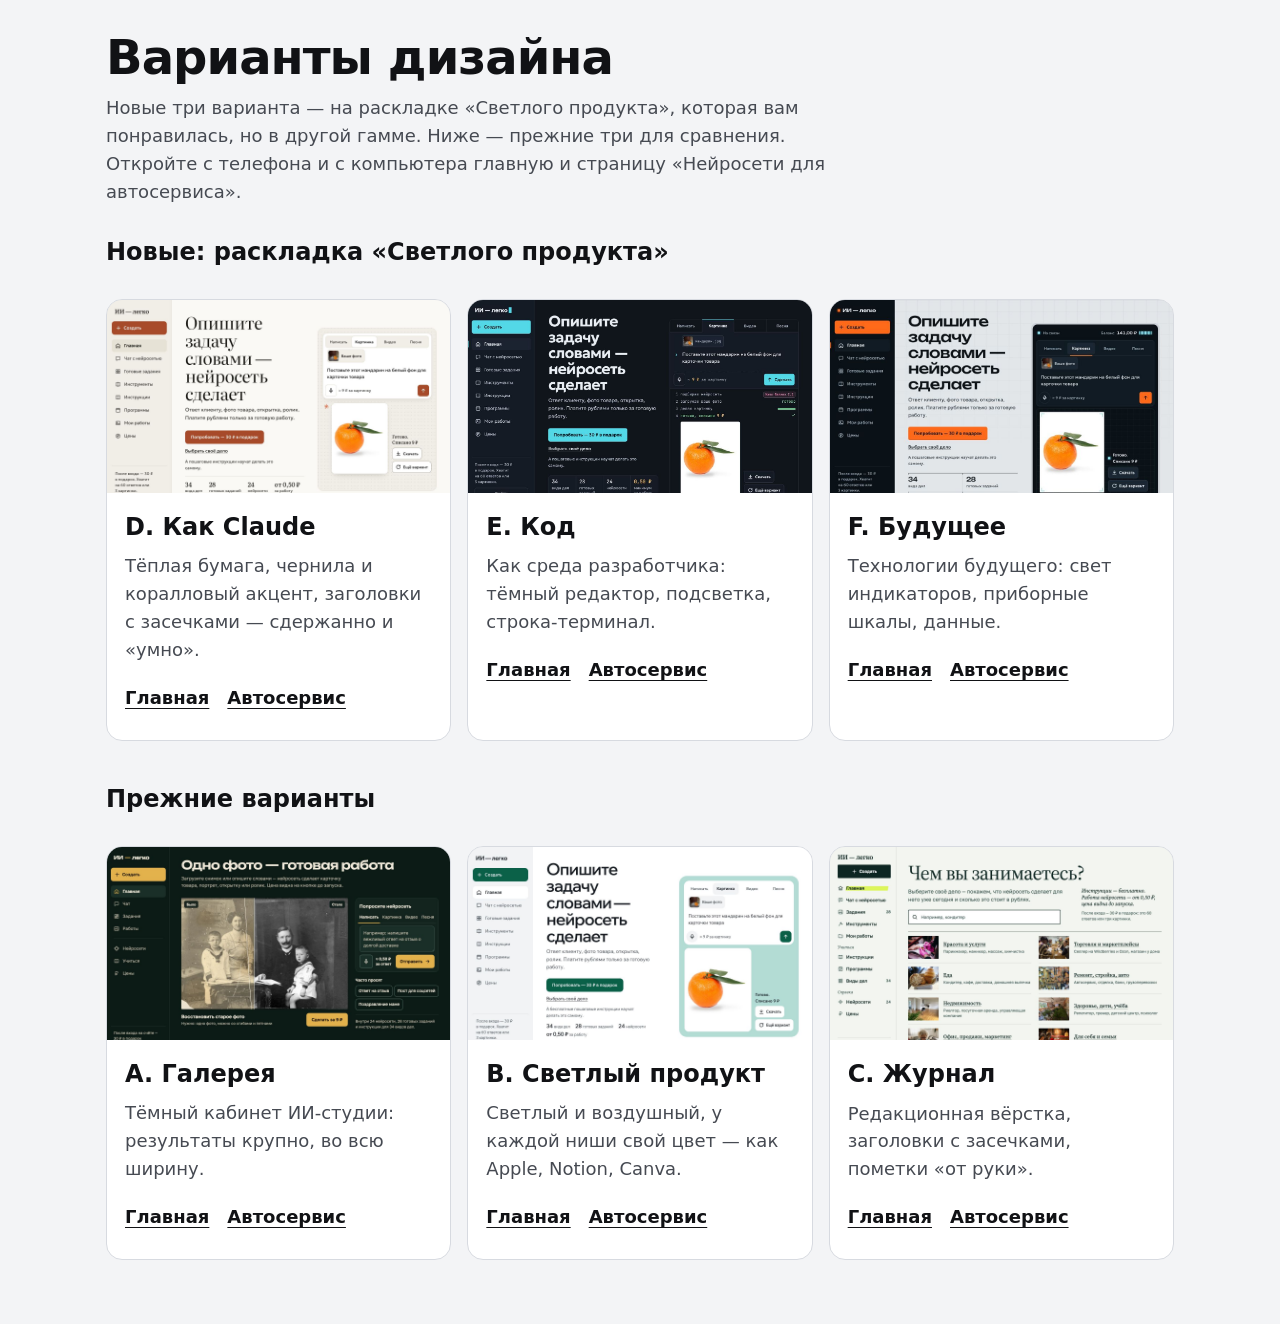
<file: index.html>
<!doctype html>
<html lang="ru">
<head>
<meta charset="utf-8">
<meta name="viewport" content="width=device-width, initial-scale=1">
<meta name="robots" content="noindex,nofollow">
<title>Три варианта дизайна — ИИ — легко</title>
<style>
  :root { --bg: #f3f4f6; --fg: #111215; --fg2: #464a52; --card: #fff; --line: #d7dae0; }
  @media (prefers-color-scheme: dark) { :root { --bg: #0e0f12; --fg: #f2f3f5; --fg2: #b4b7be; --card: #17181c; --line: #2e3036; } }
  * { box-sizing: border-box; }
  body { margin: 0; background: var(--bg); color: var(--fg); font: 18px/1.55 system-ui, -apple-system, "Segoe UI", sans-serif; }
  main { max-width: 1100px; margin: 0 auto; padding: 32px 16px 64px; }
  h1 { font-size: clamp(30px, 5vw, 48px); line-height: 1.05; margin: 0 0 12px; letter-spacing: -0.02em; }
  p { margin: 0 0 12px; color: var(--fg2); max-width: 40em; }
  ul { list-style: none; padding: 0; margin: 28px 0 0; display: grid; gap: 16px; }
  li { background: var(--card); border: 1px solid var(--line); border-radius: 16px; overflow: hidden; }
  li img { display: block; width: 100%; height: auto; aspect-ratio: 16 / 9; object-fit: cover; object-position: top; background: var(--line); }
  li div { padding: 16px 18px 20px; }
  h2 { margin: 0 0 6px; font-size: 24px; }
  a { color: var(--fg); font-weight: 600; text-underline-offset: 4px; display: inline-flex; min-height: 44px; align-items: center; margin-right: 18px; }
  @media (min-width: 900px) { ul { grid-template-columns: repeat(3, minmax(0, 1fr)); } }
</style>
</head>
<body>
<main>
  <h1>Варианты дизайна</h1>
  <p>Новые три варианта — на раскладке «Светлого продукта», которая вам понравилась, но в другой гамме. Ниже — прежние три для сравнения. Откройте с телефона и с компьютера главную и страницу «Нейросети для автосервиса».</p>
  <h2 style="margin-top:28px">Новые: раскладка «Светлого продукта»</h2>
  <ul>
    <li><img src="d-claude/shots/cover.jpg" alt=""><div><h2>D. Как Claude</h2><p>Тёплая бумага, чернила и коралловый акцент, заголовки с засечками — сдержанно и «умно».</p><a href="d-claude/index.html">Главная</a><a href="d-claude/nisha.html">Автосервис</a></div></li>
    <li><img src="e-code/shots/cover.jpg" alt=""><div><h2>E. Код</h2><p>Как среда разработчика: тёмный редактор, подсветка, строка-терминал.</p><a href="e-code/index.html">Главная</a><a href="e-code/nisha.html">Автосервис</a></div></li>
    <li><img src="f-future/shots/cover.jpg" alt=""><div><h2>F. Будущее</h2><p>Технологии будущего: свет индикаторов, приборные шкалы, данные.</p><a href="f-future/index.html">Главная</a><a href="f-future/nisha.html">Автосервис</a></div></li>
  </ul>
  <h2 style="margin-top:40px">Прежние варианты</h2>
  <ul>
    <li><img src="a-gallery/shots/cover.jpg" alt=""><div><h2>A. Галерея</h2><p>Тёмный кабинет ИИ-студии: результаты крупно, во всю ширину.</p><a href="a-gallery/index.html">Главная</a><a href="a-gallery/nisha.html">Автосервис</a></div></li>
    <li><img src="b-light/shots/cover.jpg" alt=""><div><h2>B. Светлый продукт</h2><p>Светлый и воздушный, у каждой ниши свой цвет — как Apple, Notion, Canva.</p><a href="b-light/index.html">Главная</a><a href="b-light/nisha.html">Автосервис</a></div></li>
    <li><img src="c-journal/shots/cover.jpg" alt=""><div><h2>C. Журнал</h2><p>Редакционная вёрстка, заголовки с засечками, пометки «от руки».</p><a href="c-journal/index.html">Главная</a><a href="c-journal/nisha.html">Автосервис</a></div></li>
  </ul>
</main>
</body>
</html>
</file>
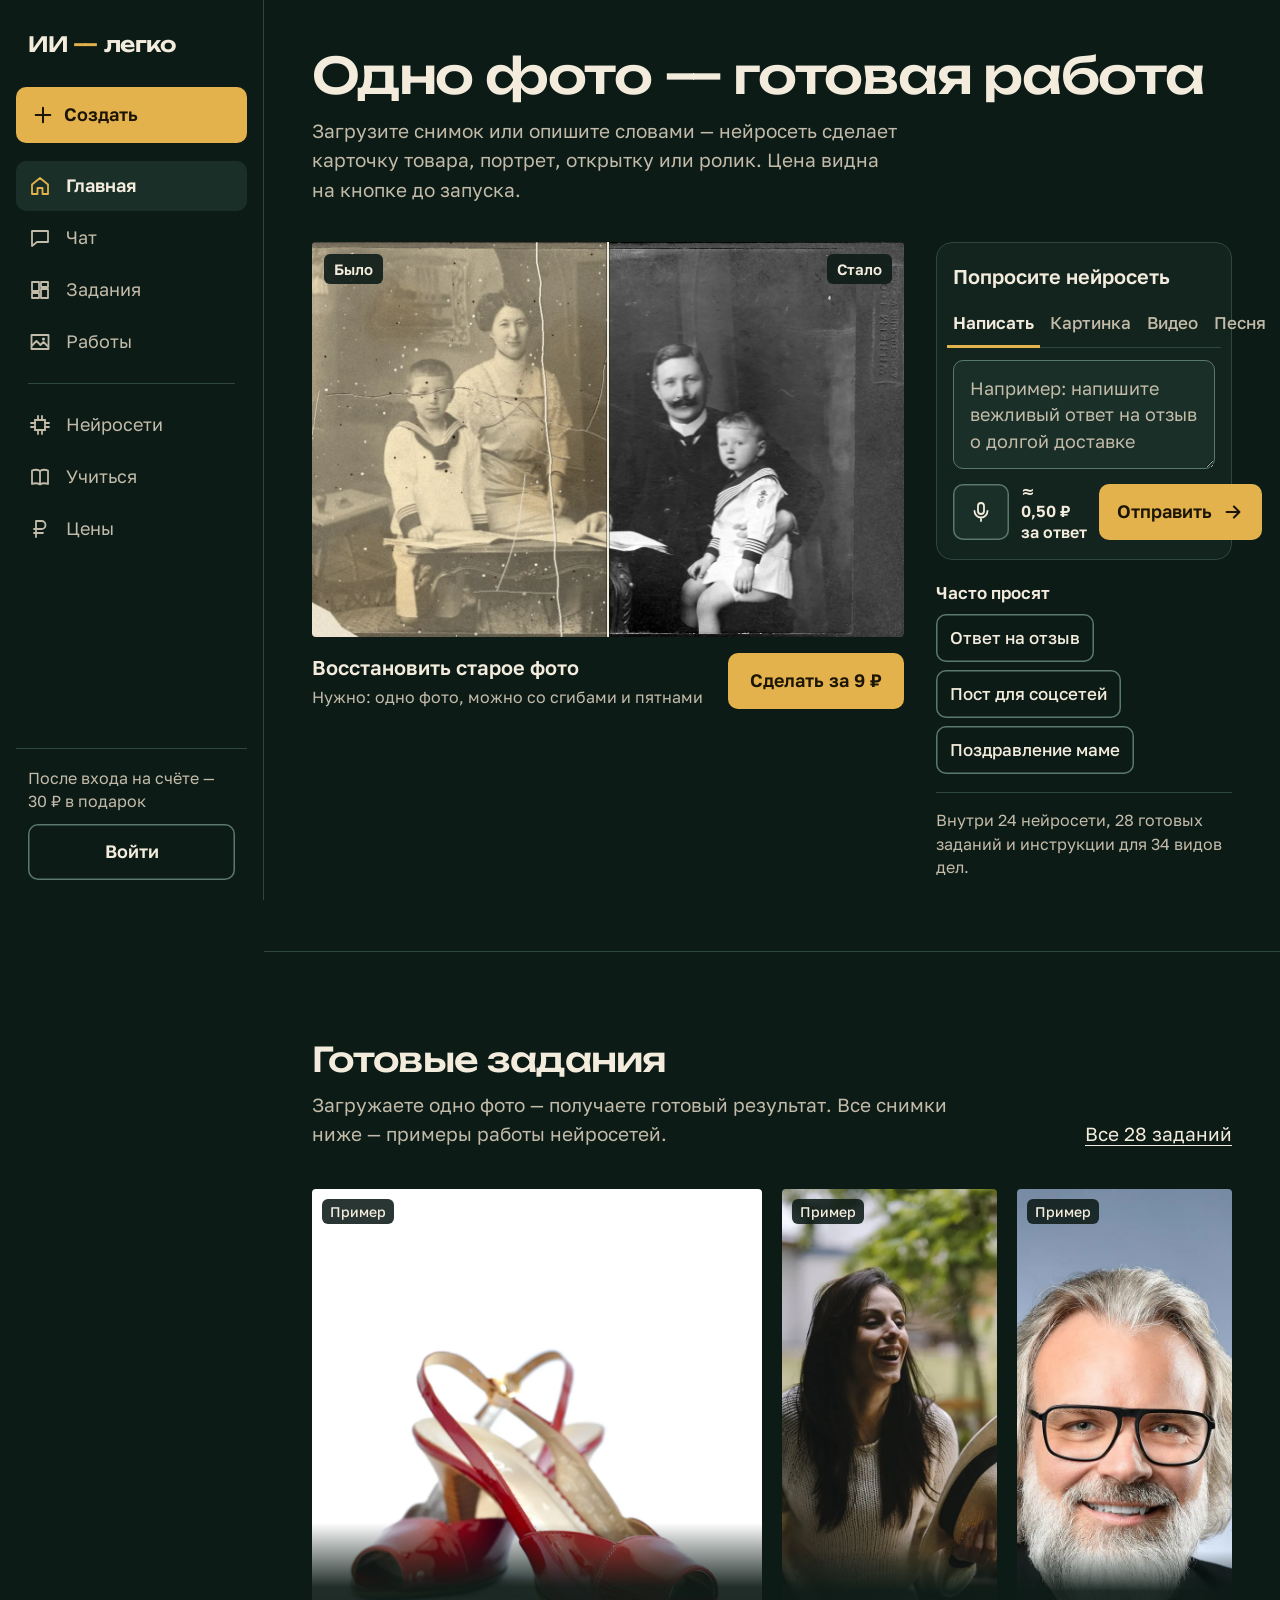
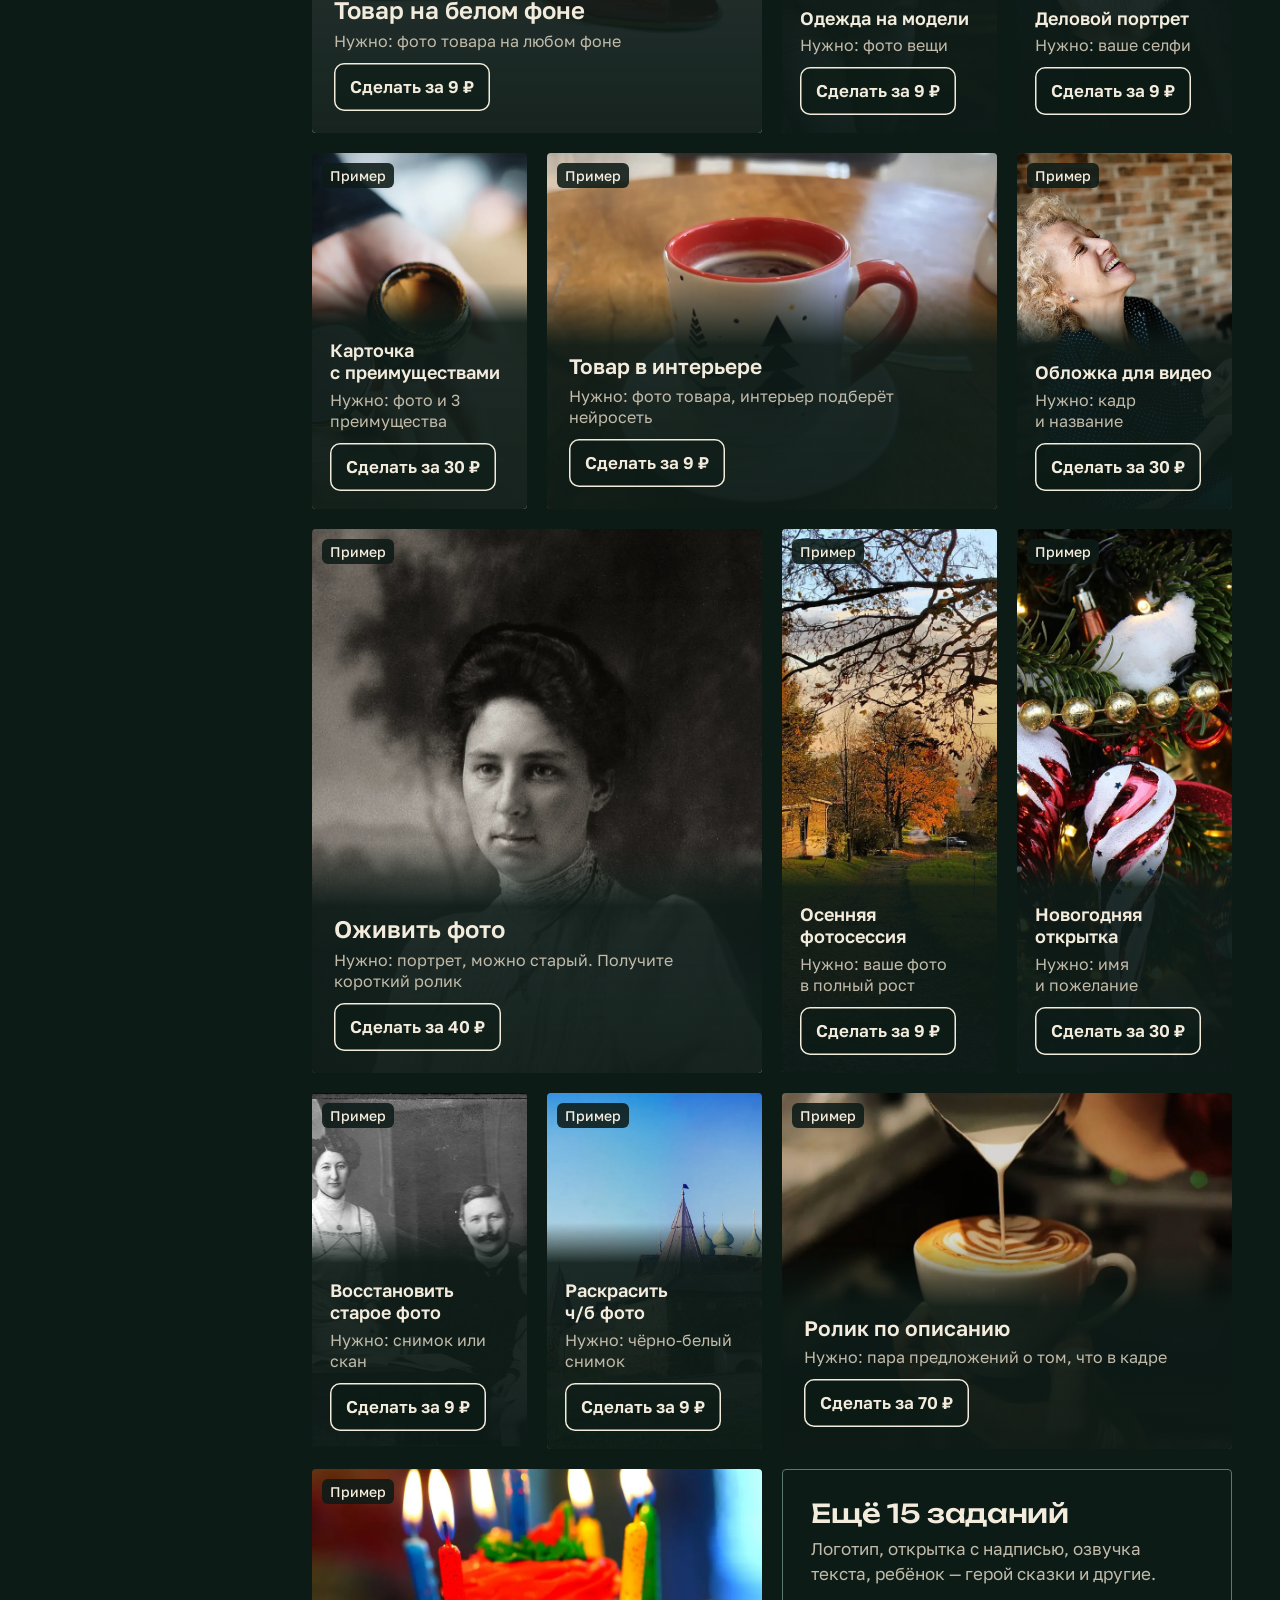
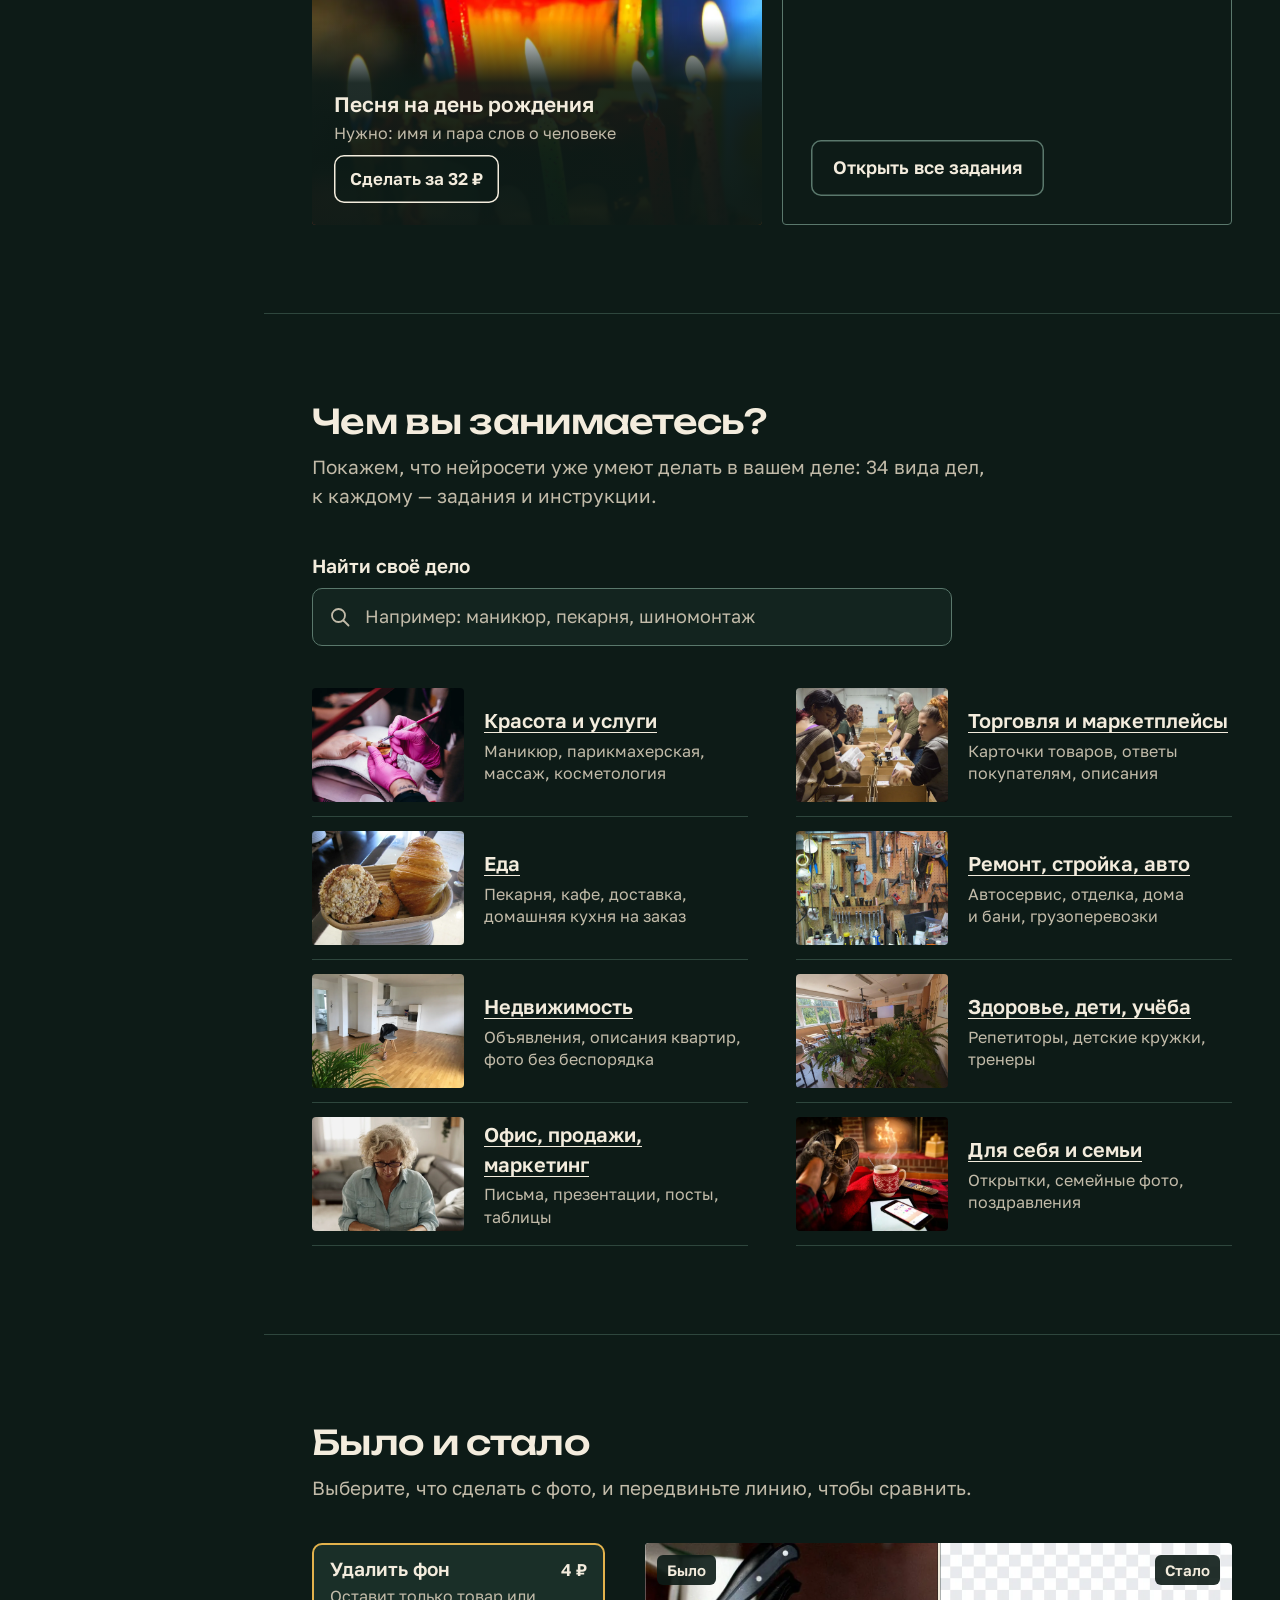
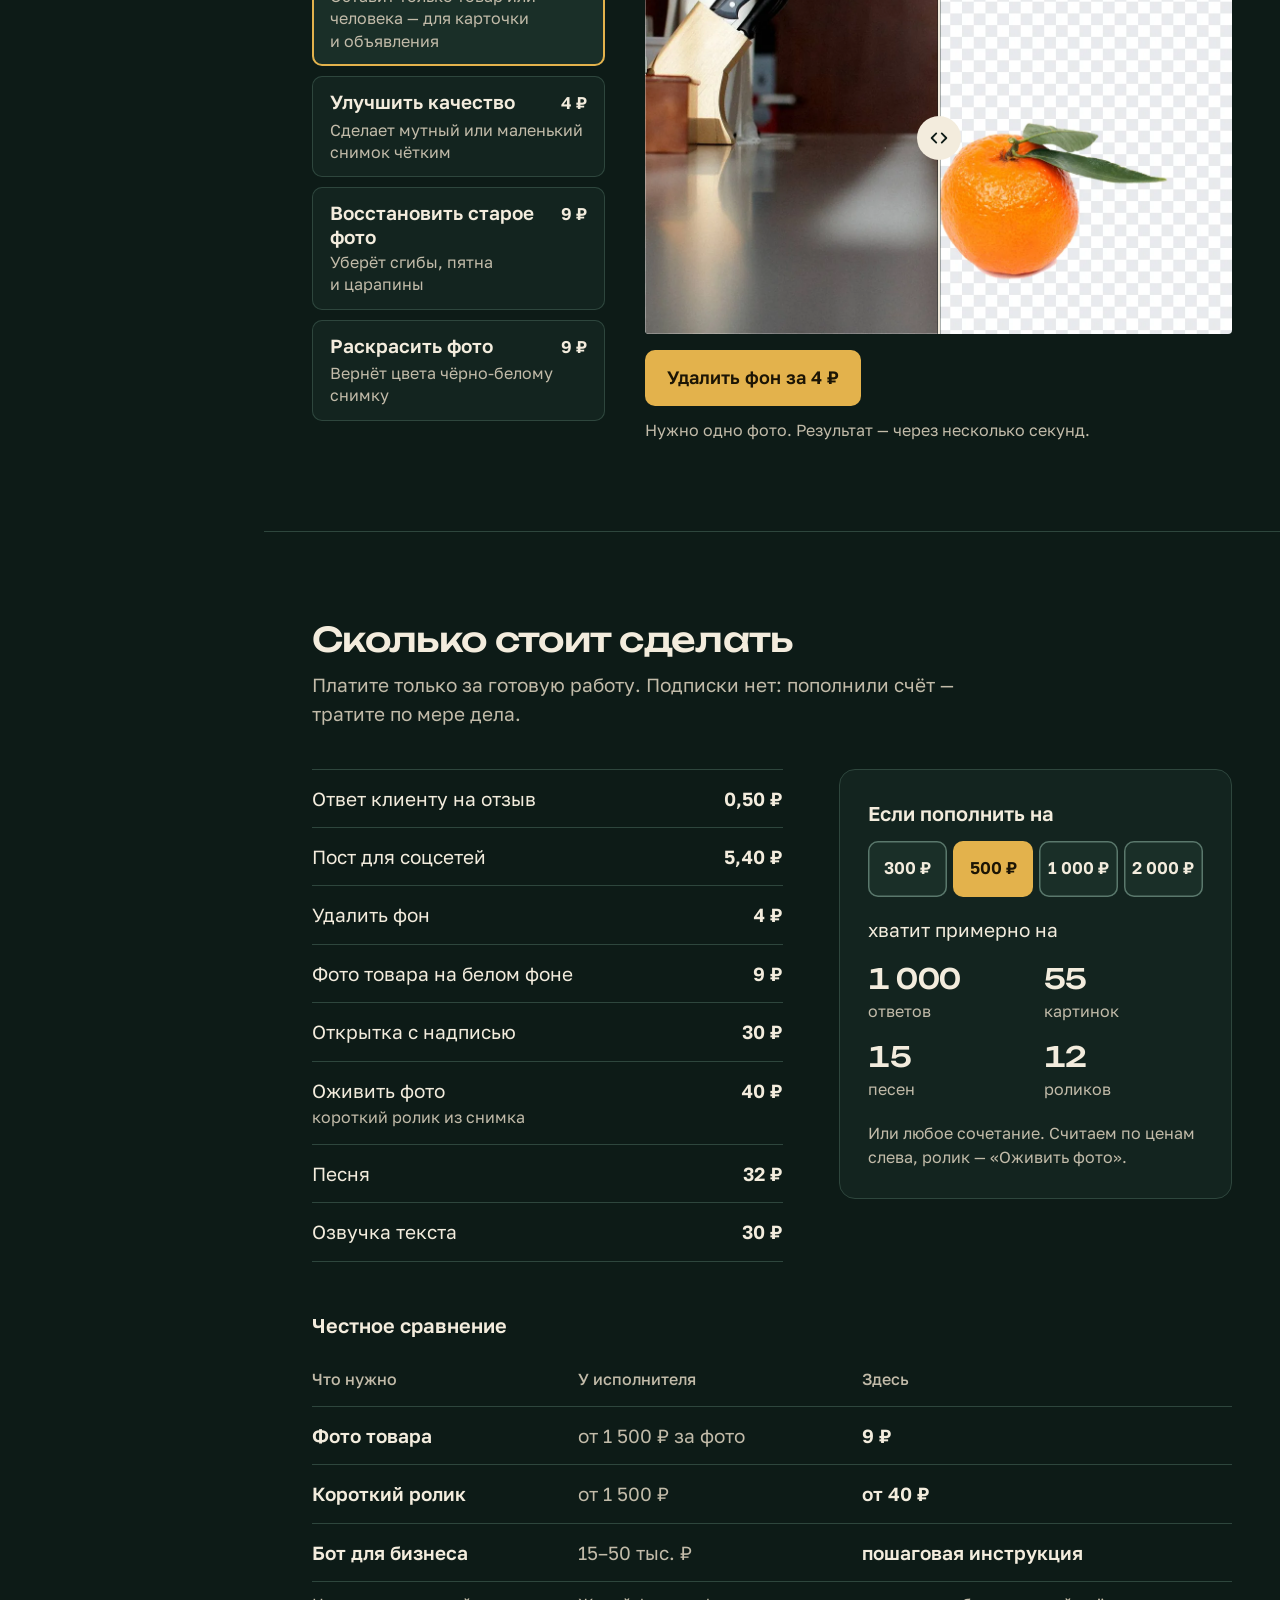
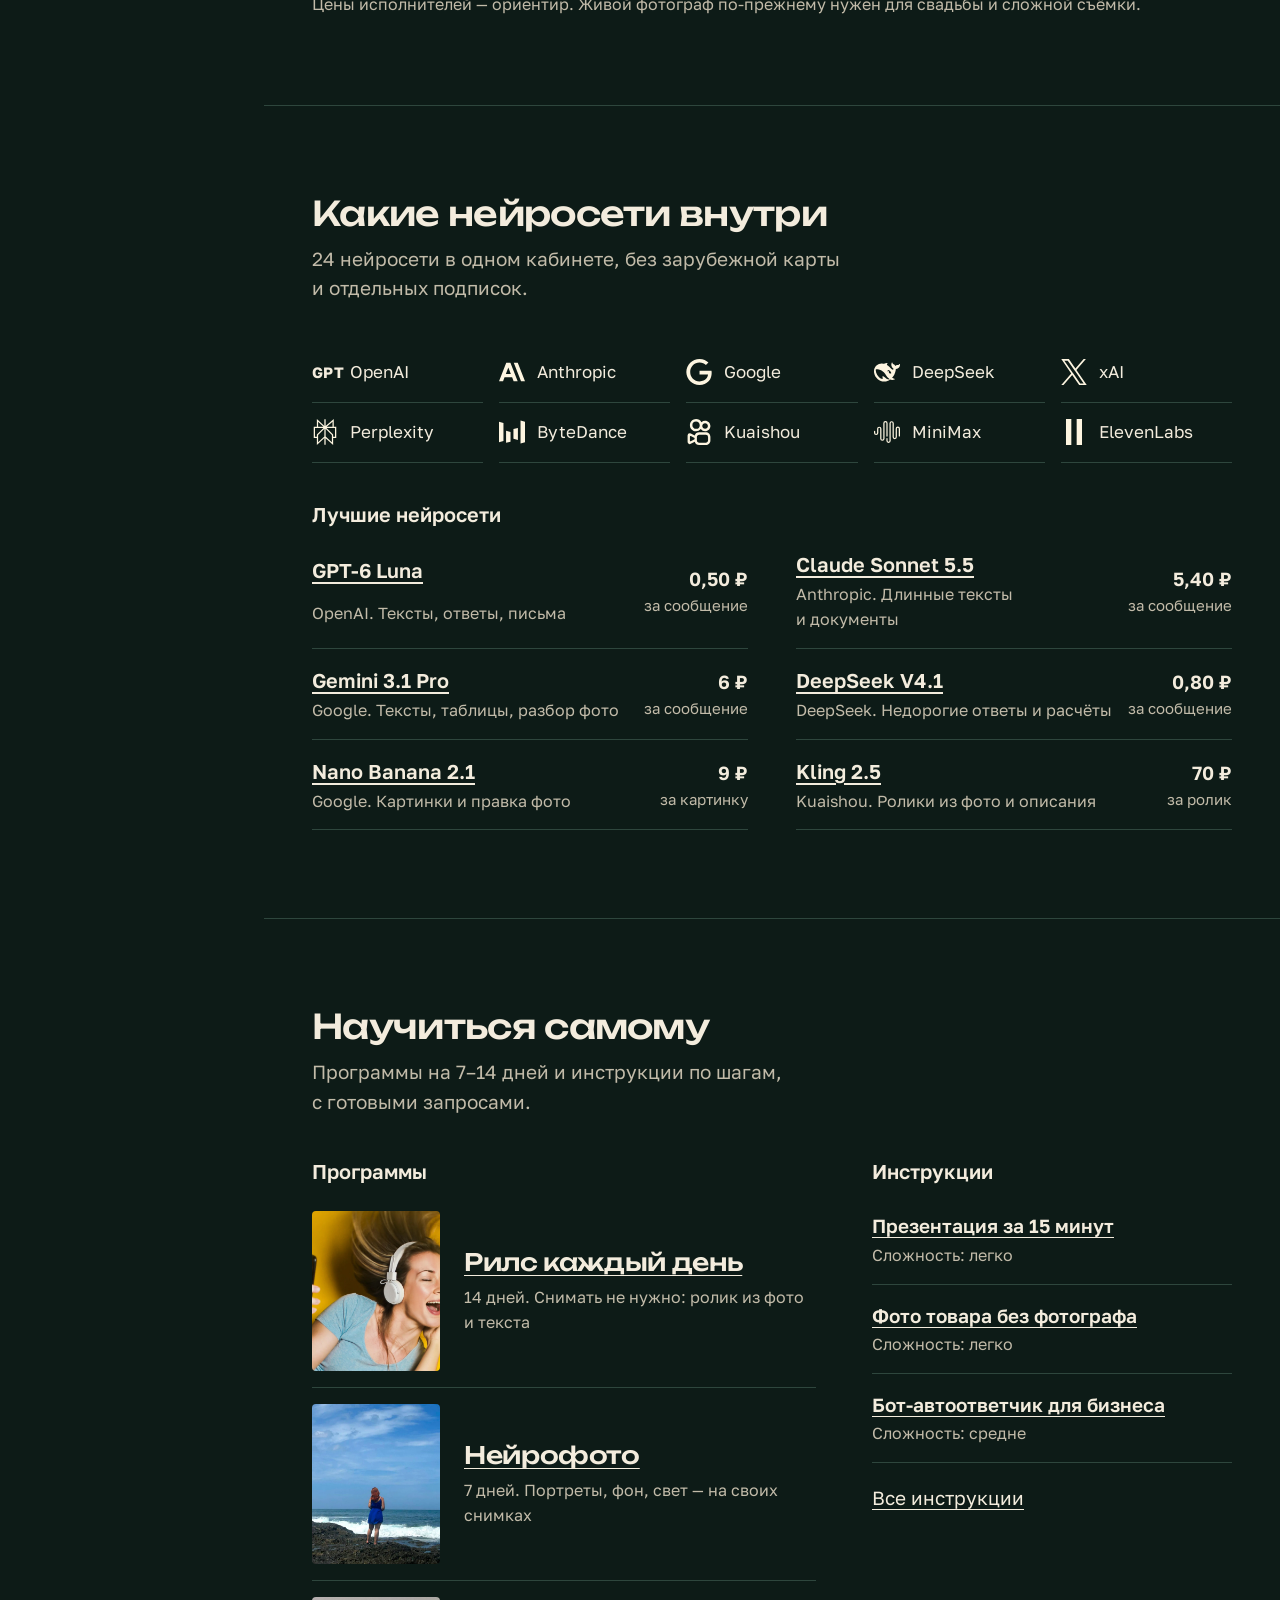
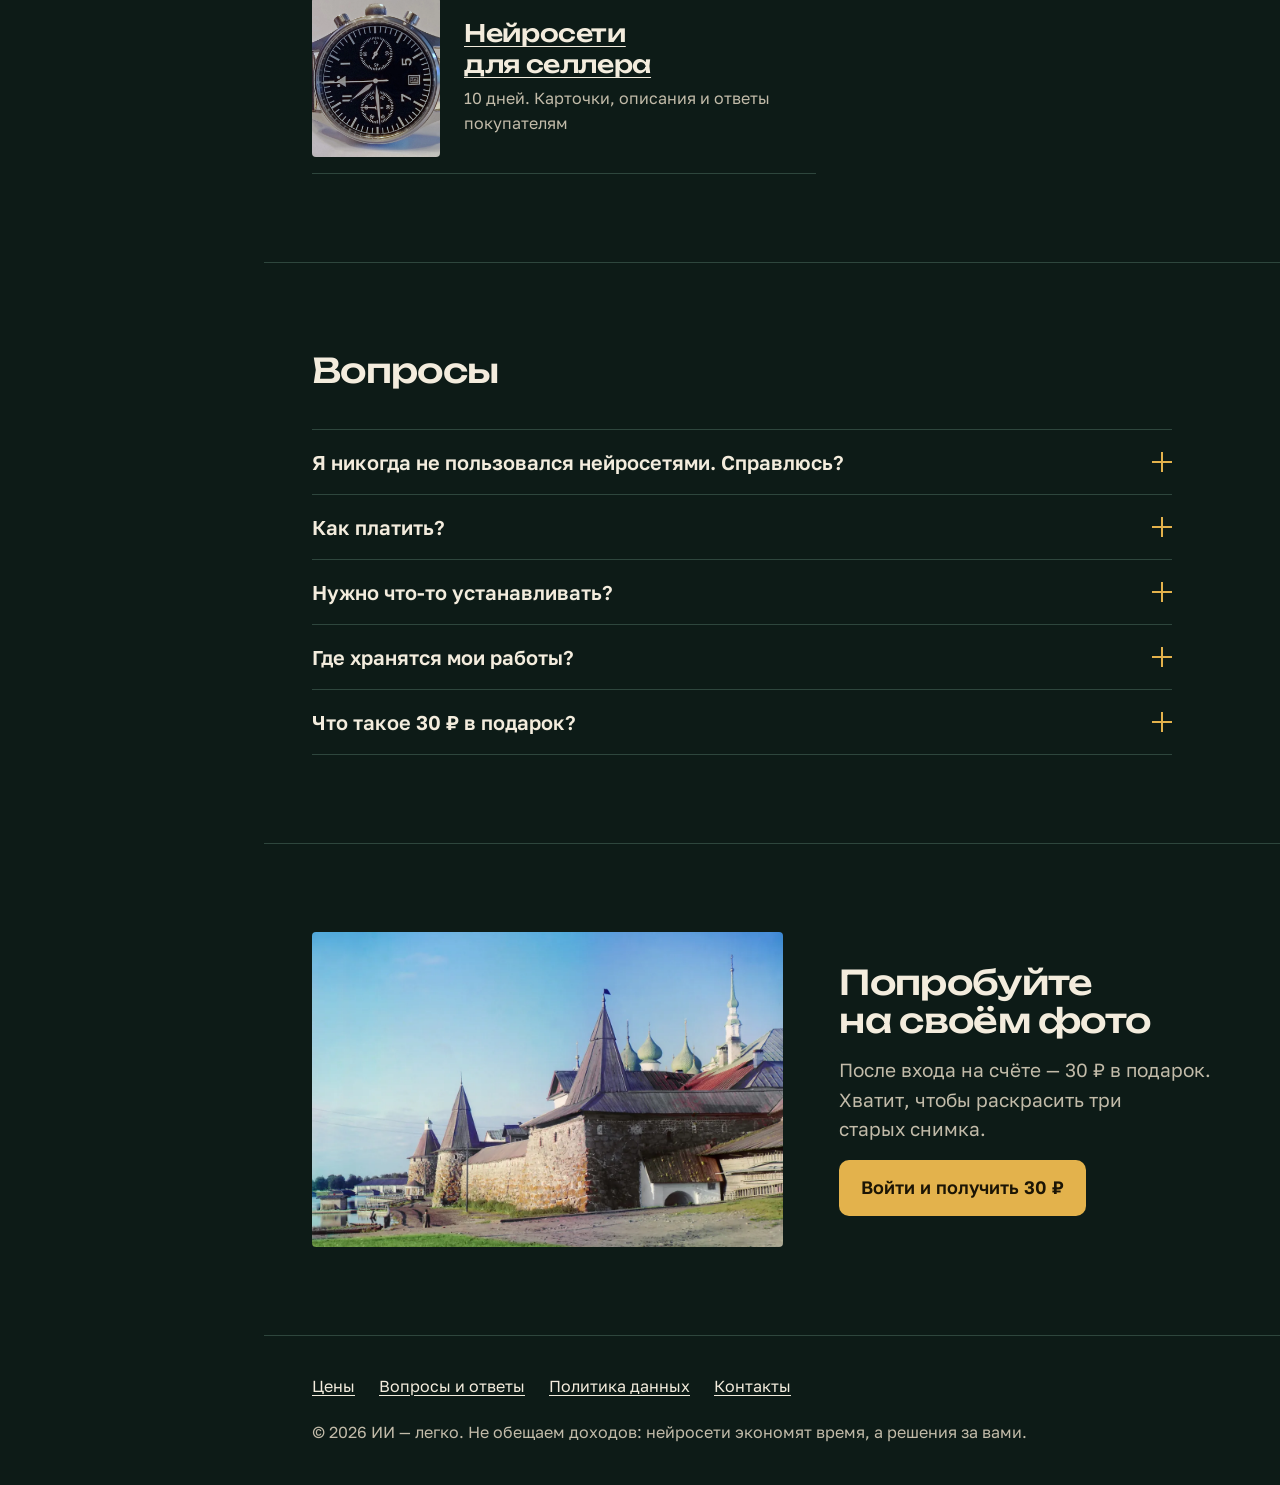
<file: a-gallery/index.html>
<!doctype html>
<html lang="ru">
<head>
<meta charset="utf-8">
<meta name="viewport" content="width=device-width, initial-scale=1">
<title>ИИ — легко: готовые работы нейросетей за рубли</title>
<meta name="description" content="Одно фото — готовая работа: карточка товара, портрет, открытка, ролик. Цена видна до запуска, от 0,50 ₽.">
<link rel="preload" href="fonts/unbounded-cyrillic-wght-normal.woff2" as="font" type="font/woff2" crossorigin>
<link rel="preload" href="fonts/golos-text-cyrillic-wght-normal.woff2" as="font" type="font/woff2" crossorigin>
<link rel="stylesheet" href="style.css">
</head>
<body>
<svg width="0" height="0" style="position:absolute" aria-hidden="true">
  <symbol id="i-home" viewBox="0 0 24 24"><path d="M4 10.5 12 4l8 6.5V20h-5.5v-6h-5v6H4z" fill="none" stroke="currentColor" stroke-width="1.8" stroke-linejoin="round"/></symbol>
  <symbol id="i-chat" viewBox="0 0 24 24"><path d="M4 5h16v11H9l-5 4z" fill="none" stroke="currentColor" stroke-width="1.8" stroke-linejoin="round"/></symbol>
  <symbol id="i-plus" viewBox="0 0 24 24"><path d="M12 4v16M4 12h16" stroke="currentColor" stroke-width="2.2" stroke-linecap="round"/></symbol>
  <symbol id="i-tasks" viewBox="0 0 24 24"><path d="M4 4h7v9H4zM13 4h7v5h-7zM13 11h7v9h-7zM4 15h7v5H4z" fill="none" stroke="currentColor" stroke-width="1.8" stroke-linejoin="round"/></symbol>
  <symbol id="i-works" viewBox="0 0 24 24"><path d="M3.5 5h17v14h-17z" fill="none" stroke="currentColor" stroke-width="1.8" stroke-linejoin="round"/><path d="m3.5 16 5-5 4 4 3-3 5 5" fill="none" stroke="currentColor" stroke-width="1.8" stroke-linejoin="round"/><circle cx="15.5" cy="9" r="1.6" fill="currentColor"/></symbol>
  <symbol id="i-chip" viewBox="0 0 24 24"><path d="M7 7h10v10H7z" fill="none" stroke="currentColor" stroke-width="1.8"/><path d="M10 3v4M14 3v4M10 17v4M14 17v4M3 10h4M3 14h4M17 10h4M17 14h4" stroke="currentColor" stroke-width="1.8" stroke-linecap="round"/></symbol>
  <symbol id="i-book" viewBox="0 0 24 24"><path d="M4 5.5C6.5 4.5 9.5 4.5 12 6c2.5-1.5 5.5-1.5 8-.5V19c-2.5-1-5.5-1-8 .5-2.5-1.5-5.5-1.5-8-.5z M12 6v13.5" fill="none" stroke="currentColor" stroke-width="1.8" stroke-linejoin="round"/></symbol>
  <symbol id="i-rub" viewBox="0 0 24 24"><path d="M8 20V4h5.5a4 4 0 0 1 0 8H6M6 16h9" fill="none" stroke="currentColor" stroke-width="1.8" stroke-linecap="round" stroke-linejoin="round"/></symbol>
  <symbol id="i-mic" viewBox="0 0 24 24"><rect x="9" y="3" width="6" height="11" rx="3" fill="none" stroke="currentColor" stroke-width="1.8"/><path d="M5.5 11a6.5 6.5 0 0 0 13 0M12 17.5V21" fill="none" stroke="currentColor" stroke-width="1.8" stroke-linecap="round"/></symbol>
  <symbol id="i-send" viewBox="0 0 24 24"><path d="M5 12h13M13 6l6 6-6 6" fill="none" stroke="currentColor" stroke-width="2.2" stroke-linecap="round" stroke-linejoin="round"/></symbol>
  <symbol id="i-search" viewBox="0 0 24 24"><circle cx="10.5" cy="10.5" r="6.5" fill="none" stroke="currentColor" stroke-width="1.8"/><path d="m15.5 15.5 5 5" stroke="currentColor" stroke-width="1.8" stroke-linecap="round"/></symbol>
  <symbol id="i-drag" viewBox="0 0 24 24"><path d="M9 7 4 12l5 5M15 7l5 5-5 5" fill="none" stroke="currentColor" stroke-width="2" stroke-linecap="round" stroke-linejoin="round"/></symbol>
</svg>

<a class="skip" href="#content">Перейти к содержанию</a>

<div class="shell">
  <aside class="rail" aria-label="Разделы">
    <a class="brand" href="index.html">ИИ<span class="brand__dash">—</span>легко</a>
    <a class="btn btn--brass rail__create" href="#ask"><svg aria-hidden="true"><use href="#i-plus"/></svg>Создать</a>
    <nav class="rail__nav" aria-label="Кабинет">
      <a href="index.html" aria-current="page"><svg aria-hidden="true"><use href="#i-home"/></svg>Главная</a>
      <a href="#ask"><svg aria-hidden="true"><use href="#i-chat"/></svg>Чат</a>
      <a href="#zadaniya"><svg aria-hidden="true"><use href="#i-tasks"/></svg>Задания</a>
      <a href="#"><svg aria-hidden="true"><use href="#i-works"/></svg>Работы</a>
      <div class="rail__sep" role="presentation"></div>
      <a href="#neiroseti"><svg aria-hidden="true"><use href="#i-chip"/></svg>Нейросети</a>
      <a href="#uchitsya"><svg aria-hidden="true"><use href="#i-book"/></svg>Учиться</a>
      <a href="#ceny"><svg aria-hidden="true"><use href="#i-rub"/></svg>Цены</a>
    </nav>
    <div class="rail__foot">
      <p class="rail__gift">После входа на&nbsp;счёте&nbsp;— 30&nbsp;₽ в&nbsp;подарок</p>
      <a class="btn btn--line" href="#">Войти</a>
    </div>
  </aside>

  <div>
    <header class="topbar">
      <a class="brand" href="index.html">ИИ<span class="brand__dash">—</span>легко</a>
      <a class="btn btn--line topbar__login" href="#">Войти</a>
    </header>

    <main class="main" id="content">
      <!-- Первый экран -->
      <section class="hero">
        <div class="wrap hero__grid">
          <div class="hero__text">
            <h1 class="h1">Одно фото&nbsp;— готовая работа</h1>
            <p class="lead">Загрузите снимок или опишите словами&nbsp;— нейросеть сделает карточку товара, портрет, открытку или ролик. Цена видна на&nbsp;кнопке до&nbsp;запуска.</p>
          </div>

          <figure class="hero__show" style="margin-block:0">
            <div class="compare compare--auto" aria-label="Пример: старое фото до и после восстановления" role="img">
              <img src="../assets/vosstanovit-staroe-foto-after.webp" alt="" width="1200" height="800">
              <img class="compare__before" src="../assets/vosstanovit-staroe-foto-before.webp" alt="" width="1200" height="800">
              <span class="compare__line" aria-hidden="true"></span>
              <span class="compare__tag compare__tag--l" aria-hidden="true">Было</span>
              <span class="compare__tag compare__tag--r" aria-hidden="true">Стало</span>
            </div>
            <figcaption class="plaque">
              <span class="plaque__title">Восстановить старое фото</span>
              <span class="plaque__need">Нужно: одно фото, можно со&nbsp;сгибами и&nbsp;пятнами</span>
              <a class="btn btn--brass" href="#">Сделать за&nbsp;9&nbsp;₽</a>
            </figcaption>
          </figure>

          <div class="hero__ask">
          <form class="ask" id="ask" onsubmit="return false">
            <label class="ask__title" for="ask-field">Попросите нейросеть</label>
            <div class="ask__tabs" role="tablist" aria-label="Что сделать">
              <button class="ask__tab" type="button" role="tab" aria-selected="true" data-cost="≈ 0,50&nbsp;₽ за&nbsp;ответ" data-ph="Например: напишите вежливый ответ на&nbsp;отзыв о&nbsp;долгой доставке">Написать</button>
              <button class="ask__tab" type="button" role="tab" aria-selected="false" data-cost="≈ 9&nbsp;₽ за&nbsp;картинку" data-ph="Например: кружка с&nbsp;кофе на&nbsp;деревянном столе, утренний свет">Картинка</button>
              <button class="ask__tab" type="button" role="tab" aria-selected="false" data-cost="от&nbsp;40&nbsp;₽ за&nbsp;ролик" data-ph="Например: пар поднимается над чашкой, камера медленно приближается">Видео</button>
              <button class="ask__tab" type="button" role="tab" aria-selected="false" data-cost="≈ 32&nbsp;₽ за&nbsp;песню" data-ph="Например: весёлая песня на&nbsp;день рождения маме, её зовут Ольга">Песня</button>
            </div>
            <textarea class="ask__field" id="ask-field" rows="3" placeholder="Например: напишите вежливый ответ на отзыв о долгой доставке"></textarea>
            <div class="ask__bar">
              <button class="ask__mic" type="button" aria-label="Сказать голосом"><svg aria-hidden="true"><use href="#i-mic"/></svg></button>
              <p class="ask__cost" aria-live="polite"><b>≈ 0,50&nbsp;₽ за&nbsp;ответ</b></p>
              <button class="btn btn--brass ask__send" type="submit" aria-label="Отправить"><span class="ask__send-text">Отправить</span><svg aria-hidden="true"><use href="#i-send"/></svg></button>
            </div>
          </form>
          <div class="quick">
            <p class="quick__title">Часто просят</p>
            <ul class="quick__list">
              <li><button class="quick__item" type="button" data-q="Напишите вежливый ответ на отзыв: «Доставка шла неделю»">Ответ на&nbsp;отзыв</button></li>
              <li><button class="quick__item" type="button" data-q="Напишите пост для соцсетей о&nbsp;скидке 10&nbsp;% на&nbsp;маникюр в&nbsp;будни">Пост для&nbsp;соцсетей</button></li>
              <li><button class="quick__item" type="button" data-q="Напишите тёплое поздравление маме с&nbsp;днём рождения, ей 60 лет">Поздравление маме</button></li>
            </ul>
            <p class="quick__facts">Внутри 24 нейросети, 28 готовых заданий и&nbsp;инструкции для 34 видов дел.</p>
          </div>
          </div>
        </div>
      </section>

      <!-- Готовые задания: мозаика -->
      <section class="section" id="zadaniya" aria-labelledby="h-zadaniya">
        <div class="wrap">
          <div class="section__head section__head--row">
            <div style="display:grid;gap:12px">
              <h2 class="h2" id="h-zadaniya">Готовые задания</h2>
              <p class="lead">Загружаете одно фото&nbsp;— получаете готовый результат. Все снимки ниже&nbsp;— примеры работы нейросетей.</p>
            </div>
            <a href="#">Все 28 заданий</a>
          </div>

          <div class="wall">
            <a class="work w-xl" href="#">
              <img src="../assets/tovar-na-belom-fone.webp" alt="Красная босоножка на белом фоне" loading="lazy" width="960" height="1200">
              <span class="work__tag">Пример</span>
              <span class="work__label"><span class="work__title">Товар на&nbsp;белом фоне</span><span class="work__need">Нужно: фото товара на&nbsp;любом фоне</span><span class="work__price"><span class="work__price-verb">Сделать за&nbsp;</span>9&nbsp;₽</span></span>
            </a>
            <a class="work w-tall" href="#">
              <img src="../assets/odezhda-na-modeli.webp" alt="Девушка в бежевом свитере и шляпе" loading="lazy" width="960" height="1200">
              <span class="work__tag">Пример</span>
              <span class="work__label"><span class="work__title">Одежда на&nbsp;модели</span><span class="work__need">Нужно: фото вещи</span><span class="work__price"><span class="work__price-verb">Сделать за&nbsp;</span>9&nbsp;₽</span></span>
            </a>
            <a class="work w-tall" href="#">
              <img src="../assets/delovoj-portret.webp" alt="Мужчина с седой бородой в деловом костюме" loading="lazy" width="960" height="1200">
              <span class="work__tag">Пример</span>
              <span class="work__label"><span class="work__title">Деловой портрет</span><span class="work__need">Нужно: ваше селфи</span><span class="work__price"><span class="work__price-verb">Сделать за&nbsp;</span>9&nbsp;₽</span></span>
            </a>
            <a class="work w-md" href="#">
              <img src="../assets/kartochka-s-preimushchestvami.webp" alt="Баночка крема в руке" loading="lazy" width="960" height="1200">
              <span class="work__tag">Пример</span>
              <span class="work__label"><span class="work__title">Карточка с&nbsp;преиму&shy;ществами</span><span class="work__need">Нужно: фото и&nbsp;3 преимущества</span><span class="work__price"><span class="work__price-verb">Сделать за&nbsp;</span>30&nbsp;₽</span></span>
            </a>
            <a class="work w-wide" href="#">
              <img src="../assets/tovar-v-interere.webp" alt="Кружка с ёлочками на столе в кафе" loading="lazy" width="960" height="1200">
              <span class="work__tag">Пример</span>
              <span class="work__label"><span class="work__title">Товар в&nbsp;интерьере</span><span class="work__need">Нужно: фото товара, интерьер подберёт нейросеть</span><span class="work__price"><span class="work__price-verb">Сделать за&nbsp;</span>9&nbsp;₽</span></span>
            </a>
            <a class="work w-md" href="#">
              <img src="../assets/oblozhka-dlya-youtube.webp" alt="Улыбающаяся женщина с книгой" loading="lazy" width="960" height="1200">
              <span class="work__tag">Пример</span>
              <span class="work__label"><span class="work__title">Обложка для видео</span><span class="work__need">Нужно: кадр и&nbsp;название</span><span class="work__price"><span class="work__price-verb">Сделать за&nbsp;</span>30&nbsp;₽</span></span>
            </a>
            <a class="work w-xl" href="#">
              <img src="../assets/ozhivit-foto.webp" alt="Старый портрет женщины в светлой блузке" loading="lazy" width="960" height="1200">
              <span class="work__tag">Пример</span>
              <span class="work__label"><span class="work__title">Оживить фото</span><span class="work__need">Нужно: портрет, можно старый. Получите короткий ролик</span><span class="work__price"><span class="work__price-verb">Сделать за&nbsp;</span>40&nbsp;₽</span></span>
            </a>
            <a class="work w-tall" href="#">
              <img src="../assets/osennyaya-fotosessiya.webp" alt="Девушка в красной куртке на осенней аллее" loading="lazy" width="960" height="1200">
              <span class="work__tag">Пример</span>
              <span class="work__label"><span class="work__title">Осенняя фотосессия</span><span class="work__need">Нужно: ваше фото в&nbsp;полный рост</span><span class="work__price"><span class="work__price-verb">Сделать за&nbsp;</span>9&nbsp;₽</span></span>
            </a>
            <a class="work w-tall" href="#">
              <img src="../assets/novogodnyaya-otkrytka.webp" alt="Ёлочные игрушки на ветках" loading="lazy" width="960" height="1200">
              <span class="work__tag">Пример</span>
              <span class="work__label"><span class="work__title">Новогодняя открытка</span><span class="work__need">Нужно: имя и&nbsp;пожелание</span><span class="work__price"><span class="work__price-verb">Сделать за&nbsp;</span>30&nbsp;₽</span></span>
            </a>
            <a class="work w-md" href="#">
              <img src="../assets/vosstanovit-staroe-foto.webp" alt="Восстановленное семейное фото начала века" loading="lazy" width="960" height="1200">
              <span class="work__tag">Пример</span>
              <span class="work__label"><span class="work__title">Восстановить старое фото</span><span class="work__need">Нужно: снимок или скан</span><span class="work__price"><span class="work__price-verb">Сделать за&nbsp;</span>9&nbsp;₽</span></span>
            </a>
            <a class="work w-md" href="#">
              <img src="../assets/raskrasit-foto.webp" alt="Раскрашенное фото крепости у реки" loading="lazy" width="960" height="1200">
              <span class="work__tag">Пример</span>
              <span class="work__label"><span class="work__title">Раскрасить ч/б фото</span><span class="work__need">Нужно: чёрно-белый снимок</span><span class="work__price"><span class="work__price-verb">Сделать за&nbsp;</span>9&nbsp;₽</span></span>
            </a>
            <a class="work w-wide" href="#">
              <img src="../assets/rolik-po-opisaniyu.webp" alt="Молоко льётся в чашку кофе" loading="lazy" width="960" height="1200">
              <span class="work__tag">Пример</span>
              <span class="work__label"><span class="work__title">Ролик по&nbsp;описанию</span><span class="work__need">Нужно: пара предложений о&nbsp;том, что в&nbsp;кадре</span><span class="work__price"><span class="work__price-verb">Сделать за&nbsp;</span>70&nbsp;₽</span></span>
            </a>
            <a class="work w-wide" href="#">
              <img src="../assets/pesnya-na-den-rozhdeniya.webp" alt="Праздничный торт со свечами" loading="lazy" width="960" height="1200">
              <span class="work__tag">Пример</span>
              <span class="work__label"><span class="work__title">Песня на&nbsp;день рождения</span><span class="work__need">Нужно: имя и&nbsp;пара слов о&nbsp;человеке</span><span class="work__price"><span class="work__price-verb">Сделать за&nbsp;</span>32&nbsp;₽</span></span>
            </a>
            <div class="wall__more">
              <div>
                <p>Ещё 15 заданий</p>
                <p class="muted">Логотип, открытка с&nbsp;надписью, озвучка текста, ребёнок&nbsp;— герой сказки и&nbsp;другие.</p>
              </div>
              <a class="btn btn--line" href="#">Открыть все задания</a>
            </div>
          </div>
        </div>
      </section>

      <!-- Чем вы занимаетесь -->
      <section class="section" aria-labelledby="h-delo">
        <div class="wrap">
          <div class="section__head">
            <h2 class="h2" id="h-delo">Чем вы занимаетесь?</h2>
            <p class="lead">Покажем, что нейросети уже умеют делать в&nbsp;вашем деле: 34 вида дел, к&nbsp;каждому&nbsp;— задания и&nbsp;инструкции.</p>
          </div>
          <form class="search" role="search" onsubmit="return false">
            <label for="delo">Найти своё дело</label>
            <input id="delo" type="search" placeholder="Например: маникюр, пекарня, шиномонтаж" autocomplete="off">
            <svg aria-hidden="true"><use href="#i-search"/></svg>
          </form>
          <ul class="groups">
            <li><a class="group" href="#"><img src="../assets/gruppa-uslugi.webp" alt="" loading="lazy" width="960" height="720"><span><span class="group__name">Красота и&nbsp;услуги</span><span class="group__hint">Маникюр, парикмахерская, массаж, косметология</span></span></a></li>
            <li><a class="group" href="#"><img src="../assets/gruppa-torgovlya.webp" alt="" loading="lazy" width="960" height="720"><span><span class="group__name">Торговля и&nbsp;маркетплейсы</span><span class="group__hint">Карточки товаров, ответы покупателям, описания</span></span></a></li>
            <li><a class="group" href="#"><img src="../assets/gruppa-eda.webp" alt="" loading="lazy" width="960" height="720"><span><span class="group__name">Еда</span><span class="group__hint">Пекарня, кафе, доставка, домашняя кухня на&nbsp;заказ</span></span></a></li>
            <li><a class="group" href="nisha.html"><img src="../assets/gruppa-stroyka.webp" alt="" loading="lazy" width="960" height="720"><span><span class="group__name">Ремонт, стройка, авто</span><span class="group__hint">Автосервис, отделка, дома и&nbsp;бани, грузоперевозки</span></span></a></li>
            <li><a class="group" href="#"><img src="../assets/gruppa-nedvizhimost.webp" alt="" loading="lazy" width="960" height="720"><span><span class="group__name">Недвижимость</span><span class="group__hint">Объявления, описания квартир, фото без беспорядка</span></span></a></li>
            <li><a class="group" href="#"><img src="../assets/gruppa-zdorovie-ucheba.webp" alt="" loading="lazy" width="960" height="720"><span><span class="group__name">Здоровье, дети, учёба</span><span class="group__hint">Репетиторы, детские кружки, тренеры</span></span></a></li>
            <li><a class="group" href="#"><img src="../assets/gruppa-ofis.webp" alt="" loading="lazy" width="960" height="720"><span><span class="group__name">Офис, продажи, маркетинг</span><span class="group__hint">Письма, презентации, посты, таблицы</span></span></a></li>
            <li><a class="group" href="#"><img src="../assets/gruppa-dlya-sebya.webp" alt="" loading="lazy" width="960" height="720"><span><span class="group__name">Для себя и&nbsp;семьи</span><span class="group__hint">Открытки, семейные фото, поздравления</span></span></a></li>
          </ul>
        </div>
      </section>

      <!-- Было / стало -->
      <section class="section" aria-labelledby="h-tools">
        <div class="wrap">
          <div class="section__head">
            <h2 class="h2" id="h-tools">Было и&nbsp;стало</h2>
            <p class="lead">Выберите, что сделать с&nbsp;фото, и&nbsp;передвиньте линию, чтобы сравнить.</p>
          </div>
          <div class="tools">
            <div class="tools__list" role="tablist" aria-label="Инструменты">
              <button class="tool" type="button" role="tab" aria-selected="true" aria-controls="tool-stage" data-slug="udalit-fon" data-name="Удалить фон" data-cost="4" data-alt="Апельсин на столе, затем без фона"><span class="tool__name">Удалить фон</span><span class="tool__price">4&nbsp;₽</span><span class="tool__desc">Оставит только товар или человека&nbsp;— для карточки и&nbsp;объявления</span></button>
              <button class="tool" type="button" role="tab" aria-selected="false" aria-controls="tool-stage" data-slug="uluchshit-kachestvo" data-name="Улучшить качество" data-cost="4" data-alt="Горное озеро: мутный снимок и чёткий"><span class="tool__name">Улучшить качество</span><span class="tool__price">4&nbsp;₽</span><span class="tool__desc">Сделает мутный или маленький снимок чётким</span></button>
              <button class="tool" type="button" role="tab" aria-selected="false" aria-controls="tool-stage" data-slug="vosstanovit-staroe-foto" data-name="Восстановить старое фото" data-cost="9" data-alt="Семейное фото: со сгибами и восстановленное"><span class="tool__name">Восстановить старое фото</span><span class="tool__price">9&nbsp;₽</span><span class="tool__desc">Уберёт сгибы, пятна и&nbsp;царапины</span></button>
              <button class="tool" type="button" role="tab" aria-selected="false" aria-controls="tool-stage" data-slug="raskrasit-foto" data-name="Раскрасить фото" data-cost="9" data-alt="Крепость у реки: чёрно-белое и цветное фото"><span class="tool__name">Раскрасить фото</span><span class="tool__price">9&nbsp;₽</span><span class="tool__desc">Вернёт цвета чёрно-белому снимку</span></button>
            </div>
            <div>
              <div class="tools__stage">
                <div class="compare" id="tool-stage" role="tabpanel">
                  <img id="tool-after" src="../assets/udalit-fon-after.webp" alt="" width="1200" height="800" loading="lazy">
                  <img id="tool-before" class="compare__before" src="../assets/udalit-fon-before.webp" alt="" width="1200" height="800" loading="lazy">
                  <span class="compare__line" aria-hidden="true"><span class="compare__knob"><svg aria-hidden="true"><use href="#i-drag"/></svg></span></span>
                  <span class="compare__tag compare__tag--l" aria-hidden="true">Было</span>
                  <span class="compare__tag compare__tag--r" aria-hidden="true">Стало</span>
                  <input class="compare__range" id="tool-range" type="range" min="0" max="100" value="50" aria-label="Сравнить: апельсин на столе, затем без фона">
                </div>
              </div>
              <div class="tools__foot">
                <a class="btn btn--brass" id="tool-cta" href="#">Удалить фон за&nbsp;4&nbsp;₽</a>
                <p>Нужно одно фото. Результат&nbsp;— через несколько секунд.</p>
              </div>
            </div>
          </div>
        </div>
      </section>

      <!-- Цены -->
      <section class="section" id="ceny" aria-labelledby="h-ceny">
        <div class="wrap">
          <div class="section__head">
            <h2 class="h2" id="h-ceny">Сколько стоит сделать</h2>
            <p class="lead">Платите только за готовую работу. Подписки нет: пополнили счёт&nbsp;— тратите по&nbsp;мере дела.</p>
          </div>
          <div class="prices">
            <ul class="pricelist">
              <li><span>Ответ клиенту на&nbsp;отзыв</span><span class="pricelist__sum">0,50&nbsp;₽</span></li>
              <li><span>Пост для соцсетей</span><span class="pricelist__sum">5,40&nbsp;₽</span></li>
              <li><span>Удалить фон</span><span class="pricelist__sum">4&nbsp;₽</span></li>
              <li><span>Фото товара на&nbsp;белом фоне</span><span class="pricelist__sum">9&nbsp;₽</span></li>
              <li><span>Открытка с&nbsp;надписью</span><span class="pricelist__sum">30&nbsp;₽</span></li>
              <li><span>Оживить фото<span class="pricelist__note">короткий ролик из&nbsp;снимка</span></span><span class="pricelist__sum">40&nbsp;₽</span></li>
              <li><span>Песня</span><span class="pricelist__sum">32&nbsp;₽</span></li>
              <li><span>Озвучка текста</span><span class="pricelist__sum">30&nbsp;₽</span></li>
            </ul>

            <form class="calc" onsubmit="return false">
              <fieldset>
                <legend>Если пополнить на</legend>
                <div class="calc__opts">
                  <label class="calc__opt"><input type="radio" name="sum" value="300"><span>300&nbsp;₽</span></label>
                  <label class="calc__opt"><input type="radio" name="sum" value="500" checked><span>500&nbsp;₽</span></label>
                  <label class="calc__opt"><input type="radio" name="sum" value="1000"><span>1&nbsp;000&nbsp;₽</span></label>
                  <label class="calc__opt"><input type="radio" name="sum" value="2000"><span>2&nbsp;000&nbsp;₽</span></label>
                </div>
              </fieldset>
              <p style="margin-top:18px">хватит примерно на</p>
              <ul class="calc__out" aria-live="polite">
                <li><b data-p="0.5">1&nbsp;000</b><span>ответов</span></li>
                <li><b data-p="9">55</b><span>картинок</span></li>
                <li><b data-p="32">15</b><span>песен</span></li>
                <li><b data-p="40">12</b><span>роликов</span></li>
              </ul>
              <p class="calc__note">Или любое сочетание. Считаем по&nbsp;ценам слева, ролик&nbsp;— «Оживить фото».</p>
            </form>
          </div>

          <div class="honest">
            <h3>Честное сравнение</h3>
            <table>
              <thead><tr><th scope="col">Что нужно</th><th scope="col">У исполнителя</th><th scope="col">Здесь</th></tr></thead>
              <tbody>
                <tr><th scope="row">Фото товара</th><td data-l="У исполнителя">от&nbsp;1&nbsp;500&nbsp;₽ за&nbsp;фото</td><td data-l="Здесь">9&nbsp;₽</td></tr>
                <tr><th scope="row">Короткий ролик</th><td data-l="У исполнителя">от&nbsp;1&nbsp;500&nbsp;₽</td><td data-l="Здесь">от&nbsp;40&nbsp;₽</td></tr>
                <tr><th scope="row">Бот для бизнеса</th><td data-l="У исполнителя">15–50 тыс.&nbsp;₽</td><td data-l="Здесь">пошаговая инструкция</td></tr>
              </tbody>
            </table>
            <p class="honest__note">Цены исполнителей&nbsp;— ориентир. Живой фотограф по-прежнему нужен для свадьбы и&nbsp;сложной съёмки.</p>
          </div>
        </div>
      </section>

      <!-- Нейросети -->
      <section class="section" id="neiroseti" aria-labelledby="h-neiro">
        <div class="wrap">
          <div class="section__head">
            <h2 class="h2" id="h-neiro">Какие нейросети внутри</h2>
            <p class="lead">24 нейросети в&nbsp;одном кабинете, без зарубежной карты и&nbsp;отдельных подписок.</p>
          </div>
          <ul class="makers" aria-label="Разработчики">
            <li><span class="makers__word" aria-hidden="true">GPT</span>OpenAI</li>
            <li><img src="../assets/anthropic.svg" alt="" width="26" height="26">Anthropic</li>
            <li><img src="../assets/google.svg" alt="" width="26" height="26">Google</li>
            <li><img src="../assets/deepseek.svg" alt="" width="26" height="26">DeepSeek</li>
            <li><img src="../assets/x.svg" alt="" width="26" height="26">xAI</li>
            <li><img src="../assets/perplexity.svg" alt="" width="26" height="26">Perplexity</li>
            <li><img src="../assets/bytedance.svg" alt="" width="26" height="26">ByteDance</li>
            <li><img src="../assets/kuaishou.svg" alt="" width="26" height="26">Kuaishou</li>
            <li><img src="../assets/minimax.svg" alt="" width="26" height="26">MiniMax</li>
            <li><img src="../assets/elevenlabs.svg" alt="" width="26" height="26">ElevenLabs</li>
          </ul>
          <h3 class="h2" style="font-size:var(--fs-h3);font-family:var(--font-text);font-weight:600;letter-spacing:0;margin-bottom:8px">Лучшие нейросети</h3>
          <ul class="models">
            <li class="model"><span class="model__name"><a href="#">GPT-6 Luna</a></span><span class="model__what">OpenAI. Тексты, ответы, письма</span><span class="model__price">0,50&nbsp;₽<small>за&nbsp;сообщение</small></span></li>
            <li class="model"><span class="model__name"><a href="#">Claude Sonnet 5.5</a></span><span class="model__what">Anthropic. Длинные тексты и&nbsp;документы</span><span class="model__price">5,40&nbsp;₽<small>за&nbsp;сообщение</small></span></li>
            <li class="model"><span class="model__name"><a href="#">Gemini 3.1 Pro</a></span><span class="model__what">Google. Тексты, таблицы, разбор фото</span><span class="model__price">6&nbsp;₽<small>за&nbsp;сообщение</small></span></li>
            <li class="model"><span class="model__name"><a href="#">DeepSeek V4.1</a></span><span class="model__what">DeepSeek. Недорогие ответы и&nbsp;расчёты</span><span class="model__price">0,80&nbsp;₽<small>за&nbsp;сообщение</small></span></li>
            <li class="model"><span class="model__name"><a href="#">Nano Banana 2.1</a></span><span class="model__what">Google. Картинки и&nbsp;правка фото</span><span class="model__price">9&nbsp;₽<small>за&nbsp;картинку</small></span></li>
            <li class="model"><span class="model__name"><a href="#">Kling 2.5</a></span><span class="model__what">Kuaishou. Ролики из&nbsp;фото и&nbsp;описания</span><span class="model__price">70&nbsp;₽<small>за&nbsp;ролик</small></span></li>
          </ul>
        </div>
      </section>

      <!-- Научиться -->
      <section class="section" id="uchitsya" aria-labelledby="h-learn">
        <div class="wrap">
          <div class="section__head">
            <h2 class="h2" id="h-learn">Научиться самому</h2>
            <p class="lead">Программы на&nbsp;7–14 дней и&nbsp;инструкции по&nbsp;шагам, с&nbsp;готовыми запросами.</p>
          </div>
          <div class="learn">
            <div>
              <h3>Программы</h3>
              <a class="prog" href="#"><img src="../assets/muzyka-dlya-rolika.webp" alt="" loading="lazy" width="960" height="1200"><span><span class="prog__name">Рилс каждый день</span><span class="prog__meta">14 дней. Снимать не&nbsp;нужно: ролик из&nbsp;фото и&nbsp;текста</span></span></a>
              <a class="prog" href="#"><img src="../assets/zamenit-fon.webp" alt="" loading="lazy" width="960" height="1200"><span><span class="prog__name">Нейрофото</span><span class="prog__meta">7 дней. Портреты, фон, свет&nbsp;— на&nbsp;своих снимках</span></span></a>
              <a class="prog" href="#"><img src="../assets/video-tovara.webp" alt="" loading="lazy" width="960" height="1200"><span><span class="prog__name">Нейросети для&nbsp;селлера</span><span class="prog__meta">10 дней. Карточки, описания и&nbsp;ответы покупателям</span></span></a>
            </div>
            <div>
              <h3>Инструкции</h3>
              <ul class="howto">
                <li><a href="#">Презентация за&nbsp;15 минут</a><span>Сложность: легко</span></li>
                <li><a href="#">Фото товара без фотографа</a><span>Сложность: легко</span></li>
                <li><a href="#">Бот-автоответчик для&nbsp;бизнеса</a><span>Сложность: средне</span></li>
              </ul>
              <p style="margin-top:20px"><a href="#">Все инструкции</a></p>
            </div>
          </div>
        </div>
      </section>

      <!-- Вопросы -->
      <section class="section" aria-labelledby="h-faq">
        <div class="wrap">
          <div class="section__head"><h2 class="h2" id="h-faq">Вопросы</h2></div>
          <div class="faq">
            <details><summary>Я&nbsp;никогда не&nbsp;пользовался нейросетями. Справлюсь?</summary><p>Да. В&nbsp;готовом задании нужно загрузить фото и&nbsp;нажать одну кнопку. А&nbsp;если хотите разобраться глубже, у&nbsp;каждого дела есть инструкция по&nbsp;шагам.</p></details>
            <details><summary>Как платить?</summary><p>Пополняете счёт в&nbsp;рублях. Деньги списываются только за&nbsp;готовую работу, цена написана на&nbsp;кнопке до&nbsp;запуска.</p></details>
            <details><summary>Нужно что-то устанавливать?</summary><p>Нет. Всё работает в&nbsp;браузере&nbsp;— на&nbsp;телефоне и&nbsp;на&nbsp;компьютере.</p></details>
            <details><summary>Где хранятся мои работы?</summary><p>В&nbsp;разделе «Работы». Оттуда их можно скачать или отправить в&nbsp;мессенджер.</p></details>
            <details><summary>Что такое 30&nbsp;₽ в&nbsp;подарок?</summary><p>После входа на&nbsp;счёт приходят 30&nbsp;₽. Этого хватит на&nbsp;3 картинки или 60 ответов&nbsp;— чтобы попробовать без оплаты.</p></details>
          </div>
        </div>
      </section>

      <!-- Финал -->
      <section class="section" aria-labelledby="h-final">
        <div class="wrap final">
          <img src="../assets/raskrasit-foto-after.webp" alt="Цветное фото крепости у реки, раскрашенное нейросетью" loading="lazy" width="1200" height="800">
          <div class="final__text">
            <h2 class="h2" id="h-final">Попробуйте на&nbsp;своём фото</h2>
            <p class="lead">После входа на&nbsp;счёте&nbsp;— 30&nbsp;₽ в&nbsp;подарок. Хватит, чтобы раскрасить три старых снимка.</p>
            <a class="btn btn--brass" href="#">Войти и&nbsp;получить 30&nbsp;₽</a>
          </div>
        </div>
      </section>

      <footer class="footer">
        <div class="wrap">
          <ul>
            <li><a href="#ceny">Цены</a></li>
            <li><a href="#">Вопросы и&nbsp;ответы</a></li>
            <li><a href="#">Политика данных</a></li>
            <li><a href="#">Контакты</a></li>
          </ul>
          <p>© 2026 ИИ&nbsp;— легко. Не&nbsp;обещаем доходов: нейросети экономят время, а&nbsp;решения за&nbsp;вами.</p>
        </div>
      </footer>
    </main>
  </div>
</div>

<nav class="tabbar" aria-label="Кабинет">
  <a href="index.html" aria-current="page"><svg aria-hidden="true"><use href="#i-home"/></svg>Главная</a>
  <a href="#ask"><svg aria-hidden="true"><use href="#i-chat"/></svg>Чат</a>
  <a class="tabbar__create" href="#ask"><span class="tabbar__plus"><svg aria-hidden="true"><use href="#i-plus"/></svg></span>Создать</a>
  <a href="#zadaniya"><svg aria-hidden="true"><use href="#i-tasks"/></svg>Задания</a>
  <a href="#"><svg aria-hidden="true"><use href="#i-works"/></svg>Работы</a>
</nav>

<script>
// Строка запроса: вкладки меняют подсказку и цену
(() => {
  const tabs = document.querySelectorAll('.ask__tab');
  const field = document.getElementById('ask-field');
  const cost = document.querySelector('.ask__cost b');
  const tmp = document.createElement('textarea');
  const decode = (s) => { tmp.innerHTML = s; return tmp.value; };
  tabs.forEach((t) => t.addEventListener('click', () => {
    tabs.forEach((x) => x.setAttribute('aria-selected', String(x === t)));
    field.placeholder = decode(t.dataset.ph);
    cost.innerHTML = t.dataset.cost;
  }));
})();

// Частые запросы подставляются в строку
(() => {
  const field = document.getElementById('ask-field');
  const tmp = document.createElement('textarea');
  document.querySelectorAll('.quick__item').forEach((q) => q.addEventListener('click', () => {
    document.querySelector('.ask__tab').click();
    tmp.innerHTML = q.dataset.q; field.value = tmp.value; field.focus();
  }));
})();

// Было / стало: выбор инструмента и линия сравнения
(() => {
  const stage = document.getElementById('tool-stage');
  const range = document.getElementById('tool-range');
  const before = document.getElementById('tool-before');
  const after = document.getElementById('tool-after');
  const cta = document.getElementById('tool-cta');
  const set = () => stage.style.setProperty('--pos', range.value + '%');
  range.addEventListener('input', set); set();
  const tools = document.querySelectorAll('.tool');
  tools.forEach((t) => t.addEventListener('click', () => {
    tools.forEach((x) => x.setAttribute('aria-selected', String(x === t)));
    const s = t.dataset.slug;
    before.src = `../assets/${s}-before.webp`;
    after.src = `../assets/${s}-after.webp`;
    cta.innerHTML = `${t.dataset.name} за&nbsp;${t.dataset.cost}&nbsp;₽`;
    range.setAttribute('aria-label', 'Сравнить: ' + t.dataset.alt);
    range.value = 50; set();
  }));
})();

// Калькулятор пополнения
(() => {
  const out = document.querySelectorAll('.calc__out b');
  const fmt = (n) => n.toLocaleString('ru-RU').replace(/\s/g, ' ');
  document.querySelectorAll('input[name="sum"]').forEach((r) => r.addEventListener('change', () => {
    out.forEach((b) => { b.textContent = fmt(Math.floor(Number(r.value) / Number(b.dataset.p))); });
  }));
})();
</script>
</body>
</html>
</file>
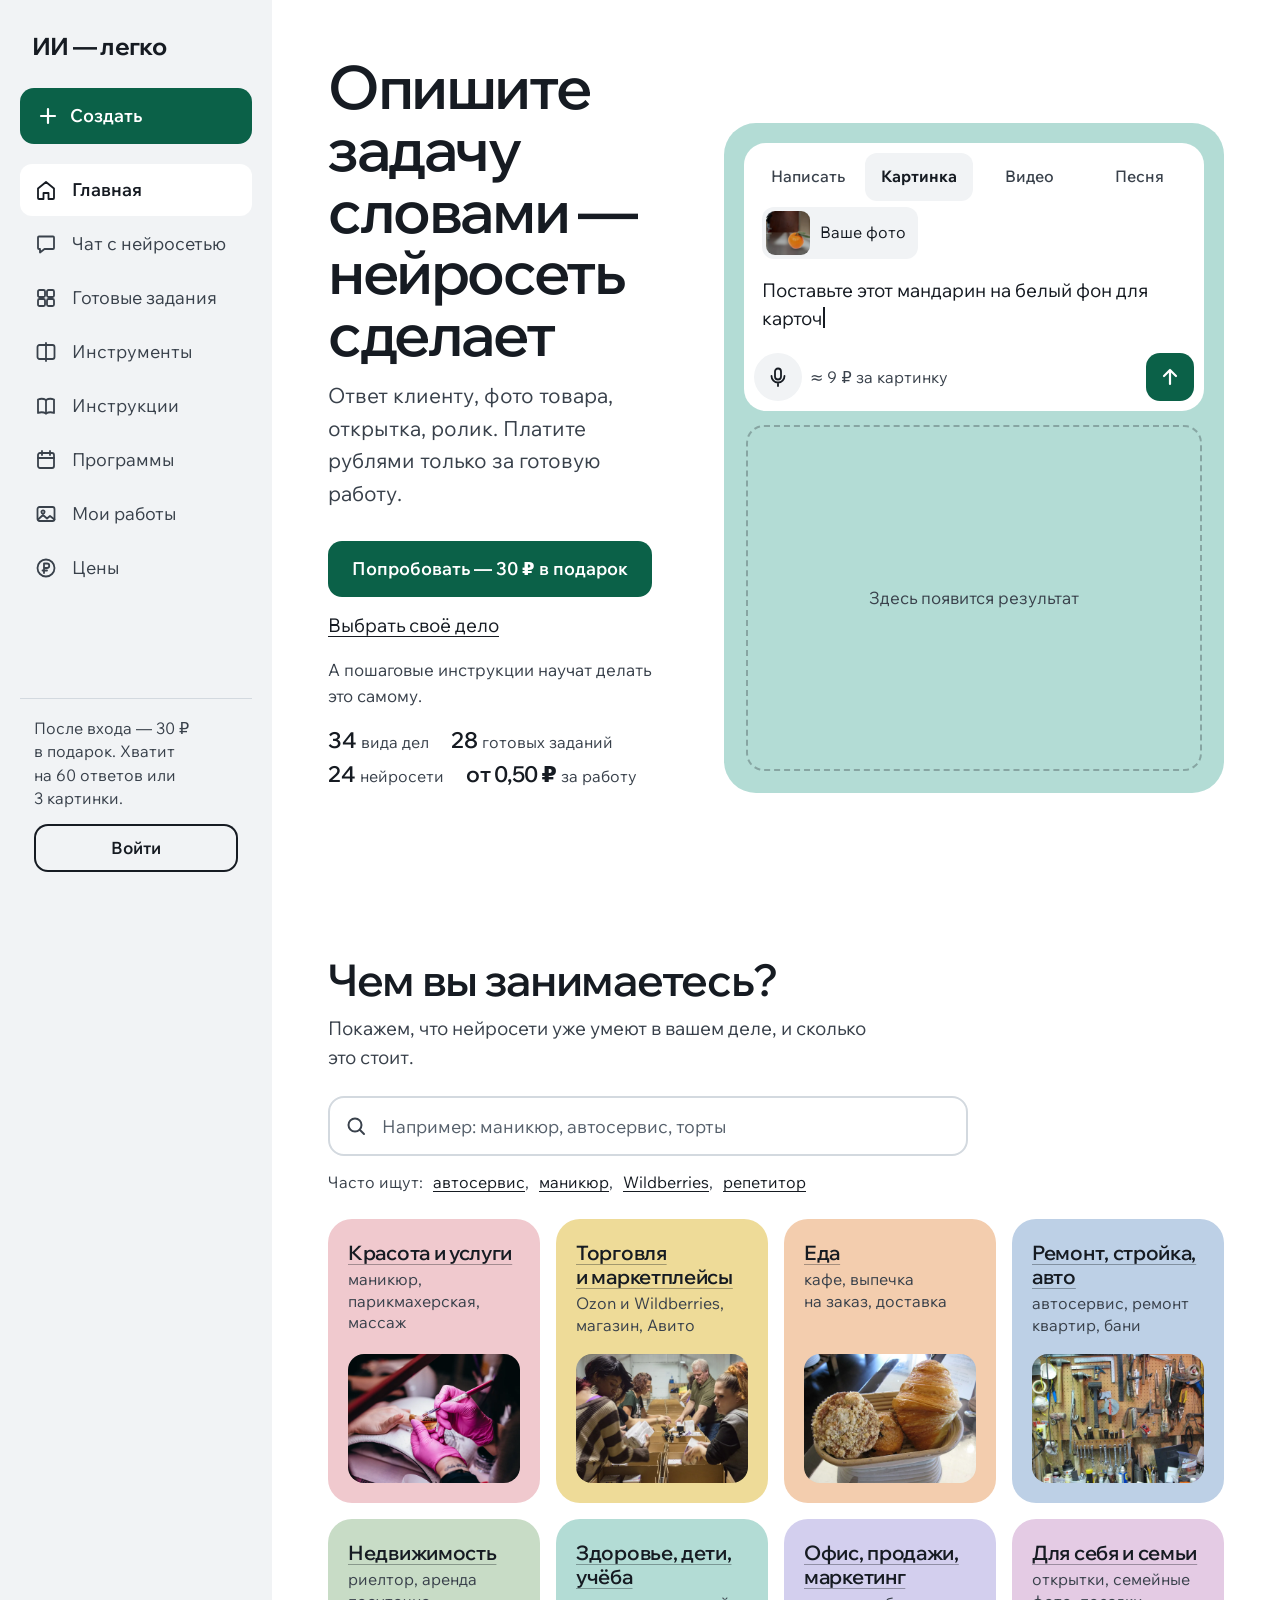
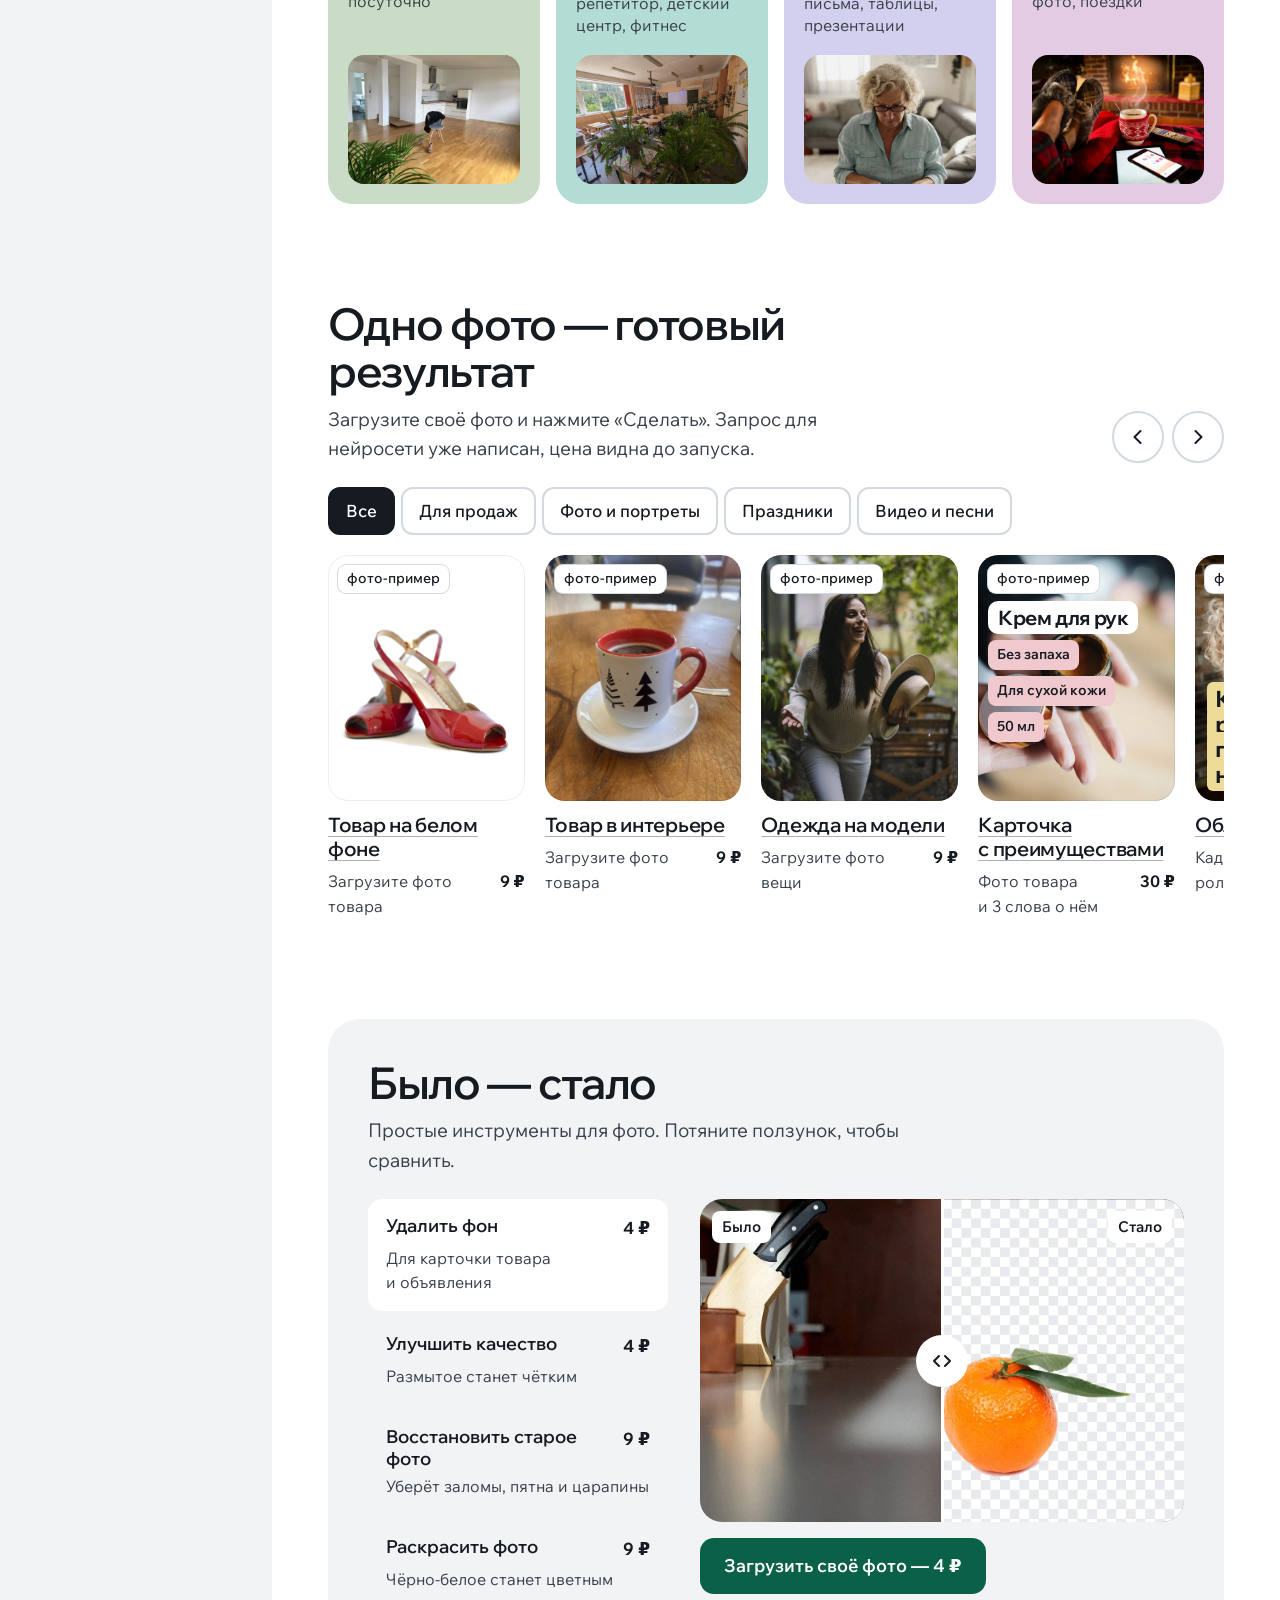
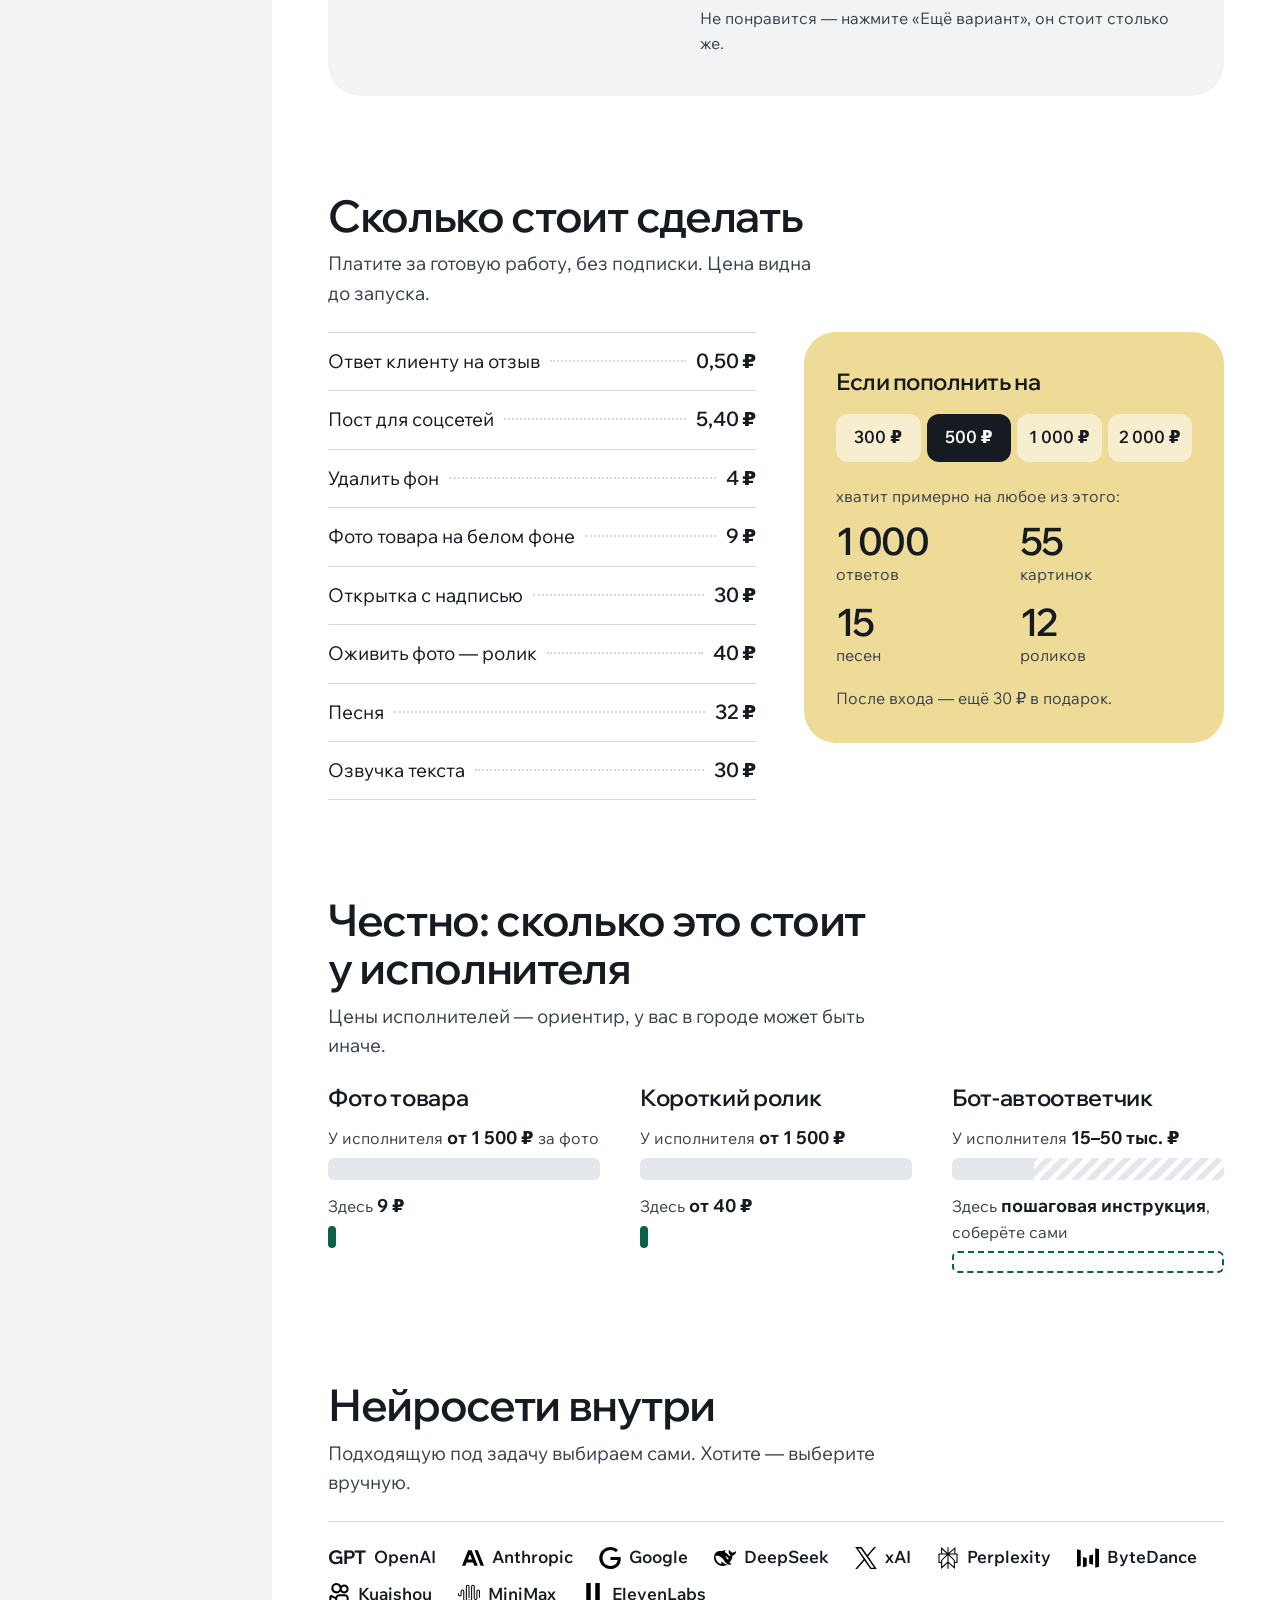
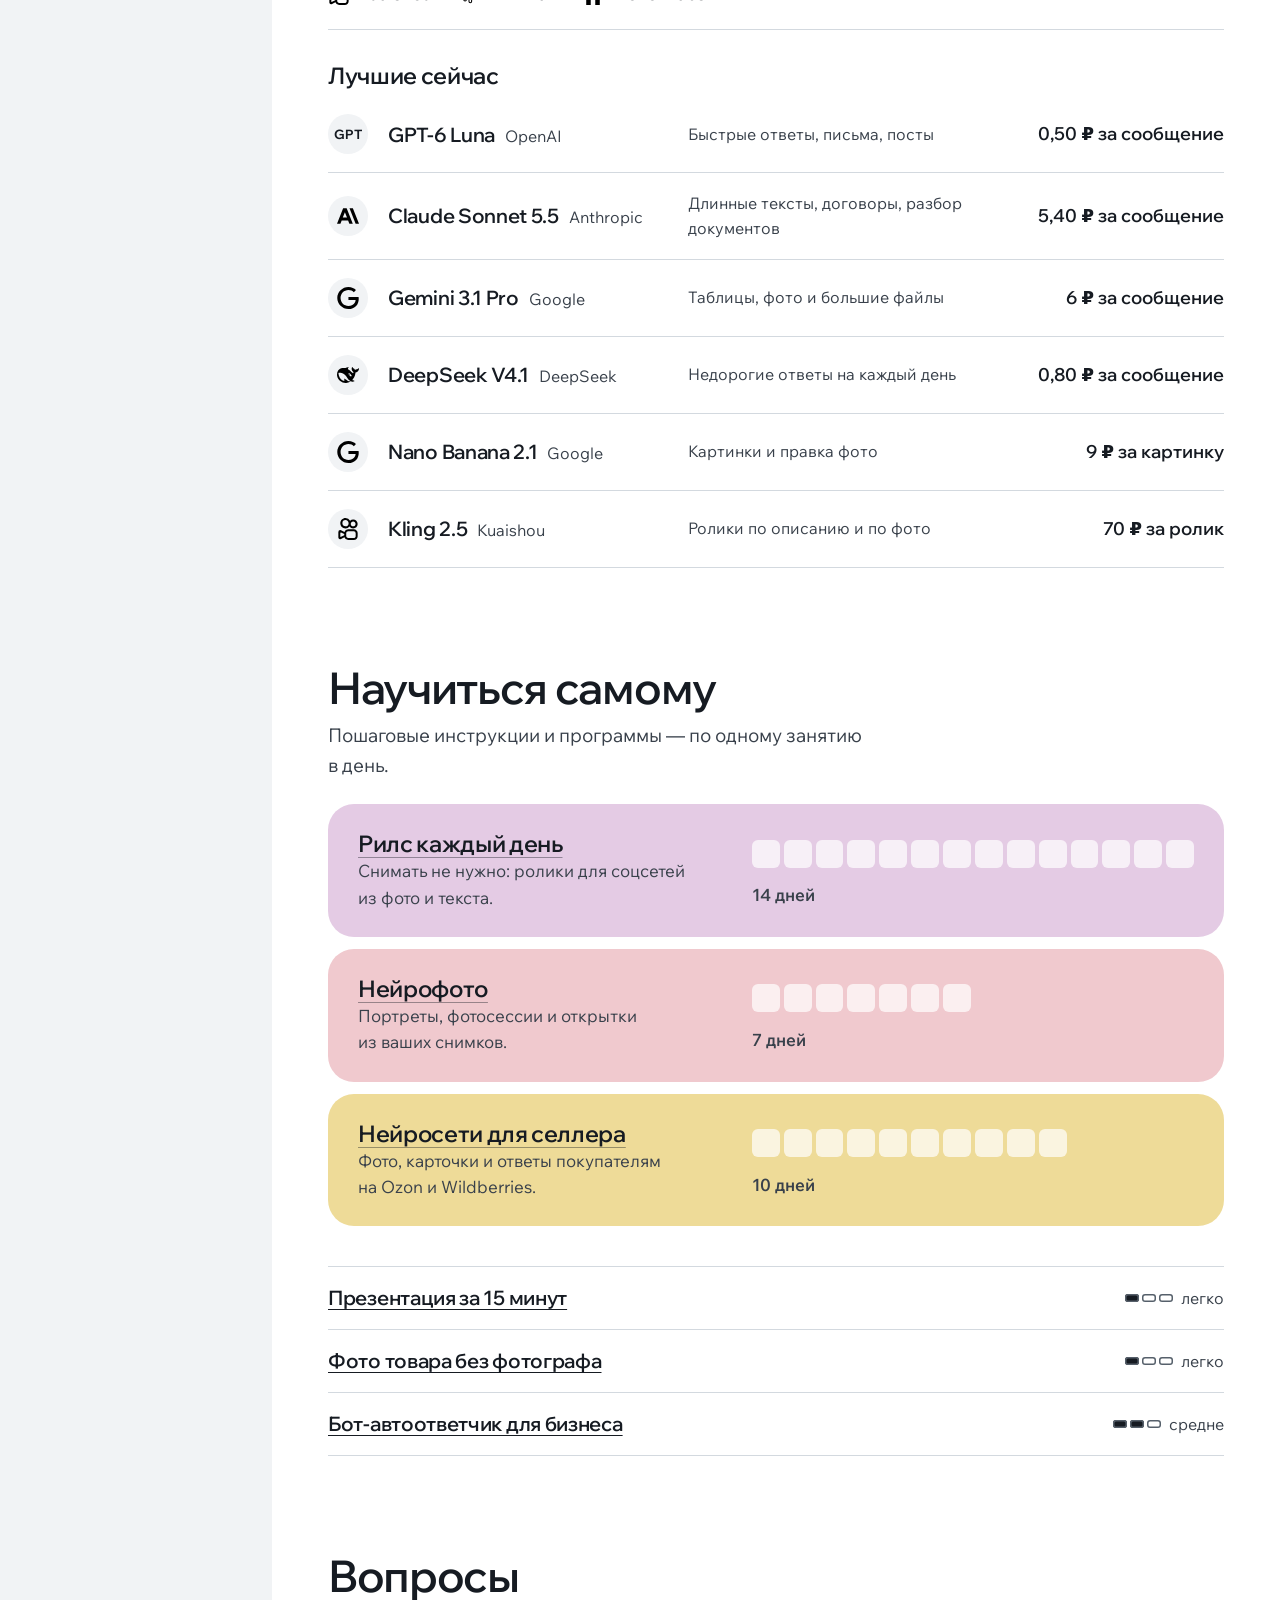
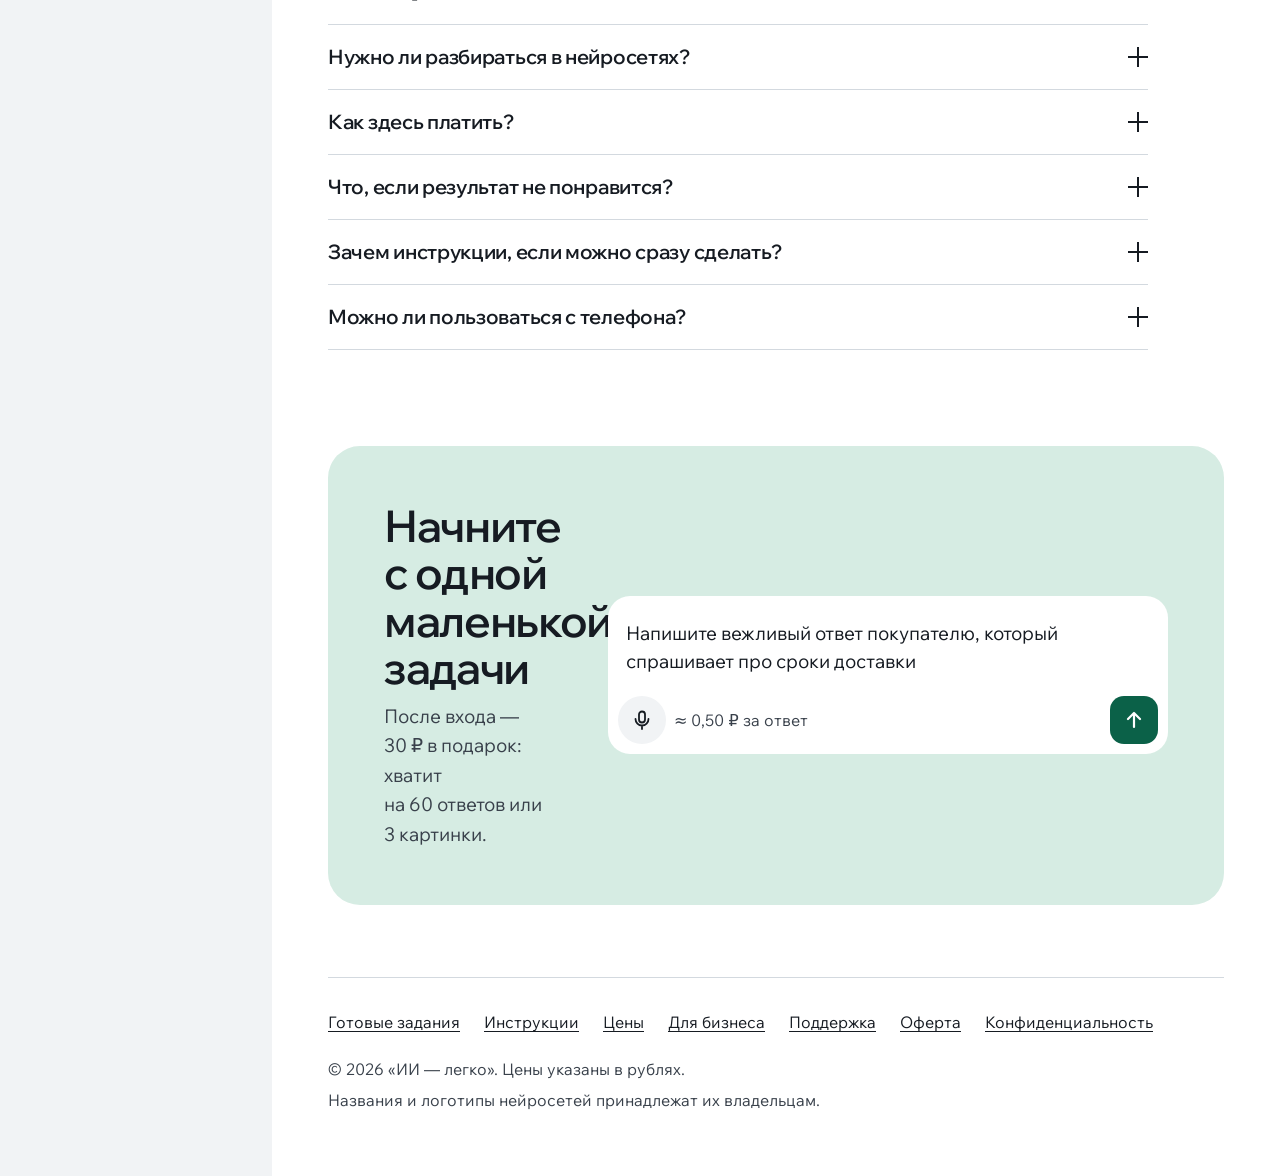
<file: b-light/index.html>
<!doctype html>
<html lang="ru">
<head>
<meta charset="utf-8">
<meta name="viewport" content="width=device-width, initial-scale=1, viewport-fit=cover">
<title>ИИ — легко: нейросети для вашего дела</title>
<meta name="description" content="Попросите нейросеть словами — она сделает: ответ клиенту, фото товара, открытку, ролик. Оплата в рублях за готовую работу, от 0,50 ₽. Пошаговые инструкции.">
<link rel="preload" href="fonts/wix-madefor-display-cyrillic-wght-normal.woff2" as="font" type="font/woff2" crossorigin>
<link rel="preload" href="fonts/wix-madefor-text-cyrillic-wght-normal.woff2" as="font" type="font/woff2" crossorigin>
<link rel="stylesheet" href="style.css">
</head>
<body>
<svg width="0" height="0" style="position:absolute" aria-hidden="true">
  <defs>
    <symbol id="i-home" viewBox="0 0 24 24" fill="none" stroke="currentColor" stroke-width="1.8" stroke-linecap="round" stroke-linejoin="round"><path d="M4 10.5 12 4l8 6.5V20a1 1 0 0 1-1 1h-4.5v-6h-5v6H5a1 1 0 0 1-1-1z"/></symbol>
    <symbol id="i-chat" viewBox="0 0 24 24" fill="none" stroke="currentColor" stroke-width="1.8" stroke-linecap="round" stroke-linejoin="round"><path d="M5 4.5h14a1 1 0 0 1 1 1V16a1 1 0 0 1-1 1h-8.5L6 20.5V17H5a1 1 0 0 1-1-1V5.5a1 1 0 0 1 1-1z"/></symbol>
    <symbol id="i-plus" viewBox="0 0 24 24" fill="none" stroke="currentColor" stroke-width="2.2" stroke-linecap="round"><path d="M12 5v14M5 12h14"/></symbol>
    <symbol id="i-grid" viewBox="0 0 24 24" fill="none" stroke="currentColor" stroke-width="1.8" stroke-linejoin="round"><rect x="4" y="4" width="7" height="7" rx="1.5"/><rect x="13" y="4" width="7" height="7" rx="1.5"/><rect x="4" y="13" width="7" height="7" rx="1.5"/><rect x="13" y="13" width="7" height="7" rx="1.5"/></symbol>
    <symbol id="i-image" viewBox="0 0 24 24" fill="none" stroke="currentColor" stroke-width="1.8" stroke-linecap="round" stroke-linejoin="round"><rect x="3.5" y="5" width="17" height="14" rx="2"/><circle cx="9" cy="10" r="1.6"/><path d="m4 17.5 5-4.5 4 3.5 3-2.5 4.5 3.5"/></symbol>
    <symbol id="i-split" viewBox="0 0 24 24" fill="none" stroke="currentColor" stroke-width="1.8" stroke-linecap="round" stroke-linejoin="round"><rect x="3.5" y="5" width="17" height="14" rx="2"/><path d="M12 3v18"/></symbol>
    <symbol id="i-book" viewBox="0 0 24 24" fill="none" stroke="currentColor" stroke-width="1.8" stroke-linecap="round" stroke-linejoin="round"><path d="M4 5.5c2.5-1 5.5-1 8 .5 2.5-1.5 5.5-1.5 8-.5V19c-2.5-1-5.5-1-8 .5-2.5-1.5-5.5-1.5-8-.5z"/><path d="M12 6v13.5"/></symbol>
    <symbol id="i-cal" viewBox="0 0 24 24" fill="none" stroke="currentColor" stroke-width="1.8" stroke-linecap="round" stroke-linejoin="round"><rect x="4" y="5" width="16" height="15" rx="2"/><path d="M4 10h16M8 3v4M16 3v4"/></symbol>
    <symbol id="i-rub" viewBox="0 0 24 24" fill="none" stroke="currentColor" stroke-width="1.8" stroke-linecap="round" stroke-linejoin="round"><circle cx="12" cy="12" r="8.5"/><path d="M10 7.5h3a2.25 2.25 0 0 1 0 4.5h-3zm0 4.5v5m-1.5-2.5H13"/></symbol>
    <symbol id="i-search" viewBox="0 0 24 24" fill="none" stroke="currentColor" stroke-width="2" stroke-linecap="round"><circle cx="11" cy="11" r="6.5"/><path d="m16 16 4 4"/></symbol>
    <symbol id="i-mic" viewBox="0 0 24 24" fill="none" stroke="currentColor" stroke-width="1.8" stroke-linecap="round"><rect x="9" y="3.5" width="6" height="11" rx="3"/><path d="M5.5 11a6.5 6.5 0 0 0 13 0M12 17.5V21"/></symbol>
    <symbol id="i-send" viewBox="0 0 24 24" fill="none" stroke="currentColor" stroke-width="2.2" stroke-linecap="round" stroke-linejoin="round"><path d="M12 19V5M6 11l6-6 6 6"/></symbol>
    <symbol id="i-left" viewBox="0 0 24 24" fill="none" stroke="currentColor" stroke-width="2" stroke-linecap="round" stroke-linejoin="round"><path d="m14.5 6-6 6 6 6"/></symbol>
    <symbol id="i-right" viewBox="0 0 24 24" fill="none" stroke="currentColor" stroke-width="2" stroke-linecap="round" stroke-linejoin="round"><path d="m9.5 6 6 6-6 6"/></symbol>
    <symbol id="i-play" viewBox="0 0 24 24"><path d="M7 4.5v15l12.5-7.5z" fill="currentColor"/></symbol>
    <symbol id="i-down" viewBox="0 0 24 24" fill="none" stroke="currentColor" stroke-width="2" stroke-linecap="round" stroke-linejoin="round"><path d="M12 4v11m-5-5 5 5 5-5M5 20h14"/></symbol>
    <symbol id="i-lr" viewBox="0 0 24 24" fill="none" stroke="currentColor" stroke-width="2" stroke-linecap="round" stroke-linejoin="round"><path d="m9 7-5 5 5 5M15 7l5 5-5 5"/></symbol>
    <symbol id="i-again" viewBox="0 0 24 24" fill="none" stroke="currentColor" stroke-width="2" stroke-linecap="round" stroke-linejoin="round"><path d="M19.5 12a7.5 7.5 0 1 1-2.2-5.3M19.5 4.5v4h-4"/></symbol>
  </defs>
</svg>

<a class="skip" href="#content">К содержанию</a>

<!-- Компьютер: меню разделов слева -->
<aside class="side" aria-label="Разделы">
  <a class="logo" href="index.html">ИИ — легко</a>
  <a class="btn btn-go" href="#demo"><svg class="ico"><use href="#i-plus"/></svg>Создать</a>
  <nav class="snav">
    <a href="index.html" aria-current="page"><svg class="ico"><use href="#i-home"/></svg>Главная</a>
    <a href="#demo"><svg class="ico"><use href="#i-chat"/></svg>Чат с нейросетью</a>
    <a href="#tasks"><svg class="ico"><use href="#i-grid"/></svg>Готовые задания</a>
    <a href="#tools"><svg class="ico"><use href="#i-split"/></svg>Инструменты</a>
    <a href="#learn"><svg class="ico"><use href="#i-book"/></svg>Инструкции</a>
    <a href="#learn"><svg class="ico"><use href="#i-cal"/></svg>Программы</a>
    <a href="#"><svg class="ico"><use href="#i-image"/></svg>Мои работы</a>
    <a href="#prices"><svg class="ico"><use href="#i-rub"/></svg>Цены</a>
  </nav>
  <div class="side-foot">
    <p>После входа — 30&nbsp;₽ в&nbsp;подарок. Хватит на&nbsp;60&nbsp;ответов или 3&nbsp;картинки.</p>
    <a class="btn btn-line btn-sm" href="#">Войти</a>
  </div>
</aside>

<!-- Телефон и планшет: шапка -->
<header class="top">
  <a class="logo" href="index.html">ИИ — легко</a>
  <a class="btn btn-line" href="#">Войти</a>
</header>

<main class="main" id="content">
<div class="wrap">

  <!-- Первый экран: попросите — и сразу результат -->
  <section class="hero" aria-labelledby="h1">
    <div class="hero-text">
      <h1 id="h1">Опишите задачу словами&nbsp;— нейросеть сделает</h1>
      <p class="lead">Ответ клиенту, фото товара, открытка, ролик. Платите рублями только за&nbsp;готовую работу.</p>
    </div>

    <div class="demo" id="demo">
      <form class="composer" id="composer" onsubmit="return false">
        <div class="ctabs" role="tablist" aria-label="Что сделать">
          <button type="button" role="tab" aria-selected="false" data-mode="text">Написать</button>
          <button type="button" role="tab" aria-selected="true" data-mode="image">Картинка</button>
          <button type="button" role="tab" aria-selected="false" data-mode="video">Видео</button>
          <button type="button" role="tab" aria-selected="false" data-mode="song">Песня</button>
        </div>
        <div class="attach" id="attach" hidden><img src="" alt=""><span>Ваше фото</span></div>
        <div class="cfield" id="cfield">
          <label class="vh" for="ask">Попросите нейросеть</label>
          <textarea id="ask" rows="2" placeholder="Попросите нейросеть"></textarea>
          <div class="ghost" id="ghost" aria-hidden="true"></div>
        </div>
        <div class="crow">
          <button type="button" class="cbtn" aria-label="Сказать голосом"><svg class="ico"><use href="#i-mic"/></svg></button>
          <span class="cprice" id="cprice">≈ 9&nbsp;₽ за&nbsp;картинку</span>
          <button type="submit" class="csend" id="csend" aria-label="Отправить"><svg class="ico"><use href="#i-send"/></svg></button>
        </div>
      </form>
      <div class="thread" id="thread" aria-live="polite">
        <p class="hint">Здесь появится результат</p>
      </div>
    </div>

    <div class="hero-more">
      <div class="hero-act">
        <a class="btn btn-go" href="#">Попробовать — 30&nbsp;₽ в&nbsp;подарок</a>
        <a href="#groups">Выбрать своё дело</a>
      </div>
      <p class="hero-note">А&nbsp;пошаговые инструкции научат делать это самому.</p>
      <ul class="facts">
        <li><b>34</b>вида дел</li>
        <li><b>28</b>готовых заданий</li>
        <li><b>24</b>нейросети</li>
        <li><b>от&nbsp;0,50&nbsp;₽</b>за&nbsp;работу</li>
      </ul>
    </div>
  </section>

  <!-- Чем вы занимаетесь -->
  <section class="sec" id="groups" aria-labelledby="h-groups">
    <div class="sec-head">
      <div>
        <h2 class="h2" id="h-groups">Чем вы занимаетесь?</h2>
        <p class="sub">Покажем, что нейросети уже умеют в&nbsp;вашем деле, и&nbsp;сколько это стоит.</p>
      </div>
    </div>
    <div class="search">
      <svg class="ico" aria-hidden="true"><use href="#i-search"/></svg>
      <label class="vh" for="q">Поиск по делам</label>
      <input id="q" type="search" autocomplete="off" placeholder="Например: маникюр, автосервис, торты">
    </div>
    <p class="often">Часто ищут: <a href="nisha.html">автосервис</a>, <a href="#">маникюр</a>, <a href="#">Wildberries</a>, <a href="#">репетитор</a></p>

    <div class="groups" id="glist">
      <a class="group" href="#" style="--c:var(--g-rose)" data-k="красота услуги маникюр парикмахер массаж салон брови ресницы косметолог">
        <div><b>Красота и&nbsp;услуги</b><span>маникюр, парикмахерская, массаж</span></div>
        <img src="../assets/gruppa-uslugi.webp" alt="" loading="lazy" width="960" height="720">
      </a>
      <a class="group" href="#" style="--c:var(--g-butter)" data-k="торговля маркетплейсы ozon wildberries озон вайлдберриз магазин авито продавец селлер">
        <div><b>Торговля и&nbsp;маркетплейсы</b><span>Ozon и&nbsp;Wildberries, магазин, Авито</span></div>
        <img src="../assets/gruppa-torgovlya.webp" alt="" loading="lazy" width="960" height="720">
      </a>
      <a class="group" href="#" style="--c:var(--g-apricot)" data-k="еда кафе выпечка торты пекарня доставка ресторан кондитер">
        <div><b>Еда</b><span>кафе, выпечка на&nbsp;заказ, доставка</span></div>
        <img src="../assets/gruppa-eda.webp" alt="" loading="lazy" width="960" height="720">
      </a>
      <a class="group" href="nisha.html" style="--c:var(--g-steel)" data-k="ремонт стройка авто автосервис шиномонтаж отделка баня дом переезд мастер">
        <div><b>Ремонт, стройка, авто</b><span>автосервис, ремонт квартир, бани</span></div>
        <img src="../assets/gruppa-stroyka.webp" alt="" loading="lazy" width="960" height="720">
      </a>
      <a class="group" href="#" style="--c:var(--g-sage)" data-k="недвижимость риелтор аренда посуточно квартира агент">
        <div><b>Недвижимость</b><span>риелтор, аренда посуточно</span></div>
        <img src="../assets/gruppa-nedvizhimost.webp" alt="" loading="lazy" width="960" height="720">
      </a>
      <a class="group" href="#" style="--c:var(--g-aqua)" data-k="здоровье дети учёба учеба репетитор школа детский центр фитнес тренер психолог">
        <div><b>Здоровье, дети, учёба</b><span>репетитор, детский центр, фитнес</span></div>
        <img src="../assets/gruppa-zdorovie-ucheba.webp" alt="" loading="lazy" width="960" height="720">
      </a>
      <a class="group" href="#" style="--c:var(--g-lilac)" data-k="офис продажи маркетинг письма таблицы презентации бухгалтер менеджер">
        <div><b>Офис, продажи, маркетинг</b><span>письма, таблицы, презентации</span></div>
        <img src="../assets/gruppa-ofis.webp" alt="" loading="lazy" width="960" height="720">
      </a>
      <a class="group" href="#" style="--c:var(--g-mauve)" data-k="для себя семья открытки фото дети поездки праздник день рождения">
        <div><b>Для себя и&nbsp;семьи</b><span>открытки, семейные фото, поездки</span></div>
        <img src="../assets/gruppa-dlya-sebya.webp" alt="" loading="lazy" width="960" height="720">
      </a>
      <p class="nores" id="nores" hidden>Такого дела пока нет в&nbsp;списке. Опишите задачу в&nbsp;<a href="#demo">строке запроса</a> — нейросеть поймёт и&nbsp;так.</p>
    </div>
  </section>

  <!-- Готовые задания -->
  <section class="sec" id="tasks" aria-labelledby="h-tasks">
    <div class="sec-head">
      <div>
        <h2 class="h2" id="h-tasks">Одно фото — готовый результат</h2>
        <p class="sub">Загрузите своё фото и&nbsp;нажмите «Сделать». Запрос для нейросети уже написан, цена видна до&nbsp;запуска.</p>
      </div>
      <div class="rail-ctl">
        <button type="button" data-dir="-1" aria-label="Листать назад"><svg class="ico"><use href="#i-left"/></svg></button>
        <button type="button" data-dir="1" aria-label="Листать вперёд"><svg class="ico"><use href="#i-right"/></svg></button>
      </div>
    </div>
    <div class="filters" role="group" aria-label="Показать задания">
      <button type="button" aria-pressed="true" data-f="all">Все</button>
      <button type="button" aria-pressed="false" data-f="sell">Для продаж</button>
      <button type="button" aria-pressed="false" data-f="photo">Фото и&nbsp;портреты</button>
      <button type="button" aria-pressed="false" data-f="fest">Праздники</button>
      <button type="button" aria-pressed="false" data-f="move">Видео и&nbsp;песни</button>
    </div>
    <div class="rail" id="rail">
      <a class="task" href="#" data-c="sell">
        <div class="ph"><img src="../assets/tovar-na-belom-fone.webp" alt="Красные туфли на белом фоне" loading="lazy"><span class="ex">фото-пример</span></div>
        <h3>Товар на&nbsp;белом фоне</h3>
        <p class="meta"><span>Загрузите фото товара</span><b>9&nbsp;₽</b></p>
      </a>
      <a class="task" href="#" data-c="sell">
        <div class="ph"><img src="../assets/tovar-v-interere.webp" alt="Чашка кофе на деревянном столе" loading="lazy"><span class="ex">фото-пример</span></div>
        <h3>Товар в&nbsp;интерьере</h3>
        <p class="meta"><span>Загрузите фото товара</span><b>9&nbsp;₽</b></p>
      </a>
      <a class="task" href="#" data-c="sell">
        <div class="ph"><img src="../assets/odezhda-na-modeli.webp" alt="Девушка в свитере и шляпе" loading="lazy"><span class="ex">фото-пример</span></div>
        <h3>Одежда на&nbsp;модели</h3>
        <p class="meta"><span>Загрузите фото вещи</span><b>9&nbsp;₽</b></p>
      </a>
      <a class="task" href="#" data-c="sell">
        <div class="ph"><img src="../assets/kartochka-s-preimushchestvami.webp" alt="" loading="lazy"><span class="ex">фото-пример</span>
          <div class="ov-card" aria-hidden="true"><b>Крем для рук</b><span>Без запаха</span><span>Для сухой кожи</span><span>50 мл</span></div>
        </div>
        <h3>Карточка с&nbsp;преимуществами</h3>
        <p class="meta"><span>Фото товара и&nbsp;3&nbsp;слова о&nbsp;нём</span><b>30&nbsp;₽</b></p>
      </a>
      <a class="task" href="#" data-c="sell">
        <div class="ph"><img src="../assets/oblozhka-dlya-youtube.webp" alt="" loading="lazy"><span class="ex">фото-пример</span>
          <p class="ov-cover" aria-hidden="true"><span>Как я начала рисовать после выхода на&nbsp;пенсию</span></p>
        </div>
        <h3>Обложка для видео</h3>
        <p class="meta"><span>Кадр и&nbsp;название ролика</span><b>30&nbsp;₽</b></p>
      </a>
      <a class="task" href="#" data-c="photo">
        <div class="ph"><img src="../assets/delovoj-portret.webp" alt="Мужчина в очках на сером фоне, деловой портрет" loading="lazy"><span class="ex">фото-пример</span></div>
        <h3>Деловой портрет</h3>
        <p class="meta"><span>Ваше обычное фото</span><b>9&nbsp;₽</b></p>
      </a>
      <a class="task" href="#" data-c="photo">
        <div class="ph"><img src="../assets/osennyaya-fotosessiya.webp" alt="Девушка в красном на осенней аллее" loading="lazy"><span class="ex">фото-пример</span></div>
        <h3>Осенняя фотосессия</h3>
        <p class="meta"><span>Ваше фото в&nbsp;полный рост</span><b>9&nbsp;₽</b></p>
      </a>
      <a class="task" href="#" data-c="photo">
        <div class="ph"><img src="../assets/vosstanovit-staroe-foto.webp" alt="Восстановленное семейное фото начала века" loading="lazy"><span class="ex">фото-пример</span></div>
        <h3>Восстановить старое фото</h3>
        <p class="meta"><span>Снимок старой карточки</span><b>9&nbsp;₽</b></p>
      </a>
      <a class="task" href="#" data-c="photo">
        <div class="ph"><img src="../assets/raskrasit-foto.webp" alt="Цветное фото крепости, раскрашенное из чёрно-белого" loading="lazy"><span class="ex">фото-пример</span></div>
        <h3>Раскрасить ч/б&nbsp;фото</h3>
        <p class="meta"><span>Чёрно-белый снимок</span><b>9&nbsp;₽</b></p>
      </a>
      <a class="task" href="#" data-c="fest">
        <div class="ph"><img src="../assets/novogodnyaya-otkrytka.webp" alt="" loading="lazy"><span class="ex">фото-пример</span>
          <p class="ov-greet" aria-hidden="true">С&nbsp;Новым годом, родные!<small>Обнимаем, ждём в&nbsp;гости</small></p>
        </div>
        <h3>Новогодняя открытка</h3>
        <p class="meta"><span>Кому и&nbsp;что пожелать</span><b>30&nbsp;₽</b></p>
      </a>
      <a class="task" href="#" data-c="move">
        <div class="ph"><img src="../assets/ozhivit-foto.webp" alt="" loading="lazy"><span class="ex">фото-пример</span>
          <div class="ov-player" aria-hidden="true"><span class="pl"><svg><use href="#i-play"/></svg></span><span class="tl"><b>Прабабушка улыбается</b><span class="bar"></span></span></div>
        </div>
        <h3>Оживить фото</h3>
        <p class="meta"><span>Фото с&nbsp;лицом</span><b>40&nbsp;₽</b></p>
      </a>
      <a class="task" href="#" data-c="move">
        <div class="ph"><img src="../assets/rolik-po-opisaniyu.webp" alt="" loading="lazy"><span class="ex">фото-пример</span>
          <div class="ov-player" aria-hidden="true"><span class="pl"><svg><use href="#i-play"/></svg></span><span class="tl"><b>Утро в&nbsp;нашей кофейне</b><span class="bar"></span></span></div>
        </div>
        <h3>Ролик по&nbsp;описанию</h3>
        <p class="meta"><span>Пара предложений словами</span><b>70&nbsp;₽</b></p>
      </a>
      <a class="task" href="#" data-c="move fest">
        <div class="ph"><img src="../assets/pesnya-na-den-rozhdeniya.webp" alt="" loading="lazy"><span class="ex">фото-пример</span>
          <div class="ov-player" aria-hidden="true"><span class="pl"><svg><use href="#i-play"/></svg></span><span class="tl"><b>Галине — с&nbsp;днём рождения</b><span class="wave"><i style="height:40%"></i><i style="height:80%"></i><i style="height:55%"></i><i style="height:100%"></i><i style="height:65%"></i><i style="height:35%"></i><i style="height:75%"></i><i style="height:90%"></i><i style="height:45%"></i><i style="height:70%"></i><i style="height:30%"></i><i style="height:60%"></i><i style="height:85%"></i><i style="height:50%"></i></span></span></div>
        </div>
        <h3>Песня на&nbsp;день рождения</h3>
        <p class="meta"><span>Имя и&nbsp;пара фактов</span><b>32&nbsp;₽</b></p>
      </a>
    </div>
  </section>

  <!-- Инструменты было / стало -->
  <section class="sec" id="tools" aria-labelledby="h-tools">
    <div class="plane">
      <div class="sec-head">
        <div>
          <h2 class="h2" id="h-tools">Было — стало</h2>
          <p class="sub">Простые инструменты для фото. Потяните ползунок, чтобы сравнить.</p>
        </div>
      </div>
      <div class="tools">
        <div class="tool-list" role="tablist" aria-label="Инструменты">
          <button type="button" role="tab" aria-selected="true" data-t="udalit-fon" data-p="4" data-a="Апельсин на столе" data-b="Апельсин без фона"><b>Удалить фон</b><span>4&nbsp;₽</span><span class="long">Для карточки товара и&nbsp;объявления</span></button>
          <button type="button" role="tab" aria-selected="false" data-t="uluchshit-kachestvo" data-p="4" data-a="Размытый снимок гор" data-b="Чёткий снимок гор"><b>Улучшить качество</b><span>4&nbsp;₽</span><span class="long">Размытое станет чётким</span></button>
          <button type="button" role="tab" aria-selected="false" data-t="vosstanovit-staroe-foto" data-p="9" data-a="Старое фото с заломами" data-b="Восстановленное фото"><b>Восстановить старое фото</b><span>9&nbsp;₽</span><span class="long">Уберёт заломы, пятна и&nbsp;царапины</span></button>
          <button type="button" role="tab" aria-selected="false" data-t="raskrasit-foto" data-p="9" data-a="Чёрно-белое фото крепости" data-b="Цветное фото крепости"><b>Раскрасить фото</b><span>9&nbsp;₽</span><span class="long">Чёрно-белое станет цветным</span></button>
        </div>
        <div>
          <div class="ba" id="ba">
            <img class="before" id="baA" src="../assets/udalit-fon-before.webp" alt="Было: апельсин на столе">
            <img class="after" id="baB" src="../assets/udalit-fon-after.webp" alt="Стало: апельсин без фона">
            <span class="lbl l" aria-hidden="true">Было</span><span class="lbl r" aria-hidden="true">Стало</span>
            <span class="line"></span>
            <input type="range" min="0" max="100" value="50" id="baR" aria-label="Сравнить: было и стало">
            <span class="knob"><svg class="ico"><use href="#i-lr"/></svg></span>
          </div>
          <div class="tool-act">
            <a class="btn btn-go" href="#" id="baGo">Загрузить своё фото — 4&nbsp;₽</a>
            <p>Не понравится — нажмите «Ещё вариант», он стоит столько же.</p>
          </div>
        </div>
      </div>
    </div>
  </section>

  <!-- Сколько стоит -->
  <section class="sec" id="prices" aria-labelledby="h-prices">
    <div class="sec-head">
      <div>
        <h2 class="h2" id="h-prices">Сколько стоит сделать</h2>
        <p class="sub">Платите за&nbsp;готовую работу, без подписки. Цена видна до&nbsp;запуска.</p>
      </div>
    </div>
    <div class="prices">
      <ul class="plist">
        <li><span class="n">Ответ клиенту на&nbsp;отзыв</span><span class="dots"></span><span class="p">0,50&nbsp;₽</span></li>
        <li><span class="n">Пост для соцсетей</span><span class="dots"></span><span class="p">5,40&nbsp;₽</span></li>
        <li><span class="n">Удалить фон</span><span class="dots"></span><span class="p">4&nbsp;₽</span></li>
        <li><span class="n">Фото товара на&nbsp;белом фоне</span><span class="dots"></span><span class="p">9&nbsp;₽</span></li>
        <li><span class="n">Открытка с&nbsp;надписью</span><span class="dots"></span><span class="p">30&nbsp;₽</span></li>
        <li><span class="n">Оживить фото — ролик</span><span class="dots"></span><span class="p">40&nbsp;₽</span></li>
        <li><span class="n">Песня</span><span class="dots"></span><span class="p">32&nbsp;₽</span></li>
        <li><span class="n">Озвучка текста</span><span class="dots"></span><span class="p">30&nbsp;₽</span></li>
      </ul>
      <div class="calc">
        <h3 id="h-calc">Если пополнить на</h3>
        <div class="seg" role="group" aria-labelledby="h-calc">
          <button type="button" aria-pressed="false" data-s="300">300&nbsp;₽</button>
          <button type="button" aria-pressed="true" data-s="500">500&nbsp;₽</button>
          <button type="button" aria-pressed="false" data-s="1000">1&nbsp;000&nbsp;₽</button>
          <button type="button" aria-pressed="false" data-s="2000">2&nbsp;000&nbsp;₽</button>
        </div>
        <p style="font-size:16px;color:var(--ink-2);margin-bottom:14px">хватит примерно на&nbsp;любое из&nbsp;этого:</p>
        <div class="calc-out" aria-live="polite">
          <div><b data-u="0.5">1&nbsp;000</b><span data-w="ответ">ответов</span></div>
          <div><b data-u="9">55</b><span data-w="картинка">картинок</span></div>
          <div><b data-u="32">15</b><span data-w="песня">песен</span></div>
          <div><b data-u="40">12</b><span data-w="ролик">роликов</span></div>
        </div>
        <p class="note">После входа — ещё 30&nbsp;₽ в&nbsp;подарок.</p>
      </div>
    </div>
  </section>

  <!-- Честное сравнение -->
  <section class="sec" aria-labelledby="h-cmp">
    <div class="sec-head">
      <div>
        <h2 class="h2" id="h-cmp">Честно: сколько это стоит у&nbsp;исполнителя</h2>
        <p class="sub">Цены исполнителей — ориентир, у&nbsp;вас в&nbsp;городе может быть иначе.</p>
      </div>
    </div>
    <div class="cmp">
      <div class="cmp-item">
        <h3 class="h3">Фото товара</h3>
        <div class="cmp-row"><span>У&nbsp;исполнителя <strong>от&nbsp;1&nbsp;500&nbsp;₽</strong> за&nbsp;фото</span><div class="cmp-bar" style="width:100%"></div></div>
        <div class="cmp-row"><span>Здесь <strong>9&nbsp;₽</strong></span><div class="cmp-bar here" style="width:.6%"></div></div>
      </div>
      <div class="cmp-item">
        <h3 class="h3">Короткий ролик</h3>
        <div class="cmp-row"><span>У&nbsp;исполнителя <strong>от&nbsp;1&nbsp;500&nbsp;₽</strong></span><div class="cmp-bar" style="width:100%"></div></div>
        <div class="cmp-row"><span>Здесь <strong>от&nbsp;40&nbsp;₽</strong></span><div class="cmp-bar here" style="width:2.7%"></div></div>
      </div>
      <div class="cmp-item">
        <h3 class="h3">Бот-автоответчик</h3>
        <div class="cmp-row"><span>У&nbsp;исполнителя <strong>15–50&nbsp;тыс.&nbsp;₽</strong></span><div class="cmp-bar range" style="width:100%"></div></div>
        <div class="cmp-row"><span>Здесь <strong>пошаговая инструкция</strong>, соберёте сами</span><div class="cmp-bar free"></div></div>
      </div>
    </div>
  </section>

  <!-- Нейросети -->
  <section class="sec" id="models" aria-labelledby="h-models">
    <div class="sec-head">
      <div>
        <h2 class="h2" id="h-models">Нейросети внутри</h2>
        <p class="sub">Подходящую под задачу выбираем сами. Хотите — выберите вручную.</p>
      </div>
    </div>
    <ul class="logos" aria-label="Компании">
      <li><span class="word">GPT</span>OpenAI</li>
      <li><img src="../assets/anthropic.svg" alt="">Anthropic</li>
      <li><img src="../assets/google.svg" alt="">Google</li>
      <li><img src="../assets/deepseek.svg" alt="">DeepSeek</li>
      <li><img src="../assets/x.svg" alt="">xAI</li>
      <li><img src="../assets/perplexity.svg" alt="">Perplexity</li>
      <li><img src="../assets/bytedance.svg" alt="">ByteDance</li>
      <li><img src="../assets/kuaishou.svg" alt="">Kuaishou</li>
      <li><img src="../assets/minimax.svg" alt="">MiniMax</li>
      <li><img src="../assets/elevenlabs.svg" alt="">ElevenLabs</li>
    </ul>
    <h3 class="h3" style="margin-bottom:6px">Лучшие сейчас</h3>
    <div class="models">
      <div class="model"><span class="mlogo" aria-hidden="true">GPT</span><h3>GPT-6 Luna <small>OpenAI</small></h3><p>Быстрые ответы, письма, посты</p><span class="mp">0,50&nbsp;₽ за&nbsp;сообщение</span></div>
      <div class="model"><span class="mlogo"><img src="../assets/anthropic.svg" alt=""></span><h3>Claude Sonnet 5.5 <small>Anthropic</small></h3><p>Длинные тексты, договоры, разбор документов</p><span class="mp">5,40&nbsp;₽ за&nbsp;сообщение</span></div>
      <div class="model"><span class="mlogo"><img src="../assets/google.svg" alt=""></span><h3>Gemini 3.1 Pro <small>Google</small></h3><p>Таблицы, фото и&nbsp;большие файлы</p><span class="mp">6&nbsp;₽ за&nbsp;сообщение</span></div>
      <div class="model"><span class="mlogo"><img src="../assets/deepseek.svg" alt=""></span><h3>DeepSeek V4.1 <small>DeepSeek</small></h3><p>Недорогие ответы на&nbsp;каждый день</p><span class="mp">0,80&nbsp;₽ за&nbsp;сообщение</span></div>
      <div class="model"><span class="mlogo"><img src="../assets/google.svg" alt=""></span><h3>Nano Banana 2.1 <small>Google</small></h3><p>Картинки и&nbsp;правка фото</p><span class="mp">9&nbsp;₽ за&nbsp;картинку</span></div>
      <div class="model"><span class="mlogo"><img src="../assets/kuaishou.svg" alt=""></span><h3>Kling 2.5 <small>Kuaishou</small></h3><p>Ролики по&nbsp;описанию и&nbsp;по&nbsp;фото</p><span class="mp">70&nbsp;₽ за&nbsp;ролик</span></div>
    </div>
  </section>

  <!-- Научиться самому -->
  <section class="sec" id="learn" aria-labelledby="h-learn">
    <div class="sec-head">
      <div>
        <h2 class="h2" id="h-learn">Научиться самому</h2>
        <p class="sub">Пошаговые инструкции и&nbsp;программы — по&nbsp;одному занятию в&nbsp;день.</p>
      </div>
    </div>
    <div class="progs">
      <div class="prog" style="--c:var(--g-mauve)">
        <div><h3 class="h3"><a href="#">Рилс каждый день</a></h3><p>Снимать не нужно: ролики для соцсетей из&nbsp;фото и&nbsp;текста.</p></div>
        <div class="days" aria-hidden="true"><i></i><i></i><i></i><i></i><i></i><i></i><i></i><i></i><i></i><i></i><i></i><i></i><i></i><i></i></div>
        <p class="days-cap">14&nbsp;дней</p>
      </div>
      <div class="prog" style="--c:var(--g-rose)">
        <div><h3 class="h3"><a href="#">Нейрофото</a></h3><p>Портреты, фотосессии и&nbsp;открытки из&nbsp;ваших снимков.</p></div>
        <div class="days" aria-hidden="true"><i></i><i></i><i></i><i></i><i></i><i></i><i></i><i class="off"></i><i class="off"></i><i class="off"></i><i class="off"></i><i class="off"></i><i class="off"></i><i class="off"></i></div>
        <p class="days-cap">7&nbsp;дней</p>
      </div>
      <div class="prog" style="--c:var(--g-butter)">
        <div><h3 class="h3"><a href="#">Нейросети для селлера</a></h3><p>Фото, карточки и&nbsp;ответы покупателям на&nbsp;Ozon и&nbsp;Wildberries.</p></div>
        <div class="days" aria-hidden="true"><i></i><i></i><i></i><i></i><i></i><i></i><i></i><i></i><i></i><i></i><i class="off"></i><i class="off"></i><i class="off"></i><i class="off"></i></div>
        <p class="days-cap">10&nbsp;дней</p>
      </div>
    </div>
    <ul class="instr">
      <li><a href="#">Презентация за&nbsp;15&nbsp;минут</a><span class="lvl" data-l="1"><i><s></s><s></s><s></s></i>легко</span></li>
      <li><a href="#">Фото товара без фотографа</a><span class="lvl" data-l="1"><i><s></s><s></s><s></s></i>легко</span></li>
      <li><a href="#">Бот-автоответчик для бизнеса</a><span class="lvl" data-l="2"><i><s></s><s></s><s></s></i>средне</span></li>
    </ul>
  </section>

  <!-- Вопросы -->
  <section class="sec" aria-labelledby="h-faq">
    <div class="sec-head"><div><h2 class="h2" id="h-faq">Вопросы</h2></div></div>
    <div class="faq">
      <details><summary>Нужно ли разбираться в&nbsp;нейросетях?</summary><p>Нет. Выберите готовое задание или напишите задачу своими словами, как написали&nbsp;бы знакомому. Подходящую нейросеть мы подберём сами.</p></details>
      <details><summary>Как здесь платить?</summary><p>Пополняете баланс в&nbsp;рублях с&nbsp;карты, а&nbsp;за&nbsp;каждую работу списывается её цена. Цену видно на&nbsp;кнопке до&nbsp;запуска. Подписка не&nbsp;нужна.</p></details>
      <details><summary>Что, если результат не&nbsp;понравится?</summary><p>Нажмите «Ещё вариант» — нейросеть сделает заново. Каждый вариант стоит столько&nbsp;же, сколько первый, цена на&nbsp;кнопке.</p></details>
      <details><summary>Зачем инструкции, если можно сразу сделать?</summary><p>Готовые задания — для быстрых дел. Инструкции&nbsp;нужны, когда хочется разобраться: например, собрать своего бота-автоответчика вместо заказа у&nbsp;исполнителя.</p></details>
      <details><summary>Можно ли пользоваться с&nbsp;телефона?</summary><p>Да. Всё работает в&nbsp;браузере телефона, ничего устанавливать не&nbsp;нужно. Фото загружаются прямо из&nbsp;галереи.</p></details>
    </div>
  </section>

  <!-- Финал -->
  <section class="final" aria-labelledby="h-final">
    <div>
      <h2 class="h2" id="h-final">Начните с&nbsp;одной маленькой задачи</h2>
      <p class="sub">После входа — 30&nbsp;₽ в&nbsp;подарок: хватит на&nbsp;60&nbsp;ответов или 3&nbsp;картинки.</p>
    </div>
    <form class="composer" onsubmit="return false">
      <div class="cfield">
        <label class="vh" for="ask2">Попросите нейросеть</label>
        <textarea id="ask2" rows="2">Напишите вежливый ответ покупателю, который спрашивает про сроки доставки</textarea>
      </div>
      <div class="crow">
        <button type="button" class="cbtn" aria-label="Сказать голосом"><svg class="ico"><use href="#i-mic"/></svg></button>
        <span class="cprice">≈ 0,50&nbsp;₽ за&nbsp;ответ</span>
        <button type="submit" class="csend" aria-label="Отправить"><svg class="ico"><use href="#i-send"/></svg></button>
      </div>
    </form>
  </section>

  <footer class="foot">
    <nav aria-label="Подвал">
      <a href="#tasks">Готовые задания</a><a href="#learn">Инструкции</a><a href="#prices">Цены</a><a href="#">Для бизнеса</a><a href="#">Поддержка</a><a href="#">Оферта</a><a href="#">Конфиденциальность</a>
    </nav>
    <div>
      <p>© 2026 «ИИ — легко». Цены указаны в&nbsp;рублях.</p>
      <p>Названия и&nbsp;логотипы нейросетей принадлежат их владельцам.</p>
    </div>
  </footer>

</div>
</main>

<!-- Телефон: нижняя панель -->
<nav class="tabbar" aria-label="Разделы">
  <a href="index.html" aria-current="page"><svg class="ico"><use href="#i-home"/></svg>Главная</a>
  <a href="#demo"><svg class="ico"><use href="#i-chat"/></svg>Чат</a>
  <a class="create" href="#demo"><svg class="ico"><use href="#i-plus"/></svg>Создать</a>
  <a href="#tasks"><svg class="ico"><use href="#i-grid"/></svg>Задания</a>
  <a href="#"><svg class="ico"><use href="#i-image"/></svg>Работы</a>
</nav>

<script>
(() => {
  const reduce = matchMedia('(prefers-reduced-motion: reduce)').matches;
  const $ = (s, r = document) => r.querySelector(s);
  const $$ = (s, r = document) => [...r.querySelectorAll(s)];

  /* ---------- Демо: печатающийся запрос → результат ---------- */
  const S = {
    image: {
      price: '≈ 9 ₽ за картинку',
      thumb: '../assets/udalit-fon-before.webp',
      ask: 'Поставьте этот мандарин на белый фон для карточки товара',
      work: 'Делаю картинку…',
      result: { img: '../assets/udalit-fon.webp', alt: 'Готово: мандарин на белом фоне' },
      done: 'Готово. Списано\u00a09 ₽'
    },
    text: {
      price: '≈ 0,50 ₽ за ответ',
      ask: 'Напишите вежливый ответ на отзыв: «Долго ждала заказ, но торт очень вкусный»',
      work: 'Пишу ответ…',
      result: { text: 'Спасибо, что дождались и оценили торт! Простите за задержку: в выходные было много заказов. В следующий раз заранее скажем точный срок. Ждём вас снова!' },
      done: 'Готово. Списано\u00a00,50 ₽'
    },
    video: {
      price: '≈ 40 ₽ за ролик',
      thumb: '../assets/ozhivit-foto.webp',
      ask: 'Оживите это фото: пусть прабабушка улыбнётся',
      work: 'Делаю ролик…',
      result: { img: '../assets/ozhivit-foto.webp', alt: 'Готово: ролик из старого фото', play: 'Прабабушка улыбается' },
      done: 'Готово. Списано\u00a040 ₽'
    },
    song: {
      price: '≈ 32 ₽ за песню',
      ask: 'Песня на день рождения для мамы Галины: любит дачу и внуков',
      work: 'Сочиняю песню…',
      result: { img: '../assets/pesnya-na-den-rozhdeniya.webp', alt: 'Готово: песня на день рождения', song: 'Галине — с днём рождения' },
      done: 'Готово. Списано\u00a032 ₽'
    }
  };
  const thread = $('#thread'), ask = $('#ask'), ghost = $('#ghost'), field = $('#cfield'), send = $('#csend'), price = $('#cprice');
  let run = 0;
  const wait = (ms) => new Promise(r => setTimeout(r, ms));
  const esc = (t) => t.replace(/[&<>]/g, c => ({ '&': '&amp;', '<': '&lt;', '>': '&gt;' }[c]));

  const attach = $('#attach');
  function setAttach(s) {
    attach.hidden = !s.thumb;
    if (s.thumb) { attach.querySelector('img').src = s.thumb; }
  }
  function botMsg(s, develop) {
    const d = document.createElement('div');
    d.className = 'msg-b';
    const r = s.result;
    let body = '';
    if (r.text) body = `<div class="bubble${develop ? ' develop' : ''}">${r.text}</div>`;
    else {
      let ov = '';
      if (r.play) ov = `<div class="ov-player"><span class="pl"><svg><use href="#i-play"/></svg></span><span class="tl"><b>${r.play}</b><span class="bar"></span></span></div>`;
      if (r.song) ov = `<div class="ov-player"><span class="pl"><svg><use href="#i-play"/></svg></span><span class="tl"><b>${r.song}</b><span class="wave">${[40,80,55,100,65,35,75,90,45,70,30,60,85,50].map(h => `<i style="height:${h}%"></i>`).join('')}</span></span></div>`;
      body = `<div class="res${develop ? ' develop' : ''}"><img src="${r.img}" alt="${r.alt}">${ov}</div>`;
    }
    d.innerHTML = body + `<div class="done"><p>${s.done}</p><div><button type="button" class="chip-btn"><svg class="ico"><use href="#i-down"/></svg>Скачать</button><button type="button" class="chip-btn"><svg class="ico"><use href="#i-again"/></svg>Ещё вариант</button></div></div>`;
    return d;
  }
  function finalState(mode) {
    const s = S[mode];
    setAttach(s);
    field.classList.remove('typing');
    ask.value = s.ask;
    thread.replaceChildren(botMsg(s, false));
    price.textContent = s.price;
  }
  async function play(mode, speed) {
    const my = ++run, s = S[mode];
    price.textContent = s.price;
    if (reduce) return finalState(mode);
    thread.innerHTML = '<p class="hint">Здесь появится результат</p>';
    setAttach(s);
    field.classList.add('typing'); ask.value = ''; ghost.textContent = '';
    for (let i = 1; i <= s.ask.length; i++) {
      if (my !== run) return;
      ghost.textContent = s.ask.slice(0, i);
      await wait(speed + (s.ask[i - 1] === ' ' ? speed : 0));
    }
    await wait(450); if (my !== run) return;
    send.classList.add('press'); await wait(160); send.classList.remove('press');
    field.classList.remove('typing'); ask.value = s.ask; ghost.textContent = '';
    const w = document.createElement('div');
    w.className = 'working'; w.innerHTML = `${s.work}<i></i>`;
    thread.replaceChildren(w);
    await wait(1400); if (my !== run) return;
    w.replaceWith(botMsg(s, true));
  }
  $$('.ctabs button').forEach(b => b.addEventListener('click', () => {
    $$('.ctabs button').forEach(x => x.setAttribute('aria-selected', x === b));
    play(b.dataset.mode, 22);
  }));
  ask.addEventListener('focus', () => { if (field.classList.contains('typing')) { run++; field.classList.remove('typing'); ask.value = ghost.textContent; } });
  // Запускаем один раз, когда демо видно
  const io = new IntersectionObserver((es) => { if (es[0].isIntersecting) { io.disconnect(); setTimeout(() => play('image', 42), 500); } }, { threshold: .2 });
  io.observe($('#demo'));

  /* ---------- Поиск по группам ---------- */
  const q = $('#q'), groups = $$('.group'), nores = $('#nores');
  q.addEventListener('input', () => {
    const v = q.value.trim().toLowerCase().replace(/ё/g, 'е');
    let n = 0;
    groups.forEach(g => {
      const hay = (g.textContent + ' ' + g.dataset.k).toLowerCase().replace(/ё/g, 'е');
      const ok = !v || v.split(/\s+/).every(w => hay.includes(w));
      g.hidden = !ok; if (ok) n++;
    });
    nores.hidden = n > 0;
  });

  /* ---------- Задания: фильтр и листание ---------- */
  const rail = $('#rail');
  $$('.filters button').forEach(b => b.addEventListener('click', () => {
    $$('.filters button').forEach(x => x.setAttribute('aria-pressed', x === b));
    const f = b.dataset.f;
    $$('.task', rail).forEach(t => t.hidden = f !== 'all' && !t.dataset.c.split(' ').includes(f));
    rail.scrollTo({ left: 0 });
  }));
  $$('.rail-ctl button').forEach(b => b.addEventListener('click', () => {
    rail.scrollBy({ left: +b.dataset.dir * rail.clientWidth * .8, behavior: reduce ? 'auto' : 'smooth' });
  }));

  /* ---------- Было / стало ---------- */
  const ba = $('#ba'), range = $('#baR');
  range.addEventListener('input', () => ba.style.setProperty('--pos', range.value + '%'));
  $$('.tool-list button').forEach(b => b.addEventListener('click', () => {
    $$('.tool-list button').forEach(x => x.setAttribute('aria-selected', x === b));
    const t = b.dataset.t;
    $('#baA').src = `../assets/${t}-before.webp`; $('#baA').alt = 'Было: ' + b.dataset.a.toLowerCase();
    $('#baB').src = `../assets/${t}-after.webp`; $('#baB').alt = 'Стало: ' + b.dataset.b.toLowerCase();
    $('#baGo').textContent = `Загрузить своё фото — ${b.dataset.p} ₽`;
    range.value = 50; ba.style.setProperty('--pos', '50%');
  }));

  /* ---------- Калькулятор ---------- */
  const forms = {
    'ответ': ['ответ', 'ответа', 'ответов'], 'картинка': ['картинка', 'картинки', 'картинок'],
    'песня': ['песня', 'песни', 'песен'], 'ролик': ['ролик', 'ролика', 'роликов']
  };
  const plural = (n, f) => { const a = n % 10, b = n % 100; return f[a === 1 && b !== 11 ? 0 : a >= 2 && a <= 4 && (b < 12 || b > 14) ? 1 : 2]; };
  const fmt = (n) => n.toLocaleString('ru-RU').replace(/\s/g, ' ');
  $$('.seg button').forEach(b => b.addEventListener('click', () => {
    $$('.seg button').forEach(x => x.setAttribute('aria-pressed', x === b));
    const sum = +b.dataset.s;
    $$('.calc-out div').forEach(d => {
      const n = Math.floor(sum / +d.querySelector('b').dataset.u);
      d.querySelector('b').textContent = fmt(n);
      const sp = d.querySelector('span'); sp.textContent = plural(n, forms[sp.dataset.w]);
    });
  }));
})();
</script>
</body>
</html>
</file>
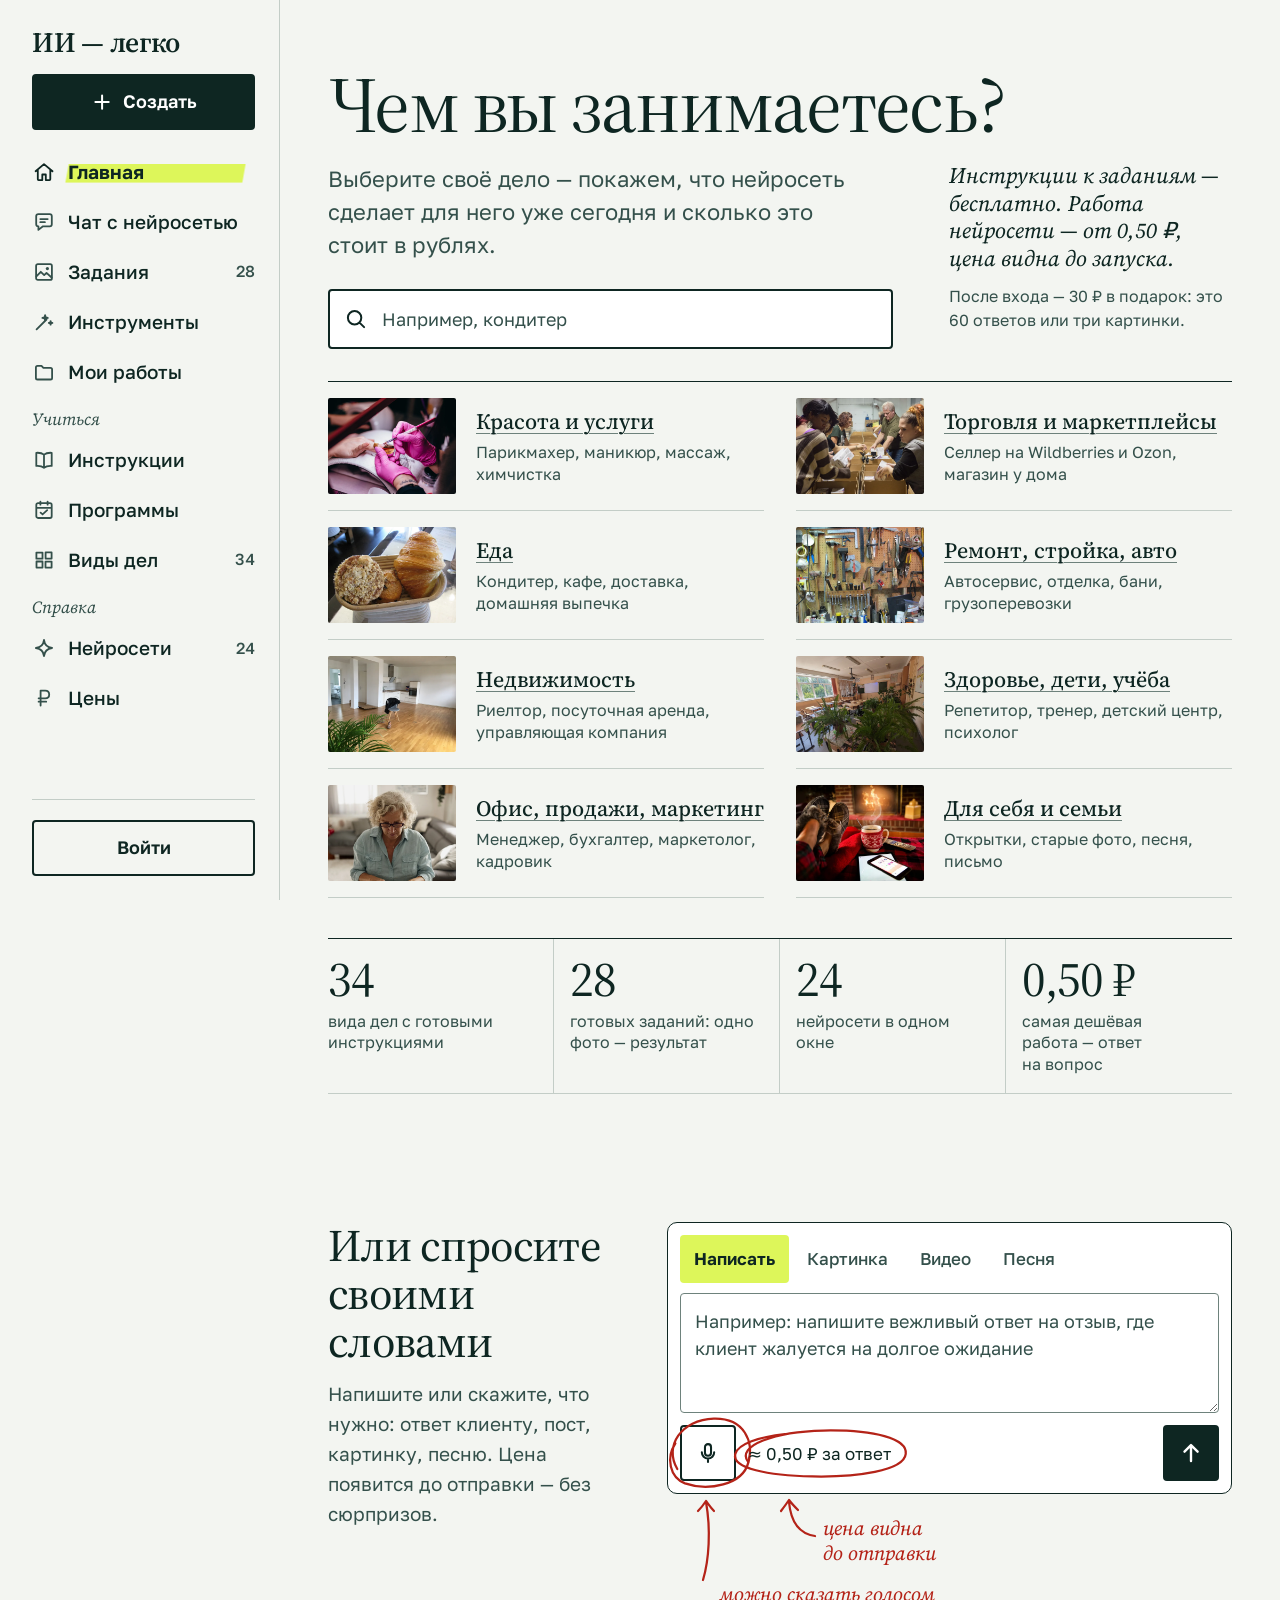
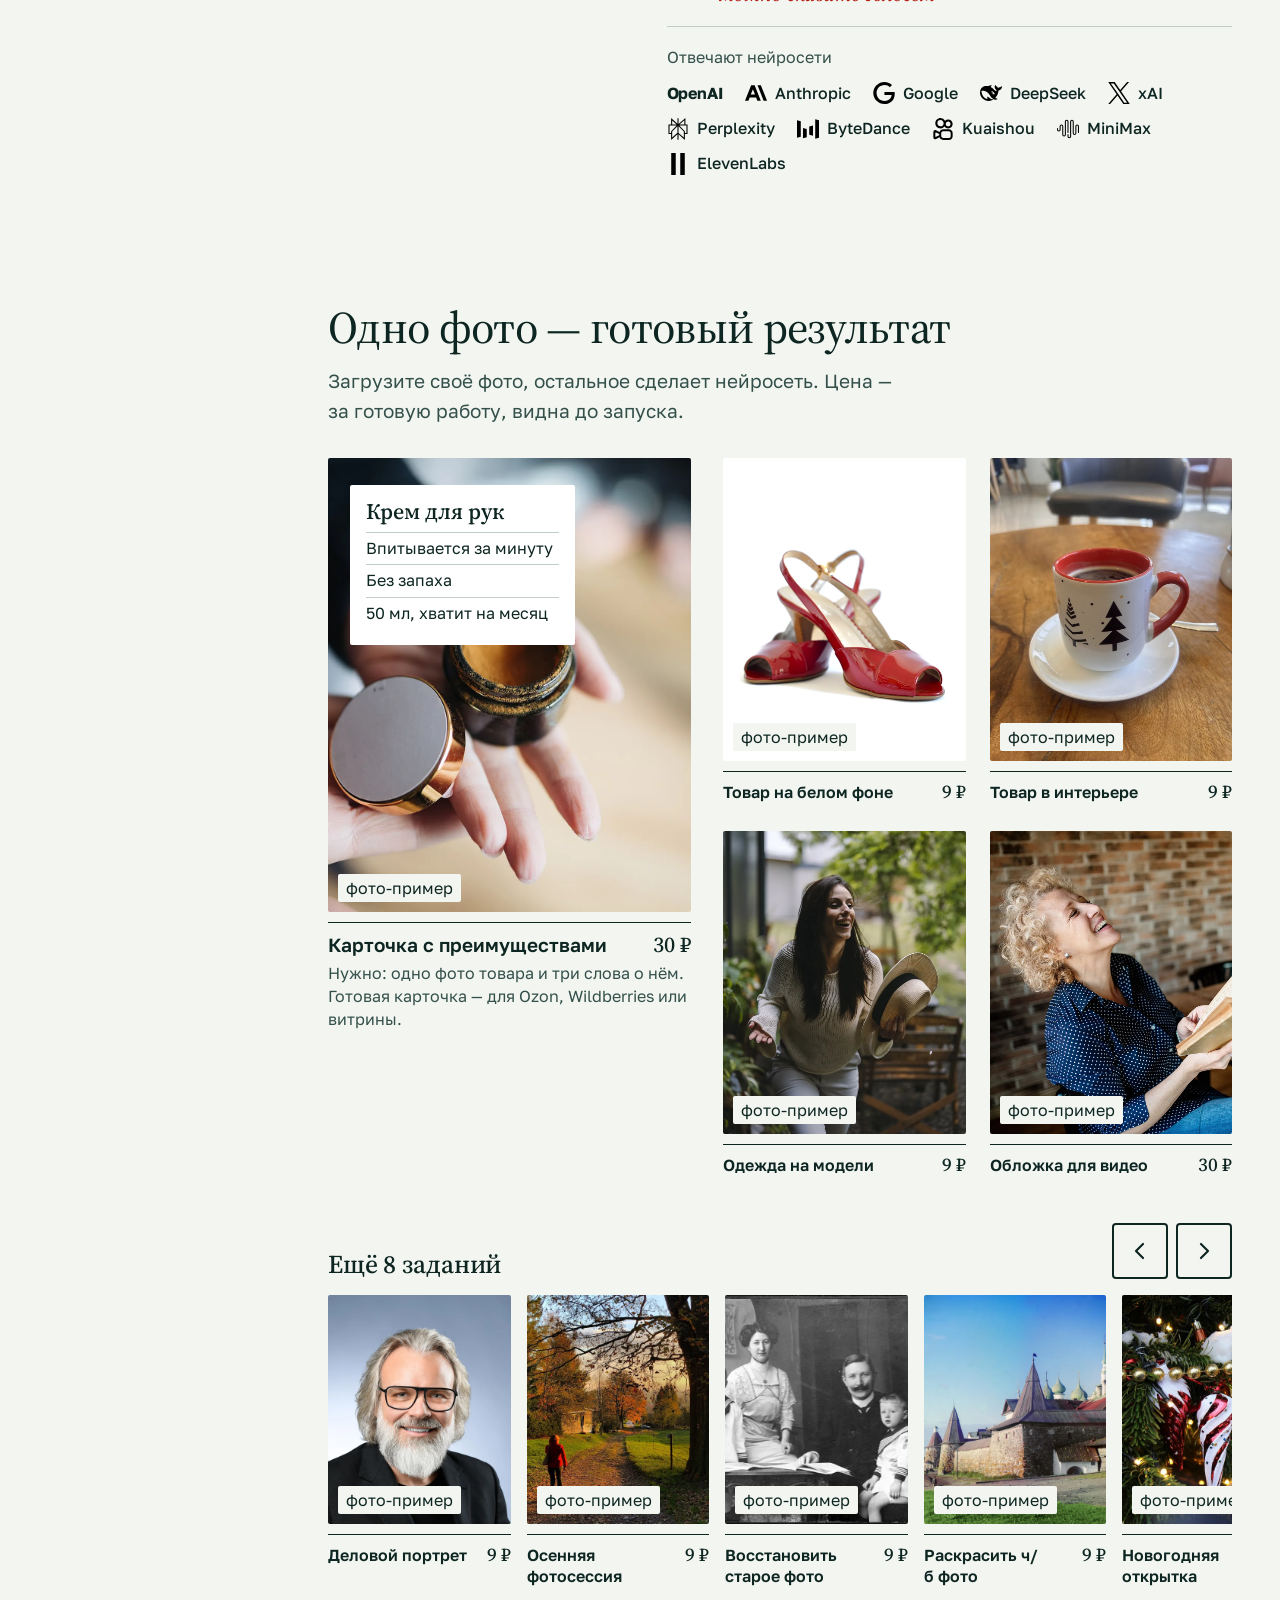
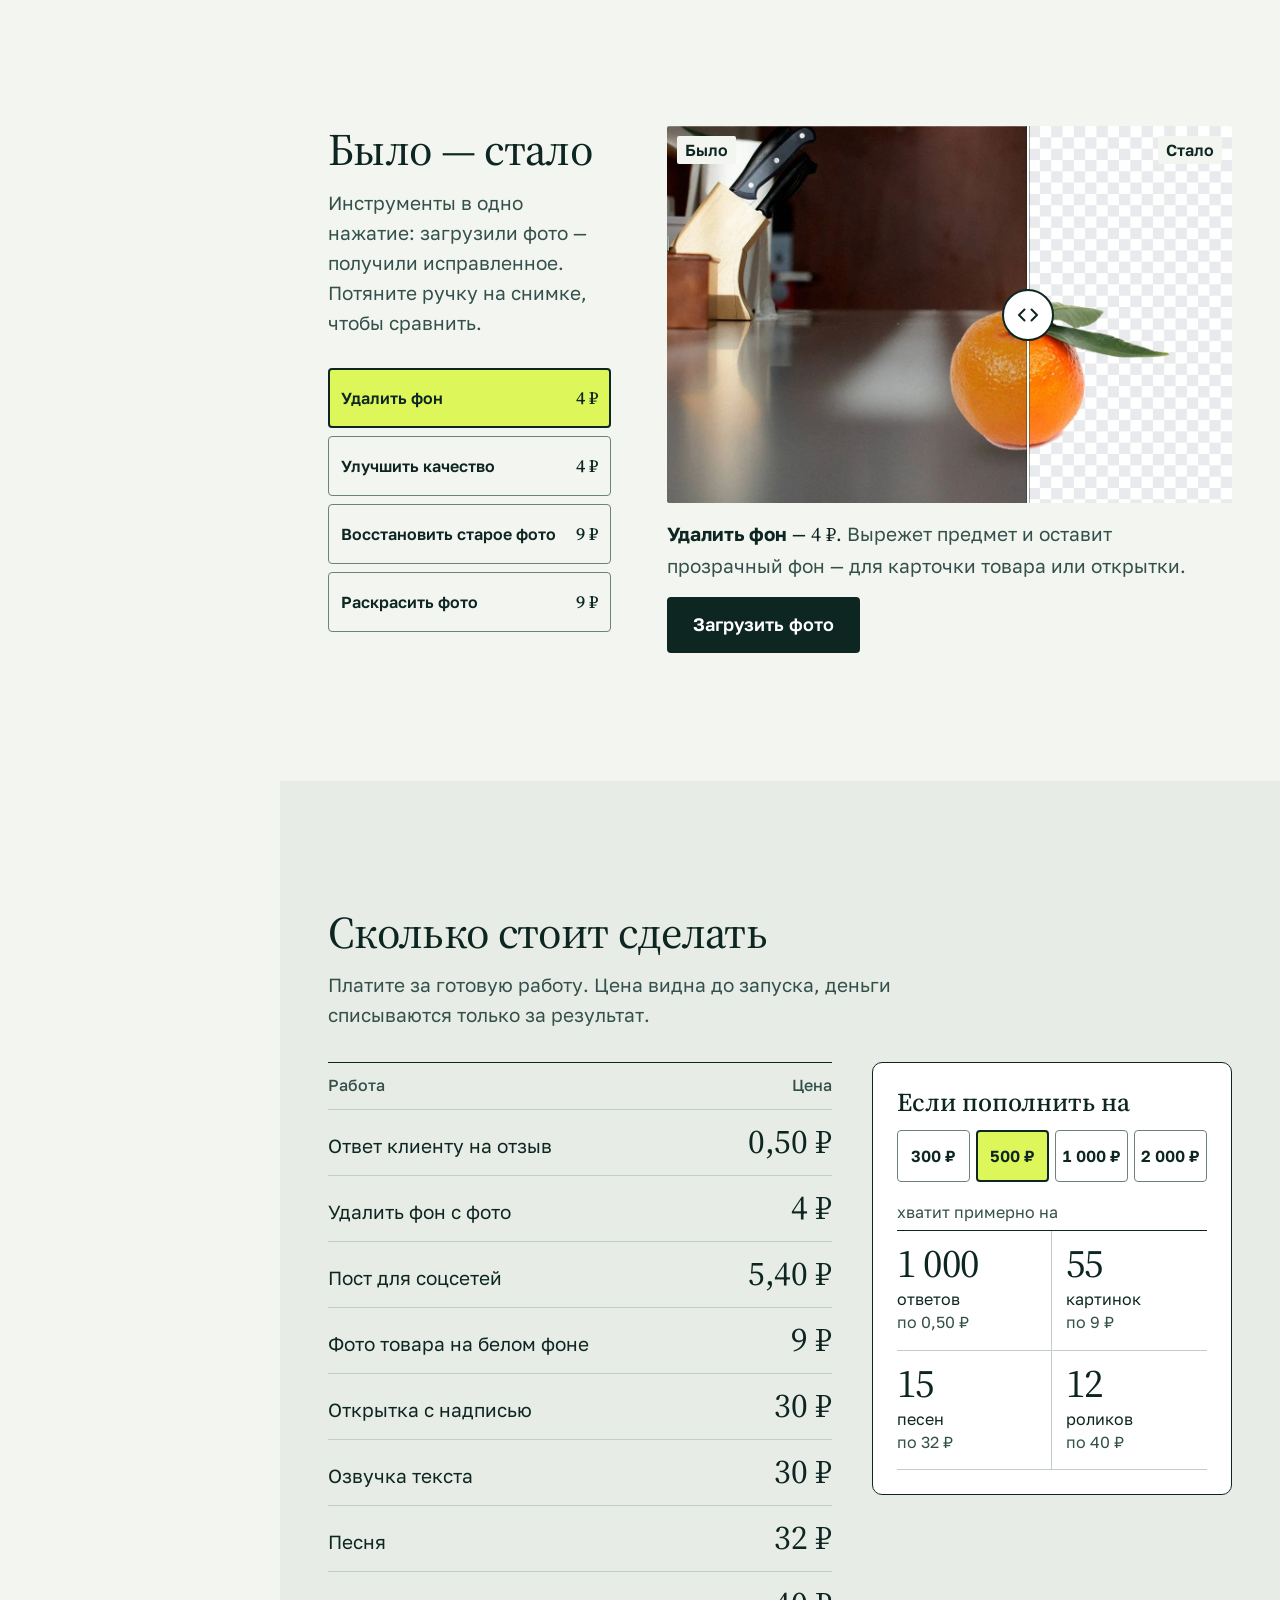
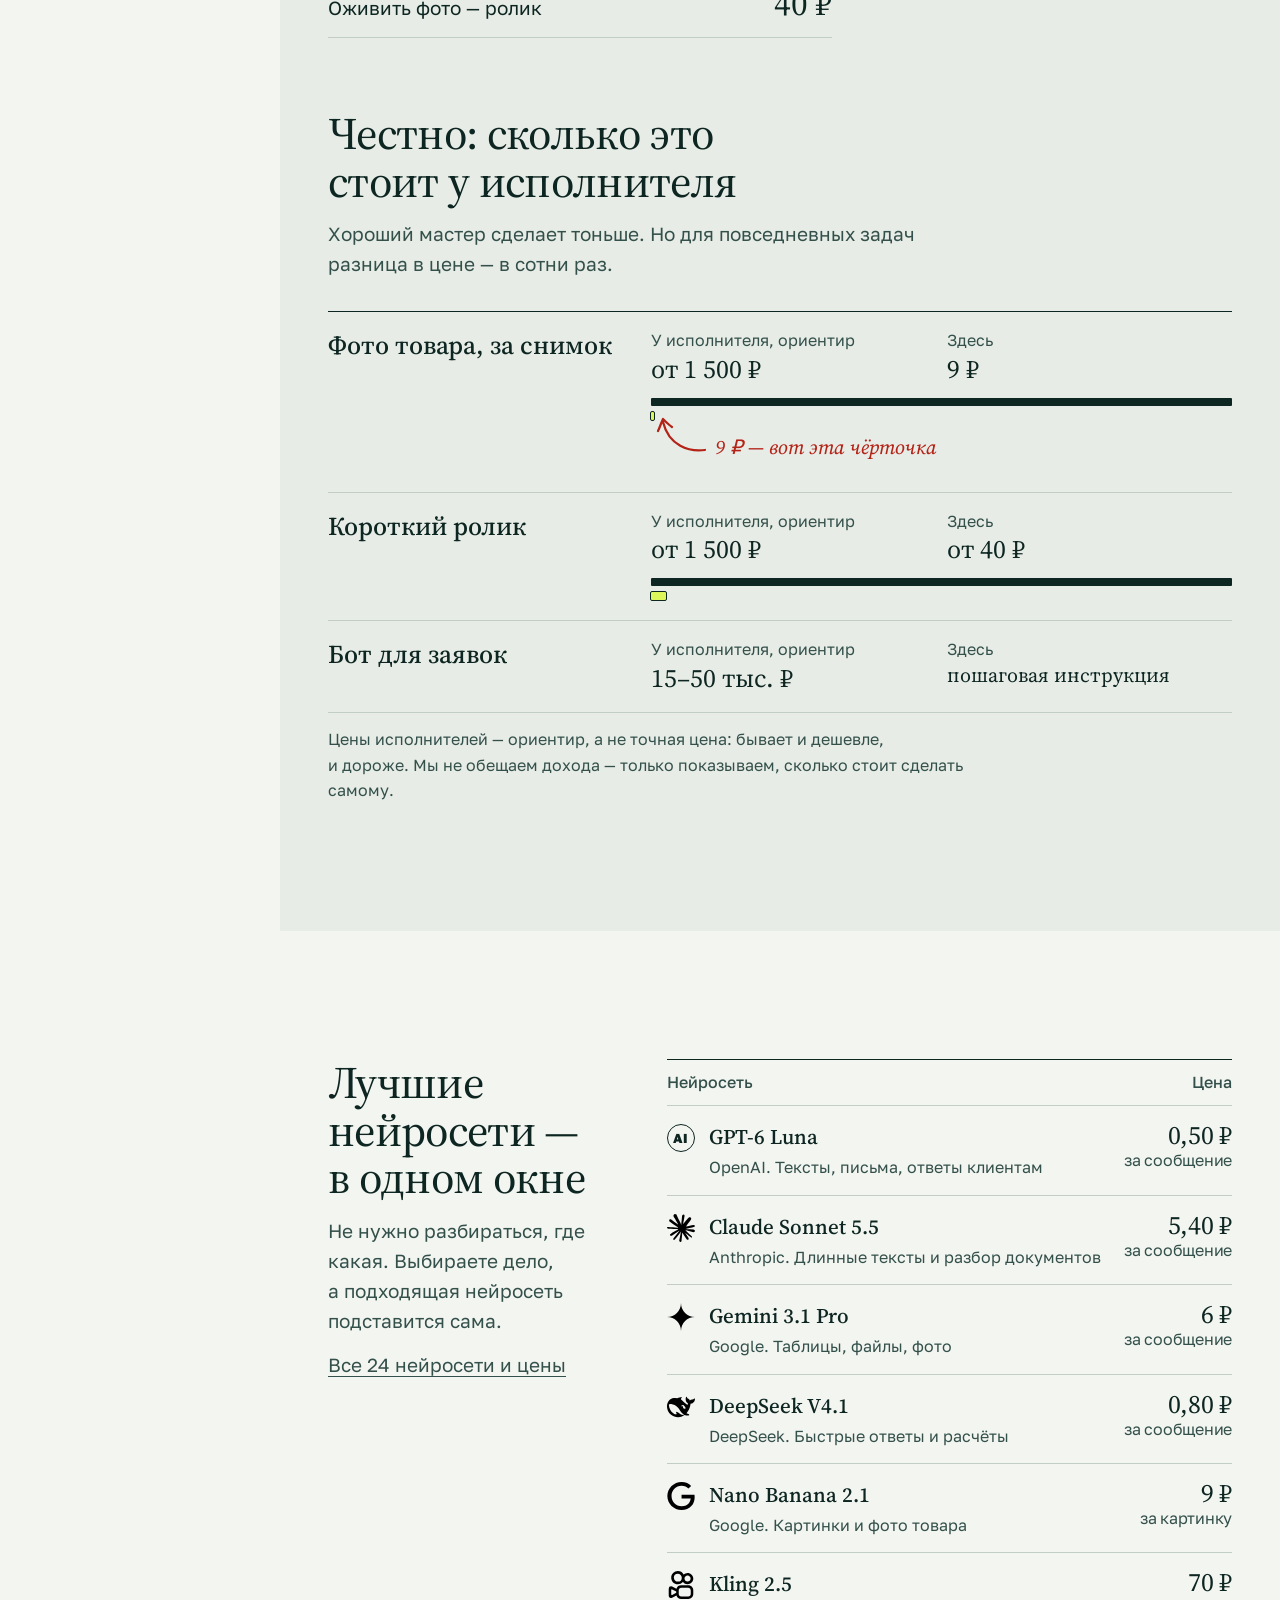
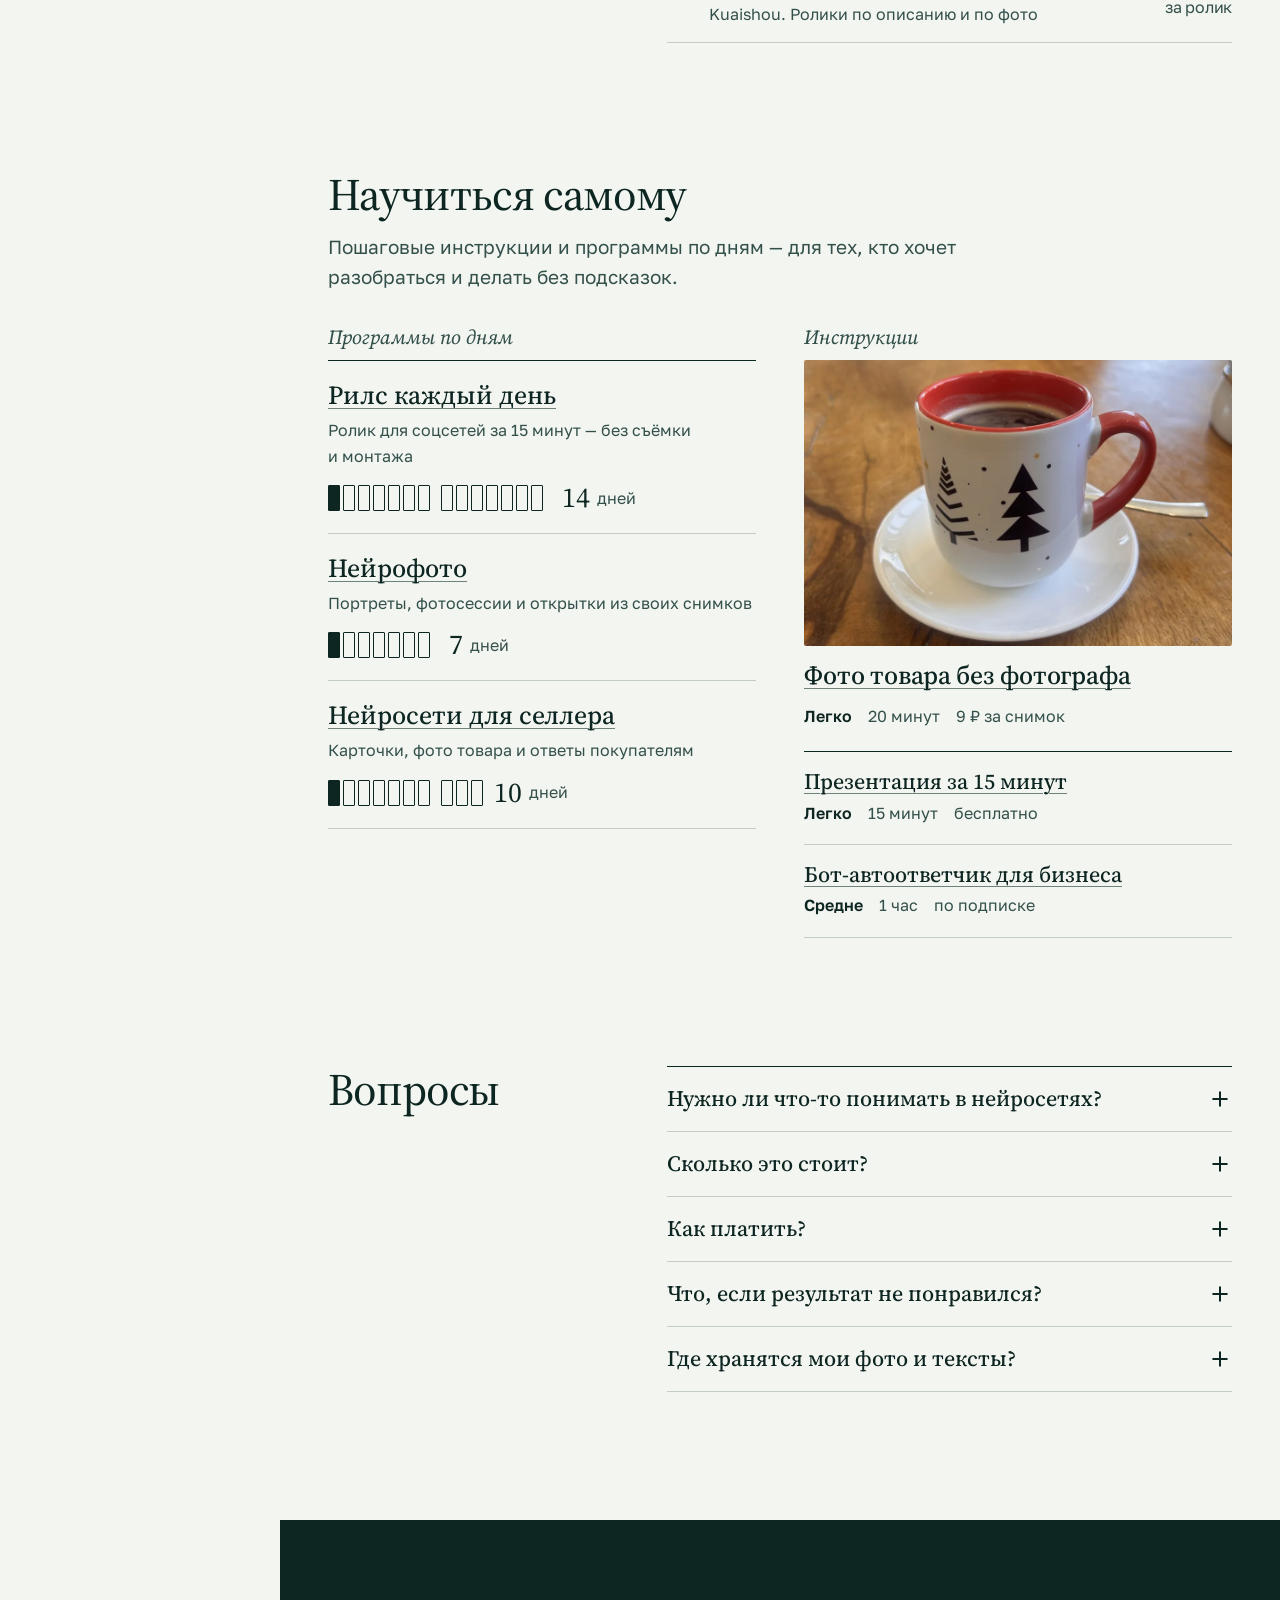
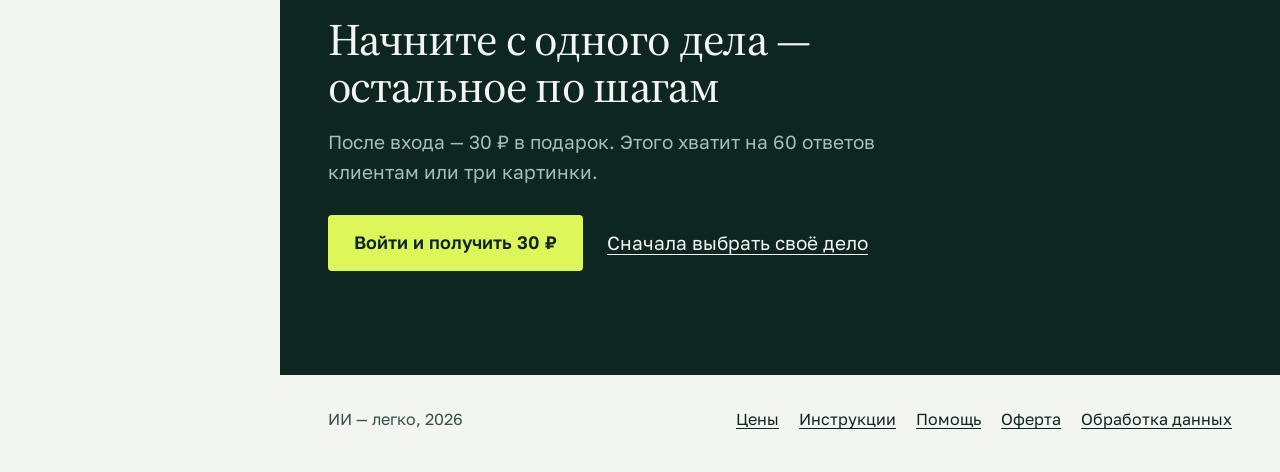
<file: c-journal/index.html>
<!doctype html>
<html lang="ru">
<head>
<meta charset="utf-8">
<meta name="viewport" content="width=device-width, initial-scale=1, viewport-fit=cover">
<title>ИИ — легко: нейросети для вашего дела</title>
<meta name="description" content="Пошаговые инструкции и готовые задания по нейросетям. Цена в рублях видна до запуска.">
<link rel="preload" href="fonts/source-serif-4-cyrillic-opsz-normal.woff2" as="font" type="font/woff2" crossorigin>
<link rel="preload" href="fonts/golos-text-cyrillic-wght-normal.woff2" as="font" type="font/woff2" crossorigin>
<link rel="stylesheet" href="style.css">
<script>document.documentElement.classList.add('js')</script>
</head>
<body>
<svg width="0" height="0" style="position:absolute" aria-hidden="true">
  <defs>
    <symbol id="i-home" viewBox="0 0 24 24"><path fill="none" stroke="currentColor" stroke-width="1.8" stroke-linecap="round" stroke-linejoin="round" d="M3.6 11.2 12 4.1l8.5 7.2M5.8 9.6v9.7c0 .5.4.8.8.8h3.7v-5.6h3.5v5.6h3.7c.5 0 .8-.3.8-.8V9.5"/></symbol>
    <symbol id="i-chat" viewBox="0 0 24 24"><path fill="none" stroke="currentColor" stroke-width="1.8" stroke-linecap="round" stroke-linejoin="round" d="M4.2 6.3c0-1.2 1-2.1 2.2-2.1h11.3c1.2 0 2.1.9 2.1 2.1v7.9c0 1.2-1 2.1-2.1 2.1H11l-4.6 3.6v-3.6h0c-1.2 0-2.2-.9-2.2-2.1z"/><path fill="none" stroke="currentColor" stroke-width="1.8" stroke-linecap="round" d="M8.3 9.1h7.4M8.3 12.2h4.6"/></symbol>
    <symbol id="i-plus" viewBox="0 0 24 24"><path fill="none" stroke="currentColor" stroke-width="2.2" stroke-linecap="round" d="M12.1 4.8v14.5M4.8 12h14.5"/></symbol>
    <symbol id="i-tasks" viewBox="0 0 24 24"><path fill="none" stroke="currentColor" stroke-width="1.8" stroke-linecap="round" stroke-linejoin="round" d="M4.1 5.9c0-.9.8-1.7 1.7-1.7h12.4c.9 0 1.7.8 1.7 1.7v12.3c0 .9-.8 1.7-1.7 1.7H5.8c-.9 0-1.7-.8-1.7-1.7z"/><path fill="none" stroke="currentColor" stroke-width="1.8" stroke-linecap="round" stroke-linejoin="round" d="m4.4 16.3 4.4-4.5 3.4 3.3 2.3-2.2 5.1 4.6"/><circle cx="15.4" cy="8.6" r="1.6" fill="currentColor"/></symbol>
    <symbol id="i-works" viewBox="0 0 24 24"><path fill="none" stroke="currentColor" stroke-width="1.8" stroke-linecap="round" stroke-linejoin="round" d="M3.9 7.4c0-.9.7-1.6 1.6-1.6h4l1.9 2.1h7.1c.9 0 1.6.7 1.6 1.6v8.4c0 .9-.7 1.6-1.6 1.6h-13c-.9 0-1.6-.7-1.6-1.6z"/></symbol>
    <symbol id="i-tools" viewBox="0 0 24 24"><path fill="none" stroke="currentColor" stroke-width="1.8" stroke-linecap="round" stroke-linejoin="round" d="m4.6 19.4 9.9-9.9M13.1 5.2l.6 2.1 2.1.6-2.1.6-.6 2.1-.6-2.1-2.1-.6 2.1-.6zM18.6 11.1l.4 1.4 1.4.4-1.4.4-.4 1.4-.4-1.4-1.4-.4 1.4-.4z"/></symbol>
    <symbol id="i-book" viewBox="0 0 24 24"><path fill="none" stroke="currentColor" stroke-width="1.8" stroke-linecap="round" stroke-linejoin="round" d="M12 6.6c-1.9-1.5-4.6-2-7.7-1.8v13.1c3.1-.2 5.8.3 7.7 1.8 1.9-1.5 4.6-2 7.7-1.8V4.8c-3.1-.2-5.8.3-7.7 1.8zM12 6.6v13"/></symbol>
    <symbol id="i-cal" viewBox="0 0 24 24"><path fill="none" stroke="currentColor" stroke-width="1.8" stroke-linecap="round" stroke-linejoin="round" d="M4.3 6.9c0-.9.8-1.7 1.7-1.7h12c.9 0 1.7.8 1.7 1.7v11.4c0 .9-.8 1.7-1.7 1.7H6c-.9 0-1.7-.8-1.7-1.7zM4.4 9.9h15.2M8.4 3.6v3.1M15.6 3.6v3.1"/><path fill="none" stroke="currentColor" stroke-width="1.8" stroke-linecap="round" d="m8.6 14.6 2 1.8 4.6-4.3"/></symbol>
    <symbol id="i-rub" viewBox="0 0 24 24"><path fill="none" stroke="currentColor" stroke-width="1.8" stroke-linecap="round" stroke-linejoin="round" d="M8.6 19.6V4.6h4.6c2.4 0 4 1.5 4 3.8s-1.6 3.9-4 3.9H6.6M6.6 15.7h7.6"/></symbol>
    <symbol id="i-grid" viewBox="0 0 24 24"><path fill="none" stroke="currentColor" stroke-width="1.8" stroke-linecap="round" stroke-linejoin="round" d="M4.4 4.6h6.1v6.1H4.4zM13.6 4.4h6v6.2h-6zM4.5 13.5h6v6.1h-6zM13.5 13.6h6.1v6h-6.1z"/></symbol>
    <symbol id="i-net" viewBox="0 0 24 24"><path fill="none" stroke="currentColor" stroke-width="1.8" stroke-linecap="round" stroke-linejoin="round" d="M12 3.9c.5 4.4 3.6 7.6 8.1 8.1-4.5.5-7.6 3.7-8.1 8.1-.5-4.4-3.6-7.6-8.1-8.1 4.5-.5 7.6-3.7 8.1-8.1z"/></symbol>
    <symbol id="i-search" viewBox="0 0 24 24"><path fill="none" stroke="currentColor" stroke-width="2" stroke-linecap="round" d="M10.6 17.4a6.7 6.7 0 1 0 0-13.4 6.7 6.7 0 0 0 0 13.4zM15.5 15.6l4.6 4.5"/></symbol>
    <symbol id="i-mic" viewBox="0 0 24 24"><path fill="none" stroke="currentColor" stroke-width="1.9" stroke-linecap="round" stroke-linejoin="round" d="M12 3.8c1.6 0 2.8 1.2 2.8 2.8v5.1c0 1.6-1.2 2.8-2.8 2.8s-2.8-1.2-2.8-2.8V6.6c0-1.6 1.2-2.8 2.8-2.8zM6.3 11.3c0 3.2 2.5 5.8 5.7 5.8s5.7-2.6 5.7-5.8M12 17.2v3.1"/></symbol>
    <symbol id="i-send" viewBox="0 0 24 24"><path fill="none" stroke="currentColor" stroke-width="2.2" stroke-linecap="round" stroke-linejoin="round" d="M12 19.4V5M6 10.8 12 4.7l6.1 6.1"/></symbol>
    <symbol id="i-lr" viewBox="0 0 28 28"><path fill="none" stroke="currentColor" stroke-width="2" stroke-linecap="round" stroke-linejoin="round" d="M10.5 8.5 5 14l5.5 5.5M17.5 8.5 23 14l-5.5 5.5"/></symbol>
    <symbol id="i-left" viewBox="0 0 24 24"><path fill="none" stroke="currentColor" stroke-width="2" stroke-linecap="round" stroke-linejoin="round" d="M14.8 5.5 8.3 12l6.5 6.5"/></symbol>
    <symbol id="i-right" viewBox="0 0 24 24"><path fill="none" stroke="currentColor" stroke-width="2" stroke-linecap="round" stroke-linejoin="round" d="M9.2 5.5 15.7 12l-6.5 6.5"/></symbol>
    <symbol id="i-open" viewBox="0 0 24 24"><path fill="none" stroke="currentColor" stroke-width="2" stroke-linecap="round" d="M12 5.2v13.6M5.2 12h13.6"/></symbol>
    <symbol id="i-check" viewBox="0 0 24 24"><path fill="none" stroke="currentColor" stroke-width="2.2" stroke-linecap="round" stroke-linejoin="round" d="m4.8 12.6 4.4 4.1 10-10.1"/></symbol>
  </defs>
</svg>

<a class="skip" href="#main">К содержанию</a>

<aside class="rail" aria-label="Разделы">
  <a class="logo" href="index.html">ИИ — легко</a>
  <a class="btn btn--wide" href="#ask"><svg aria-hidden="true"><use href="#i-plus"/></svg>Создать</a>
  <nav aria-label="Оглавление">
    <ul class="toc">
      <li><a href="index.html" aria-current="page"><svg aria-hidden="true"><use href="#i-home"/></svg><span class="t">Главная</span><span></span></a></li>
      <li><a href="#ask"><svg aria-hidden="true"><use href="#i-chat"/></svg><span class="t">Чат с нейросетью</span><span></span></a></li>
      <li><a href="#tasks"><svg aria-hidden="true"><use href="#i-tasks"/></svg><span class="t">Задания</span><span class="n">28</span></a></li>
      <li><a href="#tools"><svg aria-hidden="true"><use href="#i-tools"/></svg><span class="t">Инструменты</span><span></span></a></li>
      <li><a href="#"><svg aria-hidden="true"><use href="#i-works"/></svg><span class="t">Мои работы</span><span></span></a></li>
    </ul>
    <p class="toc__group">Учиться</p>
    <ul class="toc">
      <li><a href="#learn"><svg aria-hidden="true"><use href="#i-book"/></svg><span class="t">Инструкции</span><span></span></a></li>
      <li><a href="#learn"><svg aria-hidden="true"><use href="#i-cal"/></svg><span class="t">Программы</span><span></span></a></li>
      <li><a href="#top"><svg aria-hidden="true"><use href="#i-grid"/></svg><span class="t">Виды дел</span><span class="n">34</span></a></li>
    </ul>
    <p class="toc__group">Справка</p>
    <ul class="toc">
      <li><a href="#models"><svg aria-hidden="true"><use href="#i-net"/></svg><span class="t">Нейросети</span><span class="n">24</span></a></li>
      <li><a href="#prices"><svg aria-hidden="true"><use href="#i-rub"/></svg><span class="t">Цены</span><span></span></a></li>
    </ul>
  </nav>
  <div class="rail__foot">
    <p class="small muted">После входа — 30 ₽ в подарок на первые работы.</p>
    <a class="btn btn--line btn--wide" href="#">Войти</a>
  </div>
</aside>

<header class="topbar">
  <a class="logo" href="index.html">ИИ — легко</a>
  <div class="wallet"><a class="btn btn--line" href="#">Войти</a></div>
</header>

<div class="page">
<main id="main">

  <!-- Обложка: вопрос и оглавление дел -->
  <section class="cover" id="top" aria-labelledby="h-top">
    <div class="wrap">
      <h1 class="h1" id="h-top">Чем вы занимаетесь?</h1>
      <div class="cover__grid">
        <div class="cover__head">
          <p class="lead">Выберите своё дело — покажем, что нейросеть сделает для него уже сегодня и сколько это стоит в рублях.</p>
          <form class="search" role="search" onsubmit="return false">
            <label class="sr" for="q">Найти своё дело</label>
            <svg aria-hidden="true"><use href="#i-search"/></svg>
            <input id="q" type="search" placeholder="Например, кондитер" autocomplete="off">
          </form>
        </div>
        <div class="cover__aside rail-only">
          <p class="note" style="color:var(--ink);font-size:1.375rem">Инструкции к заданиям — бесплатно. Работа нейросети — от 0,50 ₽, цена видна до запуска.</p>
          <p class="small muted" style="margin-top:12px">После входа — 30 ₽ в подарок: это 60 ответов или три картинки.</p>
        </div>
      </div>

      <nav class="groups" aria-label="Виды дел" id="groups">
        <a class="group" href="nisha.html"><span class="ph"><img src="../assets/gruppa-uslugi.webp" alt="" width="960" height="720"></span><span><span class="group__t">Красота и услуги</span><span class="group__ex">Парикмахер, маникюр, массаж, химчистка</span></span></a>
        <a class="group" href="nisha.html"><span class="ph"><img src="../assets/gruppa-torgovlya.webp" alt="" width="960" height="720"></span><span><span class="group__t">Торговля и маркетплейсы</span><span class="group__ex">Селлер на Wildberries и Ozon, магазин у дома</span></span></a>
        <a class="group" href="nisha.html"><span class="ph"><img src="../assets/gruppa-eda.webp" alt="" width="960" height="720"></span><span><span class="group__t">Еда</span><span class="group__ex">Кондитер, кафе, доставка, домашняя выпечка</span></span></a>
        <a class="group" href="nisha.html"><span class="ph"><img src="../assets/gruppa-stroyka.webp" alt="" width="960" height="720"></span><span><span class="group__t">Ремонт, стройка, авто</span><span class="group__ex">Автосервис, отделка, бани, грузоперевозки</span></span></a>
        <a class="group" href="nisha.html"><span class="ph"><img src="../assets/gruppa-nedvizhimost.webp" alt="" width="960" height="720"></span><span><span class="group__t">Недвижимость</span><span class="group__ex">Риелтор, посуточная аренда, управляющая компания</span></span></a>
        <a class="group" href="nisha.html"><span class="ph"><img src="../assets/gruppa-zdorovie-ucheba.webp" alt="" width="960" height="720"></span><span><span class="group__t">Здоровье, дети, учёба</span><span class="group__ex">Репетитор, тренер, детский центр, психолог</span></span></a>
        <a class="group" href="nisha.html"><span class="ph"><img src="../assets/gruppa-ofis.webp" alt="" width="960" height="720"></span><span><span class="group__t">Офис, продажи, маркетинг</span><span class="group__ex">Менеджер, бухгалтер, маркетолог, кадровик</span></span></a>
        <a class="group" href="nisha.html"><span class="ph"><img src="../assets/gruppa-dlya-sebya.webp" alt="" width="960" height="720"></span><span><span class="group__t">Для себя и семьи</span><span class="group__ex">Открытки, старые фото, песня, письмо</span></span></a>
        <p class="groups__empty" id="groups-empty" hidden>Такого дела пока нет в списке. Напишите его в строку запроса ниже — нейросеть подскажет, с чего начать.</p>
      </nav>

      <div class="facts" role="list" aria-label="Что есть внутри">
        <p class="fact" role="listitem"><b>34</b><span>вида дел с готовыми инструкциями</span></p>
        <p class="fact" role="listitem"><b>28</b><span>готовых заданий: одно фото — результат</span></p>
        <p class="fact" role="listitem"><b>24</b><span>нейросети в одном окне</span></p>
        <p class="fact" role="listitem"><b class="num">0,50 ₽</b><span>самая дешёвая работа — ответ на вопрос</span></p>
      </div>
      <p class="gift phone-only">После входа — <mark>30 ₽ в подарок</mark>: это 60 ответов или три картинки.</p>
    </div>
  </section>

  <!-- Строка запроса с пометками ручкой: единственное движение страницы -->
  <section class="sec" id="ask" aria-labelledby="h-ask">
    <div class="wrap split">
      <div class="side">
        <h2 class="h2" id="h-ask">Или спросите своими словами</h2>
        <p>Напишите или скажите, что нужно: ответ клиенту, пост, картинку, песню. Цена появится до отправки — без сюрпризов.</p>
      </div>
      <div>
        <div class="draw" id="ask-draw">
          <div class="composer">
            <div class="seg" role="tablist" aria-label="Что сделать">
              <button role="tab" aria-selected="true" data-ph="Например: напишите вежливый ответ на отзыв, где клиент жалуется на долгое ожидание" data-price="≈ 0,50 ₽ за ответ">Написать</button>
              <button role="tab" aria-selected="false" data-ph="Например: открытка на юбилей маме, осенние листья и надпись «С днём рождения»" data-price="≈ 9 ₽ за картинку">Картинка</button>
              <button role="tab" aria-selected="false" data-ph="Например: оживите старое фото бабушки, пусть она улыбнётся" data-price="≈ 40 ₽ за ролик">Видео</button>
              <button role="tab" aria-selected="false" data-ph="Например: весёлая песня на день рождения Ольге, ей 50, любит дачу" data-price="≈ 32 ₽ за песню">Песня</button>
            </div>
            <label class="sr" for="prompt">Ваш запрос</label>
            <textarea id="prompt" placeholder="Например: напишите вежливый ответ на отзыв, где клиент жалуется на долгое ожидание"></textarea>
            <div class="composer__bar">
              <span class="ann">
                <button class="icon-btn" type="button" aria-label="Сказать голосом"><svg aria-hidden="true"><use href="#i-mic"/></svg></button>
                <svg class="ann__ring" viewBox="0 0 100 100" preserveAspectRatio="none" aria-hidden="true"><path class="ink-line" pathLength="1" style="--d:.9s" d="M18 70 C 4 42, 22 8, 56 7 C 88 6, 98 36, 92 62 C 86 90, 50 98, 26 88 C 10 80, 6 56, 16 38"/></svg>
              </span>
              <span class="ann">
                <span class="composer__price" id="price" aria-live="polite">≈ 0,50 ₽ за ответ</span>
                <svg class="ann__ring" viewBox="0 0 200 60" preserveAspectRatio="none" aria-hidden="true"><path class="ink-line" pathLength="1" style="--d:0s" d="M22 40 C 8 22, 52 6, 104 5 C 160 4, 196 14, 194 31 C 192 50, 140 57, 92 56 C 44 55, 4 47, 8 31 C 11 20, 34 12, 62 9"/></svg>
              </span>
              <button class="icon-btn icon-btn--ink send" type="button" aria-label="Отправить"><svg aria-hidden="true"><use href="#i-send"/></svg></button>
            </div>
          </div>
          <div class="ask__notes" aria-hidden="true">
            <svg style="left:108px;top:2px;width:44px;height:46px" viewBox="0 0 44 46"><path class="ink-line" pathLength="1" style="--d:.45s" d="M40 40 C 26 38, 16 28, 14 6 M6 15 C 9 11, 12 7, 14 4 C 17 8, 20 11, 23 14"/></svg>
            <p class="note" style="left:156px;top:22px;--d:.7s">цена видна<br>до отправки</p>
            <svg style="left:24px;top:4px;width:30px;height:84px" viewBox="0 0 30 84"><path class="ink-line" pathLength="1" style="--d:1.25s" d="M12 82 C 18 62, 20 32, 15 4 M7 13 C 10 10, 13 6, 15 3 C 18 7, 20 10, 23 13"/></svg>
            <p class="note" style="left:52px;top:88px;--d:1.5s">можно сказать голосом</p>
          </div>
        </div>
        <div class="models-row">
          <p class="models-row__t">Отвечают нейросети</p>
          <span class="brand brand--word">OpenAI</span>
          <span class="brand"><img src="../assets/anthropic.svg" alt="" width="22" height="22">Anthropic</span>
          <span class="brand"><img src="../assets/google.svg" alt="" width="22" height="22">Google</span>
          <span class="brand"><img src="../assets/deepseek.svg" alt="" width="22" height="22">DeepSeek</span>
          <span class="brand"><img src="../assets/x.svg" alt="" width="22" height="22">xAI</span>
          <span class="brand"><img src="../assets/perplexity.svg" alt="" width="22" height="22">Perplexity</span>
          <span class="brand"><img src="../assets/bytedance.svg" alt="" width="22" height="22">ByteDance</span>
          <span class="brand"><img src="../assets/kuaishou.svg" alt="" width="22" height="22">Kuaishou</span>
          <span class="brand"><img src="../assets/minimax.svg" alt="" width="22" height="22">MiniMax</span>
          <span class="brand"><img src="../assets/elevenlabs.svg" alt="" width="22" height="22">ElevenLabs</span>
        </div>
      </div>
    </div>
  </section>

  <!-- Готовые задания -->
  <section class="sec" id="tasks" aria-labelledby="h-tasks">
    <div class="wrap">
      <div class="side" style="max-width:760px">
        <h2 class="h2" id="h-tasks">Одно фото — готовый результат</h2>
        <p>Загрузите своё фото, остальное сделает нейросеть. Цена — за готовую работу, видна до запуска.</p>
      </div>
      <div class="tasks__top">
        <a class="task" href="#">
          <figure>
            <div class="ph ph--45">
              <img src="../assets/kartochka-s-preimushchestvami.webp" alt="Баночка крема в руке, поверх — белая плашка с названием и тремя преимуществами" width="960" height="1200">
              <div class="overlay-card" aria-hidden="true"><b>Крем для рук</b><ul><li>Впитывается за минуту</li><li>Без запаха</li><li>50 мл, хватит на месяц</li></ul></div>
              <span class="stamp">фото-пример</span>
            </div>
            <figcaption>
              <div class="cap"><span class="cap__name">Карточка с преимуществами</span><span class="cap__price">30 ₽</span></div>
              <p class="cap__what">Нужно: одно фото товара и три слова о нём. Готовая карточка — для Ozon, Wildberries или витрины.</p>
            </figcaption>
          </figure>
        </a>
        <div class="task__quad">
          <a class="task" href="#"><figure><div class="ph ph--45"><img src="../assets/tovar-na-belom-fone.webp" alt="Красные туфли на чистом белом фоне" width="960" height="1200" loading="lazy"><span class="stamp">фото-пример</span></div><figcaption class="cap"><span class="cap__name">Товар на белом фоне</span><span class="cap__price">9 ₽</span></figcaption></figure></a>
          <a class="task" href="#"><figure><div class="ph ph--45"><img src="../assets/tovar-v-interere.webp" alt="Кружка с ёлками на деревянном столе в кафе" width="960" height="1200" loading="lazy"><span class="stamp">фото-пример</span></div><figcaption class="cap"><span class="cap__name">Товар в интерьере</span><span class="cap__price">9 ₽</span></figcaption></figure></a>
          <a class="task" href="#"><figure><div class="ph ph--45"><img src="../assets/odezhda-na-modeli.webp" alt="Девушка в светлом свитере и шляпой в руке" width="960" height="1200" loading="lazy"><span class="stamp">фото-пример</span></div><figcaption class="cap"><span class="cap__name">Одежда на модели</span><span class="cap__price">9 ₽</span></figcaption></figure></a>
          <a class="task" href="#"><figure><div class="ph ph--45"><img src="../assets/oblozhka-dlya-youtube.webp" alt="Смеющаяся женщина с книгой у кирпичной стены" width="960" height="1200" loading="lazy"><span class="stamp">фото-пример</span></div><figcaption class="cap"><span class="cap__name">Обложка для видео</span><span class="cap__price">30 ₽</span></figcaption></figure></a>
        </div>
      </div>

      <div class="strip-head">
        <h3 class="h3">Ещё 8 заданий</h3>
        <div class="strip-nav">
          <button class="icon-btn" type="button" data-strip="-1" aria-label="Листать назад"><svg aria-hidden="true"><use href="#i-left"/></svg></button>
          <button class="icon-btn" type="button" data-strip="1" aria-label="Листать вперёд"><svg aria-hidden="true"><use href="#i-right"/></svg></button>
        </div>
      </div>
      <div class="strip" id="strip" tabindex="0" aria-label="Ещё задания, листаются вбок">
        <a class="task" href="#"><figure><div class="ph ph--45"><img src="../assets/delovoj-portret.webp" alt="Мужчина с седой бородой в очках, деловой портрет на светлом фоне" width="960" height="1200" loading="lazy"><span class="stamp">фото-пример</span></div><figcaption class="cap"><span class="cap__name">Деловой портрет</span><span class="cap__price">9 ₽</span></figcaption></figure></a>
        <a class="task" href="#"><figure><div class="ph ph--45"><img src="../assets/osennyaya-fotosessiya.webp" alt="Женщина в красном идёт по осенней аллее" width="960" height="1200" loading="lazy"><span class="stamp">фото-пример</span></div><figcaption class="cap"><span class="cap__name">Осенняя фотосессия</span><span class="cap__price">9 ₽</span></figcaption></figure></a>
        <a class="task" href="#"><figure><div class="ph ph--45"><img src="../assets/vosstanovit-staroe-foto.webp" alt="Старая семейная фотография, восстановленная без трещин" width="960" height="1200" loading="lazy"><span class="stamp">фото-пример</span></div><figcaption class="cap"><span class="cap__name">Восстановить старое фото</span><span class="cap__price">9 ₽</span></figcaption></figure></a>
        <a class="task" href="#"><figure><div class="ph ph--45"><img src="../assets/raskrasit-foto.webp" alt="Монастырь с голубыми куполами в цвете" width="960" height="1200" loading="lazy"><span class="stamp">фото-пример</span></div><figcaption class="cap"><span class="cap__name">Раскрасить ч/б фото</span><span class="cap__price">9 ₽</span></figcaption></figure></a>
        <a class="task" href="#"><figure><div class="ph ph--45"><img src="../assets/novogodnyaya-otkrytka.webp" alt="Ёлочные игрушки и гирлянда" width="960" height="1200" loading="lazy"><span class="stamp">фото-пример</span></div><figcaption class="cap"><span class="cap__name">Новогодняя открытка</span><span class="cap__price">30 ₽</span></figcaption></figure></a>
        <a class="task" href="#"><figure><div class="ph ph--45"><img src="../assets/ozhivit-foto.webp" alt="Старый портрет женщины, который станет коротким роликом" width="960" height="1200" loading="lazy"><span class="stamp">фото-пример</span></div><figcaption class="cap"><span class="cap__name">Оживить фото</span><span class="cap__price">40 ₽</span></figcaption></figure></a>
        <a class="task" href="#"><figure><div class="ph ph--45"><img src="../assets/rolik-po-opisaniyu.webp" alt="Бариста наливает молоко в капучино" width="960" height="1200" loading="lazy"><span class="stamp">фото-пример</span></div><figcaption class="cap"><span class="cap__name">Ролик по описанию</span><span class="cap__price">70 ₽</span></figcaption></figure></a>
        <a class="task" href="#"><figure><div class="ph ph--45"><img src="../assets/pesnya-na-den-rozhdeniya.webp" alt="Торт со свечами" width="960" height="1200" loading="lazy"><span class="stamp">фото-пример</span></div><figcaption class="cap"><span class="cap__name">Песня на день рождения</span><span class="cap__price">32 ₽</span></figcaption></figure></a>
      </div>
    </div>
  </section>

  <!-- Было — стало -->
  <section class="sec" id="tools" aria-labelledby="h-tools">
    <div class="wrap split">
      <div class="side">
        <h2 class="h2" id="h-tools">Было — стало</h2>
        <p>Инструменты в одно нажатие: загрузили фото — получили исправленное. Потяните ручку на снимке, чтобы сравнить.</p>
        <div class="tools__list" role="tablist" aria-label="Инструменты">
          <button class="tool" role="tab" aria-selected="true" aria-controls="cmp" data-x="64" data-slug="udalit-fon" data-name="Удалить фон" data-price="4 ₽" data-what="Вырежет предмет и оставит прозрачный фон — для карточки товара или открытки."><b>Удалить фон</b><span>4 ₽</span></button>
          <button class="tool" role="tab" aria-selected="false" aria-controls="cmp" data-slug="uluchshit-kachestvo" data-name="Улучшить качество" data-price="4 ₽" data-what="Сделает мутный снимок чётким и крупнее — можно печатать."><b>Улучшить качество</b><span>4 ₽</span></button>
          <button class="tool" role="tab" aria-selected="false" aria-controls="cmp" data-slug="vosstanovit-staroe-foto" data-name="Восстановить старое фото" data-price="9 ₽" data-what="Уберёт трещины, пятна и заломы со старого семейного снимка."><b>Восстановить старое фото</b><span>9 ₽</span></button>
          <button class="tool" role="tab" aria-selected="false" aria-controls="cmp" data-slug="raskrasit-foto" data-name="Раскрасить фото" data-price="9 ₽" data-what="Вернёт цвет чёрно-белой фотографии."><b>Раскрасить фото</b><span>9 ₽</span></button>
        </div>
      </div>
      <div>
        <div class="cmp" id="cmp" role="tabpanel" style="--x:64%">
          <img id="cmp-after" src="../assets/udalit-fon-after.webp" alt="Стало: мандарин без фона" width="1200" height="800">
          <img id="cmp-before" class="cmp__before" src="../assets/udalit-fon-before.webp" alt="Было: мандарин на кухонном столе" width="1200" height="800">
          <span class="cmp__line"></span>
          <span class="cmp__knob"><svg aria-hidden="true"><use href="#i-lr"/></svg></span>
          <span class="cmp__lab cmp__lab--a">Было</span><span class="cmp__lab cmp__lab--b">Стало</span>
          <input type="range" min="0" max="100" value="64" aria-label="Сравнить: сдвиньте влево или вправо">
        </div>
        <div class="tools__foot">
          <p><b id="tool-name">Удалить фон</b> — <span class="serif num" id="tool-price" style="font-size:1.25rem">4 ₽</span>. <span id="tool-what" class="muted">Вырежет предмет и оставит прозрачный фон — для карточки товара или открытки.</span></p>
          <a class="btn" href="#">Загрузить фото</a>
        </div>
      </div>
    </div>
  </section>

  <!-- Сколько стоит сделать -->
  <section class="sec sec--band" id="prices" aria-labelledby="h-prices">
    <div class="wrap">
      <div class="side" style="max-width:760px">
        <h2 class="h2" id="h-prices">Сколько стоит сделать</h2>
        <p>Платите за готовую работу. Цена видна до запуска, деньги списываются только за результат.</p>
      </div>
      <div class="prices__grid">
        <table class="ledger">
          <caption class="sr">Цены на частые работы</caption>
          <thead><tr><th scope="col">Работа</th><th scope="col" class="r">Цена</th></tr></thead>
          <tbody>
            <tr><td>Ответ клиенту на отзыв</td><td class="r price">0,50 ₽</td></tr>
            <tr><td>Удалить фон с фото</td><td class="r price">4 ₽</td></tr>
            <tr><td>Пост для соцсетей</td><td class="r price">5,40 ₽</td></tr>
            <tr><td>Фото товара на белом фоне</td><td class="r price">9 ₽</td></tr>
            <tr><td>Открытка с надписью</td><td class="r price">30 ₽</td></tr>
            <tr><td>Озвучка текста</td><td class="r price">30 ₽</td></tr>
            <tr><td>Песня</td><td class="r price">32 ₽</td></tr>
            <tr><td>Оживить фото — ролик</td><td class="r price">40 ₽</td></tr>
          </tbody>
        </table>

        <form class="calc" onsubmit="return false" aria-labelledby="calc-l">
          <fieldset>
            <legend id="calc-l">Если пополнить на</legend>
            <div class="calc__sums">
              <label><input type="radio" name="sum" value="300"><span>300 ₽</span></label>
              <label><input type="radio" name="sum" value="500" checked><span>500 ₽</span></label>
              <label><input type="radio" name="sum" value="1000"><span>1 000 ₽</span></label>
              <label><input type="radio" name="sum" value="2000"><span>2 000 ₽</span></label>
            </div>
          </fieldset>
          <div class="calc__out" aria-live="polite">
            <p>хватит примерно на</p>
            <div class="calc__res">
              <div><b data-per="0.5">1 000</b><span data-w="ответ,ответа,ответов">ответов</span><em>по 0,50 ₽</em></div>
              <div><b data-per="9">55</b><span data-w="картинку,картинки,картинок">картинок</span><em>по 9 ₽</em></div>
              <div><b data-per="32">15</b><span data-w="песню,песни,песен">песен</span><em>по 32 ₽</em></div>
              <div><b data-per="40">12</b><span data-w="ролик,ролика,роликов">роликов</span><em>по 40 ₽</em></div>
            </div>
          </div>
        </form>
      </div>

      <div class="sec" style="padding-top:72px" aria-labelledby="h-vs">
        <div class="side" style="max-width:760px">
          <h3 class="h2" id="h-vs">Честно: сколько это стоит у исполнителя</h3>
          <p>Хороший мастер сделает тоньше. Но для повседневных задач разница в цене — в сотни раз.</p>
        </div>
        <div class="vs">
          <div class="vs__row">
            <p class="vs__t">Фото товара, за снимок</p>
            <div class="vs__right">
              <dl class="vs__nums"><div><dt>У исполнителя, ориентир</dt><dd>от 1 500 ₽</dd></div><div><dt>Здесь</dt><dd>9 ₽</dd></div></dl>
              <div class="bars" aria-hidden="true"><span class="bar bar--them"></span><span class="bar bar--us" style="width:.6%"></span></div>
              <p class="vs__note" aria-hidden="true"><svg viewBox="0 0 56 44"><path class="ink-line" d="M50 34 C 34 36, 14 30, 8 6 M3 15 C 5 11, 6 7, 8 3 C 11 6, 14 9, 17 11"/></svg><span class="note">9 ₽ — вот эта чёрточка</span></p>
            </div>
          </div>
          <div class="vs__row">
            <p class="vs__t">Короткий ролик</p>
            <div class="vs__right">
              <dl class="vs__nums"><div><dt>У исполнителя, ориентир</dt><dd>от 1 500 ₽</dd></div><div><dt>Здесь</dt><dd>от 40 ₽</dd></div></dl>
              <div class="bars" aria-hidden="true"><span class="bar bar--them"></span><span class="bar bar--us" style="width:2.7%"></span></div>
            </div>
          </div>
          <div class="vs__row">
            <p class="vs__t">Бот для заявок</p>
            <div class="vs__right">
              <dl class="vs__nums"><div><dt>У исполнителя, ориентир</dt><dd>15–50 тыс. ₽</dd></div><div><dt>Здесь</dt><dd class="word">пошаговая инструкция</dd></div></dl>
            </div>
          </div>
        </div>
        <p class="foot-note">Цены исполнителей — ориентир, а не точная цена: бывает и дешевле, и дороже. Мы не обещаем дохода — только показываем, сколько стоит сделать самому.</p>
      </div>
    </div>
  </section>

  <!-- Лучшие нейросети -->
  <section class="sec models" id="models" aria-labelledby="h-models">
    <div class="wrap split">
      <div class="side">
        <h2 class="h2" id="h-models">Лучшие нейросети — в одном окне</h2>
        <p>Не нужно разбираться, где какая. Выбираете дело, а подходящая нейросеть подставится сама.</p>
        <p><a href="#">Все 24 нейросети и цены</a></p>
      </div>
      <table class="ledger">
        <caption class="sr">Нейросети и цены</caption>
        <thead><tr><th scope="col">Нейросеть</th><th scope="col" class="r">Цена</th></tr></thead>
        <tbody>
          <tr><td><div class="model"><span class="mark" aria-hidden="true">AI</span><b>GPT-6 Luna</b><span>OpenAI. Тексты, письма, ответы клиентам</span></div></td><td class="r price">0,50 ₽<span class="unit">за сообщение</span></td></tr>
          <tr><td><div class="model"><img src="../assets/claude.svg" alt="" width="28" height="28"><b>Claude Sonnet 5.5</b><span>Anthropic. Длинные тексты и разбор документов</span></div></td><td class="r price">5,40 ₽<span class="unit">за сообщение</span></td></tr>
          <tr><td><div class="model"><img src="../assets/googlegemini.svg" alt="" width="28" height="28"><b>Gemini 3.1 Pro</b><span>Google. Таблицы, файлы, фото</span></div></td><td class="r price">6 ₽<span class="unit">за сообщение</span></td></tr>
          <tr><td><div class="model"><img src="../assets/deepseek.svg" alt="" width="28" height="28"><b>DeepSeek V4.1</b><span>DeepSeek. Быстрые ответы и расчёты</span></div></td><td class="r price">0,80 ₽<span class="unit">за сообщение</span></td></tr>
          <tr><td><div class="model"><img src="../assets/google.svg" alt="" width="28" height="28"><b>Nano Banana 2.1</b><span>Google. Картинки и фото товара</span></div></td><td class="r price">9 ₽<span class="unit">за картинку</span></td></tr>
          <tr><td><div class="model"><img src="../assets/kuaishou.svg" alt="" width="28" height="28"><b>Kling 2.5</b><span>Kuaishou. Ролики по описанию и по фото</span></div></td><td class="r price">70 ₽<span class="unit">за ролик</span></td></tr>
        </tbody>
      </table>
    </div>
  </section>

  <!-- Научиться самому -->
  <section class="sec" id="learn" aria-labelledby="h-learn">
    <div class="wrap">
      <div class="side" style="max-width:760px">
        <h2 class="h2" id="h-learn">Научиться самому</h2>
        <p>Пошаговые инструкции и программы по дням — для тех, кто хочет разобраться и делать без подсказок.</p>
      </div>
      <div class="learn__grid">
        <div>
          <p class="sub-h">Программы по дням</p>
          <div class="learn__progs">
            <a class="prog" href="#"><span><span class="prog__t">Рилс каждый день</span><span class="prog__d" style="display:block;margin-top:6px">Ролик для соцсетей за 15 минут — без съёмки и монтажа</span></span><span class="days" aria-label="14 дней"><i></i><i></i><i></i><i></i><i></i><i></i><i></i><i></i><i></i><i></i><i></i><i></i><i></i><i></i><b>14</b><small>дней</small></span></a>
            <a class="prog" href="#"><span><span class="prog__t">Нейрофото</span><span class="prog__d" style="display:block;margin-top:6px">Портреты, фотосессии и открытки из своих снимков</span></span><span class="days" aria-label="7 дней"><i></i><i></i><i></i><i></i><i></i><i></i><i></i><b>7</b><small>дней</small></span></a>
            <a class="prog" href="#"><span><span class="prog__t">Нейросети для селлера</span><span class="prog__d" style="display:block;margin-top:6px">Карточки, фото товара и ответы покупателям</span></span><span class="days" aria-label="10 дней"><i></i><i></i><i></i><i></i><i></i><i></i><i></i><i></i><i></i><i></i><b>10</b><small>дней</small></span></a>
          </div>
        </div>
        <div>
          <p class="sub-h">Инструкции</p>
          <a class="guide-lead" href="#">
            <figure><div class="ph ph--32"><img src="../assets/tovar-v-interere.webp" alt="Кружка на столе — снимок товара, сделанный без фотографа" width="960" height="1200" loading="lazy" style="object-position:50% 60%"></div></figure>
            <span class="h3">Фото товара без фотографа</span>
            <span class="meta"><span class="lvl">Легко</span><span>20 минут</span><span>9 ₽ за снимок</span></span>
          </a>
          <div class="guides">
            <a class="guide" href="#"><b>Презентация за 15 минут</b><span class="meta"><span class="lvl">Легко</span><span>15 минут</span><span>бесплатно</span></span></a>
            <a class="guide" href="#"><b>Бот-автоответчик для бизнеса</b><span class="meta"><span class="lvl">Средне</span><span>1 час</span><span>по подписке</span></span></a>
          </div>
        </div>
      </div>
    </div>
  </section>

  <!-- Вопросы -->
  <section class="sec" id="faq" aria-labelledby="h-faq">
    <div class="wrap split">
      <div class="side"><h2 class="h2" id="h-faq">Вопросы</h2></div>
      <div class="faq">
        <details><summary>Нужно ли что-то понимать в нейросетях?<svg aria-hidden="true"><use href="#i-open"/></svg></summary><p>Нет. Выбираете дело и задание, загружаете фото или пишете пару слов по-русски. Готовые запросы уже составлены за вас.</p></details>
        <details><summary>Сколько это стоит?<svg aria-hidden="true"><use href="#i-open"/></svg></summary><p>Инструкции к готовым заданиям — бесплатно, остальные — по подписке. Работа нейросети — от 0,50 ₽, цена видна до запуска. После входа — 30 ₽ в подарок на первые работы.</p></details>
        <details><summary>Как платить?<svg aria-hidden="true"><use href="#i-open"/></svg></summary><p>Пополняете кошелёк в рублях картой или через СБП и платите только за готовые работы. Цена видна на кнопке до запуска.</p></details>
        <details><summary>Что, если результат не понравился?<svg aria-hidden="true"><use href="#i-open"/></svg></summary><p>Нажмите «Переделать» и скажите, что изменить. В инструкциях есть подсказки, как добиться нужного результата.</p></details>
        <details><summary>Где хранятся мои фото и тексты?<svg aria-hidden="true"><use href="#i-open"/></svg></summary><p>В разделе «Мои работы» — видите их только вы. Удалить можно в любой момент.</p></details>
      </div>
    </div>
  </section>

  <section class="final" aria-labelledby="h-final">
    <div class="wrap">
      <h2 class="h2" id="h-final">Начните с одного дела — остальное по шагам</h2>
      <p>После входа — 30 ₽ в подарок. Этого хватит на 60 ответов клиентам или три картинки.</p>
      <div class="final__act">
        <a class="btn btn--marker" href="#">Войти и получить 30 ₽</a>
        <a href="#groups">Сначала выбрать своё дело</a>
      </div>
    </div>
  </section>
</main>

<footer class="foot">
  <div class="wrap foot__in">
    <p>ИИ — легко, 2026</p>
    <nav aria-label="Служебные ссылки"><a href="#prices">Цены</a><a href="#learn">Инструкции</a><a href="#">Помощь</a><a href="#">Оферта</a><a href="#">Обработка данных</a></nav>
  </div>
</footer>
</div>

<nav class="tabbar" aria-label="Разделы">
  <a class="tab" href="index.html" aria-current="page"><svg aria-hidden="true"><use href="#i-home"/></svg><span>Главная</span></a>
  <a class="tab" href="#ask"><svg aria-hidden="true"><use href="#i-chat"/></svg><span>Чат</span></a>
  <a class="tab tab--make" href="#ask"><span class="tab__plus"><svg aria-hidden="true"><use href="#i-plus"/></svg></span>Создать</a>
  <a class="tab" href="#tasks"><svg aria-hidden="true"><use href="#i-tasks"/></svg><span>Задания</span></a>
  <a class="tab" href="#"><svg aria-hidden="true"><use href="#i-works"/></svg><span>Работы</span></a>
</nav>

<script>
(() => {

  // Кольца пометок: пересчитываем контур под реальный размер, чтобы линия была ровной толщины и рисовалась целиком
  const fitRings = () => document.querySelectorAll('.ann__ring').forEach(svg => {
    const path = svg.querySelector('path'); const [, , vw, vh] = (svg.dataset.vb || (svg.dataset.vb = svg.getAttribute('viewBox'))).split(' ').map(Number);
    const d0 = path.dataset.d || (path.dataset.d = path.getAttribute('d'));
    const { width: w, height: h } = svg.getBoundingClientRect(); if (!w || !h) return;
    let i = 0; path.setAttribute('d', d0.replace(/-?\d+(\.\d+)?/g, n => (+n * (i++ % 2 ? h / vh : w / vw)).toFixed(1)));
    svg.setAttribute('viewBox', `0 0 ${w.toFixed(1)} ${h.toFixed(1)}`);
  });
  fitRings(); addEventListener('resize', fitRings); document.fonts && document.fonts.ready.then(fitRings);
  const $ = (s, r = document) => r.querySelector(s), $$ = (s, r = document) => [...r.querySelectorAll(s)];

  // Пометка ручкой рисуется один раз, когда строка запроса видна
  const draw = $$('.draw');
  if ('IntersectionObserver' in window) {
    const io = new IntersectionObserver(es => es.forEach(e => { if (e.isIntersecting) { e.target.classList.add('is-drawn'); io.unobserve(e.target); } }), { threshold: .55 });
    draw.forEach(d => io.observe(d));
  } else draw.forEach(d => d.classList.add('is-drawn'));

  // Вкладки строки запроса
  const tabs = $$('.seg [role=tab]');
  tabs.forEach(t => t.addEventListener('click', () => {
    tabs.forEach(x => x.setAttribute('aria-selected', x === t));
    $('#prompt').placeholder = t.dataset.ph; $('#price').textContent = t.dataset.price; fitRings();
  }));
  const arrows = (list) => list.forEach((t, i) => t.addEventListener('keydown', e => {
    const k = e.key === 'ArrowRight' || e.key === 'ArrowDown' ? 1 : e.key === 'ArrowLeft' || e.key === 'ArrowUp' ? -1 : 0;
    if (!k) return; e.preventDefault(); const n = list[(i + k + list.length) % list.length]; n.focus(); n.click();
  }));
  arrows(tabs);

  // Поиск своего дела
  const q = $('#q'), groups = $$('.group'), empty = $('#groups-empty');
  q && q.addEventListener('input', () => {
    const v = q.value.trim().toLowerCase(); let n = 0;
    groups.forEach(g => { const ok = !v || g.textContent.toLowerCase().includes(v); g.hidden = !ok; n += ok; });
    empty.hidden = n > 0;
  });

  // Лента заданий
  const strip = $('#strip');
  $$('[data-strip]').forEach(b => b.addEventListener('click', () => strip.scrollBy({ left: +b.dataset.strip * strip.clientWidth * .8, behavior: matchMedia('(prefers-reduced-motion: reduce)').matches ? 'auto' : 'smooth' })));

  // Было — стало
  const cmp = $('#cmp');
  if (cmp) {
    const r = $('input', cmp); const set = () => cmp.style.setProperty('--x', r.value + '%');
    r.addEventListener('input', set);
    const tools = $$('.tool');
    tools.forEach(t => t.addEventListener('click', () => {
      tools.forEach(x => x.setAttribute('aria-selected', x === t));
      $('#cmp-before').src = `../assets/${t.dataset.slug}-before.webp`; $('#cmp-after').src = `../assets/${t.dataset.slug}-after.webp`;
      $('#cmp-before').alt = 'Было: ' + t.dataset.name.toLowerCase(); $('#cmp-after').alt = 'Стало: ' + t.dataset.name.toLowerCase();
      $('#tool-name').textContent = t.dataset.name; $('#tool-price').textContent = t.dataset.price; $('#tool-what').textContent = t.dataset.what;
      r.value = t.dataset.x || 50; set();
    }));
    arrows(tools);
  }

  // Калькулятор
  const plural = (n, [a, b, c]) => { const m10 = n % 10, m100 = n % 100; return m10 === 1 && m100 !== 11 ? a : m10 >= 2 && m10 <= 4 && (m100 < 12 || m100 > 14) ? b : c; };
  const fmt = n => n.toLocaleString('ru-RU').replace(/\s/g, ' ');
  const calc = () => {
    const s = +$('input[name=sum]:checked').value;
    $$('.calc__res > div').forEach(d => { const b = $('b', d), w = $('span', d); const n = Math.floor(s / +b.dataset.per); b.textContent = fmt(n); w.textContent = plural(n, w.dataset.w.split(',')); });
  };
  $$('input[name=sum]').forEach(i => i.addEventListener('change', calc));
})();
</script>
</body>
</html>
</file>
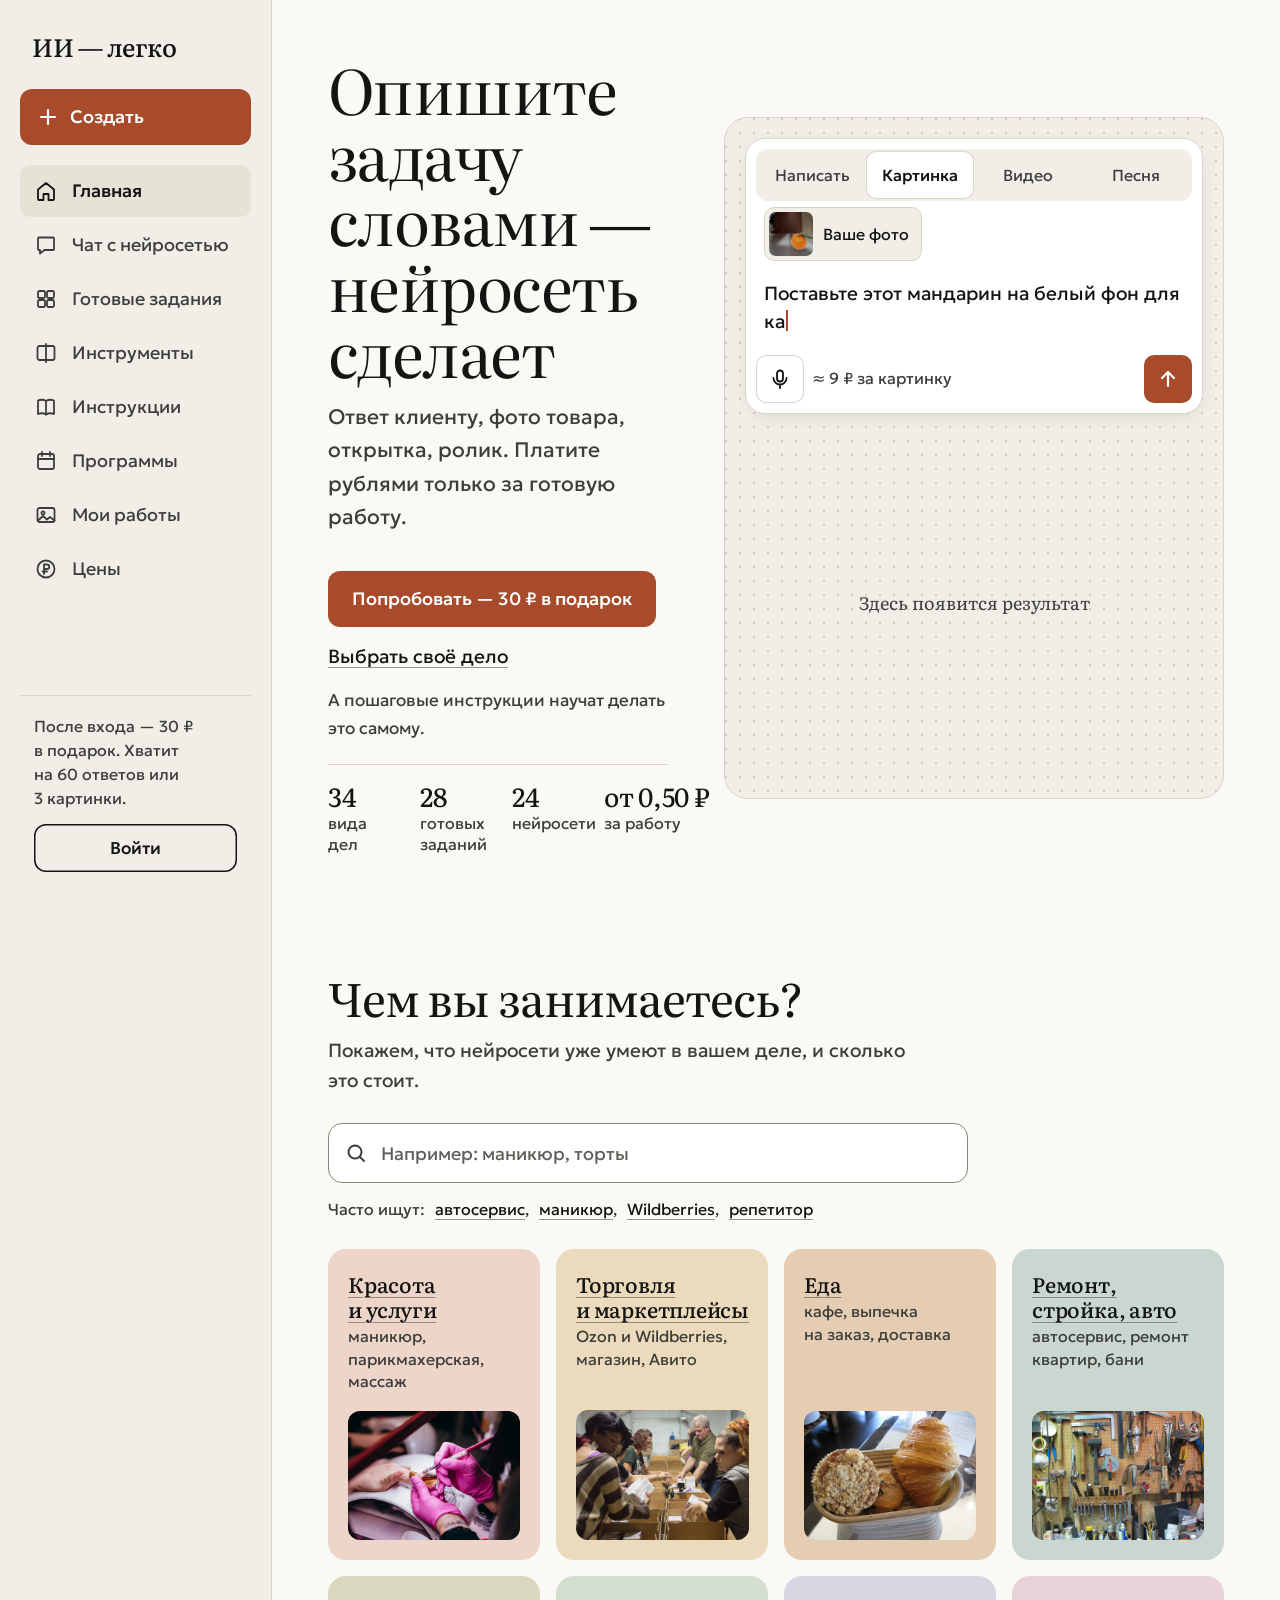
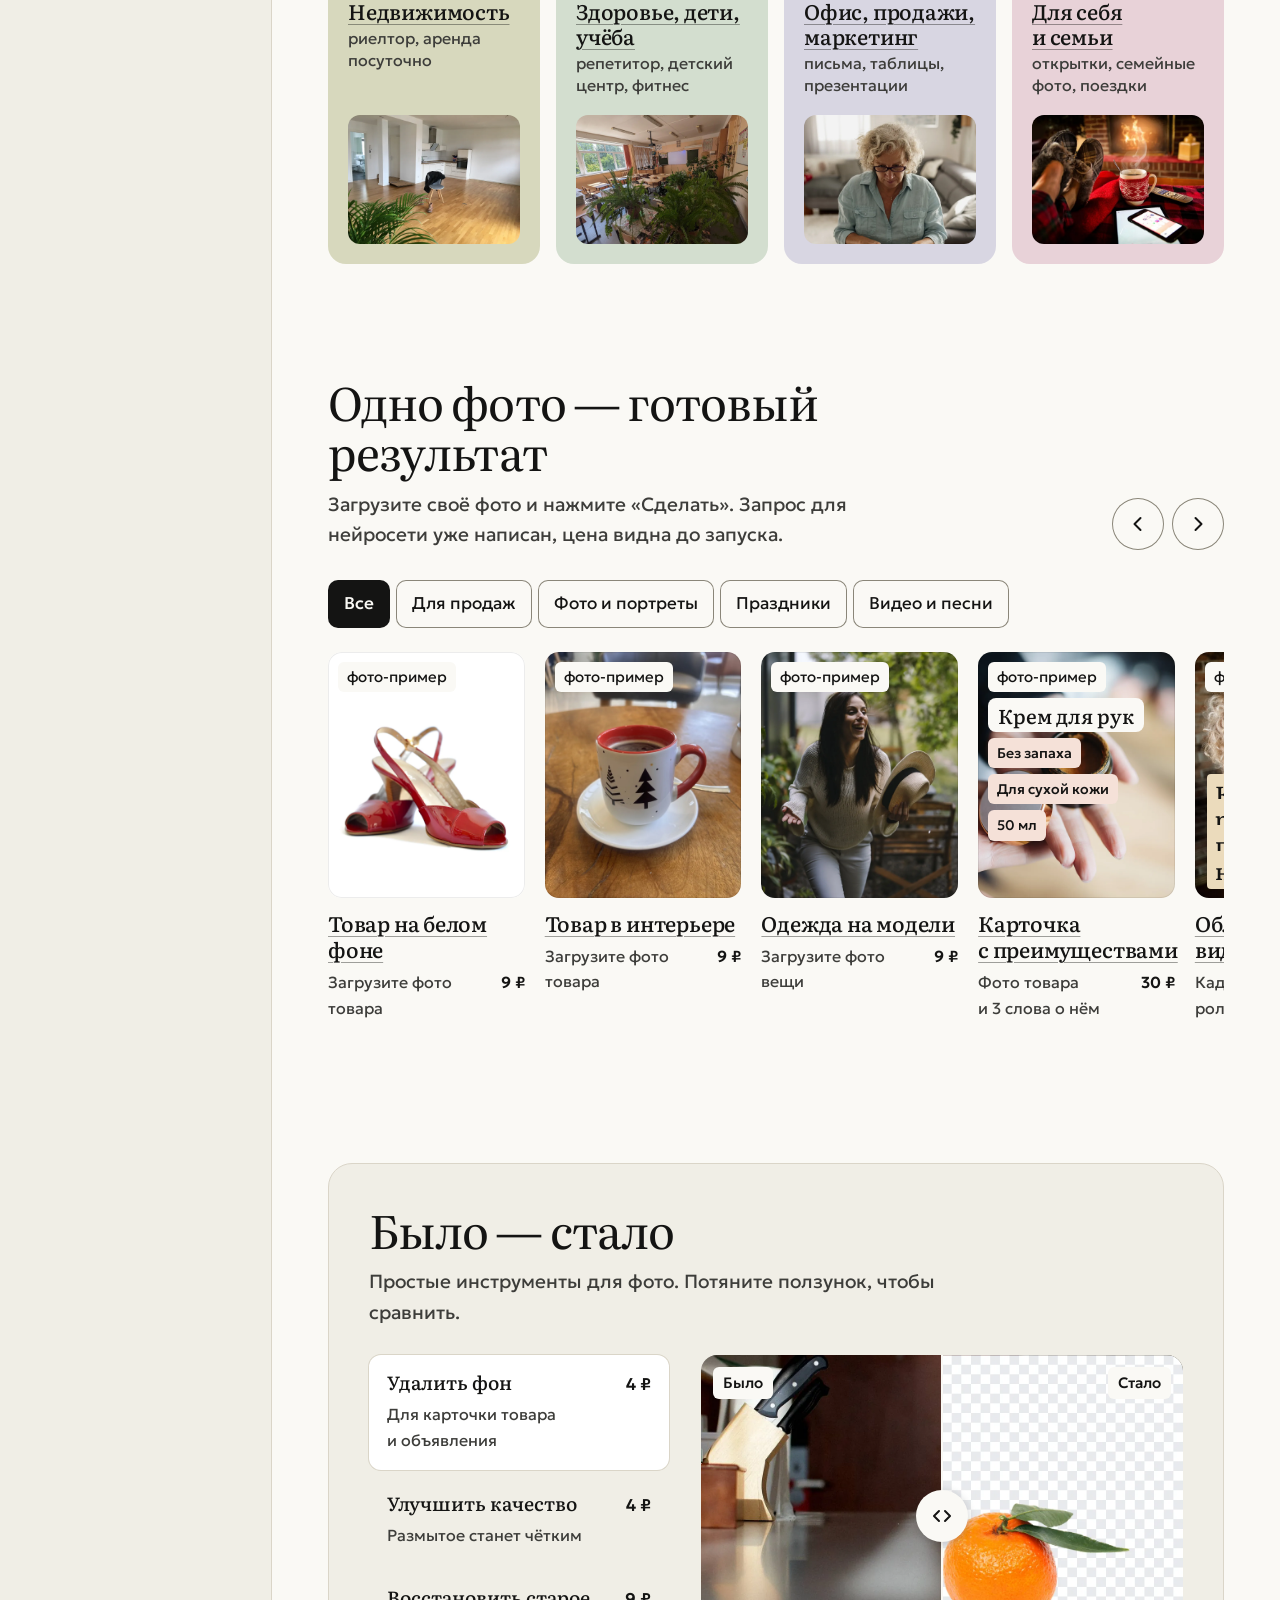
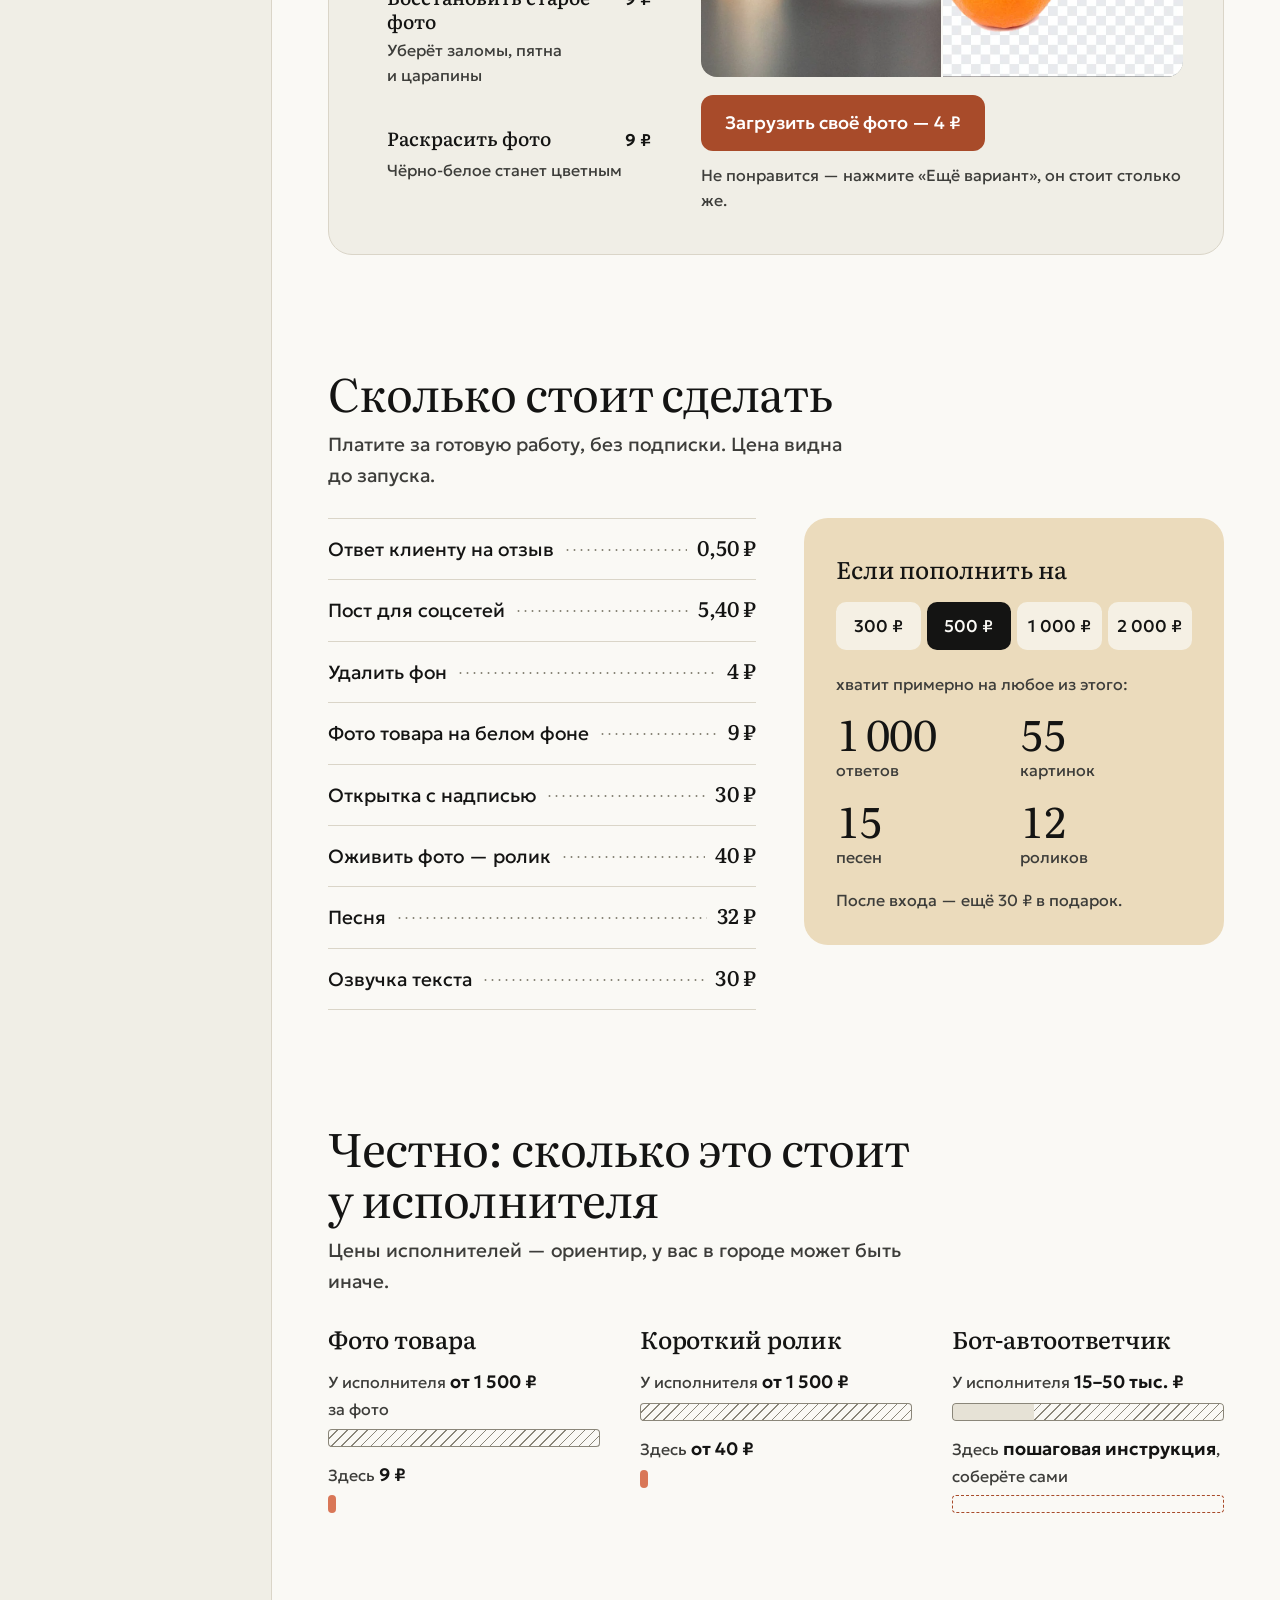
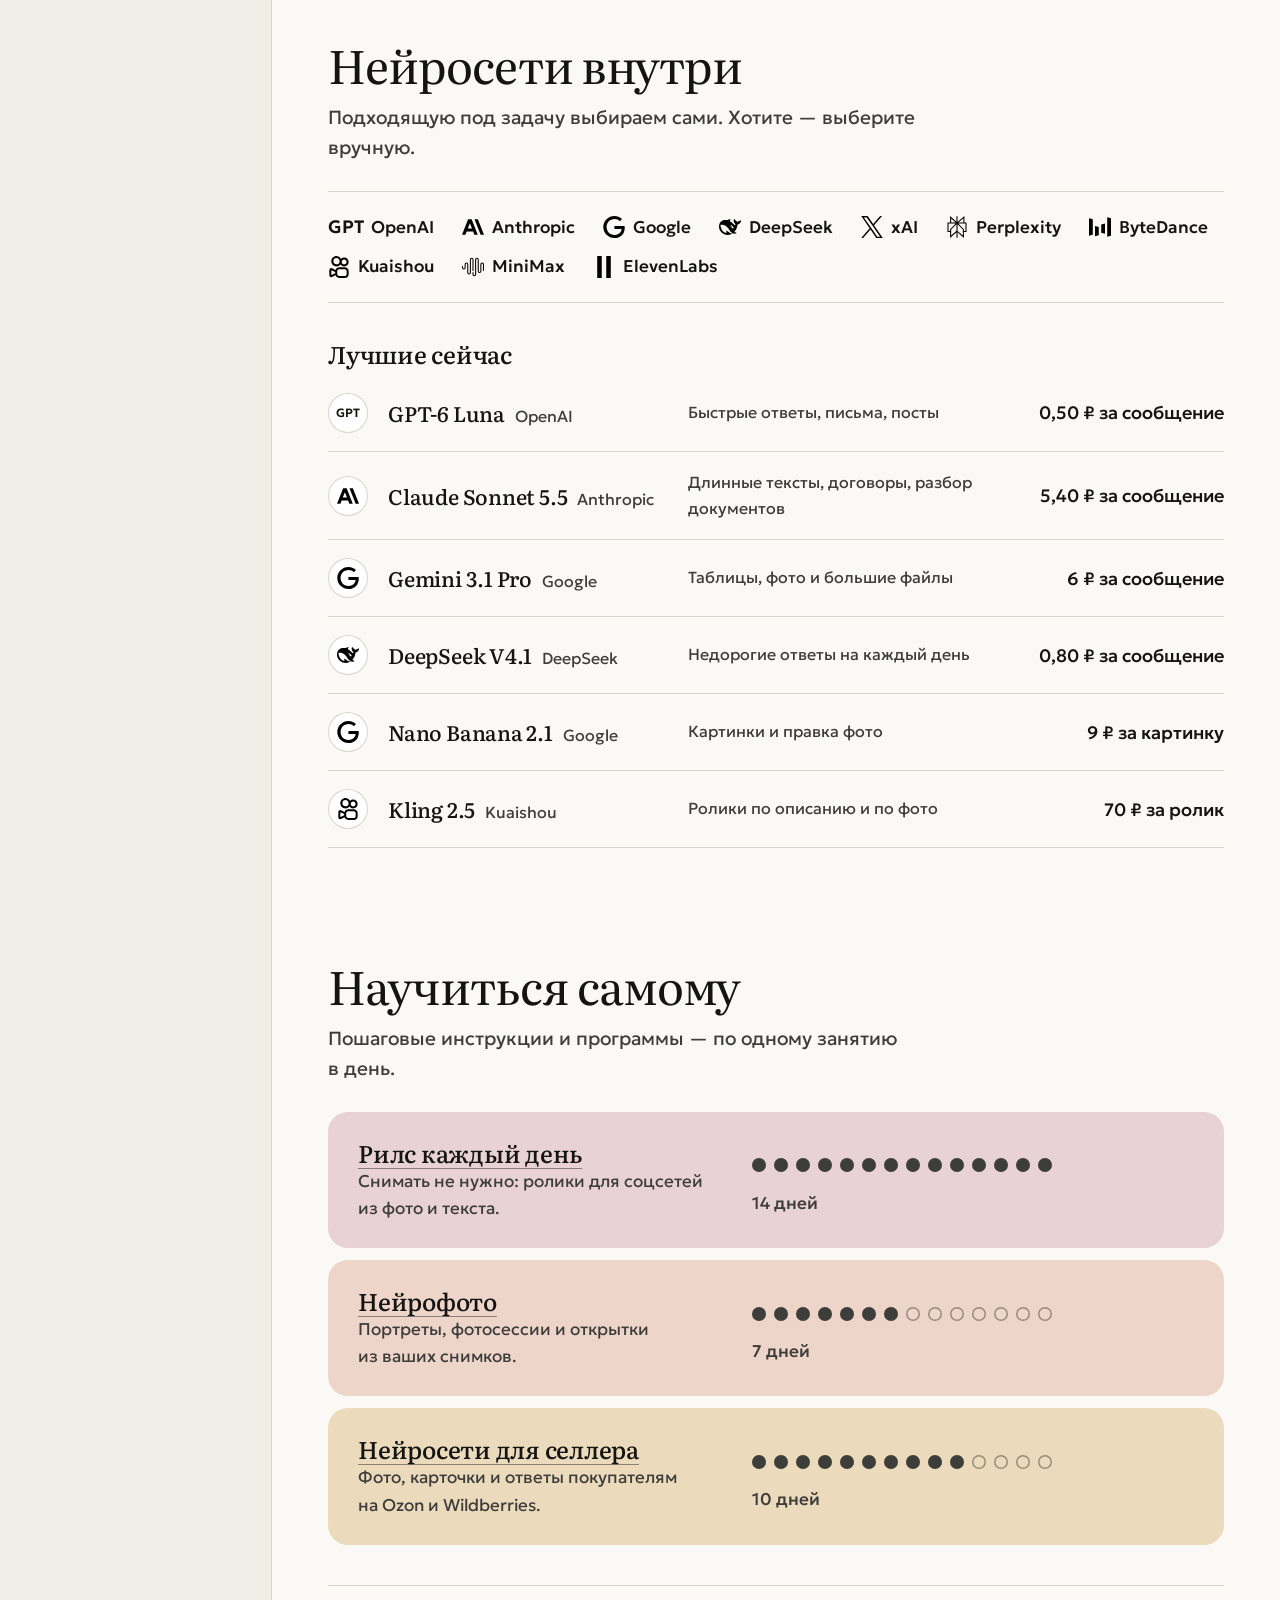
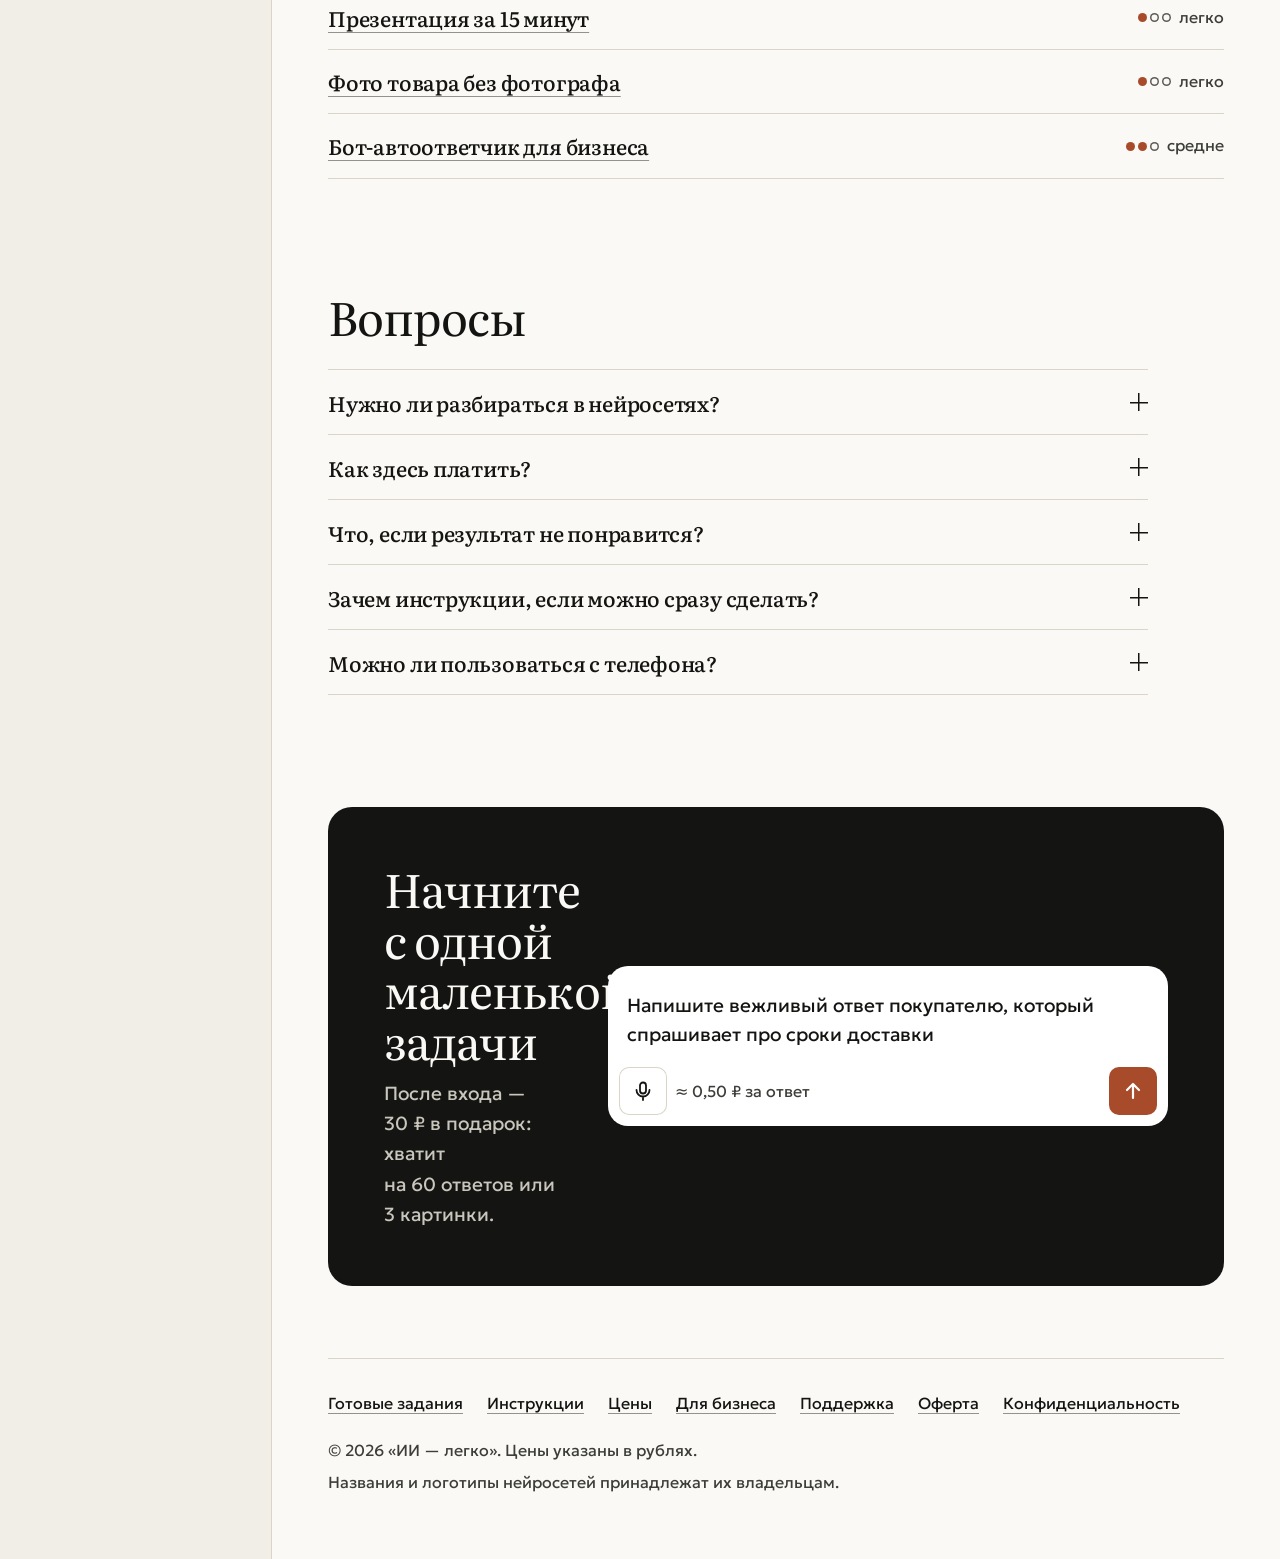
<file: d-claude/index.html>
<!doctype html>
<html lang="ru">
<head>
<meta charset="utf-8">
<meta name="viewport" content="width=device-width, initial-scale=1, viewport-fit=cover">
<title>ИИ — легко: нейросети для вашего дела</title>
<meta name="description" content="Попросите нейросеть словами — она сделает: ответ клиенту, фото товара, открытку, ролик. Оплата в рублях за готовую работу, от 0,50 ₽. Пошаговые инструкции.">
<link rel="preload" href="fonts/literata-cyrillic-opsz-normal.woff2" as="font" type="font/woff2" crossorigin>
<link rel="preload" href="fonts/geologica-cyrillic-wght-normal.woff2" as="font" type="font/woff2" crossorigin>
<link rel="stylesheet" href="style.css">
</head>
<body>
<svg width="0" height="0" style="position:absolute" aria-hidden="true">
  <defs>
    <symbol id="i-home" viewBox="0 0 24 24" fill="none" stroke="currentColor" stroke-width="1.8" stroke-linecap="round" stroke-linejoin="round"><path d="M4 10.5 12 4l8 6.5V20a1 1 0 0 1-1 1h-4.5v-6h-5v6H5a1 1 0 0 1-1-1z"/></symbol>
    <symbol id="i-chat" viewBox="0 0 24 24" fill="none" stroke="currentColor" stroke-width="1.8" stroke-linecap="round" stroke-linejoin="round"><path d="M5 4.5h14a1 1 0 0 1 1 1V16a1 1 0 0 1-1 1h-8.5L6 20.5V17H5a1 1 0 0 1-1-1V5.5a1 1 0 0 1 1-1z"/></symbol>
    <symbol id="i-plus" viewBox="0 0 24 24" fill="none" stroke="currentColor" stroke-width="2.2" stroke-linecap="round"><path d="M12 5v14M5 12h14"/></symbol>
    <symbol id="i-grid" viewBox="0 0 24 24" fill="none" stroke="currentColor" stroke-width="1.8" stroke-linejoin="round"><rect x="4" y="4" width="7" height="7" rx="1.5"/><rect x="13" y="4" width="7" height="7" rx="1.5"/><rect x="4" y="13" width="7" height="7" rx="1.5"/><rect x="13" y="13" width="7" height="7" rx="1.5"/></symbol>
    <symbol id="i-image" viewBox="0 0 24 24" fill="none" stroke="currentColor" stroke-width="1.8" stroke-linecap="round" stroke-linejoin="round"><rect x="3.5" y="5" width="17" height="14" rx="2"/><circle cx="9" cy="10" r="1.6"/><path d="m4 17.5 5-4.5 4 3.5 3-2.5 4.5 3.5"/></symbol>
    <symbol id="i-split" viewBox="0 0 24 24" fill="none" stroke="currentColor" stroke-width="1.8" stroke-linecap="round" stroke-linejoin="round"><rect x="3.5" y="5" width="17" height="14" rx="2"/><path d="M12 3v18"/></symbol>
    <symbol id="i-book" viewBox="0 0 24 24" fill="none" stroke="currentColor" stroke-width="1.8" stroke-linecap="round" stroke-linejoin="round"><path d="M4 5.5c2.5-1 5.5-1 8 .5 2.5-1.5 5.5-1.5 8-.5V19c-2.5-1-5.5-1-8 .5-2.5-1.5-5.5-1.5-8-.5z"/><path d="M12 6v13.5"/></symbol>
    <symbol id="i-cal" viewBox="0 0 24 24" fill="none" stroke="currentColor" stroke-width="1.8" stroke-linecap="round" stroke-linejoin="round"><rect x="4" y="5" width="16" height="15" rx="2"/><path d="M4 10h16M8 3v4M16 3v4"/></symbol>
    <symbol id="i-rub" viewBox="0 0 24 24" fill="none" stroke="currentColor" stroke-width="1.8" stroke-linecap="round" stroke-linejoin="round"><circle cx="12" cy="12" r="8.5"/><path d="M10 7.5h3a2.25 2.25 0 0 1 0 4.5h-3zm0 4.5v5m-1.5-2.5H13"/></symbol>
    <symbol id="i-search" viewBox="0 0 24 24" fill="none" stroke="currentColor" stroke-width="2" stroke-linecap="round"><circle cx="11" cy="11" r="6.5"/><path d="m16 16 4 4"/></symbol>
    <symbol id="i-mic" viewBox="0 0 24 24" fill="none" stroke="currentColor" stroke-width="1.8" stroke-linecap="round"><rect x="9" y="3.5" width="6" height="11" rx="3"/><path d="M5.5 11a6.5 6.5 0 0 0 13 0M12 17.5V21"/></symbol>
    <symbol id="i-send" viewBox="0 0 24 24" fill="none" stroke="currentColor" stroke-width="2.2" stroke-linecap="round" stroke-linejoin="round"><path d="M12 19V5M6 11l6-6 6 6"/></symbol>
    <symbol id="i-left" viewBox="0 0 24 24" fill="none" stroke="currentColor" stroke-width="2" stroke-linecap="round" stroke-linejoin="round"><path d="m14.5 6-6 6 6 6"/></symbol>
    <symbol id="i-right" viewBox="0 0 24 24" fill="none" stroke="currentColor" stroke-width="2" stroke-linecap="round" stroke-linejoin="round"><path d="m9.5 6 6 6-6 6"/></symbol>
    <symbol id="i-play" viewBox="0 0 24 24"><path d="M7 4.5v15l12.5-7.5z" fill="currentColor"/></symbol>
    <symbol id="i-down" viewBox="0 0 24 24" fill="none" stroke="currentColor" stroke-width="2" stroke-linecap="round" stroke-linejoin="round"><path d="M12 4v11m-5-5 5 5 5-5M5 20h14"/></symbol>
    <symbol id="i-copy" viewBox="0 0 24 24" fill="none" stroke="currentColor" stroke-width="1.8" stroke-linejoin="round"><rect x="8.5" y="8.5" width="11" height="11" rx="2"/><path d="M15.5 8.5V6a1.5 1.5 0 0 0-1.5-1.5H6A1.5 1.5 0 0 0 4.5 6v8A1.5 1.5 0 0 0 6 15.5h2.5"/></symbol>
    <symbol id="i-lr" viewBox="0 0 24 24" fill="none" stroke="currentColor" stroke-width="2" stroke-linecap="round" stroke-linejoin="round"><path d="m9 7-5 5 5 5M15 7l5 5-5 5"/></symbol>
    <symbol id="i-again" viewBox="0 0 24 24" fill="none" stroke="currentColor" stroke-width="2" stroke-linecap="round" stroke-linejoin="round"><path d="M19.5 12a7.5 7.5 0 1 1-2.2-5.3M19.5 4.5v4h-4"/></symbol>
  </defs>
</svg>

<a class="skip" href="#content">К содержанию</a>

<!-- Компьютер: меню разделов слева -->
<aside class="side" aria-label="Разделы">
  <a class="logo" href="index.html">ИИ — легко</a>
  <a class="btn btn-go" href="#demo"><svg class="ico"><use href="#i-plus"/></svg>Создать</a>
  <nav class="snav">
    <a href="index.html" aria-current="page"><svg class="ico"><use href="#i-home"/></svg>Главная</a>
    <a href="#demo"><svg class="ico"><use href="#i-chat"/></svg>Чат с нейросетью</a>
    <a href="#tasks"><svg class="ico"><use href="#i-grid"/></svg>Готовые задания</a>
    <a href="#tools"><svg class="ico"><use href="#i-split"/></svg>Инструменты</a>
    <a href="#learn"><svg class="ico"><use href="#i-book"/></svg>Инструкции</a>
    <a href="#learn"><svg class="ico"><use href="#i-cal"/></svg>Программы</a>
    <a href="#"><svg class="ico"><use href="#i-image"/></svg>Мои работы</a>
    <a href="#prices"><svg class="ico"><use href="#i-rub"/></svg>Цены</a>
  </nav>
  <div class="side-foot">
    <p>После входа — 30&nbsp;₽ в&nbsp;подарок. Хватит на&nbsp;60&nbsp;ответов или 3&nbsp;картинки.</p>
    <a class="btn btn-line btn-sm" href="#">Войти</a>
  </div>
</aside>

<!-- Телефон и планшет: шапка -->
<header class="top">
  <a class="logo" href="index.html">ИИ — легко</a>
  <a class="btn btn-line" href="#">Войти</a>
</header>

<main class="main" id="content">
<div class="wrap">

  <!-- Первый экран: попросите — и сразу результат -->
  <section class="hero" aria-labelledby="h1">
    <div class="hero-text">
      <h1 id="h1">Опишите задачу словами&nbsp;— нейросеть сделает</h1>
      <p class="lead">Ответ клиенту, фото товара, открытка, ролик. Платите рублями только за&nbsp;готовую работу.</p>
    </div>

    <div class="demo" id="demo">
      <form class="composer" id="composer" onsubmit="return false">
        <div class="ctabs" role="tablist" aria-label="Что сделать">
          <button type="button" role="tab" aria-selected="false" data-mode="text">Написать</button>
          <button type="button" role="tab" aria-selected="true" data-mode="image">Картинка</button>
          <button type="button" role="tab" aria-selected="false" data-mode="video">Видео</button>
          <button type="button" role="tab" aria-selected="false" data-mode="song">Песня</button>
        </div>
        <div class="attach" id="attach" hidden><img src="" alt=""><span>Ваше фото</span></div>
        <div class="cfield" id="cfield">
          <label class="vh" for="ask">Попросите нейросеть</label>
          <textarea id="ask" rows="2" placeholder="Попросите нейросеть"></textarea>
          <div class="ghost" id="ghost" aria-hidden="true"></div>
        </div>
        <div class="crow">
          <button type="button" class="cbtn" aria-label="Сказать голосом"><svg class="ico"><use href="#i-mic"/></svg></button>
          <span class="cprice" id="cprice">≈ 9&nbsp;₽ за&nbsp;картинку</span>
          <button type="submit" class="csend" id="csend" aria-label="Отправить"><svg class="ico"><use href="#i-send"/></svg></button>
        </div>
      </form>
      <div class="thread" id="thread" aria-live="polite">
        <p class="hint">Здесь появится результат</p>
      </div>
    </div>

    <div class="hero-more">
      <div class="hero-act">
        <a class="btn btn-go" href="#">Попробовать — 30&nbsp;₽ в&nbsp;подарок</a>
        <a href="#groups">Выбрать своё дело</a>
      </div>
      <p class="hero-note">А&nbsp;пошаговые инструкции научат делать это самому.</p>
      <ul class="facts">
        <li><b>34</b>вида дел</li>
        <li><b>28</b>готовых заданий</li>
        <li><b>24</b>нейросети</li>
        <li><b>от&nbsp;0,50&nbsp;₽</b>за&nbsp;работу</li>
      </ul>
    </div>
  </section>

  <!-- Чем вы занимаетесь -->
  <section class="sec" id="groups" aria-labelledby="h-groups">
    <div class="sec-head">
      <div>
        <h2 class="h2" id="h-groups">Чем вы занимаетесь?</h2>
        <p class="sub">Покажем, что нейросети уже умеют в&nbsp;вашем деле, и&nbsp;сколько это стоит.</p>
      </div>
    </div>
    <div class="search">
      <svg class="ico" aria-hidden="true"><use href="#i-search"/></svg>
      <label class="vh" for="q">Поиск по делам</label>
      <input id="q" type="search" autocomplete="off" placeholder="Например: маникюр, торты">
    </div>
    <p class="often">Часто ищут: <a href="nisha.html">автосервис</a>, <a href="#">маникюр</a>, <a href="#">Wildberries</a>, <a href="#">репетитор</a></p>

    <div class="groups" id="glist">
      <a class="group" href="#" style="--c:var(--g-coral)" data-k="красота услуги маникюр парикмахер массаж салон брови ресницы косметолог">
        <div><b>Красота и&nbsp;услуги</b><span>маникюр, парикмахерская, массаж</span></div>
        <img src="../assets/gruppa-uslugi.webp" alt="" loading="lazy" width="960" height="720">
      </a>
      <a class="group" href="#" style="--c:var(--g-manilla)" data-k="торговля маркетплейсы ozon wildberries озон вайлдберриз магазин авито продавец селлер">
        <div><b>Торговля и&nbsp;маркетплейсы</b><span>Ozon и&nbsp;Wildberries, магазин, Авито</span></div>
        <img src="../assets/gruppa-torgovlya.webp" alt="" loading="lazy" width="960" height="720">
      </a>
      <a class="group" href="#" style="--c:var(--g-kraft)" data-k="еда кафе выпечка торты пекарня доставка ресторан кондитер">
        <div><b>Еда</b><span>кафе, выпечка на&nbsp;заказ, доставка</span></div>
        <img src="../assets/gruppa-eda.webp" alt="" loading="lazy" width="960" height="720">
      </a>
      <a class="group" href="nisha.html" style="--c:var(--g-cactus)" data-k="ремонт стройка авто автосервис шиномонтаж отделка баня дом переезд мастер">
        <div><b>Ремонт, стройка, авто</b><span>автосервис, ремонт квартир, бани</span></div>
        <img src="../assets/gruppa-stroyka.webp" alt="" loading="lazy" width="960" height="720">
      </a>
      <a class="group" href="#" style="--c:var(--g-olive)" data-k="недвижимость риелтор аренда посуточно квартира агент">
        <div><b>Недвижимость</b><span>риелтор, аренда посуточно</span></div>
        <img src="../assets/gruppa-nedvizhimost.webp" alt="" loading="lazy" width="960" height="720">
      </a>
      <a class="group" href="#" style="--c:var(--g-sage)" data-k="здоровье дети учёба учеба репетитор школа детский центр фитнес тренер психолог">
        <div><b>Здоровье, дети, учёба</b><span>репетитор, детский центр, фитнес</span></div>
        <img src="../assets/gruppa-zdorovie-ucheba.webp" alt="" loading="lazy" width="960" height="720">
      </a>
      <a class="group" href="#" style="--c:var(--g-heather)" data-k="офис продажи маркетинг письма таблицы презентации бухгалтер менеджер">
        <div><b>Офис, продажи, маркетинг</b><span>письма, таблицы, презентации</span></div>
        <img src="../assets/gruppa-ofis.webp" alt="" loading="lazy" width="960" height="720">
      </a>
      <a class="group" href="#" style="--c:var(--g-fig)" data-k="для себя семья открытки фото дети поездки праздник день рождения">
        <div><b>Для себя и&nbsp;семьи</b><span>открытки, семейные фото, поездки</span></div>
        <img src="../assets/gruppa-dlya-sebya.webp" alt="" loading="lazy" width="960" height="720">
      </a>
      <p class="nores" id="nores" hidden>Такого дела пока нет в&nbsp;списке. Опишите задачу в&nbsp;<a href="#demo">строке запроса</a> — нейросеть поймёт и&nbsp;так.</p>
    </div>
  </section>

  <!-- Готовые задания -->
  <section class="sec" id="tasks" aria-labelledby="h-tasks">
    <div class="sec-head">
      <div>
        <h2 class="h2" id="h-tasks">Одно фото — готовый результат</h2>
        <p class="sub">Загрузите своё фото и&nbsp;нажмите «Сделать». Запрос для нейросети уже написан, цена видна до&nbsp;запуска.</p>
      </div>
      <div class="rail-ctl">
        <button type="button" data-dir="-1" aria-label="Листать назад"><svg class="ico"><use href="#i-left"/></svg></button>
        <button type="button" data-dir="1" aria-label="Листать вперёд"><svg class="ico"><use href="#i-right"/></svg></button>
      </div>
    </div>
    <div class="filters" role="group" aria-label="Показать задания">
      <button type="button" aria-pressed="true" data-f="all">Все</button>
      <button type="button" aria-pressed="false" data-f="sell">Для продаж</button>
      <button type="button" aria-pressed="false" data-f="photo">Фото и&nbsp;портреты</button>
      <button type="button" aria-pressed="false" data-f="fest">Праздники</button>
      <button type="button" aria-pressed="false" data-f="move">Видео и&nbsp;песни</button>
    </div>
    <div class="rail" id="rail">
      <a class="task" href="#" data-c="sell">
        <div class="ph"><img src="../assets/tovar-na-belom-fone.webp" alt="Красные туфли на белом фоне" loading="lazy"><span class="ex">фото-пример</span></div>
        <h3>Товар на&nbsp;белом фоне</h3>
        <p class="meta"><span>Загрузите фото товара</span><b>9&nbsp;₽</b></p>
      </a>
      <a class="task" href="#" data-c="sell">
        <div class="ph"><img src="../assets/tovar-v-interere.webp" alt="Чашка кофе на деревянном столе" loading="lazy"><span class="ex">фото-пример</span></div>
        <h3>Товар в&nbsp;интерьере</h3>
        <p class="meta"><span>Загрузите фото товара</span><b>9&nbsp;₽</b></p>
      </a>
      <a class="task" href="#" data-c="sell">
        <div class="ph"><img src="../assets/odezhda-na-modeli.webp" alt="Девушка в свитере и шляпе" loading="lazy"><span class="ex">фото-пример</span></div>
        <h3>Одежда на&nbsp;модели</h3>
        <p class="meta"><span>Загрузите фото вещи</span><b>9&nbsp;₽</b></p>
      </a>
      <a class="task" href="#" data-c="sell">
        <div class="ph"><img src="../assets/kartochka-s-preimushchestvami.webp" alt="" loading="lazy"><span class="ex">фото-пример</span>
          <div class="ov-card" aria-hidden="true"><b>Крем для рук</b><span>Без запаха</span><span>Для сухой кожи</span><span>50 мл</span></div>
        </div>
        <h3>Карточка с&nbsp;преимуществами</h3>
        <p class="meta"><span>Фото товара и&nbsp;3&nbsp;слова о&nbsp;нём</span><b>30&nbsp;₽</b></p>
      </a>
      <a class="task" href="#" data-c="sell">
        <div class="ph"><img src="../assets/oblozhka-dlya-youtube.webp" alt="" loading="lazy"><span class="ex">фото-пример</span>
          <p class="ov-cover" aria-hidden="true"><span>Как я начала рисовать после выхода на&nbsp;пенсию</span></p>
        </div>
        <h3>Обложка для видео</h3>
        <p class="meta"><span>Кадр и&nbsp;название ролика</span><b>30&nbsp;₽</b></p>
      </a>
      <a class="task" href="#" data-c="photo">
        <div class="ph"><img src="../assets/delovoj-portret.webp" alt="Мужчина в очках на сером фоне, деловой портрет" loading="lazy"><span class="ex">фото-пример</span></div>
        <h3>Деловой портрет</h3>
        <p class="meta"><span>Ваше обычное фото</span><b>9&nbsp;₽</b></p>
      </a>
      <a class="task" href="#" data-c="photo">
        <div class="ph"><img src="../assets/osennyaya-fotosessiya.webp" alt="Девушка в красном на осенней аллее" loading="lazy"><span class="ex">фото-пример</span></div>
        <h3>Осенняя фотосессия</h3>
        <p class="meta"><span>Ваше фото в&nbsp;полный рост</span><b>9&nbsp;₽</b></p>
      </a>
      <a class="task" href="#" data-c="photo">
        <div class="ph"><img src="../assets/vosstanovit-staroe-foto.webp" alt="Восстановленное семейное фото начала века" loading="lazy"><span class="ex">фото-пример</span></div>
        <h3>Восстановить старое фото</h3>
        <p class="meta"><span>Снимок старой карточки</span><b>9&nbsp;₽</b></p>
      </a>
      <a class="task" href="#" data-c="photo">
        <div class="ph"><img src="../assets/raskrasit-foto.webp" alt="Цветное фото крепости, раскрашенное из чёрно-белого" loading="lazy"><span class="ex">фото-пример</span></div>
        <h3>Раскрасить ч/б&nbsp;фото</h3>
        <p class="meta"><span>Чёрно-белый снимок</span><b>9&nbsp;₽</b></p>
      </a>
      <a class="task" href="#" data-c="fest">
        <div class="ph"><img src="../assets/novogodnyaya-otkrytka.webp" alt="" loading="lazy"><span class="ex">фото-пример</span>
          <p class="ov-greet" aria-hidden="true">С&nbsp;Новым годом, родные!<small>Обнимаем, ждём в&nbsp;гости</small></p>
        </div>
        <h3>Новогодняя открытка</h3>
        <p class="meta"><span>Кому и&nbsp;что пожелать</span><b>30&nbsp;₽</b></p>
      </a>
      <a class="task" href="#" data-c="move">
        <div class="ph"><img src="../assets/ozhivit-foto.webp" alt="" loading="lazy"><span class="ex">фото-пример</span>
          <div class="ov-player" aria-hidden="true"><span class="pl"><svg><use href="#i-play"/></svg></span><span class="tl"><b>Прабабушка улыбается</b><span class="bar"></span></span></div>
        </div>
        <h3>Оживить фото</h3>
        <p class="meta"><span>Фото с&nbsp;лицом</span><b>40&nbsp;₽</b></p>
      </a>
      <a class="task" href="#" data-c="move">
        <div class="ph"><img src="../assets/rolik-po-opisaniyu.webp" alt="" loading="lazy"><span class="ex">фото-пример</span>
          <div class="ov-player" aria-hidden="true"><span class="pl"><svg><use href="#i-play"/></svg></span><span class="tl"><b>Утро в&nbsp;нашей кофейне</b><span class="bar"></span></span></div>
        </div>
        <h3>Ролик по&nbsp;описанию</h3>
        <p class="meta"><span>Пара предложений словами</span><b>70&nbsp;₽</b></p>
      </a>
      <a class="task" href="#" data-c="move fest">
        <div class="ph"><img src="../assets/pesnya-na-den-rozhdeniya.webp" alt="" loading="lazy"><span class="ex">фото-пример</span>
          <div class="ov-player" aria-hidden="true"><span class="pl"><svg><use href="#i-play"/></svg></span><span class="tl"><b>Галине — с&nbsp;днём рождения</b><span class="wave"><i style="height:40%"></i><i style="height:80%"></i><i style="height:55%"></i><i style="height:100%"></i><i style="height:65%"></i><i style="height:35%"></i><i style="height:75%"></i><i style="height:90%"></i><i style="height:45%"></i><i style="height:70%"></i><i style="height:30%"></i><i style="height:60%"></i><i style="height:85%"></i><i style="height:50%"></i></span></span></div>
        </div>
        <h3>Песня на&nbsp;день рождения</h3>
        <p class="meta"><span>Имя и&nbsp;пара фактов</span><b>32&nbsp;₽</b></p>
      </a>
    </div>
  </section>

  <!-- Инструменты было / стало -->
  <section class="sec" id="tools" aria-labelledby="h-tools">
    <div class="plane">
      <div class="sec-head">
        <div>
          <h2 class="h2" id="h-tools">Было — стало</h2>
          <p class="sub">Простые инструменты для фото. Потяните ползунок, чтобы сравнить.</p>
        </div>
      </div>
      <div class="tools">
        <div class="tool-list" role="tablist" aria-label="Инструменты">
          <button type="button" role="tab" aria-selected="true" data-t="udalit-fon" data-p="4" data-a="Апельсин на столе" data-b="Апельсин без фона"><b>Удалить фон</b><span>4&nbsp;₽</span><span class="long">Для карточки товара и&nbsp;объявления</span></button>
          <button type="button" role="tab" aria-selected="false" data-t="uluchshit-kachestvo" data-p="4" data-a="Размытый снимок гор" data-b="Чёткий снимок гор"><b>Улучшить качество</b><span>4&nbsp;₽</span><span class="long">Размытое станет чётким</span></button>
          <button type="button" role="tab" aria-selected="false" data-t="vosstanovit-staroe-foto" data-p="9" data-a="Старое фото с заломами" data-b="Восстановленное фото"><b>Восстановить старое фото</b><span>9&nbsp;₽</span><span class="long">Уберёт заломы, пятна и&nbsp;царапины</span></button>
          <button type="button" role="tab" aria-selected="false" data-t="raskrasit-foto" data-p="9" data-a="Чёрно-белое фото крепости" data-b="Цветное фото крепости"><b>Раскрасить фото</b><span>9&nbsp;₽</span><span class="long">Чёрно-белое станет цветным</span></button>
        </div>
        <div>
          <div class="ba" id="ba">
            <img class="before" id="baA" src="../assets/udalit-fon-before.webp" alt="Было: апельсин на столе">
            <img class="after" id="baB" src="../assets/udalit-fon-after.webp" alt="Стало: апельсин без фона">
            <span class="lbl l" aria-hidden="true">Было</span><span class="lbl r" aria-hidden="true">Стало</span>
            <span class="line"></span>
            <input type="range" min="0" max="100" value="50" id="baR" aria-label="Сравнить: было и стало">
            <span class="knob"><svg class="ico"><use href="#i-lr"/></svg></span>
          </div>
          <div class="tool-act">
            <a class="btn btn-go" href="#" id="baGo">Загрузить своё фото — 4&nbsp;₽</a>
            <p>Не понравится — нажмите «Ещё вариант», он стоит столько же.</p>
          </div>
        </div>
      </div>
    </div>
  </section>

  <!-- Сколько стоит -->
  <section class="sec" id="prices" aria-labelledby="h-prices">
    <div class="sec-head">
      <div>
        <h2 class="h2" id="h-prices">Сколько стоит сделать</h2>
        <p class="sub">Платите за&nbsp;готовую работу, без подписки. Цена видна до&nbsp;запуска.</p>
      </div>
    </div>
    <div class="prices">
      <ul class="plist">
        <li><span class="n">Ответ клиенту на&nbsp;отзыв</span><span class="dots"></span><span class="p">0,50&nbsp;₽</span></li>
        <li><span class="n">Пост для соцсетей</span><span class="dots"></span><span class="p">5,40&nbsp;₽</span></li>
        <li><span class="n">Удалить фон</span><span class="dots"></span><span class="p">4&nbsp;₽</span></li>
        <li><span class="n">Фото товара на&nbsp;белом фоне</span><span class="dots"></span><span class="p">9&nbsp;₽</span></li>
        <li><span class="n">Открытка с&nbsp;надписью</span><span class="dots"></span><span class="p">30&nbsp;₽</span></li>
        <li><span class="n">Оживить фото — ролик</span><span class="dots"></span><span class="p">40&nbsp;₽</span></li>
        <li><span class="n">Песня</span><span class="dots"></span><span class="p">32&nbsp;₽</span></li>
        <li><span class="n">Озвучка текста</span><span class="dots"></span><span class="p">30&nbsp;₽</span></li>
      </ul>
      <div class="calc">
        <h3 id="h-calc">Если пополнить на</h3>
        <div class="seg" role="group" aria-labelledby="h-calc">
          <button type="button" aria-pressed="false" data-s="300">300&nbsp;₽</button>
          <button type="button" aria-pressed="true" data-s="500">500&nbsp;₽</button>
          <button type="button" aria-pressed="false" data-s="1000">1&nbsp;000&nbsp;₽</button>
          <button type="button" aria-pressed="false" data-s="2000">2&nbsp;000&nbsp;₽</button>
        </div>
        <p class="calc-lead">хватит примерно на&nbsp;любое из&nbsp;этого:</p>
        <div class="calc-out" aria-live="polite">
          <div><b data-u="0.5">1&nbsp;000</b><span data-w="ответ">ответов</span></div>
          <div><b data-u="9">55</b><span data-w="картинка">картинок</span></div>
          <div><b data-u="32">15</b><span data-w="песня">песен</span></div>
          <div><b data-u="40">12</b><span data-w="ролик">роликов</span></div>
        </div>
        <p class="note">После входа — ещё 30&nbsp;₽ в&nbsp;подарок.</p>
      </div>
    </div>
  </section>

  <!-- Честное сравнение -->
  <section class="sec" aria-labelledby="h-cmp">
    <div class="sec-head">
      <div>
        <h2 class="h2" id="h-cmp">Честно: сколько это стоит у&nbsp;исполнителя</h2>
        <p class="sub">Цены исполнителей — ориентир, у&nbsp;вас в&nbsp;городе может быть иначе.</p>
      </div>
    </div>
    <div class="cmp">
      <div class="cmp-item">
        <h3 class="h3">Фото товара</h3>
        <div class="cmp-row"><span>У&nbsp;исполнителя <strong>от&nbsp;1&nbsp;500&nbsp;₽</strong> за&nbsp;фото</span><div class="cmp-bar" style="width:100%"></div></div>
        <div class="cmp-row"><span>Здесь <strong>9&nbsp;₽</strong></span><div class="cmp-bar here" style="width:.6%"></div></div>
      </div>
      <div class="cmp-item">
        <h3 class="h3">Короткий ролик</h3>
        <div class="cmp-row"><span>У&nbsp;исполнителя <strong>от&nbsp;1&nbsp;500&nbsp;₽</strong></span><div class="cmp-bar" style="width:100%"></div></div>
        <div class="cmp-row"><span>Здесь <strong>от&nbsp;40&nbsp;₽</strong></span><div class="cmp-bar here" style="width:2.7%"></div></div>
      </div>
      <div class="cmp-item">
        <h3 class="h3">Бот-автоответчик</h3>
        <div class="cmp-row"><span>У&nbsp;исполнителя <strong>15–50&nbsp;тыс.&nbsp;₽</strong></span><div class="cmp-bar range" style="width:100%"></div></div>
        <div class="cmp-row"><span>Здесь <strong>пошаговая инструкция</strong>, соберёте сами</span><div class="cmp-bar free"></div></div>
      </div>
    </div>
  </section>

  <!-- Нейросети -->
  <section class="sec" id="models" aria-labelledby="h-models">
    <div class="sec-head">
      <div>
        <h2 class="h2" id="h-models">Нейросети внутри</h2>
        <p class="sub">Подходящую под задачу выбираем сами. Хотите — выберите вручную.</p>
      </div>
    </div>
    <ul class="logos" aria-label="Компании">
      <li><span class="word">GPT</span>OpenAI</li>
      <li><img src="../assets/anthropic.svg" alt="">Anthropic</li>
      <li><img src="../assets/google.svg" alt="">Google</li>
      <li><img src="../assets/deepseek.svg" alt="">DeepSeek</li>
      <li><img src="../assets/x.svg" alt="">xAI</li>
      <li><img src="../assets/perplexity.svg" alt="">Perplexity</li>
      <li><img src="../assets/bytedance.svg" alt="">ByteDance</li>
      <li><img src="../assets/kuaishou.svg" alt="">Kuaishou</li>
      <li><img src="../assets/minimax.svg" alt="">MiniMax</li>
      <li><img src="../assets/elevenlabs.svg" alt="">ElevenLabs</li>
    </ul>
    <h3 class="h3" style="margin-bottom:6px">Лучшие сейчас</h3>
    <div class="models">
      <div class="model"><span class="mlogo" aria-hidden="true">GPT</span><h3>GPT-6 Luna <small>OpenAI</small></h3><p>Быстрые ответы, письма, посты</p><span class="mp">0,50&nbsp;₽ за&nbsp;сообщение</span></div>
      <div class="model"><span class="mlogo"><img src="../assets/anthropic.svg" alt=""></span><h3>Claude Sonnet 5.5 <small>Anthropic</small></h3><p>Длинные тексты, договоры, разбор документов</p><span class="mp">5,40&nbsp;₽ за&nbsp;сообщение</span></div>
      <div class="model"><span class="mlogo"><img src="../assets/google.svg" alt=""></span><h3>Gemini 3.1 Pro <small>Google</small></h3><p>Таблицы, фото и&nbsp;большие файлы</p><span class="mp">6&nbsp;₽ за&nbsp;сообщение</span></div>
      <div class="model"><span class="mlogo"><img src="../assets/deepseek.svg" alt=""></span><h3>DeepSeek V4.1 <small>DeepSeek</small></h3><p>Недорогие ответы на&nbsp;каждый день</p><span class="mp">0,80&nbsp;₽ за&nbsp;сообщение</span></div>
      <div class="model"><span class="mlogo"><img src="../assets/google.svg" alt=""></span><h3>Nano Banana 2.1 <small>Google</small></h3><p>Картинки и&nbsp;правка фото</p><span class="mp">9&nbsp;₽ за&nbsp;картинку</span></div>
      <div class="model"><span class="mlogo"><img src="../assets/kuaishou.svg" alt=""></span><h3>Kling 2.5 <small>Kuaishou</small></h3><p>Ролики по&nbsp;описанию и&nbsp;по&nbsp;фото</p><span class="mp">70&nbsp;₽ за&nbsp;ролик</span></div>
    </div>
  </section>

  <!-- Научиться самому -->
  <section class="sec" id="learn" aria-labelledby="h-learn">
    <div class="sec-head">
      <div>
        <h2 class="h2" id="h-learn">Научиться самому</h2>
        <p class="sub">Пошаговые инструкции и&nbsp;программы — по&nbsp;одному занятию в&nbsp;день.</p>
      </div>
    </div>
    <div class="progs">
      <div class="prog" style="--c:var(--g-fig)">
        <div><h3 class="h3"><a href="#">Рилс каждый день</a></h3><p>Снимать не нужно: ролики для соцсетей из&nbsp;фото и&nbsp;текста.</p></div>
        <div class="days" aria-hidden="true"><i></i><i></i><i></i><i></i><i></i><i></i><i></i><i></i><i></i><i></i><i></i><i></i><i></i><i></i></div>
        <p class="days-cap">14&nbsp;дней</p>
      </div>
      <div class="prog" style="--c:var(--g-coral)">
        <div><h3 class="h3"><a href="#">Нейрофото</a></h3><p>Портреты, фотосессии и&nbsp;открытки из&nbsp;ваших снимков.</p></div>
        <div class="days" aria-hidden="true"><i></i><i></i><i></i><i></i><i></i><i></i><i></i><i class="off"></i><i class="off"></i><i class="off"></i><i class="off"></i><i class="off"></i><i class="off"></i><i class="off"></i></div>
        <p class="days-cap">7&nbsp;дней</p>
      </div>
      <div class="prog" style="--c:var(--g-manilla)">
        <div><h3 class="h3"><a href="#">Нейросети для селлера</a></h3><p>Фото, карточки и&nbsp;ответы покупателям на&nbsp;Ozon и&nbsp;Wildberries.</p></div>
        <div class="days" aria-hidden="true"><i></i><i></i><i></i><i></i><i></i><i></i><i></i><i></i><i></i><i></i><i class="off"></i><i class="off"></i><i class="off"></i><i class="off"></i></div>
        <p class="days-cap">10&nbsp;дней</p>
      </div>
    </div>
    <ul class="instr">
      <li><a href="#">Презентация за&nbsp;15&nbsp;минут</a><span class="lvl" data-l="1"><i><s></s><s></s><s></s></i>легко</span></li>
      <li><a href="#">Фото товара без фотографа</a><span class="lvl" data-l="1"><i><s></s><s></s><s></s></i>легко</span></li>
      <li><a href="#">Бот-автоответчик для бизнеса</a><span class="lvl" data-l="2"><i><s></s><s></s><s></s></i>средне</span></li>
    </ul>
  </section>

  <!-- Вопросы -->
  <section class="sec" aria-labelledby="h-faq">
    <div class="sec-head"><div><h2 class="h2" id="h-faq">Вопросы</h2></div></div>
    <div class="faq">
      <details><summary>Нужно ли разбираться в&nbsp;нейросетях?</summary><p>Нет. Выберите готовое задание или напишите задачу своими словами, как написали&nbsp;бы знакомому. Подходящую нейросеть мы подберём сами.</p></details>
      <details><summary>Как здесь платить?</summary><p>Пополняете баланс в&nbsp;рублях с&nbsp;карты, а&nbsp;за&nbsp;каждую работу списывается её цена. Цену видно на&nbsp;кнопке до&nbsp;запуска. Подписка не&nbsp;нужна.</p></details>
      <details><summary>Что, если результат не&nbsp;понравится?</summary><p>Нажмите «Ещё вариант» — нейросеть сделает заново. Каждый вариант стоит столько&nbsp;же, сколько первый, цена на&nbsp;кнопке.</p></details>
      <details><summary>Зачем инструкции, если можно сразу сделать?</summary><p>Готовые задания — для быстрых дел. Инструкции&nbsp;нужны, когда хочется разобраться: например, собрать своего бота-автоответчика вместо заказа у&nbsp;исполнителя.</p></details>
      <details><summary>Можно ли пользоваться с&nbsp;телефона?</summary><p>Да. Всё работает в&nbsp;браузере телефона, ничего устанавливать не&nbsp;нужно. Фото загружаются прямо из&nbsp;галереи.</p></details>
    </div>
  </section>

  <!-- Финал -->
  <section class="final" aria-labelledby="h-final">
    <div>
      <h2 class="h2" id="h-final">Начните с&nbsp;одной маленькой задачи</h2>
      <p class="sub">После входа — 30&nbsp;₽ в&nbsp;подарок: хватит на&nbsp;60&nbsp;ответов или 3&nbsp;картинки.</p>
    </div>
    <form class="composer" onsubmit="return false">
      <div class="cfield">
        <label class="vh" for="ask2">Попросите нейросеть</label>
        <textarea id="ask2" rows="2">Напишите вежливый ответ покупателю, который спрашивает про сроки доставки</textarea>
      </div>
      <div class="crow">
        <button type="button" class="cbtn" aria-label="Сказать голосом"><svg class="ico"><use href="#i-mic"/></svg></button>
        <span class="cprice">≈ 0,50&nbsp;₽ за&nbsp;ответ</span>
        <button type="submit" class="csend" aria-label="Отправить"><svg class="ico"><use href="#i-send"/></svg></button>
      </div>
    </form>
  </section>

  <footer class="foot">
    <nav aria-label="Подвал">
      <a href="#tasks">Готовые задания</a><a href="#learn">Инструкции</a><a href="#prices">Цены</a><a href="#">Для бизнеса</a><a href="#">Поддержка</a><a href="#">Оферта</a><a href="#">Конфиденциальность</a>
    </nav>
    <div>
      <p>© 2026 «ИИ — легко». Цены указаны в&nbsp;рублях.</p>
      <p>Названия и&nbsp;логотипы нейросетей принадлежат их владельцам.</p>
    </div>
  </footer>

</div>
</main>

<!-- Телефон: нижняя панель -->
<nav class="tabbar" aria-label="Разделы">
  <a href="index.html" aria-current="page"><svg class="ico"><use href="#i-home"/></svg>Главная</a>
  <a href="#demo"><svg class="ico"><use href="#i-chat"/></svg>Чат</a>
  <a class="create" href="#demo"><svg class="ico"><use href="#i-plus"/></svg>Создать</a>
  <a href="#tasks"><svg class="ico"><use href="#i-grid"/></svg>Задания</a>
  <a href="#"><svg class="ico"><use href="#i-image"/></svg>Работы</a>
</nav>

<script>
(() => {
  const reduce = matchMedia('(prefers-reduced-motion: reduce)').matches;
  const $ = (s, r = document) => r.querySelector(s);
  const $$ = (s, r = document) => [...r.querySelectorAll(s)];

  /* ---------- Демо: печатающийся запрос → результат ---------- */
  const S = {
    image: {
      price: '≈ 9 ₽ за картинку',
      thumb: '../assets/udalit-fon-before.webp',
      ask: 'Поставьте этот мандарин на белый фон для карточки товара',
      work: 'Делаю картинку…',
      result: { img: '../assets/udalit-fon.webp', alt: 'Готово: мандарин на белом фоне' },
      done: 'Готово. Списано\u00a09 ₽'
    },
    text: {
      price: '≈ 0,50 ₽ за ответ',
      ask: 'Напишите вежливый ответ на отзыв: «Долго ждала заказ, но торт очень вкусный»',
      work: 'Пишу ответ…',
      result: { text: 'Спасибо, что дождались и оценили торт! Простите за задержку: в выходные было много заказов. В следующий раз заранее скажем точный срок. Ждём вас снова!' },
      done: 'Готово. Списано\u00a00,50 ₽'
    },
    video: {
      price: '≈ 40 ₽ за ролик',
      thumb: '../assets/ozhivit-foto.webp',
      ask: 'Оживите это фото: пусть прабабушка улыбнётся',
      work: 'Делаю ролик…',
      result: { img: '../assets/ozhivit-foto.webp', alt: 'Готово: ролик из старого фото', play: 'Прабабушка улыбается' },
      done: 'Готово. Списано\u00a040 ₽'
    },
    song: {
      price: '≈ 32 ₽ за песню',
      ask: 'Песня на день рождения для мамы Галины: любит дачу и внуков',
      work: 'Сочиняю песню…',
      result: { img: '../assets/pesnya-na-den-rozhdeniya.webp', alt: 'Готово: песня на день рождения', song: 'Галине — с днём рождения' },
      done: 'Готово. Списано\u00a032 ₽'
    }
  };
  const thread = $('#thread'), ask = $('#ask'), ghost = $('#ghost'), field = $('#cfield'), send = $('#csend'), price = $('#cprice');
  let run = 0;
  const wait = (ms) => new Promise(r => setTimeout(r, ms));
  const esc = (t) => t.replace(/[&<>]/g, c => ({ '&': '&amp;', '<': '&lt;', '>': '&gt;' }[c]));

  const attach = $('#attach');
  function setAttach(s) {
    attach.hidden = !s.thumb;
    if (s.thumb) { attach.querySelector('img').src = s.thumb; }
  }
  function botMsg(s, develop) {
    const d = document.createElement('div');
    d.className = 'msg-b';
    const r = s.result;
    let body = '';
    if (r.text) body = `<div class="bubble${develop ? ' develop' : ''}">${r.text}</div>`;
    else {
      let ov = '';
      if (r.play) ov = `<div class="ov-player"><span class="pl"><svg><use href="#i-play"/></svg></span><span class="tl"><b>${r.play}</b><span class="bar"></span></span></div>`;
      if (r.song) ov = `<div class="ov-player"><span class="pl"><svg><use href="#i-play"/></svg></span><span class="tl"><b>${r.song}</b><span class="wave">${[40,80,55,100,65,35,75,90,45,70,30,60,85,50].map(h => `<i style="height:${h}%"></i>`).join('')}</span></span></div>`;
      body = `<div class="res${develop ? ' develop' : ''}"><img src="${r.img}" alt="${r.alt}">${ov}</div>`;
    }
    d.innerHTML = body + `<div class="done${develop ? ' develop' : ''}"><p>${s.done}</p><div><button type="button" class="chip-btn"><svg class="ico"><use href="#${r.text ? 'i-copy' : 'i-down'}"/></svg>${r.text ? 'Скопировать' : 'Скачать'}</button><button type="button" class="chip-btn"><svg class="ico"><use href="#i-again"/></svg>Ещё вариант</button></div></div>`;
    return d;
  }
  function finalState(mode) {
    const s = S[mode];
    setAttach(s);
    field.classList.remove('typing');
    ask.value = s.ask;
    thread.replaceChildren(botMsg(s, false));
    price.textContent = s.price;
  }
  async function play(mode, speed) {
    const my = ++run, s = S[mode];
    price.textContent = s.price;
    if (reduce) return finalState(mode);
    thread.innerHTML = '<p class="hint">Здесь появится результат</p>';
    setAttach(s);
    field.classList.add('typing'); ask.value = ''; ghost.textContent = '';
    for (let i = 1; i <= s.ask.length; i++) {
      if (my !== run) return;
      ghost.textContent = s.ask.slice(0, i);
      await wait(speed + (s.ask[i - 1] === ' ' ? speed : 0));
    }
    await wait(450); if (my !== run) return;
    send.classList.add('press'); await wait(160); send.classList.remove('press');
    field.classList.remove('typing'); ask.value = s.ask; ghost.textContent = '';
    const w = document.createElement('div');
    w.className = 'working'; w.innerHTML = `<span class="spark" aria-hidden="true"></span>${s.work}`;
    thread.replaceChildren(w);
    await wait(1400); if (my !== run) return;
    w.replaceWith(botMsg(s, true));
  }
  $$('.ctabs button').forEach(b => b.addEventListener('click', () => {
    $$('.ctabs button').forEach(x => x.setAttribute('aria-selected', x === b));
    play(b.dataset.mode, 22);
  }));
  ask.addEventListener('focus', () => { if (field.classList.contains('typing')) { run++; field.classList.remove('typing'); ask.value = ghost.textContent; } });
  // Запускаем один раз, когда демо видно
  const io = new IntersectionObserver((es) => { if (es[0].isIntersecting) { io.disconnect(); setTimeout(() => play('image', 42), 500); } }, { threshold: .2 });
  io.observe($('#demo'));

  /* ---------- Поиск по группам ---------- */
  const q = $('#q'), groups = $$('.group'), nores = $('#nores');
  q.addEventListener('input', () => {
    const v = q.value.trim().toLowerCase().replace(/ё/g, 'е');
    let n = 0;
    groups.forEach(g => {
      const hay = (g.textContent + ' ' + g.dataset.k).toLowerCase().replace(/ё/g, 'е');
      const ok = !v || v.split(/\s+/).every(w => hay.includes(w));
      g.hidden = !ok; if (ok) n++;
    });
    nores.hidden = n > 0;
  });

  /* ---------- Задания: фильтр и листание ---------- */
  const rail = $('#rail');
  $$('.filters button').forEach(b => b.addEventListener('click', () => {
    $$('.filters button').forEach(x => x.setAttribute('aria-pressed', x === b));
    const f = b.dataset.f;
    $$('.task', rail).forEach(t => t.hidden = f !== 'all' && !t.dataset.c.split(' ').includes(f));
    rail.scrollTo({ left: 0 });
  }));
  $$('.rail-ctl button').forEach(b => b.addEventListener('click', () => {
    rail.scrollBy({ left: +b.dataset.dir * rail.clientWidth * .8, behavior: reduce ? 'auto' : 'smooth' });
  }));

  /* ---------- Было / стало ---------- */
  const ba = $('#ba'), range = $('#baR');
  range.addEventListener('input', () => ba.style.setProperty('--pos', range.value + '%'));
  $$('.tool-list button').forEach(b => b.addEventListener('click', () => {
    $$('.tool-list button').forEach(x => x.setAttribute('aria-selected', x === b));
    const t = b.dataset.t;
    $('#baA').src = `../assets/${t}-before.webp`; $('#baA').alt = 'Было: ' + b.dataset.a.toLowerCase();
    $('#baB').src = `../assets/${t}-after.webp`; $('#baB').alt = 'Стало: ' + b.dataset.b.toLowerCase();
    $('#baGo').textContent = `Загрузить своё фото — ${b.dataset.p} ₽`;
    range.value = 50; ba.style.setProperty('--pos', '50%');
  }));

  /* ---------- Калькулятор ---------- */
  const forms = {
    'ответ': ['ответ', 'ответа', 'ответов'], 'картинка': ['картинка', 'картинки', 'картинок'],
    'песня': ['песня', 'песни', 'песен'], 'ролик': ['ролик', 'ролика', 'роликов']
  };
  const plural = (n, f) => { const a = n % 10, b = n % 100; return f[a === 1 && b !== 11 ? 0 : a >= 2 && a <= 4 && (b < 12 || b > 14) ? 1 : 2]; };
  const fmt = (n) => n.toLocaleString('ru-RU').replace(/\s/g, ' ');
  $$('.seg button').forEach(b => b.addEventListener('click', () => {
    $$('.seg button').forEach(x => x.setAttribute('aria-pressed', x === b));
    const sum = +b.dataset.s;
    $$('.calc-out div').forEach(d => {
      const n = Math.floor(sum / +d.querySelector('b').dataset.u);
      d.querySelector('b').textContent = fmt(n);
      const sp = d.querySelector('span'); sp.textContent = plural(n, forms[sp.dataset.w]);
    });
  }));
})();
</script>
</body>
</html>
</file>
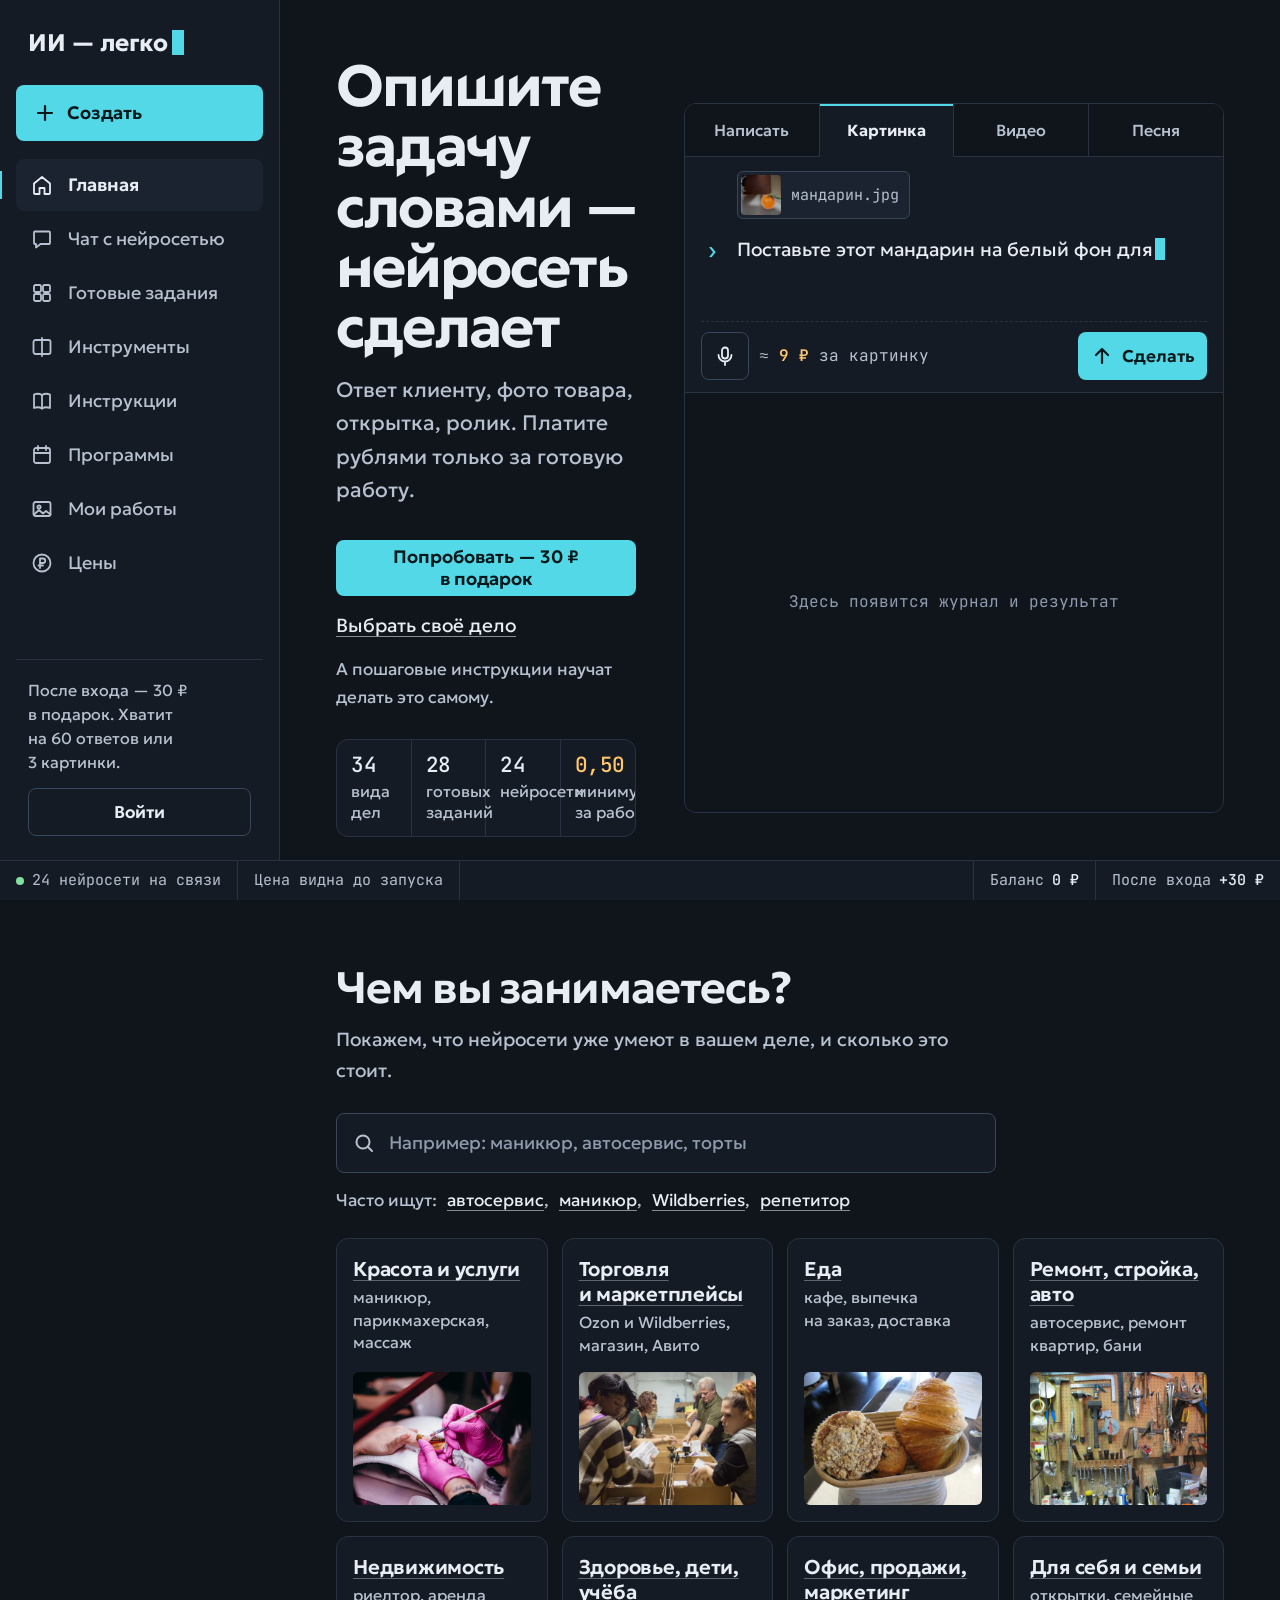
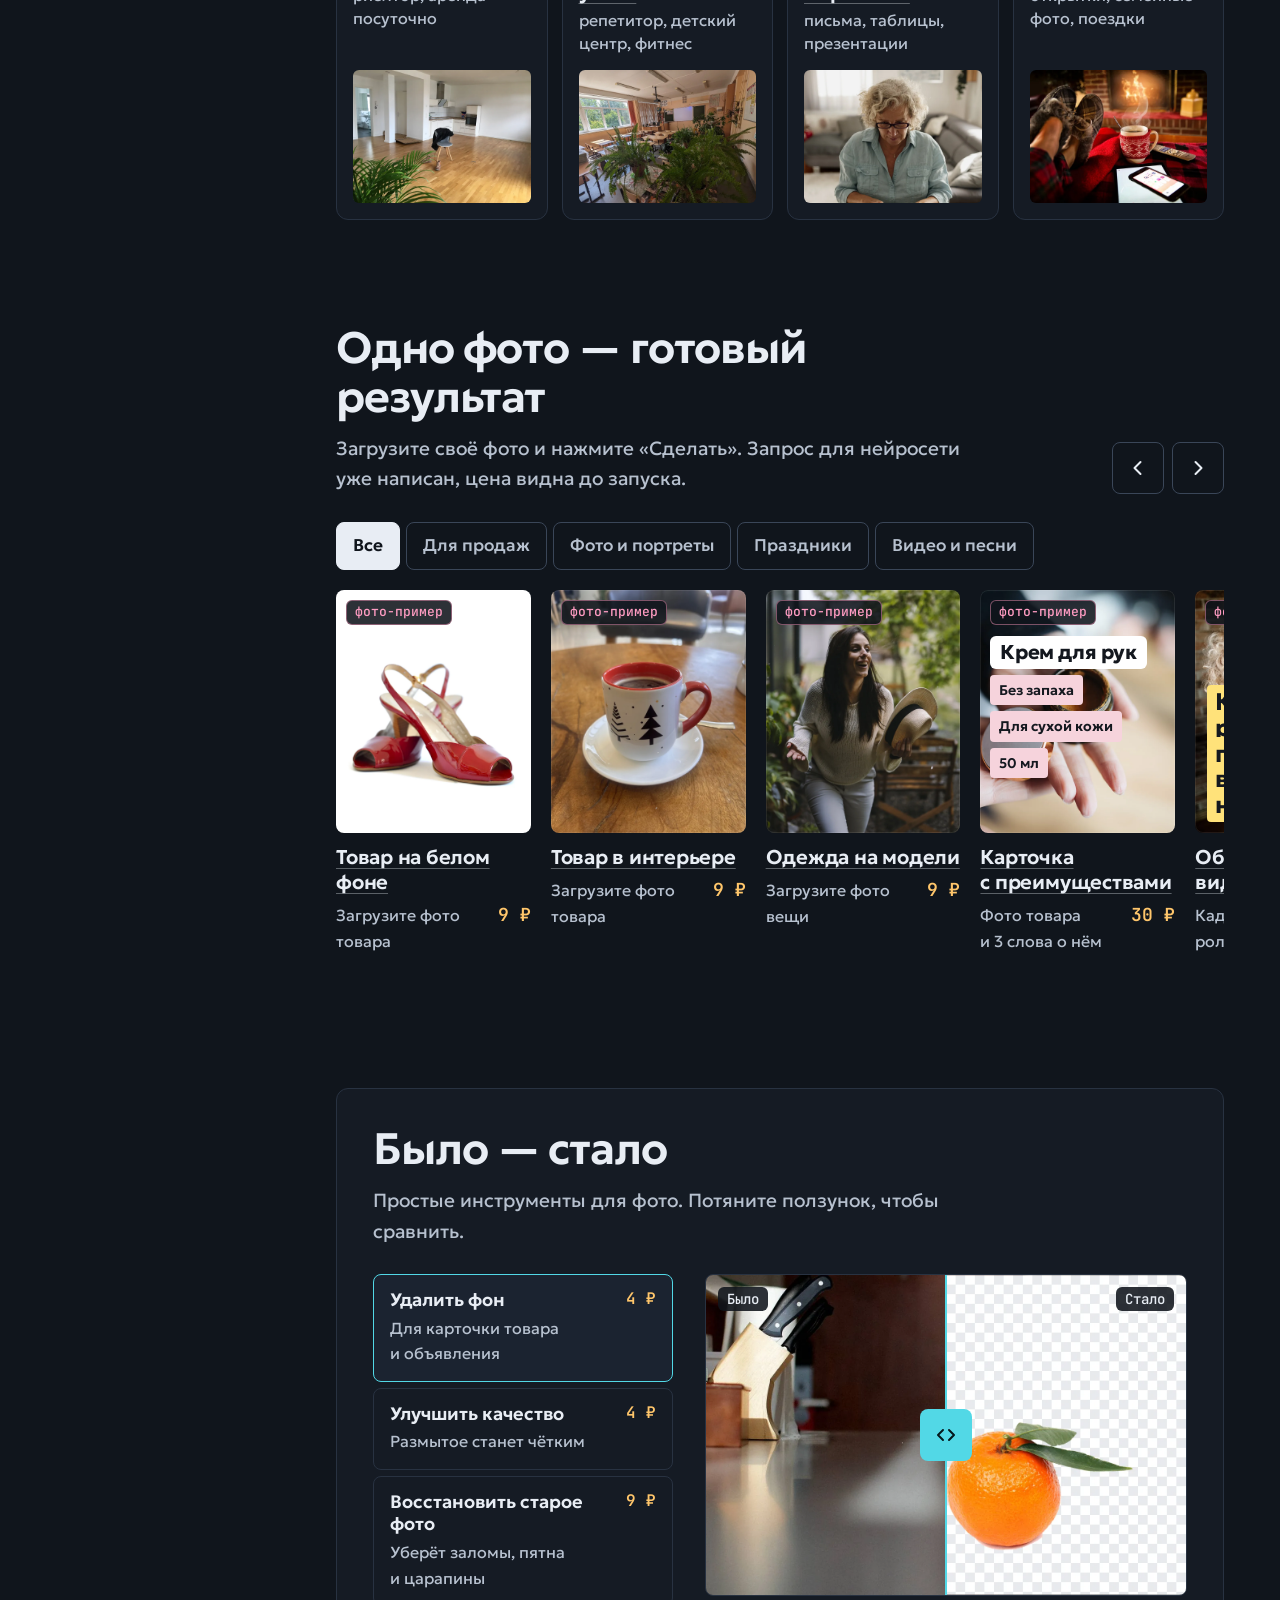
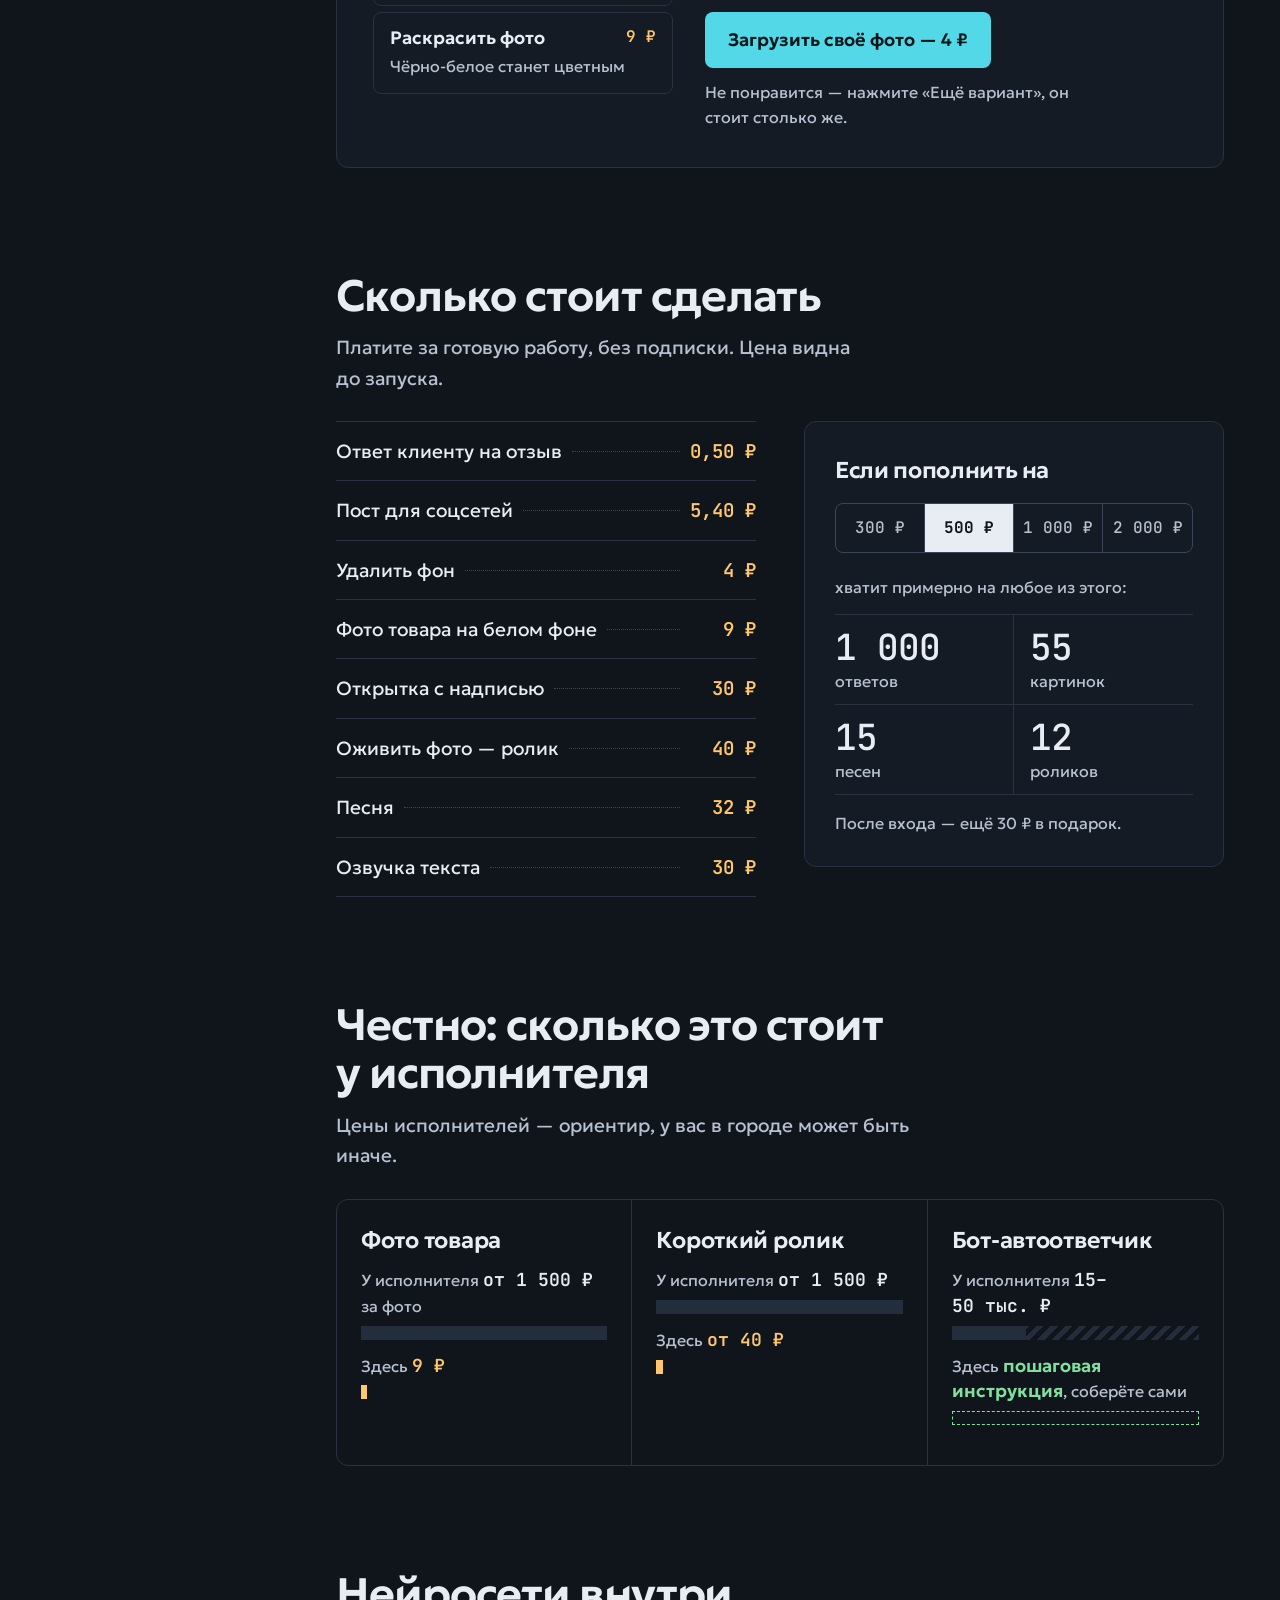
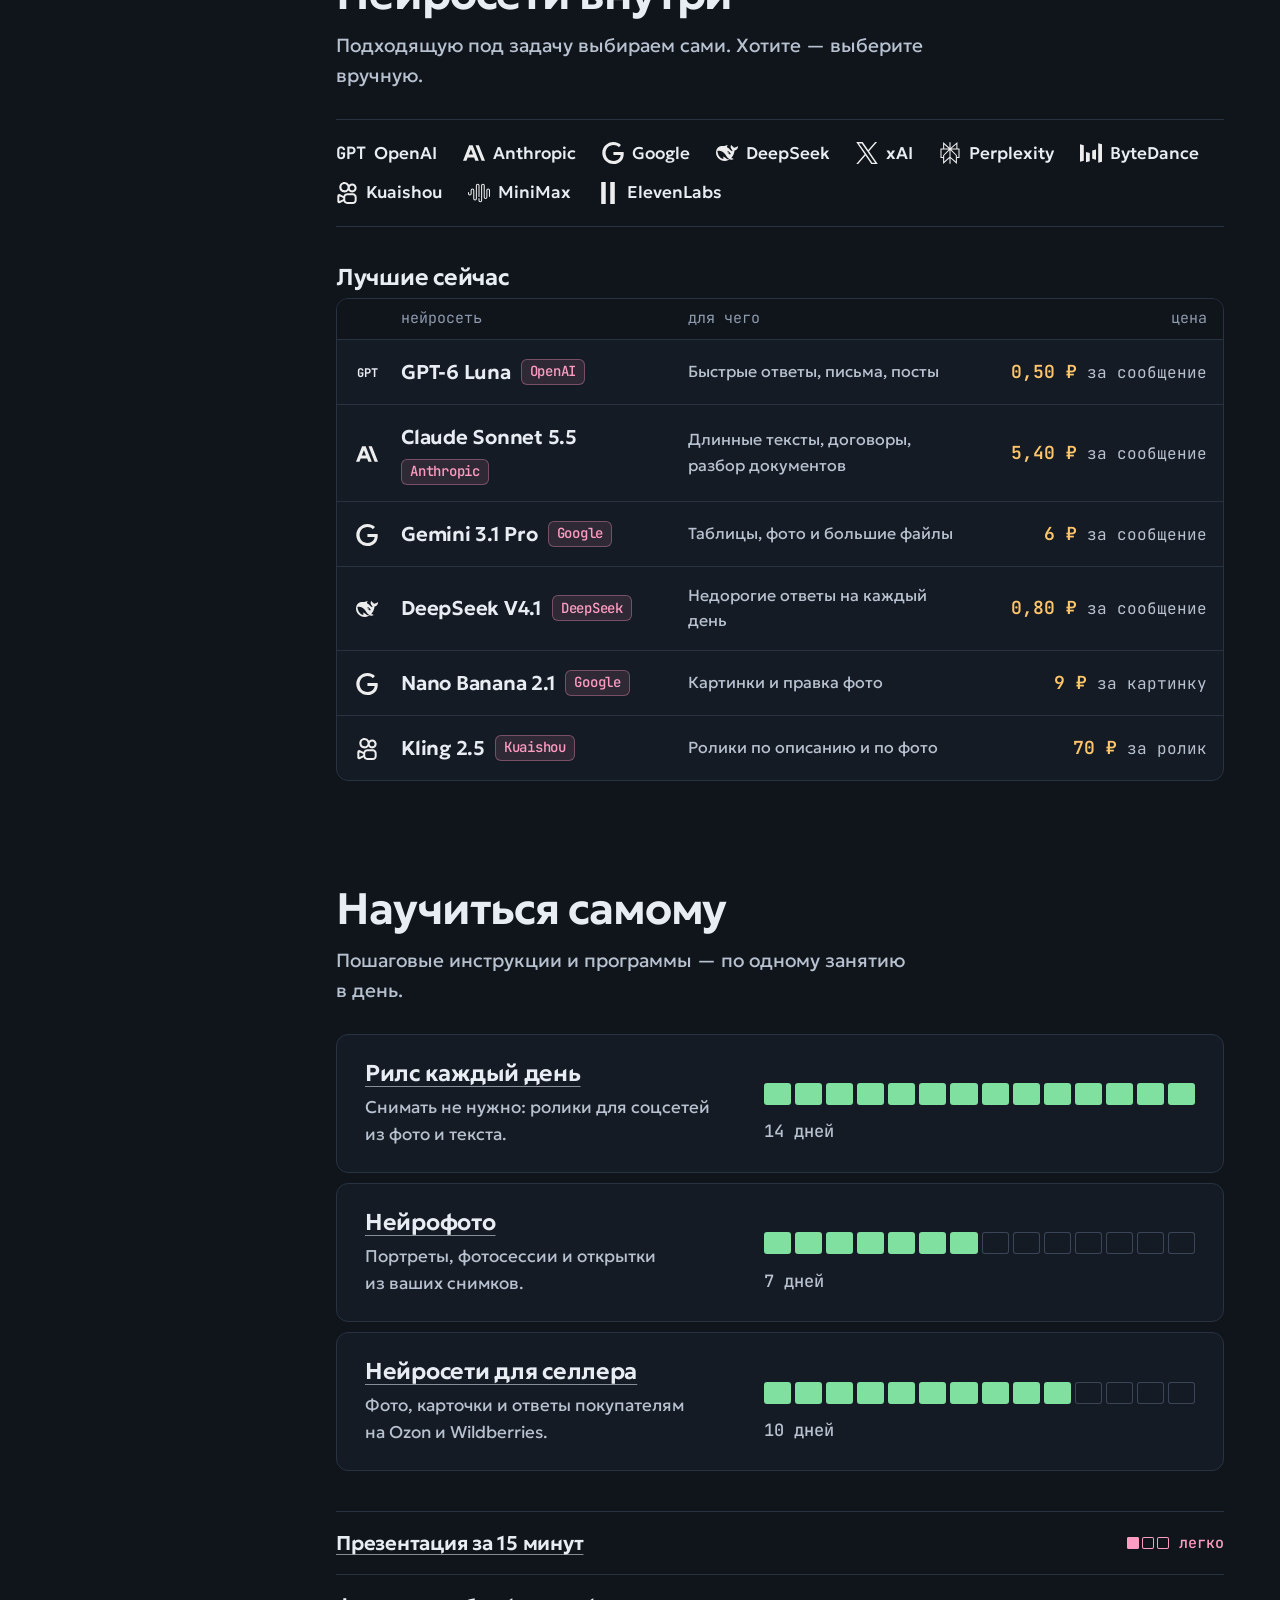
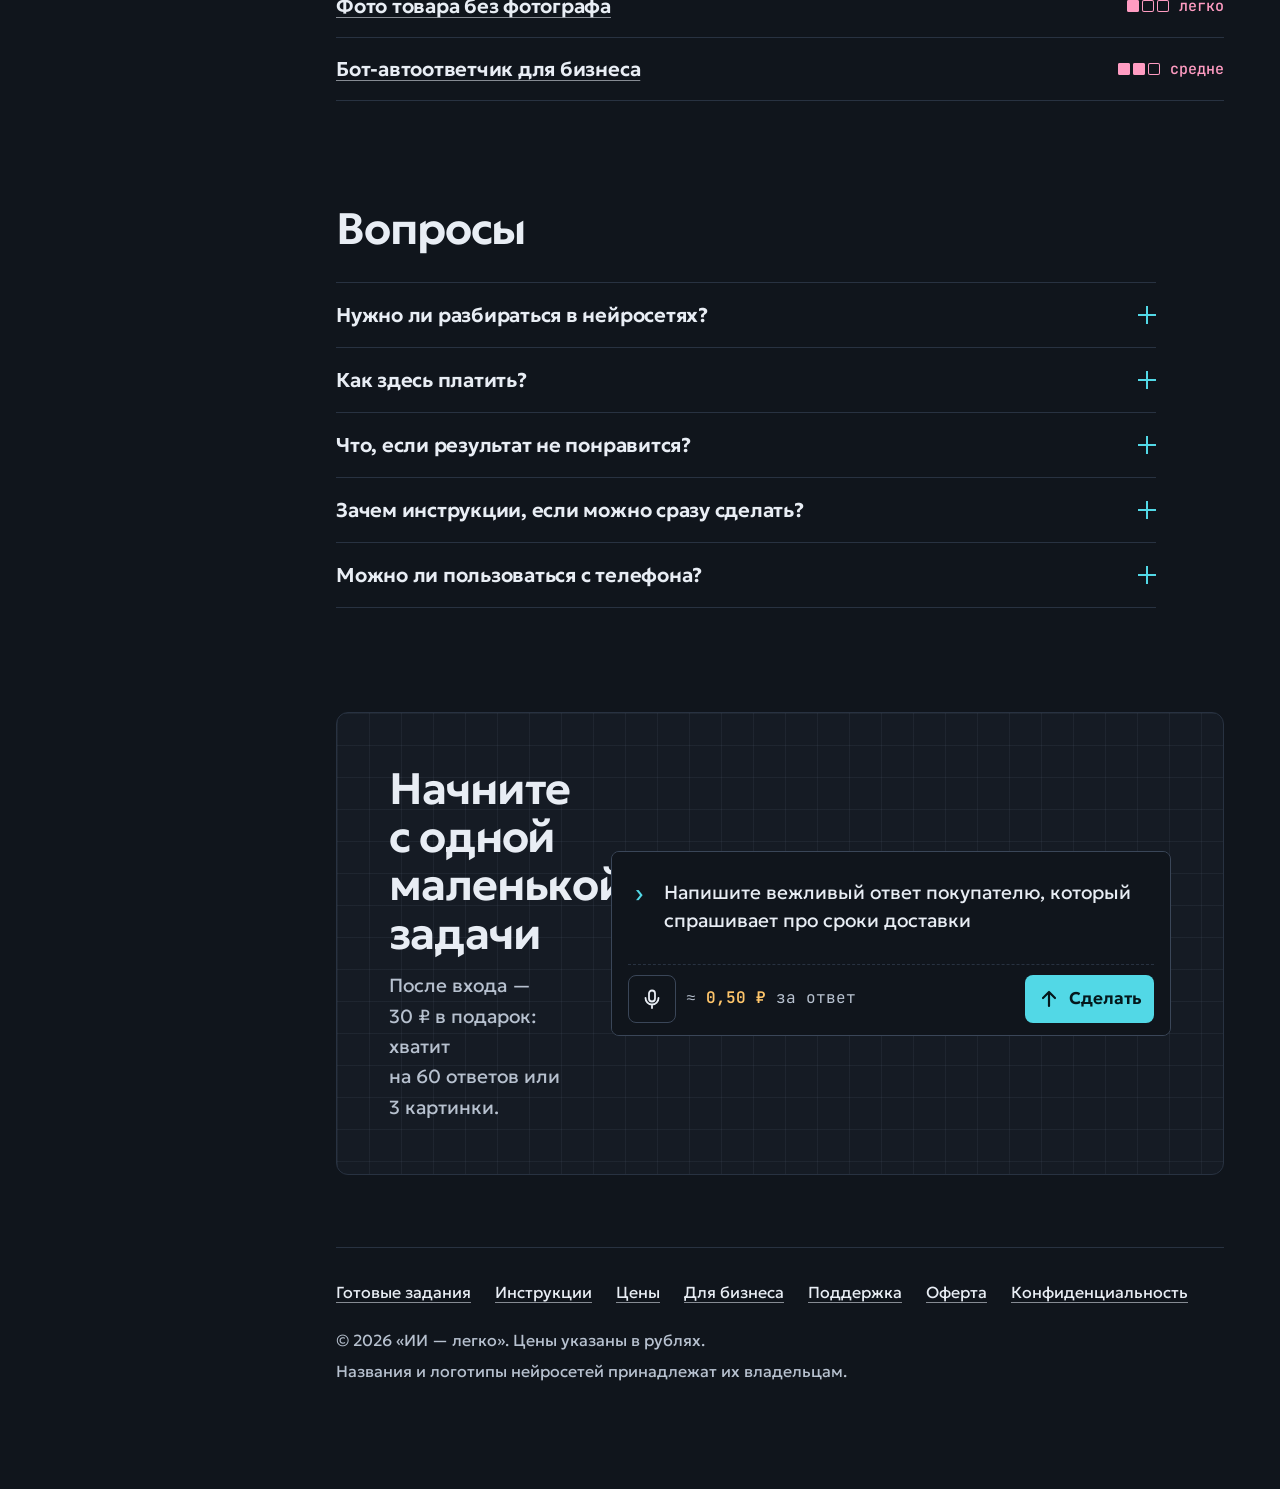
<file: e-code/index.html>
<!doctype html>
<html lang="ru">
<head>
<meta charset="utf-8">
<meta name="viewport" content="width=device-width, initial-scale=1, viewport-fit=cover">
<title>ИИ — легко: нейросети для вашего дела</title>
<meta name="description" content="Попросите нейросеть словами — она сделает: ответ клиенту, фото товара, открытку, ролик. Оплата в рублях за готовую работу, от 0,50 ₽. Пошаговые инструкции.">
<link rel="preload" href="fonts/geologica-cyrillic-shrp-normal.woff2" as="font" type="font/woff2" crossorigin>
<link rel="preload" href="fonts/jetbrains-mono-cyrillic-wght-normal.woff2" as="font" type="font/woff2" crossorigin>
<meta name="theme-color" content="#151B24">
<link rel="stylesheet" href="style.css">
</head>
<body>
<svg width="0" height="0" style="position:absolute" aria-hidden="true">
  <defs>
    <symbol id="i-home" viewBox="0 0 24 24" fill="none" stroke="currentColor" stroke-width="1.8" stroke-linecap="round" stroke-linejoin="round"><path d="M4 10.5 12 4l8 6.5V20a1 1 0 0 1-1 1h-4.5v-6h-5v6H5a1 1 0 0 1-1-1z"/></symbol>
    <symbol id="i-chat" viewBox="0 0 24 24" fill="none" stroke="currentColor" stroke-width="1.8" stroke-linecap="round" stroke-linejoin="round"><path d="M5 4.5h14a1 1 0 0 1 1 1V16a1 1 0 0 1-1 1h-8.5L6 20.5V17H5a1 1 0 0 1-1-1V5.5a1 1 0 0 1 1-1z"/></symbol>
    <symbol id="i-plus" viewBox="0 0 24 24" fill="none" stroke="currentColor" stroke-width="2.2" stroke-linecap="round"><path d="M12 5v14M5 12h14"/></symbol>
    <symbol id="i-grid" viewBox="0 0 24 24" fill="none" stroke="currentColor" stroke-width="1.8" stroke-linejoin="round"><rect x="4" y="4" width="7" height="7" rx="1.5"/><rect x="13" y="4" width="7" height="7" rx="1.5"/><rect x="4" y="13" width="7" height="7" rx="1.5"/><rect x="13" y="13" width="7" height="7" rx="1.5"/></symbol>
    <symbol id="i-image" viewBox="0 0 24 24" fill="none" stroke="currentColor" stroke-width="1.8" stroke-linecap="round" stroke-linejoin="round"><rect x="3.5" y="5" width="17" height="14" rx="2"/><circle cx="9" cy="10" r="1.6"/><path d="m4 17.5 5-4.5 4 3.5 3-2.5 4.5 3.5"/></symbol>
    <symbol id="i-split" viewBox="0 0 24 24" fill="none" stroke="currentColor" stroke-width="1.8" stroke-linecap="round" stroke-linejoin="round"><rect x="3.5" y="5" width="17" height="14" rx="2"/><path d="M12 3v18"/></symbol>
    <symbol id="i-book" viewBox="0 0 24 24" fill="none" stroke="currentColor" stroke-width="1.8" stroke-linecap="round" stroke-linejoin="round"><path d="M4 5.5c2.5-1 5.5-1 8 .5 2.5-1.5 5.5-1.5 8-.5V19c-2.5-1-5.5-1-8 .5-2.5-1.5-5.5-1.5-8-.5z"/><path d="M12 6v13.5"/></symbol>
    <symbol id="i-cal" viewBox="0 0 24 24" fill="none" stroke="currentColor" stroke-width="1.8" stroke-linecap="round" stroke-linejoin="round"><rect x="4" y="5" width="16" height="15" rx="2"/><path d="M4 10h16M8 3v4M16 3v4"/></symbol>
    <symbol id="i-rub" viewBox="0 0 24 24" fill="none" stroke="currentColor" stroke-width="1.8" stroke-linecap="round" stroke-linejoin="round"><circle cx="12" cy="12" r="8.5"/><path d="M10 7.5h3a2.25 2.25 0 0 1 0 4.5h-3zm0 4.5v5m-1.5-2.5H13"/></symbol>
    <symbol id="i-search" viewBox="0 0 24 24" fill="none" stroke="currentColor" stroke-width="2" stroke-linecap="round"><circle cx="11" cy="11" r="6.5"/><path d="m16 16 4 4"/></symbol>
    <symbol id="i-mic" viewBox="0 0 24 24" fill="none" stroke="currentColor" stroke-width="1.8" stroke-linecap="round"><rect x="9" y="3.5" width="6" height="11" rx="3"/><path d="M5.5 11a6.5 6.5 0 0 0 13 0M12 17.5V21"/></symbol>
    <symbol id="i-send" viewBox="0 0 24 24" fill="none" stroke="currentColor" stroke-width="2.2" stroke-linecap="round" stroke-linejoin="round"><path d="M12 19V5M6 11l6-6 6 6"/></symbol>
    <symbol id="i-left" viewBox="0 0 24 24" fill="none" stroke="currentColor" stroke-width="2" stroke-linecap="round" stroke-linejoin="round"><path d="m14.5 6-6 6 6 6"/></symbol>
    <symbol id="i-right" viewBox="0 0 24 24" fill="none" stroke="currentColor" stroke-width="2" stroke-linecap="round" stroke-linejoin="round"><path d="m9.5 6 6 6-6 6"/></symbol>
    <symbol id="i-play" viewBox="0 0 24 24"><path d="M7 4.5v15l12.5-7.5z" fill="currentColor"/></symbol>
    <symbol id="i-down" viewBox="0 0 24 24" fill="none" stroke="currentColor" stroke-width="2" stroke-linecap="round" stroke-linejoin="round"><path d="M12 4v11m-5-5 5 5 5-5M5 20h14"/></symbol>
    <symbol id="i-lr" viewBox="0 0 24 24" fill="none" stroke="currentColor" stroke-width="2" stroke-linecap="round" stroke-linejoin="round"><path d="m9 7-5 5 5 5M15 7l5 5-5 5"/></symbol>
    <symbol id="i-check" viewBox="0 0 24 24" fill="none" stroke="currentColor" stroke-width="2.2" stroke-linecap="round" stroke-linejoin="round"><path d="m5 12.5 4.5 4.5L19 7.5"/></symbol>
    <symbol id="i-again" viewBox="0 0 24 24" fill="none" stroke="currentColor" stroke-width="2" stroke-linecap="round" stroke-linejoin="round"><path d="M19.5 12a7.5 7.5 0 1 1-2.2-5.3M19.5 4.5v4h-4"/></symbol>
  </defs>
</svg>

<a class="skip" href="#content">К содержанию</a>

<!-- Компьютер: меню разделов слева -->
<aside class="side" aria-label="Разделы">
  <a class="logo" href="index.html">ИИ — легко</a>
  <a class="btn btn-go" href="#demo"><svg class="ico"><use href="#i-plus"/></svg>Создать</a>
  <nav class="snav">
    <a href="index.html" aria-current="page"><svg class="ico"><use href="#i-home"/></svg>Главная</a>
    <a href="#demo"><svg class="ico"><use href="#i-chat"/></svg>Чат с нейросетью</a>
    <a href="#tasks"><svg class="ico"><use href="#i-grid"/></svg>Готовые задания</a>
    <a href="#tools"><svg class="ico"><use href="#i-split"/></svg>Инструменты</a>
    <a href="#learn"><svg class="ico"><use href="#i-book"/></svg>Инструкции</a>
    <a href="#learn"><svg class="ico"><use href="#i-cal"/></svg>Программы</a>
    <a href="#"><svg class="ico"><use href="#i-image"/></svg>Мои работы</a>
    <a href="#prices"><svg class="ico"><use href="#i-rub"/></svg>Цены</a>
  </nav>
  <div class="side-foot">
    <p>После входа — 30&nbsp;₽ в&nbsp;подарок. Хватит на&nbsp;60&nbsp;ответов или 3&nbsp;картинки.</p>
    <a class="btn btn-line btn-sm" href="#">Войти</a>
  </div>
</aside>

<!-- Компьютер: статус-бар, как в редакторе кода -->
<div class="status">
  <span><i aria-hidden="true"></i>24&nbsp;нейросети на&nbsp;связи</span>
  <span>Цена видна до&nbsp;запуска</span>
  <span class="grow"></span>
  <span class="end">Баланс <b class="rub">0&nbsp;₽</b></span>
  <span class="end">После входа <b class="rub">+30&nbsp;₽</b></span>
</div>

<!-- Телефон и планшет: шапка -->
<header class="top">
  <a class="logo" href="index.html">ИИ — легко</a>
  <a class="btn btn-line" href="#">Войти</a>
</header>

<main class="main" id="content">
<div class="wrap">

  <!-- Первый экран: попросите — и сразу результат -->
  <section class="hero" aria-labelledby="h1">
    <div class="hero-text">
      <h1 id="h1">Опишите задачу словами&nbsp;— нейросеть сделает</h1>
      <p class="lead">Ответ клиенту, фото товара, открытка, ролик. Платите рублями только за&nbsp;готовую работу.</p>
    </div>

    <div class="demo" id="demo">
      <form class="composer" id="composer" onsubmit="return false">
        <div class="ctabs" role="tablist" aria-label="Что сделать">
          <button type="button" role="tab" aria-selected="false" data-mode="text">Написать</button>
          <button type="button" role="tab" aria-selected="true" data-mode="image">Картинка</button>
          <button type="button" role="tab" aria-selected="false" data-mode="video">Видео</button>
          <button type="button" role="tab" aria-selected="false" data-mode="song">Песня</button>
        </div>
        <div class="cbody">
          <div class="attach" id="attach" hidden><img src="" alt=""><span>ваше-фото.jpg</span></div>
          <div class="cfield" id="cfield">
            <span class="prompt" aria-hidden="true">›</span>
            <div class="box">
              <label class="vh" for="ask">Попросите нейросеть</label>
              <textarea id="ask" rows="2" placeholder="Попросите нейросеть"></textarea>
              <div class="ghost" id="ghost" aria-hidden="true"></div>
            </div>
          </div>
          <div class="crow">
            <button type="button" class="cbtn" aria-label="Сказать голосом"><svg class="ico"><use href="#i-mic"/></svg></button>
            <span class="cprice" id="cprice">≈ <span class="rub">9&nbsp;₽</span> за&nbsp;картинку</span>
            <button type="submit" class="csend" id="csend" aria-label="Сделать"><svg class="ico" aria-hidden="true"><use href="#i-send"/></svg><span class="lbl-send" aria-hidden="true">Сделать</span></button>
          </div>
        </div>
      </form>
      <div class="thread" id="thread" aria-live="polite">
        <p class="hint">Здесь появится результат</p>
      </div>
    </div>

    <div class="hero-more">
      <div class="hero-act">
        <a class="btn btn-go" href="#"><span>Попробовать — <span class="rub">30&nbsp;₽</span> в&nbsp;подарок</span></a>
        <a href="#groups">Выбрать своё дело</a>
      </div>
      <p class="hero-note">А&nbsp;пошаговые инструкции научат делать это самому.</p>
      <ul class="facts">
        <li><b>34</b>вида дел</li>
        <li><b>28</b>готовых заданий</li>
        <li><b>24</b>нейросети</li>
        <li><b class="rub">0,50&nbsp;₽</b>минимум за&nbsp;работу</li>
      </ul>
    </div>
  </section>

  <!-- Чем вы занимаетесь -->
  <section class="sec" id="groups" aria-labelledby="h-groups">
    <div class="sec-head">
      <div>
        <h2 class="h2" id="h-groups">Чем вы занимаетесь?</h2>
        <p class="sub">Покажем, что нейросети уже умеют в&nbsp;вашем деле, и&nbsp;сколько это стоит.</p>
      </div>
    </div>
    <div class="search">
      <svg class="ico" aria-hidden="true"><use href="#i-search"/></svg>
      <label class="vh" for="q">Поиск по делам</label>
      <input id="q" type="search" autocomplete="off" placeholder="Например: маникюр, автосервис, торты">
    </div>
    <p class="often">Часто ищут: <a href="nisha.html">автосервис</a>, <a href="#">маникюр</a>, <a href="#">Wildberries</a>, <a href="#">репетитор</a></p>

    <div class="groups" id="glist">
      <a class="group" href="#" style="--c:var(--g-rose)" data-k="красота услуги маникюр парикмахер массаж салон брови ресницы косметолог">
        <div><b>Красота и&nbsp;услуги</b><span>маникюр, парикмахерская, массаж</span></div>
        <img src="../assets/gruppa-uslugi.webp" alt="" loading="lazy" width="960" height="720">
      </a>
      <a class="group" href="#" style="--c:var(--g-butter)" data-k="торговля маркетплейсы ozon wildberries озон вайлдберриз магазин авито продавец селлер">
        <div><b>Торговля и&nbsp;маркетплейсы</b><span>Ozon и&nbsp;Wildberries, магазин, Авито</span></div>
        <img src="../assets/gruppa-torgovlya.webp" alt="" loading="lazy" width="960" height="720">
      </a>
      <a class="group" href="#" style="--c:var(--g-apricot)" data-k="еда кафе выпечка торты пекарня доставка ресторан кондитер">
        <div><b>Еда</b><span>кафе, выпечка на&nbsp;заказ, доставка</span></div>
        <img src="../assets/gruppa-eda.webp" alt="" loading="lazy" width="960" height="720">
      </a>
      <a class="group" href="nisha.html" style="--c:var(--g-steel)" data-k="ремонт стройка авто автосервис шиномонтаж отделка баня дом переезд мастер">
        <div><b>Ремонт, стройка, авто</b><span>автосервис, ремонт квартир, бани</span></div>
        <img src="../assets/gruppa-stroyka.webp" alt="" loading="lazy" width="960" height="720">
      </a>
      <a class="group" href="#" style="--c:var(--g-sage)" data-k="недвижимость риелтор аренда посуточно квартира агент">
        <div><b>Недвижимость</b><span>риелтор, аренда посуточно</span></div>
        <img src="../assets/gruppa-nedvizhimost.webp" alt="" loading="lazy" width="960" height="720">
      </a>
      <a class="group" href="#" style="--c:var(--g-aqua)" data-k="здоровье дети учёба учеба репетитор школа детский центр фитнес тренер психолог">
        <div><b>Здоровье, дети, учёба</b><span>репетитор, детский центр, фитнес</span></div>
        <img src="../assets/gruppa-zdorovie-ucheba.webp" alt="" loading="lazy" width="960" height="720">
      </a>
      <a class="group" href="#" style="--c:var(--g-lilac)" data-k="офис продажи маркетинг письма таблицы презентации бухгалтер менеджер">
        <div><b>Офис, продажи, маркетинг</b><span>письма, таблицы, презентации</span></div>
        <img src="../assets/gruppa-ofis.webp" alt="" loading="lazy" width="960" height="720">
      </a>
      <a class="group" href="#" style="--c:var(--g-mauve)" data-k="для себя семья открытки фото дети поездки праздник день рождения">
        <div><b>Для себя и&nbsp;семьи</b><span>открытки, семейные фото, поездки</span></div>
        <img src="../assets/gruppa-dlya-sebya.webp" alt="" loading="lazy" width="960" height="720">
      </a>
      <p class="nores" id="nores" hidden>Такого дела пока нет в&nbsp;списке. Опишите задачу в&nbsp;<a href="#demo">строке запроса</a> — нейросеть поймёт и&nbsp;так.</p>
    </div>
  </section>

  <!-- Готовые задания -->
  <section class="sec" id="tasks" aria-labelledby="h-tasks">
    <div class="sec-head">
      <div>
        <h2 class="h2" id="h-tasks">Одно фото — готовый результат</h2>
        <p class="sub">Загрузите своё фото и&nbsp;нажмите «Сделать». Запрос для нейросети уже написан, цена видна до&nbsp;запуска.</p>
      </div>
      <div class="rail-ctl">
        <button type="button" data-dir="-1" aria-label="Листать назад"><svg class="ico"><use href="#i-left"/></svg></button>
        <button type="button" data-dir="1" aria-label="Листать вперёд"><svg class="ico"><use href="#i-right"/></svg></button>
      </div>
    </div>
    <div class="filters" role="group" aria-label="Показать задания">
      <button type="button" aria-pressed="true" data-f="all">Все</button>
      <button type="button" aria-pressed="false" data-f="sell">Для продаж</button>
      <button type="button" aria-pressed="false" data-f="photo">Фото и&nbsp;портреты</button>
      <button type="button" aria-pressed="false" data-f="fest">Праздники</button>
      <button type="button" aria-pressed="false" data-f="move">Видео и&nbsp;песни</button>
    </div>
    <div class="rail" id="rail">
      <a class="task" href="#" data-c="sell">
        <div class="ph"><img src="../assets/tovar-na-belom-fone.webp" alt="Красные туфли на белом фоне" loading="lazy"><span class="ex">фото-пример</span></div>
        <h3>Товар на&nbsp;белом фоне</h3>
        <p class="meta"><span>Загрузите фото товара</span><b>9&nbsp;₽</b></p>
      </a>
      <a class="task" href="#" data-c="sell">
        <div class="ph"><img src="../assets/tovar-v-interere.webp" alt="Чашка кофе на деревянном столе" loading="lazy"><span class="ex">фото-пример</span></div>
        <h3>Товар в&nbsp;интерьере</h3>
        <p class="meta"><span>Загрузите фото товара</span><b>9&nbsp;₽</b></p>
      </a>
      <a class="task" href="#" data-c="sell">
        <div class="ph"><img src="../assets/odezhda-na-modeli.webp" alt="Девушка в свитере и шляпе" loading="lazy"><span class="ex">фото-пример</span></div>
        <h3>Одежда на&nbsp;модели</h3>
        <p class="meta"><span>Загрузите фото вещи</span><b>9&nbsp;₽</b></p>
      </a>
      <a class="task" href="#" data-c="sell">
        <div class="ph"><img src="../assets/kartochka-s-preimushchestvami.webp" alt="" loading="lazy"><span class="ex">фото-пример</span>
          <div class="ov-card" aria-hidden="true"><b>Крем для рук</b><span>Без запаха</span><span>Для сухой кожи</span><span>50 мл</span></div>
        </div>
        <h3>Карточка с&nbsp;преимуществами</h3>
        <p class="meta"><span>Фото товара и&nbsp;3&nbsp;слова о&nbsp;нём</span><b>30&nbsp;₽</b></p>
      </a>
      <a class="task" href="#" data-c="sell">
        <div class="ph"><img src="../assets/oblozhka-dlya-youtube.webp" alt="" loading="lazy"><span class="ex">фото-пример</span>
          <p class="ov-cover" aria-hidden="true"><span>Как я начала рисовать после выхода на&nbsp;пенсию</span></p>
        </div>
        <h3>Обложка для видео</h3>
        <p class="meta"><span>Кадр и&nbsp;название ролика</span><b>30&nbsp;₽</b></p>
      </a>
      <a class="task" href="#" data-c="photo">
        <div class="ph"><img src="../assets/delovoj-portret.webp" alt="Мужчина в очках на сером фоне, деловой портрет" loading="lazy"><span class="ex">фото-пример</span></div>
        <h3>Деловой портрет</h3>
        <p class="meta"><span>Ваше обычное фото</span><b>9&nbsp;₽</b></p>
      </a>
      <a class="task" href="#" data-c="photo">
        <div class="ph"><img src="../assets/osennyaya-fotosessiya.webp" alt="Девушка в красном на осенней аллее" loading="lazy"><span class="ex">фото-пример</span></div>
        <h3>Осенняя фотосессия</h3>
        <p class="meta"><span>Ваше фото в&nbsp;полный рост</span><b>9&nbsp;₽</b></p>
      </a>
      <a class="task" href="#" data-c="photo">
        <div class="ph"><img src="../assets/vosstanovit-staroe-foto.webp" alt="Восстановленное семейное фото начала века" loading="lazy"><span class="ex">фото-пример</span></div>
        <h3>Восстановить старое фото</h3>
        <p class="meta"><span>Снимок старой карточки</span><b>9&nbsp;₽</b></p>
      </a>
      <a class="task" href="#" data-c="photo">
        <div class="ph"><img src="../assets/raskrasit-foto.webp" alt="Цветное фото крепости, раскрашенное из чёрно-белого" loading="lazy"><span class="ex">фото-пример</span></div>
        <h3>Раскрасить ч/б&nbsp;фото</h3>
        <p class="meta"><span>Чёрно-белый снимок</span><b>9&nbsp;₽</b></p>
      </a>
      <a class="task" href="#" data-c="fest">
        <div class="ph"><img src="../assets/novogodnyaya-otkrytka.webp" alt="" loading="lazy"><span class="ex">фото-пример</span>
          <p class="ov-greet" aria-hidden="true">С&nbsp;Новым годом, родные!<small>Обнимаем, ждём в&nbsp;гости</small></p>
        </div>
        <h3>Новогодняя открытка</h3>
        <p class="meta"><span>Кому и&nbsp;что пожелать</span><b>30&nbsp;₽</b></p>
      </a>
      <a class="task" href="#" data-c="move">
        <div class="ph"><img src="../assets/ozhivit-foto.webp" alt="" loading="lazy"><span class="ex">фото-пример</span>
          <div class="ov-player" aria-hidden="true"><span class="pl"><svg><use href="#i-play"/></svg></span><span class="tl"><b>Прабабушка улыбается</b><span class="bar"></span></span></div>
        </div>
        <h3>Оживить фото</h3>
        <p class="meta"><span>Фото с&nbsp;лицом</span><b>40&nbsp;₽</b></p>
      </a>
      <a class="task" href="#" data-c="move">
        <div class="ph"><img src="../assets/rolik-po-opisaniyu.webp" alt="" loading="lazy"><span class="ex">фото-пример</span>
          <div class="ov-player" aria-hidden="true"><span class="pl"><svg><use href="#i-play"/></svg></span><span class="tl"><b>Утро в&nbsp;нашей кофейне</b><span class="bar"></span></span></div>
        </div>
        <h3>Ролик по&nbsp;описанию</h3>
        <p class="meta"><span>Пара предложений словами</span><b>70&nbsp;₽</b></p>
      </a>
      <a class="task" href="#" data-c="move fest">
        <div class="ph"><img src="../assets/pesnya-na-den-rozhdeniya.webp" alt="" loading="lazy"><span class="ex">фото-пример</span>
          <div class="ov-player" aria-hidden="true"><span class="pl"><svg><use href="#i-play"/></svg></span><span class="tl"><b>Галине — с&nbsp;днём рождения</b><span class="wave"><i style="height:40%"></i><i style="height:80%"></i><i style="height:55%"></i><i style="height:100%"></i><i style="height:65%"></i><i style="height:35%"></i><i style="height:75%"></i><i style="height:90%"></i><i style="height:45%"></i><i style="height:70%"></i><i style="height:30%"></i><i style="height:60%"></i><i style="height:85%"></i><i style="height:50%"></i></span></span></div>
        </div>
        <h3>Песня на&nbsp;день рождения</h3>
        <p class="meta"><span>Имя и&nbsp;пара фактов</span><b>32&nbsp;₽</b></p>
      </a>
    </div>
  </section>

  <!-- Инструменты было / стало -->
  <section class="sec" id="tools" aria-labelledby="h-tools">
    <div class="plane">
      <div class="sec-head">
        <div>
          <h2 class="h2" id="h-tools">Было — стало</h2>
          <p class="sub">Простые инструменты для фото. Потяните ползунок, чтобы сравнить.</p>
        </div>
      </div>
      <div class="tools">
        <div class="tool-list" role="tablist" aria-label="Инструменты">
          <button type="button" role="tab" aria-selected="true" data-t="udalit-fon" data-p="4" data-a="Апельсин на столе" data-b="Апельсин без фона"><b>Удалить фон</b><span class="p">4&nbsp;₽</span><span class="long">Для карточки товара и&nbsp;объявления</span></button>
          <button type="button" role="tab" aria-selected="false" data-t="uluchshit-kachestvo" data-p="4" data-a="Размытый снимок гор" data-b="Чёткий снимок гор"><b>Улучшить качество</b><span class="p">4&nbsp;₽</span><span class="long">Размытое станет чётким</span></button>
          <button type="button" role="tab" aria-selected="false" data-t="vosstanovit-staroe-foto" data-p="9" data-a="Старое фото с заломами" data-b="Восстановленное фото"><b>Восстановить старое фото</b><span class="p">9&nbsp;₽</span><span class="long">Уберёт заломы, пятна и&nbsp;царапины</span></button>
          <button type="button" role="tab" aria-selected="false" data-t="raskrasit-foto" data-p="9" data-a="Чёрно-белое фото крепости" data-b="Цветное фото крепости"><b>Раскрасить фото</b><span class="p">9&nbsp;₽</span><span class="long">Чёрно-белое станет цветным</span></button>
        </div>
        <div>
          <div class="ba" id="ba">
            <img class="before" id="baA" src="../assets/udalit-fon-before.webp" alt="Было: апельсин на столе">
            <img class="after" id="baB" src="../assets/udalit-fon-after.webp" alt="Стало: апельсин без фона">
            <span class="lbl l" aria-hidden="true">Было</span><span class="lbl r" aria-hidden="true">Стало</span>
            <span class="line"></span>
            <input type="range" min="0" max="100" value="50" id="baR" aria-label="Сравнить: было и стало">
            <span class="knob"><svg class="ico"><use href="#i-lr"/></svg></span>
          </div>
          <div class="tool-act">
            <a class="btn btn-go" href="#" id="baGo"><span>Загрузить своё фото — <span class="rub">4&nbsp;₽</span></span></a>
            <p>Не понравится — нажмите «Ещё вариант», он стоит столько же.</p>
          </div>
        </div>
      </div>
    </div>
  </section>

  <!-- Сколько стоит -->
  <section class="sec" id="prices" aria-labelledby="h-prices">
    <div class="sec-head">
      <div>
        <h2 class="h2" id="h-prices">Сколько стоит сделать</h2>
        <p class="sub">Платите за&nbsp;готовую работу, без подписки. Цена видна до&nbsp;запуска.</p>
      </div>
    </div>
    <div class="prices">
      <ul class="plist">
        <li><span class="n">Ответ клиенту на&nbsp;отзыв</span><span class="dots"></span><span class="p">0,50&nbsp;₽</span></li>
        <li><span class="n">Пост для соцсетей</span><span class="dots"></span><span class="p">5,40&nbsp;₽</span></li>
        <li><span class="n">Удалить фон</span><span class="dots"></span><span class="p">4&nbsp;₽</span></li>
        <li><span class="n">Фото товара на&nbsp;белом фоне</span><span class="dots"></span><span class="p">9&nbsp;₽</span></li>
        <li><span class="n">Открытка с&nbsp;надписью</span><span class="dots"></span><span class="p">30&nbsp;₽</span></li>
        <li><span class="n">Оживить фото — ролик</span><span class="dots"></span><span class="p">40&nbsp;₽</span></li>
        <li><span class="n">Песня</span><span class="dots"></span><span class="p">32&nbsp;₽</span></li>
        <li><span class="n">Озвучка текста</span><span class="dots"></span><span class="p">30&nbsp;₽</span></li>
      </ul>
      <div class="calc">
        <h3 id="h-calc">Если пополнить на</h3>
        <div class="seg" role="group" aria-labelledby="h-calc">
          <button type="button" aria-pressed="false" data-s="300">300&nbsp;₽</button>
          <button type="button" aria-pressed="true" data-s="500">500&nbsp;₽</button>
          <button type="button" aria-pressed="false" data-s="1000">1&nbsp;000&nbsp;₽</button>
          <button type="button" aria-pressed="false" data-s="2000">2&nbsp;000&nbsp;₽</button>
        </div>
        <p class="calc-lead">хватит примерно на&nbsp;любое из&nbsp;этого:</p>
        <div class="calc-out" aria-live="polite">
          <div><b data-u="0.5">1&nbsp;000</b><span data-w="ответ">ответов</span></div>
          <div><b data-u="9">55</b><span data-w="картинка">картинок</span></div>
          <div><b data-u="32">15</b><span data-w="песня">песен</span></div>
          <div><b data-u="40">12</b><span data-w="ролик">роликов</span></div>
        </div>
        <p class="note">После входа — ещё 30&nbsp;₽ в&nbsp;подарок.</p>
      </div>
    </div>
  </section>

  <!-- Честное сравнение -->
  <section class="sec" aria-labelledby="h-cmp">
    <div class="sec-head">
      <div>
        <h2 class="h2" id="h-cmp">Честно: сколько это стоит у&nbsp;исполнителя</h2>
        <p class="sub">Цены исполнителей — ориентир, у&nbsp;вас в&nbsp;городе может быть иначе.</p>
      </div>
    </div>
    <div class="cmp">
      <div class="cmp-item">
        <h3 class="h3">Фото товара</h3>
        <div class="cmp-row"><span>У&nbsp;исполнителя <strong>от&nbsp;1&nbsp;500&nbsp;₽</strong> за&nbsp;фото</span><div class="cmp-bar" style="width:100%"></div></div>
        <div class="cmp-row here"><span>Здесь <strong>9&nbsp;₽</strong></span><div class="cmp-bar here" style="width:.6%"></div></div>
      </div>
      <div class="cmp-item">
        <h3 class="h3">Короткий ролик</h3>
        <div class="cmp-row"><span>У&nbsp;исполнителя <strong>от&nbsp;1&nbsp;500&nbsp;₽</strong></span><div class="cmp-bar" style="width:100%"></div></div>
        <div class="cmp-row here"><span>Здесь <strong>от&nbsp;40&nbsp;₽</strong></span><div class="cmp-bar here" style="width:2.7%"></div></div>
      </div>
      <div class="cmp-item">
        <h3 class="h3">Бот-автоответчик</h3>
        <div class="cmp-row"><span>У&nbsp;исполнителя <strong>15–50&nbsp;тыс.&nbsp;₽</strong></span><div class="cmp-bar range" style="width:100%"></div></div>
        <div class="cmp-row free"><span>Здесь <strong>пошаговая инструкция</strong>, соберёте сами</span><div class="cmp-bar free"></div></div>
      </div>
    </div>
  </section>

  <!-- Нейросети -->
  <section class="sec" id="models" aria-labelledby="h-models">
    <div class="sec-head">
      <div>
        <h2 class="h2" id="h-models">Нейросети внутри</h2>
        <p class="sub">Подходящую под задачу выбираем сами. Хотите — выберите вручную.</p>
      </div>
    </div>
    <ul class="logos" aria-label="Компании">
      <li><span class="word">GPT</span>OpenAI</li>
      <li><img src="../assets/anthropic.svg" alt="">Anthropic</li>
      <li><img src="../assets/google.svg" alt="">Google</li>
      <li><img src="../assets/deepseek.svg" alt="">DeepSeek</li>
      <li><img src="../assets/x.svg" alt="">xAI</li>
      <li><img src="../assets/perplexity.svg" alt="">Perplexity</li>
      <li><img src="../assets/bytedance.svg" alt="">ByteDance</li>
      <li><img src="../assets/kuaishou.svg" alt="">Kuaishou</li>
      <li><img src="../assets/minimax.svg" alt="">MiniMax</li>
      <li><img src="../assets/elevenlabs.svg" alt="">ElevenLabs</li>
    </ul>
    <h3 class="h3" style="margin-bottom:6px">Лучшие сейчас</h3>
    <div class="models">
      <div class="mhead" aria-hidden="true"><span></span><span>нейросеть</span><span>для чего</span><span>цена</span></div>
      <div class="model"><span class="mlogo" aria-hidden="true">GPT</span><h3>GPT-6 Luna <span class="tag">OpenAI</span></h3><p>Быстрые ответы, письма, посты</p><span class="mp"><span class="rub">0,50&nbsp;₽</span> за&nbsp;сообщение</span></div>
      <div class="model"><span class="mlogo"><img src="../assets/anthropic.svg" alt=""></span><h3>Claude Sonnet 5.5 <span class="tag">Anthropic</span></h3><p>Длинные тексты, договоры, разбор документов</p><span class="mp"><span class="rub">5,40&nbsp;₽</span> за&nbsp;сообщение</span></div>
      <div class="model"><span class="mlogo"><img src="../assets/google.svg" alt=""></span><h3>Gemini 3.1 Pro <span class="tag">Google</span></h3><p>Таблицы, фото и&nbsp;большие файлы</p><span class="mp"><span class="rub">6&nbsp;₽</span> за&nbsp;сообщение</span></div>
      <div class="model"><span class="mlogo"><img src="../assets/deepseek.svg" alt=""></span><h3>DeepSeek V4.1 <span class="tag">DeepSeek</span></h3><p>Недорогие ответы на&nbsp;каждый день</p><span class="mp"><span class="rub">0,80&nbsp;₽</span> за&nbsp;сообщение</span></div>
      <div class="model"><span class="mlogo"><img src="../assets/google.svg" alt=""></span><h3>Nano Banana 2.1 <span class="tag">Google</span></h3><p>Картинки и&nbsp;правка фото</p><span class="mp"><span class="rub">9&nbsp;₽</span> за&nbsp;картинку</span></div>
      <div class="model"><span class="mlogo"><img src="../assets/kuaishou.svg" alt=""></span><h3>Kling 2.5 <span class="tag">Kuaishou</span></h3><p>Ролики по&nbsp;описанию и&nbsp;по&nbsp;фото</p><span class="mp"><span class="rub">70&nbsp;₽</span> за&nbsp;ролик</span></div>
    </div>
  </section>

  <!-- Научиться самому -->
  <section class="sec" id="learn" aria-labelledby="h-learn">
    <div class="sec-head">
      <div>
        <h2 class="h2" id="h-learn">Научиться самому</h2>
        <p class="sub">Пошаговые инструкции и&nbsp;программы — по&nbsp;одному занятию в&nbsp;день.</p>
      </div>
    </div>
    <div class="progs">
      <div class="prog" style="--c:var(--g-mauve)">
        <div><h3 class="h3"><a href="#">Рилс каждый день</a></h3><p>Снимать не нужно: ролики для соцсетей из&nbsp;фото и&nbsp;текста.</p></div>
        <div class="days" aria-hidden="true"><i></i><i></i><i></i><i></i><i></i><i></i><i></i><i></i><i></i><i></i><i></i><i></i><i></i><i></i></div>
        <p class="days-cap">14&nbsp;дней</p>
      </div>
      <div class="prog" style="--c:var(--g-rose)">
        <div><h3 class="h3"><a href="#">Нейрофото</a></h3><p>Портреты, фотосессии и&nbsp;открытки из&nbsp;ваших снимков.</p></div>
        <div class="days" aria-hidden="true"><i></i><i></i><i></i><i></i><i></i><i></i><i></i><i class="off"></i><i class="off"></i><i class="off"></i><i class="off"></i><i class="off"></i><i class="off"></i><i class="off"></i></div>
        <p class="days-cap">7&nbsp;дней</p>
      </div>
      <div class="prog" style="--c:var(--g-butter)">
        <div><h3 class="h3"><a href="#">Нейросети для селлера</a></h3><p>Фото, карточки и&nbsp;ответы покупателям на&nbsp;Ozon и&nbsp;Wildberries.</p></div>
        <div class="days" aria-hidden="true"><i></i><i></i><i></i><i></i><i></i><i></i><i></i><i></i><i></i><i></i><i class="off"></i><i class="off"></i><i class="off"></i><i class="off"></i></div>
        <p class="days-cap">10&nbsp;дней</p>
      </div>
    </div>
    <ul class="instr">
      <li><a href="#">Презентация за&nbsp;15&nbsp;минут</a><span class="lvl" data-l="1"><i><s></s><s></s><s></s></i>легко</span></li>
      <li><a href="#">Фото товара без фотографа</a><span class="lvl" data-l="1"><i><s></s><s></s><s></s></i>легко</span></li>
      <li><a href="#">Бот-автоответчик для бизнеса</a><span class="lvl" data-l="2"><i><s></s><s></s><s></s></i>средне</span></li>
    </ul>
  </section>

  <!-- Вопросы -->
  <section class="sec" aria-labelledby="h-faq">
    <div class="sec-head"><div><h2 class="h2" id="h-faq">Вопросы</h2></div></div>
    <div class="faq">
      <details><summary>Нужно ли разбираться в&nbsp;нейросетях?</summary><p>Нет. Выберите готовое задание или напишите задачу своими словами, как написали&nbsp;бы знакомому. Подходящую нейросеть мы подберём сами.</p></details>
      <details><summary>Как здесь платить?</summary><p>Пополняете баланс в&nbsp;рублях с&nbsp;карты, а&nbsp;за&nbsp;каждую работу списывается её цена. Цену видно на&nbsp;кнопке до&nbsp;запуска. Подписка не&nbsp;нужна.</p></details>
      <details><summary>Что, если результат не&nbsp;понравится?</summary><p>Нажмите «Ещё вариант» — нейросеть сделает заново. Каждый вариант стоит столько&nbsp;же, сколько первый, цена на&nbsp;кнопке.</p></details>
      <details><summary>Зачем инструкции, если можно сразу сделать?</summary><p>Готовые задания — для быстрых дел. Инструкции&nbsp;нужны, когда хочется разобраться: например, собрать своего бота-автоответчика вместо заказа у&nbsp;исполнителя.</p></details>
      <details><summary>Можно ли пользоваться с&nbsp;телефона?</summary><p>Да. Всё работает в&nbsp;браузере телефона, ничего устанавливать не&nbsp;нужно. Фото загружаются прямо из&nbsp;галереи.</p></details>
    </div>
  </section>

  <!-- Финал -->
  <section class="final" aria-labelledby="h-final">
    <div>
      <h2 class="h2" id="h-final">Начните с&nbsp;одной маленькой задачи</h2>
      <p class="sub">После входа — 30&nbsp;₽ в&nbsp;подарок: хватит на&nbsp;60&nbsp;ответов или 3&nbsp;картинки.</p>
    </div>
    <form class="composer" onsubmit="return false">
      <div class="cbody">
        <div class="cfield">
          <span class="prompt" aria-hidden="true">›</span>
          <div class="box">
            <label class="vh" for="ask2">Попросите нейросеть</label>
            <textarea id="ask2" rows="2">Напишите вежливый ответ покупателю, который спрашивает про сроки доставки</textarea>
          </div>
        </div>
        <div class="crow">
          <button type="button" class="cbtn" aria-label="Сказать голосом"><svg class="ico"><use href="#i-mic"/></svg></button>
          <span class="cprice">≈ <span class="rub">0,50&nbsp;₽</span> за&nbsp;ответ</span>
          <button type="submit" class="csend" aria-label="Сделать"><svg class="ico" aria-hidden="true"><use href="#i-send"/></svg><span class="lbl-send" aria-hidden="true">Сделать</span></button>
        </div>
      </div>
    </form>
  </section>

  <footer class="foot">
    <nav aria-label="Подвал">
      <a href="#tasks">Готовые задания</a><a href="#learn">Инструкции</a><a href="#prices">Цены</a><a href="#">Для бизнеса</a><a href="#">Поддержка</a><a href="#">Оферта</a><a href="#">Конфиденциальность</a>
    </nav>
    <div>
      <p>© 2026 «ИИ — легко». Цены указаны в&nbsp;рублях.</p>
      <p>Названия и&nbsp;логотипы нейросетей принадлежат их владельцам.</p>
    </div>
  </footer>

</div>
</main>

<!-- Телефон: нижняя панель -->
<nav class="tabbar" aria-label="Разделы">
  <a href="index.html" aria-current="page"><svg class="ico"><use href="#i-home"/></svg>Главная</a>
  <a href="#demo"><svg class="ico"><use href="#i-chat"/></svg>Чат</a>
  <a class="create" href="#demo"><svg class="ico"><use href="#i-plus"/></svg>Создать</a>
  <a href="#tasks"><svg class="ico"><use href="#i-grid"/></svg>Задания</a>
  <a href="#"><svg class="ico"><use href="#i-image"/></svg>Работы</a>
</nav>

<script>
(() => {
  const reduce = matchMedia('(prefers-reduced-motion: reduce)').matches;
  const $ = (s, r = document) => r.querySelector(s);
  const $$ = (s, r = document) => [...r.querySelectorAll(s)];

  /* ---------- Демо: запрос печатается → журнал шагов → результат ---------- */
  const S = {
    image: {
      price: '≈ <span class="rub">9&nbsp;₽</span> за&nbsp;картинку',
      thumb: '../assets/udalit-fon-before.webp', file: 'мандарин.jpg',
      ask: 'Поставьте этот мандарин на белый фон для карточки товара',
      model: 'Nano Banana 2.1',
      steps: ['загружаю ваше фото', 'делаю картинку'],
      result: { img: '../assets/udalit-fon.webp', alt: 'Готово: мандарин на белом фоне' },
      cost: '9&nbsp;₽'
    },
    text: {
      price: '≈ <span class="rub">0,50&nbsp;₽</span> за&nbsp;ответ',
      ask: 'Напишите вежливый ответ на отзыв: «Долго ждала заказ, но торт очень вкусный»',
      model: 'GPT-6 Luna',
      steps: ['читаю отзыв', 'пишу ответ'],
      result: { text: 'Спасибо, что дождались и&nbsp;оценили торт! Простите за&nbsp;задержку: в&nbsp;выходные было много заказов. В&nbsp;следующий раз заранее скажем точный срок. Ждём вас снова!' },
      cost: '0,50&nbsp;₽'
    },
    video: {
      price: '≈ <span class="rub">40&nbsp;₽</span> за&nbsp;ролик',
      thumb: '../assets/ozhivit-foto.webp', file: 'прабабушка.jpg',
      ask: 'Оживите это фото: пусть прабабушка улыбнётся',
      model: 'Kling 2.5',
      steps: ['загружаю ваше фото', 'делаю ролик'],
      result: { img: '../assets/ozhivit-foto.webp', alt: 'Готово: ролик из старого фото', play: 'Прабабушка улыбается' },
      cost: '40&nbsp;₽'
    },
    song: {
      price: '≈ <span class="rub">32&nbsp;₽</span> за&nbsp;песню',
      ask: 'Песня на день рождения для мамы Галины: любит дачу и внуков',
      model: 'MiniMax',
      steps: ['пишу слова', 'сочиняю музыку'],
      result: { img: '../assets/pesnya-na-den-rozhdeniya.webp', alt: 'Готово: песня на день рождения', song: 'Галине — с днём рождения' },
      cost: '32&nbsp;₽'
    }
  };
  const thread = $('#thread'), ask = $('#ask'), ghost = $('#ghost'), field = $('#cfield'), send = $('#csend'), price = $('#cprice');
  let run = 0;
  const wait = (ms) => new Promise(r => setTimeout(r, ms));
  const check = '<svg class="ico" style="width:18px;height:18px" aria-hidden="true"><use href="#i-check"/></svg>';

  const attach = $('#attach');
  function setAttach(s) {
    attach.hidden = !s.thumb;
    if (s.thumb) { attach.querySelector('img').src = s.thumb; attach.querySelector('span').textContent = s.file; }
  }
  // строки журнала: [текст, состояние]
  function lines(s, live) {
    return [
      ['подбираю нейросеть', `<span class="tag">${s.model}</span>`],
      [s.steps[0], '<span class="ok">готово</span>'],
      [s.steps[1], `<span class="pbar${live ? ' run' : ''}"></span>`],
      [`готово, списано <span class="rub">${s.cost}</span>`, check, 'done-line']
    ].map(([t, st, cls]) => `<li${cls ? ` class="${cls}"` : ''}><span>${t}</span><span class="st">${st}</span></li>`);
  }
  function outEl(s, develop) {
    const r = s.result, d = document.createElement('div');
    d.className = 'out';
    let body;
    if (r.text) body = `<p class="answer${develop ? ' develop' : ''}">${r.text}</p>`;
    else {
      let ov = '';
      if (r.play) ov = `<div class="ov-player"><span class="pl"><svg><use href="#i-play"/></svg></span><span class="tl"><b>${r.play}</b><span class="bar"></span></span></div>`;
      if (r.song) ov = `<div class="ov-player"><span class="pl"><svg><use href="#i-play"/></svg></span><span class="tl"><b>${r.song}</b><span class="wave">${[40,80,55,100,65,35,75,90,45,70,30,60,85,50].map(h => `<i style="height:${h}%"></i>`).join('')}</span></span></div>`;
      body = `<div class="res${develop ? ' develop' : ''}"><img src="${r.img}" alt="${r.alt}">${ov}</div>`;
    }
    d.innerHTML = body + `<div class="acts"><button type="button" class="chip-btn"><svg class="ico"><use href="#i-down"/></svg>Скачать</button><button type="button" class="chip-btn"><svg class="ico"><use href="#i-again"/></svg>Ещё вариант</button></div>`;
    return d;
  }
  function finalState(mode) {
    const s = S[mode];
    setAttach(s);
    field.classList.remove('typing');
    ask.value = s.ask;
    const ol = document.createElement('ol'); ol.className = 'log'; ol.innerHTML = lines(s, false).join('');
    thread.replaceChildren(ol, outEl(s, false));
    price.innerHTML = s.price;
  }
  async function play(mode, speed) {
    const my = ++run, s = S[mode];
    price.innerHTML = s.price;
    if (reduce) return finalState(mode);
    thread.innerHTML = '<p class="hint">Здесь появится журнал и&nbsp;результат</p>';
    setAttach(s);
    field.classList.add('typing'); ask.value = ''; ghost.textContent = '';
    for (let i = 1; i <= s.ask.length; i++) {
      if (my !== run) return;
      ghost.textContent = s.ask.slice(0, i);
      await wait(speed + (s.ask[i - 1] === ' ' ? speed : 0));
    }
    await wait(450); if (my !== run) return;
    send.classList.add('press'); await wait(160); send.classList.remove('press');
    field.classList.remove('typing'); ask.value = s.ask; ghost.textContent = '';
    const ol = document.createElement('ol'); ol.className = 'log';
    thread.replaceChildren(ol);
    const L = lines(s, true);
    for (let i = 0; i < L.length; i++) {
      ol.insertAdjacentHTML('beforeend', L[i]);
      ol.lastElementChild.classList.add('in');
      await wait(i === 2 ? 1400 : 480); if (my !== run) return;
    }
    thread.append(outEl(s, true));
  }
  $$('.ctabs button').forEach(b => b.addEventListener('click', () => {
    $$('.ctabs button').forEach(x => x.setAttribute('aria-selected', x === b));
    play(b.dataset.mode, 22);
  }));
  ask.addEventListener('focus', () => { if (field.classList.contains('typing')) { run++; field.classList.remove('typing'); ask.value = ghost.textContent; } });
  // Запускаем один раз, когда демо видно
  const io = new IntersectionObserver((es) => { if (es[0].isIntersecting) { io.disconnect(); setTimeout(() => play('image', 42), 500); } }, { threshold: .2 });
  io.observe($('#demo'));

  /* ---------- Поиск по группам ---------- */
  const q = $('#q'), groups = $$('.group'), nores = $('#nores');
  q.addEventListener('input', () => {
    const v = q.value.trim().toLowerCase().replace(/ё/g, 'е');
    let n = 0;
    groups.forEach(g => {
      const hay = (g.textContent + ' ' + g.dataset.k).toLowerCase().replace(/ё/g, 'е');
      const ok = !v || v.split(/\s+/).every(w => hay.includes(w));
      g.hidden = !ok; if (ok) n++;
    });
    nores.hidden = n > 0;
  });

  /* ---------- Задания: фильтр и листание ---------- */
  const rail = $('#rail');
  $$('.filters button').forEach(b => b.addEventListener('click', () => {
    $$('.filters button').forEach(x => x.setAttribute('aria-pressed', x === b));
    const f = b.dataset.f;
    $$('.task', rail).forEach(t => t.hidden = f !== 'all' && !t.dataset.c.split(' ').includes(f));
    rail.scrollTo({ left: 0 });
  }));
  $$('.rail-ctl button').forEach(b => b.addEventListener('click', () => {
    rail.scrollBy({ left: +b.dataset.dir * rail.clientWidth * .8, behavior: reduce ? 'auto' : 'smooth' });
  }));

  /* ---------- Было / стало ---------- */
  const ba = $('#ba'), range = $('#baR');
  range.addEventListener('input', () => ba.style.setProperty('--pos', range.value + '%'));
  $$('.tool-list button').forEach(b => b.addEventListener('click', () => {
    $$('.tool-list button').forEach(x => x.setAttribute('aria-selected', x === b));
    const t = b.dataset.t;
    $('#baA').src = `../assets/${t}-before.webp`; $('#baA').alt = 'Было: ' + b.dataset.a.toLowerCase();
    $('#baB').src = `../assets/${t}-after.webp`; $('#baB').alt = 'Стало: ' + b.dataset.b.toLowerCase();
    $('#baGo').innerHTML = `<span>Загрузить своё фото — <span class="rub">${b.dataset.p}&nbsp;₽</span></span>`;
    range.value = 50; ba.style.setProperty('--pos', '50%');
  }));

  /* ---------- Калькулятор ---------- */
  const forms = {
    'ответ': ['ответ', 'ответа', 'ответов'], 'картинка': ['картинка', 'картинки', 'картинок'],
    'песня': ['песня', 'песни', 'песен'], 'ролик': ['ролик', 'ролика', 'роликов']
  };
  const plural = (n, f) => { const a = n % 10, b = n % 100; return f[a === 1 && b !== 11 ? 0 : a >= 2 && a <= 4 && (b < 12 || b > 14) ? 1 : 2]; };
  const fmt = (n) => n.toLocaleString('ru-RU').replace(/\s/g, ' ');
  $$('.seg button').forEach(b => b.addEventListener('click', () => {
    $$('.seg button').forEach(x => x.setAttribute('aria-pressed', x === b));
    const sum = +b.dataset.s;
    $$('.calc-out div').forEach(d => {
      const n = Math.floor(sum / +d.querySelector('b').dataset.u);
      d.querySelector('b').textContent = fmt(n);
      const sp = d.querySelector('span'); sp.textContent = plural(n, forms[sp.dataset.w]);
    });
  }));
})();
</script>
</body>
</html>
</file>
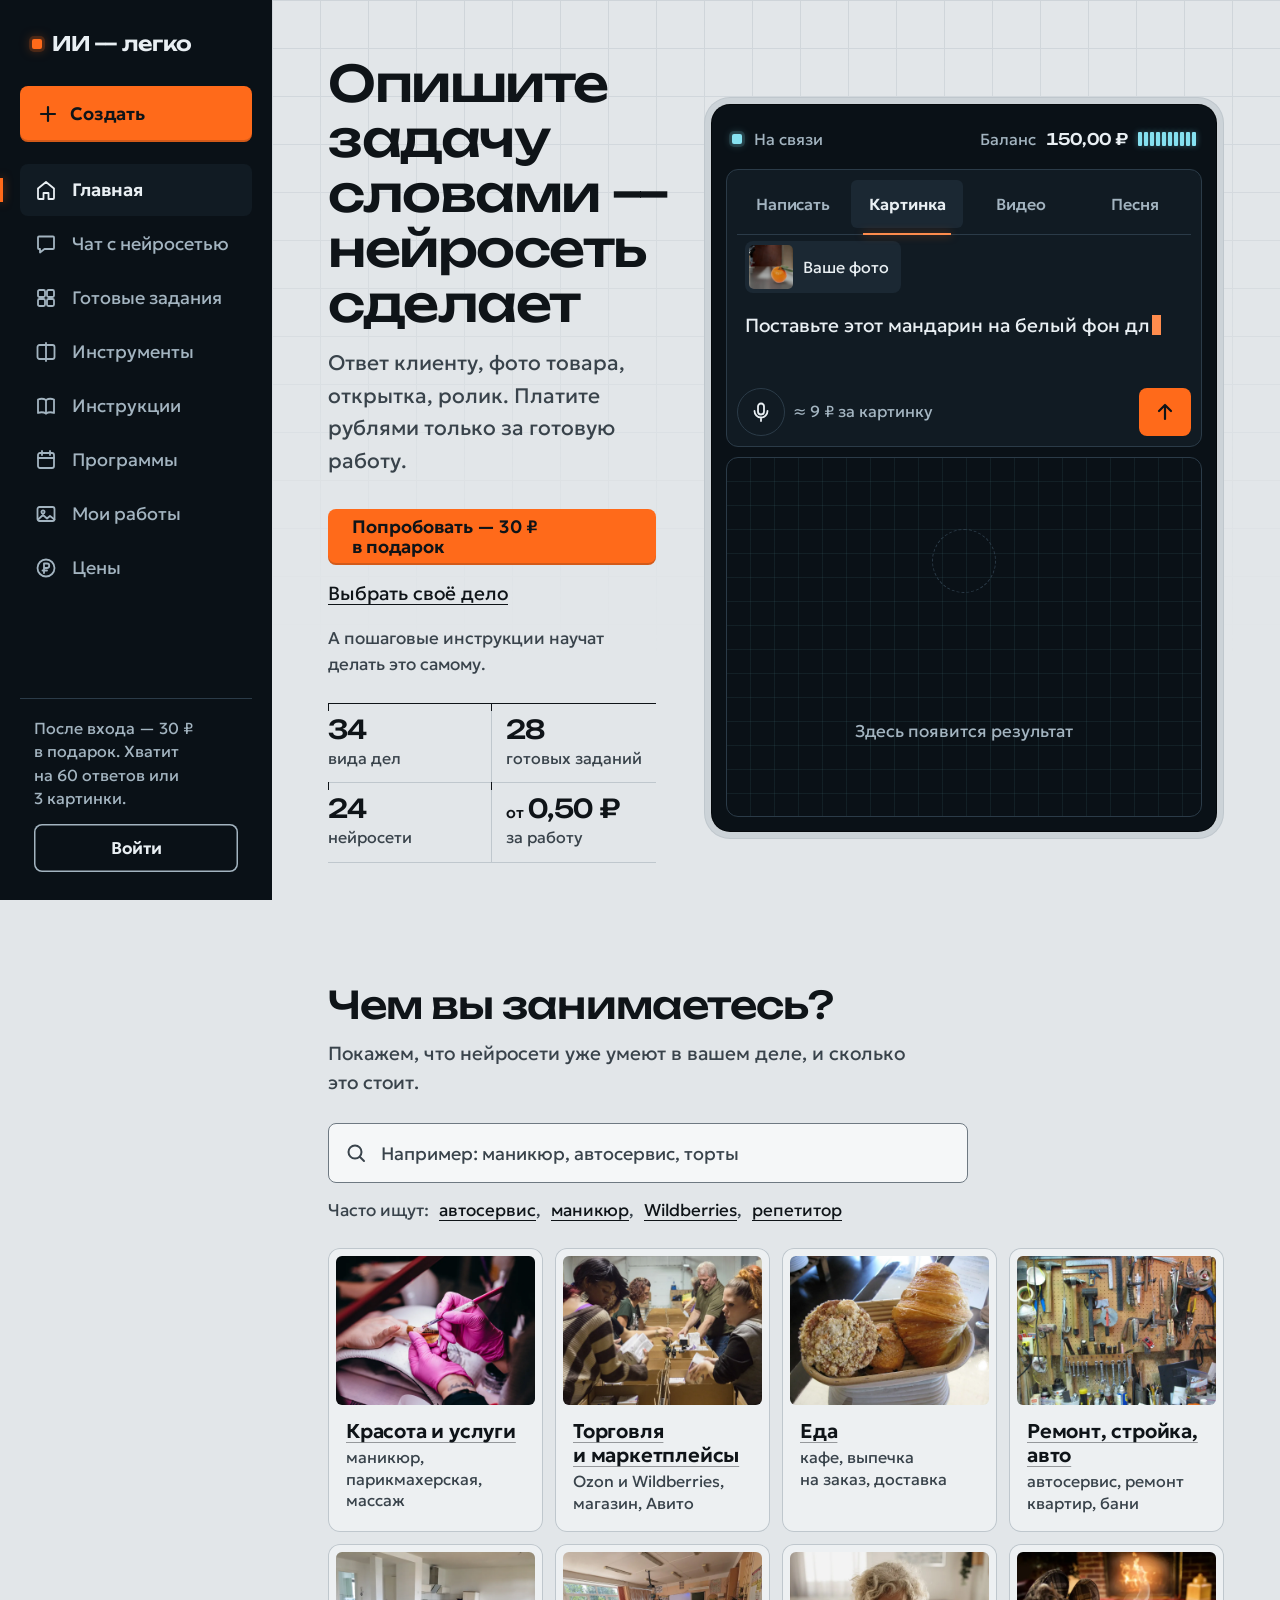
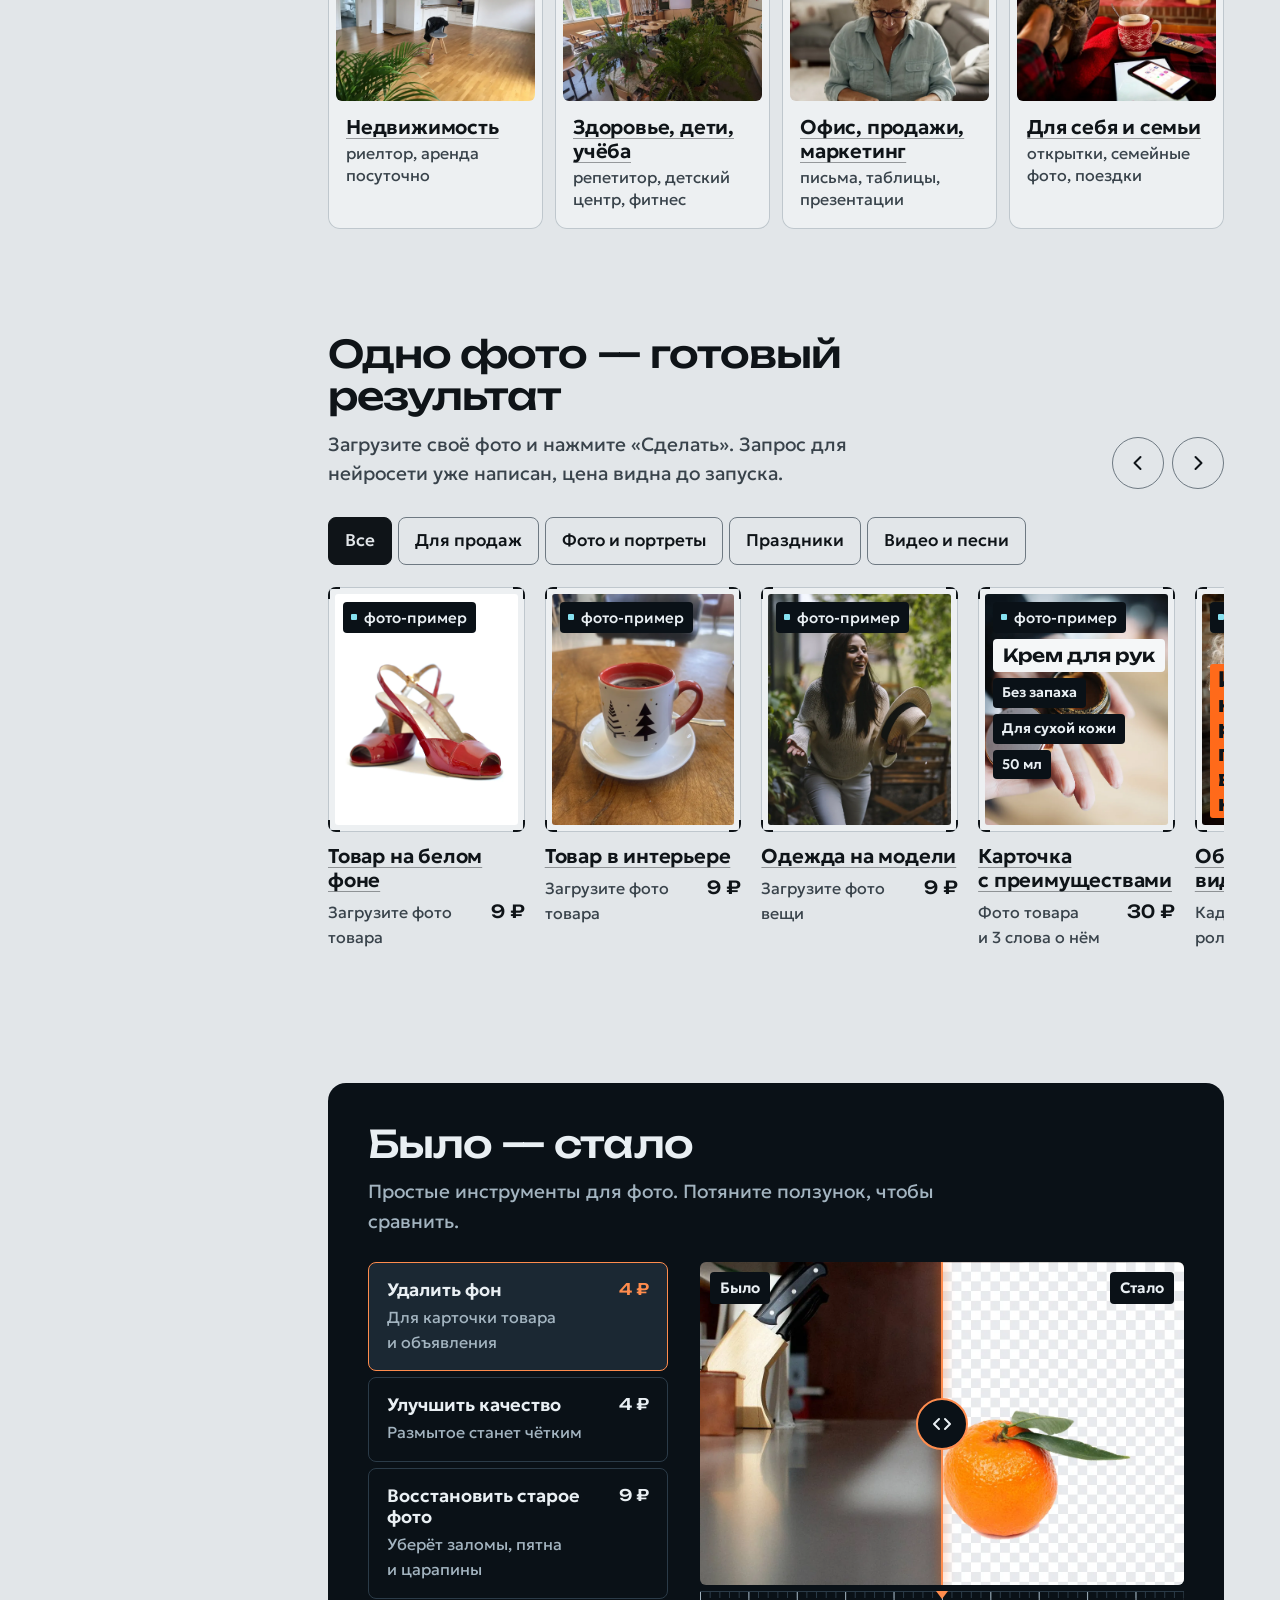
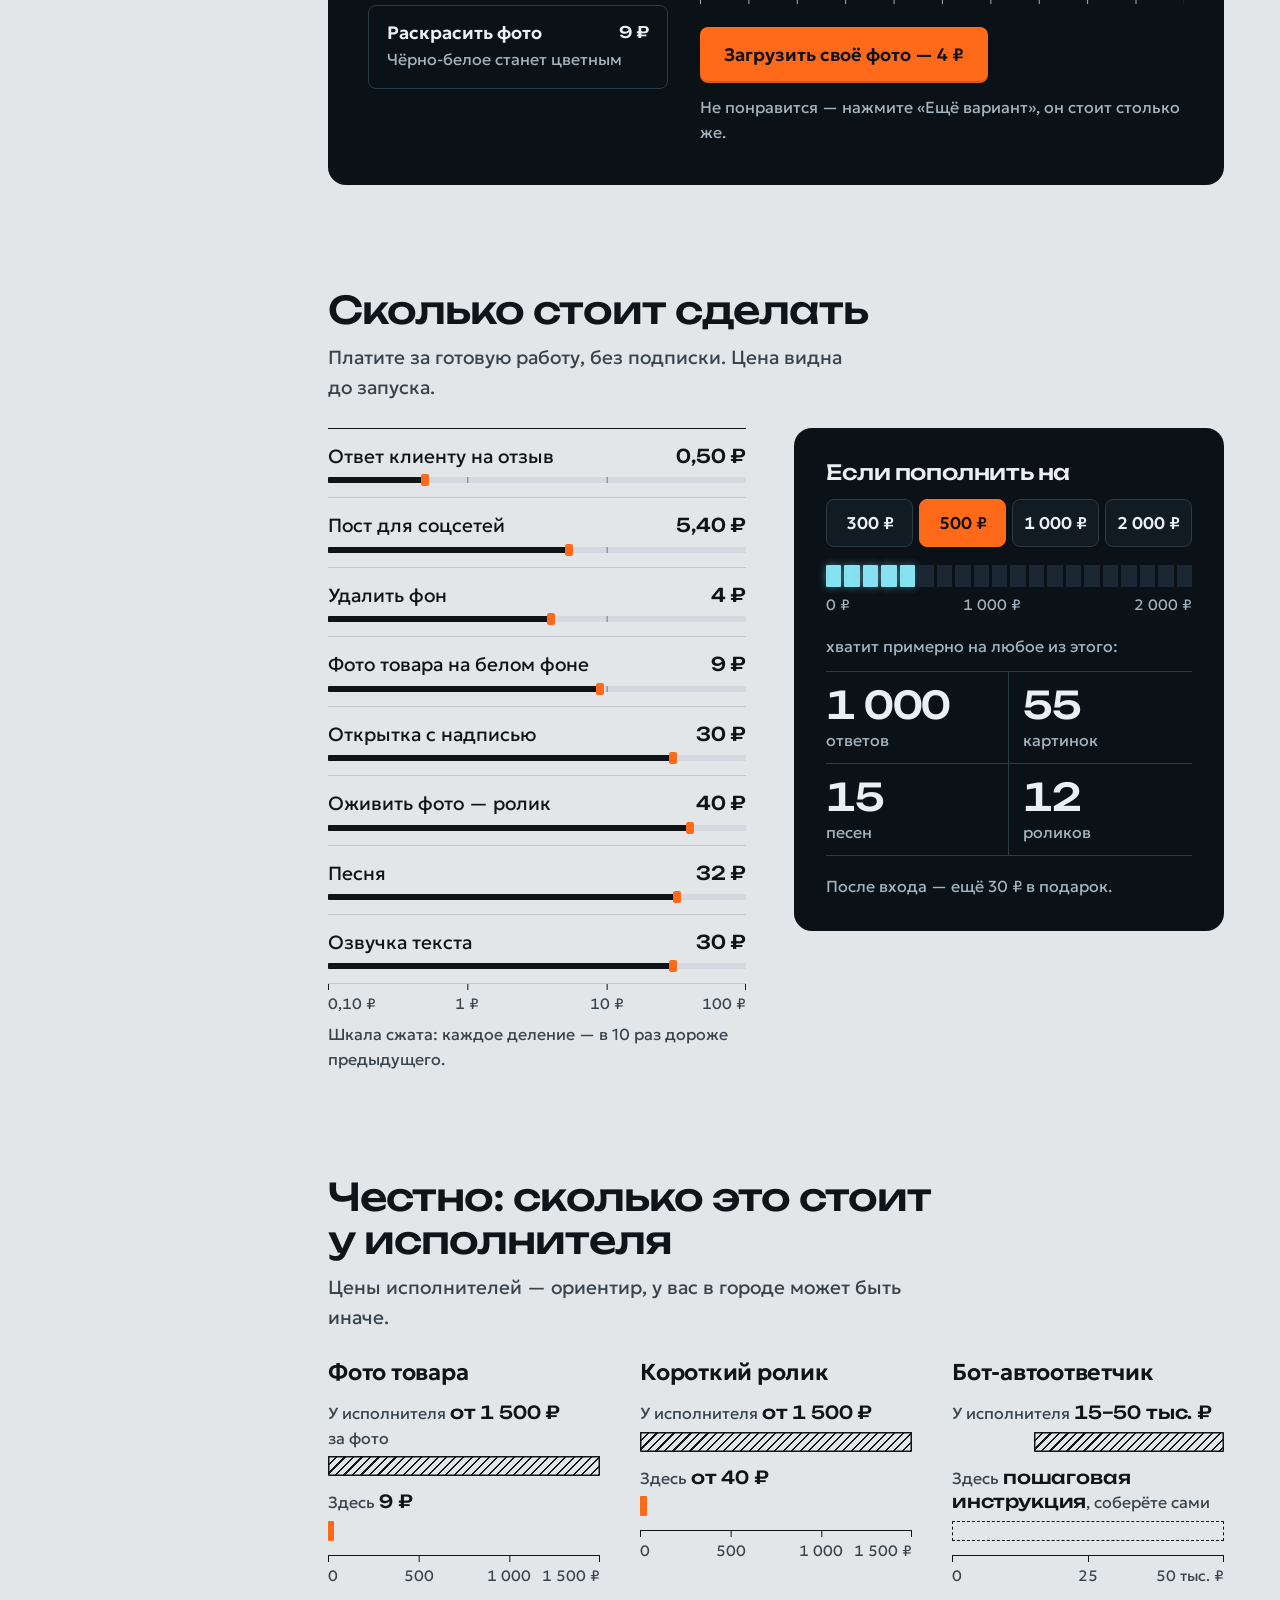
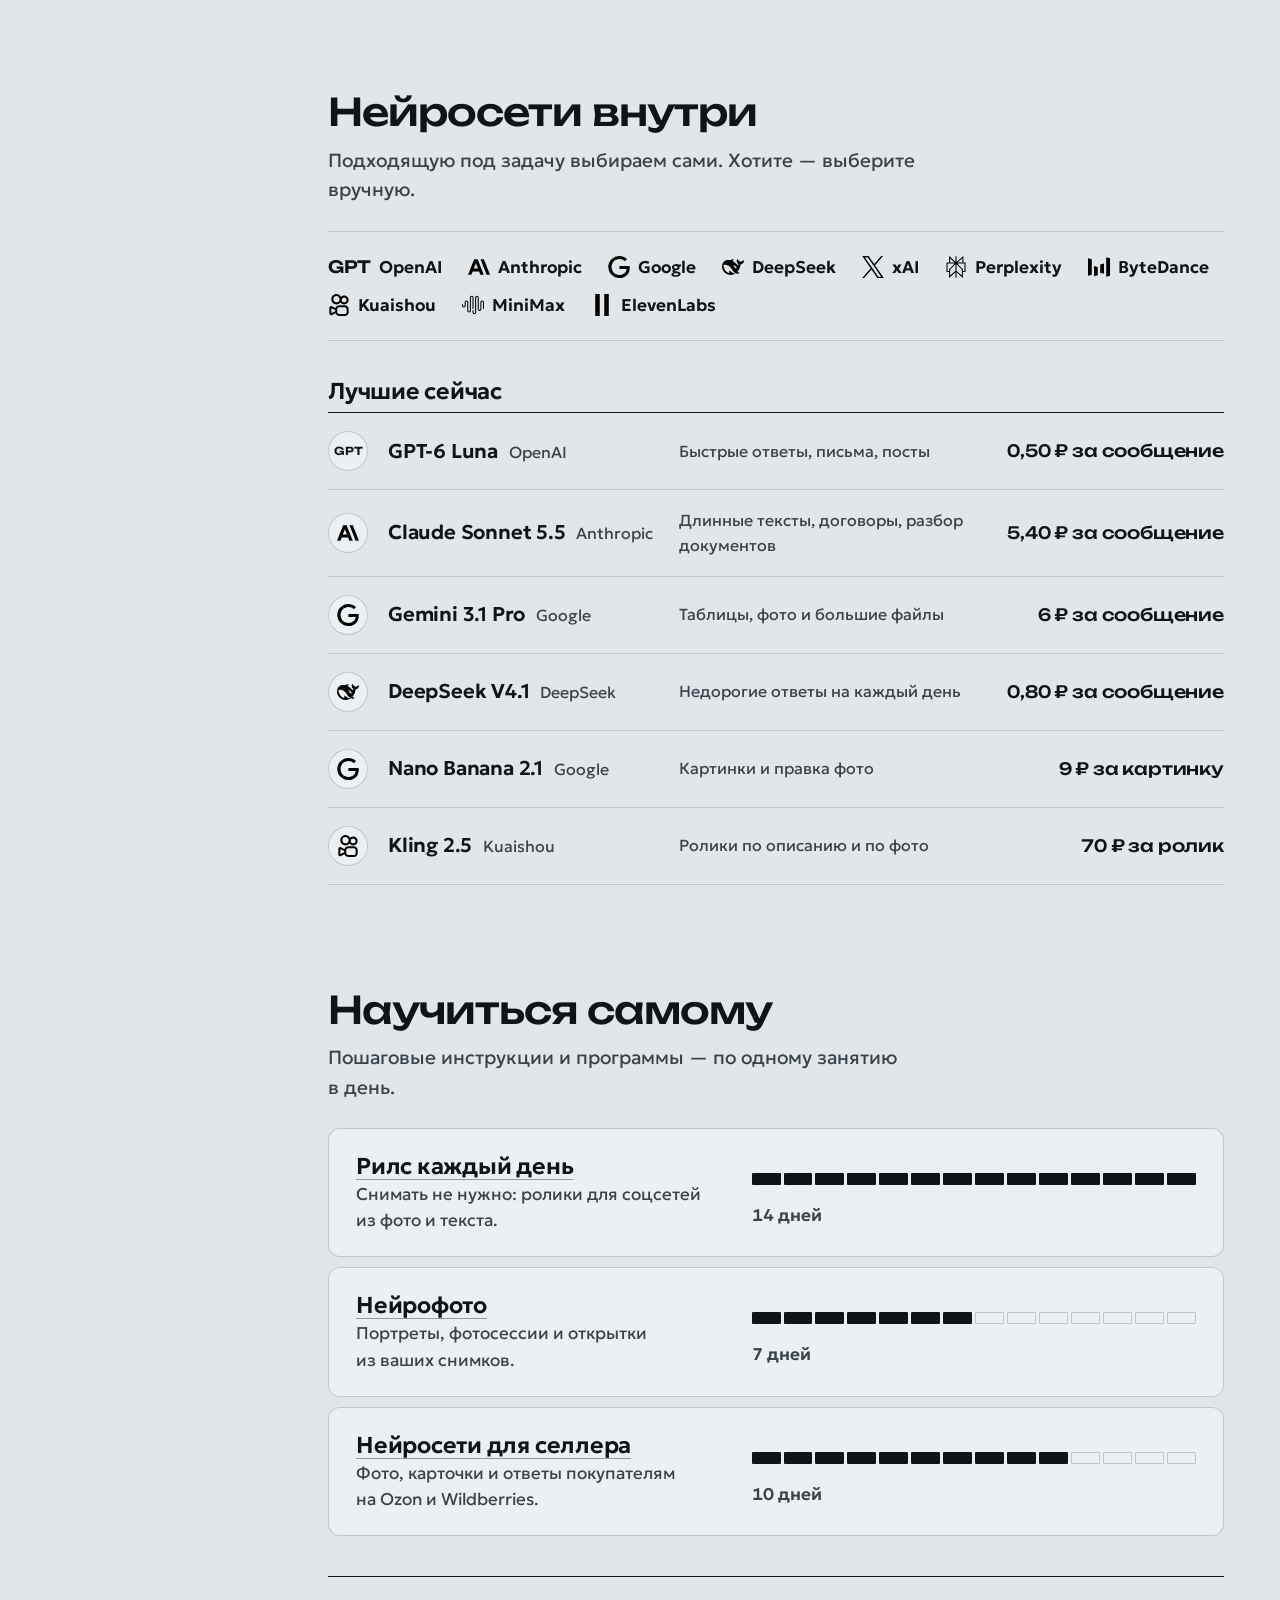
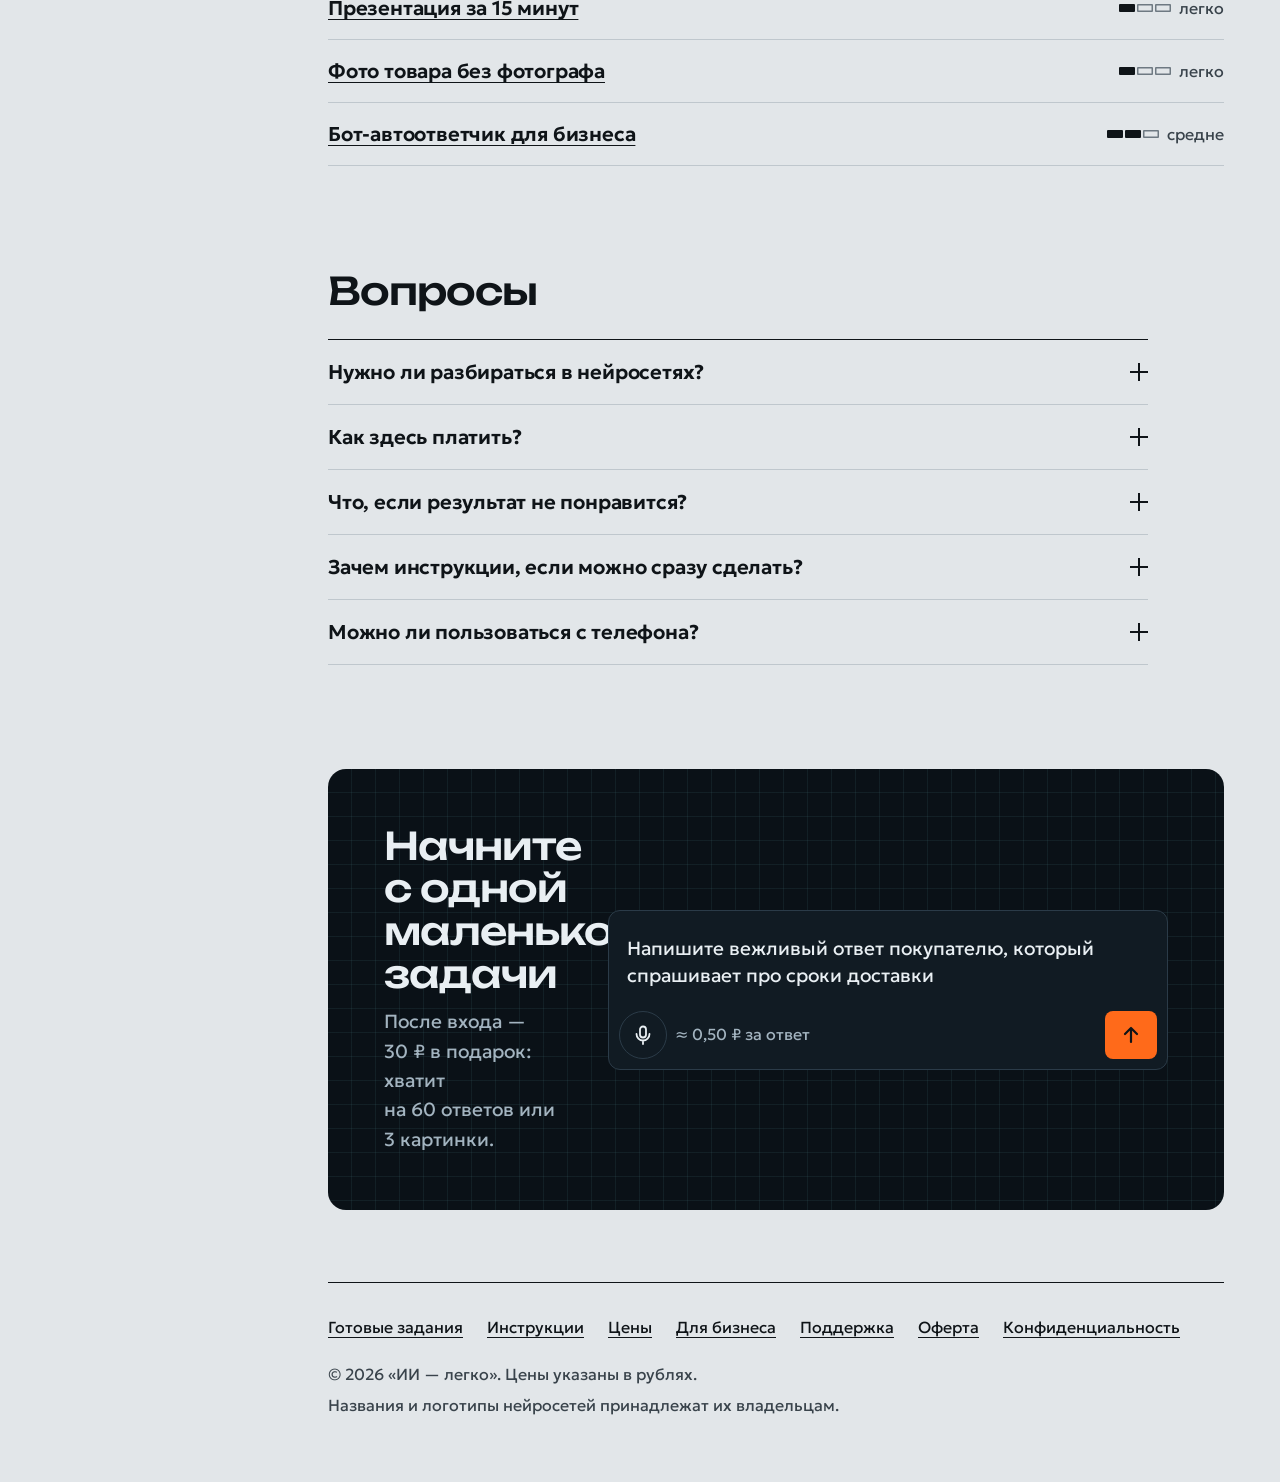
<file: f-future/index.html>
<!doctype html>
<html lang="ru">
<head>
<meta charset="utf-8">
<meta name="viewport" content="width=device-width, initial-scale=1, viewport-fit=cover">
<title>ИИ — легко: нейросети для вашего дела</title>
<meta name="description" content="Попросите нейросеть словами — она сделает: ответ клиенту, фото товара, открытку, ролик. Оплата в рублях за готовую работу, от 0,50 ₽. Пошаговые инструкции.">
<link rel="preload" href="fonts/unbounded-cyrillic-wght-normal.woff2" as="font" type="font/woff2" crossorigin>
<link rel="preload" href="fonts/geologica-cyrillic-wght-normal.woff2" as="font" type="font/woff2" crossorigin>
<link rel="stylesheet" href="style.css">
</head>
<body>
<svg width="0" height="0" style="position:absolute" aria-hidden="true">
  <defs>
    <symbol id="i-home" viewBox="0 0 24 24" fill="none" stroke="currentColor" stroke-width="1.8" stroke-linecap="round" stroke-linejoin="round"><path d="M4 10.5 12 4l8 6.5V20a1 1 0 0 1-1 1h-4.5v-6h-5v6H5a1 1 0 0 1-1-1z"/></symbol>
    <symbol id="i-chat" viewBox="0 0 24 24" fill="none" stroke="currentColor" stroke-width="1.8" stroke-linecap="round" stroke-linejoin="round"><path d="M5 4.5h14a1 1 0 0 1 1 1V16a1 1 0 0 1-1 1h-8.5L6 20.5V17H5a1 1 0 0 1-1-1V5.5a1 1 0 0 1 1-1z"/></symbol>
    <symbol id="i-plus" viewBox="0 0 24 24" fill="none" stroke="currentColor" stroke-width="2.2" stroke-linecap="round"><path d="M12 5v14M5 12h14"/></symbol>
    <symbol id="i-grid" viewBox="0 0 24 24" fill="none" stroke="currentColor" stroke-width="1.8" stroke-linejoin="round"><rect x="4" y="4" width="7" height="7" rx="1.5"/><rect x="13" y="4" width="7" height="7" rx="1.5"/><rect x="4" y="13" width="7" height="7" rx="1.5"/><rect x="13" y="13" width="7" height="7" rx="1.5"/></symbol>
    <symbol id="i-image" viewBox="0 0 24 24" fill="none" stroke="currentColor" stroke-width="1.8" stroke-linecap="round" stroke-linejoin="round"><rect x="3.5" y="5" width="17" height="14" rx="2"/><circle cx="9" cy="10" r="1.6"/><path d="m4 17.5 5-4.5 4 3.5 3-2.5 4.5 3.5"/></symbol>
    <symbol id="i-split" viewBox="0 0 24 24" fill="none" stroke="currentColor" stroke-width="1.8" stroke-linecap="round" stroke-linejoin="round"><rect x="3.5" y="5" width="17" height="14" rx="2"/><path d="M12 3v18"/></symbol>
    <symbol id="i-book" viewBox="0 0 24 24" fill="none" stroke="currentColor" stroke-width="1.8" stroke-linecap="round" stroke-linejoin="round"><path d="M4 5.5c2.5-1 5.5-1 8 .5 2.5-1.5 5.5-1.5 8-.5V19c-2.5-1-5.5-1-8 .5-2.5-1.5-5.5-1.5-8-.5z"/><path d="M12 6v13.5"/></symbol>
    <symbol id="i-cal" viewBox="0 0 24 24" fill="none" stroke="currentColor" stroke-width="1.8" stroke-linecap="round" stroke-linejoin="round"><rect x="4" y="5" width="16" height="15" rx="2"/><path d="M4 10h16M8 3v4M16 3v4"/></symbol>
    <symbol id="i-rub" viewBox="0 0 24 24" fill="none" stroke="currentColor" stroke-width="1.8" stroke-linecap="round" stroke-linejoin="round"><circle cx="12" cy="12" r="8.5"/><path d="M10 7.5h3a2.25 2.25 0 0 1 0 4.5h-3zm0 4.5v5m-1.5-2.5H13"/></symbol>
    <symbol id="i-search" viewBox="0 0 24 24" fill="none" stroke="currentColor" stroke-width="2" stroke-linecap="round"><circle cx="11" cy="11" r="6.5"/><path d="m16 16 4 4"/></symbol>
    <symbol id="i-mic" viewBox="0 0 24 24" fill="none" stroke="currentColor" stroke-width="1.8" stroke-linecap="round"><rect x="9" y="3.5" width="6" height="11" rx="3"/><path d="M5.5 11a6.5 6.5 0 0 0 13 0M12 17.5V21"/></symbol>
    <symbol id="i-send" viewBox="0 0 24 24" fill="none" stroke="currentColor" stroke-width="2.2" stroke-linecap="round" stroke-linejoin="round"><path d="M12 19V5M6 11l6-6 6 6"/></symbol>
    <symbol id="i-left" viewBox="0 0 24 24" fill="none" stroke="currentColor" stroke-width="2" stroke-linecap="round" stroke-linejoin="round"><path d="m14.5 6-6 6 6 6"/></symbol>
    <symbol id="i-right" viewBox="0 0 24 24" fill="none" stroke="currentColor" stroke-width="2" stroke-linecap="round" stroke-linejoin="round"><path d="m9.5 6 6 6-6 6"/></symbol>
    <symbol id="i-play" viewBox="0 0 24 24"><path d="M7 4.5v15l12.5-7.5z" fill="currentColor"/></symbol>
    <symbol id="i-down" viewBox="0 0 24 24" fill="none" stroke="currentColor" stroke-width="2" stroke-linecap="round" stroke-linejoin="round"><path d="M12 4v11m-5-5 5 5 5-5M5 20h14"/></symbol>
    <symbol id="i-lr" viewBox="0 0 24 24" fill="none" stroke="currentColor" stroke-width="2" stroke-linecap="round" stroke-linejoin="round"><path d="m9 7-5 5 5 5M15 7l5 5-5 5"/></symbol>
    <symbol id="i-again" viewBox="0 0 24 24" fill="none" stroke="currentColor" stroke-width="2" stroke-linecap="round" stroke-linejoin="round"><path d="M19.5 12a7.5 7.5 0 1 1-2.2-5.3M19.5 4.5v4h-4"/></symbol>
  </defs>
</svg>

<a class="skip" href="#content">К содержанию</a>

<!-- Компьютер: меню разделов слева -->
<aside class="side screen" aria-label="Разделы">
  <a class="logo" href="index.html"><span class="led" aria-hidden="true"></span>ИИ&nbsp;— легко</a>
  <a class="btn btn-go" href="#demo"><svg class="ico"><use href="#i-plus"/></svg>Создать</a>
  <nav class="snav">
    <a href="index.html" aria-current="page"><svg class="ico"><use href="#i-home"/></svg>Главная</a>
    <a href="#demo"><svg class="ico"><use href="#i-chat"/></svg>Чат с нейросетью</a>
    <a href="#tasks"><svg class="ico"><use href="#i-grid"/></svg>Готовые задания</a>
    <a href="#tools"><svg class="ico"><use href="#i-split"/></svg>Инструменты</a>
    <a href="#learn"><svg class="ico"><use href="#i-book"/></svg>Инструкции</a>
    <a href="#learn"><svg class="ico"><use href="#i-cal"/></svg>Программы</a>
    <a href="#"><svg class="ico"><use href="#i-image"/></svg>Мои работы</a>
    <a href="#prices"><svg class="ico"><use href="#i-rub"/></svg>Цены</a>
  </nav>
  <div class="side-foot">
    <p>После входа — 30&nbsp;₽ в&nbsp;подарок. Хватит на&nbsp;60&nbsp;ответов или 3&nbsp;картинки.</p>
    <a class="btn btn-line btn-sm" href="#">Войти</a>
  </div>
</aside>

<!-- Телефон и планшет: шапка -->
<header class="top">
  <a class="logo" href="index.html"><span class="led" aria-hidden="true"></span>ИИ&nbsp;— легко</a>
  <a class="btn btn-line" href="#">Войти</a>
</header>

<main class="main" id="content">
<div class="wrap">

  <!-- Первый экран: попросите — и сразу результат -->
  <section class="hero" aria-labelledby="h1">
    <div class="hero-text">
      <h1 id="h1">Опишите задачу словами&nbsp;— нейросеть сделает</h1>
      <p class="lead">Ответ клиенту, фото товара, открытка, ролик. Платите рублями только за&nbsp;готовую работу.</p>
    </div>

    <div class="demo screen" id="demo">
      <div class="dstat"><span class="led ice" aria-hidden="true"></span><span class="dlabel">На&nbsp;связи</span><span class="bal">Баланс <b id="bal">150,00&nbsp;₽</b><span class="meter" id="meter" aria-hidden="true"><i class="on"></i><i class="on"></i><i class="on"></i><i class="on"></i><i class="on"></i><i class="on"></i><i class="on"></i><i class="on"></i><i class="on"></i><i class="on"></i></span></span></div>
      <form class="composer" id="composer" onsubmit="return false">
        <div class="ctabs" role="tablist" aria-label="Что сделать">
          <button type="button" role="tab" aria-selected="false" data-mode="text">Написать</button>
          <button type="button" role="tab" aria-selected="true" data-mode="image">Картинка</button>
          <button type="button" role="tab" aria-selected="false" data-mode="video">Видео</button>
          <button type="button" role="tab" aria-selected="false" data-mode="song">Песня</button>
        </div>
        <div class="attach" id="attach" hidden><img src="" alt=""><span>Ваше фото</span></div>
        <div class="cfield" id="cfield">
          <label class="vh" for="ask">Попросите нейросеть</label>
          <textarea id="ask" rows="2" placeholder="Попросите нейросеть"></textarea>
          <div class="ghost" id="ghost" aria-hidden="true"></div>
        </div>
        <div class="crow">
          <button type="button" class="cbtn" aria-label="Сказать голосом"><svg class="ico"><use href="#i-mic"/></svg></button>
          <span class="cprice" id="cprice">≈ 9&nbsp;₽ за&nbsp;картинку</span>
          <button type="submit" class="csend" id="csend" aria-label="Отправить"><svg class="ico"><use href="#i-send"/></svg></button>
        </div>
      </form>
      <div class="thread" id="thread" aria-live="polite">
        <p class="hint">Здесь появится результат</p>
      </div>
    </div>

    <div class="hero-more">
      <div class="hero-act">
        <a class="btn btn-go" href="#">Попробовать — 30&nbsp;₽ в&nbsp;подарок</a>
        <a href="#groups">Выбрать своё дело</a>
      </div>
      <p class="hero-note">А&nbsp;пошаговые инструкции научат делать это самому.</p>
      <ul class="facts">
        <li><b>34</b>вида дел</li>
        <li><b>28</b>готовых заданий</li>
        <li><b>24</b>нейросети</li>
        <li><b><small>от</small>0,50&nbsp;₽</b>за&nbsp;работу</li>
      </ul>
    </div>
  </section>

  <!-- Чем вы занимаетесь -->
  <section class="sec" id="groups" aria-labelledby="h-groups">
    <div class="sec-head">
      <div>
        <h2 class="h2" id="h-groups">Чем вы занимаетесь?</h2>
        <p class="sub">Покажем, что нейросети уже умеют в&nbsp;вашем деле, и&nbsp;сколько это стоит.</p>
      </div>
    </div>
    <div class="search">
      <svg class="ico" aria-hidden="true"><use href="#i-search"/></svg>
      <label class="vh" for="q">Поиск по делам</label>
      <input id="q" type="search" autocomplete="off" placeholder="Например: маникюр, автосервис, торты">
    </div>
    <p class="often">Часто ищут: <a href="nisha.html">автосервис</a>, <a href="#">маникюр</a>, <a href="#">Wildberries</a>, <a href="#">репетитор</a></p>

    <div class="groups" id="glist">
      <a class="group" href="#" style="--c:var(--g-rose)" data-k="красота услуги маникюр парикмахер массаж салон брови ресницы косметолог">
        <div><b>Красота и&nbsp;услуги</b><span>маникюр, парикмахерская, массаж</span></div>
        <img src="../assets/gruppa-uslugi.webp" alt="" loading="lazy" width="960" height="720">
      </a>
      <a class="group" href="#" style="--c:var(--g-butter)" data-k="торговля маркетплейсы ozon wildberries озон вайлдберриз магазин авито продавец селлер">
        <div><b>Торговля и&nbsp;маркетплейсы</b><span>Ozon и&nbsp;Wildberries, магазин, Авито</span></div>
        <img src="../assets/gruppa-torgovlya.webp" alt="" loading="lazy" width="960" height="720">
      </a>
      <a class="group" href="#" style="--c:var(--g-apricot)" data-k="еда кафе выпечка торты пекарня доставка ресторан кондитер">
        <div><b>Еда</b><span>кафе, выпечка на&nbsp;заказ, доставка</span></div>
        <img src="../assets/gruppa-eda.webp" alt="" loading="lazy" width="960" height="720">
      </a>
      <a class="group" href="nisha.html" style="--c:var(--g-steel)" data-k="ремонт стройка авто автосервис шиномонтаж отделка баня дом переезд мастер">
        <div><b>Ремонт, стройка, авто</b><span>автосервис, ремонт квартир, бани</span></div>
        <img src="../assets/gruppa-stroyka.webp" alt="" loading="lazy" width="960" height="720">
      </a>
      <a class="group" href="#" style="--c:var(--g-sage)" data-k="недвижимость риелтор аренда посуточно квартира агент">
        <div><b>Недвижимость</b><span>риелтор, аренда посуточно</span></div>
        <img src="../assets/gruppa-nedvizhimost.webp" alt="" loading="lazy" width="960" height="720">
      </a>
      <a class="group" href="#" style="--c:var(--g-aqua)" data-k="здоровье дети учёба учеба репетитор школа детский центр фитнес тренер психолог">
        <div><b>Здоровье, дети, учёба</b><span>репетитор, детский центр, фитнес</span></div>
        <img src="../assets/gruppa-zdorovie-ucheba.webp" alt="" loading="lazy" width="960" height="720">
      </a>
      <a class="group" href="#" style="--c:var(--g-lilac)" data-k="офис продажи маркетинг письма таблицы презентации бухгалтер менеджер">
        <div><b>Офис, продажи, маркетинг</b><span>письма, таблицы, презентации</span></div>
        <img src="../assets/gruppa-ofis.webp" alt="" loading="lazy" width="960" height="720">
      </a>
      <a class="group" href="#" style="--c:var(--g-mauve)" data-k="для себя семья открытки фото дети поездки праздник день рождения">
        <div><b>Для себя и&nbsp;семьи</b><span>открытки, семейные фото, поездки</span></div>
        <img src="../assets/gruppa-dlya-sebya.webp" alt="" loading="lazy" width="960" height="720">
      </a>
      <p class="nores" id="nores" hidden>Такого дела пока нет в&nbsp;списке. Опишите задачу в&nbsp;<a href="#demo">строке запроса</a> — нейросеть поймёт и&nbsp;так.</p>
    </div>
  </section>

  <!-- Готовые задания -->
  <section class="sec" id="tasks" aria-labelledby="h-tasks">
    <div class="sec-head">
      <div>
        <h2 class="h2" id="h-tasks">Одно фото — готовый результат</h2>
        <p class="sub">Загрузите своё фото и&nbsp;нажмите «Сделать». Запрос для нейросети уже написан, цена видна до&nbsp;запуска.</p>
      </div>
      <div class="rail-ctl">
        <button type="button" data-dir="-1" aria-label="Листать назад"><svg class="ico"><use href="#i-left"/></svg></button>
        <button type="button" data-dir="1" aria-label="Листать вперёд"><svg class="ico"><use href="#i-right"/></svg></button>
      </div>
    </div>
    <div class="filters" role="group" aria-label="Показать задания">
      <button type="button" aria-pressed="true" data-f="all">Все</button>
      <button type="button" aria-pressed="false" data-f="sell">Для продаж</button>
      <button type="button" aria-pressed="false" data-f="photo">Фото и&nbsp;портреты</button>
      <button type="button" aria-pressed="false" data-f="fest">Праздники</button>
      <button type="button" aria-pressed="false" data-f="move">Видео и&nbsp;песни</button>
    </div>
    <div class="rail" id="rail">
      <a class="task" href="#" data-c="sell">
        <div class="ph"><img src="../assets/tovar-na-belom-fone.webp" alt="Красные туфли на белом фоне" loading="lazy"><span class="ex">фото-пример</span></div>
        <h3>Товар на&nbsp;белом фоне</h3>
        <p class="meta"><span>Загрузите фото товара</span><b>9&nbsp;₽</b></p>
      </a>
      <a class="task" href="#" data-c="sell">
        <div class="ph"><img src="../assets/tovar-v-interere.webp" alt="Чашка кофе на деревянном столе" loading="lazy"><span class="ex">фото-пример</span></div>
        <h3>Товар в&nbsp;интерьере</h3>
        <p class="meta"><span>Загрузите фото товара</span><b>9&nbsp;₽</b></p>
      </a>
      <a class="task" href="#" data-c="sell">
        <div class="ph"><img src="../assets/odezhda-na-modeli.webp" alt="Девушка в свитере и шляпе" loading="lazy"><span class="ex">фото-пример</span></div>
        <h3>Одежда на&nbsp;модели</h3>
        <p class="meta"><span>Загрузите фото вещи</span><b>9&nbsp;₽</b></p>
      </a>
      <a class="task" href="#" data-c="sell">
        <div class="ph"><img src="../assets/kartochka-s-preimushchestvami.webp" alt="" loading="lazy"><span class="ex">фото-пример</span>
          <div class="ov-card" aria-hidden="true"><b>Крем для рук</b><span>Без запаха</span><span>Для сухой кожи</span><span>50 мл</span></div>
        </div>
        <h3>Карточка с&nbsp;преимуществами</h3>
        <p class="meta"><span>Фото товара и&nbsp;3&nbsp;слова о&nbsp;нём</span><b>30&nbsp;₽</b></p>
      </a>
      <a class="task" href="#" data-c="sell">
        <div class="ph"><img src="../assets/oblozhka-dlya-youtube.webp" alt="" loading="lazy"><span class="ex">фото-пример</span>
          <p class="ov-cover" aria-hidden="true"><span>Как я начала рисовать после выхода на&nbsp;пенсию</span></p>
        </div>
        <h3>Обложка для видео</h3>
        <p class="meta"><span>Кадр и&nbsp;название ролика</span><b>30&nbsp;₽</b></p>
      </a>
      <a class="task" href="#" data-c="photo">
        <div class="ph"><img src="../assets/delovoj-portret.webp" alt="Мужчина в очках на сером фоне, деловой портрет" loading="lazy"><span class="ex">фото-пример</span></div>
        <h3>Деловой портрет</h3>
        <p class="meta"><span>Ваше обычное фото</span><b>9&nbsp;₽</b></p>
      </a>
      <a class="task" href="#" data-c="photo">
        <div class="ph"><img src="../assets/osennyaya-fotosessiya.webp" alt="Девушка в красном на осенней аллее" loading="lazy"><span class="ex">фото-пример</span></div>
        <h3>Осенняя фотосессия</h3>
        <p class="meta"><span>Ваше фото в&nbsp;полный рост</span><b>9&nbsp;₽</b></p>
      </a>
      <a class="task" href="#" data-c="photo">
        <div class="ph"><img src="../assets/vosstanovit-staroe-foto.webp" alt="Восстановленное семейное фото начала века" loading="lazy"><span class="ex">фото-пример</span></div>
        <h3>Восстановить старое фото</h3>
        <p class="meta"><span>Снимок старой карточки</span><b>9&nbsp;₽</b></p>
      </a>
      <a class="task" href="#" data-c="photo">
        <div class="ph"><img src="../assets/raskrasit-foto.webp" alt="Цветное фото крепости, раскрашенное из чёрно-белого" loading="lazy"><span class="ex">фото-пример</span></div>
        <h3>Раскрасить ч/б&nbsp;фото</h3>
        <p class="meta"><span>Чёрно-белый снимок</span><b>9&nbsp;₽</b></p>
      </a>
      <a class="task" href="#" data-c="fest">
        <div class="ph"><img src="../assets/novogodnyaya-otkrytka.webp" alt="" loading="lazy"><span class="ex">фото-пример</span>
          <p class="ov-greet" aria-hidden="true">С&nbsp;Новым годом, родные!<small>Обнимаем, ждём в&nbsp;гости</small></p>
        </div>
        <h3>Новогодняя открытка</h3>
        <p class="meta"><span>Кому и&nbsp;что пожелать</span><b>30&nbsp;₽</b></p>
      </a>
      <a class="task" href="#" data-c="move">
        <div class="ph"><img src="../assets/ozhivit-foto.webp" alt="" loading="lazy"><span class="ex">фото-пример</span>
          <div class="ov-player" aria-hidden="true"><span class="pl"><svg><use href="#i-play"/></svg></span><span class="tl"><b>Прабабушка улыбается</b><span class="bar"></span></span></div>
        </div>
        <h3>Оживить фото</h3>
        <p class="meta"><span>Фото с&nbsp;лицом</span><b>40&nbsp;₽</b></p>
      </a>
      <a class="task" href="#" data-c="move">
        <div class="ph"><img src="../assets/rolik-po-opisaniyu.webp" alt="" loading="lazy"><span class="ex">фото-пример</span>
          <div class="ov-player" aria-hidden="true"><span class="pl"><svg><use href="#i-play"/></svg></span><span class="tl"><b>Утро в&nbsp;нашей кофейне</b><span class="bar"></span></span></div>
        </div>
        <h3>Ролик по&nbsp;описанию</h3>
        <p class="meta"><span>Пара предложений словами</span><b>70&nbsp;₽</b></p>
      </a>
      <a class="task" href="#" data-c="move fest">
        <div class="ph"><img src="../assets/pesnya-na-den-rozhdeniya.webp" alt="" loading="lazy"><span class="ex">фото-пример</span>
          <div class="ov-player" aria-hidden="true"><span class="pl"><svg><use href="#i-play"/></svg></span><span class="tl"><b>Галине — с&nbsp;днём рождения</b><span class="wave"><i style="height:40%"></i><i style="height:80%"></i><i style="height:55%"></i><i style="height:100%"></i><i style="height:65%"></i><i style="height:35%"></i><i style="height:75%"></i><i style="height:90%"></i><i style="height:45%"></i><i style="height:70%"></i><i style="height:30%"></i><i style="height:60%"></i><i style="height:85%"></i><i style="height:50%"></i></span></span></div>
        </div>
        <h3>Песня на&nbsp;день рождения</h3>
        <p class="meta"><span>Имя и&nbsp;пара фактов</span><b>32&nbsp;₽</b></p>
      </a>
    </div>
  </section>

  <!-- Инструменты было / стало -->
  <section class="sec" id="tools" aria-labelledby="h-tools">
    <div class="plane screen">
      <div class="sec-head">
        <div>
          <h2 class="h2" id="h-tools">Было — стало</h2>
          <p class="sub">Простые инструменты для фото. Потяните ползунок, чтобы сравнить.</p>
        </div>
      </div>
      <div class="tools">
        <div class="tool-list" role="tablist" aria-label="Инструменты">
          <button type="button" role="tab" aria-selected="true" data-t="udalit-fon" data-p="4" data-a="Апельсин на столе" data-b="Апельсин без фона"><b>Удалить фон</b><span>4&nbsp;₽</span><span class="long">Для карточки товара и&nbsp;объявления</span></button>
          <button type="button" role="tab" aria-selected="false" data-t="uluchshit-kachestvo" data-p="4" data-a="Размытый снимок гор" data-b="Чёткий снимок гор"><b>Улучшить качество</b><span>4&nbsp;₽</span><span class="long">Размытое станет чётким</span></button>
          <button type="button" role="tab" aria-selected="false" data-t="vosstanovit-staroe-foto" data-p="9" data-a="Старое фото с заломами" data-b="Восстановленное фото"><b>Восстановить старое фото</b><span>9&nbsp;₽</span><span class="long">Уберёт заломы, пятна и&nbsp;царапины</span></button>
          <button type="button" role="tab" aria-selected="false" data-t="raskrasit-foto" data-p="9" data-a="Чёрно-белое фото крепости" data-b="Цветное фото крепости"><b>Раскрасить фото</b><span>9&nbsp;₽</span><span class="long">Чёрно-белое станет цветным</span></button>
        </div>
        <div class="ba-wrap" id="baWrap">
          <div class="ba" id="ba">
            <img class="before" id="baA" src="../assets/udalit-fon-before.webp" alt="Было: апельсин на столе">
            <img class="after" id="baB" src="../assets/udalit-fon-after.webp" alt="Стало: апельсин без фона">
            <span class="lbl l" aria-hidden="true">Было</span><span class="lbl r" aria-hidden="true">Стало</span>
            <span class="line"></span>
            <input type="range" min="0" max="100" value="50" id="baR" aria-label="Сравнить: было и стало">
            <span class="knob"><svg class="ico"><use href="#i-lr"/></svg></span>
          </div>
          <div class="ruler" aria-hidden="true"></div>
          <div class="tool-act">
            <a class="btn btn-go" href="#" id="baGo">Загрузить своё фото — 4&nbsp;₽</a>
            <p>Не понравится — нажмите «Ещё вариант», он стоит столько же.</p>
          </div>
        </div>
      </div>
    </div>
  </section>

  <!-- Сколько стоит -->
  <section class="sec" id="prices" aria-labelledby="h-prices">
    <div class="sec-head">
      <div>
        <h2 class="h2" id="h-prices">Сколько стоит сделать</h2>
        <p class="sub">Платите за&nbsp;готовую работу, без подписки. Цена видна до&nbsp;запуска.</p>
      </div>
    </div>
    <div class="prices">
      <div>
      <ul class="plist">
        <li><span class="n">Ответ клиенту на&nbsp;отзыв</span><span class="p">0,50&nbsp;₽</span><span class="track" aria-hidden="true"><i style="--v:23.3%"></i></span></li>
        <li><span class="n">Пост для соцсетей</span><span class="p">5,40&nbsp;₽</span><span class="track" aria-hidden="true"><i style="--v:57.7%"></i></span></li>
        <li><span class="n">Удалить фон</span><span class="p">4&nbsp;₽</span><span class="track" aria-hidden="true"><i style="--v:53.4%"></i></span></li>
        <li><span class="n">Фото товара на&nbsp;белом фоне</span><span class="p">9&nbsp;₽</span><span class="track" aria-hidden="true"><i style="--v:65.1%"></i></span></li>
        <li><span class="n">Открытка с&nbsp;надписью</span><span class="p">30&nbsp;₽</span><span class="track" aria-hidden="true"><i style="--v:82.6%"></i></span></li>
        <li><span class="n">Оживить фото — ролик</span><span class="p">40&nbsp;₽</span><span class="track" aria-hidden="true"><i style="--v:86.7%"></i></span></li>
        <li><span class="n">Песня</span><span class="p">32&nbsp;₽</span><span class="track" aria-hidden="true"><i style="--v:83.5%"></i></span></li>
        <li><span class="n">Озвучка текста</span><span class="p">30&nbsp;₽</span><span class="track" aria-hidden="true"><i style="--v:82.6%"></i></span></li>
      </ul>
      <div class="axis" aria-hidden="true"><span style="--x:0%">0,10&nbsp;₽</span><span style="--x:33.33%">1&nbsp;₽</span><span style="--x:66.67%">10&nbsp;₽</span><span style="--x:100%">100&nbsp;₽</span></div>
      <p class="pnote">Шкала сжата: каждое деление — в&nbsp;10&nbsp;раз дороже предыдущего.</p>
      </div>
      <div class="calc screen">
        <h3 id="h-calc">Если пополнить на</h3>
        <div class="seg" role="group" aria-labelledby="h-calc">
          <button type="button" aria-pressed="false" data-s="300">300&nbsp;₽</button>
          <button type="button" aria-pressed="true" data-s="500">500&nbsp;₽</button>
          <button type="button" aria-pressed="false" data-s="1000">1&nbsp;000&nbsp;₽</button>
          <button type="button" aria-pressed="false" data-s="2000">2&nbsp;000&nbsp;₽</button>
        </div>
        <div class="level" id="level" aria-hidden="true"><i class="on"></i><i class="on"></i><i class="on"></i><i class="on"></i><i class="on"></i><i></i><i></i><i></i><i></i><i></i><i></i><i></i><i></i><i></i><i></i><i></i><i></i><i></i><i></i><i></i></div>
        <p class="level-cap" aria-hidden="true"><span>0&nbsp;₽</span><span>1&nbsp;000&nbsp;₽</span><span>2&nbsp;000&nbsp;₽</span></p>
        <p class="calc-lead">хватит примерно на&nbsp;любое из&nbsp;этого:</p>
        <div class="calc-out" aria-live="polite">
          <div><b data-u="0.5">1&nbsp;000</b><span data-w="ответ">ответов</span></div>
          <div><b data-u="9">55</b><span data-w="картинка">картинок</span></div>
          <div><b data-u="32">15</b><span data-w="песня">песен</span></div>
          <div><b data-u="40">12</b><span data-w="ролик">роликов</span></div>
        </div>
        <p class="note">После входа — ещё 30&nbsp;₽ в&nbsp;подарок.</p>
      </div>
    </div>
  </section>

  <!-- Честное сравнение -->
  <section class="sec" aria-labelledby="h-cmp">
    <div class="sec-head">
      <div>
        <h2 class="h2" id="h-cmp">Честно: сколько это стоит у&nbsp;исполнителя</h2>
        <p class="sub">Цены исполнителей — ориентир, у&nbsp;вас в&nbsp;городе может быть иначе.</p>
      </div>
    </div>
    <div class="cmp">
      <div class="cmp-item">
        <h3 class="h3">Фото товара</h3>
        <div class="cmp-row"><span>У&nbsp;исполнителя <strong>от&nbsp;1&nbsp;500&nbsp;₽</strong> за&nbsp;фото</span><div class="cmp-bar" style="width:100%"></div></div>
        <div class="cmp-row"><span>Здесь <strong>9&nbsp;₽</strong></span><div class="cmp-bar here" style="width:.6%"></div></div>
        <div class="axis" aria-hidden="true"><span style="--x:0%">0</span><span style="--x:33.33%">500</span><span style="--x:66.67%">1&nbsp;000</span><span style="--x:100%">1&nbsp;500&nbsp;₽</span></div>
      </div>
      <div class="cmp-item">
        <h3 class="h3">Короткий ролик</h3>
        <div class="cmp-row"><span>У&nbsp;исполнителя <strong>от&nbsp;1&nbsp;500&nbsp;₽</strong></span><div class="cmp-bar" style="width:100%"></div></div>
        <div class="cmp-row"><span>Здесь <strong>от&nbsp;40&nbsp;₽</strong></span><div class="cmp-bar here" style="width:2.7%"></div></div>
        <div class="axis" aria-hidden="true"><span style="--x:0%">0</span><span style="--x:33.33%">500</span><span style="--x:66.67%">1&nbsp;000</span><span style="--x:100%">1&nbsp;500&nbsp;₽</span></div>
      </div>
      <div class="cmp-item">
        <h3 class="h3">Бот-автоответчик</h3>
        <div class="cmp-row"><span>У&nbsp;исполнителя <strong>15–50&nbsp;тыс.&nbsp;₽</strong></span><div class="cmp-bar range" style="width:70%"></div></div>
        <div class="cmp-row"><span>Здесь <strong>пошаговая инструкция</strong>, соберёте сами</span><div class="cmp-bar free"></div></div>
        <div class="axis" style="--div:2" aria-hidden="true"><span style="--x:0%">0</span><span style="--x:50%">25</span><span style="--x:100%">50&nbsp;тыс.&nbsp;₽</span></div>
      </div>
    </div>
  </section>

  <!-- Нейросети -->
  <section class="sec" id="models" aria-labelledby="h-models">
    <div class="sec-head">
      <div>
        <h2 class="h2" id="h-models">Нейросети внутри</h2>
        <p class="sub">Подходящую под задачу выбираем сами. Хотите — выберите вручную.</p>
      </div>
    </div>
    <ul class="logos" aria-label="Компании">
      <li><span class="word">GPT</span>OpenAI</li>
      <li><img src="../assets/anthropic.svg" alt="">Anthropic</li>
      <li><img src="../assets/google.svg" alt="">Google</li>
      <li><img src="../assets/deepseek.svg" alt="">DeepSeek</li>
      <li><img src="../assets/x.svg" alt="">xAI</li>
      <li><img src="../assets/perplexity.svg" alt="">Perplexity</li>
      <li><img src="../assets/bytedance.svg" alt="">ByteDance</li>
      <li><img src="../assets/kuaishou.svg" alt="">Kuaishou</li>
      <li><img src="../assets/minimax.svg" alt="">MiniMax</li>
      <li><img src="../assets/elevenlabs.svg" alt="">ElevenLabs</li>
    </ul>
    <h3 class="h3" style="margin-bottom:6px">Лучшие сейчас</h3>
    <div class="models">
      <div class="model"><span class="mlogo" aria-hidden="true">GPT</span><h3>GPT-6 Luna <small>OpenAI</small></h3><p>Быстрые ответы, письма, посты</p><span class="mp">0,50&nbsp;₽ за&nbsp;сообщение</span></div>
      <div class="model"><span class="mlogo"><img src="../assets/anthropic.svg" alt=""></span><h3>Claude Sonnet 5.5 <small>Anthropic</small></h3><p>Длинные тексты, договоры, разбор документов</p><span class="mp">5,40&nbsp;₽ за&nbsp;сообщение</span></div>
      <div class="model"><span class="mlogo"><img src="../assets/google.svg" alt=""></span><h3>Gemini 3.1 Pro <small>Google</small></h3><p>Таблицы, фото и&nbsp;большие файлы</p><span class="mp">6&nbsp;₽ за&nbsp;сообщение</span></div>
      <div class="model"><span class="mlogo"><img src="../assets/deepseek.svg" alt=""></span><h3>DeepSeek V4.1 <small>DeepSeek</small></h3><p>Недорогие ответы на&nbsp;каждый день</p><span class="mp">0,80&nbsp;₽ за&nbsp;сообщение</span></div>
      <div class="model"><span class="mlogo"><img src="../assets/google.svg" alt=""></span><h3>Nano Banana 2.1 <small>Google</small></h3><p>Картинки и&nbsp;правка фото</p><span class="mp">9&nbsp;₽ за&nbsp;картинку</span></div>
      <div class="model"><span class="mlogo"><img src="../assets/kuaishou.svg" alt=""></span><h3>Kling 2.5 <small>Kuaishou</small></h3><p>Ролики по&nbsp;описанию и&nbsp;по&nbsp;фото</p><span class="mp">70&nbsp;₽ за&nbsp;ролик</span></div>
    </div>
  </section>

  <!-- Научиться самому -->
  <section class="sec" id="learn" aria-labelledby="h-learn">
    <div class="sec-head">
      <div>
        <h2 class="h2" id="h-learn">Научиться самому</h2>
        <p class="sub">Пошаговые инструкции и&nbsp;программы — по&nbsp;одному занятию в&nbsp;день.</p>
      </div>
    </div>
    <div class="progs">
      <div class="prog" style="--c:var(--g-mauve)">
        <div><h3 class="h3"><a href="#">Рилс каждый день</a></h3><p>Снимать не нужно: ролики для соцсетей из&nbsp;фото и&nbsp;текста.</p></div>
        <div class="days" aria-hidden="true"><i></i><i></i><i></i><i></i><i></i><i></i><i></i><i></i><i></i><i></i><i></i><i></i><i></i><i></i></div>
        <p class="days-cap">14&nbsp;дней</p>
      </div>
      <div class="prog" style="--c:var(--g-rose)">
        <div><h3 class="h3"><a href="#">Нейрофото</a></h3><p>Портреты, фотосессии и&nbsp;открытки из&nbsp;ваших снимков.</p></div>
        <div class="days" aria-hidden="true"><i></i><i></i><i></i><i></i><i></i><i></i><i></i><i class="off"></i><i class="off"></i><i class="off"></i><i class="off"></i><i class="off"></i><i class="off"></i><i class="off"></i></div>
        <p class="days-cap">7&nbsp;дней</p>
      </div>
      <div class="prog" style="--c:var(--g-butter)">
        <div><h3 class="h3"><a href="#">Нейросети для селлера</a></h3><p>Фото, карточки и&nbsp;ответы покупателям на&nbsp;Ozon и&nbsp;Wildberries.</p></div>
        <div class="days" aria-hidden="true"><i></i><i></i><i></i><i></i><i></i><i></i><i></i><i></i><i></i><i></i><i class="off"></i><i class="off"></i><i class="off"></i><i class="off"></i></div>
        <p class="days-cap">10&nbsp;дней</p>
      </div>
    </div>
    <ul class="instr">
      <li><a href="#">Презентация за&nbsp;15&nbsp;минут</a><span class="lvl" data-l="1"><i><s></s><s></s><s></s></i>легко</span></li>
      <li><a href="#">Фото товара без фотографа</a><span class="lvl" data-l="1"><i><s></s><s></s><s></s></i>легко</span></li>
      <li><a href="#">Бот-автоответчик для бизнеса</a><span class="lvl" data-l="2"><i><s></s><s></s><s></s></i>средне</span></li>
    </ul>
  </section>

  <!-- Вопросы -->
  <section class="sec" aria-labelledby="h-faq">
    <div class="sec-head"><div><h2 class="h2" id="h-faq">Вопросы</h2></div></div>
    <div class="faq">
      <details><summary>Нужно ли разбираться в&nbsp;нейросетях?</summary><p>Нет. Выберите готовое задание или напишите задачу своими словами, как написали&nbsp;бы знакомому. Подходящую нейросеть мы подберём сами.</p></details>
      <details><summary>Как здесь платить?</summary><p>Пополняете баланс в&nbsp;рублях с&nbsp;карты, а&nbsp;за&nbsp;каждую работу списывается её цена. Цену видно на&nbsp;кнопке до&nbsp;запуска. Подписка не&nbsp;нужна.</p></details>
      <details><summary>Что, если результат не&nbsp;понравится?</summary><p>Нажмите «Ещё вариант» — нейросеть сделает заново. Каждый вариант стоит столько&nbsp;же, сколько первый, цена на&nbsp;кнопке.</p></details>
      <details><summary>Зачем инструкции, если можно сразу сделать?</summary><p>Готовые задания — для быстрых дел. Инструкции&nbsp;нужны, когда хочется разобраться: например, собрать своего бота-автоответчика вместо заказа у&nbsp;исполнителя.</p></details>
      <details><summary>Можно ли пользоваться с&nbsp;телефона?</summary><p>Да. Всё работает в&nbsp;браузере телефона, ничего устанавливать не&nbsp;нужно. Фото загружаются прямо из&nbsp;галереи.</p></details>
    </div>
  </section>

  <!-- Финал -->
  <section class="final screen" aria-labelledby="h-final">
    <div>
      <h2 class="h2" id="h-final">Начните с&nbsp;одной маленькой задачи</h2>
      <p class="sub">После входа — 30&nbsp;₽ в&nbsp;подарок: хватит на&nbsp;60&nbsp;ответов или 3&nbsp;картинки.</p>
    </div>
    <form class="composer" onsubmit="return false">
      <div class="cfield">
        <label class="vh" for="ask2">Попросите нейросеть</label>
        <textarea id="ask2" rows="2">Напишите вежливый ответ покупателю, который спрашивает про сроки доставки</textarea>
      </div>
      <div class="crow">
        <button type="button" class="cbtn" aria-label="Сказать голосом"><svg class="ico"><use href="#i-mic"/></svg></button>
        <span class="cprice">≈ 0,50&nbsp;₽ за&nbsp;ответ</span>
        <button type="submit" class="csend" aria-label="Отправить"><svg class="ico"><use href="#i-send"/></svg></button>
      </div>
    </form>
  </section>

  <footer class="foot">
    <nav aria-label="Подвал">
      <a href="#tasks">Готовые задания</a><a href="#learn">Инструкции</a><a href="#prices">Цены</a><a href="#">Для бизнеса</a><a href="#">Поддержка</a><a href="#">Оферта</a><a href="#">Конфиденциальность</a>
    </nav>
    <div>
      <p>© 2026 «ИИ — легко». Цены указаны в&nbsp;рублях.</p>
      <p>Названия и&nbsp;логотипы нейросетей принадлежат их владельцам.</p>
    </div>
  </footer>

</div>
</main>

<!-- Телефон: нижняя панель -->
<nav class="tabbar" aria-label="Разделы">
  <a href="index.html" aria-current="page"><svg class="ico"><use href="#i-home"/></svg>Главная</a>
  <a href="#demo"><svg class="ico"><use href="#i-chat"/></svg>Чат</a>
  <a class="create" href="#demo"><svg class="ico"><use href="#i-plus"/></svg>Создать</a>
  <a href="#tasks"><svg class="ico"><use href="#i-grid"/></svg>Задания</a>
  <a href="#"><svg class="ico"><use href="#i-image"/></svg>Работы</a>
</nav>

<script>
(() => {
  const reduce = matchMedia('(prefers-reduced-motion: reduce)').matches;
  const $ = (s, r = document) => r.querySelector(s);
  const $$ = (s, r = document) => [...r.querySelectorAll(s)];

  /* ---------- Демо: печатающийся запрос → результат ---------- */
  const S = {
    image: {
      price: '≈ 9 ₽ за картинку',
      thumb: '../assets/udalit-fon-before.webp',
      ask: 'Поставьте этот мандарин на белый фон для карточки товара',
      work: 'Делаю картинку…', model: 'Nano Banana 2.1', cost: 9,
      result: { img: '../assets/udalit-fon.webp', alt: 'Готово: мандарин на белом фоне' },
      done: 'Готово. Списано\u00a09 ₽'
    },
    text: {
      price: '≈ 0,50 ₽ за ответ',
      ask: 'Напишите вежливый ответ на отзыв: «Долго ждала заказ, но торт очень вкусный»',
      work: 'Пишу ответ…', model: 'GPT-6 Luna', cost: .5,
      result: { text: 'Спасибо, что дождались и оценили торт! Простите за задержку: в выходные было много заказов. В следующий раз заранее скажем точный срок. Ждём вас снова!' },
      done: 'Готово. Списано\u00a00,50 ₽'
    },
    video: {
      price: '≈ 40 ₽ за ролик',
      thumb: '../assets/ozhivit-foto.webp',
      ask: 'Оживите это фото: пусть прабабушка улыбнётся',
      work: 'Делаю ролик…', model: 'Kling 2.5', cost: 40,
      result: { img: '../assets/ozhivit-foto.webp', alt: 'Готово: ролик из старого фото', play: 'Прабабушка улыбается' },
      done: 'Готово. Списано\u00a040 ₽'
    },
    song: {
      price: '≈ 32 ₽ за песню',
      ask: 'Песня на день рождения для мамы Галины: любит дачу и внуков',
      work: 'Сочиняю песню…', model: '', cost: 32,
      result: { img: '../assets/pesnya-na-den-rozhdeniya.webp', alt: 'Готово: песня на день рождения', song: 'Галине — с днём рождения' },
      done: 'Готово. Списано\u00a032 ₽'
    }
  };
  const thread = $('#thread'), ask = $('#ask'), ghost = $('#ghost'), field = $('#cfield'), send = $('#csend'), price = $('#cprice');
  let run = 0;
  const wait = (ms) => new Promise(r => setTimeout(r, ms));
  const esc = (t) => t.replace(/[&<>]/g, c => ({ '&': '&amp;', '<': '&lt;', '>': '&gt;' }[c]));

  const attach = $('#attach');
  function setAttach(s) {
    attach.hidden = !s.thumb;
    if (s.thumb) { attach.querySelector('img').src = s.thumb; }
  }
  function botMsg(s, develop) {
    const d = document.createElement('div');
    d.className = 'msg-b';
    const r = s.result;
    let body = '';
    if (r.text) body = `<div class="bubble${develop ? ' scan' : ''}"><span>${r.text}</span>${develop ? '<i class="laser"></i>' : ''}</div>`;
    else {
      let ov = '';
      if (r.play) ov = `<div class="ov-player"><span class="pl"><svg><use href="#i-play"/></svg></span><span class="tl"><b>${r.play}</b><span class="bar"></span></span></div>`;
      if (r.song) ov = `<div class="ov-player"><span class="pl"><svg><use href="#i-play"/></svg></span><span class="tl"><b>${r.song}</b><span class="wave">${[40,80,55,100,65,35,75,90,45,70,30,60,85,50].map(h => `<i style="height:${h}%"></i>`).join('')}</span></span></div>`;
      body = `<div class="res${develop ? ' scan' : ''}"><img src="${r.img}" alt="${r.alt}">${develop ? '<i class="lines"></i><i class="laser"></i>' : ''}${ov}</div>`;
    }
    d.innerHTML = body + `<div class="done"><p><span class="led ice" aria-hidden="true"></span>${s.done}</p><div><button type="button" class="chip-btn"><svg class="ico"><use href="#i-down"/></svg>Скачать</button><button type="button" class="chip-btn"><svg class="ico"><use href="#i-again"/></svg>Ещё вариант</button></div></div>`;
    return d;
  }
  /* Баланс в строке состояния: показание и шкала из 10 делений */
  const START = 150, bal = $('#bal'), meter = $$('#meter i');
  const money = (n) => n.toLocaleString('ru-RU', { minimumFractionDigits: 2, maximumFractionDigits: 2 }).replace(/\s/g, '\u00a0') + '\u00a0₽';
  function setBalance(n) {
    bal.textContent = money(n);
    const on = Math.round(n / START * 10);
    meter.forEach((m, i) => m.classList.toggle('on', i < on));
  }
  function finalState(mode) {
    const s = S[mode];
    setBalance(START - s.cost);
    setAttach(s);
    field.classList.remove('typing');
    ask.value = s.ask;
    thread.replaceChildren(botMsg(s, false));
    price.textContent = s.price;
  }
  async function play(mode, speed) {
    const my = ++run, s = S[mode];
    price.textContent = s.price;
    if (reduce) return finalState(mode);
    thread.innerHTML = '<p class="hint">Здесь появится результат</p>';
    setAttach(s);
    field.classList.add('typing'); ask.value = ''; ghost.textContent = '';
    for (let i = 1; i <= s.ask.length; i++) {
      if (my !== run) return;
      ghost.textContent = s.ask.slice(0, i);
      await wait(speed + (s.ask[i - 1] === ' ' ? speed : 0));
    }
    await wait(450); if (my !== run) return;
    send.classList.add('press'); await wait(160); send.classList.remove('press');
    field.classList.remove('typing'); ask.value = s.ask; ghost.textContent = '';
    setBalance(START);
    // Сборка: кольцо прогресса с показанием в процентах
    const w = document.createElement('div');
    w.className = 'working';
    w.innerHTML = `<div class="ring"><svg viewBox="0 0 76 76" aria-hidden="true"><circle class="tks" cx="38" cy="38" r="32"/><circle class="trk" cx="38" cy="38" r="32"/><circle class="val" cx="38" cy="38" r="32"/></svg><b>0&nbsp;%</b></div><div>${s.work}${s.model ? `<small>Нейросеть: ${s.model}</small>` : ''}</div>`;
    thread.replaceChildren(w);
    const arc = w.querySelector('.val'), pct = w.querySelector('.ring b'), C = 201.06, T = 1500, t0 = performance.now();
    await new Promise(done => {
      const tick = (t) => {
        if (my !== run) return done();
        const k = Math.min(1, (t - t0) / T), e = 1 - Math.pow(1 - k, 2.2);
        arc.style.strokeDashoffset = (C * (1 - e)).toFixed(2);
        pct.textContent = Math.round(e * 100) + '\u00a0%';
        k < 1 ? requestAnimationFrame(tick) : done();
      };
      requestAnimationFrame(tick);
    });
    await wait(180); if (my !== run) return;
    // Проявление результата по строкам за лазерной линией
    w.replaceWith(botMsg(s, true));
    await wait(1250); if (my !== run) return;
    setBalance(START - s.cost);
  }
  $$('.ctabs button').forEach(b => b.addEventListener('click', () => {
    $$('.ctabs button').forEach(x => x.setAttribute('aria-selected', x === b));
    play(b.dataset.mode, 22);
  }));
  ask.addEventListener('focus', () => { if (field.classList.contains('typing')) { run++; field.classList.remove('typing'); ask.value = ghost.textContent; } });
  // Запускаем один раз, когда демо видно
  const io = new IntersectionObserver((es) => { if (es[0].isIntersecting) { io.disconnect(); setTimeout(() => play('image', 42), 500); } }, { threshold: .2 });
  io.observe($('#demo'));

  /* ---------- Поиск по группам ---------- */
  const q = $('#q'), groups = $$('.group'), nores = $('#nores');
  q.addEventListener('input', () => {
    const v = q.value.trim().toLowerCase().replace(/ё/g, 'е');
    let n = 0;
    groups.forEach(g => {
      const hay = (g.textContent + ' ' + g.dataset.k).toLowerCase().replace(/ё/g, 'е');
      const ok = !v || v.split(/\s+/).every(w => hay.includes(w));
      g.hidden = !ok; if (ok) n++;
    });
    nores.hidden = n > 0;
  });

  /* ---------- Задания: фильтр и листание ---------- */
  const rail = $('#rail');
  $$('.filters button').forEach(b => b.addEventListener('click', () => {
    $$('.filters button').forEach(x => x.setAttribute('aria-pressed', x === b));
    const f = b.dataset.f;
    $$('.task', rail).forEach(t => t.hidden = f !== 'all' && !t.dataset.c.split(' ').includes(f));
    rail.scrollTo({ left: 0 });
  }));
  $$('.rail-ctl button').forEach(b => b.addEventListener('click', () => {
    rail.scrollBy({ left: +b.dataset.dir * rail.clientWidth * .8, behavior: reduce ? 'auto' : 'smooth' });
  }));

  /* ---------- Было / стало ---------- */
  const ba = $('#baWrap'), range = $('#baR');
  range.addEventListener('input', () => ba.style.setProperty('--pos', range.value + '%'));
  $$('.tool-list button').forEach(b => b.addEventListener('click', () => {
    $$('.tool-list button').forEach(x => x.setAttribute('aria-selected', x === b));
    const t = b.dataset.t;
    $('#baA').src = `../assets/${t}-before.webp`; $('#baA').alt = 'Было: ' + b.dataset.a.toLowerCase();
    $('#baB').src = `../assets/${t}-after.webp`; $('#baB').alt = 'Стало: ' + b.dataset.b.toLowerCase();
    $('#baGo').textContent = `Загрузить своё фото — ${b.dataset.p} ₽`;
    range.value = 50; ba.style.setProperty('--pos', '50%');
  }));

  /* ---------- Калькулятор ---------- */
  const forms = {
    'ответ': ['ответ', 'ответа', 'ответов'], 'картинка': ['картинка', 'картинки', 'картинок'],
    'песня': ['песня', 'песни', 'песен'], 'ролик': ['ролик', 'ролика', 'роликов']
  };
  const plural = (n, f) => { const a = n % 10, b = n % 100; return f[a === 1 && b !== 11 ? 0 : a >= 2 && a <= 4 && (b < 12 || b > 14) ? 1 : 2]; };
  const fmt = (n) => n.toLocaleString('ru-RU').replace(/\s/g, ' ');
  $$('.seg button').forEach(b => b.addEventListener('click', () => {
    $$('.seg button').forEach(x => x.setAttribute('aria-pressed', x === b));
    const sum = +b.dataset.s;
    $$('#level i').forEach((m, i) => m.classList.toggle('on', i < Math.round(sum / 100)));
    $$('.calc-out div').forEach(d => {
      const n = Math.floor(sum / +d.querySelector('b').dataset.u);
      d.querySelector('b').textContent = fmt(n);
      const sp = d.querySelector('span'); sp.textContent = plural(n, forms[sp.dataset.w]);
    });
  }));
})();
</script>
</body>
</html>
</file>
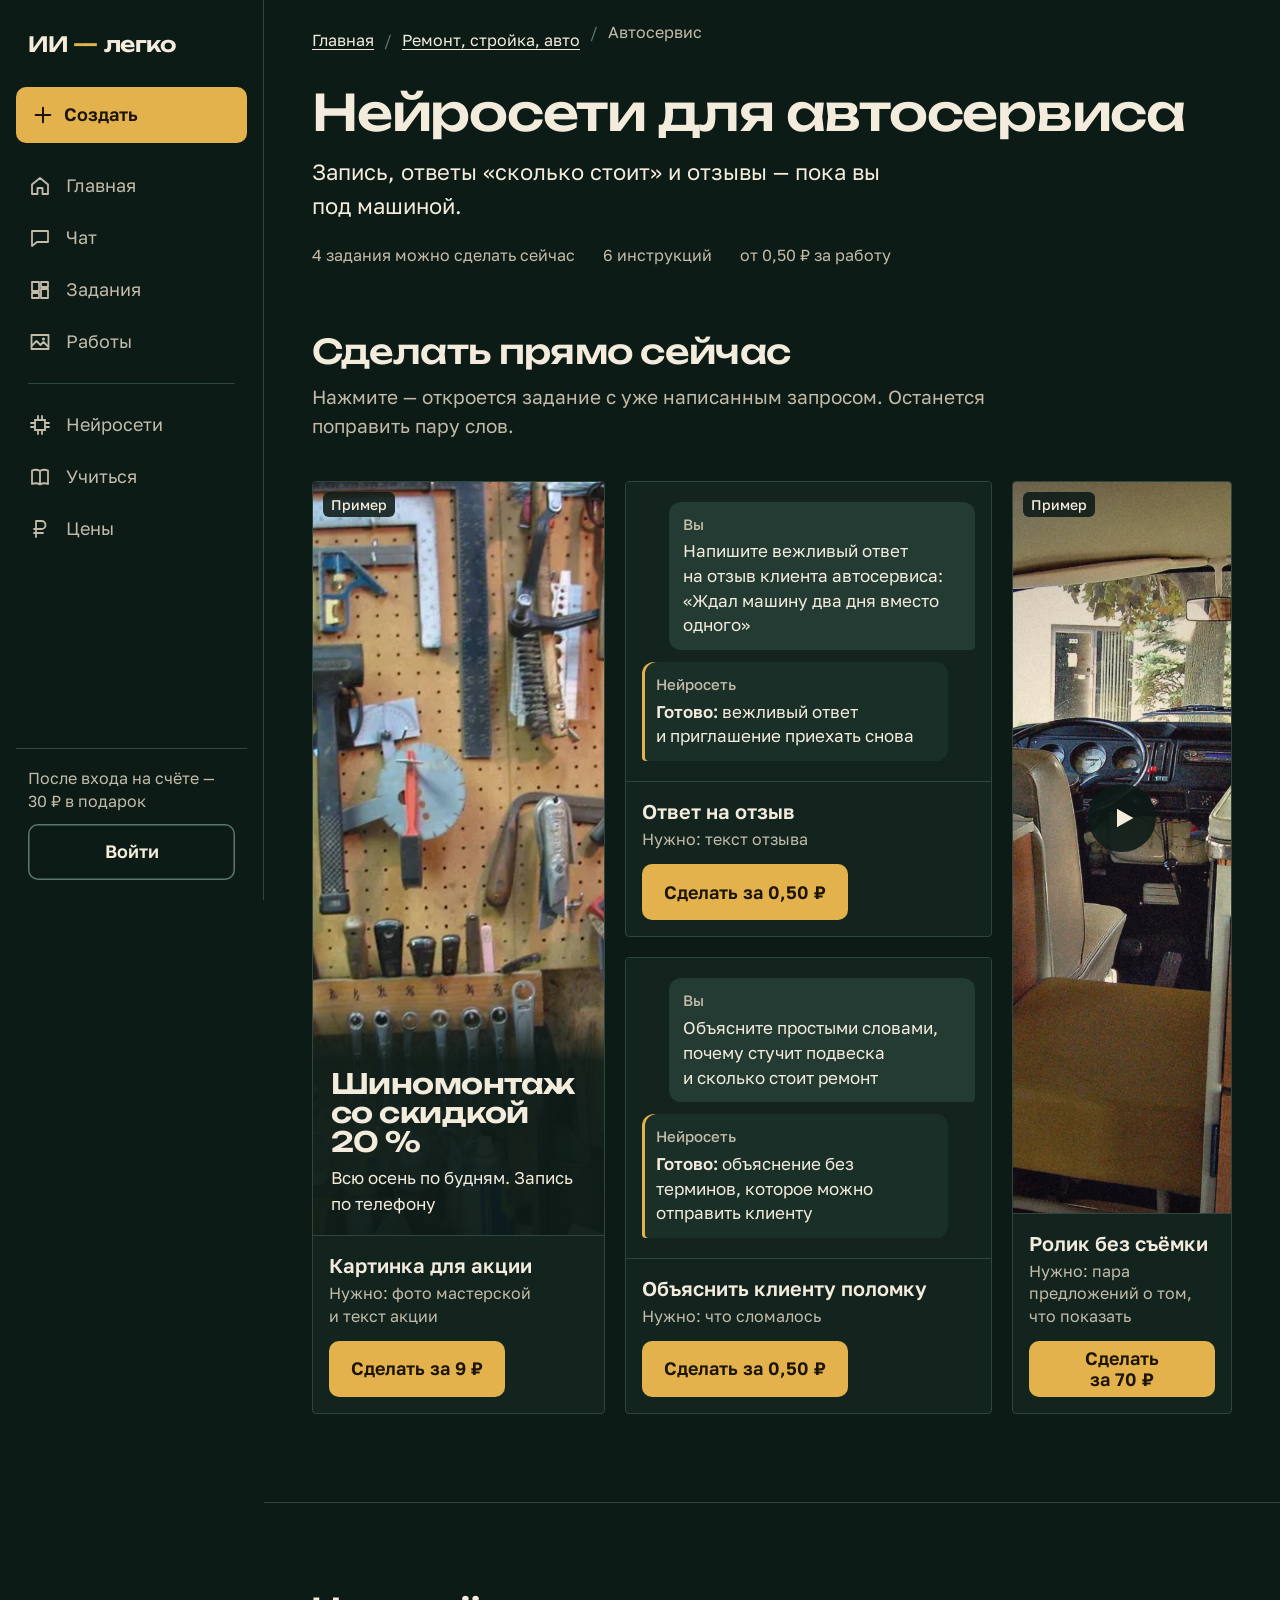
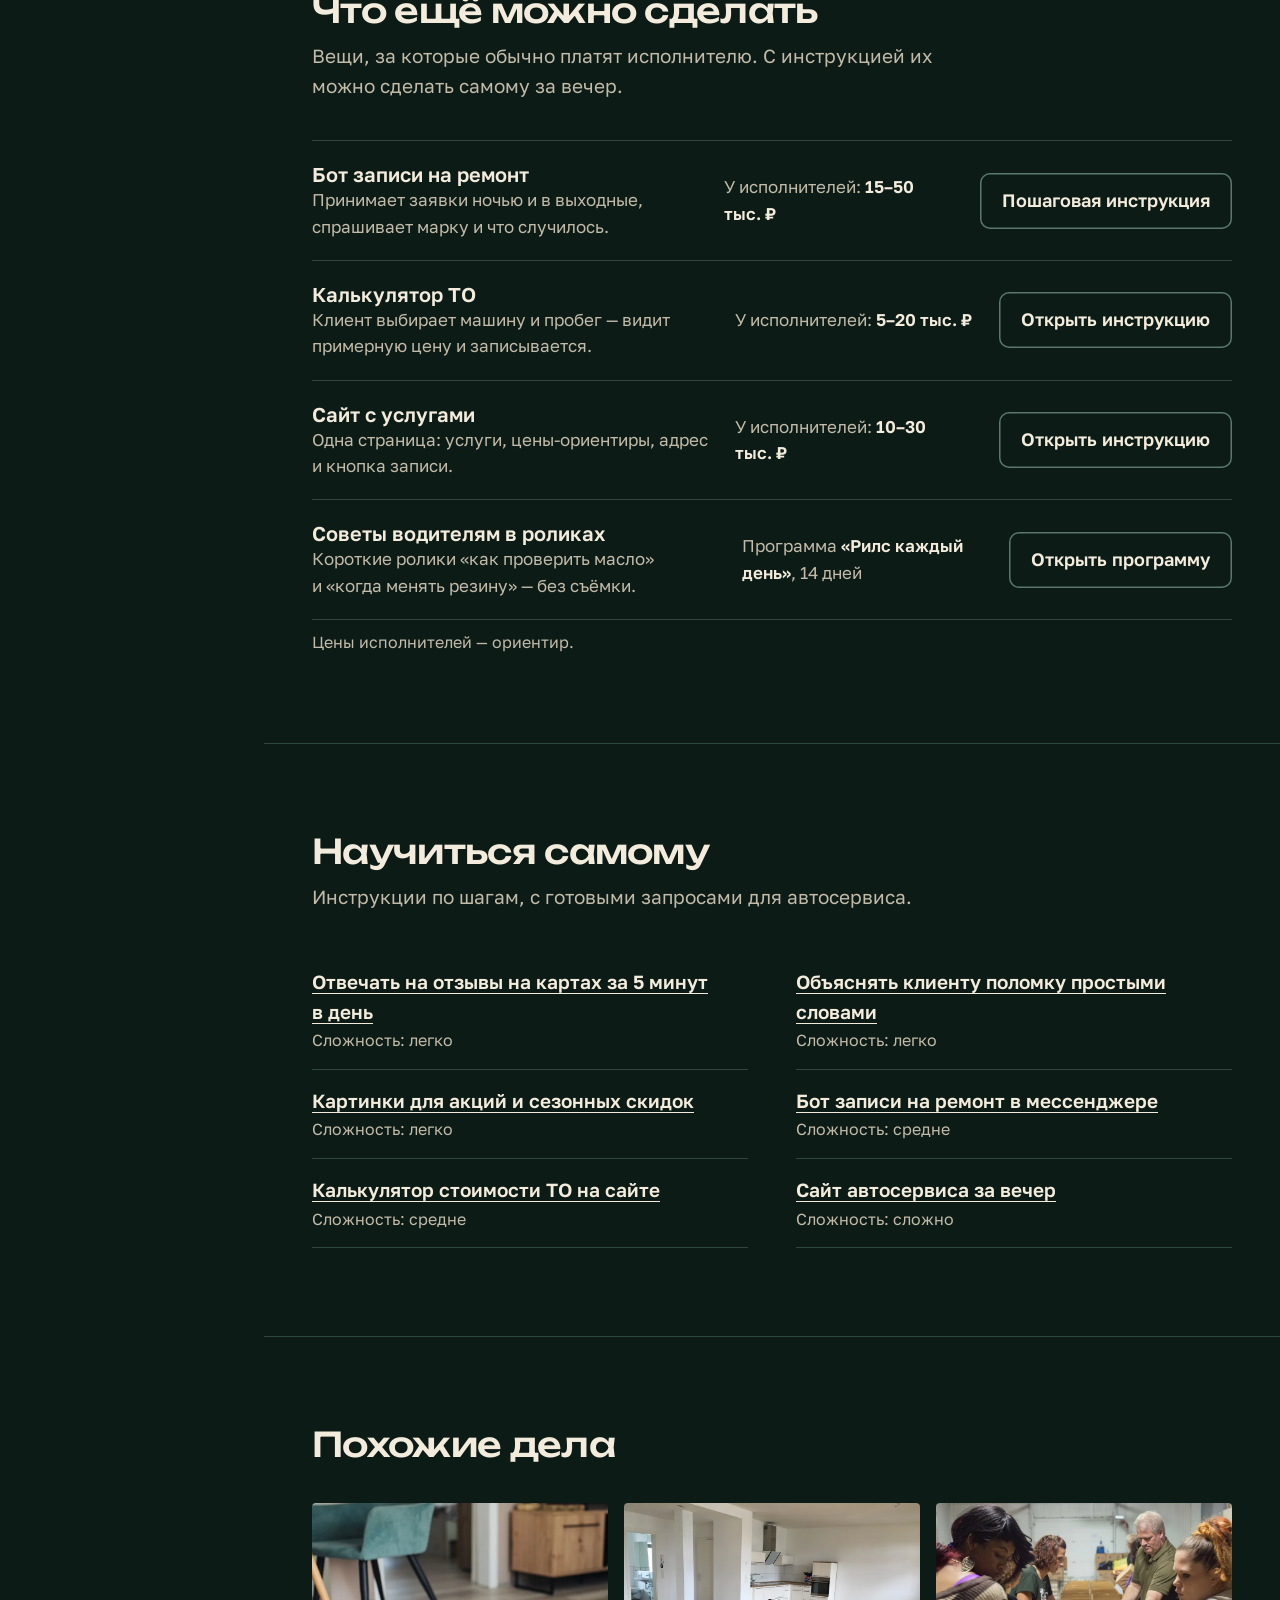
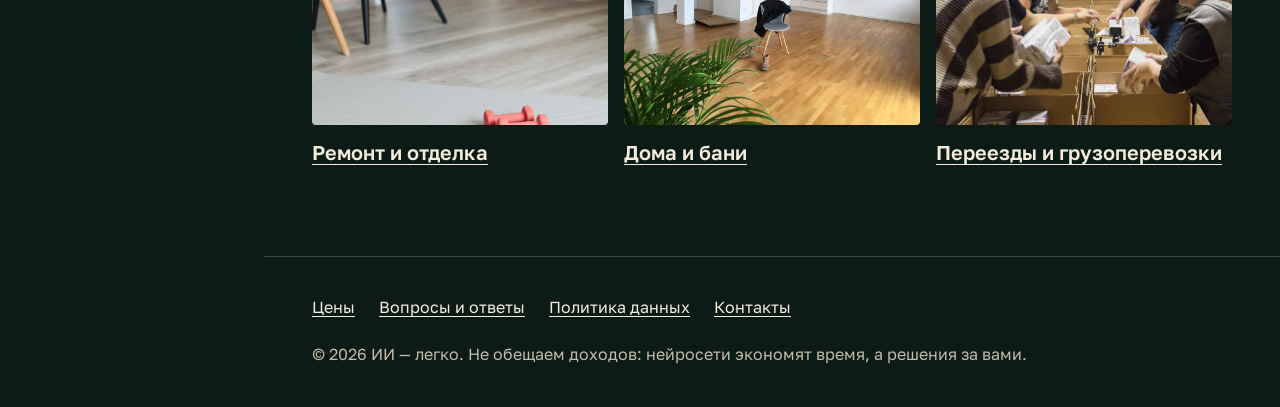
<file: a-gallery/nisha.html>
<!doctype html>
<html lang="ru">
<head>
<meta charset="utf-8">
<meta name="viewport" content="width=device-width, initial-scale=1">
<title>Нейросети для автосервиса — ИИ — легко</title>
<meta name="description" content="Запись, ответы «сколько стоит» и отзывы — пока вы под машиной. Готовые задания от 0,50 ₽ и инструкции.">
<link rel="preload" href="fonts/unbounded-cyrillic-wght-normal.woff2" as="font" type="font/woff2" crossorigin>
<link rel="preload" href="fonts/golos-text-cyrillic-wght-normal.woff2" as="font" type="font/woff2" crossorigin>
<link rel="stylesheet" href="style.css">
</head>
<body>
<svg width="0" height="0" style="position:absolute" aria-hidden="true">
  <symbol id="i-home" viewBox="0 0 24 24"><path d="M4 10.5 12 4l8 6.5V20h-5.5v-6h-5v6H4z" fill="none" stroke="currentColor" stroke-width="1.8" stroke-linejoin="round"/></symbol>
  <symbol id="i-chat" viewBox="0 0 24 24"><path d="M4 5h16v11H9l-5 4z" fill="none" stroke="currentColor" stroke-width="1.8" stroke-linejoin="round"/></symbol>
  <symbol id="i-plus" viewBox="0 0 24 24"><path d="M12 4v16M4 12h16" stroke="currentColor" stroke-width="2.2" stroke-linecap="round"/></symbol>
  <symbol id="i-tasks" viewBox="0 0 24 24"><path d="M4 4h7v9H4zM13 4h7v5h-7zM13 11h7v9h-7zM4 15h7v5H4z" fill="none" stroke="currentColor" stroke-width="1.8" stroke-linejoin="round"/></symbol>
  <symbol id="i-works" viewBox="0 0 24 24"><path d="M3.5 5h17v14h-17z" fill="none" stroke="currentColor" stroke-width="1.8" stroke-linejoin="round"/><path d="m3.5 16 5-5 4 4 3-3 5 5" fill="none" stroke="currentColor" stroke-width="1.8" stroke-linejoin="round"/><circle cx="15.5" cy="9" r="1.6" fill="currentColor"/></symbol>
  <symbol id="i-chip" viewBox="0 0 24 24"><path d="M7 7h10v10H7z" fill="none" stroke="currentColor" stroke-width="1.8"/><path d="M10 3v4M14 3v4M10 17v4M14 17v4M3 10h4M3 14h4M17 10h4M17 14h4" stroke="currentColor" stroke-width="1.8" stroke-linecap="round"/></symbol>
  <symbol id="i-book" viewBox="0 0 24 24"><path d="M4 5.5C6.5 4.5 9.5 4.5 12 6c2.5-1.5 5.5-1.5 8-.5V19c-2.5-1-5.5-1-8 .5-2.5-1.5-5.5-1.5-8-.5z M12 6v13.5" fill="none" stroke="currentColor" stroke-width="1.8" stroke-linejoin="round"/></symbol>
  <symbol id="i-rub" viewBox="0 0 24 24"><path d="M8 20V4h5.5a4 4 0 0 1 0 8H6M6 16h9" fill="none" stroke="currentColor" stroke-width="1.8" stroke-linecap="round" stroke-linejoin="round"/></symbol>
  <symbol id="i-play" viewBox="0 0 24 24"><path d="M6 4l14 8-14 8z" fill="currentColor"/></symbol>
</svg>

<a class="skip" href="#content">Перейти к содержанию</a>

<div class="shell">
  <aside class="rail" aria-label="Разделы">
    <a class="brand" href="index.html">ИИ<span class="brand__dash">—</span>легко</a>
    <a class="btn btn--brass rail__create" href="index.html#ask"><svg aria-hidden="true"><use href="#i-plus"/></svg>Создать</a>
    <nav class="rail__nav" aria-label="Кабинет">
      <a href="index.html"><svg aria-hidden="true"><use href="#i-home"/></svg>Главная</a>
      <a href="index.html#ask"><svg aria-hidden="true"><use href="#i-chat"/></svg>Чат</a>
      <a href="index.html#zadaniya"><svg aria-hidden="true"><use href="#i-tasks"/></svg>Задания</a>
      <a href="#"><svg aria-hidden="true"><use href="#i-works"/></svg>Работы</a>
      <div class="rail__sep" role="presentation"></div>
      <a href="index.html#neiroseti"><svg aria-hidden="true"><use href="#i-chip"/></svg>Нейросети</a>
      <a href="index.html#uchitsya"><svg aria-hidden="true"><use href="#i-book"/></svg>Учиться</a>
      <a href="index.html#ceny"><svg aria-hidden="true"><use href="#i-rub"/></svg>Цены</a>
    </nav>
    <div class="rail__foot">
      <p class="rail__gift">После входа на&nbsp;счёте&nbsp;— 30&nbsp;₽ в&nbsp;подарок</p>
      <a class="btn btn--line" href="#">Войти</a>
    </div>
  </aside>

  <div>
    <header class="topbar">
      <a class="brand" href="index.html">ИИ<span class="brand__dash">—</span>легко</a>
      <a class="btn btn--line topbar__login" href="#">Войти</a>
    </header>

    <main class="main" id="content">
      <div class="wrap">
        <nav class="crumbs" aria-label="Вы здесь">
          <ol>
            <li><a href="index.html">Главная</a></li>
            <li><a href="index.html#h-delo">Ремонт, стройка, авто</a></li>
            <li aria-current="page">Автосервис</li>
          </ol>
        </nav>
        <header class="niche-hero">
          <h1 class="h1">Нейросети для&nbsp;автосервиса</h1>
          <p class="lead">Запись, ответы «сколько стоит» и&nbsp;отзывы&nbsp;— пока вы под машиной.</p>
          <p class="niche-facts"><span>4 задания можно сделать сейчас</span><span>6 инструкций</span><span>от&nbsp;0,50&nbsp;₽ за&nbsp;работу</span></p>
        </header>
      </div>

      <!-- Сделать сейчас -->
      <section class="section section--flush" aria-labelledby="h-now">
        <div class="wrap">
          <div class="section__head">
            <h2 class="h2" id="h-now">Сделать прямо сейчас</h2>
            <p class="lead">Нажмите&nbsp;— откроется задание с&nbsp;уже написанным запросом. Останется поправить пару слов.</p>
          </div>
          <div class="now">
            <article class="job job--big job--a">
              <div class="job__view">
                <img src="../assets/gruppa-stroyka.webp" alt="Стена мастерской с инструментами" loading="lazy" width="960" height="720">
                <span class="work__tag" style="position:absolute">Пример</span>
                <div class="poster" aria-hidden="true">
                  <p class="poster__big">Шиномонтаж со&nbsp;скидкой 20&nbsp;%</p>
                  <p class="poster__small">Всю осень по&nbsp;будням. Запись по&nbsp;телефону</p>
                </div>
              </div>
              <div class="job__plaque">
                <h3 class="job__title">Картинка для акции</h3>
                <p class="job__need">Нужно: фото мастерской и&nbsp;текст акции</p>
                <a class="btn btn--brass" href="#">Сделать за&nbsp;9&nbsp;₽</a>
              </div>
            </article>

            <article class="job job--b">
              <div class="job__view chat" aria-label="Пример переписки">
                <p class="chat__msg chat__msg--me"><span class="chat__who">Вы</span>Напишите вежливый ответ на&nbsp;отзыв клиента автосервиса: «Ждал машину два дня вместо одного»</p>
                <p class="chat__msg chat__msg--ai"><span class="chat__who">Нейросеть</span><span class="chat__done">Готово:</span> вежливый ответ и&nbsp;приглашение приехать снова</p>
              </div>
              <div class="job__plaque">
                <h3 class="job__title">Ответ на&nbsp;отзыв</h3>
                <p class="job__need">Нужно: текст отзыва</p>
                <a class="btn btn--brass" href="#">Сделать за&nbsp;0,50&nbsp;₽</a>
              </div>
            </article>

            <article class="job job--c">
              <div class="job__view chat" aria-label="Пример переписки">
                <p class="chat__msg chat__msg--me"><span class="chat__who">Вы</span>Объясните простыми словами, почему стучит подвеска и&nbsp;сколько стоит ремонт</p>
                <p class="chat__msg chat__msg--ai"><span class="chat__who">Нейросеть</span><span class="chat__done">Готово:</span> объяснение без терминов, которое можно отправить клиенту</p>
              </div>
              <div class="job__plaque">
                <h3 class="job__title">Объяснить клиенту поломку</h3>
                <p class="job__need">Нужно: что сломалось</p>
                <a class="btn btn--brass" href="#">Сделать за&nbsp;0,50&nbsp;₽</a>
              </div>
            </article>

            <article class="job job--d">
              <div class="job__view">
                <img src="../assets/kadr-iz-filma.webp" alt="Салон старого фургона" loading="lazy" width="960" height="1200">
                <span class="work__tag" style="position:absolute">Пример</span>
                <span class="play" aria-hidden="true"><svg><use href="#i-play"/></svg></span>
              </div>
              <div class="job__plaque">
                <h3 class="job__title">Ролик без съёмки</h3>
                <p class="job__need">Нужно: пара предложений о&nbsp;том, что показать</p>
                <a class="btn btn--brass" href="#">Сделать за&nbsp;70&nbsp;₽</a>
              </div>
            </article>
          </div>
        </div>
      </section>

      <!-- Ещё -->
      <section class="section" aria-labelledby="h-more">
        <div class="wrap">
          <div class="section__head">
            <h2 class="h2" id="h-more">Что ещё можно сделать</h2>
            <p class="lead">Вещи, за&nbsp;которые обычно платят исполнителю. С&nbsp;инструкцией их можно сделать самому за&nbsp;вечер.</p>
          </div>
          <ul class="more-rows">
            <li class="more-row">
              <div><h3>Бот записи на&nbsp;ремонт</h3><p>Принимает заявки ночью и&nbsp;в&nbsp;выходные, спрашивает марку и&nbsp;что случилось.</p></div>
              <p class="more-row__cost">У&nbsp;исполнителей: <b>15–50 тыс.&nbsp;₽</b></p>
              <a class="btn btn--line" href="#">Пошаговая инструкция</a>
            </li>
            <li class="more-row">
              <div><h3>Калькулятор ТО</h3><p>Клиент выбирает машину и&nbsp;пробег&nbsp;— видит примерную цену и&nbsp;записывается.</p></div>
              <p class="more-row__cost">У&nbsp;исполнителей: <b>5–20 тыс.&nbsp;₽</b></p>
              <a class="btn btn--line" href="#">Открыть инструкцию</a>
            </li>
            <li class="more-row">
              <div><h3>Сайт с&nbsp;услугами</h3><p>Одна страница: услуги, цены-ориентиры, адрес и&nbsp;кнопка записи.</p></div>
              <p class="more-row__cost">У&nbsp;исполнителей: <b>10–30 тыс.&nbsp;₽</b></p>
              <a class="btn btn--line" href="#">Открыть инструкцию</a>
            </li>
            <li class="more-row">
              <div><h3>Советы водителям в&nbsp;роликах</h3><p>Короткие ролики «как проверить масло» и&nbsp;«когда менять резину»&nbsp;— без съёмки.</p></div>
              <p class="more-row__cost">Программа <b>«Рилс каждый день»</b>, 14 дней</p>
              <a class="btn btn--line" href="#">Открыть программу</a>
            </li>
          </ul>
          <p class="honest__note">Цены исполнителей&nbsp;— ориентир.</p>
        </div>
      </section>

      <!-- Научиться -->
      <section class="section" aria-labelledby="h-learn">
        <div class="wrap">
          <div class="section__head">
            <h2 class="h2" id="h-learn">Научиться самому</h2>
            <p class="lead">Инструкции по&nbsp;шагам, с&nbsp;готовыми запросами для автосервиса.</p>
          </div>
          <ul class="lessons">
            <li><a href="#">Отвечать на&nbsp;отзывы на&nbsp;картах за&nbsp;5 минут в&nbsp;день</a><span>Сложность: легко</span></li>
            <li><a href="#">Объяснять клиенту поломку простыми словами</a><span>Сложность: легко</span></li>
            <li><a href="#">Картинки для акций и&nbsp;сезонных скидок</a><span>Сложность: легко</span></li>
            <li><a href="#">Бот записи на&nbsp;ремонт в&nbsp;мессенджере</a><span>Сложность: средне</span></li>
            <li><a href="#">Калькулятор стоимости ТО на&nbsp;сайте</a><span>Сложность: средне</span></li>
            <li><a href="#">Сайт автосервиса за&nbsp;вечер</a><span>Сложность: сложно</span></li>
          </ul>
        </div>
      </section>

      <!-- Похожие -->
      <section class="section" aria-labelledby="h-similar">
        <div class="wrap">
          <div class="section__head"><h2 class="h2" id="h-similar">Похожие дела</h2></div>
          <ul class="similar">
            <li><a href="#"><img src="../assets/remont-po-foto.webp" alt="" loading="lazy" width="960" height="1200"><span>Ремонт и&nbsp;отделка</span></a></li>
            <li><a href="#"><img src="../assets/gruppa-nedvizhimost.webp" alt="" loading="lazy" width="960" height="720"><span>Дома и&nbsp;бани</span></a></li>
            <li><a href="#"><img src="../assets/gruppa-torgovlya.webp" alt="" loading="lazy" width="960" height="720"><span>Переезды и&nbsp;грузоперевозки</span></a></li>
          </ul>
        </div>
      </section>

      <footer class="footer">
        <div class="wrap">
          <ul>
            <li><a href="index.html#ceny">Цены</a></li>
            <li><a href="#">Вопросы и&nbsp;ответы</a></li>
            <li><a href="#">Политика данных</a></li>
            <li><a href="#">Контакты</a></li>
          </ul>
          <p>© 2026 ИИ&nbsp;— легко. Не&nbsp;обещаем доходов: нейросети экономят время, а&nbsp;решения за&nbsp;вами.</p>
        </div>
      </footer>
    </main>
  </div>
</div>

<nav class="tabbar" aria-label="Кабинет">
  <a href="index.html"><svg aria-hidden="true"><use href="#i-home"/></svg>Главная</a>
  <a href="index.html#ask"><svg aria-hidden="true"><use href="#i-chat"/></svg>Чат</a>
  <a class="tabbar__create" href="index.html#ask"><span class="tabbar__plus"><svg aria-hidden="true"><use href="#i-plus"/></svg></span>Создать</a>
  <a href="index.html#zadaniya"><svg aria-hidden="true"><use href="#i-tasks"/></svg>Задания</a>
  <a href="#"><svg aria-hidden="true"><use href="#i-works"/></svg>Работы</a>
</nav>
</body>
</html>
</file>
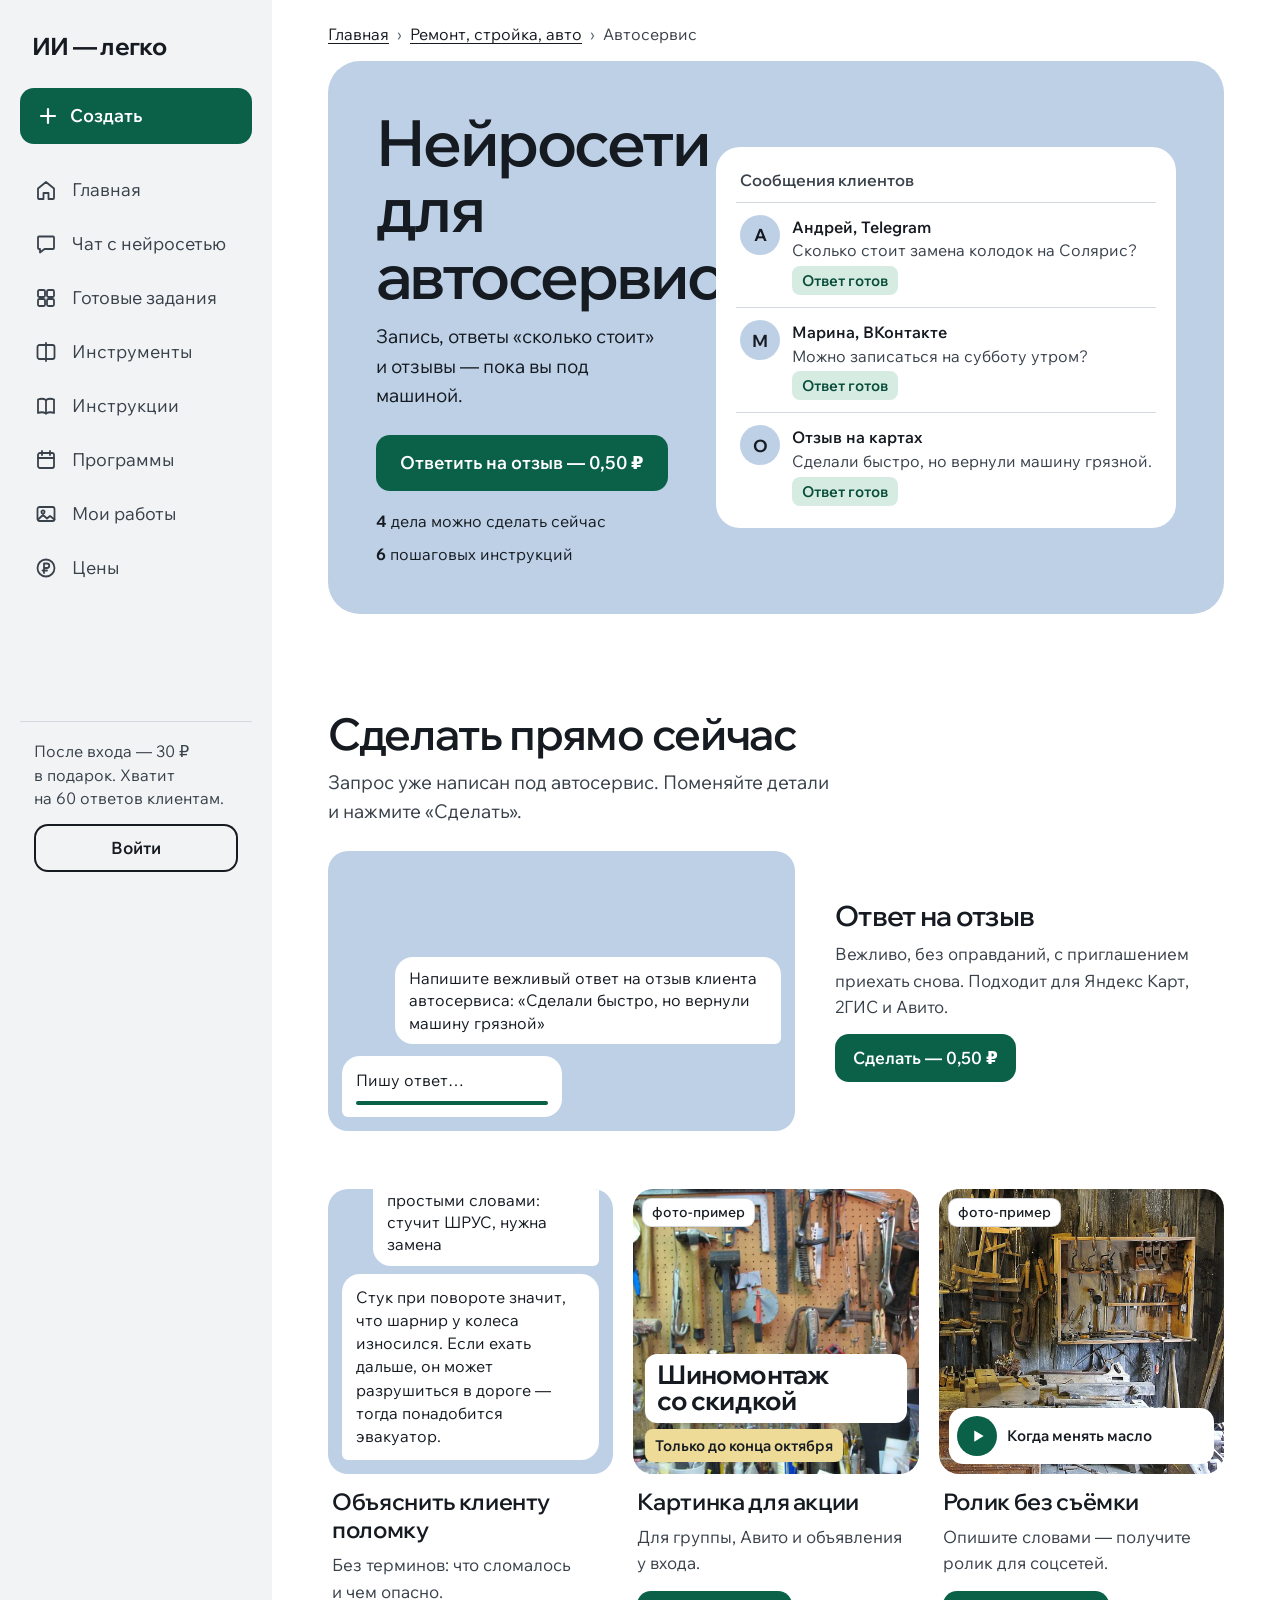
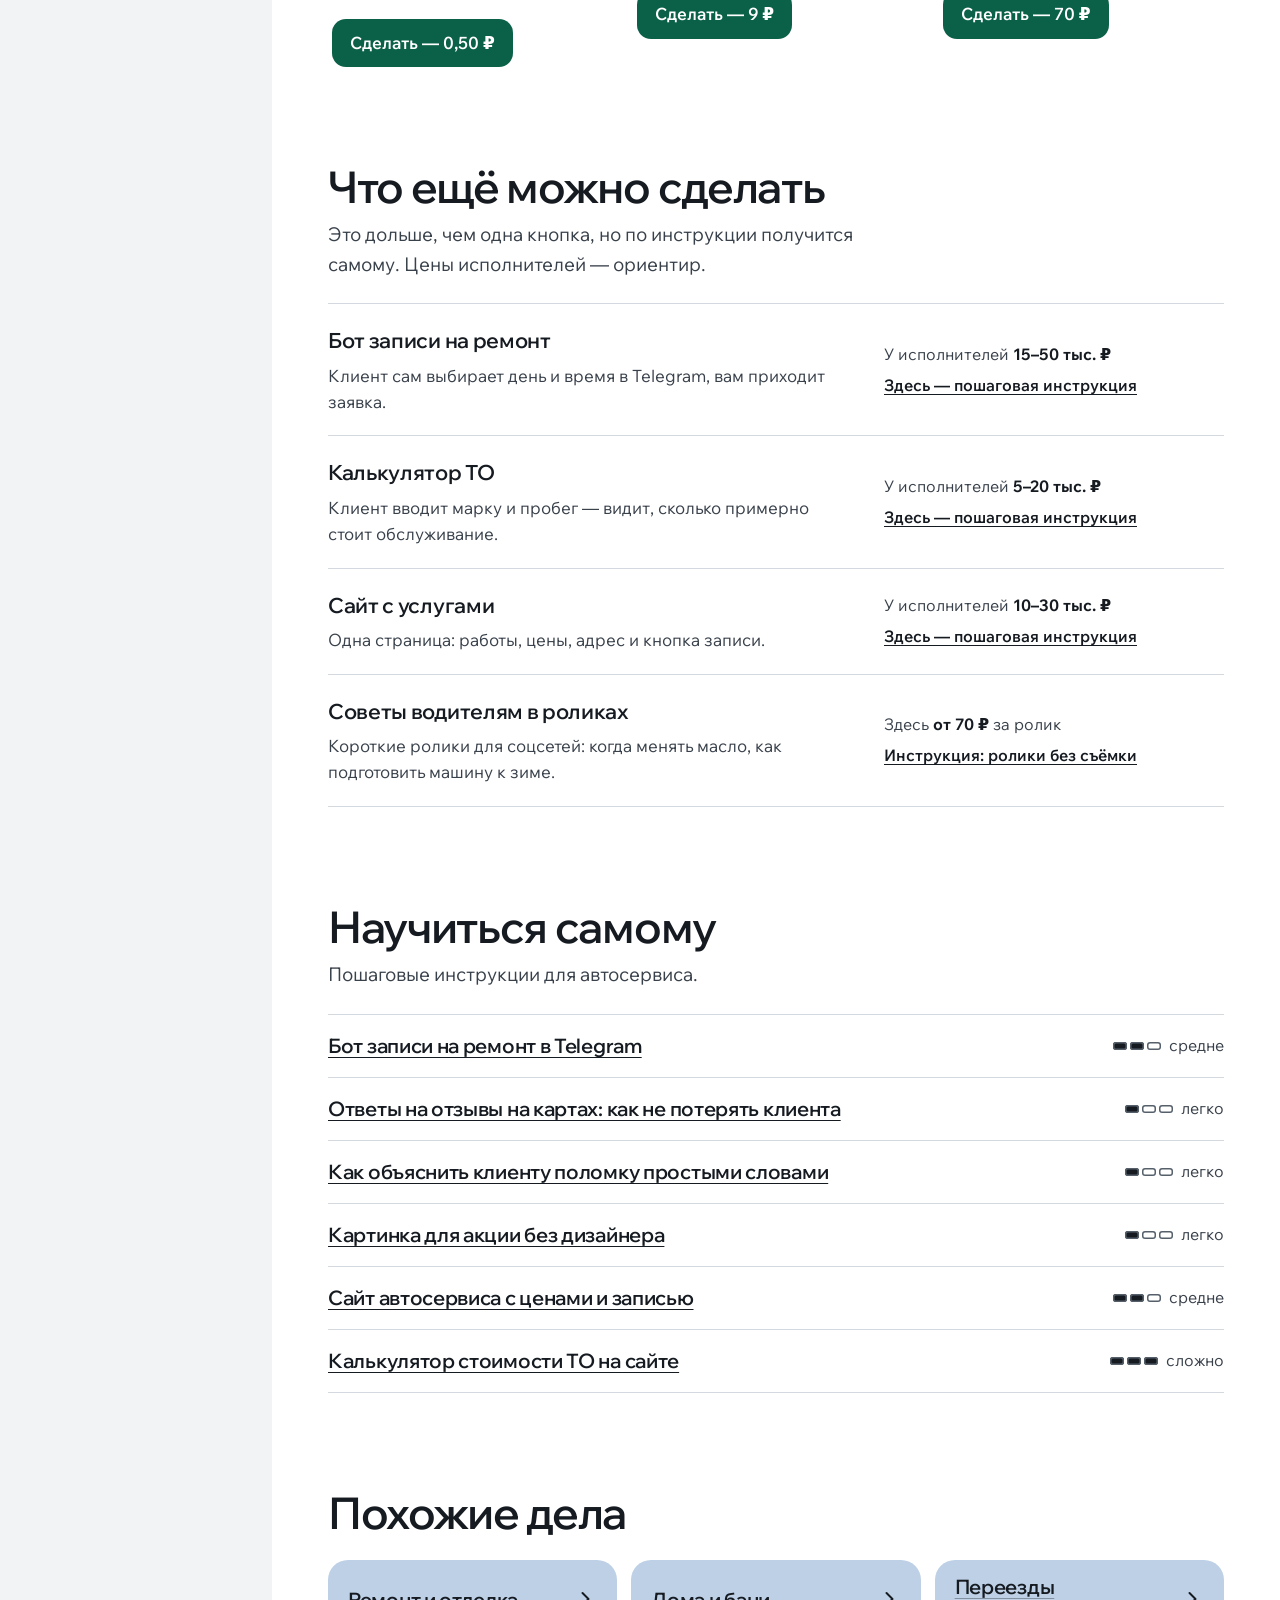
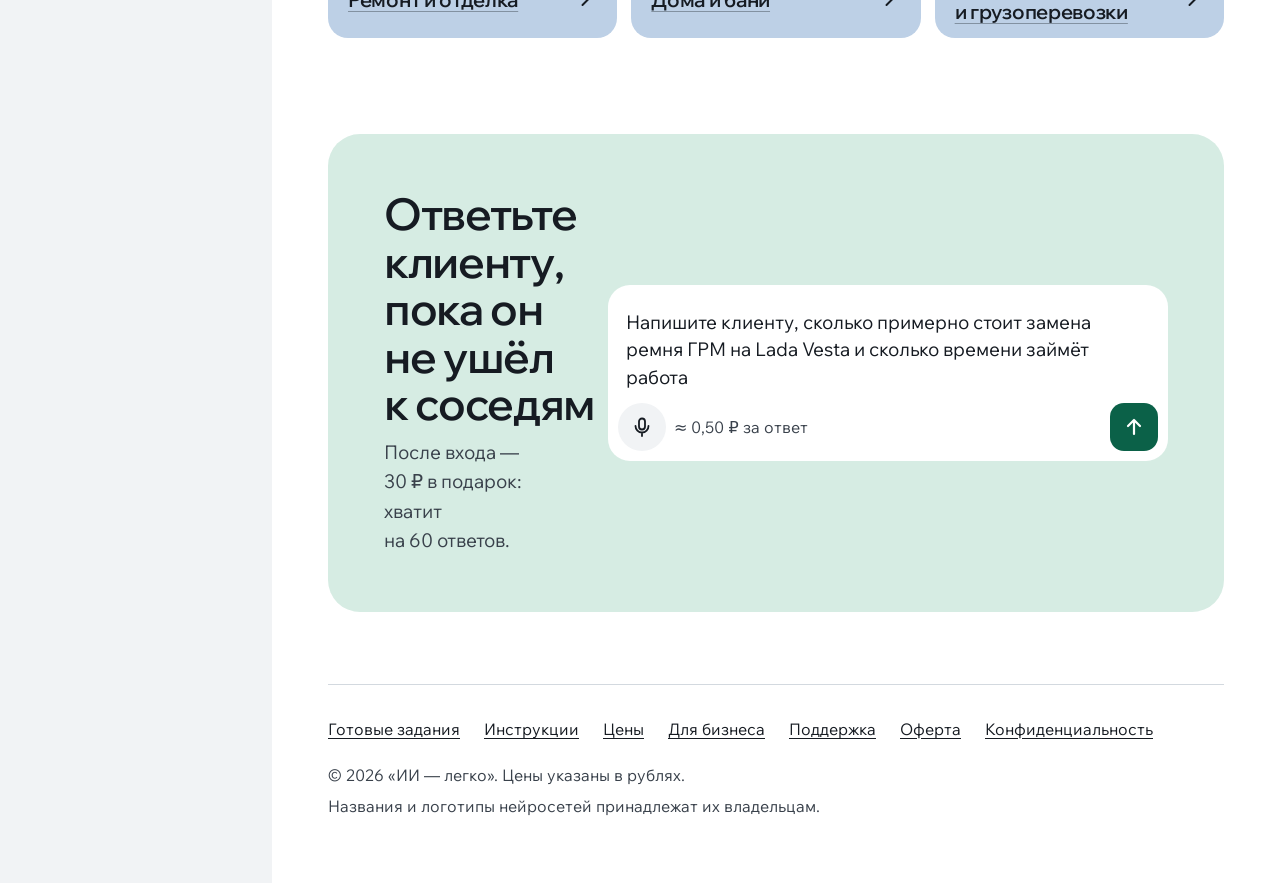
<file: b-light/nisha.html>
<!doctype html>
<html lang="ru">
<head>
<meta charset="utf-8">
<meta name="viewport" content="width=device-width, initial-scale=1, viewport-fit=cover">
<title>Нейросети для автосервиса — ИИ — легко</title>
<meta name="description" content="Ответы на отзывы, объяснение поломки клиенту, картинка для акции и ролики без съёмки — за рубли. Пошаговые инструкции: бот записи, калькулятор ТО, сайт.">
<link rel="preload" href="fonts/wix-madefor-display-cyrillic-wght-normal.woff2" as="font" type="font/woff2" crossorigin>
<link rel="preload" href="fonts/wix-madefor-text-cyrillic-wght-normal.woff2" as="font" type="font/woff2" crossorigin>
<link rel="stylesheet" href="style.css">
</head>
<body>
<svg width="0" height="0" style="position:absolute" aria-hidden="true">
  <defs>
    <symbol id="i-home" viewBox="0 0 24 24" fill="none" stroke="currentColor" stroke-width="1.8" stroke-linecap="round" stroke-linejoin="round"><path d="M4 10.5 12 4l8 6.5V20a1 1 0 0 1-1 1h-4.5v-6h-5v6H5a1 1 0 0 1-1-1z"/></symbol>
    <symbol id="i-chat" viewBox="0 0 24 24" fill="none" stroke="currentColor" stroke-width="1.8" stroke-linecap="round" stroke-linejoin="round"><path d="M5 4.5h14a1 1 0 0 1 1 1V16a1 1 0 0 1-1 1h-8.5L6 20.5V17H5a1 1 0 0 1-1-1V5.5a1 1 0 0 1 1-1z"/></symbol>
    <symbol id="i-plus" viewBox="0 0 24 24" fill="none" stroke="currentColor" stroke-width="2.2" stroke-linecap="round"><path d="M12 5v14M5 12h14"/></symbol>
    <symbol id="i-grid" viewBox="0 0 24 24" fill="none" stroke="currentColor" stroke-width="1.8" stroke-linejoin="round"><rect x="4" y="4" width="7" height="7" rx="1.5"/><rect x="13" y="4" width="7" height="7" rx="1.5"/><rect x="4" y="13" width="7" height="7" rx="1.5"/><rect x="13" y="13" width="7" height="7" rx="1.5"/></symbol>
    <symbol id="i-image" viewBox="0 0 24 24" fill="none" stroke="currentColor" stroke-width="1.8" stroke-linecap="round" stroke-linejoin="round"><rect x="3.5" y="5" width="17" height="14" rx="2"/><circle cx="9" cy="10" r="1.6"/><path d="m4 17.5 5-4.5 4 3.5 3-2.5 4.5 3.5"/></symbol>
    <symbol id="i-split" viewBox="0 0 24 24" fill="none" stroke="currentColor" stroke-width="1.8" stroke-linecap="round" stroke-linejoin="round"><rect x="3.5" y="5" width="17" height="14" rx="2"/><path d="M12 3v18"/></symbol>
    <symbol id="i-book" viewBox="0 0 24 24" fill="none" stroke="currentColor" stroke-width="1.8" stroke-linecap="round" stroke-linejoin="round"><path d="M4 5.5c2.5-1 5.5-1 8 .5 2.5-1.5 5.5-1.5 8-.5V19c-2.5-1-5.5-1-8 .5-2.5-1.5-5.5-1.5-8-.5z"/><path d="M12 6v13.5"/></symbol>
    <symbol id="i-cal" viewBox="0 0 24 24" fill="none" stroke="currentColor" stroke-width="1.8" stroke-linecap="round" stroke-linejoin="round"><rect x="4" y="5" width="16" height="15" rx="2"/><path d="M4 10h16M8 3v4M16 3v4"/></symbol>
    <symbol id="i-rub" viewBox="0 0 24 24" fill="none" stroke="currentColor" stroke-width="1.8" stroke-linecap="round" stroke-linejoin="round"><circle cx="12" cy="12" r="8.5"/><path d="M10 7.5h3a2.25 2.25 0 0 1 0 4.5h-3zm0 4.5v5m-1.5-2.5H13"/></symbol>
    <symbol id="i-search" viewBox="0 0 24 24" fill="none" stroke="currentColor" stroke-width="2" stroke-linecap="round"><circle cx="11" cy="11" r="6.5"/><path d="m16 16 4 4"/></symbol>
    <symbol id="i-mic" viewBox="0 0 24 24" fill="none" stroke="currentColor" stroke-width="1.8" stroke-linecap="round"><rect x="9" y="3.5" width="6" height="11" rx="3"/><path d="M5.5 11a6.5 6.5 0 0 0 13 0M12 17.5V21"/></symbol>
    <symbol id="i-send" viewBox="0 0 24 24" fill="none" stroke="currentColor" stroke-width="2.2" stroke-linecap="round" stroke-linejoin="round"><path d="M12 19V5M6 11l6-6 6 6"/></symbol>
    <symbol id="i-left" viewBox="0 0 24 24" fill="none" stroke="currentColor" stroke-width="2" stroke-linecap="round" stroke-linejoin="round"><path d="m14.5 6-6 6 6 6"/></symbol>
    <symbol id="i-right" viewBox="0 0 24 24" fill="none" stroke="currentColor" stroke-width="2" stroke-linecap="round" stroke-linejoin="round"><path d="m9.5 6 6 6-6 6"/></symbol>
    <symbol id="i-play" viewBox="0 0 24 24"><path d="M7 4.5v15l12.5-7.5z" fill="currentColor"/></symbol>
    <symbol id="i-down" viewBox="0 0 24 24" fill="none" stroke="currentColor" stroke-width="2" stroke-linecap="round" stroke-linejoin="round"><path d="M12 4v11m-5-5 5 5 5-5M5 20h14"/></symbol>
    <symbol id="i-lr" viewBox="0 0 24 24" fill="none" stroke="currentColor" stroke-width="2" stroke-linecap="round" stroke-linejoin="round"><path d="m9 7-5 5 5 5M15 7l5 5-5 5"/></symbol>
    <symbol id="i-again" viewBox="0 0 24 24" fill="none" stroke="currentColor" stroke-width="2" stroke-linecap="round" stroke-linejoin="round"><path d="M19.5 12a7.5 7.5 0 1 1-2.2-5.3M19.5 4.5v4h-4"/></symbol>
  </defs>
</svg>

<a class="skip" href="#content">К содержанию</a>

<aside class="side" aria-label="Разделы">
  <a class="logo" href="index.html">ИИ — легко</a>
  <a class="btn btn-go" href="#now"><svg class="ico"><use href="#i-plus"/></svg>Создать</a>
  <nav class="snav">
    <a href="index.html"><svg class="ico"><use href="#i-home"/></svg>Главная</a>
    <a href="#"><svg class="ico"><use href="#i-chat"/></svg>Чат с нейросетью</a>
    <a href="index.html#tasks"><svg class="ico"><use href="#i-grid"/></svg>Готовые задания</a>
    <a href="index.html#tools"><svg class="ico"><use href="#i-split"/></svg>Инструменты</a>
    <a href="#learn"><svg class="ico"><use href="#i-book"/></svg>Инструкции</a>
    <a href="index.html#learn"><svg class="ico"><use href="#i-cal"/></svg>Программы</a>
    <a href="#"><svg class="ico"><use href="#i-image"/></svg>Мои работы</a>
    <a href="index.html#prices"><svg class="ico"><use href="#i-rub"/></svg>Цены</a>
  </nav>
  <div class="side-foot">
    <p>После входа — 30&nbsp;₽ в&nbsp;подарок. Хватит на&nbsp;60&nbsp;ответов клиентам.</p>
    <a class="btn btn-line btn-sm" href="#">Войти</a>
  </div>
</aside>

<header class="top">
  <a class="logo" href="index.html">ИИ — легко</a>
  <a class="btn btn-line" href="#">Войти</a>
</header>

<main class="main" id="content">
<div class="wrap">

  <nav class="crumbs" aria-label="Вы здесь">
    <a href="index.html">Главная</a><span aria-hidden="true">›</span>
    <a href="index.html#groups">Ремонт, стройка, авто</a><span aria-hidden="true">›</span>
    <span aria-current="page">Автосервис</span>
  </nav>

  <section class="nhead" aria-labelledby="h1">
    <div>
      <h1 id="h1">Нейросети для автосервиса</h1>
      <p class="lead">Запись, ответы «сколько стоит» и&nbsp;отзывы — пока вы под машиной.</p>
      <div class="hero-act" style="margin-top:24px">
        <a class="btn btn-go" href="#now">Ответить на&nbsp;отзыв — 0,50&nbsp;₽</a>
      </div>
      <ul class="nfacts">
        <li><b>4</b> дела можно сделать сейчас</li>
        <li><b>6</b> пошаговых инструкций</li>
      </ul>
    </div>
    <!-- нарисованный кодом входящий поток: что приходит в автосервис за день -->
    <div class="inbox" aria-label="Пример: сообщения клиентов и готовые ответы">
      <p class="inbox-h">Сообщения клиентов</p>
      <ul>
        <li><span class="av" aria-hidden="true">А</span><div><b>Андрей, Telegram</b><p>Сколько стоит замена колодок на&nbsp;Солярис?</p></div><span class="st">Ответ готов</span></li>
        <li><span class="av" aria-hidden="true">М</span><div><b>Марина, ВКонтакте</b><p>Можно записаться на&nbsp;субботу утром?</p></div><span class="st">Ответ готов</span></li>
        <li><span class="av" aria-hidden="true">О</span><div><b>Отзыв на&nbsp;картах</b><p>Сделали быстро, но&nbsp;вернули машину грязной.</p></div><span class="st">Ответ готов</span></li>
      </ul>
    </div>
  </section>

  <section class="sec" id="now" aria-labelledby="h-now">
    <div class="sec-head">
      <div>
        <h2 class="h2" id="h-now">Сделать прямо сейчас</h2>
        <p class="sub">Запрос уже написан под автосервис. Поменяйте детали и&nbsp;нажмите «Сделать».</p>
      </div>
    </div>
    <div class="now">
      <article class="job wide">
        <div class="pv">
          <div class="chat" id="revchat" aria-live="polite">
            <div class="msg-u text-only"><span>Напишите вежливый ответ на&nbsp;отзыв клиента автосервиса: «Сделали быстро, но&nbsp;вернули машину грязной»</span></div>
            <div class="msg-b" id="revans"><div class="bubble"><b>Готово: вежливый ответ и&nbsp;приглашение приехать снова</b><br>«Спасибо, что выбрали нас и&nbsp;оценили скорость! Простите за&nbsp;грязный салон — это наша ошибка. В&nbsp;следующий визит мойка за&nbsp;наш счёт. Ждём вас снова».</div></div>
          </div>
        </div>
        <div class="txt">
          <h3 class="h3">Ответ на&nbsp;отзыв</h3>
          <p>Вежливо, без оправданий, с&nbsp;приглашением приехать снова. Подходит для Яндекс Карт, 2ГИС и&nbsp;Авито.</p>
          <a class="btn btn-go btn-sm" href="#">Сделать — 0,50&nbsp;₽</a>
        </div>
      </article>

      <article class="job">
        <div class="pv">
          <div class="chat">
            <div class="msg-u text-only"><span>Объясните клиенту простыми словами: стучит ШРУС, нужна замена</span></div>
            <div class="msg-b"><div class="bubble">Стук при повороте значит, что шарнир у&nbsp;колеса износился. Если ехать дальше, он может разрушиться в&nbsp;дороге — тогда понадобится эвакуатор.</div></div>
          </div>
        </div>
        <div class="txt">
          <h3 class="h3">Объяснить клиенту поломку</h3>
          <p>Без терминов: что сломалось и&nbsp;чем опасно.</p>
          <a class="btn btn-go btn-sm" href="#">Сделать — 0,50&nbsp;₽</a>
        </div>
      </article>

      <article class="job">
        <div class="pv photo">
          <img src="../assets/gruppa-stroyka.webp" alt="" loading="lazy">
          <span class="ex">фото-пример</span>
          <div class="promo" aria-hidden="true"><b>Шиномонтаж со&nbsp;скидкой</b><span>Только до&nbsp;конца октября</span></div>
        </div>
        <div class="txt">
          <h3 class="h3">Картинка для акции</h3>
          <p>Для группы, Авито и&nbsp;объявления у&nbsp;входа.</p>
          <a class="btn btn-go btn-sm" href="#">Сделать — 9&nbsp;₽</a>
        </div>
      </article>

      <article class="job">
        <div class="pv photo">
          <img src="../assets/logotip.webp" alt="" loading="lazy">
          <span class="ex">фото-пример</span>
          <div class="ov-player" aria-hidden="true"><span class="pl"><svg><use href="#i-play"/></svg></span><span class="tl"><b>Когда менять масло</b><span class="bar"></span></span></div>
        </div>
        <div class="txt">
          <h3 class="h3">Ролик без съёмки</h3>
          <p>Опишите словами — получите ролик для соцсетей.</p>
          <a class="btn btn-go btn-sm" href="#">Сделать — 70&nbsp;₽</a>
        </div>
      </article>
    </div>
  </section>

  <section class="sec" aria-labelledby="h-more">
    <div class="sec-head">
      <div>
        <h2 class="h2" id="h-more">Что ещё можно сделать</h2>
        <p class="sub">Это дольше, чем одна кнопка, но&nbsp;по&nbsp;инструкции получится самому. Цены исполнителей — ориентир.</p>
      </div>
    </div>
    <ul class="more">
      <li>
        <h3>Бот записи на&nbsp;ремонт</h3>
        <p>Клиент сам выбирает день и&nbsp;время в&nbsp;Telegram, вам приходит заявка.</p>
        <div class="vs"><span>У&nbsp;исполнителей <b>15–50&nbsp;тыс.&nbsp;₽</b></span><a href="#">Здесь — пошаговая инструкция</a></div>
      </li>
      <li>
        <h3>Калькулятор ТО</h3>
        <p>Клиент вводит марку и&nbsp;пробег — видит, сколько примерно стоит обслуживание.</p>
        <div class="vs"><span>У&nbsp;исполнителей <b>5–20&nbsp;тыс.&nbsp;₽</b></span><a href="#">Здесь — пошаговая инструкция</a></div>
      </li>
      <li>
        <h3>Сайт с&nbsp;услугами</h3>
        <p>Одна страница: работы, цены, адрес и&nbsp;кнопка записи.</p>
        <div class="vs"><span>У&nbsp;исполнителей <b>10–30&nbsp;тыс.&nbsp;₽</b></span><a href="#">Здесь — пошаговая инструкция</a></div>
      </li>
      <li>
        <h3>Советы водителям в&nbsp;роликах</h3>
        <p>Короткие ролики для соцсетей: когда менять масло, как подготовить машину к&nbsp;зиме.</p>
        <div class="vs"><span>Здесь <b>от&nbsp;70&nbsp;₽</b> за&nbsp;ролик</span><a href="#">Инструкция: ролики без съёмки</a></div>
      </li>
    </ul>
  </section>

  <section class="sec" id="learn" aria-labelledby="h-learn">
    <div class="sec-head">
      <div>
        <h2 class="h2" id="h-learn">Научиться самому</h2>
        <p class="sub">Пошаговые инструкции для автосервиса.</p>
      </div>
    </div>
    <ul class="instr">
      <li><a href="#">Бот записи на&nbsp;ремонт в&nbsp;Telegram</a><span class="lvl" data-l="2"><i><s></s><s></s><s></s></i>средне</span></li>
      <li><a href="#">Ответы на&nbsp;отзывы на&nbsp;картах: как не&nbsp;потерять клиента</a><span class="lvl" data-l="1"><i><s></s><s></s><s></s></i>легко</span></li>
      <li><a href="#">Как объяснить клиенту поломку простыми словами</a><span class="lvl" data-l="1"><i><s></s><s></s><s></s></i>легко</span></li>
      <li><a href="#">Картинка для акции без дизайнера</a><span class="lvl" data-l="1"><i><s></s><s></s><s></s></i>легко</span></li>
      <li><a href="#">Сайт автосервиса с&nbsp;ценами и&nbsp;записью</a><span class="lvl" data-l="2"><i><s></s><s></s><s></s></i>средне</span></li>
      <li><a href="#">Калькулятор стоимости ТО на&nbsp;сайте</a><span class="lvl" data-l="3"><i><s></s><s></s><s></s></i>сложно</span></li>
    </ul>
  </section>

  <section class="sec" aria-labelledby="h-sim">
    <div class="sec-head"><div><h2 class="h2" id="h-sim">Похожие дела</h2></div></div>
    <div class="similar">
      <a href="#">Ремонт и&nbsp;отделка<svg class="ico" aria-hidden="true"><use href="#i-right"/></svg></a>
      <a href="#">Дома и&nbsp;бани<svg class="ico" aria-hidden="true"><use href="#i-right"/></svg></a>
      <a href="#">Переезды и&nbsp;грузоперевозки<svg class="ico" aria-hidden="true"><use href="#i-right"/></svg></a>
    </div>
  </section>

  <section class="final" aria-labelledby="h-final">
    <div>
      <h2 class="h2" id="h-final">Ответьте клиенту, пока он не&nbsp;ушёл к&nbsp;соседям</h2>
      <p class="sub">После входа — 30&nbsp;₽ в&nbsp;подарок: хватит на&nbsp;60&nbsp;ответов.</p>
    </div>
    <form class="composer" onsubmit="return false">
      <div class="cfield">
        <label class="vh" for="ask2">Попросите нейросеть</label>
        <textarea id="ask2" rows="3">Напишите клиенту, сколько примерно стоит замена ремня ГРМ на Lada Vesta и сколько времени займёт работа</textarea>
      </div>
      <div class="crow">
        <button type="button" class="cbtn" aria-label="Сказать голосом"><svg class="ico"><use href="#i-mic"/></svg></button>
        <span class="cprice">≈ 0,50&nbsp;₽ за&nbsp;ответ</span>
        <button type="submit" class="csend" aria-label="Отправить"><svg class="ico"><use href="#i-send"/></svg></button>
      </div>
    </form>
  </section>

  <footer class="foot">
    <nav aria-label="Подвал">
      <a href="index.html#tasks">Готовые задания</a><a href="#learn">Инструкции</a><a href="index.html#prices">Цены</a><a href="#">Для бизнеса</a><a href="#">Поддержка</a><a href="#">Оферта</a><a href="#">Конфиденциальность</a>
    </nav>
    <div>
      <p>© 2026 «ИИ — легко». Цены указаны в&nbsp;рублях.</p>
      <p>Названия и&nbsp;логотипы нейросетей принадлежат их владельцам.</p>
    </div>
  </footer>

</div>
</main>

<nav class="tabbar" aria-label="Разделы">
  <a href="index.html"><svg class="ico"><use href="#i-home"/></svg>Главная</a>
  <a href="#"><svg class="ico"><use href="#i-chat"/></svg>Чат</a>
  <a class="create" href="#now"><svg class="ico"><use href="#i-plus"/></svg>Создать</a>
  <a href="index.html#tasks"><svg class="ico"><use href="#i-grid"/></svg>Задания</a>
  <a href="#"><svg class="ico"><use href="#i-image"/></svg>Работы</a>
</nav>

<script>
(() => {
  // Одно движение на странице: ответ на отзыв «приходит», когда пример виден
  if (matchMedia('(prefers-reduced-motion: reduce)').matches) return;
  const ans = document.getElementById('revans');
  const chat = document.getElementById('revchat');
  const answer = ans.innerHTML;
  ans.style.visibility = 'hidden';
  const io = new IntersectionObserver((es) => {
    if (!es[0].isIntersecting) return;
    io.disconnect();
    ans.innerHTML = '<div class="working">Пишу ответ…<i></i></div>';
    ans.style.visibility = '';
    setTimeout(() => {
      ans.innerHTML = answer;
      ans.querySelector('.bubble').classList.add('develop');
    }, 1500);
  }, { threshold: .5 });
  io.observe(chat);
})();
</script>
</body>
</html>
</file>
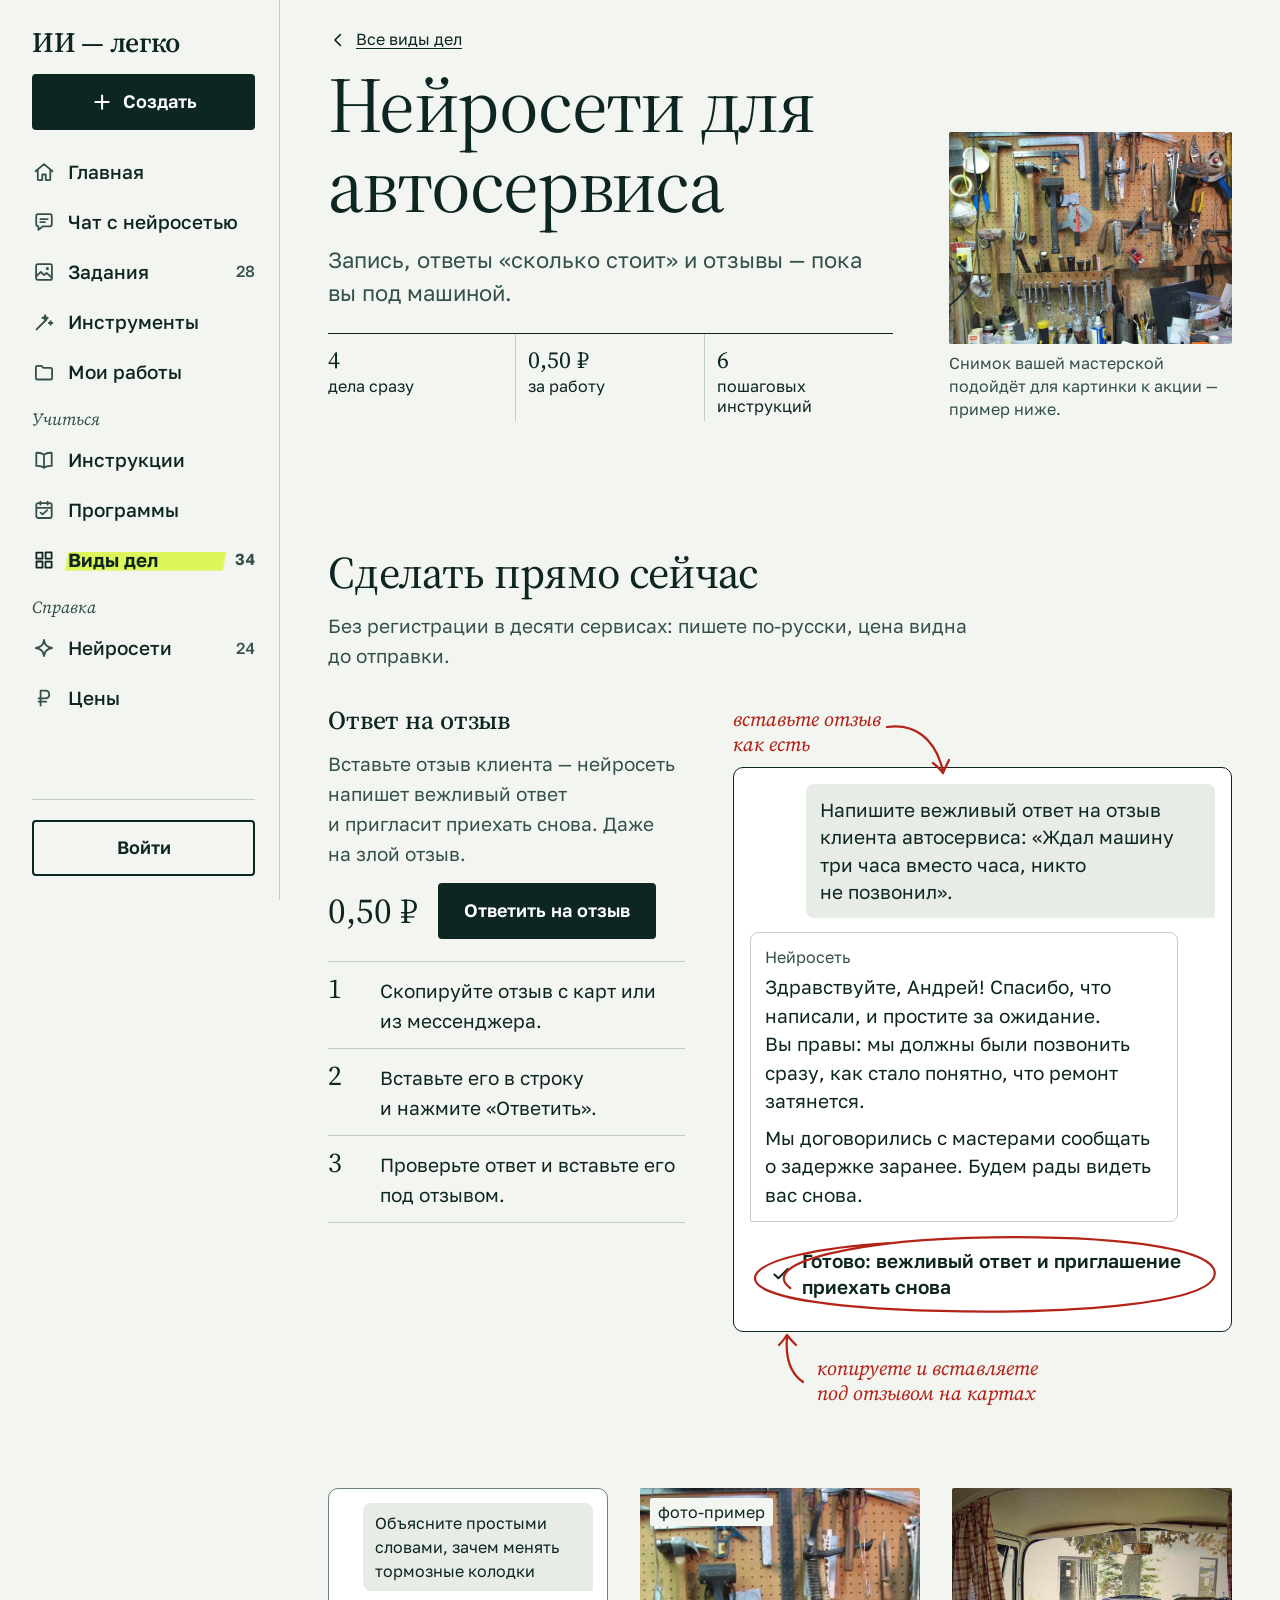
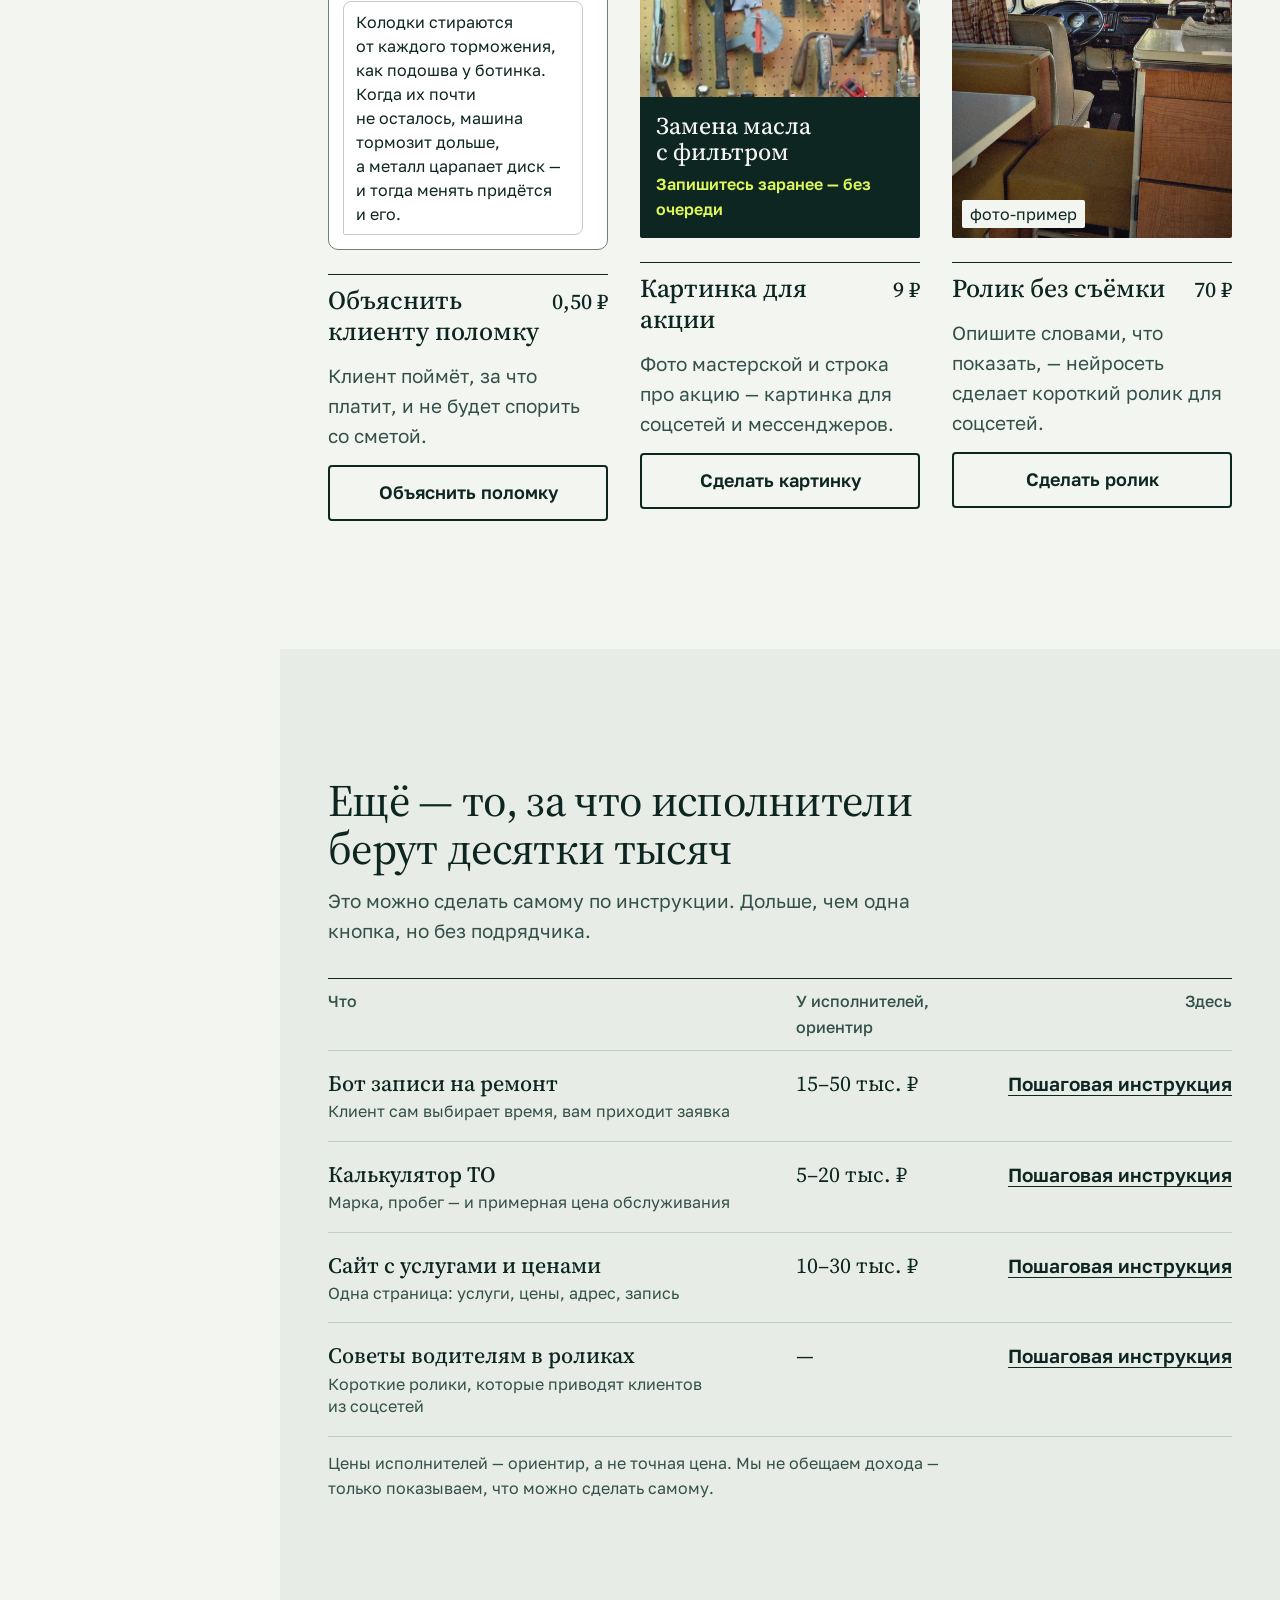
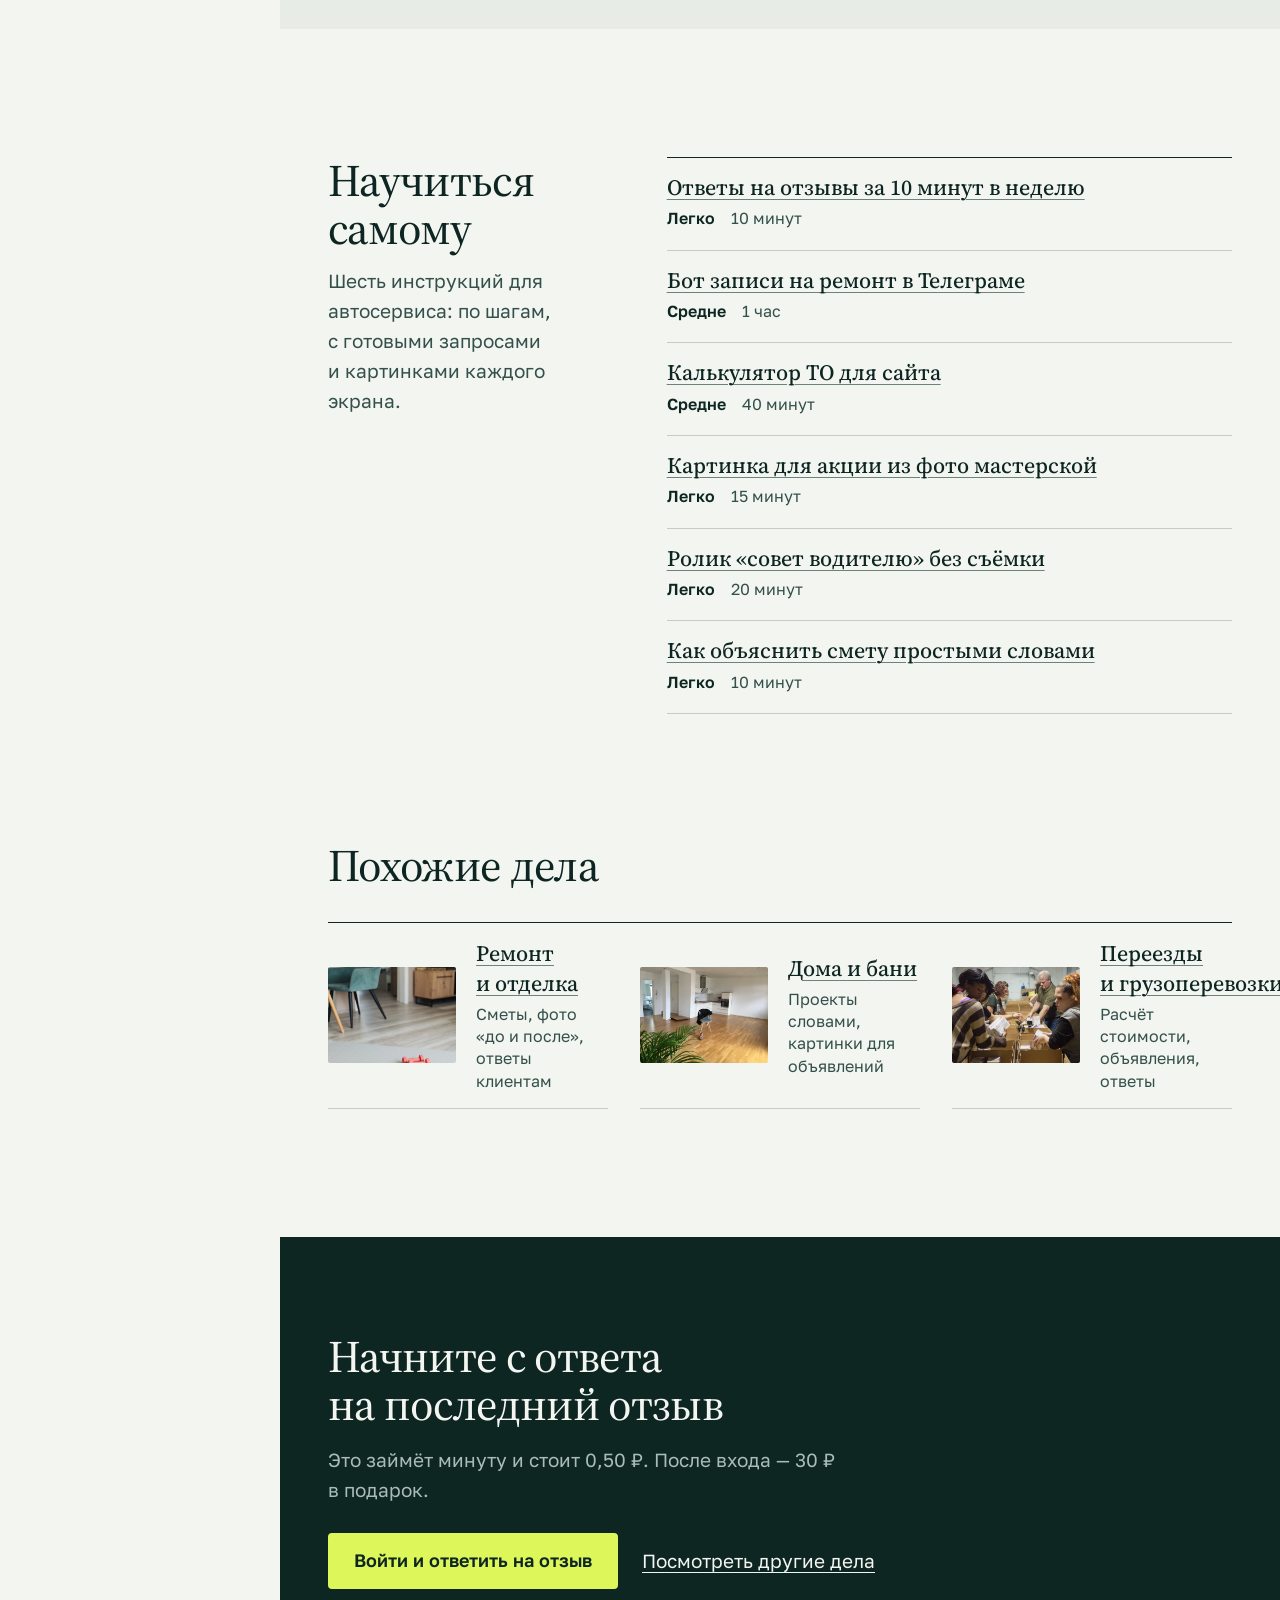
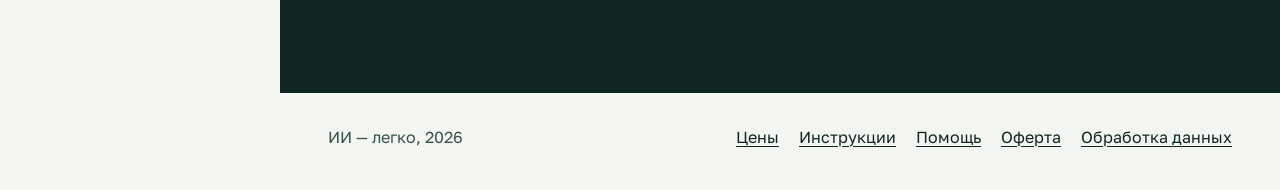
<file: c-journal/nisha.html>
<!doctype html>
<html lang="ru">
<head>
<meta charset="utf-8">
<meta name="viewport" content="width=device-width, initial-scale=1, viewport-fit=cover">
<title>Нейросети для автосервиса — ИИ — легко</title>
<meta name="description" content="Ответы на отзывы, объяснение поломки, картинка для акции и ролик без съёмки — с ценой в рублях до запуска.">
<link rel="preload" href="fonts/source-serif-4-cyrillic-opsz-normal.woff2" as="font" type="font/woff2" crossorigin>
<link rel="preload" href="fonts/golos-text-cyrillic-wght-normal.woff2" as="font" type="font/woff2" crossorigin>
<link rel="stylesheet" href="style.css">
<script>document.documentElement.classList.add('js')</script>
</head>
<body class="has-sticky">
<svg width="0" height="0" style="position:absolute" aria-hidden="true">
  <defs>
    <symbol id="i-home" viewBox="0 0 24 24"><path fill="none" stroke="currentColor" stroke-width="1.8" stroke-linecap="round" stroke-linejoin="round" d="M3.6 11.2 12 4.1l8.5 7.2M5.8 9.6v9.7c0 .5.4.8.8.8h3.7v-5.6h3.5v5.6h3.7c.5 0 .8-.3.8-.8V9.5"/></symbol>
    <symbol id="i-chat" viewBox="0 0 24 24"><path fill="none" stroke="currentColor" stroke-width="1.8" stroke-linecap="round" stroke-linejoin="round" d="M4.2 6.3c0-1.2 1-2.1 2.2-2.1h11.3c1.2 0 2.1.9 2.1 2.1v7.9c0 1.2-1 2.1-2.1 2.1H11l-4.6 3.6v-3.6h0c-1.2 0-2.2-.9-2.2-2.1z"/><path fill="none" stroke="currentColor" stroke-width="1.8" stroke-linecap="round" d="M8.3 9.1h7.4M8.3 12.2h4.6"/></symbol>
    <symbol id="i-plus" viewBox="0 0 24 24"><path fill="none" stroke="currentColor" stroke-width="2.2" stroke-linecap="round" d="M12.1 4.8v14.5M4.8 12h14.5"/></symbol>
    <symbol id="i-tasks" viewBox="0 0 24 24"><path fill="none" stroke="currentColor" stroke-width="1.8" stroke-linecap="round" stroke-linejoin="round" d="M4.1 5.9c0-.9.8-1.7 1.7-1.7h12.4c.9 0 1.7.8 1.7 1.7v12.3c0 .9-.8 1.7-1.7 1.7H5.8c-.9 0-1.7-.8-1.7-1.7z"/><path fill="none" stroke="currentColor" stroke-width="1.8" stroke-linecap="round" stroke-linejoin="round" d="m4.4 16.3 4.4-4.5 3.4 3.3 2.3-2.2 5.1 4.6"/><circle cx="15.4" cy="8.6" r="1.6" fill="currentColor"/></symbol>
    <symbol id="i-works" viewBox="0 0 24 24"><path fill="none" stroke="currentColor" stroke-width="1.8" stroke-linecap="round" stroke-linejoin="round" d="M3.9 7.4c0-.9.7-1.6 1.6-1.6h4l1.9 2.1h7.1c.9 0 1.6.7 1.6 1.6v8.4c0 .9-.7 1.6-1.6 1.6h-13c-.9 0-1.6-.7-1.6-1.6z"/></symbol>
    <symbol id="i-tools" viewBox="0 0 24 24"><path fill="none" stroke="currentColor" stroke-width="1.8" stroke-linecap="round" stroke-linejoin="round" d="m4.6 19.4 9.9-9.9M13.1 5.2l.6 2.1 2.1.6-2.1.6-.6 2.1-.6-2.1-2.1-.6 2.1-.6zM18.6 11.1l.4 1.4 1.4.4-1.4.4-.4 1.4-.4-1.4-1.4-.4 1.4-.4z"/></symbol>
    <symbol id="i-book" viewBox="0 0 24 24"><path fill="none" stroke="currentColor" stroke-width="1.8" stroke-linecap="round" stroke-linejoin="round" d="M12 6.6c-1.9-1.5-4.6-2-7.7-1.8v13.1c3.1-.2 5.8.3 7.7 1.8 1.9-1.5 4.6-2 7.7-1.8V4.8c-3.1-.2-5.8.3-7.7 1.8zM12 6.6v13"/></symbol>
    <symbol id="i-cal" viewBox="0 0 24 24"><path fill="none" stroke="currentColor" stroke-width="1.8" stroke-linecap="round" stroke-linejoin="round" d="M4.3 6.9c0-.9.8-1.7 1.7-1.7h12c.9 0 1.7.8 1.7 1.7v11.4c0 .9-.8 1.7-1.7 1.7H6c-.9 0-1.7-.8-1.7-1.7zM4.4 9.9h15.2M8.4 3.6v3.1M15.6 3.6v3.1"/><path fill="none" stroke="currentColor" stroke-width="1.8" stroke-linecap="round" d="m8.6 14.6 2 1.8 4.6-4.3"/></symbol>
    <symbol id="i-rub" viewBox="0 0 24 24"><path fill="none" stroke="currentColor" stroke-width="1.8" stroke-linecap="round" stroke-linejoin="round" d="M8.6 19.6V4.6h4.6c2.4 0 4 1.5 4 3.8s-1.6 3.9-4 3.9H6.6M6.6 15.7h7.6"/></symbol>
    <symbol id="i-grid" viewBox="0 0 24 24"><path fill="none" stroke="currentColor" stroke-width="1.8" stroke-linecap="round" stroke-linejoin="round" d="M4.4 4.6h6.1v6.1H4.4zM13.6 4.4h6v6.2h-6zM4.5 13.5h6v6.1h-6zM13.5 13.6h6.1v6h-6.1z"/></symbol>
    <symbol id="i-net" viewBox="0 0 24 24"><path fill="none" stroke="currentColor" stroke-width="1.8" stroke-linecap="round" stroke-linejoin="round" d="M12 3.9c.5 4.4 3.6 7.6 8.1 8.1-4.5.5-7.6 3.7-8.1 8.1-.5-4.4-3.6-7.6-8.1-8.1 4.5-.5 7.6-3.7 8.1-8.1z"/></symbol>
    <symbol id="i-search" viewBox="0 0 24 24"><path fill="none" stroke="currentColor" stroke-width="2" stroke-linecap="round" d="M10.6 17.4a6.7 6.7 0 1 0 0-13.4 6.7 6.7 0 0 0 0 13.4zM15.5 15.6l4.6 4.5"/></symbol>
    <symbol id="i-mic" viewBox="0 0 24 24"><path fill="none" stroke="currentColor" stroke-width="1.9" stroke-linecap="round" stroke-linejoin="round" d="M12 3.8c1.6 0 2.8 1.2 2.8 2.8v5.1c0 1.6-1.2 2.8-2.8 2.8s-2.8-1.2-2.8-2.8V6.6c0-1.6 1.2-2.8 2.8-2.8zM6.3 11.3c0 3.2 2.5 5.8 5.7 5.8s5.7-2.6 5.7-5.8M12 17.2v3.1"/></symbol>
    <symbol id="i-send" viewBox="0 0 24 24"><path fill="none" stroke="currentColor" stroke-width="2.2" stroke-linecap="round" stroke-linejoin="round" d="M12 19.4V5M6 10.8 12 4.7l6.1 6.1"/></symbol>
    <symbol id="i-lr" viewBox="0 0 28 28"><path fill="none" stroke="currentColor" stroke-width="2" stroke-linecap="round" stroke-linejoin="round" d="M10.5 8.5 5 14l5.5 5.5M17.5 8.5 23 14l-5.5 5.5"/></symbol>
    <symbol id="i-left" viewBox="0 0 24 24"><path fill="none" stroke="currentColor" stroke-width="2" stroke-linecap="round" stroke-linejoin="round" d="M14.8 5.5 8.3 12l6.5 6.5"/></symbol>
    <symbol id="i-right" viewBox="0 0 24 24"><path fill="none" stroke="currentColor" stroke-width="2" stroke-linecap="round" stroke-linejoin="round" d="M9.2 5.5 15.7 12l-6.5 6.5"/></symbol>
    <symbol id="i-open" viewBox="0 0 24 24"><path fill="none" stroke="currentColor" stroke-width="2" stroke-linecap="round" d="M12 5.2v13.6M5.2 12h13.6"/></symbol>
    <symbol id="i-check" viewBox="0 0 24 24"><path fill="none" stroke="currentColor" stroke-width="2.2" stroke-linecap="round" stroke-linejoin="round" d="m4.8 12.6 4.4 4.1 10-10.1"/></symbol>
  </defs>
</svg>

<a class="skip" href="#main">К содержанию</a>

<aside class="rail" aria-label="Разделы">
  <a class="logo" href="index.html">ИИ — легко</a>
  <a class="btn btn--wide" href="#now"><svg aria-hidden="true"><use href="#i-plus"/></svg>Создать</a>
  <nav aria-label="Оглавление">
    <ul class="toc">
      <li><a href="index.html"><svg aria-hidden="true"><use href="#i-home"/></svg><span class="t">Главная</span><span></span></a></li>
      <li><a href="index.html#ask"><svg aria-hidden="true"><use href="#i-chat"/></svg><span class="t">Чат с нейросетью</span><span></span></a></li>
      <li><a href="index.html#tasks"><svg aria-hidden="true"><use href="#i-tasks"/></svg><span class="t">Задания</span><span class="n">28</span></a></li>
      <li><a href="index.html#tools"><svg aria-hidden="true"><use href="#i-tools"/></svg><span class="t">Инструменты</span><span></span></a></li>
      <li><a href="#"><svg aria-hidden="true"><use href="#i-works"/></svg><span class="t">Мои работы</span><span></span></a></li>
    </ul>
    <p class="toc__group">Учиться</p>
    <ul class="toc">
      <li><a href="#learn"><svg aria-hidden="true"><use href="#i-book"/></svg><span class="t">Инструкции</span><span></span></a></li>
      <li><a href="index.html#learn"><svg aria-hidden="true"><use href="#i-cal"/></svg><span class="t">Программы</span><span></span></a></li>
      <li><a href="index.html#groups" aria-current="page"><svg aria-hidden="true"><use href="#i-grid"/></svg><span class="t">Виды дел</span><span class="n">34</span></a></li>
    </ul>
    <p class="toc__group">Справка</p>
    <ul class="toc">
      <li><a href="index.html#models"><svg aria-hidden="true"><use href="#i-net"/></svg><span class="t">Нейросети</span><span class="n">24</span></a></li>
      <li><a href="index.html#prices"><svg aria-hidden="true"><use href="#i-rub"/></svg><span class="t">Цены</span><span></span></a></li>
    </ul>
  </nav>
  <div class="rail__foot">
    <p class="small muted">После входа — 30 ₽ в подарок на первые работы.</p>
    <a class="btn btn--line btn--wide" href="#">Войти</a>
  </div>
</aside>

<header class="topbar">
  <a class="logo" href="index.html">ИИ — легко</a>
  <div class="wallet"><a class="btn btn--line" href="#">Войти</a></div>
</header>

<div class="page">
<main id="main">

  <section class="niche-cover" id="top" aria-labelledby="h-top">
    <div class="wrap">
      <a class="crumb" href="index.html#groups"><svg aria-hidden="true"><use href="#i-left"/></svg>Все виды дел</a>
      <div class="niche-cover__grid">
        <div>
          <h1 class="h1" id="h-top">Нейросети для автосервиса</h1>
          <p class="lead">Запись, ответы «сколько стоит» и отзывы — пока вы под машиной.</p>
          <div class="niche-facts">
            <span><b>4</b>дела сразу</span>
            <span><b class="num">0,50 ₽</b>за работу</span>
            <span><b>6</b>пошаговых инструкций</span>
          </div>
        </div>
        <figure>
          <div class="ph ph--43"><img src="../assets/gruppa-stroyka.webp" alt="Стена мастерской с инструментами" width="960" height="720"></div>
          <figcaption class="figcap">Снимок вашей мастерской подойдёт для картинки к акции — пример ниже.</figcaption>
        </figure>
      </div>
    </div>
  </section>

  <section class="sec" id="now" aria-labelledby="h-now">
    <div class="wrap">
      <div class="side" style="max-width:760px">
        <h2 class="h2" id="h-now">Сделать прямо сейчас</h2>
        <p>Без регистрации в десяти сервисах: пишете по-русски, цена видна до отправки.</p>
      </div>

      <div class="now__lead">
        <div class="act">
          <h3 class="h3">Ответ на отзыв</h3>
          <p class="act__p">Вставьте отзыв клиента — нейросеть напишет вежливый ответ и пригласит приехать снова. Даже на злой отзыв.</p>
          <div class="act-row"><span class="price-big">0,50 ₽</span><a class="btn" href="#">Ответить на отзыв</a></div>
          <ol class="steps" aria-label="Как это работает">
            <li>Скопируйте отзыв с карт или из мессенджера.</li>
            <li>Вставьте его в строку и нажмите «Ответить».</li>
            <li>Проверьте ответ и вставьте его под отзывом.</li>
          </ol>
        </div>
        <div class="draw" id="review-draw">
          <div class="lead-notes" style="min-height:64px" aria-hidden="true">
            <p class="note" style="left:0;top:4px;--d:0s">вставьте отзыв<br>как есть</p>
            <svg style="left:150px;top:14px;width:70px;height:60px" viewBox="0 0 70 60"><path class="ink-line" pathLength="1" style="--d:.25s" d="M4 10 C 30 6, 52 20, 60 54 M50 46 C 54 49, 57 52, 60 56 C 62 51, 64 47, 66 43"/></svg>
          </div>
          <div class="chat">
            <p class="chat__me">Напишите вежливый ответ на отзыв клиента автосервиса: «Ждал машину три часа вместо часа, никто не позвонил».</p>
            <div class="chat__bot">
              <span class="chat__who">Нейросеть</span>
              <p>Здравствуйте, Андрей! Спасибо, что написали, и простите за ожидание. Вы правы: мы должны были позвонить сразу, как стало понятно, что ремонт затянется.</p>
              <p>Мы договорились с мастерами сообщать о задержке заранее. Будем рады видеть вас снова.</p>
            </div>
            <p class="chat__done ann"><svg aria-hidden="true" style="display:inline;vertical-align:-4px;width:22px;height:22px"><use href="#i-check"/></svg> Готово: вежливый ответ и приглашение приехать снова<svg class="ann__ring" viewBox="0 0 200 60" preserveAspectRatio="none" aria-hidden="true"><path class="ink-line" pathLength="1" style="--d:.8s" d="M22 40 C 8 22, 52 6, 104 5 C 160 4, 196 14, 194 31 C 192 50, 140 57, 92 56 C 44 55, 4 47, 8 31 C 11 20, 34 12, 62 9"/></svg></p>
          </div>
          <div class="lead-notes" aria-hidden="true">
            <svg style="left:40px;top:0;width:40px;height:52px" viewBox="0 0 40 52"><path class="ink-line" pathLength="1" style="--d:1.3s" d="M30 50 C 18 42, 12 28, 14 4 M6 13 C 9 10, 12 6, 14 3 C 17 7, 20 10, 23 13"/></svg>
            <p class="note" style="left:84px;top:24px;--d:1.55s">копируете и вставляете<br>под отзывом на картах</p>
          </div>
        </div>
      </div>

      <div class="now__more" style="margin-top:56px">
        <article class="act">
          <div class="mini-chat" aria-label="Пример">
            <p class="q">Объясните простыми словами, зачем менять тормозные колодки</p>
            <p class="a">Колодки стираются от каждого торможения, как подошва у ботинка. Когда их почти не осталось, машина тормозит дольше, а металл царапает диск — и тогда менять придётся и его.</p>
          </div>
          <div class="cap"><h3 class="cap__name" style="font:520 var(--fs-h3)/1.2 var(--serif)">Объяснить клиенту поломку</h3><span class="cap__price">0,50 ₽</span></div>
          <p class="act__p">Клиент поймёт, за что платит, и не будет спорить со сметой.</p>
          <a class="btn btn--line" href="#">Объяснить поломку</a>
        </article>
        <article class="act">
          <div class="ph ph--45">
            <img src="../assets/gruppa-stroyka.webp" alt="Фото мастерской с надписью акции поверх" width="960" height="720" loading="lazy">
            <span class="stamp" style="top:10px;bottom:auto">фото-пример</span>
            <div class="promo" aria-hidden="true"><b>Замена масла с фильтром</b><span>Запишитесь заранее — без очереди</span></div>
          </div>
          <div class="cap"><h3 class="cap__name" style="font:520 var(--fs-h3)/1.2 var(--serif)">Картинка для акции</h3><span class="cap__price">9 ₽</span></div>
          <p class="act__p">Фото мастерской и строка про акцию — картинка для соцсетей и мессенджеров.</p>
          <a class="btn btn--line" href="#">Сделать картинку</a>
        </article>
        <article class="act">
          <div class="ph ph--45">
            <img src="../assets/kadr-iz-filma.webp" alt="Салон микроавтобуса, кадр из ролика" width="960" height="1200" loading="lazy">
            <span class="stamp">фото-пример</span>
          </div>
          <div class="cap"><h3 class="cap__name" style="font:520 var(--fs-h3)/1.2 var(--serif)">Ролик без съёмки</h3><span class="cap__price">70 ₽</span></div>
          <p class="act__p">Опишите словами, что показать, — нейросеть сделает короткий ролик для соцсетей.</p>
          <a class="btn btn--line" href="#">Сделать ролик</a>
        </article>
      </div>
    </div>
  </section>

  <section class="sec sec--band svc" id="more" aria-labelledby="h-more">
    <div class="wrap">
      <div class="side" style="max-width:760px">
        <h2 class="h2" id="h-more">Ещё — то, за что исполнители берут десятки тысяч</h2>
        <p>Это можно сделать самому по инструкции. Дольше, чем одна кнопка, но без подрядчика.</p>
      </div>
      <table class="ledger">
        <caption class="sr">Что можно сделать по инструкции и сколько это стоит у исполнителей</caption>
        <thead><tr><th scope="col">Что</th><th scope="col">У исполнителей, ориентир</th><th scope="col" class="r">Здесь</th></tr></thead>
        <tbody>
          <tr><td><span class="svc__t">Бот записи на ремонт</span><span class="svc__d">Клиент сам выбирает время, вам приходит заявка</span></td><td class="them">15–50 тыс. ₽</td><td class="r ours"><a href="#">Пошаговая инструкция</a></td></tr>
          <tr><td><span class="svc__t">Калькулятор ТО</span><span class="svc__d">Марка, пробег — и примерная цена обслуживания</span></td><td class="them">5–20 тыс. ₽</td><td class="r ours"><a href="#">Пошаговая инструкция</a></td></tr>
          <tr><td><span class="svc__t">Сайт с услугами и ценами</span><span class="svc__d">Одна страница: услуги, цены, адрес, запись</span></td><td class="them">10–30 тыс. ₽</td><td class="r ours"><a href="#">Пошаговая инструкция</a></td></tr>
          <tr><td><span class="svc__t">Советы водителям в роликах</span><span class="svc__d">Короткие ролики, которые приводят клиентов из соцсетей</span></td><td class="them"><span aria-hidden="true">—</span><span class="sr">нет ориентира</span></td><td class="r ours"><a href="#">Пошаговая инструкция</a></td></tr>
        </tbody>
      </table>
      <p class="foot-note">Цены исполнителей — ориентир, а не точная цена. Мы не обещаем дохода — только показываем, что можно сделать самому.</p>
    </div>
  </section>

  <section class="sec" id="learn" aria-labelledby="h-learn">
    <div class="wrap split">
      <div class="side">
        <h2 class="h2" id="h-learn">Научиться самому</h2>
        <p>Шесть инструкций для автосервиса: по шагам, с готовыми запросами и картинками каждого экрана.</p>
      </div>
      <div class="guides" style="margin-top:0">
        <a class="guide" href="#"><b>Ответы на отзывы за 10 минут в неделю</b><span class="meta"><span class="lvl">Легко</span><span>10 минут</span></span></a>
        <a class="guide" href="#"><b>Бот записи на ремонт в Телеграме</b><span class="meta"><span class="lvl">Средне</span><span>1 час</span></span></a>
        <a class="guide" href="#"><b>Калькулятор ТО для сайта</b><span class="meta"><span class="lvl">Средне</span><span>40 минут</span></span></a>
        <a class="guide" href="#"><b>Картинка для акции из фото мастерской</b><span class="meta"><span class="lvl">Легко</span><span>15 минут</span></span></a>
        <a class="guide" href="#"><b>Ролик «совет водителю» без съёмки</b><span class="meta"><span class="lvl">Легко</span><span>20 минут</span></span></a>
        <a class="guide" href="#"><b>Как объяснить смету простыми словами</b><span class="meta"><span class="lvl">Легко</span><span>10 минут</span></span></a>
      </div>
    </div>
  </section>

  <section class="sec" id="similar" aria-labelledby="h-similar">
    <div class="wrap">
      <div class="side"><h2 class="h2" id="h-similar">Похожие дела</h2></div>
      <nav class="similar" aria-label="Похожие дела">
        <a class="group" href="#"><span class="ph"><img src="../assets/remont-po-foto.webp" alt="" width="960" height="1200" loading="lazy"></span><span><span class="group__t">Ремонт и отделка</span><span class="group__ex">Сметы, фото «до и после», ответы клиентам</span></span></a>
        <a class="group" href="#"><span class="ph"><img src="../assets/gruppa-nedvizhimost.webp" alt="" width="960" height="720" loading="lazy"></span><span><span class="group__t">Дома и бани</span><span class="group__ex">Проекты словами, картинки для объявлений</span></span></a>
        <a class="group" href="#"><span class="ph"><img src="../assets/gruppa-torgovlya.webp" alt="" width="960" height="720" loading="lazy"></span><span><span class="group__t">Переезды и грузоперевозки</span><span class="group__ex">Расчёт стоимости, объявления, ответы</span></span></a>
      </nav>
    </div>
  </section>

  <section class="final" aria-labelledby="h-final">
    <div class="wrap">
      <h2 class="h2" id="h-final">Начните с ответа на последний отзыв</h2>
      <p>Это займёт минуту и стоит 0,50 ₽. После входа — 30 ₽ в подарок.</p>
      <div class="final__act">
        <a class="btn btn--marker" href="#">Войти и ответить на отзыв</a>
        <a href="index.html#groups">Посмотреть другие дела</a>
      </div>
    </div>
  </section>
</main>

<footer class="foot">
  <div class="wrap foot__in">
    <p>ИИ — легко, 2026</p>
    <nav aria-label="Служебные ссылки"><a href="index.html#prices">Цены</a><a href="#learn">Инструкции</a><a href="#">Помощь</a><a href="#">Оферта</a><a href="#">Обработка данных</a></nav>
  </div>
</footer>
</div>

<div class="sticky-cta" id="sticky"><a class="btn" href="#">Ответить на отзыв — 0,50 ₽</a></div>

<nav class="tabbar" aria-label="Разделы">
  <a class="tab" href="index.html"><svg aria-hidden="true"><use href="#i-home"/></svg><span>Главная</span></a>
  <a class="tab" href="index.html#ask"><svg aria-hidden="true"><use href="#i-chat"/></svg><span>Чат</span></a>
  <a class="tab tab--make" href="#now"><span class="tab__plus"><svg aria-hidden="true"><use href="#i-plus"/></svg></span>Создать</a>
  <a class="tab" href="index.html#tasks"><svg aria-hidden="true"><use href="#i-tasks"/></svg><span>Задания</span></a>
  <a class="tab" href="#"><svg aria-hidden="true"><use href="#i-works"/></svg><span>Работы</span></a>
</nav>

<script>
(() => {

  // Кольца пометок: пересчитываем контур под реальный размер, чтобы линия была ровной толщины и рисовалась целиком
  const fitRings = () => document.querySelectorAll('.ann__ring').forEach(svg => {
    const path = svg.querySelector('path'); const [, , vw, vh] = (svg.dataset.vb || (svg.dataset.vb = svg.getAttribute('viewBox'))).split(' ').map(Number);
    const d0 = path.dataset.d || (path.dataset.d = path.getAttribute('d'));
    const { width: w, height: h } = svg.getBoundingClientRect(); if (!w || !h) return;
    let i = 0; path.setAttribute('d', d0.replace(/-?\d+(\.\d+)?/g, n => (+n * (i++ % 2 ? h / vh : w / vw)).toFixed(1)));
    svg.setAttribute('viewBox', `0 0 ${w.toFixed(1)} ${h.toFixed(1)}`);
  });
  fitRings(); addEventListener('resize', fitRings); document.fonts && document.fonts.ready.then(fitRings);
  const $$ = s => [...document.querySelectorAll(s)];
  const draw = $$('.draw');
  if ('IntersectionObserver' in window) {
    const io = new IntersectionObserver(es => es.forEach(e => { if (e.isIntersecting) { e.target.classList.add('is-drawn'); io.unobserve(e.target); } }), { threshold: .45 });
    draw.forEach(d => io.observe(d));
    // Прилипающая кнопка появляется, когда первый экран ушёл вверх
    const sticky = document.getElementById('sticky');
    new IntersectionObserver(([e]) => sticky.classList.toggle('is-on', !e.isIntersecting && e.boundingClientRect.top < 0)).observe(document.querySelector('.niche-cover'));
  } else draw.forEach(d => d.classList.add('is-drawn'));
})();
</script>
</body>
</html>
</file>
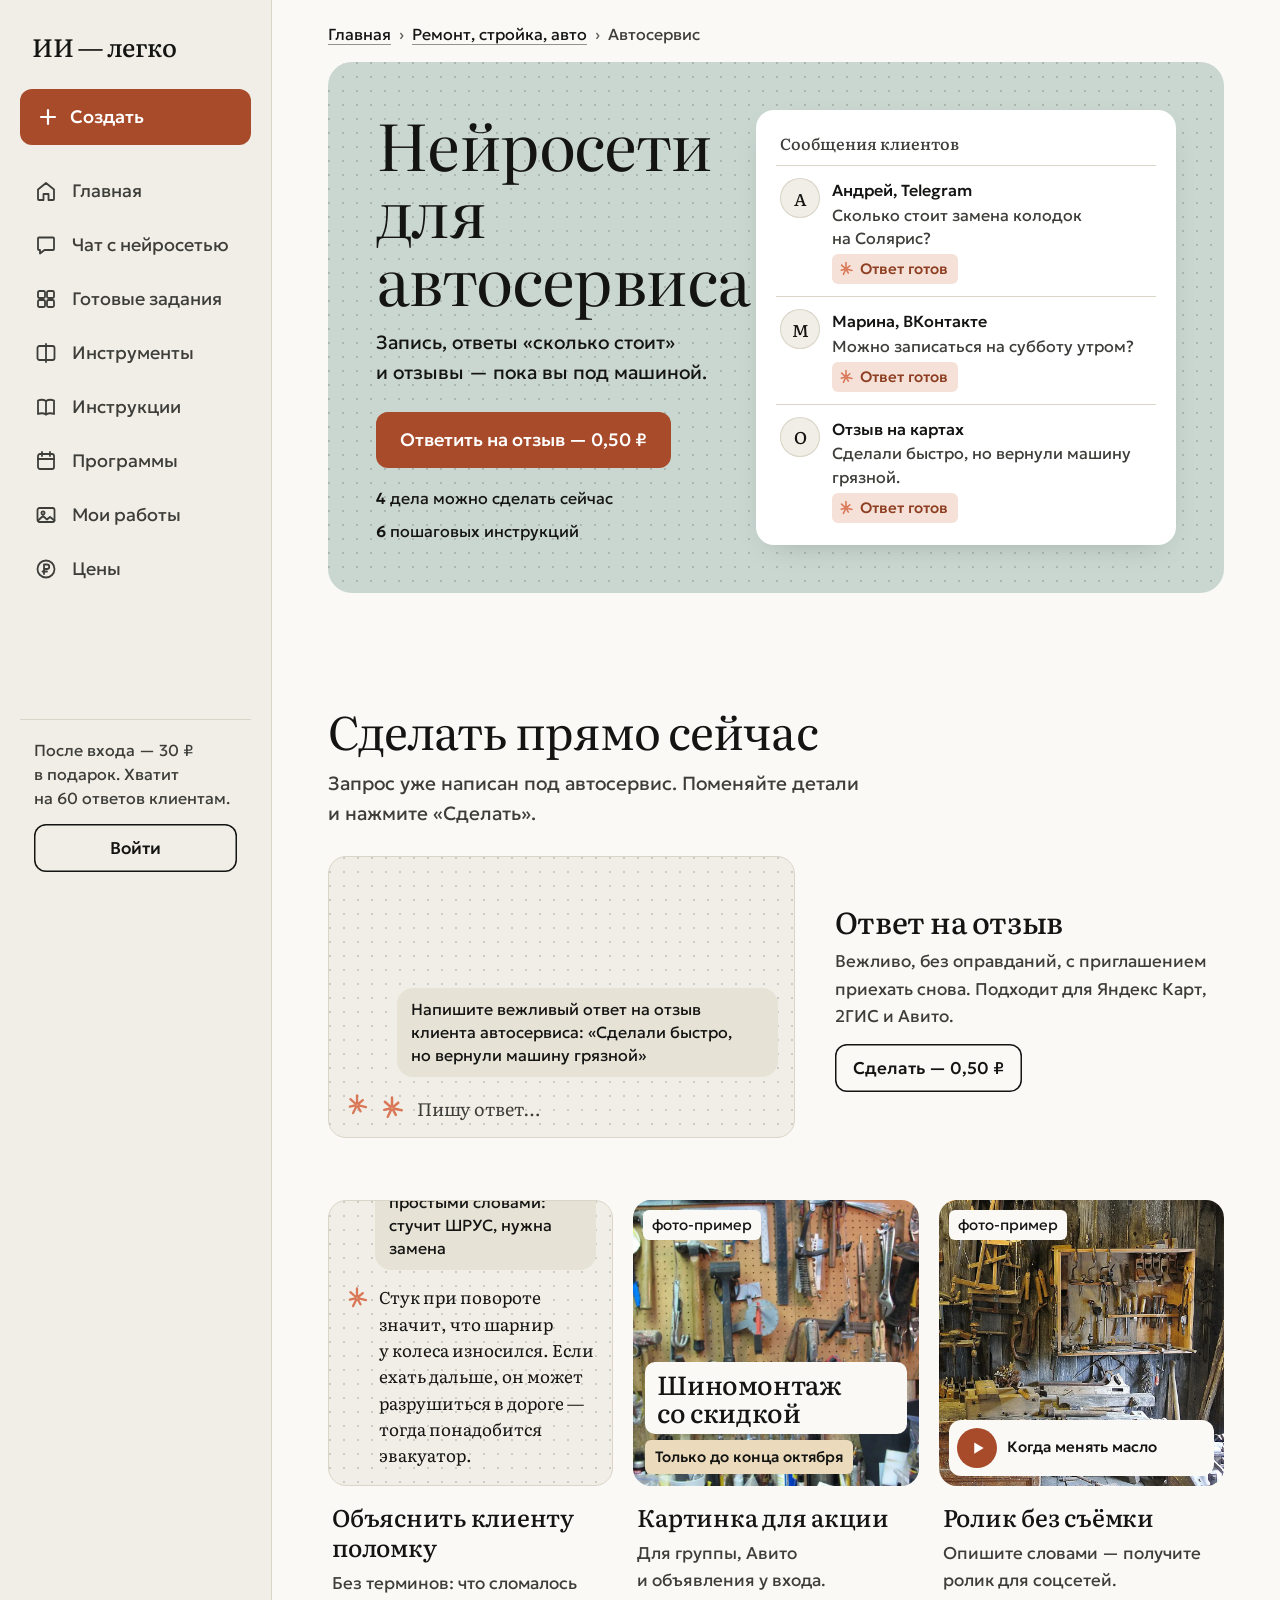
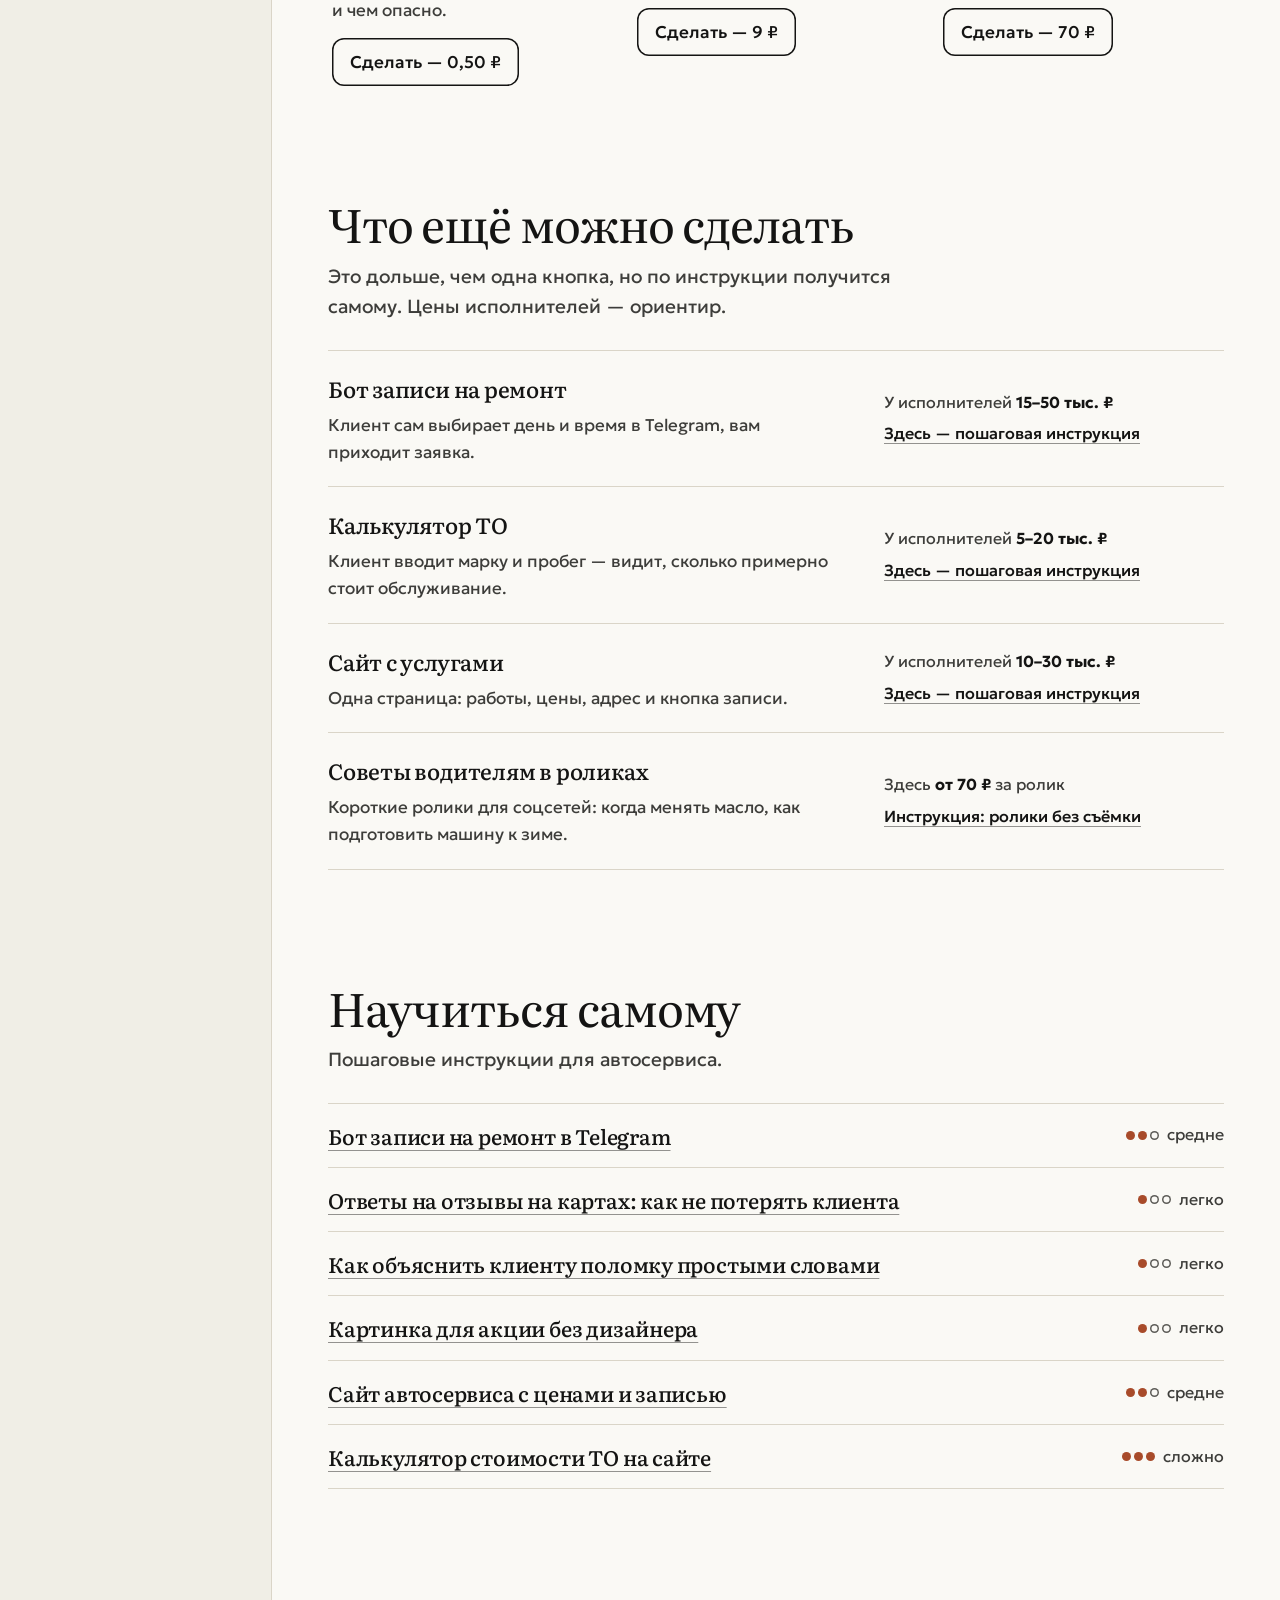
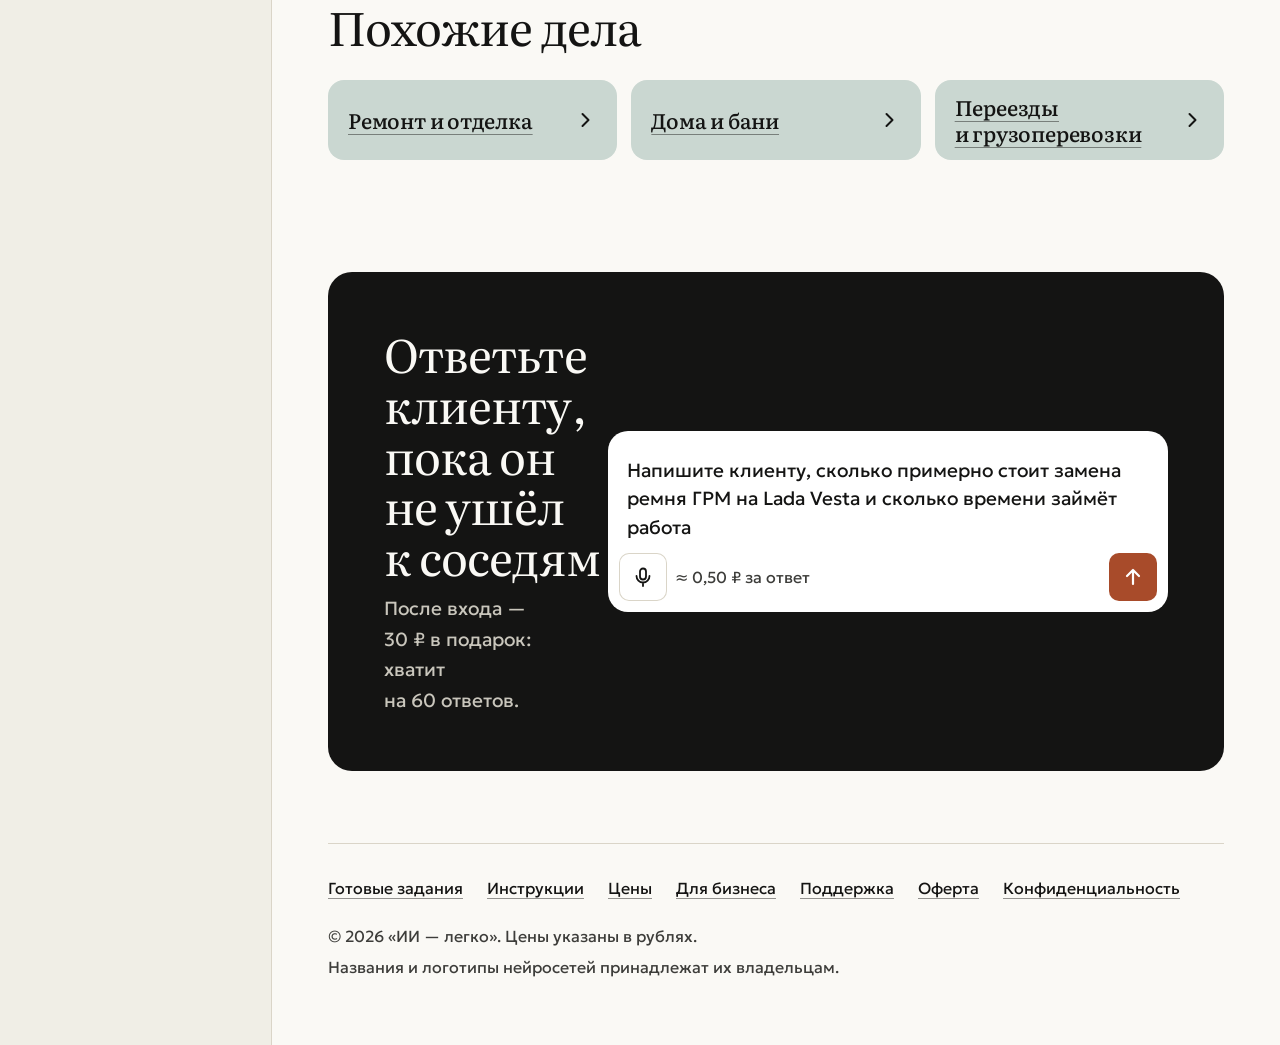
<file: d-claude/nisha.html>
<!doctype html>
<html lang="ru">
<head>
<meta charset="utf-8">
<meta name="viewport" content="width=device-width, initial-scale=1, viewport-fit=cover">
<title>Нейросети для автосервиса — ИИ — легко</title>
<meta name="description" content="Ответы на отзывы, объяснение поломки клиенту, картинка для акции и ролики без съёмки — за рубли. Пошаговые инструкции: бот записи, калькулятор ТО, сайт.">
<link rel="preload" href="fonts/literata-cyrillic-opsz-normal.woff2" as="font" type="font/woff2" crossorigin>
<link rel="preload" href="fonts/geologica-cyrillic-wght-normal.woff2" as="font" type="font/woff2" crossorigin>
<link rel="stylesheet" href="style.css">
</head>
<body>
<svg width="0" height="0" style="position:absolute" aria-hidden="true">
  <defs>
    <symbol id="i-home" viewBox="0 0 24 24" fill="none" stroke="currentColor" stroke-width="1.8" stroke-linecap="round" stroke-linejoin="round"><path d="M4 10.5 12 4l8 6.5V20a1 1 0 0 1-1 1h-4.5v-6h-5v6H5a1 1 0 0 1-1-1z"/></symbol>
    <symbol id="i-chat" viewBox="0 0 24 24" fill="none" stroke="currentColor" stroke-width="1.8" stroke-linecap="round" stroke-linejoin="round"><path d="M5 4.5h14a1 1 0 0 1 1 1V16a1 1 0 0 1-1 1h-8.5L6 20.5V17H5a1 1 0 0 1-1-1V5.5a1 1 0 0 1 1-1z"/></symbol>
    <symbol id="i-plus" viewBox="0 0 24 24" fill="none" stroke="currentColor" stroke-width="2.2" stroke-linecap="round"><path d="M12 5v14M5 12h14"/></symbol>
    <symbol id="i-grid" viewBox="0 0 24 24" fill="none" stroke="currentColor" stroke-width="1.8" stroke-linejoin="round"><rect x="4" y="4" width="7" height="7" rx="1.5"/><rect x="13" y="4" width="7" height="7" rx="1.5"/><rect x="4" y="13" width="7" height="7" rx="1.5"/><rect x="13" y="13" width="7" height="7" rx="1.5"/></symbol>
    <symbol id="i-image" viewBox="0 0 24 24" fill="none" stroke="currentColor" stroke-width="1.8" stroke-linecap="round" stroke-linejoin="round"><rect x="3.5" y="5" width="17" height="14" rx="2"/><circle cx="9" cy="10" r="1.6"/><path d="m4 17.5 5-4.5 4 3.5 3-2.5 4.5 3.5"/></symbol>
    <symbol id="i-split" viewBox="0 0 24 24" fill="none" stroke="currentColor" stroke-width="1.8" stroke-linecap="round" stroke-linejoin="round"><rect x="3.5" y="5" width="17" height="14" rx="2"/><path d="M12 3v18"/></symbol>
    <symbol id="i-book" viewBox="0 0 24 24" fill="none" stroke="currentColor" stroke-width="1.8" stroke-linecap="round" stroke-linejoin="round"><path d="M4 5.5c2.5-1 5.5-1 8 .5 2.5-1.5 5.5-1.5 8-.5V19c-2.5-1-5.5-1-8 .5-2.5-1.5-5.5-1.5-8-.5z"/><path d="M12 6v13.5"/></symbol>
    <symbol id="i-cal" viewBox="0 0 24 24" fill="none" stroke="currentColor" stroke-width="1.8" stroke-linecap="round" stroke-linejoin="round"><rect x="4" y="5" width="16" height="15" rx="2"/><path d="M4 10h16M8 3v4M16 3v4"/></symbol>
    <symbol id="i-rub" viewBox="0 0 24 24" fill="none" stroke="currentColor" stroke-width="1.8" stroke-linecap="round" stroke-linejoin="round"><circle cx="12" cy="12" r="8.5"/><path d="M10 7.5h3a2.25 2.25 0 0 1 0 4.5h-3zm0 4.5v5m-1.5-2.5H13"/></symbol>
    <symbol id="i-search" viewBox="0 0 24 24" fill="none" stroke="currentColor" stroke-width="2" stroke-linecap="round"><circle cx="11" cy="11" r="6.5"/><path d="m16 16 4 4"/></symbol>
    <symbol id="i-mic" viewBox="0 0 24 24" fill="none" stroke="currentColor" stroke-width="1.8" stroke-linecap="round"><rect x="9" y="3.5" width="6" height="11" rx="3"/><path d="M5.5 11a6.5 6.5 0 0 0 13 0M12 17.5V21"/></symbol>
    <symbol id="i-send" viewBox="0 0 24 24" fill="none" stroke="currentColor" stroke-width="2.2" stroke-linecap="round" stroke-linejoin="round"><path d="M12 19V5M6 11l6-6 6 6"/></symbol>
    <symbol id="i-left" viewBox="0 0 24 24" fill="none" stroke="currentColor" stroke-width="2" stroke-linecap="round" stroke-linejoin="round"><path d="m14.5 6-6 6 6 6"/></symbol>
    <symbol id="i-right" viewBox="0 0 24 24" fill="none" stroke="currentColor" stroke-width="2" stroke-linecap="round" stroke-linejoin="round"><path d="m9.5 6 6 6-6 6"/></symbol>
    <symbol id="i-play" viewBox="0 0 24 24"><path d="M7 4.5v15l12.5-7.5z" fill="currentColor"/></symbol>
    <symbol id="i-down" viewBox="0 0 24 24" fill="none" stroke="currentColor" stroke-width="2" stroke-linecap="round" stroke-linejoin="round"><path d="M12 4v11m-5-5 5 5 5-5M5 20h14"/></symbol>
    <symbol id="i-lr" viewBox="0 0 24 24" fill="none" stroke="currentColor" stroke-width="2" stroke-linecap="round" stroke-linejoin="round"><path d="m9 7-5 5 5 5M15 7l5 5-5 5"/></symbol>
    <symbol id="i-again" viewBox="0 0 24 24" fill="none" stroke="currentColor" stroke-width="2" stroke-linecap="round" stroke-linejoin="round"><path d="M19.5 12a7.5 7.5 0 1 1-2.2-5.3M19.5 4.5v4h-4"/></symbol>
  </defs>
</svg>

<a class="skip" href="#content">К содержанию</a>

<aside class="side" aria-label="Разделы">
  <a class="logo" href="index.html">ИИ — легко</a>
  <a class="btn btn-go" href="#now"><svg class="ico"><use href="#i-plus"/></svg>Создать</a>
  <nav class="snav">
    <a href="index.html"><svg class="ico"><use href="#i-home"/></svg>Главная</a>
    <a href="#"><svg class="ico"><use href="#i-chat"/></svg>Чат с нейросетью</a>
    <a href="index.html#tasks"><svg class="ico"><use href="#i-grid"/></svg>Готовые задания</a>
    <a href="index.html#tools"><svg class="ico"><use href="#i-split"/></svg>Инструменты</a>
    <a href="#learn"><svg class="ico"><use href="#i-book"/></svg>Инструкции</a>
    <a href="index.html#learn"><svg class="ico"><use href="#i-cal"/></svg>Программы</a>
    <a href="#"><svg class="ico"><use href="#i-image"/></svg>Мои работы</a>
    <a href="index.html#prices"><svg class="ico"><use href="#i-rub"/></svg>Цены</a>
  </nav>
  <div class="side-foot">
    <p>После входа — 30&nbsp;₽ в&nbsp;подарок. Хватит на&nbsp;60&nbsp;ответов клиентам.</p>
    <a class="btn btn-line btn-sm" href="#">Войти</a>
  </div>
</aside>

<header class="top">
  <a class="logo" href="index.html">ИИ — легко</a>
  <a class="btn btn-line" href="#">Войти</a>
</header>

<main class="main" id="content">
<div class="wrap">

  <nav class="crumbs" aria-label="Вы здесь">
    <a href="index.html">Главная</a><span aria-hidden="true">›</span>
    <a href="index.html#groups">Ремонт, стройка, авто</a><span aria-hidden="true">›</span>
    <span aria-current="page">Автосервис</span>
  </nav>

  <section class="nhead" aria-labelledby="h1">
    <div>
      <h1 id="h1">Нейросети для автосервиса</h1>
      <p class="lead">Запись, ответы «сколько стоит» и&nbsp;отзывы — пока вы под машиной.</p>
      <div class="hero-act" style="margin-top:24px">
        <a class="btn btn-go" href="#now">Ответить на&nbsp;отзыв — 0,50&nbsp;₽</a>
      </div>
      <ul class="nfacts">
        <li><b>4</b> дела можно сделать сейчас</li>
        <li><b>6</b> пошаговых инструкций</li>
      </ul>
    </div>
    <!-- нарисованный кодом входящий поток: что приходит в автосервис за день -->
    <div class="inbox" aria-label="Пример: сообщения клиентов и готовые ответы">
      <p class="inbox-h">Сообщения клиентов</p>
      <ul>
        <li><span class="av" aria-hidden="true">А</span><div><b>Андрей, Telegram</b><p>Сколько стоит замена колодок на&nbsp;Солярис?</p></div><span class="st">Ответ готов</span></li>
        <li><span class="av" aria-hidden="true">М</span><div><b>Марина, ВКонтакте</b><p>Можно записаться на&nbsp;субботу утром?</p></div><span class="st">Ответ готов</span></li>
        <li><span class="av" aria-hidden="true">О</span><div><b>Отзыв на&nbsp;картах</b><p>Сделали быстро, но&nbsp;вернули машину грязной.</p></div><span class="st">Ответ готов</span></li>
      </ul>
    </div>
  </section>

  <section class="sec" id="now" aria-labelledby="h-now">
    <div class="sec-head">
      <div>
        <h2 class="h2" id="h-now">Сделать прямо сейчас</h2>
        <p class="sub">Запрос уже написан под автосервис. Поменяйте детали и&nbsp;нажмите «Сделать».</p>
      </div>
    </div>
    <div class="now">
      <article class="job wide">
        <div class="pv">
          <div class="chat" id="revchat" aria-live="polite">
            <div class="msg-u text-only"><span>Напишите вежливый ответ на&nbsp;отзыв клиента автосервиса: «Сделали быстро, но&nbsp;вернули машину грязной»</span></div>
            <div class="msg-b" id="revans"><div class="bubble"><b>Готово: вежливый ответ и&nbsp;приглашение приехать снова</b>«Спасибо, что выбрали нас и&nbsp;оценили скорость! Простите за&nbsp;грязный салон — это наша ошибка. В&nbsp;следующий визит мойка за&nbsp;наш счёт. Ждём вас снова».</div></div>
          </div>
        </div>
        <div class="txt">
          <h3 class="h3">Ответ на&nbsp;отзыв</h3>
          <p>Вежливо, без оправданий, с&nbsp;приглашением приехать снова. Подходит для Яндекс Карт, 2ГИС и&nbsp;Авито.</p>
          <a class="btn btn-line btn-sm" href="#">Сделать — 0,50&nbsp;₽</a>
        </div>
      </article>

      <article class="job">
        <div class="pv">
          <div class="chat">
            <div class="msg-u text-only"><span>Объясните клиенту простыми словами: стучит ШРУС, нужна замена</span></div>
            <div class="msg-b"><div class="bubble">Стук при повороте значит, что шарнир у&nbsp;колеса износился. Если ехать дальше, он может разрушиться в&nbsp;дороге — тогда понадобится эвакуатор.</div></div>
          </div>
        </div>
        <div class="txt">
          <h3 class="h3">Объяснить клиенту поломку</h3>
          <p>Без терминов: что сломалось и&nbsp;чем опасно.</p>
          <a class="btn btn-line btn-sm" href="#">Сделать — 0,50&nbsp;₽</a>
        </div>
      </article>

      <article class="job">
        <div class="pv photo">
          <img src="../assets/gruppa-stroyka.webp" alt="" loading="lazy">
          <span class="ex">фото-пример</span>
          <div class="promo" aria-hidden="true"><b>Шиномонтаж со&nbsp;скидкой</b><span>Только до&nbsp;конца октября</span></div>
        </div>
        <div class="txt">
          <h3 class="h3">Картинка для акции</h3>
          <p>Для группы, Авито и&nbsp;объявления у&nbsp;входа.</p>
          <a class="btn btn-line btn-sm" href="#">Сделать — 9&nbsp;₽</a>
        </div>
      </article>

      <article class="job">
        <div class="pv photo">
          <img src="../assets/logotip.webp" alt="" loading="lazy">
          <span class="ex">фото-пример</span>
          <div class="ov-player" aria-hidden="true"><span class="pl"><svg><use href="#i-play"/></svg></span><span class="tl"><b>Когда менять масло</b><span class="bar"></span></span></div>
        </div>
        <div class="txt">
          <h3 class="h3">Ролик без съёмки</h3>
          <p>Опишите словами — получите ролик для соцсетей.</p>
          <a class="btn btn-line btn-sm" href="#">Сделать — 70&nbsp;₽</a>
        </div>
      </article>
    </div>
  </section>

  <section class="sec" aria-labelledby="h-more">
    <div class="sec-head">
      <div>
        <h2 class="h2" id="h-more">Что ещё можно сделать</h2>
        <p class="sub">Это дольше, чем одна кнопка, но&nbsp;по&nbsp;инструкции получится самому. Цены исполнителей — ориентир.</p>
      </div>
    </div>
    <ul class="more">
      <li>
        <h3>Бот записи на&nbsp;ремонт</h3>
        <p>Клиент сам выбирает день и&nbsp;время в&nbsp;Telegram, вам приходит заявка.</p>
        <div class="vs"><span>У&nbsp;исполнителей <b>15–50&nbsp;тыс.&nbsp;₽</b></span><a href="#">Здесь — пошаговая инструкция</a></div>
      </li>
      <li>
        <h3>Калькулятор ТО</h3>
        <p>Клиент вводит марку и&nbsp;пробег — видит, сколько примерно стоит обслуживание.</p>
        <div class="vs"><span>У&nbsp;исполнителей <b>5–20&nbsp;тыс.&nbsp;₽</b></span><a href="#">Здесь — пошаговая инструкция</a></div>
      </li>
      <li>
        <h3>Сайт с&nbsp;услугами</h3>
        <p>Одна страница: работы, цены, адрес и&nbsp;кнопка записи.</p>
        <div class="vs"><span>У&nbsp;исполнителей <b>10–30&nbsp;тыс.&nbsp;₽</b></span><a href="#">Здесь — пошаговая инструкция</a></div>
      </li>
      <li>
        <h3>Советы водителям в&nbsp;роликах</h3>
        <p>Короткие ролики для соцсетей: когда менять масло, как подготовить машину к&nbsp;зиме.</p>
        <div class="vs"><span>Здесь <b>от&nbsp;70&nbsp;₽</b> за&nbsp;ролик</span><a href="#">Инструкция: ролики без съёмки</a></div>
      </li>
    </ul>
  </section>

  <section class="sec" id="learn" aria-labelledby="h-learn">
    <div class="sec-head">
      <div>
        <h2 class="h2" id="h-learn">Научиться самому</h2>
        <p class="sub">Пошаговые инструкции для автосервиса.</p>
      </div>
    </div>
    <ul class="instr">
      <li><a href="#">Бот записи на&nbsp;ремонт в&nbsp;Telegram</a><span class="lvl" data-l="2"><i><s></s><s></s><s></s></i>средне</span></li>
      <li><a href="#">Ответы на&nbsp;отзывы на&nbsp;картах: как не&nbsp;потерять клиента</a><span class="lvl" data-l="1"><i><s></s><s></s><s></s></i>легко</span></li>
      <li><a href="#">Как объяснить клиенту поломку простыми словами</a><span class="lvl" data-l="1"><i><s></s><s></s><s></s></i>легко</span></li>
      <li><a href="#">Картинка для акции без дизайнера</a><span class="lvl" data-l="1"><i><s></s><s></s><s></s></i>легко</span></li>
      <li><a href="#">Сайт автосервиса с&nbsp;ценами и&nbsp;записью</a><span class="lvl" data-l="2"><i><s></s><s></s><s></s></i>средне</span></li>
      <li><a href="#">Калькулятор стоимости ТО на&nbsp;сайте</a><span class="lvl" data-l="3"><i><s></s><s></s><s></s></i>сложно</span></li>
    </ul>
  </section>

  <section class="sec" aria-labelledby="h-sim">
    <div class="sec-head"><div><h2 class="h2" id="h-sim">Похожие дела</h2></div></div>
    <div class="similar">
      <a href="#">Ремонт и&nbsp;отделка<svg class="ico" aria-hidden="true"><use href="#i-right"/></svg></a>
      <a href="#">Дома и&nbsp;бани<svg class="ico" aria-hidden="true"><use href="#i-right"/></svg></a>
      <a href="#">Переезды и&nbsp;грузоперевозки<svg class="ico" aria-hidden="true"><use href="#i-right"/></svg></a>
    </div>
  </section>

  <section class="final" aria-labelledby="h-final">
    <div>
      <h2 class="h2" id="h-final">Ответьте клиенту, пока он не&nbsp;ушёл к&nbsp;соседям</h2>
      <p class="sub">После входа — 30&nbsp;₽ в&nbsp;подарок: хватит на&nbsp;60&nbsp;ответов.</p>
    </div>
    <form class="composer" onsubmit="return false">
      <div class="cfield">
        <label class="vh" for="ask2">Попросите нейросеть</label>
        <textarea id="ask2" rows="3">Напишите клиенту, сколько примерно стоит замена ремня ГРМ на Lada Vesta и сколько времени займёт работа</textarea>
      </div>
      <div class="crow">
        <button type="button" class="cbtn" aria-label="Сказать голосом"><svg class="ico"><use href="#i-mic"/></svg></button>
        <span class="cprice">≈ 0,50&nbsp;₽ за&nbsp;ответ</span>
        <button type="submit" class="csend" aria-label="Отправить"><svg class="ico"><use href="#i-send"/></svg></button>
      </div>
    </form>
  </section>

  <footer class="foot">
    <nav aria-label="Подвал">
      <a href="index.html#tasks">Готовые задания</a><a href="#learn">Инструкции</a><a href="index.html#prices">Цены</a><a href="#">Для бизнеса</a><a href="#">Поддержка</a><a href="#">Оферта</a><a href="#">Конфиденциальность</a>
    </nav>
    <div>
      <p>© 2026 «ИИ — легко». Цены указаны в&nbsp;рублях.</p>
      <p>Названия и&nbsp;логотипы нейросетей принадлежат их владельцам.</p>
    </div>
  </footer>

</div>
</main>

<nav class="tabbar" aria-label="Разделы">
  <a href="index.html"><svg class="ico"><use href="#i-home"/></svg>Главная</a>
  <a href="#"><svg class="ico"><use href="#i-chat"/></svg>Чат</a>
  <a class="create" href="#now"><svg class="ico"><use href="#i-plus"/></svg>Создать</a>
  <a href="index.html#tasks"><svg class="ico"><use href="#i-grid"/></svg>Задания</a>
  <a href="#"><svg class="ico"><use href="#i-image"/></svg>Работы</a>
</nav>

<script>
(() => {
  // Одно движение на странице: ответ на отзыв «приходит», когда пример виден
  if (matchMedia('(prefers-reduced-motion: reduce)').matches) return;
  const ans = document.getElementById('revans');
  const chat = document.getElementById('revchat');
  const answer = ans.innerHTML;
  ans.style.visibility = 'hidden';
  const io = new IntersectionObserver((es) => {
    if (!es[0].isIntersecting) return;
    io.disconnect();
    ans.innerHTML = '<div class="working"><span class="spark" aria-hidden="true"></span>Пишу ответ…</div>';
    ans.style.visibility = '';
    setTimeout(() => {
      ans.innerHTML = answer;
      ans.querySelector('.bubble').classList.add('develop');
    }, 1500);
  }, { threshold: .5 });
  io.observe(chat);
})();
</script>
</body>
</html>
</file>
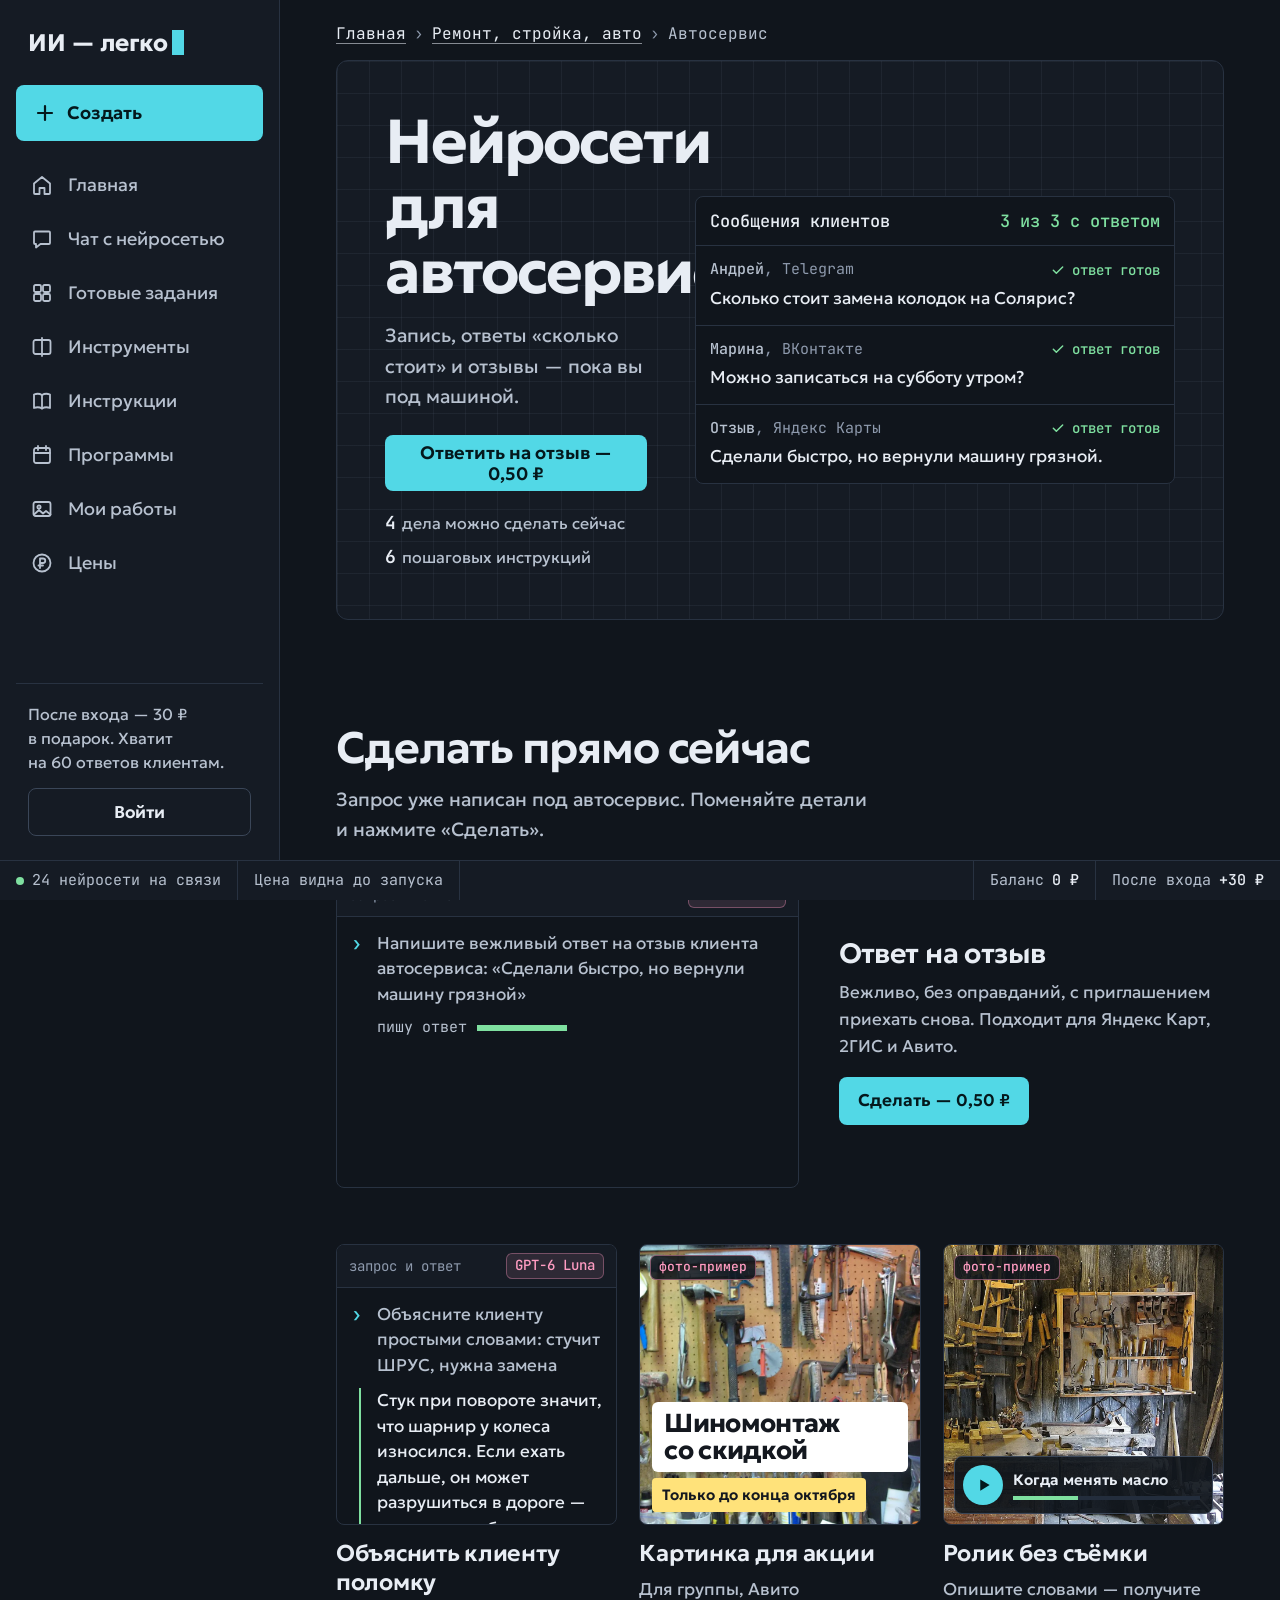
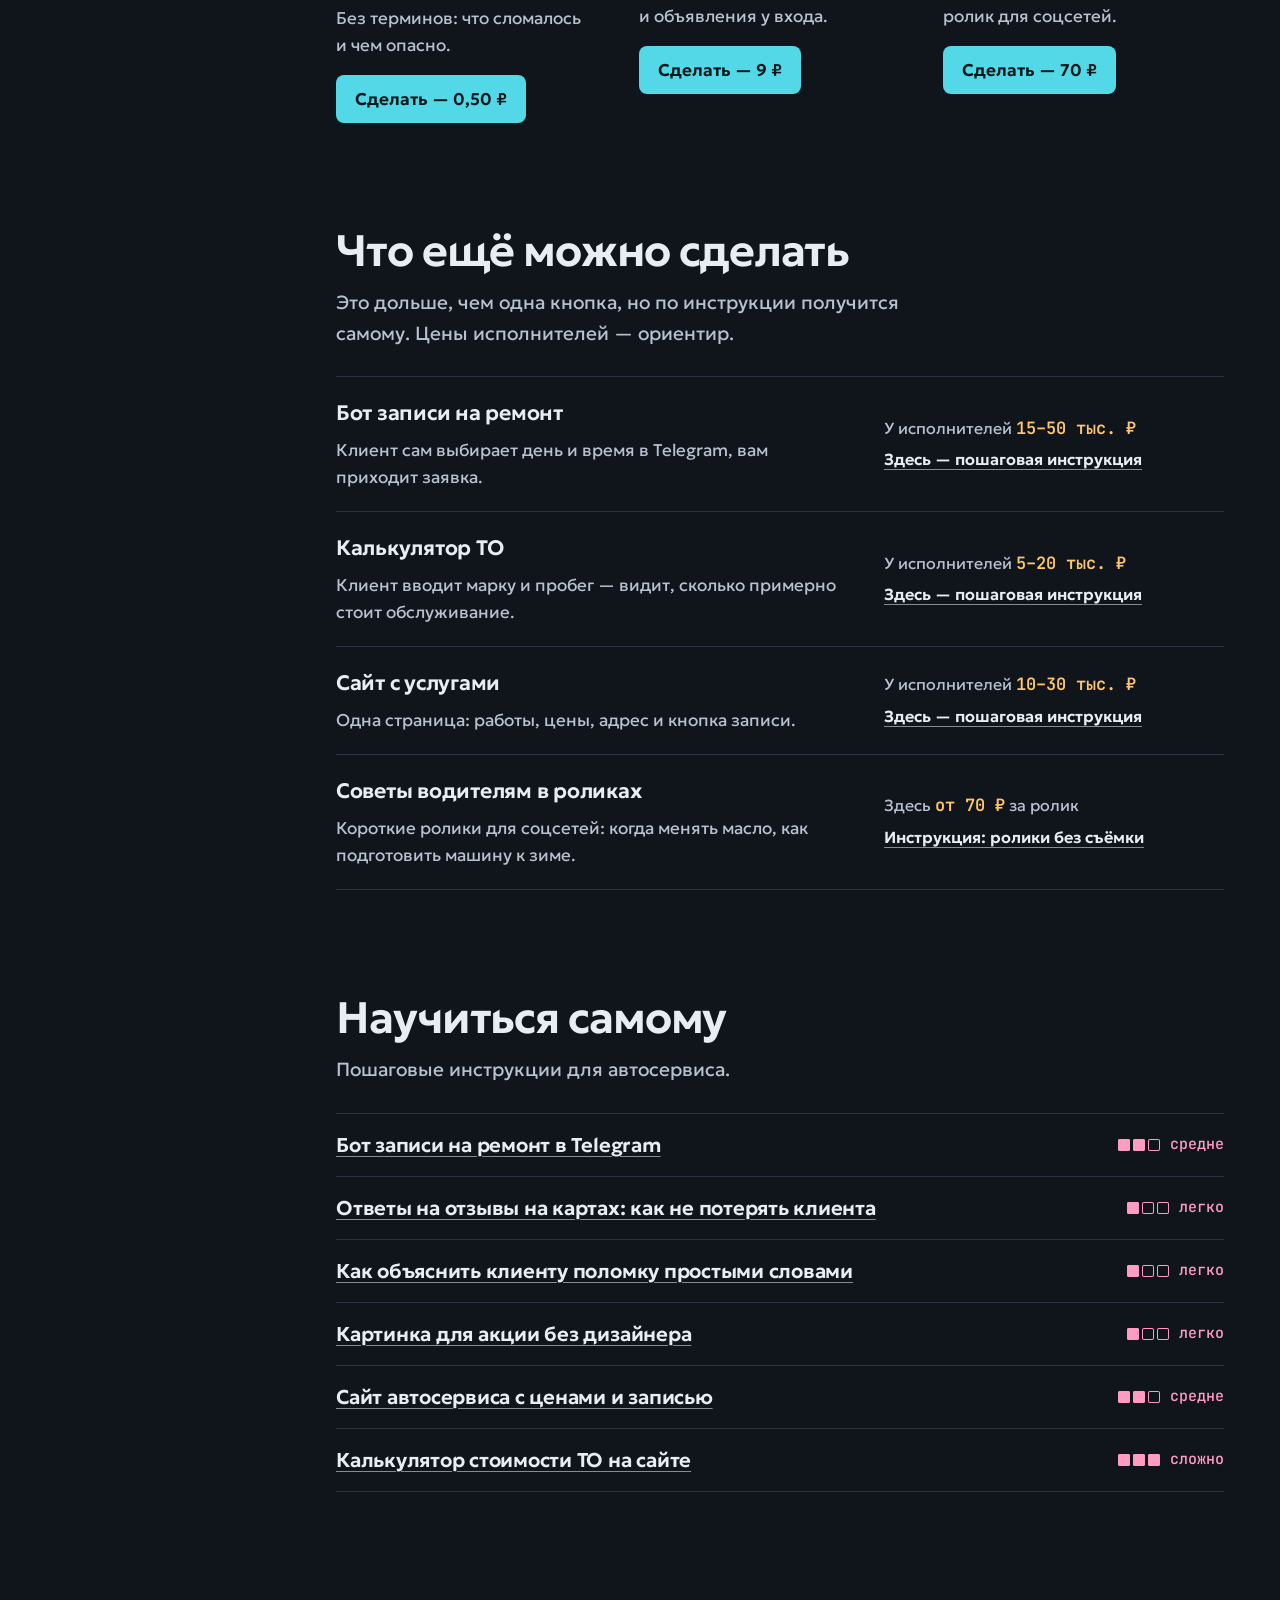
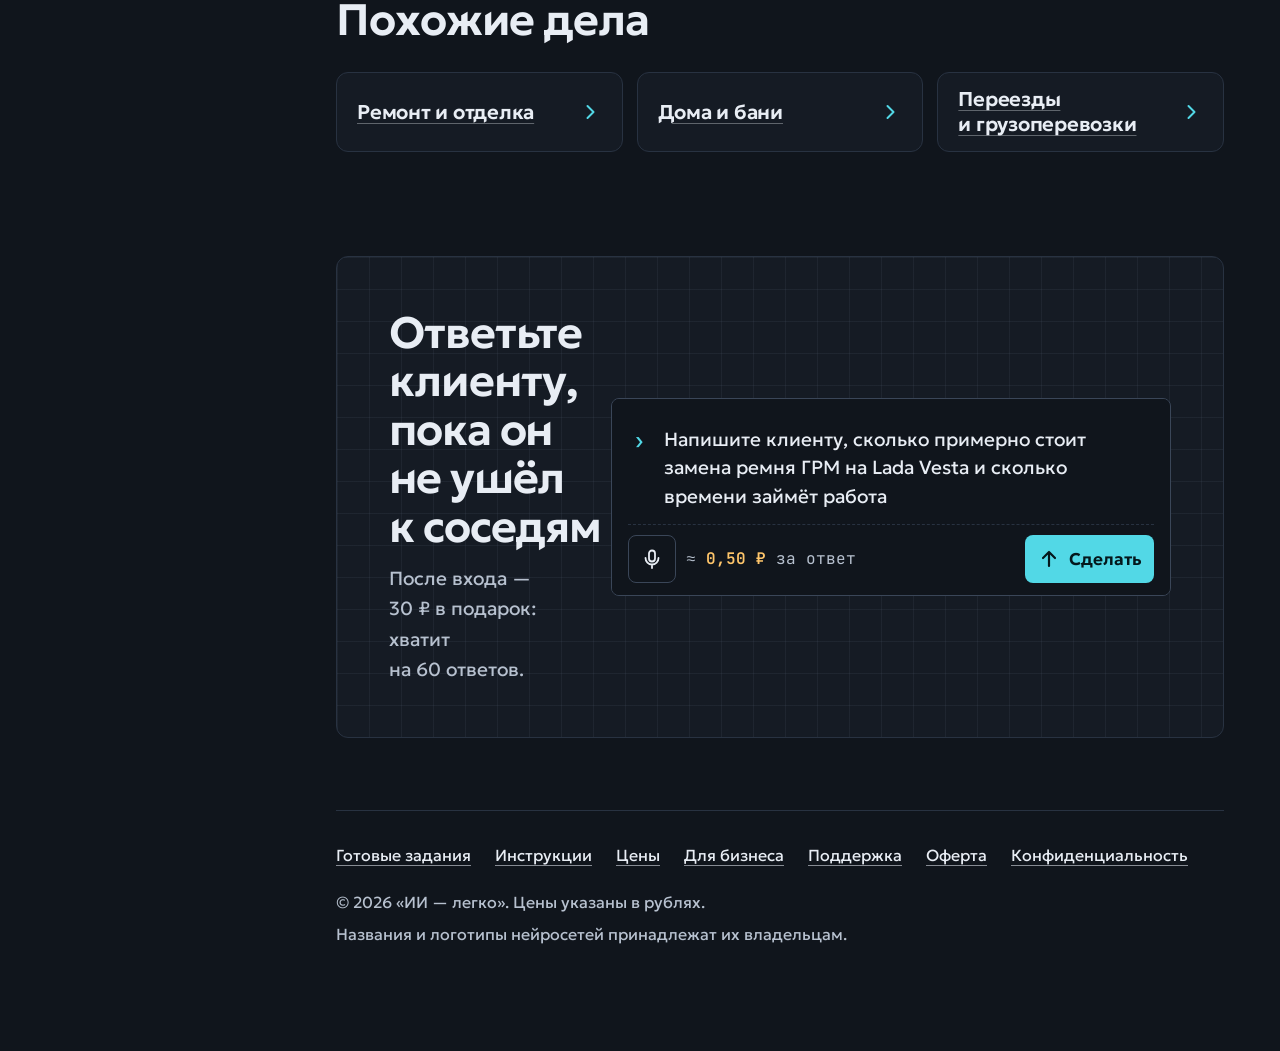
<file: e-code/nisha.html>
<!doctype html>
<html lang="ru">
<head>
<meta charset="utf-8">
<meta name="viewport" content="width=device-width, initial-scale=1, viewport-fit=cover">
<title>Нейросети для автосервиса — ИИ — легко</title>
<meta name="description" content="Ответы на отзывы, объяснение поломки клиенту, картинка для акции и ролики без съёмки — за рубли. Пошаговые инструкции: бот записи, калькулятор ТО, сайт.">
<link rel="preload" href="fonts/geologica-cyrillic-shrp-normal.woff2" as="font" type="font/woff2" crossorigin>
<link rel="preload" href="fonts/jetbrains-mono-cyrillic-wght-normal.woff2" as="font" type="font/woff2" crossorigin>
<meta name="theme-color" content="#151B24">
<link rel="stylesheet" href="style.css">
</head>
<body>
<svg width="0" height="0" style="position:absolute" aria-hidden="true">
  <defs>
    <symbol id="i-home" viewBox="0 0 24 24" fill="none" stroke="currentColor" stroke-width="1.8" stroke-linecap="round" stroke-linejoin="round"><path d="M4 10.5 12 4l8 6.5V20a1 1 0 0 1-1 1h-4.5v-6h-5v6H5a1 1 0 0 1-1-1z"/></symbol>
    <symbol id="i-chat" viewBox="0 0 24 24" fill="none" stroke="currentColor" stroke-width="1.8" stroke-linecap="round" stroke-linejoin="round"><path d="M5 4.5h14a1 1 0 0 1 1 1V16a1 1 0 0 1-1 1h-8.5L6 20.5V17H5a1 1 0 0 1-1-1V5.5a1 1 0 0 1 1-1z"/></symbol>
    <symbol id="i-plus" viewBox="0 0 24 24" fill="none" stroke="currentColor" stroke-width="2.2" stroke-linecap="round"><path d="M12 5v14M5 12h14"/></symbol>
    <symbol id="i-grid" viewBox="0 0 24 24" fill="none" stroke="currentColor" stroke-width="1.8" stroke-linejoin="round"><rect x="4" y="4" width="7" height="7" rx="1.5"/><rect x="13" y="4" width="7" height="7" rx="1.5"/><rect x="4" y="13" width="7" height="7" rx="1.5"/><rect x="13" y="13" width="7" height="7" rx="1.5"/></symbol>
    <symbol id="i-image" viewBox="0 0 24 24" fill="none" stroke="currentColor" stroke-width="1.8" stroke-linecap="round" stroke-linejoin="round"><rect x="3.5" y="5" width="17" height="14" rx="2"/><circle cx="9" cy="10" r="1.6"/><path d="m4 17.5 5-4.5 4 3.5 3-2.5 4.5 3.5"/></symbol>
    <symbol id="i-split" viewBox="0 0 24 24" fill="none" stroke="currentColor" stroke-width="1.8" stroke-linecap="round" stroke-linejoin="round"><rect x="3.5" y="5" width="17" height="14" rx="2"/><path d="M12 3v18"/></symbol>
    <symbol id="i-book" viewBox="0 0 24 24" fill="none" stroke="currentColor" stroke-width="1.8" stroke-linecap="round" stroke-linejoin="round"><path d="M4 5.5c2.5-1 5.5-1 8 .5 2.5-1.5 5.5-1.5 8-.5V19c-2.5-1-5.5-1-8 .5-2.5-1.5-5.5-1.5-8-.5z"/><path d="M12 6v13.5"/></symbol>
    <symbol id="i-cal" viewBox="0 0 24 24" fill="none" stroke="currentColor" stroke-width="1.8" stroke-linecap="round" stroke-linejoin="round"><rect x="4" y="5" width="16" height="15" rx="2"/><path d="M4 10h16M8 3v4M16 3v4"/></symbol>
    <symbol id="i-rub" viewBox="0 0 24 24" fill="none" stroke="currentColor" stroke-width="1.8" stroke-linecap="round" stroke-linejoin="round"><circle cx="12" cy="12" r="8.5"/><path d="M10 7.5h3a2.25 2.25 0 0 1 0 4.5h-3zm0 4.5v5m-1.5-2.5H13"/></symbol>
    <symbol id="i-search" viewBox="0 0 24 24" fill="none" stroke="currentColor" stroke-width="2" stroke-linecap="round"><circle cx="11" cy="11" r="6.5"/><path d="m16 16 4 4"/></symbol>
    <symbol id="i-mic" viewBox="0 0 24 24" fill="none" stroke="currentColor" stroke-width="1.8" stroke-linecap="round"><rect x="9" y="3.5" width="6" height="11" rx="3"/><path d="M5.5 11a6.5 6.5 0 0 0 13 0M12 17.5V21"/></symbol>
    <symbol id="i-send" viewBox="0 0 24 24" fill="none" stroke="currentColor" stroke-width="2.2" stroke-linecap="round" stroke-linejoin="round"><path d="M12 19V5M6 11l6-6 6 6"/></symbol>
    <symbol id="i-left" viewBox="0 0 24 24" fill="none" stroke="currentColor" stroke-width="2" stroke-linecap="round" stroke-linejoin="round"><path d="m14.5 6-6 6 6 6"/></symbol>
    <symbol id="i-right" viewBox="0 0 24 24" fill="none" stroke="currentColor" stroke-width="2" stroke-linecap="round" stroke-linejoin="round"><path d="m9.5 6 6 6-6 6"/></symbol>
    <symbol id="i-play" viewBox="0 0 24 24"><path d="M7 4.5v15l12.5-7.5z" fill="currentColor"/></symbol>
    <symbol id="i-down" viewBox="0 0 24 24" fill="none" stroke="currentColor" stroke-width="2" stroke-linecap="round" stroke-linejoin="round"><path d="M12 4v11m-5-5 5 5 5-5M5 20h14"/></symbol>
    <symbol id="i-lr" viewBox="0 0 24 24" fill="none" stroke="currentColor" stroke-width="2" stroke-linecap="round" stroke-linejoin="round"><path d="m9 7-5 5 5 5M15 7l5 5-5 5"/></symbol>
    <symbol id="i-check" viewBox="0 0 24 24" fill="none" stroke="currentColor" stroke-width="2.2" stroke-linecap="round" stroke-linejoin="round"><path d="m5 12.5 4.5 4.5L19 7.5"/></symbol>
    <symbol id="i-again" viewBox="0 0 24 24" fill="none" stroke="currentColor" stroke-width="2" stroke-linecap="round" stroke-linejoin="round"><path d="M19.5 12a7.5 7.5 0 1 1-2.2-5.3M19.5 4.5v4h-4"/></symbol>
  </defs>
</svg>

<a class="skip" href="#content">К содержанию</a>

<aside class="side" aria-label="Разделы">
  <a class="logo" href="index.html">ИИ — легко</a>
  <a class="btn btn-go" href="#now"><svg class="ico"><use href="#i-plus"/></svg>Создать</a>
  <nav class="snav">
    <a href="index.html"><svg class="ico"><use href="#i-home"/></svg>Главная</a>
    <a href="#"><svg class="ico"><use href="#i-chat"/></svg>Чат с нейросетью</a>
    <a href="index.html#tasks"><svg class="ico"><use href="#i-grid"/></svg>Готовые задания</a>
    <a href="index.html#tools"><svg class="ico"><use href="#i-split"/></svg>Инструменты</a>
    <a href="#learn"><svg class="ico"><use href="#i-book"/></svg>Инструкции</a>
    <a href="index.html#learn"><svg class="ico"><use href="#i-cal"/></svg>Программы</a>
    <a href="#"><svg class="ico"><use href="#i-image"/></svg>Мои работы</a>
    <a href="index.html#prices"><svg class="ico"><use href="#i-rub"/></svg>Цены</a>
  </nav>
  <div class="side-foot">
    <p>После входа — 30&nbsp;₽ в&nbsp;подарок. Хватит на&nbsp;60&nbsp;ответов клиентам.</p>
    <a class="btn btn-line btn-sm" href="#">Войти</a>
  </div>
</aside>

<!-- Компьютер: статус-бар, как в редакторе кода -->
<div class="status">
  <span><i aria-hidden="true"></i>24&nbsp;нейросети на&nbsp;связи</span>
  <span>Цена видна до&nbsp;запуска</span>
  <span class="grow"></span>
  <span class="end">Баланс <b class="rub">0&nbsp;₽</b></span>
  <span class="end">После входа <b class="rub">+30&nbsp;₽</b></span>
</div>

<header class="top">
  <a class="logo" href="index.html">ИИ — легко</a>
  <a class="btn btn-line" href="#">Войти</a>
</header>

<main class="main" id="content">
<div class="wrap">

  <nav class="crumbs" aria-label="Вы здесь">
    <a href="index.html">Главная</a><span aria-hidden="true">›</span>
    <a href="index.html#groups">Ремонт, стройка, авто</a><span aria-hidden="true">›</span>
    <span aria-current="page">Автосервис</span>
  </nav>

  <section class="nhead" aria-labelledby="h1">
    <div>
      <h1 id="h1">Нейросети для автосервиса</h1>
      <p class="lead">Запись, ответы «сколько стоит» и&nbsp;отзывы — пока вы под машиной.</p>
      <div class="hero-act" style="margin-top:24px">
        <a class="btn btn-go" href="#now"><span>Ответить на&nbsp;отзыв — <span class="rub">0,50&nbsp;₽</span></span></a>
      </div>
      <ul class="nfacts">
        <li><b>4</b>дела можно сделать сейчас</li>
        <li><b>6</b>пошаговых инструкций</li>
      </ul>
    </div>
    <!-- нарисованный кодом входящий поток: что приходит в автосервис за день -->
    <div class="inbox" aria-label="Пример: сообщения клиентов и готовые ответы">
      <p class="inbox-h"><span>Сообщения клиентов</span><b>3 из&nbsp;3 с&nbsp;ответом</b></p>
      <ul>
        <li><div class="who"><span><b>Андрей</b>, Telegram</span><span class="st"><svg aria-hidden="true"><use href="#i-check"/></svg>ответ готов</span></div><p>Сколько стоит замена колодок на&nbsp;Солярис?</p></li>
        <li><div class="who"><span><b>Марина</b>, ВКонтакте</span><span class="st"><svg aria-hidden="true"><use href="#i-check"/></svg>ответ готов</span></div><p>Можно записаться на&nbsp;субботу утром?</p></li>
        <li><div class="who"><span><b>Отзыв</b>, Яндекс Карты</span><span class="st"><svg aria-hidden="true"><use href="#i-check"/></svg>ответ готов</span></div><p>Сделали быстро, но&nbsp;вернули машину грязной.</p></li>
      </ul>
    </div>
  </section>

  <section class="sec" id="now" aria-labelledby="h-now">
    <div class="sec-head">
      <div>
        <h2 class="h2" id="h-now">Сделать прямо сейчас</h2>
        <p class="sub">Запрос уже написан под автосервис. Поменяйте детали и&nbsp;нажмите «Сделать».</p>
      </div>
    </div>
    <div class="now">
      <article class="job wide">
        <div class="pv">
          <div class="pv-h"><span>запрос и&nbsp;ответ</span><span class="tag">GPT-6 Luna</span></div>
          <div class="chat" id="revchat" aria-live="polite">
            <p class="q">Напишите вежливый ответ на&nbsp;отзыв клиента автосервиса: «Сделали быстро, но&nbsp;вернули машину грязной»</p>
            <div id="revans"><div class="a"><div><b>готово: вежливый ответ и&nbsp;приглашение приехать снова</b>«Спасибо, что выбрали нас и&nbsp;оценили скорость! Простите за&nbsp;грязный салон — это наша ошибка. В&nbsp;следующий визит мойка за&nbsp;наш счёт. Ждём вас снова».</div></div></div>
          </div>
        </div>
        <div class="txt">
          <h3 class="h3">Ответ на&nbsp;отзыв</h3>
          <p>Вежливо, без оправданий, с&nbsp;приглашением приехать снова. Подходит для Яндекс Карт, 2ГИС и&nbsp;Авито.</p>
          <a class="btn btn-go btn-sm" href="#"><span>Сделать — <span class="rub">0,50&nbsp;₽</span></span></a>
        </div>
      </article>

      <article class="job">
        <div class="pv">
          <div class="pv-h"><span>запрос и&nbsp;ответ</span><span class="tag">GPT-6 Luna</span></div>
          <div class="chat">
            <p class="q">Объясните клиенту простыми словами: стучит ШРУС, нужна замена</p>
            <div class="a"><div>Стук при повороте значит, что шарнир у&nbsp;колеса износился. Если ехать дальше, он может разрушиться в&nbsp;дороге — тогда понадобится эвакуатор.</div></div>
          </div>
        </div>
        <div class="txt">
          <h3 class="h3">Объяснить клиенту поломку</h3>
          <p>Без терминов: что сломалось и&nbsp;чем опасно.</p>
          <a class="btn btn-go btn-sm" href="#"><span>Сделать — <span class="rub">0,50&nbsp;₽</span></span></a>
        </div>
      </article>

      <article class="job">
        <div class="pv photo">
          <img src="../assets/gruppa-stroyka.webp" alt="" loading="lazy">
          <span class="ex">фото-пример</span>
          <div class="promo" aria-hidden="true"><b>Шиномонтаж со&nbsp;скидкой</b><span>Только до&nbsp;конца октября</span></div>
        </div>
        <div class="txt">
          <h3 class="h3">Картинка для акции</h3>
          <p>Для группы, Авито и&nbsp;объявления у&nbsp;входа.</p>
          <a class="btn btn-go btn-sm" href="#"><span>Сделать — <span class="rub">9&nbsp;₽</span></span></a>
        </div>
      </article>

      <article class="job">
        <div class="pv photo">
          <img src="../assets/logotip.webp" alt="" loading="lazy">
          <span class="ex">фото-пример</span>
          <div class="ov-player" aria-hidden="true"><span class="pl"><svg><use href="#i-play"/></svg></span><span class="tl"><b>Когда менять масло</b><span class="bar"></span></span></div>
        </div>
        <div class="txt">
          <h3 class="h3">Ролик без съёмки</h3>
          <p>Опишите словами — получите ролик для соцсетей.</p>
          <a class="btn btn-go btn-sm" href="#"><span>Сделать — <span class="rub">70&nbsp;₽</span></span></a>
        </div>
      </article>
    </div>
  </section>

  <section class="sec" aria-labelledby="h-more">
    <div class="sec-head">
      <div>
        <h2 class="h2" id="h-more">Что ещё можно сделать</h2>
        <p class="sub">Это дольше, чем одна кнопка, но&nbsp;по&nbsp;инструкции получится самому. Цены исполнителей — ориентир.</p>
      </div>
    </div>
    <ul class="more">
      <li>
        <h3>Бот записи на&nbsp;ремонт</h3>
        <p>Клиент сам выбирает день и&nbsp;время в&nbsp;Telegram, вам приходит заявка.</p>
        <div class="vs"><span>У&nbsp;исполнителей <b>15–50&nbsp;тыс.&nbsp;₽</b></span><a href="#">Здесь — пошаговая инструкция</a></div>
      </li>
      <li>
        <h3>Калькулятор ТО</h3>
        <p>Клиент вводит марку и&nbsp;пробег — видит, сколько примерно стоит обслуживание.</p>
        <div class="vs"><span>У&nbsp;исполнителей <b>5–20&nbsp;тыс.&nbsp;₽</b></span><a href="#">Здесь — пошаговая инструкция</a></div>
      </li>
      <li>
        <h3>Сайт с&nbsp;услугами</h3>
        <p>Одна страница: работы, цены, адрес и&nbsp;кнопка записи.</p>
        <div class="vs"><span>У&nbsp;исполнителей <b>10–30&nbsp;тыс.&nbsp;₽</b></span><a href="#">Здесь — пошаговая инструкция</a></div>
      </li>
      <li>
        <h3>Советы водителям в&nbsp;роликах</h3>
        <p>Короткие ролики для соцсетей: когда менять масло, как подготовить машину к&nbsp;зиме.</p>
        <div class="vs"><span>Здесь <b>от&nbsp;70&nbsp;₽</b> за&nbsp;ролик</span><a href="#">Инструкция: ролики без съёмки</a></div>
      </li>
    </ul>
  </section>

  <section class="sec" id="learn" aria-labelledby="h-learn">
    <div class="sec-head">
      <div>
        <h2 class="h2" id="h-learn">Научиться самому</h2>
        <p class="sub">Пошаговые инструкции для автосервиса.</p>
      </div>
    </div>
    <ul class="instr">
      <li><a href="#">Бот записи на&nbsp;ремонт в&nbsp;Telegram</a><span class="lvl" data-l="2"><i><s></s><s></s><s></s></i>средне</span></li>
      <li><a href="#">Ответы на&nbsp;отзывы на&nbsp;картах: как не&nbsp;потерять клиента</a><span class="lvl" data-l="1"><i><s></s><s></s><s></s></i>легко</span></li>
      <li><a href="#">Как объяснить клиенту поломку простыми словами</a><span class="lvl" data-l="1"><i><s></s><s></s><s></s></i>легко</span></li>
      <li><a href="#">Картинка для акции без дизайнера</a><span class="lvl" data-l="1"><i><s></s><s></s><s></s></i>легко</span></li>
      <li><a href="#">Сайт автосервиса с&nbsp;ценами и&nbsp;записью</a><span class="lvl" data-l="2"><i><s></s><s></s><s></s></i>средне</span></li>
      <li><a href="#">Калькулятор стоимости ТО на&nbsp;сайте</a><span class="lvl" data-l="3"><i><s></s><s></s><s></s></i>сложно</span></li>
    </ul>
  </section>

  <section class="sec" aria-labelledby="h-sim">
    <div class="sec-head"><div><h2 class="h2" id="h-sim">Похожие дела</h2></div></div>
    <div class="similar">
      <a href="#">Ремонт и&nbsp;отделка<svg class="ico" aria-hidden="true"><use href="#i-right"/></svg></a>
      <a href="#">Дома и&nbsp;бани<svg class="ico" aria-hidden="true"><use href="#i-right"/></svg></a>
      <a href="#">Переезды и&nbsp;грузоперевозки<svg class="ico" aria-hidden="true"><use href="#i-right"/></svg></a>
    </div>
  </section>

  <section class="final" aria-labelledby="h-final">
    <div>
      <h2 class="h2" id="h-final">Ответьте клиенту, пока он не&nbsp;ушёл к&nbsp;соседям</h2>
      <p class="sub">После входа — 30&nbsp;₽ в&nbsp;подарок: хватит на&nbsp;60&nbsp;ответов.</p>
    </div>
    <form class="composer" onsubmit="return false">
      <div class="cbody">
        <div class="cfield">
          <span class="prompt" aria-hidden="true">›</span>
          <div class="box">
            <label class="vh" for="ask2">Попросите нейросеть</label>
            <textarea id="ask2" rows="3">Напишите клиенту, сколько примерно стоит замена ремня ГРМ на Lada Vesta и сколько времени займёт работа</textarea>
          </div>
        </div>
        <div class="crow">
          <button type="button" class="cbtn" aria-label="Сказать голосом"><svg class="ico"><use href="#i-mic"/></svg></button>
          <span class="cprice">≈ <span class="rub">0,50&nbsp;₽</span> за&nbsp;ответ</span>
          <button type="submit" class="csend" aria-label="Сделать"><svg class="ico" aria-hidden="true"><use href="#i-send"/></svg><span class="lbl-send" aria-hidden="true">Сделать</span></button>
        </div>
      </div>
    </form>
  </section>

  <footer class="foot">
    <nav aria-label="Подвал">
      <a href="index.html#tasks">Готовые задания</a><a href="#learn">Инструкции</a><a href="index.html#prices">Цены</a><a href="#">Для бизнеса</a><a href="#">Поддержка</a><a href="#">Оферта</a><a href="#">Конфиденциальность</a>
    </nav>
    <div>
      <p>© 2026 «ИИ — легко». Цены указаны в&nbsp;рублях.</p>
      <p>Названия и&nbsp;логотипы нейросетей принадлежат их владельцам.</p>
    </div>
  </footer>

</div>
</main>

<nav class="tabbar" aria-label="Разделы">
  <a href="index.html"><svg class="ico"><use href="#i-home"/></svg>Главная</a>
  <a href="#"><svg class="ico"><use href="#i-chat"/></svg>Чат</a>
  <a class="create" href="#now"><svg class="ico"><use href="#i-plus"/></svg>Создать</a>
  <a href="index.html#tasks"><svg class="ico"><use href="#i-grid"/></svg>Задания</a>
  <a href="#"><svg class="ico"><use href="#i-image"/></svg>Работы</a>
</nav>

<script>
(() => {
  // Одно движение на странице: ответ на отзыв «приходит», когда пример виден
  if (matchMedia('(prefers-reduced-motion: reduce)').matches) return;
  const ans = document.getElementById('revans');
  const chat = document.getElementById('revchat');
  const answer = ans.innerHTML;
  ans.style.visibility = 'hidden';
  const io = new IntersectionObserver((es) => {
    if (!es[0].isIntersecting) return;
    io.disconnect();
    ans.innerHTML = '<p class="working-line">пишу ответ <span class="pbar"></span></p>';
    ans.style.visibility = '';
    setTimeout(() => {
      ans.innerHTML = answer;
      ans.querySelector('.a').classList.add('develop');
    }, 1500);
  }, { threshold: .5 });
  io.observe(chat);
})();
</script>
</body>
</html>
</file>
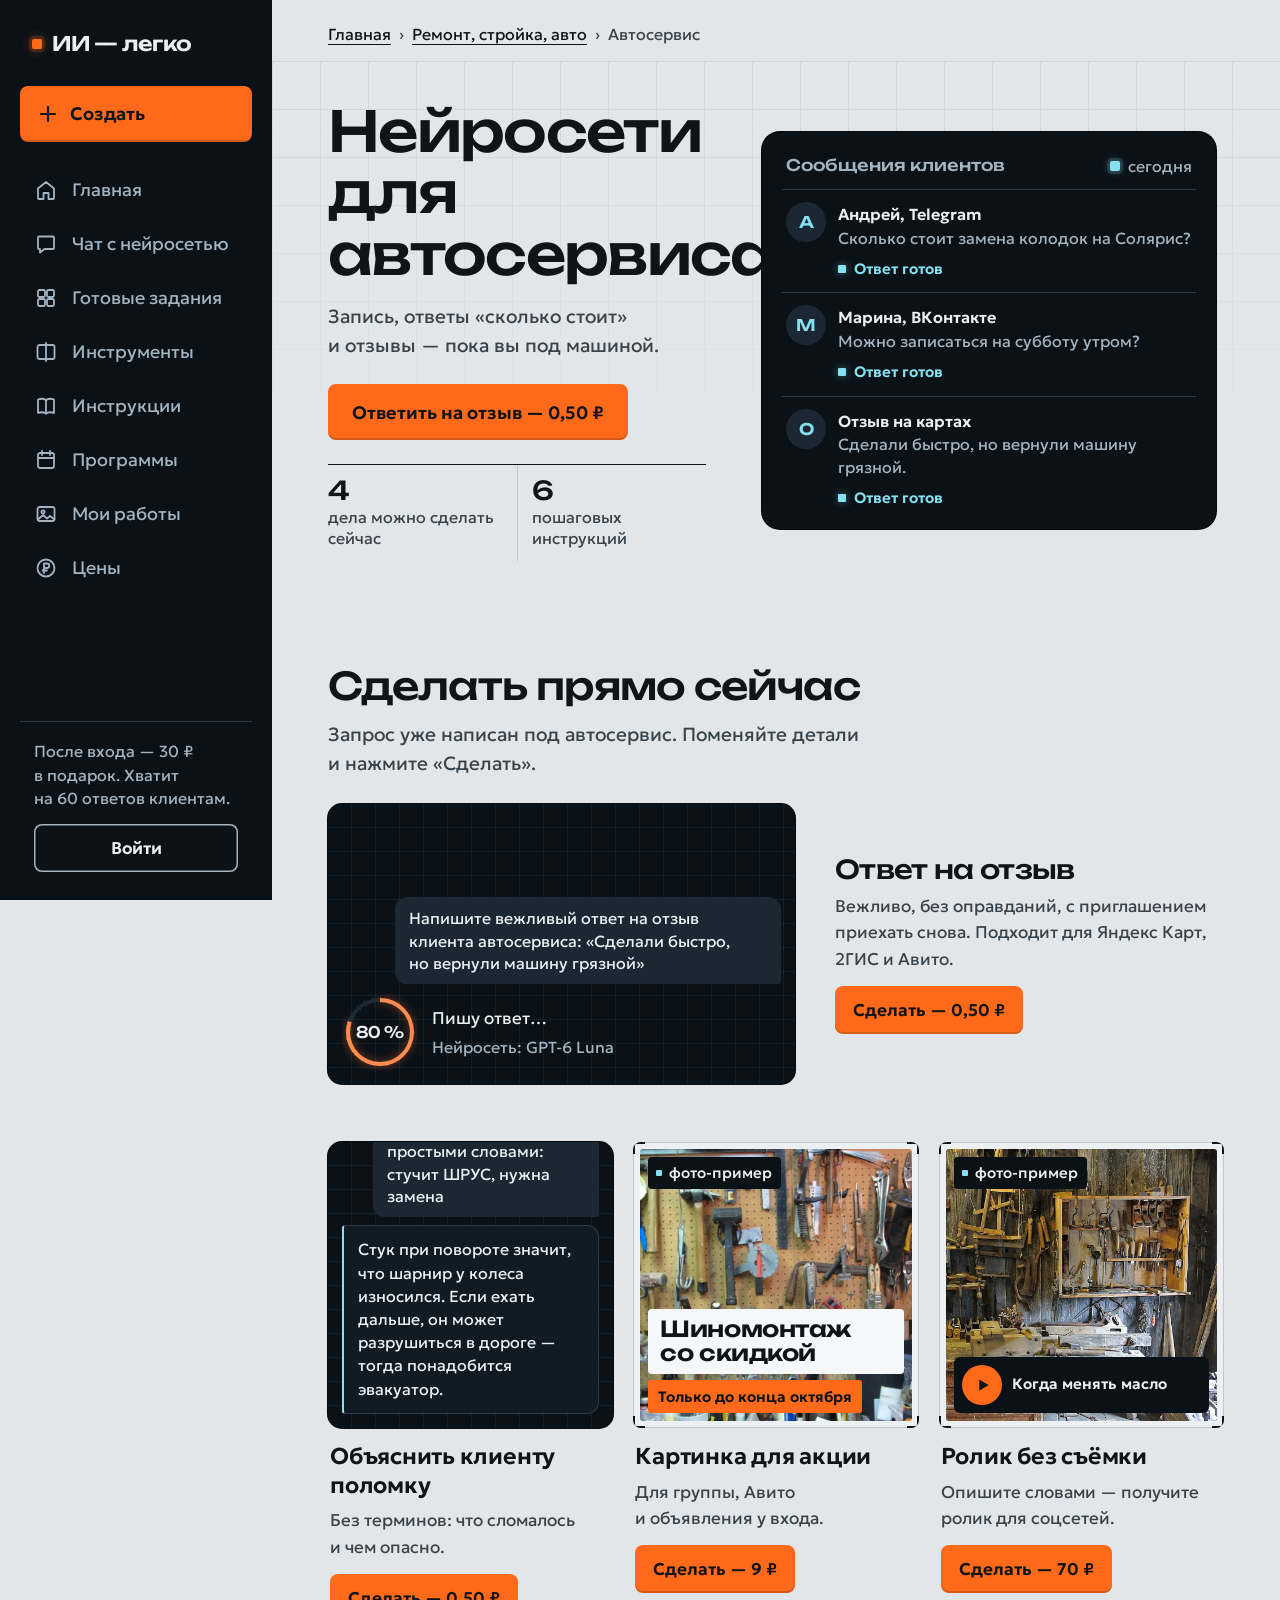
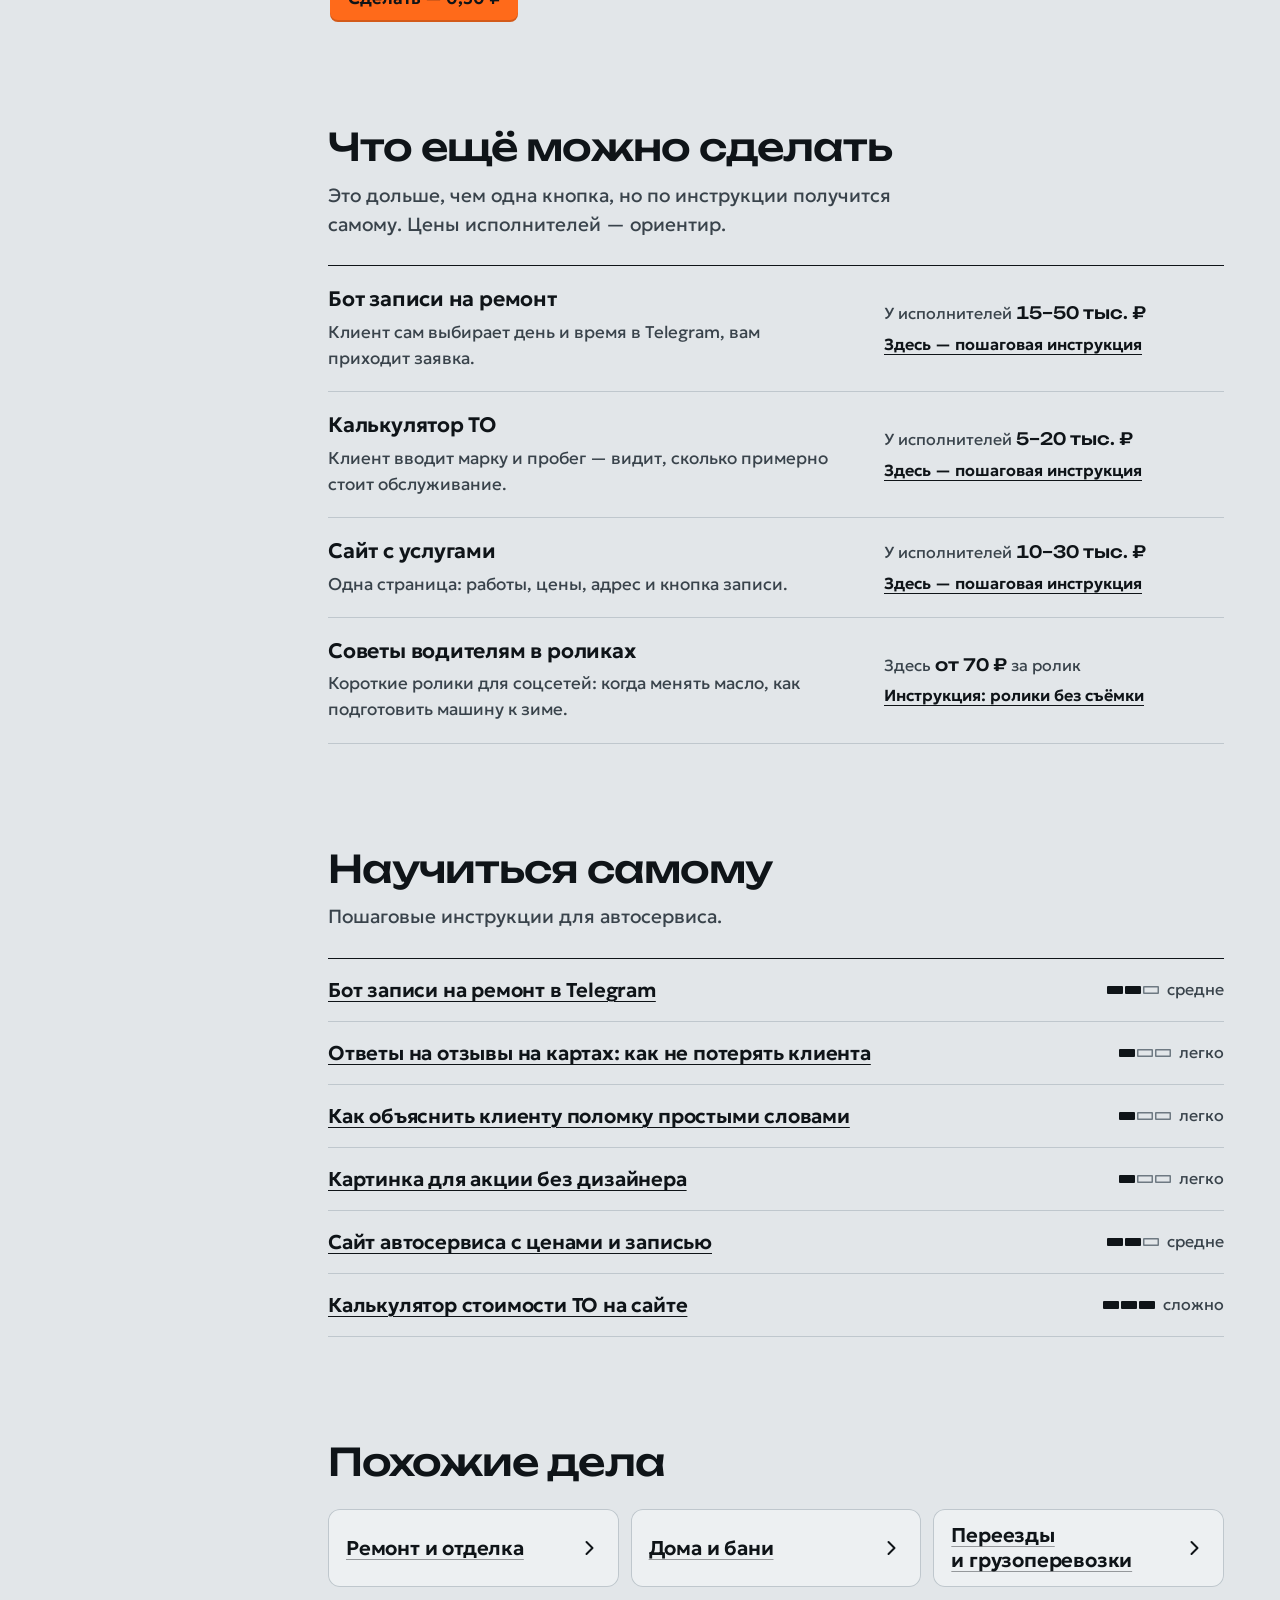
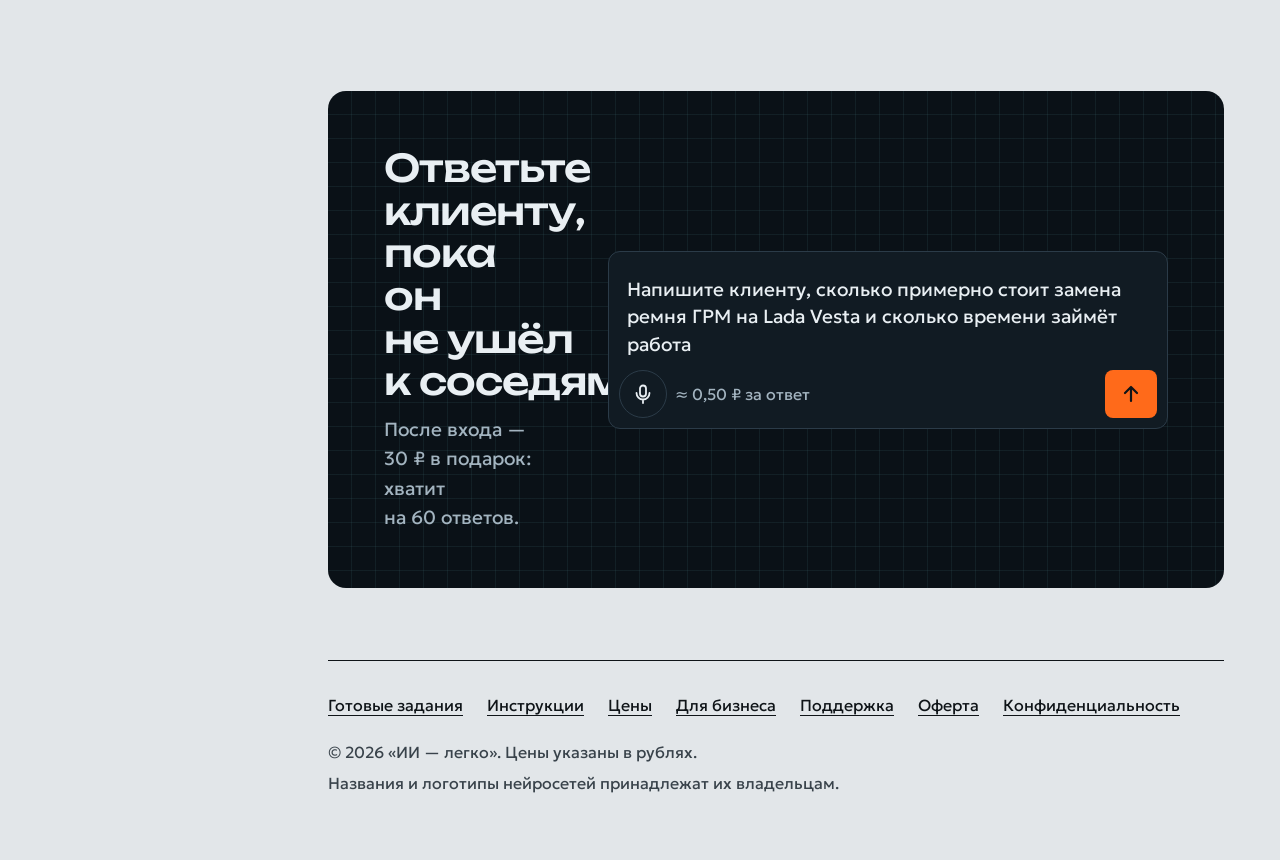
<file: f-future/nisha.html>
<!doctype html>
<html lang="ru">
<head>
<meta charset="utf-8">
<meta name="viewport" content="width=device-width, initial-scale=1, viewport-fit=cover">
<title>Нейросети для автосервиса — ИИ — легко</title>
<meta name="description" content="Ответы на отзывы, объяснение поломки клиенту, картинка для акции и ролики без съёмки — за рубли. Пошаговые инструкции: бот записи, калькулятор ТО, сайт.">
<link rel="preload" href="fonts/unbounded-cyrillic-wght-normal.woff2" as="font" type="font/woff2" crossorigin>
<link rel="preload" href="fonts/geologica-cyrillic-wght-normal.woff2" as="font" type="font/woff2" crossorigin>
<link rel="stylesheet" href="style.css">
</head>
<body>
<svg width="0" height="0" style="position:absolute" aria-hidden="true">
  <defs>
    <symbol id="i-home" viewBox="0 0 24 24" fill="none" stroke="currentColor" stroke-width="1.8" stroke-linecap="round" stroke-linejoin="round"><path d="M4 10.5 12 4l8 6.5V20a1 1 0 0 1-1 1h-4.5v-6h-5v6H5a1 1 0 0 1-1-1z"/></symbol>
    <symbol id="i-chat" viewBox="0 0 24 24" fill="none" stroke="currentColor" stroke-width="1.8" stroke-linecap="round" stroke-linejoin="round"><path d="M5 4.5h14a1 1 0 0 1 1 1V16a1 1 0 0 1-1 1h-8.5L6 20.5V17H5a1 1 0 0 1-1-1V5.5a1 1 0 0 1 1-1z"/></symbol>
    <symbol id="i-plus" viewBox="0 0 24 24" fill="none" stroke="currentColor" stroke-width="2.2" stroke-linecap="round"><path d="M12 5v14M5 12h14"/></symbol>
    <symbol id="i-grid" viewBox="0 0 24 24" fill="none" stroke="currentColor" stroke-width="1.8" stroke-linejoin="round"><rect x="4" y="4" width="7" height="7" rx="1.5"/><rect x="13" y="4" width="7" height="7" rx="1.5"/><rect x="4" y="13" width="7" height="7" rx="1.5"/><rect x="13" y="13" width="7" height="7" rx="1.5"/></symbol>
    <symbol id="i-image" viewBox="0 0 24 24" fill="none" stroke="currentColor" stroke-width="1.8" stroke-linecap="round" stroke-linejoin="round"><rect x="3.5" y="5" width="17" height="14" rx="2"/><circle cx="9" cy="10" r="1.6"/><path d="m4 17.5 5-4.5 4 3.5 3-2.5 4.5 3.5"/></symbol>
    <symbol id="i-split" viewBox="0 0 24 24" fill="none" stroke="currentColor" stroke-width="1.8" stroke-linecap="round" stroke-linejoin="round"><rect x="3.5" y="5" width="17" height="14" rx="2"/><path d="M12 3v18"/></symbol>
    <symbol id="i-book" viewBox="0 0 24 24" fill="none" stroke="currentColor" stroke-width="1.8" stroke-linecap="round" stroke-linejoin="round"><path d="M4 5.5c2.5-1 5.5-1 8 .5 2.5-1.5 5.5-1.5 8-.5V19c-2.5-1-5.5-1-8 .5-2.5-1.5-5.5-1.5-8-.5z"/><path d="M12 6v13.5"/></symbol>
    <symbol id="i-cal" viewBox="0 0 24 24" fill="none" stroke="currentColor" stroke-width="1.8" stroke-linecap="round" stroke-linejoin="round"><rect x="4" y="5" width="16" height="15" rx="2"/><path d="M4 10h16M8 3v4M16 3v4"/></symbol>
    <symbol id="i-rub" viewBox="0 0 24 24" fill="none" stroke="currentColor" stroke-width="1.8" stroke-linecap="round" stroke-linejoin="round"><circle cx="12" cy="12" r="8.5"/><path d="M10 7.5h3a2.25 2.25 0 0 1 0 4.5h-3zm0 4.5v5m-1.5-2.5H13"/></symbol>
    <symbol id="i-search" viewBox="0 0 24 24" fill="none" stroke="currentColor" stroke-width="2" stroke-linecap="round"><circle cx="11" cy="11" r="6.5"/><path d="m16 16 4 4"/></symbol>
    <symbol id="i-mic" viewBox="0 0 24 24" fill="none" stroke="currentColor" stroke-width="1.8" stroke-linecap="round"><rect x="9" y="3.5" width="6" height="11" rx="3"/><path d="M5.5 11a6.5 6.5 0 0 0 13 0M12 17.5V21"/></symbol>
    <symbol id="i-send" viewBox="0 0 24 24" fill="none" stroke="currentColor" stroke-width="2.2" stroke-linecap="round" stroke-linejoin="round"><path d="M12 19V5M6 11l6-6 6 6"/></symbol>
    <symbol id="i-left" viewBox="0 0 24 24" fill="none" stroke="currentColor" stroke-width="2" stroke-linecap="round" stroke-linejoin="round"><path d="m14.5 6-6 6 6 6"/></symbol>
    <symbol id="i-right" viewBox="0 0 24 24" fill="none" stroke="currentColor" stroke-width="2" stroke-linecap="round" stroke-linejoin="round"><path d="m9.5 6 6 6-6 6"/></symbol>
    <symbol id="i-play" viewBox="0 0 24 24"><path d="M7 4.5v15l12.5-7.5z" fill="currentColor"/></symbol>
    <symbol id="i-down" viewBox="0 0 24 24" fill="none" stroke="currentColor" stroke-width="2" stroke-linecap="round" stroke-linejoin="round"><path d="M12 4v11m-5-5 5 5 5-5M5 20h14"/></symbol>
    <symbol id="i-lr" viewBox="0 0 24 24" fill="none" stroke="currentColor" stroke-width="2" stroke-linecap="round" stroke-linejoin="round"><path d="m9 7-5 5 5 5M15 7l5 5-5 5"/></symbol>
    <symbol id="i-again" viewBox="0 0 24 24" fill="none" stroke="currentColor" stroke-width="2" stroke-linecap="round" stroke-linejoin="round"><path d="M19.5 12a7.5 7.5 0 1 1-2.2-5.3M19.5 4.5v4h-4"/></symbol>
  </defs>
</svg>

<a class="skip" href="#content">К содержанию</a>

<aside class="side screen" aria-label="Разделы">
  <a class="logo" href="index.html"><span class="led" aria-hidden="true"></span>ИИ&nbsp;— легко</a>
  <a class="btn btn-go" href="#now"><svg class="ico"><use href="#i-plus"/></svg>Создать</a>
  <nav class="snav">
    <a href="index.html"><svg class="ico"><use href="#i-home"/></svg>Главная</a>
    <a href="#"><svg class="ico"><use href="#i-chat"/></svg>Чат с нейросетью</a>
    <a href="index.html#tasks"><svg class="ico"><use href="#i-grid"/></svg>Готовые задания</a>
    <a href="index.html#tools"><svg class="ico"><use href="#i-split"/></svg>Инструменты</a>
    <a href="#learn"><svg class="ico"><use href="#i-book"/></svg>Инструкции</a>
    <a href="index.html#learn"><svg class="ico"><use href="#i-cal"/></svg>Программы</a>
    <a href="#"><svg class="ico"><use href="#i-image"/></svg>Мои работы</a>
    <a href="index.html#prices"><svg class="ico"><use href="#i-rub"/></svg>Цены</a>
  </nav>
  <div class="side-foot">
    <p>После входа — 30&nbsp;₽ в&nbsp;подарок. Хватит на&nbsp;60&nbsp;ответов клиентам.</p>
    <a class="btn btn-line btn-sm" href="#">Войти</a>
  </div>
</aside>

<header class="top">
  <a class="logo" href="index.html"><span class="led" aria-hidden="true"></span>ИИ&nbsp;— легко</a>
  <a class="btn btn-line" href="#">Войти</a>
</header>

<main class="main" id="content">
<div class="wrap">

  <nav class="crumbs" aria-label="Вы здесь">
    <a href="index.html">Главная</a><span aria-hidden="true">›</span>
    <a href="index.html#groups">Ремонт, стройка, авто</a><span aria-hidden="true">›</span>
    <span aria-current="page">Автосервис</span>
  </nav>

  <section class="nhead" aria-labelledby="h1">
    <div>
      <h1 id="h1">Нейросети для автосервиса</h1>
      <p class="lead">Запись, ответы «сколько стоит» и&nbsp;отзывы — пока вы под машиной.</p>
      <div class="hero-act" style="margin-top:24px">
        <a class="btn btn-go" href="#now">Ответить на&nbsp;отзыв — 0,50&nbsp;₽</a>
      </div>
      <ul class="nfacts">
        <li><b>4</b> дела можно сделать сейчас</li>
        <li><b>6</b> пошаговых инструкций</li>
      </ul>
    </div>
    <!-- нарисованный кодом входящий поток: что приходит в автосервис за день -->
    <div class="inbox screen" aria-label="Пример: сообщения клиентов и готовые ответы">
      <p class="inbox-h">Сообщения клиентов <span><span class="led ice" aria-hidden="true"></span>сегодня</span></p>
      <ul>
        <li><span class="av" aria-hidden="true">А</span><div><b>Андрей, Telegram</b><p>Сколько стоит замена колодок на&nbsp;Солярис?</p></div><span class="st">Ответ готов</span></li>
        <li><span class="av" aria-hidden="true">М</span><div><b>Марина, ВКонтакте</b><p>Можно записаться на&nbsp;субботу утром?</p></div><span class="st">Ответ готов</span></li>
        <li><span class="av" aria-hidden="true">О</span><div><b>Отзыв на&nbsp;картах</b><p>Сделали быстро, но&nbsp;вернули машину грязной.</p></div><span class="st">Ответ готов</span></li>
      </ul>
    </div>
  </section>

  <section class="sec" id="now" aria-labelledby="h-now">
    <div class="sec-head">
      <div>
        <h2 class="h2" id="h-now">Сделать прямо сейчас</h2>
        <p class="sub">Запрос уже написан под автосервис. Поменяйте детали и&nbsp;нажмите «Сделать».</p>
      </div>
    </div>
    <div class="now">
      <article class="job wide">
        <div class="pv screen">
          <div class="chat" id="revchat" aria-live="polite">
            <div class="msg-u text-only"><span>Напишите вежливый ответ на&nbsp;отзыв клиента автосервиса: «Сделали быстро, но&nbsp;вернули машину грязной»</span></div>
            <div class="msg-b" id="revans"><div class="bubble"><span><b>Готово: вежливый ответ и&nbsp;приглашение приехать снова</b><br>«Спасибо, что выбрали нас и&nbsp;оценили скорость! Простите за&nbsp;грязный салон — это наша ошибка. В&nbsp;следующий визит мойка за&nbsp;наш счёт. Ждём вас снова».</span></div></div>
          </div>
        </div>
        <div class="txt">
          <h3 class="h3">Ответ на&nbsp;отзыв</h3>
          <p>Вежливо, без оправданий, с&nbsp;приглашением приехать снова. Подходит для Яндекс Карт, 2ГИС и&nbsp;Авито.</p>
          <a class="btn btn-go btn-sm" href="#">Сделать — 0,50&nbsp;₽</a>
        </div>
      </article>

      <article class="job">
        <div class="pv screen">
          <div class="chat">
            <div class="msg-u text-only"><span>Объясните клиенту простыми словами: стучит ШРУС, нужна замена</span></div>
            <div class="msg-b"><div class="bubble"><span>Стук при повороте значит, что шарнир у&nbsp;колеса износился. Если ехать дальше, он может разрушиться в&nbsp;дороге — тогда понадобится эвакуатор.</span></div></div>
          </div>
        </div>
        <div class="txt">
          <h3 class="h3">Объяснить клиенту поломку</h3>
          <p>Без терминов: что сломалось и&nbsp;чем опасно.</p>
          <a class="btn btn-go btn-sm" href="#">Сделать — 0,50&nbsp;₽</a>
        </div>
      </article>

      <article class="job">
        <div class="pv photo">
          <img src="../assets/gruppa-stroyka.webp" alt="" loading="lazy">
          <span class="ex">фото-пример</span>
          <div class="promo" aria-hidden="true"><b>Шиномонтаж со&nbsp;скидкой</b><span>Только до&nbsp;конца октября</span></div>
        </div>
        <div class="txt">
          <h3 class="h3">Картинка для акции</h3>
          <p>Для группы, Авито и&nbsp;объявления у&nbsp;входа.</p>
          <a class="btn btn-go btn-sm" href="#">Сделать — 9&nbsp;₽</a>
        </div>
      </article>

      <article class="job">
        <div class="pv photo">
          <img src="../assets/logotip.webp" alt="" loading="lazy">
          <span class="ex">фото-пример</span>
          <div class="ov-player" aria-hidden="true"><span class="pl"><svg><use href="#i-play"/></svg></span><span class="tl"><b>Когда менять масло</b><span class="bar"></span></span></div>
        </div>
        <div class="txt">
          <h3 class="h3">Ролик без съёмки</h3>
          <p>Опишите словами — получите ролик для соцсетей.</p>
          <a class="btn btn-go btn-sm" href="#">Сделать — 70&nbsp;₽</a>
        </div>
      </article>
    </div>
  </section>

  <section class="sec" aria-labelledby="h-more">
    <div class="sec-head">
      <div>
        <h2 class="h2" id="h-more">Что ещё можно сделать</h2>
        <p class="sub">Это дольше, чем одна кнопка, но&nbsp;по&nbsp;инструкции получится самому. Цены исполнителей — ориентир.</p>
      </div>
    </div>
    <ul class="more">
      <li>
        <h3>Бот записи на&nbsp;ремонт</h3>
        <p>Клиент сам выбирает день и&nbsp;время в&nbsp;Telegram, вам приходит заявка.</p>
        <div class="vs"><span>У&nbsp;исполнителей <b>15–50&nbsp;тыс.&nbsp;₽</b></span><a href="#">Здесь — пошаговая инструкция</a></div>
      </li>
      <li>
        <h3>Калькулятор ТО</h3>
        <p>Клиент вводит марку и&nbsp;пробег — видит, сколько примерно стоит обслуживание.</p>
        <div class="vs"><span>У&nbsp;исполнителей <b>5–20&nbsp;тыс.&nbsp;₽</b></span><a href="#">Здесь — пошаговая инструкция</a></div>
      </li>
      <li>
        <h3>Сайт с&nbsp;услугами</h3>
        <p>Одна страница: работы, цены, адрес и&nbsp;кнопка записи.</p>
        <div class="vs"><span>У&nbsp;исполнителей <b>10–30&nbsp;тыс.&nbsp;₽</b></span><a href="#">Здесь — пошаговая инструкция</a></div>
      </li>
      <li>
        <h3>Советы водителям в&nbsp;роликах</h3>
        <p>Короткие ролики для соцсетей: когда менять масло, как подготовить машину к&nbsp;зиме.</p>
        <div class="vs"><span>Здесь <b>от&nbsp;70&nbsp;₽</b> за&nbsp;ролик</span><a href="#">Инструкция: ролики без съёмки</a></div>
      </li>
    </ul>
  </section>

  <section class="sec" id="learn" aria-labelledby="h-learn">
    <div class="sec-head">
      <div>
        <h2 class="h2" id="h-learn">Научиться самому</h2>
        <p class="sub">Пошаговые инструкции для автосервиса.</p>
      </div>
    </div>
    <ul class="instr">
      <li><a href="#">Бот записи на&nbsp;ремонт в&nbsp;Telegram</a><span class="lvl" data-l="2"><i><s></s><s></s><s></s></i>средне</span></li>
      <li><a href="#">Ответы на&nbsp;отзывы на&nbsp;картах: как не&nbsp;потерять клиента</a><span class="lvl" data-l="1"><i><s></s><s></s><s></s></i>легко</span></li>
      <li><a href="#">Как объяснить клиенту поломку простыми словами</a><span class="lvl" data-l="1"><i><s></s><s></s><s></s></i>легко</span></li>
      <li><a href="#">Картинка для акции без дизайнера</a><span class="lvl" data-l="1"><i><s></s><s></s><s></s></i>легко</span></li>
      <li><a href="#">Сайт автосервиса с&nbsp;ценами и&nbsp;записью</a><span class="lvl" data-l="2"><i><s></s><s></s><s></s></i>средне</span></li>
      <li><a href="#">Калькулятор стоимости ТО на&nbsp;сайте</a><span class="lvl" data-l="3"><i><s></s><s></s><s></s></i>сложно</span></li>
    </ul>
  </section>

  <section class="sec" aria-labelledby="h-sim">
    <div class="sec-head"><div><h2 class="h2" id="h-sim">Похожие дела</h2></div></div>
    <div class="similar">
      <a href="#">Ремонт и&nbsp;отделка<svg class="ico" aria-hidden="true"><use href="#i-right"/></svg></a>
      <a href="#">Дома и&nbsp;бани<svg class="ico" aria-hidden="true"><use href="#i-right"/></svg></a>
      <a href="#">Переезды и&nbsp;грузоперевозки<svg class="ico" aria-hidden="true"><use href="#i-right"/></svg></a>
    </div>
  </section>

  <section class="final screen" aria-labelledby="h-final">
    <div>
      <h2 class="h2" id="h-final">Ответьте клиенту, пока он не&nbsp;ушёл к&nbsp;соседям</h2>
      <p class="sub">После входа — 30&nbsp;₽ в&nbsp;подарок: хватит на&nbsp;60&nbsp;ответов.</p>
    </div>
    <form class="composer" onsubmit="return false">
      <div class="cfield">
        <label class="vh" for="ask2">Попросите нейросеть</label>
        <textarea id="ask2" rows="3">Напишите клиенту, сколько примерно стоит замена ремня ГРМ на Lada Vesta и сколько времени займёт работа</textarea>
      </div>
      <div class="crow">
        <button type="button" class="cbtn" aria-label="Сказать голосом"><svg class="ico"><use href="#i-mic"/></svg></button>
        <span class="cprice">≈ 0,50&nbsp;₽ за&nbsp;ответ</span>
        <button type="submit" class="csend" aria-label="Отправить"><svg class="ico"><use href="#i-send"/></svg></button>
      </div>
    </form>
  </section>

  <footer class="foot">
    <nav aria-label="Подвал">
      <a href="index.html#tasks">Готовые задания</a><a href="#learn">Инструкции</a><a href="index.html#prices">Цены</a><a href="#">Для бизнеса</a><a href="#">Поддержка</a><a href="#">Оферта</a><a href="#">Конфиденциальность</a>
    </nav>
    <div>
      <p>© 2026 «ИИ — легко». Цены указаны в&nbsp;рублях.</p>
      <p>Названия и&nbsp;логотипы нейросетей принадлежат их владельцам.</p>
    </div>
  </footer>

</div>
</main>

<nav class="tabbar" aria-label="Разделы">
  <a href="index.html"><svg class="ico"><use href="#i-home"/></svg>Главная</a>
  <a href="#"><svg class="ico"><use href="#i-chat"/></svg>Чат</a>
  <a class="create" href="#now"><svg class="ico"><use href="#i-plus"/></svg>Создать</a>
  <a href="index.html#tasks"><svg class="ico"><use href="#i-grid"/></svg>Задания</a>
  <a href="#"><svg class="ico"><use href="#i-image"/></svg>Работы</a>
</nav>

<script>
(() => {
  // Одно движение на странице: ответ на отзыв собирается, когда пример виден
  if (matchMedia('(prefers-reduced-motion: reduce)').matches) return;
  const ans = document.getElementById('revans');
  const chat = document.getElementById('revchat');
  const answer = ans.innerHTML;
  ans.style.visibility = 'hidden';
  const io = new IntersectionObserver((es) => {
    if (!es[0].isIntersecting) return;
    io.disconnect();
    ans.innerHTML = '<div class="working"><div class="ring"><svg viewBox="0 0 76 76" aria-hidden="true"><circle class="tks" cx="38" cy="38" r="32"/><circle class="trk" cx="38" cy="38" r="32"/><circle class="val" cx="38" cy="38" r="32"/></svg><b>0&nbsp;%</b></div><div>Пишу ответ…<small>Нейросеть: GPT-6 Luna</small></div></div>';
    ans.style.visibility = '';
    const arc = ans.querySelector('.val'), pct = ans.querySelector('.ring b'), C = 201.06, T = 1400, t0 = performance.now();
    const tick = (t) => {
      const k = Math.min(1, (t - t0) / T), e = 1 - Math.pow(1 - k, 2.2);
      arc.style.strokeDashoffset = (C * (1 - e)).toFixed(2);
      pct.textContent = Math.round(e * 100) + '\u00a0%';
      if (k < 1) return requestAnimationFrame(tick);
      setTimeout(() => {
        ans.innerHTML = answer;
        const b = ans.querySelector('.bubble');
        b.classList.add('scan');
        b.insertAdjacentHTML('beforeend', '<i class="laser"></i>');
      }, 180);
    };
    requestAnimationFrame(tick);
  }, { threshold: .5 });
  io.observe(chat);
})();
</script>
</body>
</html>
</file>
<file: a-gallery/style.css>
/* «ИИ — легко», вариант A «Галерея».
   Тёмный зал галереи: стены цвета бутылочного стекла, свет на работах,
   латунные таблички с ценой. Шрифты: Unbounded (заголовки), Golos Text (текст). */

@font-face { font-family: "Unbounded"; font-weight: 200 900; font-display: swap;
  src: url(fonts/unbounded-cyrillic-wght-normal.woff2) format("woff2");
  unicode-range: U+0301, U+0400-045F, U+0490-0491, U+04B0-04B1, U+2116; }
@font-face { font-family: "Unbounded"; font-weight: 200 900; font-display: swap;
  src: url(fonts/unbounded-latin-wght-normal.woff2) format("woff2");
  unicode-range: U+0000-00FF, U+0131, U+0152-0153, U+02BB-02BC, U+02C6, U+02DA, U+02DC, U+2000-206F, U+20AC, U+2122, U+2191, U+2193, U+2212, U+2215, U+FEFF, U+FFFD; }
@font-face { font-family: "Unbounded"; font-weight: 200 900; font-display: swap;
  src: url(fonts/unbounded-latin-ext-wght-normal.woff2) format("woff2");
  unicode-range: U+0100-02BA, U+20A0-20AB, U+20AD-20C0, U+2113, U+2C60-2C7F, U+A720-A7FF; }
@font-face { font-family: "Golos Text"; font-weight: 400 900; font-display: swap;
  src: url(fonts/golos-text-cyrillic-wght-normal.woff2) format("woff2");
  unicode-range: U+0301, U+0400-045F, U+0490-0491, U+04B0-04B1, U+2116; }
@font-face { font-family: "Golos Text"; font-weight: 400 900; font-display: swap;
  src: url(fonts/golos-text-latin-wght-normal.woff2) format("woff2");
  unicode-range: U+0000-00FF, U+0131, U+0152-0153, U+02BB-02BC, U+02C6, U+02DA, U+02DC, U+2000-206F, U+20AC, U+2122, U+2191, U+2193, U+2212, U+2215, U+FEFF, U+FFFD; }
@font-face { font-family: "Golos Text"; font-weight: 400 900; font-display: swap;
  src: url(fonts/golos-text-latin-ext-wght-normal.woff2) format("woff2");
  unicode-range: U+0100-02BA, U+20A0-20AB, U+20AD-20C0, U+2113, U+2C60-2C7F, U+A720-A7FF; }

/* ---------- Токены ---------- */
:root {
  /* Зал */
  --wall: #0D1B17;        /* стена: бутылочно-зелёный, почти чёрный */
  --wall-1: #13241F;      /* рабочая поверхность */
  --wall-2: #1A2F28;      /* поверхность поверх поверхности (поле ввода, активное) */
  --wall-3: #233B33;      /* наведение */
  --rule: #2E463D;        /* линии и рамки */
  --rule-strong: #5A786C; /* рамка полей и кнопок: 3,7:1 к стене */
  /* Свет */
  --ivory: #F3ECDD;       /* основной текст */
  --ivory-2: #C2BBA9;     /* второстепенный */
  /* Латунь табличек */
  --brass: #E3B24C;
  --brass-hi: #F0C66E;
  --brass-ink: #1C1505;   /* текст на латуни */
  --scrim: 13 27 23;      /* rgb стены для затемнения */

  --font-display: "Unbounded", "Golos Text", system-ui, sans-serif;
  --font-text: "Golos Text", system-ui, sans-serif;

  --fs-body: 18px;  --lh-body: 1.55;
  --fs-small: 16px;
  --fs-h1: 32px; --fs-h2: 25px; --fs-h3: 19px;

  --r-photo: 4px;   /* фотографии — как отпечатки */
  --r-control: 10px;/* кнопки и поля */
  --r-panel: 16px;  /* рабочие поверхности */

  --gutter: 16px;
  --rail: 264px;
  --tabbar: 76px;
  --ease: cubic-bezier(.3, .1, .2, 1);
}
@media (max-width: 767px) {
  :root { --fs-h1: clamp(26px, 8.4vw, 32px); --fs-h2: clamp(22px, 6.8vw, 25px); }
}
@media (min-width: 768px) {
  :root { --gutter: 32px; --fs-h1: 40px; --fs-h2: 30px; }
}
@media (min-width: 1024px) {
  :root { --gutter: 48px; --fs-body: 19px; --fs-h1: 50px; --fs-h2: 34px; --fs-h3: 20px; }
}

/* ---------- Основа ---------- */
*, *::before, *::after { box-sizing: border-box; }
html { -webkit-text-size-adjust: 100%; color-scheme: dark; }
body {
  margin: 0; background: var(--wall); color: var(--ivory);
  font-family: var(--font-text); font-size: var(--fs-body); line-height: var(--lh-body);
  font-feature-settings: "kern"; text-rendering: optimizeLegibility;
  overflow-x: clip;
}
img { display: block; max-width: 100%; height: auto; }
a { color: inherit; text-decoration-thickness: 1px; text-underline-offset: .2em; }
a:hover { text-decoration-thickness: 2px; }
:focus-visible { outline: 3px solid var(--ivory); outline-offset: 3px; border-radius: 2px; }
button, input, textarea { font: inherit; color: inherit; }
button { cursor: pointer; }
h1, h2, h3 { margin: 0; }
p { margin: 0; }
.vh { position: absolute !important; width: 1px; height: 1px; overflow: hidden; clip-path: inset(50%); white-space: nowrap; }
.skip { position: absolute; left: 8px; top: -60px; z-index: 50; background: var(--ivory); color: var(--wall); padding: 12px 16px; border-radius: var(--r-control); }
.skip:focus { top: 8px; }

.h1 { font-family: var(--font-display); font-weight: 500; font-size: var(--fs-h1); line-height: 1.08; letter-spacing: -.025em; text-wrap: balance; }
.h2 { font-family: var(--font-display); font-weight: 500; font-size: var(--fs-h2); line-height: 1.12; letter-spacing: -.02em; text-wrap: balance; }
.lead { color: var(--ivory-2); max-width: 36em; text-wrap: pretty; }
.muted { color: var(--ivory-2); }

/* ---------- Кнопки ---------- */
.btn {
  display: inline-flex; align-items: center; justify-content: center; gap: 10px;
  min-height: 56px; padding: 0 22px; border-radius: var(--r-control); border: 0;
  font-weight: 600; font-size: 18px; line-height: 1.2; text-decoration: none; text-align: center;
  transition: background-color .2s var(--ease), color .2s var(--ease);
}
.btn--brass { background: var(--brass); color: var(--brass-ink); }
.btn--brass:hover { background: var(--brass-hi); }
.btn--line { background: transparent; color: var(--ivory); box-shadow: inset 0 0 0 1.5px var(--rule-strong); }
.btn--line:hover { background: var(--wall-2); }
.btn svg { width: 22px; height: 22px; flex: none; }

/* ---------- Каркас кабинета ---------- */
.shell { min-height: 100vh; }
.rail { display: none; }
.topbar {
  position: sticky; top: 0; z-index: 20;
  display: flex; align-items: center; justify-content: space-between; gap: 12px;
  min-height: 64px; padding: 8px var(--gutter);
  background: var(--wall); border-bottom: 1px solid var(--rule);
}
.brand { display: inline-flex; align-items: baseline; gap: 0; text-decoration: none; font-family: var(--font-display); font-weight: 600; font-size: 19px; letter-spacing: -.02em; white-space: nowrap; }
.brand:hover { text-decoration: none; }
.brand__dash { color: var(--brass); padding: 0 .28em; }
.topbar__login { min-height: 48px; padding: 0 16px; font-size: 17px; }

.main { padding-bottom: calc(var(--tabbar) + 24px); }
.wrap { max-width: 1280px; margin: 0 auto; padding: 0 var(--gutter); }

/* Нижняя панель телефона и планшета */
.tabbar {
  position: fixed; left: 0; right: 0; bottom: 0; z-index: 30;
  display: grid; grid-template-columns: repeat(5, 1fr); align-items: end;
  height: var(--tabbar); padding: 0 4px env(safe-area-inset-bottom);
  background: var(--wall-1); border-top: 1px solid var(--rule);
}
.tabbar a {
  display: flex; flex-direction: column; align-items: center; justify-content: center; gap: 3px;
  height: 68px; margin-bottom: 4px; border-radius: var(--r-control);
  font-size: 14px; font-weight: 500; line-height: 1.1; text-decoration: none; color: var(--ivory-2);
}
.tabbar a[aria-current="page"] { color: var(--ivory); }
.tabbar a[aria-current="page"] svg { color: var(--brass); }
.tabbar svg { width: 26px; height: 26px; }
.tabbar .tabbar__create { color: var(--ivory); }
.tabbar__create span.tabbar__plus {
  display: grid; place-items: center; width: 52px; height: 40px; border-radius: 12px;
  background: var(--brass); color: var(--brass-ink);
}
.tabbar__create span.tabbar__plus svg { width: 26px; height: 26px; }

@media (min-width: 1024px) {
  .shell { display: grid; grid-template-columns: var(--rail) minmax(0, 1fr); }
  .topbar, .tabbar { display: none; }
  .main { padding-bottom: 0; }
  .rail {
    display: flex; flex-direction: column; gap: 4px;
    position: sticky; top: 0; height: 100vh; overflow-y: auto;
    padding: 24px 16px 20px; background: var(--wall); border-right: 1px solid var(--rule);
  }
  .rail .brand { font-size: 21px; padding: 4px 12px 22px; }
  .rail__create { justify-content: flex-start; padding: 0 16px; margin: 0 0 14px; }
  .rail__nav { display: flex; flex-direction: column; gap: 2px; }
  .rail__nav a {
    display: flex; align-items: center; gap: 14px; min-height: 50px; padding: 0 12px;
    border-radius: var(--r-control); text-decoration: none; font-size: 18px; color: var(--ivory-2);
    transition: background-color .2s var(--ease), color .2s var(--ease);
  }
  .rail__nav a:hover { background: var(--wall-1); color: var(--ivory); }
  .rail__nav a[aria-current="page"] { background: var(--wall-2); color: var(--ivory); font-weight: 600; }
  .rail__nav a[aria-current="page"] svg { color: var(--brass); }
  .rail__nav svg { width: 24px; height: 24px; flex: none; }
  .rail__sep { height: 1px; background: var(--rule); margin: 14px 12px; }
  .rail__foot { margin-top: auto; padding: 18px 12px 0; border-top: 1px solid var(--rule); }
  .rail__gift { font-size: 16px; color: var(--ivory-2); margin-bottom: 12px; line-height: 1.4; }
  .rail__foot .btn { width: 100%; }
}

/* ---------- Разделы ---------- */
.section { padding: 56px 0; border-top: 1px solid var(--rule); }
.section__head { display: grid; gap: 12px; margin-bottom: 28px; max-width: 760px; }
@media (min-width: 1024px) {
  .section { padding: 88px 0; }
  .section__head { margin-bottom: 40px; }
  .section__head--row { max-width: none; grid-template-columns: minmax(0, 1fr) auto; align-items: end; column-gap: 40px; }
}

/* ---------- Первый экран ---------- */
.hero { padding: 28px 0 48px; }
.hero__grid { display: grid; gap: 24px; grid-template-columns: minmax(0, 1fr); grid-template-areas: "text" "show" "ask"; }
.hero__text { grid-area: text; display: grid; gap: 14px; }
.hero__show { grid-area: show; margin: 0 calc(var(--gutter) * -1); }
.hero__ask { grid-area: ask; }
@media (min-width: 768px) {
  .hero__show { margin: 0; }
}
@media (min-width: 1024px) {
  .hero { padding: 48px 0 72px; }
  .hero__grid { row-gap: 32px; }
  .hero__text { grid-template-columns: minmax(0, 1fr) minmax(0, 26em); column-gap: 48px; align-items: end; }
  .hero__text .lead { padding-bottom: 6px; }
}
@media (min-width: 1280px) {
  .hero__grid {
    grid-template-columns: minmax(0, 8fr) minmax(0, 4fr); column-gap: 32px;
    grid-template-areas: "text text" "show ask"; align-items: start;
  }
  .hero__text { grid-template-columns: minmax(0, 1fr); max-width: 980px; }
  .hero__ask .ask__tab { padding: 0 6px; }
}

/* Сравнение «было / стало» — одно движение страницы */
@property --pos { syntax: "<percentage>"; inherits: true; initial-value: 50%; }
.compare { position: relative; overflow: hidden; background: var(--wall-1); aspect-ratio: 3 / 2; }
.compare img { position: absolute; inset: 0; width: 100%; height: 100%; object-fit: cover; }
.compare__before { clip-path: inset(0 calc(100% - var(--pos)) 0 0); }
.compare__line { position: absolute; top: 0; bottom: 0; left: var(--pos); width: 2px; margin-left: -1px; background: var(--ivory); box-shadow: 0 0 0 1px rgb(var(--scrim) / .35); pointer-events: none; }
.compare__knob { position: absolute; top: 50%; left: 50%; width: 44px; height: 44px; margin: -22px 0 0 -22px; border-radius: 50%; background: var(--ivory); color: var(--wall); display: grid; place-items: center; }
.compare__knob svg { width: 22px; height: 22px; }
.compare__tag {
  position: absolute; top: 12px; padding: 6px 10px; border-radius: 6px;
  background: rgb(var(--scrim) / .9); color: var(--ivory); font-size: 15px; font-weight: 600; line-height: 1.2; pointer-events: none;
}
.compare__tag--l { left: 12px; }
.compare__tag--r { right: 12px; }
.compare--auto { animation: sweep 11s var(--ease) infinite; }
.compare--auto:hover, .compare--auto:focus-within { animation-play-state: paused; }
@keyframes sweep {
  0%, 10% { --pos: 86%; }
  45%, 58% { --pos: 14%; }
  100% { --pos: 86%; }
}
.compare__range { position: absolute; inset: 0; width: 100%; height: 100%; margin: 0; opacity: 0; cursor: ew-resize; }
.compare:has(.compare__range:focus-visible) { outline: 3px solid var(--ivory); outline-offset: 3px; }
@media (min-width: 768px) { .compare, .hero__show .compare { border-radius: var(--r-photo); } }

/* Табличка под работой (как в музее) */
.plaque { display: grid; grid-template-columns: minmax(0, 1fr) auto; gap: 4px 16px; align-items: center; padding: 16px var(--gutter) 0; }
.plaque__title { font-weight: 600; font-size: var(--fs-h3); line-height: 1.3; }
.plaque__need { grid-column: 1; color: var(--ivory-2); font-size: var(--fs-small); line-height: 1.4; }
.plaque .btn { grid-column: 2; grid-row: 1 / span 2; }
@media (max-width: 519px) {
  .plaque { grid-template-columns: minmax(0, 1fr); }
  .plaque .btn { grid-column: 1; grid-row: auto; justify-self: start; margin-top: 10px; }
}
@media (min-width: 768px) { .plaque { padding: 16px 0 0; } }

/* Строка запроса */
.ask { background: var(--wall-1); border: 1px solid var(--rule); border-radius: var(--r-panel); padding: 18px 16px 16px; }
.ask__title { font-weight: 600; font-size: var(--fs-h3); display: block; margin-bottom: 8px; }
.ask__tabs { display: grid; grid-template-columns: repeat(4, auto); justify-content: start; gap: 0 4px; margin: 0 -6px 12px; border-bottom: 1px solid var(--rule); }
.ask__tab {
  min-height: 48px; padding: 0 8px; white-space: nowrap; border: 0; background: none; color: var(--ivory-2);
  font-size: 17px; font-weight: 500; border-bottom: 3px solid transparent; margin-bottom: -1px;
  transition: color .2s var(--ease), border-color .2s var(--ease);
}
.ask__tab:hover { color: var(--ivory); }
.ask__tab[aria-selected="true"] { color: var(--ivory); font-weight: 600; border-bottom-color: var(--brass); }
.ask__field {
  display: block; width: 100%; min-height: 104px; resize: vertical; padding: 14px 16px;
  background: var(--wall-2); border: 1.5px solid var(--rule-strong); border-radius: var(--r-control);
  font-size: 18px; line-height: 1.45;
}
.ask__field::placeholder { color: var(--ivory-2); opacity: 1; }
.ask__field:focus-visible { outline: 3px solid var(--ivory); outline-offset: 2px; }
.ask__bar { display: flex; align-items: center; gap: 12px; margin-top: 12px; }
.ask__mic { width: 56px; height: 56px; border-radius: var(--r-control); border: 0; background: var(--wall-2); box-shadow: inset 0 0 0 1.5px var(--rule-strong); display: grid; place-items: center; flex: none; }
.ask__mic:hover { background: var(--wall-3); }
.ask__mic svg { width: 24px; height: 24px; }
.ask__cost { flex: 1; font-size: 16px; color: var(--ivory-2); line-height: 1.3; }
.ask__cost b { color: var(--ivory); font-weight: 600; }
.ask__send { padding: 0 18px; }
@media (max-width: 400px) { .ask__send-text { display: none; } .ask__send { width: 56px; padding: 0; } }
@media (max-width: 420px) {
  .ask { padding: 16px 12px 12px; }
  .ask__tabs { grid-template-columns: repeat(4, auto); justify-content: space-between; margin: 0 0 12px; }
  .ask__tab { padding: 0 2px; font-size: 16px; }
}
.quick { margin-top: 20px; }
.quick__title { font-weight: 600; font-size: 17px; margin-bottom: 8px; }
.quick__list { list-style: none; margin: 0; padding: 0; display: flex; flex-wrap: wrap; gap: 8px; }
.quick__item {
  min-height: 48px; padding: 0 14px; border-radius: var(--r-control); border: 0;
  background: transparent; box-shadow: inset 0 0 0 1.5px var(--rule-strong); font-size: 17px; font-weight: 500;
  transition: background-color .2s var(--ease);
}
.quick__item:hover { background: var(--wall-2); }
.quick__facts { margin-top: 18px; padding-top: 16px; border-top: 1px solid var(--rule); color: var(--ivory-2); font-size: 16px; line-height: 1.45; }
.ask__note { margin-top: 12px; font-size: 16px; color: var(--ivory-2); }

/* ---------- Мозаика готовых заданий ---------- */
.wall {
  display: grid; gap: 12px;
  grid-template-columns: repeat(2, minmax(0, 1fr));
  grid-auto-rows: 132px; grid-auto-flow: row dense;
}
@media (min-width: 768px) { .wall { grid-template-columns: repeat(4, minmax(0, 1fr)); grid-auto-rows: 128px; gap: 16px; } }
@media (min-width: 1024px) { .wall { grid-auto-rows: 150px; gap: 20px; } }
@media (min-width: 1280px) { .wall { grid-auto-rows: 168px; } }
.w-xl { grid-column: span 2; grid-row: span 3; }
.w-wide { grid-column: span 2; grid-row: span 2; }
.w-tall { grid-row: span 3; }
.w-md { grid-row: span 2; }

.work {
  position: relative; display: block; overflow: hidden; border-radius: var(--r-photo);
  background: var(--wall-1); text-decoration: none; isolation: isolate;
}
.work img { position: absolute; inset: 0; width: 100%; height: 100%; object-fit: cover; z-index: -1; transition: transform .6s var(--ease); }
.work:hover img { transform: scale(1.03); }
.work:hover { text-decoration: none; }
.work:focus-visible { outline-offset: 4px; }
.work__tag {
  position: absolute; top: 10px; left: 10px; padding: 4px 8px; border-radius: 6px;
  background: rgb(var(--scrim) / .88); font-size: 14px; font-weight: 500; line-height: 1.25; color: var(--ivory);
}
.work__label {
  position: absolute; left: 0; right: 0; bottom: 0; display: grid; gap: 6px; justify-items: start;
  --fade: 40px;
  padding: 48px 14px 14px;
  /* текст всегда лежит на сплошном затемнении ≥ 92 %: контраст ≥ 7,4:1 даже на белом фото */
  background: linear-gradient(to bottom, rgb(var(--scrim) / 0) 0, rgb(var(--scrim) / .92) var(--fade), rgb(var(--scrim) / .96) 100%);
}
.work__title { font-weight: 600; font-size: 18px; line-height: 1.25; text-wrap: balance; }
.work__need { color: var(--ivory-2); font-size: 16px; line-height: 1.35; }
.work__price {
  display: inline-flex; align-items: center; min-height: 48px; padding: 0 16px; margin-top: 4px;
  border-radius: var(--r-control); background: rgb(var(--scrim) / .6); color: var(--ivory); box-shadow: inset 0 0 0 1.5px var(--ivory);
  font-weight: 600; font-size: 17px; white-space: nowrap;
  transition: background-color .2s var(--ease), color .2s var(--ease), box-shadow .2s var(--ease);
}
.work:hover .work__price, .work:focus-visible .work__price { background: var(--brass); color: var(--brass-ink); box-shadow: none; }
.w-xl .work__title, .w-wide .work__title { font-size: 21px; }
.w-xl .work__label, .w-wide .work__label { padding: 64px 18px 18px; --fade: 56px; }
@media (max-width: 1279px) {
  /* в узких плитках (колонка уже 190 px) оставляем название и цену */
  .w-md .work__need, .w-tall .work__need { display: none; }
  .w-md .work__price-verb, .w-tall .work__price-verb { display: none; }
  .work__label { padding: 40px 12px 12px; --fade: 34px; }
  .work__price { padding: 0 14px; }
  .work__title { font-size: 17px; }
}
@media (min-width: 1280px) { .work__label { padding: 56px 18px 18px; } .w-xl .work__label, .w-wide .work__label { padding: 72px 22px 22px; --fade: 64px; } .w-xl .work__title { font-size: 24px; } }

@media (max-width: 359px) {
  /* самый узкий экран: одна колонка, плитки 3:2 — названия не рвутся */
  .wall { grid-template-columns: minmax(0, 1fr); grid-auto-rows: 96px; }
  .wall > *, .wall > .wall__more { grid-column: auto; grid-row: span 2; }
  .wall .w-xl { grid-row: span 3; }
  .wall .work__need { display: none; }
  .wall .work__price-verb { display: inline; }
  .wall > .wall__more { grid-row: span 3; }
}
.wall__more {
  grid-column: span 2; grid-row: span 2; display: flex; flex-direction: column; justify-content: space-between; gap: 16px;
  padding: 20px; border-radius: var(--r-photo); border: 1.5px solid var(--rule-strong);
}
.wall__more p { font-family: var(--font-display); font-weight: 500; font-size: 21px; line-height: 1.2; letter-spacing: -.015em; }
.wall__more .muted { font-family: var(--font-text); font-size: 17px; font-weight: 400; letter-spacing: 0; line-height: 1.45; margin-top: 8px; }
.wall__more .btn { align-self: start; }
@media (min-width: 1024px) { @media (max-width: 359px) {
  /* самый узкий экран: одна колонка, плитки 3:2 — названия не рвутся */
  .wall { grid-template-columns: minmax(0, 1fr); grid-auto-rows: 96px; }
  .wall > *, .wall > .wall__more { grid-column: auto; grid-row: span 2; }
  .wall .w-xl { grid-row: span 3; }
  .wall .work__need { display: none; }
  .wall .work__price-verb { display: inline; }
  .wall > .wall__more { grid-row: span 3; }
}
.wall__more { padding: 28px; } .wall__more p { font-size: 26px; } }

/* ---------- Чем вы занимаетесь ---------- */
.search { position: relative; max-width: 640px; margin-bottom: 28px; }
.search label { display: block; font-weight: 600; margin-bottom: 8px; }
.search input {
  width: 100%; min-height: 58px; padding: 0 16px 0 52px; border-radius: var(--r-control);
  background: var(--wall-1); border: 1.5px solid var(--rule-strong); font-size: 18px;
}
.search input::placeholder { color: var(--ivory-2); opacity: 1; }
.search input:focus-visible { outline: 3px solid var(--ivory); outline-offset: 2px; }
.search svg { position: absolute; left: 16px; bottom: 17px; width: 24px; height: 24px; color: var(--ivory-2); pointer-events: none; }
.groups { list-style: none; margin: 0; padding: 0; display: grid; gap: 0 48px; }
@media (min-width: 768px) { .groups { grid-template-columns: repeat(2, minmax(0, 1fr)); } }
.group { display: grid; grid-template-columns: 112px minmax(0, 1fr); gap: 16px; align-items: center; padding: 14px 0; border-bottom: 1px solid var(--rule); text-decoration: none; }
.group img { width: 112px; height: 84px; object-fit: cover; border-radius: var(--r-photo); }
.group__name { font-weight: 600; font-size: var(--fs-h3); line-height: 1.3; text-decoration: underline; text-decoration-thickness: 1px; text-underline-offset: .2em; }
.group:hover .group__name { text-decoration-thickness: 2px; }
.group__hint { display: block; color: var(--ivory-2); font-size: 16px; line-height: 1.4; margin-top: 4px; }
@media (min-width: 1024px) { .group { grid-template-columns: 152px minmax(0, 1fr); gap: 20px; } .group img { width: 152px; height: 114px; } }

/* ---------- Было / стало (инструменты) ---------- */
.tools { display: grid; gap: 20px; }
.tools__list { display: grid; grid-template-columns: repeat(2, minmax(0, 1fr)); gap: 8px; }
.tool {
  display: grid; gap: 2px; align-content: center; text-align: left; min-height: 72px; padding: 10px 14px;
  border-radius: var(--r-control); border: 0; background: var(--wall-1); box-shadow: inset 0 0 0 1px var(--rule);
  transition: background-color .2s var(--ease), box-shadow .2s var(--ease);
}
.tool:hover { background: var(--wall-2); }
.tool[aria-selected="true"] { background: var(--wall-2); box-shadow: inset 0 0 0 2px var(--brass); }
.tool__name { font-weight: 600; font-size: 17px; line-height: 1.25; }
.tool__price { color: var(--ivory-2); font-size: 16px; }
.tool__desc { display: none; }
.tools__stage { margin: 0 calc(var(--gutter) * -1); }
.tools__foot { display: flex; flex-wrap: wrap; align-items: center; gap: 12px 20px; padding: 16px var(--gutter) 0; }
.tools__foot p { color: var(--ivory-2); font-size: 16px; }
@media (min-width: 768px) { .tools__stage { margin: 0; } .tools__foot { padding: 16px 0 0; } }
@media (min-width: 1024px) {
  .tools { grid-template-columns: minmax(0, 4fr) minmax(0, 8fr); gap: 40px; align-items: start; }
  .tools__list { grid-template-columns: 1fr; gap: 10px; }
  .tool { min-height: 96px; padding: 14px 18px; grid-template-columns: minmax(0, 1fr) auto; column-gap: 12px; }
  .tool__name { font-size: 19px; }
  .tool__price { grid-column: 2; grid-row: 1; font-size: 17px; color: var(--ivory); font-weight: 600; }
  .tool__desc { display: block; grid-column: 1 / -1; color: var(--ivory-2); font-size: 16px; line-height: 1.4; }
}

/* ---------- Цены ---------- */
.prices { display: grid; gap: 40px; }
@media (min-width: 1024px) { .prices { grid-template-columns: minmax(0, 6fr) minmax(0, 5fr); gap: 56px; align-items: start; } }
.pricelist { list-style: none; margin: 0; padding: 0; }
.pricelist li { display: grid; grid-template-columns: minmax(0, 1fr) auto; gap: 16px; align-items: baseline; padding: 14px 0; border-bottom: 1px solid var(--rule); }
.pricelist li:first-child { border-top: 1px solid var(--rule); }
.pricelist__sum { font-weight: 600; white-space: nowrap; font-variant-numeric: tabular-nums; }
.pricelist__note { display: block; color: var(--ivory-2); font-size: 16px; }

.calc { background: var(--wall-1); border: 1px solid var(--rule); border-radius: var(--r-panel); padding: 22px 18px; }
.calc legend { font-weight: 600; font-size: var(--fs-h3); padding: 0; margin-bottom: 12px; }
.calc fieldset { border: 0; margin: 0; padding: 0; }
.calc__opts { display: grid; grid-template-columns: repeat(4, minmax(0, 1fr)); gap: 6px; }
.calc__opt { position: relative; }
@media (max-width: 400px) { .calc__opts { grid-template-columns: repeat(2, minmax(0, 1fr)); } }
.calc__opt input { position: absolute; opacity: 0; inset: 0; margin: 0; cursor: pointer; }
.calc__opt span {
  display: grid; place-items: center; min-height: 56px; border-radius: var(--r-control);
  background: var(--wall-2); box-shadow: inset 0 0 0 1.5px var(--rule-strong); font-weight: 600; font-size: 17px; white-space: nowrap;
  transition: background-color .2s var(--ease), color .2s var(--ease);
}
.calc__opt input:checked + span { background: var(--brass); color: var(--brass-ink); box-shadow: none; }
.calc__opt input:focus-visible + span { outline: 3px solid var(--ivory); outline-offset: 2px; }
.calc__out { list-style: none; margin: 20px 0 0; padding: 0; display: grid; grid-template-columns: repeat(2, minmax(0, 1fr)); gap: 18px 16px; }
.calc__out b { display: block; font-family: var(--font-display); font-weight: 500; font-size: 28px; line-height: 1.1; letter-spacing: -.02em; font-variant-numeric: tabular-nums; }
.calc__out span { color: var(--ivory-2); font-size: 16px; }
.calc__note { margin-top: 18px; font-size: 16px; color: var(--ivory-2); }
@media (min-width: 1024px) { .calc { padding: 28px; } }

.honest { margin-top: 48px; }
.honest h3 { font-weight: 600; font-size: var(--fs-h3); margin-bottom: 12px; }
.honest table { width: 100%; border-collapse: collapse; }
.honest th, .honest td { text-align: left; vertical-align: top; padding: 14px 12px 14px 0; border-bottom: 1px solid var(--rule); }
.honest thead th { color: var(--ivory-2); font-weight: 500; font-size: 16px; }
.honest tbody th { font-weight: 600; }
.honest td:last-child { color: var(--ivory); font-weight: 600; }
.honest td:nth-child(2) { color: var(--ivory-2); }
.honest__note { margin-top: 10px; font-size: 16px; color: var(--ivory-2); }
@media (max-width: 559px) {
  .honest thead { display: none; }
  .honest tr { display: grid; grid-template-columns: 1fr 1fr; padding: 12px 0; border-bottom: 1px solid var(--rule); }
  .honest th, .honest td { border: 0; padding: 2px 8px 2px 0; }
  .honest tbody th { grid-column: 1 / -1; padding-bottom: 6px; }
  .honest td::before { content: attr(data-l); display: block; font-size: 15px; font-weight: 400; color: var(--ivory-2); text-decoration: none; }
}

/* ---------- Нейросети ---------- */
.makers { list-style: none; margin: 0 0 40px; padding: 0; display: grid; grid-template-columns: repeat(2, minmax(0, 1fr)); gap: 0 16px; }
@media (min-width: 768px) { .makers { grid-template-columns: repeat(5, minmax(0, 1fr)); } }
.makers li { display: flex; align-items: center; gap: 12px; min-height: 60px; border-bottom: 1px solid var(--rule); font-size: 17px; }
.makers img { width: 26px; height: 26px; filter: invert(94%) sepia(10%) saturate(300%) hue-rotate(5deg); }
.makers .makers__word { font-weight: 700; font-size: 15px; letter-spacing: .02em; width: 26px; text-align: center; color: var(--ivory); }
.models { list-style: none; margin: 0; padding: 0; display: grid; gap: 0 48px; }
@media (min-width: 1024px) { .models { grid-template-columns: repeat(2, minmax(0, 1fr)); } }
.model { display: grid; grid-template-columns: minmax(0, 1fr) auto; gap: 2px 16px; padding: 16px 0; border-bottom: 1px solid var(--rule); align-items: center; }
.model__name { font-weight: 600; font-size: var(--fs-h3); }
.model__name a { text-decoration: underline; }
.model__what { color: var(--ivory-2); font-size: 16px; grid-column: 1; }
.model__price { grid-column: 2; grid-row: 1 / span 2; text-align: right; font-weight: 600; white-space: nowrap; }
.model__price small { display: block; font-weight: 400; font-size: 15px; color: var(--ivory-2); }

/* ---------- Научиться ---------- */
.learn { display: grid; gap: 40px; }
@media (min-width: 1024px) { .learn { grid-template-columns: minmax(0, 7fr) minmax(0, 5fr); gap: 56px; } }
.learn h3 { font-weight: 600; font-size: var(--fs-h3); margin-bottom: 8px; }
.prog { display: grid; grid-template-columns: 96px minmax(0, 1fr); gap: 16px; align-items: center; padding: 16px 0; border-bottom: 1px solid var(--rule); text-decoration: none; }
.prog img { width: 96px; height: 120px; object-fit: cover; border-radius: var(--r-photo); }
.prog__name { font-family: var(--font-display); font-weight: 500; font-size: 20px; line-height: 1.2; letter-spacing: -.015em; text-decoration: underline; text-decoration-thickness: 1px; text-underline-offset: .18em; }
.prog:hover .prog__name { text-decoration-thickness: 2px; }
.prog__meta { display: block; color: var(--ivory-2); font-size: 16px; margin-top: 6px; }
@media (min-width: 768px) { .prog { grid-template-columns: 128px minmax(0, 1fr); gap: 24px; } .prog img { width: 128px; height: 160px; } .prog__name { font-size: 24px; } }
.howto { list-style: none; margin: 0; padding: 0; }
.howto li { padding: 16px 0; border-bottom: 1px solid var(--rule); }
.howto a { font-weight: 600; }
.howto span { display: block; color: var(--ivory-2); font-size: 16px; margin-top: 2px; }

/* ---------- Вопросы ---------- */
.faq { max-width: 860px; }
.faq details { border-bottom: 1px solid var(--rule); }
.faq details:first-of-type { border-top: 1px solid var(--rule); }
.faq summary {
  list-style: none; cursor: pointer; display: grid; grid-template-columns: minmax(0, 1fr) 24px; gap: 16px; align-items: center;
  min-height: 64px; padding: 14px 0; font-weight: 600; font-size: var(--fs-h3); line-height: 1.35;
}
.faq summary::-webkit-details-marker { display: none; }
.faq summary::after { content: ""; width: 20px; height: 20px; justify-self: end; background:
  linear-gradient(var(--brass), var(--brass)) center / 20px 2px no-repeat,
  linear-gradient(var(--brass), var(--brass)) center / 2px 20px no-repeat; }
.faq details[open] summary::after { background: linear-gradient(var(--brass), var(--brass)) center / 20px 2px no-repeat; }
.faq details p { padding: 0 40px 20px 0; color: var(--ivory-2); max-width: 40em; }

/* ---------- Финал ---------- */
.final { display: grid; gap: 28px; align-items: center; }
.final img { width: 100%; aspect-ratio: 3 / 2; object-fit: cover; border-radius: var(--r-photo); }
.final__text { display: grid; gap: 16px; justify-items: start; }
@media (min-width: 1024px) { .final { grid-template-columns: minmax(0, 6fr) minmax(0, 5fr); gap: 56px; } }

.footer { border-top: 1px solid var(--rule); padding: 32px 0 40px; font-size: 16px; color: var(--ivory-2); }
.footer ul { list-style: none; margin: 0 0 16px; padding: 0; display: flex; flex-wrap: wrap; gap: 8px 24px; }
.footer a { color: var(--ivory); display: inline-block; padding: 6px 0; }

/* ---------- Страница ниши ---------- */
.crumbs { padding-top: 20px; font-size: 16px; color: var(--ivory-2); }
.crumbs ol { list-style: none; margin: 0; padding: 0; display: flex; flex-wrap: wrap; gap: 4px 10px; }
.crumbs li + li::before { content: "/"; margin-right: 10px; color: var(--rule-strong); }
.crumbs a { color: var(--ivory); display: inline-block; padding: 8px 0; }
.niche-hero { padding: 16px 0 40px; display: grid; gap: 16px; }
.niche-hero .lead { font-size: 20px; color: var(--ivory); max-width: 30em; }
@media (min-width: 1024px) { .niche-hero { padding: 24px 0 56px; } .niche-hero .lead { font-size: 22px; } }
.niche-facts { display: flex; flex-wrap: wrap; gap: 8px 28px; color: var(--ivory-2); font-size: 16px; margin-top: 4px; }

.now { display: grid; gap: 16px; }
@media (min-width: 768px) { .now { grid-template-columns: repeat(2, minmax(0, 1fr)); } }
@media (min-width: 1024px) { .now { grid-template-columns: minmax(0, 7fr) minmax(0, 5fr); gap: 20px; } }
.job { display: flex; flex-direction: column; border-radius: var(--r-photo); overflow: hidden; background: var(--wall-1); border: 1px solid var(--rule); }
.job__view { position: relative; flex: 1; min-height: 260px; }
.job__view > img { position: absolute; inset: 0; width: 100%; height: 100%; object-fit: cover; }
.job__plaque { display: grid; gap: 4px; justify-items: start; padding: 16px; border-top: 1px solid var(--rule); }
.job__plaque .btn { margin-top: 10px; }
.job__title { font-weight: 600; font-size: var(--fs-h3); line-height: 1.3; }
.job__need { color: var(--ivory-2); font-size: 16px; line-height: 1.4; }
.now .job--big .job__view { min-height: 340px; }
@media (min-width: 768px) and (max-width: 1023px) { .now .job--big, .now .job--d { grid-column: 1 / -1; } }
@media (min-width: 1024px) {
  .now { grid-template-columns: minmax(0, 4fr) minmax(0, 5fr) minmax(0, 3fr); }
  .now .job--a { grid-column: 1; grid-row: 1 / span 2; }
  .now .job--b { grid-column: 2; grid-row: 1; }
  .now .job--c { grid-column: 2; grid-row: 2; }
  .now .job--d { grid-column: 3; grid-row: 1 / span 2; }
  .now .job--big .job__view { min-height: 420px; }
}
.section--flush { border-top: 0; padding-top: 8px; }

/* Превью-чат */
.chat { display: grid; gap: 12px; align-content: start; padding: 20px 16px; background: var(--wall-1); }
.chat__msg { max-width: 92%; padding: 12px 14px; border-radius: 12px; font-size: 17px; line-height: 1.45; }
.chat__msg--me { justify-self: end; background: var(--wall-3); border-bottom-right-radius: 4px; }
.chat__msg--ai { justify-self: start; background: var(--wall-2); box-shadow: inset 3px 0 0 var(--brass); border-bottom-left-radius: 4px; }
.chat__who { display: block; font-size: 15px; color: var(--ivory-2); margin-bottom: 4px; font-weight: 500; }
.chat__done { font-weight: 600; }

/* Плакат-пример поверх фото */
.poster { position: absolute; left: 0; right: 0; bottom: 0; padding: 72px 18px 18px; background: linear-gradient(to bottom, rgb(var(--scrim) / 0) 0, rgb(var(--scrim) / .92) 64px, rgb(var(--scrim) / .96) 100%); }
.poster__big { font-family: var(--font-display); font-weight: 600; font-size: 28px; line-height: 1.05; letter-spacing: -.02em; }
.poster__small { margin-top: 8px; font-size: 17px; }
.play { position: absolute; left: 50%; top: 46%; width: 68px; height: 68px; margin: -34px 0 0 -34px; border-radius: 50%; background: rgb(var(--scrim) / .88); display: grid; place-items: center; color: var(--ivory); }
.play svg { width: 28px; height: 28px; margin-left: 4px; }

.more-rows { list-style: none; margin: 0; padding: 0; }
.more-row { display: grid; gap: 6px 24px; padding: 20px 0; border-bottom: 1px solid var(--rule); }
.more-row:first-child { border-top: 1px solid var(--rule); }
.more-row h3 { font-weight: 600; font-size: var(--fs-h3); line-height: 1.3; }
.more-row p { color: var(--ivory-2); font-size: 17px; }
.more-row__cost { font-size: 16px; color: var(--ivory-2); }
.more-row__cost b { color: var(--ivory); font-weight: 600; }
.more-row .btn { justify-self: start; margin-top: 6px; }
@media (min-width: 1024px) {
  .more-row { grid-template-columns: minmax(0, 5fr) minmax(0, 3fr) auto; align-items: center; }
  .more-row .btn { margin: 0; }
}

.lessons { list-style: none; margin: 0; padding: 0; display: grid; gap: 0 48px; }
@media (min-width: 768px) { .lessons { grid-template-columns: repeat(2, minmax(0, 1fr)); } }
.lessons li { padding: 16px 0; border-bottom: 1px solid var(--rule); }
.lessons a { font-weight: 600; }
.lessons span { display: block; color: var(--ivory-2); font-size: 16px; margin-top: 2px; }

.similar { list-style: none; margin: 0; padding: 0; display: grid; gap: 16px; }
@media (min-width: 768px) { .similar { grid-template-columns: repeat(3, minmax(0, 1fr)); } }
.similar a { display: grid; gap: 12px; text-decoration: none; }
.similar img { width: 100%; aspect-ratio: 4 / 3; object-fit: cover; border-radius: var(--r-photo); }
.similar span { font-weight: 600; font-size: var(--fs-h3); text-decoration: underline; text-decoration-thickness: 1px; text-underline-offset: .2em; }
.similar a:hover span { text-decoration-thickness: 2px; }
@media (max-width: 767px) {
  .similar a { grid-template-columns: 112px minmax(0, 1fr); align-items: center; gap: 16px; }
  .similar img { aspect-ratio: 4 / 3; }
}

/* ---------- Движение: уважаем настройки ---------- */
@media (prefers-reduced-motion: reduce) {
  *, *::before, *::after { animation: none !important; transition: none !important; scroll-behavior: auto !important; }
  .compare--auto { --pos: 50%; }
}
</file>
<file: b-light/style.css>
/* ИИ — легко, вариант B «Светлый продукт».
   Белая страница, крупные скруглённые плоскости, у каждой группы свой цвет.
   Шрифты: Wix Madefor Display (заголовки) + Wix Madefor Text (текст), самохост. */

@font-face {
  font-family: "Madefor Display";
  src: url(fonts/wix-madefor-display-cyrillic-wght-normal.woff2) format("woff2");
  font-weight: 400 800; font-display: swap;
  unicode-range: U+0301, U+0400-045F, U+0490-0491, U+04B0-04B1, U+2116;
}
@font-face {
  font-family: "Madefor Display";
  src: url(fonts/wix-madefor-display-latin-wght-normal.woff2) format("woff2");
  font-weight: 400 800; font-display: swap;
  unicode-range: U+0000-00FF, U+0131, U+0152-0153, U+02BB-02BC, U+02C6, U+02DA, U+02DC, U+0304, U+0308, U+0329, U+2000-206F, U+20AC, U+2122, U+2191, U+2193, U+2212, U+2215, U+FEFF, U+FFFD;
}
@font-face {
  font-family: "Madefor Text";
  src: url(fonts/wix-madefor-text-cyrillic-wght-normal.woff2) format("woff2");
  font-weight: 400 800; font-display: swap;
  unicode-range: U+0301, U+0400-045F, U+0490-0491, U+04B0-04B1, U+2116;
}
@font-face {
  font-family: "Madefor Text";
  src: url(fonts/wix-madefor-text-latin-wght-normal.woff2) format("woff2");
  font-weight: 400 800; font-display: swap;
  unicode-range: U+0000-00FF, U+0131, U+0152-0153, U+02BB-02BC, U+02C6, U+02DA, U+02DC, U+0304, U+0308, U+0329, U+2000-206F, U+20AC, U+2122, U+2191, U+2193, U+2212, U+2215, U+FEFF, U+FFFD;
}

/* ---------- Токены ---------- */
:root {
  /* основа */
  --paper: #FFFFFF;
  --mist: #F1F3F5;
  --mist-2: #E4E8EC;
  --line: #D3D9DF;
  --ink: #161B22;
  --ink-2: #39414B;
  --ink-3: #56606B;

  /* главное действие — один цвет */
  --go: #0B6148;
  --go-press: #084D39;
  --go-tint: #D6ECE3;

  /* цвета групп: спокойные, но живые */
  --g-rose: #F0C9CE;     /* Красота и услуги */
  --g-butter: #EEDB98;   /* Торговля и маркетплейсы */
  --g-apricot: #F3CDAE;  /* Еда */
  --g-steel: #BDD0E6;    /* Ремонт, стройка, авто */
  --g-sage: #C8DCC6;     /* Недвижимость */
  --g-aqua: #B3DCD5;     /* Здоровье, дети, учёба */
  --g-lilac: #D3CFEE;    /* Офис, продажи, маркетинг */
  --g-mauve: #E4CBE4;    /* Для себя и семьи */

  /* формы */
  --r-plane: 32px;
  --r-photo: 20px;
  --r-ctl: 14px;
  --r-sm: 10px;

  --f-display: "Madefor Display", system-ui, sans-serif;
  --f-text: "Madefor Text", system-ui, sans-serif;

  --side: 272px;
  --gutter: 16px;
  --ease: cubic-bezier(.2, .7, .2, 1);
}

/* ---------- Основа ---------- */
*, *::before, *::after { box-sizing: border-box; }
html { -webkit-text-size-adjust: 100%; scroll-behavior: smooth; }
body {
  margin: 0; background: var(--paper); color: var(--ink);
  font: 400 18px/1.55 var(--f-text);
  font-feature-settings: "kern";
  -webkit-font-smoothing: antialiased;
}
img { display: block; max-width: 100%; }
h1, h2, h3, h4 { font-family: var(--f-display); font-weight: 600; margin: 0; color: var(--ink); }
p { margin: 0; }
ul, ol { margin: 0; padding: 0; list-style: none; }
a { color: inherit; text-decoration: underline; text-decoration-thickness: 1px; text-underline-offset: .2em; }
a:hover { text-decoration-thickness: 2px; }
button { font: inherit; color: inherit; }
:focus-visible { outline: 3px solid var(--ink); outline-offset: 3px; border-radius: 6px; }
.vh { position: absolute !important; width: 1px; height: 1px; overflow: hidden; clip: rect(0 0 0 0); white-space: nowrap; }
.ico { width: 24px; height: 24px; flex: none; }
.skip { position: absolute; left: 16px; top: -100px; z-index: 100; background: var(--ink); color: #fff; padding: 12px 16px; border-radius: var(--r-sm); }
.skip:focus { top: 12px; }

/* ---------- Кнопки ---------- */
.btn {
  display: inline-flex; align-items: center; justify-content: center; gap: 10px;
  min-height: 56px; padding: 0 24px; border: 0; border-radius: var(--r-ctl);
  font: 600 18px/1.1 var(--f-text); text-decoration: none; cursor: pointer;
  transition: background-color .15s var(--ease), color .15s var(--ease), box-shadow .15s var(--ease);
}
.btn-go { background: var(--go); color: #fff; }
.btn-go:hover { background: var(--go-press); }
.btn-line { background: transparent; color: var(--ink); box-shadow: inset 0 0 0 2px var(--ink); }
.btn-line:hover { background: var(--ink); color: #fff; }
.btn-white { background: var(--paper); color: var(--ink); }
.btn-white:hover { background: var(--mist-2); }
.btn-sm { min-height: 48px; padding: 0 18px; font-size: 17px; }

/* ---------- Каркас ---------- */
.side { display: none; }
.top {
  position: sticky; top: 0; z-index: 20; height: 64px;
  display: flex; align-items: center; justify-content: space-between; gap: 12px;
  padding: 0 var(--gutter); background: var(--paper); border-bottom: 1px solid var(--line);
}
.logo { font: 700 22px/1 var(--f-display); letter-spacing: -.03em; text-decoration: none; color: var(--ink); white-space: nowrap; }
.logo:hover { text-decoration: none; }
.top .btn { min-height: 48px; padding: 0 16px; font-size: 17px; }

.main { padding: 0 var(--gutter) calc(112px + env(safe-area-inset-bottom)); }
.wrap { max-width: 1120px; margin: 0 auto; }

.tabbar {
  position: fixed; left: 0; right: 0; bottom: 0; z-index: 30;
  display: grid; grid-template-columns: repeat(5, minmax(0, 1fr)); gap: 2px;
  padding: 6px 6px calc(6px + env(safe-area-inset-bottom));
  background: var(--paper); border-top: 1px solid var(--line);
}
.tabbar a {
  display: flex; flex-direction: column; align-items: center; justify-content: center; gap: 3px;
  min-height: 60px; border-radius: 12px; text-decoration: none;
  font: 500 14px/1.1 var(--f-text); color: var(--ink-2);
}
.tabbar a[aria-current="page"] { color: var(--ink); font-weight: 700; }
.tabbar a.create { background: var(--go); color: #fff; font-weight: 600; }
.tabbar a.create:hover { background: var(--go-press); }

@media (min-width: 768px) {
  :root { --gutter: 32px; }
  body { font-size: 19px; }
}

@media (min-width: 1100px) {
  .top, .tabbar { display: none; }
  .side {
    display: flex; flex-direction: column; gap: 20px;
    position: fixed; inset: 0 auto 0 0; width: var(--side); z-index: 20;
    padding: 28px 20px 24px; background: var(--mist); overflow-y: auto;
  }
  .side .logo { padding: 6px 12px 10px; font-size: 24px; }
  .side .btn { width: 100%; justify-content: flex-start; padding: 0 16px; }
  .snav { display: flex; flex-direction: column; gap: 2px; }
  .snav a {
    display: flex; align-items: center; gap: 14px; min-height: 52px; padding: 0 14px;
    border-radius: 12px; text-decoration: none; color: var(--ink-2); font-size: 18px;
  }
  .snav a:hover { background: var(--mist-2); color: var(--ink); }
  .snav a[aria-current="page"] { background: var(--paper); color: var(--ink); font-weight: 600; }
  .side-foot { margin-top: auto; padding: 18px 14px 4px; border-top: 1px solid var(--line); display: grid; gap: 14px; }
  .side-foot p { font-size: 16px; color: var(--ink-2); line-height: 1.45; }
  .side-foot .btn { justify-content: center; }
  .main { margin-left: var(--side); padding: 0 56px 64px; }
  body { background: linear-gradient(90deg, var(--mist) var(--side), var(--paper) var(--side)); }
}

/* ---------- Типографика разделов ---------- */
.sec { padding-top: 64px; }
.sec-head { display: flex; flex-wrap: wrap; align-items: end; justify-content: space-between; gap: 16px 32px; margin-bottom: 24px; }
.sec-head > div { max-width: 640px; }
.h2 { font-size: 32px; line-height: 1.08; letter-spacing: -.03em; }
.sub { margin-top: 10px; color: var(--ink-2); max-width: 46ch; }
.h3 { font-size: 21px; line-height: 1.22; letter-spacing: -.015em; }
@media (min-width: 768px) {
  .sec { padding-top: 96px; }
  .h2 { font-size: 44px; }
  .h3 { font-size: 23px; }
}

/* ---------- Первый экран ---------- */
.hero { display: grid; grid-template-columns: minmax(0, 1fr); gap: 22px; padding-top: 24px; }
.hero h1 { font-size: 38px; line-height: 1.03; letter-spacing: -.04em; max-width: 13ch; }
.hero .lead { margin-top: 14px; font-size: 19px; color: var(--ink-2); max-width: 34ch; }
.hero-act { display: flex; flex-wrap: wrap; align-items: center; gap: 14px 24px; }
.hero-note { margin-top: 16px; font-size: 17px; color: var(--ink-2); max-width: 36ch; }
.facts { display: flex; flex-wrap: wrap; gap: 8px 22px; margin-top: 20px; color: var(--ink-2); font-size: 16px; }
.facts b { font: 600 22px/1 var(--f-display); letter-spacing: -.02em; color: var(--ink); margin-right: 5px; }
@media (min-width: 768px) {
  .hero { padding-top: 40px; gap: 28px; }
  .hero h1 { font-size: 60px; }
  .hero .lead { font-size: 21px; }
}
@media (min-width: 1100px) {
  .hero {
    grid-template-columns: minmax(0, 1fr) minmax(0, 500px);
    grid-template-areas: "text demo" "more demo";
    grid-template-rows: auto 1fr; column-gap: 56px; row-gap: 32px;
    padding-top: 56px; min-height: min(860px, 100vh); align-items: start;
  }
  .hero-text { grid-area: text; align-self: end; }
  .hero-more { grid-area: more; }
  .demo { grid-area: demo; align-self: center; }
  .hero h1 { font-size: 60px; max-width: none; }
}
@media (min-width: 1360px) {
  .hero { grid-template-columns: minmax(0, 1fr) minmax(0, 500px); }
  .hero h1 { font-size: 68px; }
}

/* ---------- Демо-чат и строка запроса ---------- */
.demo {
  background: var(--g-aqua); border-radius: var(--r-plane);
  padding: 12px; display: flex; flex-direction: column; gap: 12px;
}
.thread { display: flex; flex-direction: column; gap: 10px; min-height: 410px; padding: 2px; }
.hint { flex: 1; display: grid; place-items: center; border: 2px dashed rgba(22, 27, 34, .28); border-radius: 18px; font-size: 17px; color: var(--ink-2); }
.attach { display: inline-flex; align-items: center; gap: 10px; margin: 6px 8px 0; padding: 4px 12px 4px 4px; border-radius: 12px; background: var(--mist); font-size: 16px; }
.attach[hidden] { display: none; }
.attach img { width: 44px; height: 44px; object-fit: cover; border-radius: 9px; }
.msg-u {
  align-self: flex-end; max-width: 88%;
  display: flex; gap: 10px; align-items: center;
  background: var(--paper); border-radius: 18px 18px 6px 18px; padding: 10px 14px 10px 10px;
  font-size: 17px; line-height: 1.4;
}
.msg-u img { width: 52px; height: 52px; object-fit: cover; border-radius: 10px; }
.msg-u.text-only { padding-left: 14px; }
.msg-b { align-self: stretch; display: grid; gap: 10px; justify-items: start; }
.msg-b .bubble { background: var(--paper); border-radius: 18px 18px 18px 6px; padding: 12px 14px; font-size: 17px; line-height: 1.45; }
.res { position: relative; width: min(250px, 66vw); aspect-ratio: 4 / 5; border-radius: 18px; overflow: hidden; background: var(--paper); }
.res img { width: 100%; height: 100%; object-fit: cover; }
.res.develop img { animation: develop 1.1s var(--ease) both; }
@keyframes develop {
  from { filter: blur(16px) saturate(.15) brightness(1.15); transform: scale(1.04); }
  to { filter: none; transform: none; }
}
.done { display: grid; gap: 8px; font-size: 17px; font-weight: 600; color: var(--ink); }
.done div { display: flex; flex-wrap: wrap; gap: 8px; }
.bubble.develop { animation: rise .6s var(--ease) both; }
@keyframes rise { from { opacity: 0; transform: translateY(8px); } to { opacity: 1; transform: none; } }
.done .chip-btn { min-height: 48px; padding: 0 14px; border-radius: 12px; border: 0; background: var(--paper); font-weight: 600; font-size: 16px; display: inline-flex; align-items: center; gap: 8px; cursor: pointer; }
.working { align-self: flex-start; margin-top: 4px; background: var(--paper); border-radius: 18px 18px 18px 6px; padding: 12px 14px; font-size: 16px; width: 220px; }
.working i { display: block; height: 4px; margin-top: 8px; border-radius: 2px; background: var(--mist-2); overflow: hidden; }
.working i::after { content: ""; display: block; height: 100%; width: 100%; background: var(--go); transform-origin: left; animation: fill 1.3s linear both; }
@keyframes fill { from { transform: scaleX(0); } to { transform: scaleX(1); } }

.composer { background: var(--paper); border-radius: 22px; padding: 8px; }
@media (min-width: 768px) { .composer { padding: 10px; } }
.ctabs { display: grid; grid-template-columns: repeat(4, minmax(0, 1fr)); gap: 2px; }
.ctabs button {
  min-height: 48px; padding: 0 4px; border: 0; border-radius: 12px; background: transparent;
  font-size: 15px; font-weight: 500; color: var(--ink-2); cursor: pointer; white-space: nowrap;
}
@media (max-width: 359px) { .ctabs { grid-template-columns: repeat(2, minmax(0, 1fr)); } }
@media (min-width: 430px) { .ctabs button { font-size: 16px; } }
.ctabs button[aria-selected="true"] { background: var(--mist); color: var(--ink); font-weight: 700; }
.ctabs button:hover { color: var(--ink); }
.cfield { position: relative; margin: 4px 0 2px; }
.cfield textarea, .cfield .ghost {
  display: block; width: 100%; min-height: 84px; margin: 0; padding: 10px 8px; field-sizing: content;
  border: 0; resize: none; background: transparent;
  font: 400 19px/1.45 var(--f-text); color: var(--ink);
}
.cfield textarea::placeholder { color: var(--ink-3); }
.cfield textarea:focus-visible { outline: 2px solid var(--ink); outline-offset: 0; border-radius: 10px; }
.cfield .ghost { position: absolute; inset: 0; pointer-events: none; white-space: pre-wrap; display: none; }
.cfield.typing textarea { color: transparent; }
.cfield.typing textarea::placeholder { color: transparent; }
.cfield.typing .ghost { display: block; }
.ghost::after { content: ""; display: inline-block; width: 2px; height: 1.1em; margin-left: 1px; vertical-align: -.15em; background: var(--ink); animation: caret 1s steps(1) infinite; }
@keyframes caret { 50% { opacity: 0; } }
.crow { display: flex; align-items: center; gap: 8px; }
.cbtn { width: 48px; height: 48px; flex: none; display: grid; place-items: center; border: 0; border-radius: 50%; background: var(--mist); color: var(--ink); cursor: pointer; }
.cbtn:hover { background: var(--mist-2); }
.cprice { margin-right: auto; font-size: 16px; color: var(--ink-2); }
.csend { width: 48px; height: 48px; flex: none; display: grid; place-items: center; border: 0; border-radius: 14px; background: var(--go); color: #fff; cursor: pointer; transition: background-color .15s var(--ease), transform .15s var(--ease); }
.csend:hover { background: var(--go-press); }
.csend.press { transform: scale(.92); background: var(--go-press); }

@media (min-width: 768px) {
  .demo { padding: 20px; }
  .thread { min-height: 440px; }
  .res { width: 280px; }
}

/* ---------- Группы ---------- */
.search { position: relative; max-width: 640px; margin-bottom: 14px; }
.search .ico { position: absolute; left: 16px; top: 50%; transform: translateY(-50%); color: var(--ink-2); }
.search input {
  width: 100%; min-height: 60px; padding: 0 16px 0 52px;
  border: 2px solid var(--line); border-radius: 16px; background: var(--paper);
  font: 400 18px/1.2 var(--f-text); color: var(--ink);
}
.search input::placeholder { color: var(--ink-3); }
.search input:focus-visible { outline: none; border-color: var(--ink); }
.often { font-size: 16px; color: var(--ink-2); margin-bottom: 24px; }
.often a { color: var(--ink); margin-left: 6px; }

.groups { display: grid; gap: 10px; }
.group {
  display: grid; grid-template-columns: minmax(0, 1fr) 104px; align-items: center; gap: 14px;
  min-height: 100px; padding: 12px 12px 12px 18px; border-radius: 24px;
  background: var(--c, var(--mist)); color: var(--ink); text-decoration: none;
}
.group b { display: block; font: 600 20px/1.2 var(--f-display); letter-spacing: -.015em; text-decoration: underline; text-decoration-thickness: 1px; text-underline-offset: .2em; text-decoration-color: rgba(22, 27, 34, .35); }
.group:hover b { text-decoration-color: var(--ink); }
.group span { display: block; margin-top: 4px; font-size: 16px; line-height: 1.35; color: var(--ink-2); }
.group img { width: 104px; height: 80px; object-fit: cover; border-radius: 14px; }
.group[hidden] { display: none; }
.nores { padding: 18px; border-radius: 20px; background: var(--mist); }
@media (min-width: 768px) {
  .groups { grid-template-columns: repeat(2, minmax(0, 1fr)); gap: 12px; }
}
@media (min-width: 1100px) {
  .groups { grid-template-columns: repeat(4, minmax(0, 1fr)); gap: 16px; }
  .group { grid-template-columns: 1fr; grid-template-rows: auto 1fr; align-items: start; min-height: 0; padding: 22px 20px 20px; gap: 18px; }
  .group img { width: 100%; height: auto; aspect-ratio: 4 / 3; align-self: end; border-radius: 16px; }
}

/* ---------- Готовые задания ---------- */
.filters { display: flex; gap: 6px; overflow-x: auto; scrollbar-width: none; margin: 0 calc(-1 * var(--gutter)) 18px; padding: 0 var(--gutter); }
.filters::-webkit-scrollbar { display: none; }
.filters button {
  flex: none; min-height: 48px; padding: 0 16px; border-radius: 12px; border: 2px solid var(--line);
  background: var(--paper); font-size: 17px; font-weight: 500; cursor: pointer; color: var(--ink);
}
.filters button[aria-pressed="true"] { background: var(--ink); border-color: var(--ink); color: #fff; }
.rail-ctl { display: none; gap: 8px; }
.rail-ctl button { width: 52px; height: 52px; display: grid; place-items: center; border: 2px solid var(--line); border-radius: 50%; background: var(--paper); cursor: pointer; color: var(--ink); }
.rail-ctl button:hover { border-color: var(--ink); }
.rail {
  display: grid; grid-auto-flow: column; grid-auto-columns: 74%; gap: 14px;
  overflow-x: auto; scroll-snap-type: x mandatory; scrollbar-width: none;
  margin: 0 calc(-1 * var(--gutter)); padding: 0 var(--gutter) 4px; scroll-padding-inline: var(--gutter);
}
.rail::-webkit-scrollbar { display: none; }
.task { scroll-snap-align: start; display: flex; flex-direction: column; gap: 12px; color: var(--ink); text-decoration: none; }
.task[hidden] { display: none; }
.ph { position: relative; aspect-ratio: 4 / 5; border-radius: var(--r-photo); overflow: hidden; background: var(--mist); }
.ph > img { width: 100%; height: 100%; object-fit: cover; }
.ex { position: absolute; left: 10px; top: 10px; padding: 3px 9px; border-radius: 8px; background: var(--paper); box-shadow: 0 0 0 1px var(--line); font-size: 14px; font-weight: 500; color: var(--ink); }
.task h3 { font-size: 20px; line-height: 1.2; letter-spacing: -.015em; text-decoration: underline; text-decoration-thickness: 1px; text-underline-offset: .2em; text-decoration-color: rgba(22, 27, 34, .35); }
.task:hover h3 { text-decoration-color: var(--ink); }
.task .meta { display: flex; justify-content: space-between; gap: 10px; font-size: 16px; color: var(--ink-2); margin-top: -4px; }
.task .meta b { color: var(--ink); font-weight: 700; white-space: nowrap; }
@media (min-width: 768px) {
  .rail { grid-auto-columns: 40%; gap: 18px; }
  .rail-ctl { display: flex; }
}
@media (min-width: 1100px) {
  .rail { grid-auto-columns: calc((100% - 3 * 20px) / 4.25); gap: 20px; margin: 0; padding: 0 0 4px; scroll-padding-inline: 0; }
  .filters { margin: 0 0 20px; padding: 0; }
}

/* Нарисованные поверх фото результаты */
.ov-player {
  position: absolute; left: 10px; right: 10px; bottom: 10px;
  display: flex; align-items: center; gap: 10px; padding: 8px 12px 8px 8px;
  background: var(--paper); border-radius: 14px; font-size: 15px; line-height: 1.25;
}
.ov-player .pl { width: 40px; height: 40px; flex: none; display: grid; place-items: center; border-radius: 50%; background: var(--go); color: #fff; }
.ov-player .pl svg { width: 18px; height: 18px; margin-left: 2px; }
.ov-player .tl { flex: 1; min-width: 0; }
.ov-player .tl b { display: block; font-weight: 600; white-space: nowrap; overflow: hidden; text-overflow: ellipsis; }
.wave { display: flex; align-items: center; gap: 2px; height: 16px; margin-top: 4px; }
.wave i { flex: 1; background: var(--ink-3); border-radius: 1px; }
.bar { height: 4px; margin-top: 6px; border-radius: 2px; background: var(--mist-2); }
.bar::before { content: ""; display: block; width: 35%; height: 100%; border-radius: 2px; background: var(--go); }
.ov-cover { position: absolute; left: 12px; right: 12px; bottom: 14px; font: 700 24px/1.05 var(--f-display); letter-spacing: -.03em; }
.ov-cover span { background: var(--g-butter); box-decoration-break: clone; -webkit-box-decoration-break: clone; padding: 2px 8px; border-radius: 6px; }
.ov-card { position: absolute; left: 10px; top: 46px; display: grid; gap: 6px; justify-items: start; }
.ov-card b { font: 700 20px/1.05 var(--f-display); letter-spacing: -.02em; background: var(--paper); padding: 6px 10px; border-radius: 10px; }
.ov-card span { font-size: 14px; font-weight: 600; background: var(--g-rose); padding: 4px 9px; border-radius: 8px; }
.ov-greet { position: absolute; left: 12px; right: 12px; bottom: 14px; padding: 12px 14px; background: var(--paper); border-radius: 14px; font: 600 22px/1.1 var(--f-display); letter-spacing: -.02em; }
.ov-greet small { display: block; margin-top: 4px; font: 400 14px/1.3 var(--f-text); letter-spacing: 0; color: var(--ink-2); }

/* ---------- Инструменты: было / стало ---------- */
.plane { border-radius: var(--r-plane); padding: 22px 16px; background: var(--mist); }
.tools { display: grid; grid-template-columns: minmax(0, 1fr); gap: 18px; }
.tool-list { display: grid; grid-template-columns: repeat(2, minmax(0, 1fr)); gap: 6px; }
.tool-list::-webkit-scrollbar { display: none; }
.tool-list button {
  display: grid; gap: 2px; align-content: start; text-align: left; min-height: 56px; padding: 10px 14px;
  border: 0; border-radius: 14px; background: transparent; cursor: pointer; color: var(--ink);
}
.tool-list button b { font: 600 18px/1.2 var(--f-display); }
.tool-list button span { font-size: 16px; color: var(--ink-2); }
.tool-list button span.long { display: none; }
.tool-list button[aria-selected="true"] { background: var(--paper); }
.ba { position: relative; aspect-ratio: 3 / 2; border-radius: 22px; overflow: hidden; background: var(--mist-2); --pos: 50%; touch-action: pan-y; }
.ba img { position: absolute; inset: 0; width: 100%; height: 100%; object-fit: cover; user-select: none; -webkit-user-drag: none; }
.ba .after { clip-path: inset(0 0 0 var(--pos)); }
.ba .line { position: absolute; top: 0; bottom: 0; left: var(--pos); width: 3px; margin-left: -1.5px; background: var(--paper); pointer-events: none; }
.ba .knob { position: absolute; top: 50%; left: var(--pos); width: 52px; height: 52px; margin: -26px 0 0 -26px; display: grid; place-items: center; border-radius: 50%; background: var(--paper); color: var(--ink); pointer-events: none; }
.ba input { position: absolute; inset: 0; width: 100%; height: 100%; margin: 0; opacity: 0; cursor: ew-resize; }
.ba input:focus-visible ~ .knob { outline: 3px solid var(--ink); outline-offset: 3px; }
.ba .lbl { position: absolute; top: 12px; padding: 4px 10px; border-radius: 8px; background: var(--paper); font-size: 15px; font-weight: 600; pointer-events: none; }
.ba .lbl.l { left: 12px; } .ba .lbl.r { right: 12px; }
.tool-act { display: flex; flex-wrap: wrap; align-items: center; gap: 12px 20px; margin-top: 16px; }
.tool-act p { font-size: 16px; color: var(--ink-2); }
@media (min-width: 768px) {
  .plane { padding: 32px; }
}
@media (min-width: 1100px) {
  .plane { padding: 40px; }
  .tools { grid-template-columns: 300px minmax(0, 1fr); gap: 32px; align-items: start; }
  .tool-list { grid-template-columns: minmax(0, 1fr); }
  .tool-list button { padding: 16px 18px; grid-template-columns: minmax(0, 1fr) auto; column-gap: 12px; }
  .tool-list button span:not(.long) { font-weight: 700; color: var(--ink); font-size: 17px; }
  .tool-list button span.long { display: block; grid-column: 1 / -1; margin-top: 2px; }
}

/* ---------- Цены ---------- */
.prices { display: grid; grid-template-columns: minmax(0, 1fr); gap: 32px; }
.plist li { display: flex; align-items: baseline; gap: 10px; padding: 14px 0; border-bottom: 1px solid var(--line); }
.plist li:first-child { border-top: 1px solid var(--line); }
.plist .n { flex: 0 1 auto; }
.plist .dots { flex: 1 1 12px; min-width: 12px; border-bottom: 2px dotted var(--line); transform: translateY(-6px); }
.plist .p { flex: none; font: 600 20px/1 var(--f-display); letter-spacing: -.01em; white-space: nowrap; }
.plist a { flex: none; font-size: 16px; margin-left: 6px; }
.calc { background: var(--g-butter); border-radius: var(--r-plane); padding: 24px 18px; align-self: start; }
.calc h3 { font-size: 23px; letter-spacing: -.02em; }
.seg { display: grid; grid-template-columns: repeat(4, minmax(0, 1fr)); gap: 6px; margin: 14px 0 22px; }
@media (max-width: 359px) { .seg { grid-template-columns: repeat(2, minmax(0, 1fr)); } }
.seg button { min-height: 48px; padding: 0 4px; white-space: nowrap; border: 0; border-radius: 12px; background: rgba(255, 255, 255, .55); font-size: 17px; font-weight: 600; cursor: pointer; color: var(--ink); }
.seg button[aria-pressed="true"] { background: var(--ink); color: #fff; }
.calc-out { display: grid; grid-template-columns: repeat(2, minmax(0, 1fr)); gap: 18px 12px; }
.calc-out div { font-size: 16px; color: var(--ink-2); line-height: 1.3; }
.calc-out b { display: block; font: 600 38px/1 var(--f-display); letter-spacing: -.04em; color: var(--ink); margin-bottom: 4px; font-variant-numeric: tabular-nums; }
.calc .note { margin-top: 20px; font-size: 16px; color: var(--ink-2); }
@media (min-width: 768px) { .calc { padding: 32px; } }
@media (min-width: 1100px) {
  .prices { grid-template-columns: minmax(0, 1fr) 420px; gap: 48px; }
}

/* ---------- Честное сравнение ---------- */
.cmp { display: grid; grid-template-columns: minmax(0, 1fr); gap: 28px; }
.cmp-item h3 { margin-bottom: 12px; }
.cmp-row { display: grid; grid-template-columns: 1fr; gap: 6px; margin-bottom: 12px; font-size: 16px; color: var(--ink-2); }
.cmp-row strong { color: var(--ink); font-weight: 700; font-size: 18px; }
.cmp-bar { height: 22px; border-radius: 6px; background: var(--mist-2); }
.cmp-bar.range { background: linear-gradient(90deg, var(--mist-2) 0 30%, transparent 30%), repeating-linear-gradient(135deg, var(--mist-2) 0 6px, transparent 6px 11px); }
.cmp-bar.here { background: var(--go); min-width: 8px; }
.cmp-bar.free { background: none; border: 2px dashed var(--go); width: 100%; height: 22px; }
.cmp-foot { margin-top: 8px; font-size: 16px; color: var(--ink-2); }
@media (min-width: 1100px) {
  .cmp { grid-template-columns: repeat(3, minmax(0, 1fr)); gap: 40px; }
}

/* ---------- Нейросети ---------- */
.logos { display: flex; flex-wrap: wrap; gap: 10px 26px; padding: 22px 0; border-block: 1px solid var(--line); margin-bottom: 32px; }
.logos li { display: flex; align-items: center; gap: 8px; font-size: 17px; font-weight: 600; color: var(--ink); }
.logos img { width: 22px; height: 22px; }
.logos .word { font: 700 19px/1 var(--f-display); letter-spacing: -.02em; }
.models { display: grid; gap: 0; }
.model { display: grid; grid-template-columns: 40px minmax(0, 1fr); gap: 4px 14px; padding: 18px 0; border-bottom: 1px solid var(--line); align-items: start; }
.model .mlogo { width: 40px; height: 40px; display: grid; place-items: center; border-radius: 50%; background: var(--mist); font: 700 13px/1 var(--f-display); }
.model .mlogo img { width: 22px; height: 22px; }
.model h3 { font-size: 20px; letter-spacing: -.015em; }
.model h3 small { font: 400 16px/1 var(--f-text); color: var(--ink-2); margin-left: 6px; letter-spacing: 0; }
.model p { grid-column: 2; font-size: 16px; color: var(--ink-2); }
.model .mp { grid-column: 2; font: 600 18px/1.3 var(--f-display); }
@media (min-width: 900px) {
  .model { grid-template-columns: 40px minmax(0, 1.1fr) minmax(0, 1.2fr) 210px; align-items: center; gap: 20px; }
  .model p, .model .mp { grid-column: auto; }
  .model .mp { text-align: right; }
}

/* ---------- Научиться самому ---------- */
.progs { display: grid; gap: 12px; margin-bottom: 40px; }
.prog { display: grid; gap: 14px; padding: 22px 18px; border-radius: 26px; background: var(--c); }
.prog .h3 a { text-decoration-color: rgba(22, 27, 34, .4); }
.prog p { font-size: 17px; color: var(--ink-2); max-width: 40ch; }
.days { display: grid; grid-template-columns: repeat(14, minmax(0, 1fr)); gap: 4px; }
.days i { height: 28px; border-radius: 6px; background: rgba(255, 255, 255, .7); }
.days i.off { background: transparent; }
.days-cap { font-size: 16px; font-weight: 600; margin-top: -6px; }
@media (min-width: 900px) {
  .prog { grid-template-columns: minmax(0, 1fr) minmax(0, 1.25fr); align-items: center; gap: 12px 40px; padding: 26px 30px; }
  .prog .days, .prog .days-cap { grid-column: 2; }
  .prog .days { grid-row: 1 / span 2; align-self: end; }
  .prog .days-cap { grid-row: 3; margin-top: 0; }
  .prog > div { grid-row: 1 / span 3; }
}
.instr li { display: grid; grid-template-columns: minmax(0, 1fr); gap: 6px; padding: 18px 0; border-bottom: 1px solid var(--line); }
.instr li:first-child { border-top: 1px solid var(--line); }
.instr a { font: 600 20px/1.3 var(--f-display); letter-spacing: -.015em; }
.lvl { display: inline-flex; align-items: center; gap: 8px; font-size: 16px; color: var(--ink-2); }
.lvl i { display: inline-flex; gap: 3px; }
.lvl s { width: 14px; height: 8px; border-radius: 3px; background: transparent; box-shadow: inset 0 0 0 1.5px var(--ink-3); display: inline-block; text-decoration: none; }
.lvl[data-l="1"] s:nth-child(-n+1), .lvl[data-l="2"] s:nth-child(-n+2), .lvl[data-l="3"] s { background: var(--ink); }
@media (min-width: 768px) {
  .instr li { grid-template-columns: minmax(0, 1fr) auto; align-items: center; gap: 20px; }
}

/* ---------- Вопросы ---------- */
.faq { max-width: 820px; }
.faq details { border-bottom: 1px solid var(--line); }
.faq details:first-child { border-top: 1px solid var(--line); }
.faq summary {
  list-style: none; cursor: pointer; display: flex; align-items: center; justify-content: space-between; gap: 16px;
  min-height: 64px; padding: 14px 0; font: 600 20px/1.3 var(--f-display); letter-spacing: -.015em;
}
.faq summary::-webkit-details-marker { display: none; }
.faq summary::after { content: ""; width: 20px; height: 20px; flex: none; background: linear-gradient(var(--ink), var(--ink)) center / 100% 2px no-repeat, linear-gradient(var(--ink), var(--ink)) center / 2px 100% no-repeat; transition: transform .2s var(--ease); }
.faq details[open] summary::after { transform: rotate(45deg); }
.faq details p { padding: 0 0 20px; color: var(--ink-2); max-width: 62ch; }

/* ---------- Финал ---------- */
.final { margin-top: 96px; grid-template-columns: minmax(0, 1fr); background: var(--go-tint); border-radius: var(--r-plane); padding: 28px 16px 16px; display: grid; gap: 22px; }
.final .h2 { max-width: 16ch; }
.final .sub { color: var(--ink-2); }
@media (min-width: 768px) { .final { padding: 40px; } }
@media (min-width: 1100px) {
  .final { grid-template-columns: minmax(0, 1fr) minmax(0, 560px); align-items: center; gap: 48px; padding: 56px; }
}

/* ---------- Подвал ---------- */
.foot { margin-top: 72px; padding: 32px 0 0; border-top: 1px solid var(--line); display: grid; gap: 22px; font-size: 16px; color: var(--ink-2); }
.foot nav { display: flex; flex-wrap: wrap; gap: 10px 24px; }
.foot nav a { color: var(--ink); }
.foot p + p { margin-top: 6px; }

/* ---------- Страница ниши ---------- */
.crumbs { display: flex; flex-wrap: wrap; gap: 4px 8px; padding-top: 22px; font-size: 16px; color: var(--ink-2); }
.crumbs a { color: var(--ink); }
.crumbs span[aria-hidden] { color: var(--ink-3); }
.nhead { margin-top: 14px; grid-template-columns: minmax(0, 1fr); background: var(--g-steel); border-radius: var(--r-plane); padding: 26px 18px 18px; display: grid; gap: 22px; }
.nhead h1 { font-size: 38px; line-height: 1.04; letter-spacing: -.04em; max-width: 13ch; }
.nhead .lead { margin-top: 14px; font-size: 19px; color: var(--ink); max-width: 30ch; }
.nhead .ph-wide { border-radius: 22px; overflow: hidden; aspect-ratio: 4 / 3; }
.nhead .ph-wide img { width: 100%; height: 100%; object-fit: cover; }
.nfacts { display: flex; flex-wrap: wrap; gap: 8px 20px; margin-top: 18px; font-size: 16px; color: var(--ink); }
.nfacts b { font-weight: 700; }
@media (min-width: 768px) {
  .nhead { padding: 40px; }
  .nhead h1 { font-size: 56px; }
}
@media (min-width: 1100px) {
  .nhead { grid-template-columns: minmax(0, 1fr) minmax(0, 460px); align-items: center; gap: 48px; padding: 48px; }
  .nhead h1 { font-size: 64px; }
}

.now { display: grid; grid-template-columns: minmax(0, 1fr); gap: 36px; }
.job { display: grid; grid-template-columns: minmax(0, 1fr); gap: 14px; align-content: start; }
.job .txt { display: grid; gap: 8px; padding: 0 4px; }
.job .txt p { font-size: 17px; color: var(--ink-2); }
.job .txt .btn { justify-self: start; margin-top: 6px; }
.job .pv { border-radius: 20px; overflow: hidden; background: var(--g-steel); position: relative; }
.job .pv.photo { aspect-ratio: 4 / 3; }
.job .pv.photo > img { width: 100%; height: 100%; object-fit: cover; }
.chat { display: flex; flex-direction: column; gap: 8px; padding: 14px; min-height: 250px; justify-content: flex-end; }
.chat .msg-u { font-size: 16px; }
.chat .msg-b .bubble { font-size: 16px; }
.promo { position: absolute; left: 12px; bottom: 12px; right: 12px; display: grid; gap: 6px; justify-items: start; }
.promo b { font: 700 26px/1.02 var(--f-display); letter-spacing: -.03em; background: var(--paper); padding: 8px 12px; border-radius: 12px; }
.promo span { font-size: 15px; font-weight: 600; background: var(--g-butter); padding: 5px 10px; border-radius: 8px; }
@media (min-width: 768px) {
  .now { grid-template-columns: repeat(2, minmax(0, 1fr)); gap: 40px 20px; }
  .job.wide { grid-column: 1 / -1; grid-template-columns: minmax(0, 1.2fr) minmax(0, 1fr); align-items: center; gap: 40px; margin-bottom: 18px; }
  .job.wide .txt { padding: 0; }
  .job.wide .h3 { font-size: 28px; letter-spacing: -.025em; }
}
@media (min-width: 1100px) {
  .now { grid-template-columns: repeat(3, minmax(0, 1fr)); }
  .job.wide .chat { min-height: 280px; }
}

.more li { display: grid; gap: 6px; padding: 20px 0; border-bottom: 1px solid var(--line); }
.more li:first-child { border-top: 1px solid var(--line); }
.more h3 { font-size: 21px; letter-spacing: -.015em; }
.more p { font-size: 17px; color: var(--ink-2); }
.more .vs { display: flex; flex-wrap: wrap; gap: 6px 20px; font-size: 16px; color: var(--ink-2); }
.more .vs b { color: var(--ink); }
.more .vs a { font-weight: 600; color: var(--ink); }
@media (min-width: 900px) {
  .more li { grid-template-columns: minmax(0, 1fr) 340px; align-items: center; gap: 6px 40px; }
  .more .vs { grid-column: 2; grid-row: 1 / span 2; flex-direction: column; gap: 6px; }
}

.similar { display: grid; gap: 10px; }
.similar a { display: flex; align-items: center; justify-content: space-between; gap: 12px; min-height: 72px; padding: 14px 20px; border-radius: 20px; background: var(--g-steel); color: var(--ink); font: 600 20px/1.25 var(--f-display); letter-spacing: -.015em; text-decoration-color: rgba(22, 27, 34, .35); }
.similar a:hover { text-decoration-color: var(--ink); }
@media (min-width: 768px) { .similar { grid-template-columns: repeat(3, minmax(0, 1fr)); gap: 14px; } }

/* Нарисованный входящий поток в шапке ниши */
.inbox { background: var(--paper); border-radius: 24px; padding: 16px 14px 8px; }
.inbox-h { font: 600 18px/1.2 var(--f-display); padding: 0 4px 10px; }
.inbox li { display: grid; grid-template-columns: 40px minmax(0, 1fr); gap: 4px 12px; padding: 12px 4px; border-top: 1px solid var(--line); }
.inbox .av { width: 40px; height: 40px; border-radius: 50%; display: grid; place-items: center; background: var(--g-steel); font: 700 17px/1 var(--f-display); }
.inbox b { display: block; font-size: 16px; font-weight: 600; }
.inbox p { font-size: 16px; line-height: 1.4; color: var(--ink-2); }
.inbox .st { grid-column: 2; justify-self: start; padding: 3px 10px; border-radius: 8px; background: var(--go-tint); color: var(--go-press); font-size: 15px; font-weight: 600; }
@media (max-width: 767px) { .inbox li:nth-child(3) { display: none; } }
@media (min-width: 1100px) { .inbox { padding: 22px 20px 10px; } }

/* ---------- Меньше движения ---------- */
@media (prefers-reduced-motion: reduce) {
  html { scroll-behavior: auto; }
  *, *::before, *::after { animation-duration: .001ms !important; animation-iteration-count: 1 !important; transition-duration: .001ms !important; }
  .ghost::after { display: none; }
}
@media (min-width: 768px) {
  .job:not(.wide) .pv { aspect-ratio: 1 / 1; }
  .job:not(.wide) .pv .chat { height: 100%; }
}
@media (min-width: 600px) {
  .msg-b { grid-template-columns: auto minmax(0, 1fr); align-items: end; column-gap: 16px; }
  .msg-b > .bubble { grid-column: 1 / -1; }
  .msg-b .done { padding-bottom: 4px; }
  .done div { flex-direction: column; align-items: flex-start; }
  .tabbar { padding-inline: max(6px, calc(50% - 300px)); }
}
@media (min-width: 600px) and (max-width: 1099px) {
  .thread { min-height: 380px; }
}
@media (min-width: 1100px) { .thread { min-height: 350px; } }
.ph::after, .res::after { content: ""; position: absolute; inset: 0; border-radius: inherit; box-shadow: inset 0 0 0 1px rgba(22, 27, 34, .08); pointer-events: none; }
</file>
<file: c-journal/style.css>
/* «ИИ — легко», вариант C «Журнал». Чернила и холодная бумага, антиква с оптическими размерами, пометки красной ручкой.
   Телефон первым: 375 → 768 → 1024 (меню-оглавление слева) → 1440. */

/* ---------- Шрифты: только свой сервер ---------- */
@font-face { font-family: "Source Serif"; src: url(fonts/source-serif-4-cyrillic-opsz-normal.woff2) format("woff2"); font-weight: 200 900; font-style: normal; font-display: swap; unicode-range: U+0301, U+0400-045F, U+0490-0491, U+04B0-04B1, U+2116; }
@font-face { font-family: "Source Serif"; src: url(fonts/source-serif-4-latin-opsz-normal.woff2) format("woff2"); font-weight: 200 900; font-style: normal; font-display: swap; unicode-range: U+0000-00FF, U+0131, U+0152-0153, U+02C6, U+02DA, U+02DC, U+2000-206F, U+2212; }
@font-face { font-family: "Source Serif"; src: url(fonts/source-serif-4-rub.woff2) format("woff2"); font-weight: 200 900; font-style: normal; font-display: swap; unicode-range: U+20BD; }
@font-face { font-family: "Source Serif"; src: url(fonts/source-serif-4-cyrillic-opsz-italic.woff2) format("woff2"); font-weight: 200 900; font-style: italic; font-display: swap; unicode-range: U+0301, U+0400-045F, U+0490-0491, U+04B0-04B1, U+2116; }
@font-face { font-family: "Source Serif"; src: url(fonts/source-serif-4-latin-opsz-italic.woff2) format("woff2"); font-weight: 200 900; font-style: italic; font-display: swap; unicode-range: U+0000-00FF, U+2000-206F, U+20BD; }
@font-face { font-family: "Golos"; src: url(fonts/golos-text-cyrillic-wght-normal.woff2) format("woff2"); font-weight: 400 900; font-display: swap; unicode-range: U+0301, U+0400-045F, U+0490-0491, U+04B0-04B1, U+2116; }
@font-face { font-family: "Golos"; src: url(fonts/golos-text-latin-wght-normal.woff2) format("woff2"); font-weight: 400 900; font-display: swap; unicode-range: U+0000-00FF, U+0131, U+0152-0153, U+02C6, U+02DA, U+02DC, U+2000-206F, U+2212; }
@font-face { font-family: "Golos"; src: url(fonts/golos-text-rub.woff2) format("woff2"); font-weight: 400 900; font-display: swap; unicode-range: U+20BD; }

/* ---------- Токены варианта C ---------- */
:root {
  /* бумага и чернила */
  --paper: #F3F5F1;      /* холодная серо-зелёная бумага, фон страницы */
  --sheet: #FFFFFF;      /* вклейка: строка запроса, калькулятор, нижняя панель */
  --paper-2: #E7ECE6;    /* полоса-подложка, выбранная строка */
  --ink: #0E2622;        /* чернила: текст, кнопки (14,5:1 на бумаге) */
  --ink-2: #34504B;      /* вторичный текст (7,5:1 на бумаге) */
  --ink-soft: #A9BDB6;   /* вторичный текст на чернилах (8:1) */
  --rule: #C3CDC7;       /* тонкие линии таблиц (декор) */
  --rule-strong: #6E827C;/* рамки полей ввода (3,7:1) */
  --marker: #DDF65A;     /* маркер-выделитель: выбранное, одно действие на чернилах */
  --pen: #B42318;        /* красная ручка: пометки (6:1 на бумаге) */

  --serif: "Source Serif", "PT Serif", Georgia, serif;
  --sans: "Golos", system-ui, -apple-system, "Segoe UI", sans-serif;

  --fs-body: 1.125rem;   /* 18 */
  --lh-body: 1.6;
  --fs-small: 1rem;      /* 16 — минимум */
  --fs-h1: clamp(2.5rem, 1.4rem + 4.4vw, 5.5rem);
  --fs-h2: clamp(1.9rem, 1.45rem + 1.7vw, 3rem);
  --fs-h3: clamp(1.375rem, 1.25rem + .45vw, 1.625rem);
  --fs-figure: clamp(2.25rem, 1.8rem + 1.6vw, 3.25rem);

  --r-1: 4px;            /* кнопки, поля */
  --r-2: 10px;           /* вклейки */
  --gutter: 16px;
  --section: 72px;
  --rail: 280px;
  --tabbar: 68px;
  --ease: cubic-bezier(.2, .7, .2, 1);
}
@media (min-width: 768px) { :root { --gutter: 32px; --section: 96px; } }
@media (min-width: 1024px) { :root { --fs-body: 1.1875rem; --lh-body: 1.58; --gutter: 48px; --section: 128px; } }

/* ---------- База ---------- */
*, *::before, *::after { box-sizing: border-box; }
html { -webkit-text-size-adjust: 100%; scroll-padding-top: 80px; }
body {
  margin: 0; background: var(--paper); color: var(--ink);
  font: 400 var(--fs-body)/var(--lh-body) var(--sans);
  font-feature-settings: "kern"; text-rendering: optimizeLegibility;
}
img, svg { display: block; max-width: 100%; }
img { height: auto; }
h1, h2, h3, p, ul, ol, figure, dl, dd, table { margin: 0; padding: 0; }
ul, ol { list-style: none; }
button, input, textarea, select { font: inherit; color: inherit; }
a { color: inherit; text-decoration: underline; text-decoration-thickness: 1px; text-underline-offset: .2em; }
a:hover { text-decoration-thickness: 2px; }
:focus-visible { outline: 3px solid var(--ink); outline-offset: 3px; box-shadow: 0 0 0 6px var(--marker); border-radius: 2px; }
.sr { position: absolute; width: 1px; height: 1px; overflow: hidden; clip: rect(0 0 0 0); white-space: nowrap; }
.skip { position: absolute; left: 8px; top: -100px; z-index: 100; background: var(--marker); padding: 12px 16px; font-weight: 600; }
.skip:focus { top: 8px; }

.serif { font-family: var(--serif); }
.num { font-variant-numeric: tabular-nums lining-nums; }
.h1, .h2, .h3 { font-family: var(--serif); color: var(--ink); text-wrap: balance; }
.h1 { font-size: var(--fs-h1); font-weight: 420; line-height: 1.02; letter-spacing: -.022em; }
.h2 { font-size: var(--fs-h2); font-weight: 450; line-height: 1.06; letter-spacing: -.015em; }
.h3 { font-size: var(--fs-h3); font-weight: 520; line-height: 1.18; letter-spacing: -.005em; }
.lead { font-size: 1.25rem; line-height: 1.5; color: var(--ink-2); max-width: 34em; text-wrap: pretty; }
@media (min-width: 1024px) { .lead { font-size: 1.375rem; } }
.muted { color: var(--ink-2); }
.small { font-size: var(--fs-small); line-height: 1.5; }

/* ---------- Кнопки (прямоугольник с малым радиусом, не таблетка) ---------- */
.btn {
  display: inline-flex; align-items: center; justify-content: center; gap: 10px;
  min-height: 56px; padding: 0 24px; border-radius: var(--r-1);
  font: 600 1.125rem/1.2 var(--sans); text-decoration: none; cursor: pointer;
  border: 2px solid var(--ink); background: var(--ink); color: var(--sheet);
  transition: background-color .15s var(--ease), color .15s var(--ease);
}
.btn:hover { background: #1D3F39; text-decoration: none; }
.btn--line { background: transparent; color: var(--ink); }
.btn--line:hover { background: var(--paper-2); }
.btn--marker { background: var(--marker); border-color: var(--marker); color: var(--ink); }
.btn--marker:hover { background: #E8FA86; }
.btn--wide { width: 100%; }
.btn svg { width: 22px; height: 22px; flex: none; }

/* ---------- Каркас кабинета ---------- */
.page { min-width: 0; padding-bottom: calc(var(--tabbar) + 24px + env(safe-area-inset-bottom)); }
.wrap { width: 100%; max-width: 1200px; margin: 0 auto; padding: 0 var(--gutter); }

/* верхняя строка на телефоне и планшете */
.topbar {
  position: sticky; top: 0; z-index: 30; height: 64px;
  display: flex; align-items: center; justify-content: space-between; gap: 12px;
  padding: 0 var(--gutter); background: var(--paper); border-bottom: 1px solid var(--rule);
}
.logo { font: 600 1.5rem/1 var(--serif); letter-spacing: -.01em; text-decoration: none; white-space: nowrap; }
.logo:hover { text-decoration: none; }
.wallet { display: flex; align-items: center; gap: 12px; }
.wallet__sum { font-size: var(--fs-small); color: var(--ink-2); white-space: nowrap; }
.topbar .btn { min-height: 48px; padding: 0 18px; font-size: 1rem; }

/* нижняя панель */
.tabbar {
  position: fixed; left: 0; right: 0; bottom: 0; z-index: 40;
  display: grid; grid-template-columns: repeat(5, 1fr);
  height: calc(var(--tabbar) + env(safe-area-inset-bottom)); padding-bottom: env(safe-area-inset-bottom);
  background: var(--sheet); border-top: 1px solid var(--rule);
}
.tab {
  display: flex; flex-direction: column; align-items: center; justify-content: center; gap: 3px;
  min-width: 0; text-decoration: none; font-size: .875rem; line-height: 1.1; font-weight: 500; color: var(--ink-2);
}
.tab svg { width: 26px; height: 26px; }
.tab[aria-current="page"] { color: var(--ink); font-weight: 650; }
.tab[aria-current="page"] span { background: linear-gradient(transparent 52%, var(--marker) 52% 92%, transparent 92%); padding: 0 3px; }
.tab--make .tab__plus {
  width: 52px; height: 36px; display: grid; place-items: center; border-radius: 8px;
  background: var(--ink); color: var(--sheet);
}
.tab--make { color: var(--ink); font-weight: 650; }
.tab--make .tab__plus svg { width: 24px; height: 24px; }

/* меню-оглавление слева на компьютере */
.rail { display: none; }
@media (min-width: 1024px) {
  .topbar, .tabbar { display: none; }
  .page { margin-left: var(--rail); padding-bottom: 0; }
  .rail {
    display: flex; flex-direction: column; gap: 24px;
    position: fixed; inset: 0 auto 0 0; width: var(--rail); z-index: 30;
    padding: 28px 24px 24px 32px; overflow-y: auto;
    background: var(--paper); border-right: 1px solid var(--rule);
  }
  .rail .logo { font-size: 1.75rem; }
  .toc { display: grid; gap: 2px; }
  .toc__group { font: italic 400 1.0625rem/1.3 var(--serif); color: var(--ink-2); margin: 18px 0 6px; }
  .toc a {
    display: grid; grid-template-columns: 24px 1fr auto; align-items: center; gap: 12px;
    min-height: 48px; padding: 0 8px; margin: 0 -8px; border-radius: var(--r-1);
    text-decoration: none; font-weight: 500;
  }
  .toc a:hover { background: var(--paper-2); }
  .toc a svg { width: 24px; height: 24px; color: var(--ink-2); }
  .toc a .t { white-space: nowrap; }
  .toc a .n { font-size: var(--fs-small); color: var(--ink-2); font-variant-numeric: tabular-nums; }
  .toc a[aria-current="page"] { font-weight: 650; }
  .toc a[aria-current="page"] svg { color: var(--ink); }
  .toc a[aria-current="page"] .t { background: linear-gradient(100deg, transparent 2%, var(--marker) 3% 97%, transparent 98%) 0 60% / 100% 62% no-repeat; padding: 0 4px; margin: 0 -4px; }
  .rail__foot { margin-top: auto; padding-top: 20px; border-top: 1px solid var(--rule); display: grid; gap: 12px; }
}

/* ---------- Разделы ---------- */
.sec { padding: var(--section) 0 0; }
.sec--band { background: var(--paper-2); padding-bottom: var(--section); margin-top: var(--section); }
.side { display: grid; gap: 14px; margin-bottom: 32px; }
.side p { color: var(--ink-2); max-width: 34em; }
@media (min-width: 1024px) {
  .split { display: grid; grid-template-columns: minmax(0, 4fr) minmax(0, 8fr); gap: 0 56px; align-items: start; }
  .split > .side { position: sticky; top: 40px; margin-bottom: 0; }
}

/* подписи-сноски к фото */
.cap { display: flex; gap: 12px; align-items: baseline; justify-content: space-between; padding-top: 10px; margin-top: 10px; border-top: 1px solid var(--ink); }
.cap__name { font-weight: 600; line-height: 1.3; }
.cap__price { font: 500 1.375rem/1 var(--serif); font-variant-numeric: tabular-nums lining-nums; white-space: nowrap; }
.cap__what { font-size: var(--fs-small); color: var(--ink-2); line-height: 1.45; margin-top: 4px; }
.ph { position: relative; overflow: hidden; background: var(--paper-2); border-radius: 2px; }
.ph img { width: 100%; height: 100%; object-fit: cover; }
.ph--45 { aspect-ratio: 4 / 5; }
.ph--32 { aspect-ratio: 3 / 2; }
.ph--43 { aspect-ratio: 4 / 3; }
.stamp { position: absolute; left: 10px; bottom: 10px; background: var(--paper); color: var(--ink); font-size: 1rem; line-height: 1; padding: 6px 8px; border-radius: 2px; }

/* ---------- Пометки красной ручкой ---------- */
.ann { position: relative; display: inline-block; }
.ann__ring { max-width: none; position: absolute; inset: -12px -20px; width: calc(100% + 40px); height: calc(100% + 24px); overflow: visible; pointer-events: none; }
.ink-line { fill: none; stroke: var(--pen); stroke-width: 2.25; stroke-linecap: round; stroke-linejoin: round; vector-effect: non-scaling-stroke; }
.note { font: italic 450 1.25rem/1.25 var(--serif); color: var(--pen); }
.js .draw .ink-line { stroke-dasharray: 1; stroke-dashoffset: 1; }
.js .draw .note { opacity: 0; }
.js .draw.is-drawn .ink-line { animation: ink .6s var(--ease) forwards; animation-delay: var(--d, 0s); }
.js .draw.is-drawn .note { animation: note .4s ease forwards; animation-delay: var(--d, 0s); }
@keyframes ink { to { stroke-dashoffset: 0; } }
@keyframes note { to { opacity: 1; } }
@media (prefers-reduced-motion: reduce) {
  .js .draw .ink-line, .js .draw.is-drawn .ink-line { stroke-dashoffset: 0; animation: none; }
  .js .draw .note, .js .draw.is-drawn .note { opacity: 1; animation: none; }
  .btn, .seg button, .tool { transition: none; }
}

/* ---------- Главная: обложка ---------- */
.cover { padding-top: 40px; }
.cover__head { display: grid; gap: 18px; }
.search { position: relative; margin-top: 10px; max-width: 640px; }
.search input {
  width: 100%; height: 60px; padding: 0 16px 0 52px; border: 2px solid var(--ink); border-radius: var(--r-1);
  background: var(--sheet); font-size: 1.125rem;
}
.search input::placeholder { color: var(--ink-2); opacity: 1; }
.search svg { position: absolute; left: 16px; top: 50%; translate: 0 -50%; width: 24px; height: 24px; pointer-events: none; }
.groups { margin-top: 32px; border-top: 1px solid var(--ink); }
.group {
  display: grid; grid-template-columns: 92px minmax(0, 1fr); gap: 16px; align-items: center;
  padding: 14px 0; border-bottom: 1px solid var(--rule); text-decoration: none;
}
.group .ph { aspect-ratio: 4 / 3; }
.group__t { font: 500 1.375rem/1.15 var(--serif); text-decoration: underline; text-decoration-thickness: 1px; text-underline-offset: .18em; text-decoration-color: var(--rule-strong); }
.group:hover .group__t { text-decoration-color: var(--ink); text-decoration-thickness: 2px; }
.group__ex { display: block; font-size: var(--fs-small); color: var(--ink-2); line-height: 1.4; margin-top: 4px; }
.group[hidden] { display: none; }
.groups__empty { padding: 16px 0; color: var(--ink-2); }
.facts { display: grid; grid-template-columns: 1fr 1fr; margin-top: 40px; border-top: 1px solid var(--ink); }
.fact { padding: 14px 0 16px; border-bottom: 1px solid var(--rule); }
.fact:nth-child(odd) { padding-right: 12px; border-right: 1px solid var(--rule); }
.fact:nth-child(even) { padding-left: 16px; }
.fact b { display: block; font: 400 var(--fs-figure)/1 var(--serif); letter-spacing: -.02em; font-variant-numeric: lining-nums; }
.fact span { display: block; font-size: var(--fs-small); color: var(--ink-2); line-height: 1.35; margin-top: 6px; }
.gift { margin-top: 16px; font-size: var(--fs-small); }
.gift mark { background: var(--marker); color: var(--ink); padding: 1px 2px; }
@media (min-width: 768px) {
  .groups { display: grid; grid-template-columns: 1fr 1fr; column-gap: 32px; }
  .group { grid-template-columns: 112px minmax(0, 1fr); }
  .facts { grid-template-columns: repeat(4, 1fr); }
  .fact, .fact:nth-child(odd), .fact:nth-child(even) { padding: 16px 16px 18px; border-right: 1px solid var(--rule); }
  .fact:first-child { padding-left: 0; }
  .fact:last-child { border-right: 0; }
}
@media (min-width: 1024px) {
  .cover { padding-top: 64px; }
  .cover__grid { display: grid; grid-template-columns: minmax(0, 8fr) minmax(0, 4fr); gap: 56px; align-items: start; margin-top: 22px; }
  .cover__aside { padding-bottom: 6px; }
  .group { grid-template-columns: 128px minmax(0, 1fr); gap: 20px; padding: 16px 0; }
}

/* ---------- Строка запроса с пометками ---------- */
.composer { background: var(--sheet); border: 1px solid var(--ink); border-radius: var(--r-2); padding: 12px; }
.seg { display: grid; grid-template-columns: 1fr 1fr; gap: 4px; margin-bottom: 10px; }
@media (min-width: 440px) { .seg { display: flex; } }
.seg button {
  min-height: 48px; padding: 0 14px; border: 0; border-radius: var(--r-1); background: transparent; cursor: pointer;
  font-weight: 500; font-size: 1.0625rem; color: var(--ink-2); transition: background-color .15s var(--ease);
}
.seg button:hover { background: var(--paper-2); color: var(--ink); }
.seg button[aria-selected="true"] { background: var(--marker); color: var(--ink); font-weight: 650; }
.composer textarea {
  display: block; width: 100%; min-height: 120px; resize: vertical; padding: 14px; border: 1px solid var(--rule-strong);
  border-radius: var(--r-1); background: var(--sheet); font-size: 1.125rem; line-height: 1.5;
}
.composer textarea::placeholder { color: var(--ink-2); opacity: 1; }
.composer__bar { display: flex; align-items: center; gap: 12px; margin-top: 12px; }
.icon-btn { width: 56px; height: 56px; flex: none; display: grid; place-items: center; border-radius: var(--r-1); border: 2px solid var(--ink); background: transparent; cursor: pointer; }
.icon-btn svg { width: 26px; height: 26px; }
.icon-btn--ink { background: var(--ink); color: var(--sheet); }
.composer__price { font-size: 1.0625rem; color: var(--ink); white-space: nowrap; }
.composer__bar .send { margin-left: auto; }
.ask__notes { position: relative; height: 124px; }
.ask__notes .note { position: absolute; white-space: nowrap; }
.ask__notes svg, .lead-notes svg, .vs__note svg { max-width: none; }
.ask__notes svg { position: absolute; overflow: visible; }
.models-row { display: flex; flex-wrap: wrap; gap: 10px 22px; align-items: center; margin-top: 8px; padding-top: 18px; border-top: 1px solid var(--rule); }
.models-row__t { width: 100%; font-size: var(--fs-small); color: var(--ink-2); }
.brand { display: inline-flex; align-items: center; gap: 8px; font-size: var(--fs-small); font-weight: 500; white-space: nowrap; }
.brand img { width: 22px; height: 22px; }
.brand--word { font-weight: 700; letter-spacing: -.01em; }

/* ---------- Готовые задания ---------- */
.tasks__top { display: grid; gap: 28px; }
.task { display: block; text-decoration: none; }
.task:hover .cap__name { text-decoration: underline; text-decoration-thickness: 2px; text-underline-offset: .2em; }
.task__quad { display: grid; grid-template-columns: 1fr 1fr; gap: 24px 14px; }
.task__quad .cap__name { font-size: 1rem; }
.task__quad .cap__price { font-size: 1.1875rem; }
.task__quad .cap { flex-direction: column; gap: 4px; }
.overlay-card {
  position: absolute; left: 6%; top: 6%; width: min(62%, 300px); padding: 14px 16px 16px; background: var(--sheet); color: var(--ink);
  border-radius: 2px;
}
.overlay-card b { display: block; font: 550 1.375rem/1.1 var(--serif); margin-bottom: 8px; }
.overlay-card li { font-size: 1rem; line-height: 1.35; padding: 5px 0; border-top: 1px solid var(--rule); }
.strip-head { display: flex; align-items: end; justify-content: space-between; gap: 16px; margin: 48px 0 16px; }
.strip-nav { display: none; gap: 8px; }
.strip { display: grid; grid-auto-flow: column; grid-auto-columns: 62%; gap: 16px; overflow-x: auto; scroll-snap-type: x mandatory; padding-bottom: 12px; scrollbar-width: thin; scrollbar-color: var(--rule-strong) transparent; }
.strip > * { scroll-snap-align: start; min-width: 0; }
.strip .cap { flex-direction: column; gap: 4px; }
.strip .cap__name { font-size: 1rem; }
.strip .cap__price { font-size: 1.1875rem; }
@media (min-width: 768px) {
  .strip { grid-auto-columns: calc((100% - 48px) / 3.4); }
  .task__quad .cap, .strip .cap { flex-direction: row; }
}
@media (min-width: 1024px) {
  .tasks__top { grid-template-columns: minmax(0, 5fr) minmax(0, 7fr); gap: 32px; align-items: start; }
  .task__quad { gap: 28px 24px; }
  .strip-nav { display: flex; }
  .strip { grid-auto-columns: calc((100% - 64px) / 4.6); }
}

/* ---------- Было — стало ---------- */
.tools__list { display: grid; grid-template-columns: 1fr 1fr; gap: 8px; margin-top: 8px; }
.tool {
  display: grid; gap: 2px; text-align: left; min-height: 64px; padding: 10px 12px; cursor: pointer;
  border: 1px solid var(--rule-strong); border-radius: var(--r-1); background: transparent; transition: background-color .15s var(--ease);
}
.tool:hover { background: var(--paper-2); }
.tool b { font-weight: 600; font-size: 1rem; line-height: 1.25; }
.tool span { font: 500 1.125rem/1.1 var(--serif); font-variant-numeric: tabular-nums lining-nums; }
.tool[aria-selected="true"] { border: 2px solid var(--ink); background: var(--marker); padding: 9px 11px; }
.cmp { position: relative; aspect-ratio: 3 / 2; overflow: hidden; border-radius: 2px; background: var(--paper-2); --x: 50%; user-select: none; touch-action: pan-y; }
.cmp img { position: absolute; inset: 0; width: 100%; height: 100%; object-fit: cover; }
.cmp__before { clip-path: inset(0 calc(100% - var(--x)) 0 0); }
.cmp__line { position: absolute; top: 0; bottom: 0; left: var(--x); width: 2px; margin-left: -1px; background: var(--sheet); box-shadow: 0 0 0 1px rgba(14, 38, 34, .35); pointer-events: none; }
.cmp__knob { position: absolute; top: 50%; left: var(--x); width: 52px; height: 52px; translate: -50% -50%; border-radius: 50%; background: var(--sheet); border: 2px solid var(--ink); display: grid; place-items: center; pointer-events: none; }
.cmp__knob svg { width: 28px; height: 28px; }
.cmp input { position: absolute; inset: 0; width: 100%; height: 100%; margin: 0; opacity: 0; cursor: ew-resize; }
.cmp:has(input:focus-visible) { outline: 3px solid var(--ink); outline-offset: 3px; box-shadow: 0 0 0 6px var(--marker); }
.cmp__lab { position: absolute; top: 10px; background: var(--paper); font-size: 1rem; font-weight: 600; padding: 6px 8px; line-height: 1; border-radius: 2px; pointer-events: none; }
.cmp__lab--a { left: 10px; }
.cmp__lab--b { right: 10px; }
.tools__foot { display: flex; flex-wrap: wrap; gap: 16px; align-items: center; justify-content: space-between; margin-top: 16px; }
.tools__foot p { max-width: 30em; }
@media (min-width: 1024px) {
  .tools__list { grid-template-columns: 1fr; margin-top: 16px; }
  .tool { grid-template-columns: 1fr auto; align-items: center; min-height: 60px; }
}

/* ---------- Таблицы с тонкими линиями ---------- */
.ledger { width: 100%; border-collapse: collapse; border-top: 1px solid var(--ink); }
.ledger th, .ledger td { text-align: left; vertical-align: baseline; padding: 14px 0; border-bottom: 1px solid var(--rule); }
.ledger thead th { font-size: var(--fs-small); font-weight: 500; color: var(--ink-2); padding: 10px 0; }
.ledger .r { text-align: right; padding-left: 16px; }
.ledger .price { font: 400 1.75rem/1 var(--serif); letter-spacing: -.01em; font-variant-numeric: tabular-nums lining-nums; white-space: nowrap; }
.ledger .price small { font-size: .6em; color: var(--ink-2); font-family: var(--sans); letter-spacing: 0; }
.prices__grid { display: grid; gap: 40px; }
@media (min-width: 1024px) {
  .ledger .price { font-size: 2.125rem; }
  .prices__grid { grid-template-columns: minmax(0, 7fr) minmax(0, 5fr); gap: 40px; align-items: start; }
}

/* калькулятор */
.calc { background: var(--sheet); border: 1px solid var(--ink); border-radius: var(--r-2); padding: 20px 16px; }
.calc legend { padding: 0; font: 520 var(--fs-h3)/1.2 var(--serif); margin-bottom: 12px; }
.calc fieldset { border: 0; margin: 0; padding: 0; min-width: 0; }
.calc__sums { display: grid; grid-template-columns: repeat(4, 1fr); gap: 6px; }
.calc__sums label { position: relative; }
.calc__sums input { position: absolute; opacity: 0; inset: 0; }
.calc__sums span { display: grid; place-items: center; min-height: 52px; border: 1px solid var(--rule-strong); border-radius: var(--r-1); font-weight: 600; font-size: 1rem; cursor: pointer; white-space: nowrap; font-variant-numeric: tabular-nums; }
.calc__sums input:checked + span { background: var(--marker); border: 2px solid var(--ink); }
.calc__sums input:focus-visible + span { outline: 3px solid var(--ink); outline-offset: 2px; }
.calc__out { margin-top: 18px; }
.calc__out > p { font-size: var(--fs-small); color: var(--ink-2); margin-bottom: 4px; }
.calc__res { display: grid; grid-template-columns: 1fr 1fr; border-top: 1px solid var(--ink); }
.calc__res div { padding: 12px 0 14px; border-bottom: 1px solid var(--rule); }
.calc__res div:nth-child(odd) { border-right: 1px solid var(--rule); padding-right: 10px; }
.calc__res div:nth-child(even) { padding-left: 14px; }
.calc__res b { display: block; font: 400 2.5rem/1 var(--serif); letter-spacing: -.02em; font-variant-numeric: tabular-nums lining-nums; }
.calc__res span { display: block; font-size: var(--fs-small); line-height: 1.35; margin-top: 6px; }
.calc__res em { display: block; font-style: normal; font-size: 1rem; color: var(--ink-2); }
@media (min-width: 768px) { .calc { padding: 24px; } }

/* честное сравнение */
.vs { border-top: 1px solid var(--ink); }
.vs__row { padding: 18px 0 20px; border-bottom: 1px solid var(--rule); display: grid; gap: 10px; }
.vs__t { font: 520 var(--fs-h3)/1.2 var(--serif); }
.vs__nums { display: grid; grid-template-columns: 1fr 1fr; gap: 12px; }
.vs__nums dt { font-size: var(--fs-small); color: var(--ink-2); line-height: 1.3; }
.vs__nums dd { font: 400 1.625rem/1.1 var(--serif); font-variant-numeric: tabular-nums lining-nums; margin-top: 4px; }
.vs__nums dd.word { font-size: 1.25rem; }
.bars { display: grid; gap: 6px; margin-top: 4px; }
.bar { height: 8px; background: var(--ink); border-radius: 1px; }
.bar--them { width: 100%; }
.bar--us { background: var(--marker); outline: 1px solid var(--ink); min-width: 3px; }
.vs__note { position: relative; padding-left: 64px; margin-top: 2px; min-height: 40px; }
.vs__note svg { position: absolute; left: 4px; top: -16px; width: 56px; height: 44px; overflow: visible; }
.foot-note { font-size: var(--fs-small); color: var(--ink-2); margin-top: 14px; max-width: 40em; }
@media (min-width: 768px) {
  .vs__row { grid-template-columns: minmax(0, 4fr) minmax(0, 8fr); gap: 8px 32px; align-items: start; }
  .vs__right { display: grid; gap: 10px; }
}

/* лучшие нейросети */
.models .ledger td { padding: 16px 0; }
.model { display: grid; grid-template-columns: 28px minmax(0, 1fr); gap: 4px 14px; align-items: baseline; }
.model img, .model .mark { width: 28px; height: 28px; align-self: center; }
.model .mark { display: grid; place-items: center; font: 800 .8125rem/1 var(--sans); border: 1.5px solid var(--ink); border-radius: 50%; }
.model b { font: 520 1.3125rem/1.2 var(--serif); }
.model > span:not(.mark) { grid-column: 2; font-size: var(--fs-small); color: var(--ink-2); line-height: 1.4; }
.models .price { font-size: 1.625rem; }
.models .unit { display: block; font-size: 1rem; color: var(--ink-2); font-family: var(--sans); margin-top: 4px; white-space: nowrap; }

/* научиться самому */
.prog { display: grid; gap: 14px; padding: 20px 0 22px; border-bottom: 1px solid var(--rule); text-decoration: none; }
.prog__t { font: 500 1.625rem/1.12 var(--serif); text-decoration: underline; text-decoration-thickness: 1px; text-underline-offset: .16em; text-decoration-color: var(--rule-strong); }
.prog:hover .prog__t { text-decoration-color: var(--ink); text-decoration-thickness: 2px; }
.prog__d { color: var(--ink-2); font-size: var(--fs-small); }
.days { display: flex; flex-wrap: nowrap; gap: 3px; align-items: end; }
.days i { flex: none; width: 12px; height: 26px; border: 1.5px solid var(--ink); border-radius: 1px; }
.days i:nth-child(7n) { margin-right: 8px; }
.days i:first-child { background: var(--ink); }
.days b { font: 400 1.75rem/1 var(--serif); margin-left: 8px; font-variant-numeric: lining-nums; }
.days small { font-size: var(--fs-small); color: var(--ink-2); margin-left: 4px; }
.learn__grid { display: grid; gap: 48px; }
.learn__progs { border-top: 1px solid var(--ink); }
.guide-lead { display: grid; gap: 14px; text-decoration: none; }
.guide-lead .h3 { text-decoration: underline; text-decoration-thickness: 1px; text-underline-offset: .16em; text-decoration-color: var(--rule-strong); }
.guide-lead:hover .h3 { text-decoration-color: var(--ink); text-decoration-thickness: 2px; }
.meta { display: flex; flex-wrap: wrap; gap: 4px 16px; font-size: var(--fs-small); color: var(--ink-2); }
.meta .lvl { color: var(--ink); font-weight: 600; }
.guides { border-top: 1px solid var(--ink); margin-top: 22px; }
.guide { display: grid; gap: 6px; padding: 16px 0 18px; border-bottom: 1px solid var(--rule); text-decoration: none; }
.guide b { font: 500 1.375rem/1.2 var(--serif); text-decoration: underline; text-decoration-thickness: 1px; text-underline-offset: .16em; text-decoration-color: var(--rule-strong); }
.guide:hover b { text-decoration-color: var(--ink); text-decoration-thickness: 2px; }
.sub-h { font: italic 450 1.25rem/1.3 var(--serif); color: var(--ink-2); margin-bottom: 10px; }
@media (min-width: 1024px) {
  .learn__grid { grid-template-columns: 1fr 1fr; gap: 48px; }
}

/* вопросы */
.faq { border-top: 1px solid var(--ink); }
.faq details { border-bottom: 1px solid var(--rule); }
.faq summary {
  display: flex; justify-content: space-between; gap: 16px; align-items: center; min-height: 64px; padding: 14px 0; cursor: pointer; list-style: none;
  font: 500 1.375rem/1.25 var(--serif);
}
.faq summary::-webkit-details-marker { display: none; }
.faq summary svg { width: 24px; height: 24px; flex: none; transition: rotate .2s var(--ease); }
.faq details[open] summary svg { rotate: 45deg; }
.faq details p { padding: 0 0 20px; max-width: 38em; color: var(--ink); }

/* финал на чернилах */
.final { margin-top: var(--section); background: var(--ink); color: var(--paper); padding: 64px 0 72px; }
.final .h2 { color: var(--paper); max-width: 14em; }
.final p { color: var(--ink-soft); margin-top: 16px; max-width: 32em; }
.final__act { display: flex; flex-wrap: wrap; gap: 12px 24px; align-items: center; margin-top: 28px; }
.final a:not(.btn) { color: var(--paper); }
.final .btn--marker:focus-visible { outline-color: var(--marker); box-shadow: none; }
.final :focus-visible { outline-color: var(--marker); box-shadow: none; }
@media (min-width: 1024px) { .final { padding: 96px 0 104px; } }

.foot { padding: 32px 0 40px; font-size: var(--fs-small); color: var(--ink-2); }
.foot__in { display: flex; flex-wrap: wrap; gap: 12px 24px; justify-content: space-between; }
.foot nav { display: flex; flex-wrap: wrap; gap: 8px 20px; }
.foot a { color: var(--ink); }

/* ---------- Ниша ---------- */
.crumb { display: inline-flex; align-items: center; gap: 8px; min-height: 48px; font-size: 1rem; }
.crumb svg { width: 20px; height: 20px; }
.niche-cover { padding-top: 16px; }
.niche-cover__grid { display: grid; gap: 28px; }
.niche-cover .lead { margin-top: 18px; }
.niche-facts { display: grid; grid-template-columns: repeat(3, minmax(0, 1fr)); margin-top: 24px; border-top: 1px solid var(--ink); }
.niche-facts span { font-size: var(--fs-small); padding: 14px 12px 4px; border-right: 1px solid var(--rule); line-height: 1.3; }
.niche-facts span:first-child { padding-left: 0; }
.niche-facts span:last-child { border: 0; }
.niche-facts b { font: 400 1.5rem/1 var(--serif); display: block; margin-bottom: 4px; font-variant-numeric: lining-nums; }
.figcap { font-size: var(--fs-small); color: var(--ink-2); margin-top: 8px; line-height: 1.45; }
@media (min-width: 1024px) {
  .niche-cover__grid { grid-template-columns: minmax(0, 8fr) minmax(0, 4fr); gap: 56px; align-items: end; }
}

.now { display: grid; gap: 48px; }
.now__lead { display: grid; gap: 20px; }
.chat { background: var(--sheet); border: 1px solid var(--ink); border-radius: var(--r-2); padding: 16px; display: grid; gap: 14px; }
.chat__me { justify-self: end; max-width: 88%; background: var(--paper-2); padding: 12px 14px; border-radius: 8px 8px 2px 8px; line-height: 1.45; }
.chat__bot { max-width: 92%; padding: 12px 14px; border: 1px solid var(--rule); border-radius: 8px 8px 8px 2px; line-height: 1.5; }
.chat__bot p + p { margin-top: 8px; }
.chat__who { display: block; font-size: 1rem; color: var(--ink-2); margin-bottom: 4px; }
.chat__done { display: flex; align-items: center; gap: 10px; font-weight: 600; justify-self: start; line-height: 1.35; }
.chat__done svg { width: 22px; height: 22px; flex: none; }
.lead-notes { position: relative; min-height: 100px; }
.lead-notes .note { position: absolute; }
.lead-notes svg { position: absolute; overflow: visible; }
.act-row { display: flex; flex-wrap: wrap; align-items: center; gap: 12px 20px; }
.act-row .price-big { font: 400 2.25rem/1 var(--serif); font-variant-numeric: tabular-nums lining-nums; }
.now__more { display: grid; gap: 40px; }
.act { display: grid; gap: 14px; align-content: start; }
.act .h3 { margin-top: 2px; }
.act__p { color: var(--ink-2); }
.mini-chat { background: var(--sheet); border: 1px solid var(--rule-strong); border-radius: var(--r-2); padding: 14px; font-size: 1rem; line-height: 1.5; display: grid; gap: 10px; }
.mini-chat .q { justify-self: end; background: var(--paper-2); padding: 8px 12px; border-radius: 8px 8px 2px 8px; max-width: 92%; }
.mini-chat .a { padding: 8px 12px; border: 1px solid var(--rule); border-radius: 8px 8px 8px 2px; max-width: 96%; }
.promo { position: absolute; left: 0; right: 0; bottom: 0; padding: 16px; background: var(--ink); color: var(--paper); }
.promo b { display: block; font: 500 1.5rem/1.1 var(--serif); }
.promo span { display: block; margin-top: 6px; font-size: 1rem; color: var(--marker); font-weight: 600; }
@media (min-width: 1024px) {
  .now__more { grid-template-columns: repeat(3, minmax(0, 1fr)); gap: 32px; }
}
@media (min-width: 1024px) {
  .now__lead { grid-template-columns: minmax(0, 5fr) minmax(0, 7fr); gap: 48px; align-items: start; }
}

.svc .ledger td { padding: 18px 0; }
.svc__t { font: 520 1.375rem/1.2 var(--serif); display: block; }
.svc__d { display: block; font-size: var(--fs-small); color: var(--ink-2); margin-top: 4px; line-height: 1.4; }
.svc .them { font: 400 1.375rem/1.1 var(--serif); white-space: nowrap; font-variant-numeric: lining-nums; }
.svc .them small { display: block; font: 400 1rem/1.3 var(--sans); color: var(--ink-2); white-space: normal; margin-top: 4px; }
.svc .ours a { font-weight: 600; white-space: nowrap; }
.svc .stack { display: none; }
@media (max-width: 767px) {
  .svc .ledger, .svc .ledger tbody { display: block; }
  .svc .ledger thead { display: none; }
  .svc .ledger tr { display: grid; grid-template-columns: auto auto; justify-content: space-between; gap: 8px 16px; padding: 16px 0; border-bottom: 1px solid var(--rule); }
  .svc .ledger td { padding: 0; border: 0; }
  .svc .ledger td:first-child { grid-column: 1 / -1; }
  .svc .ledger .r { text-align: left; padding-left: 0; }
  .svc .ledger td.ours { text-align: right; align-self: end; }
  .svc .ledger td.ours a { white-space: normal; }
}

.similar { display: grid; gap: 0; border-top: 1px solid var(--ink); }
@media (min-width: 1100px) { .similar { grid-template-columns: repeat(3, minmax(0, 1fr)); column-gap: 32px; } }

.sticky-cta {
  position: fixed; left: 0; right: 0; z-index: 35; bottom: calc(var(--tabbar) + env(safe-area-inset-bottom));
  padding: 8px var(--gutter); background: var(--paper); border-top: 1px solid var(--rule);
  translate: 0 110%; visibility: hidden; transition: translate .2s var(--ease), visibility 0s .2s;
}
.sticky-cta.is-on { translate: 0 0; visibility: visible; transition: translate .2s var(--ease); }
.sticky-cta .btn { width: 100%; }
.has-sticky .page { padding-bottom: calc(var(--tabbar) + 96px + env(safe-area-inset-bottom)); }
@media (min-width: 1024px) { .sticky-cta { display: none; } .has-sticky .page { padding-bottom: 0; } }
@media (prefers-reduced-motion: reduce) { .sticky-cta, .sticky-cta.is-on { transition: none; } .faq summary svg { transition: none; } }

.rail-only { display: none; }
@media (min-width: 1024px) { .rail-only { display: block; } .phone-only { display: none; } }

@media (min-width: 1024px) and (max-height: 940px) { .rail__foot p { display: none; } .rail { gap: 18px; } .toc__group { margin-top: 12px; } }
.nobr { white-space: nowrap; }
@media (max-width: 400px) { .days i { width: 9px; height: 24px; } .days i:nth-child(7n) { margin-right: 6px; } }
.steps { display: grid; gap: 0; counter-reset: st; border-top: 1px solid var(--rule); margin-top: 8px; }
.steps li { counter-increment: st; display: grid; grid-template-columns: 40px 1fr; gap: 12px; align-items: baseline; padding: 12px 0; border-bottom: 1px solid var(--rule); }
.steps li::before { content: counter(st); font: 400 1.75rem/1 var(--serif); font-variant-numeric: lining-nums; }
.chat__done { padding: 16px 30px; margin: -4px -10px 0; }
.chat__done .ann__ring { inset: -2px -4px; width: calc(100% + 8px); height: calc(100% + 4px); flex: none; }
.chat__done > svg:first-child { flex: none; }
@media (max-width: 767px) { .niche-cover .ph--43 { aspect-ratio: 16 / 9; } }
@media (min-width: 600px) and (max-width: 1023px) {
  .now__more { grid-template-columns: 1fr; gap: 48px; }
  .now__more .act { grid-template-columns: minmax(0, 5fr) minmax(0, 6fr); column-gap: 28px; align-items: start; }
  .now__more .act > :first-child { grid-row: span 4; }
  .now__more .act .btn { justify-self: start; }
}
.ann__ring .ink-line { vector-effect: none; }
.cover__grid { margin-top: 18px; }
</file>
<file: d-claude/style.css>
/* ИИ — легко, вариант D «Как Claude».
   Раскладка варианта B, язык — тёплая бумага, чернила и коралл: антиква в заголовках,
   ответы нейросети набраны антиквой (как в чате Claude), запросы — гротеском.
   Технологичность — тонкие линии, точечная сетка, рукотворная «искра» как индикатор работы.
   Шрифты: Literata (заголовки, ответы) + Geologica (интерфейс, текст), самохост, OFL. */

@font-face {
  font-family: "Literata";
  src: url(fonts/literata-cyrillic-opsz-normal.woff2) format("woff2");
  font-weight: 200 900; font-style: normal; font-display: swap;
  unicode-range: U+0301, U+0400-045F, U+0490-0491, U+04B0-04B1, U+2116;
}
@font-face {
  font-family: "Literata";
  src: url(fonts/literata-latin-opsz-normal.woff2) format("woff2");
  font-weight: 200 900; font-style: normal; font-display: swap;
  unicode-range: U+0000-00FF, U+0131, U+0152-0153, U+02BB-02BC, U+02C6, U+02DA, U+02DC, U+0304, U+0308, U+0329, U+2000-206F, U+20AC, U+2122, U+2191, U+2193, U+2212, U+2215, U+FEFF, U+FFFD;
}
@font-face {
  font-family: "Literata";
  src: url(fonts/literata-rub.woff2) format("woff2");
  font-weight: 200 900; font-style: normal; font-display: swap;
  unicode-range: U+20BD;
}
@font-face {
  font-family: "Geologica";
  src: url(fonts/geologica-cyrillic-wght-normal.woff2) format("woff2");
  font-weight: 100 900; font-style: normal; font-display: swap;
  unicode-range: U+0301, U+0400-045F, U+0490-0491, U+04B0-04B1, U+2116;
}
@font-face {
  font-family: "Geologica";
  src: url(fonts/geologica-latin-wght-normal.woff2) format("woff2");
  font-weight: 100 900; font-style: normal; font-display: swap;
  unicode-range: U+0000-00FF, U+0131, U+0152-0153, U+02BB-02BC, U+02C6, U+02DA, U+02DC, U+0304, U+0308, U+0329, U+2000-206F, U+20AC, U+2122, U+2191, U+2193, U+2212, U+2215, U+FEFF, U+FFFD;
}
@font-face {
  font-family: "Geologica";
  src: url(fonts/geologica-rub.woff2) format("woff2");
  font-weight: 100 900; font-style: normal; font-display: swap;
  unicode-range: U+20BD;
}

/* ---------- Токены ---------- */
:root {
  /* бумага */
  --paper: #FAF9F5;      /* фон страницы */
  --paper-2: #F0EEE6;    /* меню, плоскости */
  --paper-3: #E6E2D6;    /* наведение, выбранное, реплика пользователя */
  --surface: #FFFFFF;    /* поле запроса, карточки результата */
  --rule: #DAD5C8;       /* волосяные линии */
  --edge: #8A8679;       /* границы полей и кнопок (3,5:1) */

  /* чернила */
  --ink: #141413;        /* 17,5:1 на бумаге */
  --ink-2: #3D3D3A;      /* 10,3:1 */
  --ink-3: #5E5D59;      /* 6,3:1 — подсказки в полях */
  --ivory: #FAF9F5;      /* текст на тёмном */
  --ivory-2: #C9C6BC;    /* вторичный на тёмном, 10,8:1 */

  /* коралл: светлый — только графика, тёмный — кнопки и текст */
  --coral: #D97757;
  --clay: #A84B2A;       /* белый текст 5,7:1 */
  --clay-press: #8E3F22; /* 7,3:1 */
  --coral-tint: #F5E1D8;

  /* тона групп: приглушённые, тёплые */
  --g-coral: #EED5CA;    /* Красота и услуги */
  --g-manilla: #EBDBBC;  /* Торговля и маркетплейсы */
  --g-kraft: #E5CDB3;    /* Еда */
  --g-cactus: #CAD7D1;   /* Ремонт, стройка, авто */
  --g-olive: #D7D8BD;    /* Недвижимость */
  --g-sage: #D3DECF;     /* Здоровье, дети, учёба */
  --g-heather: #D8D6E2;  /* Офис, продажи, маркетинг */
  --g-fig: #E8D2D8;      /* Для себя и семьи */

  /* формы */
  --r-plane: 24px;
  --r-photo: 14px;
  --r-ctl: 12px;
  --r-sm: 8px;

  --f-serif: "Literata", Georgia, serif;
  --f-text: "Geologica", system-ui, sans-serif;

  --side: 272px;
  --gutter: 16px;
  --ease: cubic-bezier(.2, .7, .2, 1);
  --dots: radial-gradient(circle at 1px 1px, rgba(20, 20, 19, .16) 1px, transparent 1.3px) 0 0 / 14px 14px;
  --spark: url("data:image/svg+xml,%3Csvg xmlns='http://www.w3.org/2000/svg' viewBox='0 0 24 24' fill='none' stroke='%23D97757' stroke-width='2.3' stroke-linecap='round'%3E%3Cpath d='M12 10.4V2.4M13.2 11l4.6-3.9M13.6 12.4l7.4 1.7M12.8 13.4l2.7 4.9M11.3 13.4l-3.2 6.7M10.4 12.4l-5.6 1.3M10.8 11 5.4 6.2'/%3E%3C/svg%3E");
}

/* ---------- Основа ---------- */
*, *::before, *::after { box-sizing: border-box; }
html { -webkit-text-size-adjust: 100%; scroll-behavior: smooth; }
body {
  margin: 0; background: var(--paper); color: var(--ink);
  font: 400 18px/1.6 var(--f-text);
  font-feature-settings: "kern";
  -webkit-font-smoothing: antialiased;
}
img { display: block; max-width: 100%; }
h1, h2, h3, h4 { font-family: var(--f-serif); font-weight: 450; margin: 0; color: var(--ink); font-optical-sizing: auto; }
p { margin: 0; }
ul, ol { margin: 0; padding: 0; list-style: none; }
a { color: inherit; text-decoration: underline; text-decoration-thickness: 1px; text-underline-offset: .22em; text-decoration-color: rgba(20, 20, 19, .45); }
a:hover { text-decoration-thickness: 2px; text-decoration-color: currentColor; }
button { font: inherit; color: inherit; }
:focus-visible { outline: 3px solid var(--clay); outline-offset: 3px; border-radius: 6px; }
::selection { background: var(--coral-tint); }
.vh { position: absolute !important; width: 1px; height: 1px; overflow: hidden; clip: rect(0 0 0 0); white-space: nowrap; }
.ico { width: 24px; height: 24px; flex: none; }
.skip { position: absolute; left: 16px; top: -100px; z-index: 100; background: var(--ink); color: var(--ivory); padding: 12px 16px; border-radius: var(--r-sm); }
.skip:focus { top: 12px; }

/* Искра — индикатор работы нейросети (своя, рукотворная) */
.spark { display: inline-block; width: 22px; height: 22px; flex: none; background: var(--spark) center / contain no-repeat; }

/* ---------- Кнопки ---------- */
.btn {
  display: inline-flex; align-items: center; justify-content: center; gap: 10px;
  min-height: 56px; padding: 0 24px; border: 0; border-radius: var(--r-ctl);
  font: 500 18px/1.1 var(--f-text); text-decoration: none; cursor: pointer;
  transition: background-color .15s var(--ease), color .15s var(--ease), box-shadow .15s var(--ease);
}
.btn:hover { text-decoration: none; }
.btn-go { background: var(--clay); color: #fff; }
.btn-go:hover { background: var(--clay-press); }
.btn-line { background: transparent; color: var(--ink); box-shadow: inset 0 0 0 1.5px var(--ink); }
.btn-line:hover { background: var(--ink); color: var(--ivory); }
.btn-sm { min-height: 48px; padding: 0 18px; font-size: 17px; }

/* ---------- Каркас ---------- */
.side { display: none; }
.top {
  position: sticky; top: 0; z-index: 20; height: 64px;
  display: flex; align-items: center; justify-content: space-between; gap: 12px;
  padding: 0 var(--gutter); background: var(--paper); border-bottom: 1px solid var(--rule);
}
.logo { font: 500 23px/1 var(--f-serif); letter-spacing: -.02em; text-decoration: none; color: var(--ink); white-space: nowrap; }
.logo:hover { text-decoration: none; }
.top .btn { min-height: 48px; padding: 0 16px; font-size: 17px; }

.main { padding: 0 var(--gutter) calc(112px + env(safe-area-inset-bottom)); }
.wrap { max-width: 1120px; margin: 0 auto; }

.tabbar {
  position: fixed; left: 0; right: 0; bottom: 0; z-index: 30;
  display: grid; grid-template-columns: repeat(5, minmax(0, 1fr)); gap: 2px;
  padding: 6px 6px calc(6px + env(safe-area-inset-bottom));
  background: var(--paper); border-top: 1px solid var(--rule);
}
.tabbar a {
  display: flex; flex-direction: column; align-items: center; justify-content: center; gap: 3px;
  min-height: 60px; border-radius: var(--r-ctl); text-decoration: none;
  font: 400 14px/1.1 var(--f-text); color: var(--ink-2);
}
.tabbar a[aria-current="page"] { color: var(--ink); font-weight: 600; }
.tabbar a.create { background: var(--clay); color: #fff; font-weight: 500; }
.tabbar a.create:hover { background: var(--clay-press); }

@media (min-width: 768px) {
  :root { --gutter: 32px; }
  body { font-size: 19px; }
}

@media (min-width: 1100px) {
  .top, .tabbar { display: none; }
  .side {
    display: flex; flex-direction: column; gap: 20px;
    position: fixed; inset: 0 auto 0 0; width: var(--side); z-index: 20;
    padding: 28px 20px 24px; background: var(--paper-2); border-right: 1px solid var(--rule); overflow-y: auto;
  }
  .side .logo { padding: 6px 12px 10px; font-size: 25px; }
  .side .btn { width: 100%; justify-content: flex-start; padding: 0 16px; }
  .snav { display: flex; flex-direction: column; gap: 2px; }
  .snav a {
    display: flex; align-items: center; gap: 14px; min-height: 52px; padding: 0 14px;
    border-radius: 10px; text-decoration: none; color: var(--ink-2); font-size: 18px;
  }
  .snav a:hover { background: var(--paper-3); color: var(--ink); }
  .snav a[aria-current="page"] { background: var(--paper-3); color: var(--ink); font-weight: 500; }
  .side-foot { margin-top: auto; padding: 18px 14px 4px; border-top: 1px solid var(--rule); display: grid; gap: 14px; }
  .side-foot p { font-size: 16px; color: var(--ink-2); line-height: 1.5; }
  .side-foot .btn { justify-content: center; }
  .main { margin-left: var(--side); padding: 0 56px 64px; }
}

/* ---------- Типографика разделов ---------- */
.sec { padding-top: 72px; }
.sec-head { display: flex; flex-wrap: wrap; align-items: end; justify-content: space-between; gap: 16px 32px; margin-bottom: 28px; }
.sec-head > div { max-width: 660px; }
.h2 { font-size: 34px; line-height: 1.1; letter-spacing: -.02em; font-weight: 420; }
.sub { margin-top: 12px; color: var(--ink-2); max-width: 46ch; }
.h3 { font-size: 22px; line-height: 1.25; letter-spacing: -.01em; font-weight: 500; }
@media (min-width: 768px) {
  .sec { padding-top: 112px; }
  .h2 { font-size: 46px; }
  .h3 { font-size: 24px; }
}

/* ---------- Первый экран ---------- */
.hero { display: grid; grid-template-columns: minmax(0, 1fr); gap: 24px; padding-top: 28px; }
.hero h1 { font-size: 40px; line-height: 1.06; letter-spacing: -.025em; font-weight: 400; max-width: 13ch; }
.hero .lead { margin-top: 16px; font-size: 19px; color: var(--ink-2); max-width: 34ch; }
.hero-act { display: flex; flex-wrap: wrap; align-items: center; gap: 14px 24px; }
.hero-note { margin-top: 16px; font-size: 17px; color: var(--ink-2); max-width: 36ch; }
.facts { display: flex; flex-wrap: wrap; gap: 10px 26px; margin-top: 22px; padding-top: 18px; border-top: 1px solid var(--rule); color: var(--ink-2); font-size: 16px; }
.facts b { font: 450 24px/1 var(--f-serif); letter-spacing: -.01em; color: var(--ink); margin-right: 6px; }
@media (min-width: 768px) {
  .hero { padding-top: 48px; gap: 32px; }
  .hero h1 { font-size: 62px; }
  .hero .lead { font-size: 21px; }
}
@media (min-width: 1100px) {
  .hero {
    grid-template-columns: minmax(0, 1fr) minmax(0, 500px);
    grid-template-areas: "text demo" "more demo";
    grid-template-rows: auto 1fr; column-gap: 56px; row-gap: 36px;
    padding-top: 56px; min-height: min(860px, 100vh); align-items: start;
  }
  .hero-text { grid-area: text; align-self: end; }
  .hero-more { grid-area: more; }
  .demo { grid-area: demo; align-self: center; }
  .hero h1 { font-size: 62px; max-width: none; }
}
@media (min-width: 1360px) {
  .hero h1 { font-size: 70px; }
}

/* ---------- Демо-чат и строка запроса ---------- */
.demo {
  background: var(--dots), var(--paper-2); border: 1px solid var(--rule); border-radius: var(--r-plane);
  padding: 12px; display: flex; flex-direction: column; gap: 14px;
}
.thread { display: flex; flex-direction: column; gap: 10px; min-height: 410px; padding: 4px; }
.hint { flex: 1; display: grid; place-items: center; text-align: center; font: 400 18px/1.4 var(--f-serif); color: var(--ink-2); }
.attach { display: inline-flex; align-items: center; gap: 10px; margin: 6px 8px 0; padding: 4px 12px 4px 4px; border-radius: 10px; background: var(--paper-2); border: 1px solid var(--rule); font-size: 16px; }
.attach[hidden] { display: none; }
.attach img { width: 44px; height: 44px; object-fit: cover; border-radius: 7px; }

/* реплика пользователя — гротеск на бумаге потемнее */
.msg-u {
  align-self: flex-end; max-width: 88%;
  display: flex; gap: 10px; align-items: center;
  background: var(--paper-3); border-radius: 16px; padding: 10px 14px 10px 10px;
  font-size: 17px; line-height: 1.45;
}
.msg-u img { width: 52px; height: 52px; object-fit: cover; border-radius: 8px; }
.msg-u.text-only { padding-left: 14px; }

/* ответ нейросети — антиква без пузыря, со знаком-искрой */
.msg-b { position: relative; align-self: stretch; display: grid; gap: 12px; justify-items: start; padding-left: 34px; }
.msg-b::before { content: ""; position: absolute; left: 0; top: 2px; width: 24px; height: 24px; background: var(--spark) center / contain no-repeat; }
.msg-b .bubble { font: 400 18px/1.55 var(--f-serif); color: var(--ink); }
.msg-b .bubble b { font-weight: 600; }
.res { position: relative; width: min(250px, 62vw); aspect-ratio: 4 / 5; border-radius: var(--r-photo); overflow: hidden; background: var(--surface); box-shadow: 0 0 0 1px var(--rule), 0 10px 28px -14px rgba(20, 20, 19, .28); }
.res img { width: 100%; height: 100%; object-fit: cover; }
.res.develop img { animation: develop 1.2s var(--ease) both; }
@keyframes develop {
  from { filter: blur(18px) sepia(.5) brightness(1.12); transform: scale(1.05); }
  to { filter: none; transform: none; }
}
.done { display: grid; gap: 10px; font: 500 18px/1.35 var(--f-serif); color: var(--ink); }
.done div { display: flex; flex-wrap: wrap; gap: 8px; }
.bubble.develop, .done.develop { animation: rise .7s var(--ease) both; }
.done.develop { animation-delay: .5s; }
@keyframes rise { from { opacity: 0; transform: translateY(6px); } to { opacity: 1; transform: none; } }
.done .chip-btn { min-height: 48px; padding: 0 14px; border-radius: 10px; border: 0; box-shadow: inset 0 0 0 1px var(--edge); background: var(--surface); font: 500 16px/1 var(--f-text); display: inline-flex; align-items: center; gap: 8px; cursor: pointer; }
.done .chip-btn:hover { background: var(--paper-3); }

.working { align-self: flex-start; display: flex; align-items: center; gap: 12px; margin-top: 4px; font: 400 18px/1.4 var(--f-serif); color: var(--ink-2); }
.working .spark { width: 26px; height: 26px; animation: think 1.6s cubic-bezier(.65, 0, .35, 1) infinite; }
@keyframes think {
  0% { transform: rotate(0) scale(.9); }
  50% { transform: rotate(52deg) scale(1.08); }
  100% { transform: rotate(103deg) scale(.9); }
}

.composer { background: var(--surface); border: 1px solid var(--rule); border-radius: 20px; padding: 8px; box-shadow: 0 6px 24px -12px rgba(20, 20, 19, .22); }
@media (min-width: 768px) { .composer { padding: 10px; } }
.ctabs { display: grid; grid-template-columns: repeat(4, minmax(0, 1fr)); gap: 2px; padding: 3px; border-radius: 12px; background: var(--paper-2); }
.ctabs button {
  min-height: 46px; padding: 0 4px; border: 0; border-radius: 9px; background: transparent;
  font-size: 15px; font-weight: 400; color: var(--ink-2); cursor: pointer; white-space: nowrap;
}
@media (max-width: 359px) { .ctabs { grid-template-columns: repeat(2, minmax(0, 1fr)); } }
@media (min-width: 430px) { .ctabs button { font-size: 16px; } }
.ctabs button[aria-selected="true"] { background: var(--surface); color: var(--ink); font-weight: 600; box-shadow: 0 0 0 1px var(--rule); }
.ctabs button:hover { color: var(--ink); }
.cfield { position: relative; margin: 4px 0 2px; }
.cfield textarea, .cfield .ghost {
  display: block; width: 100%; min-height: 84px; margin: 0; padding: 10px 8px; field-sizing: content;
  border: 0; resize: none; background: transparent;
  font: 400 19px/1.5 var(--f-text); color: var(--ink);
}
.cfield textarea::placeholder { color: var(--ink-3); }
.cfield textarea:focus-visible { outline: 2px solid var(--clay); outline-offset: 0; border-radius: 10px; }
.cfield .ghost { position: absolute; inset: 0; pointer-events: none; white-space: pre-wrap; display: none; }
.cfield.typing textarea { color: transparent; }
.cfield.typing textarea::placeholder { color: transparent; }
.cfield.typing .ghost { display: block; }
.ghost::after { content: ""; display: inline-block; width: 2px; height: 1.1em; margin-left: 1px; vertical-align: -.15em; background: var(--clay); animation: caret 1s steps(1) infinite; }
@keyframes caret { 50% { opacity: 0; } }
.crow { display: flex; align-items: center; gap: 8px; }
.cbtn { width: 48px; height: 48px; flex: none; display: grid; place-items: center; border: 0; border-radius: 10px; background: transparent; box-shadow: inset 0 0 0 1px var(--rule); color: var(--ink); cursor: pointer; }
.cbtn:hover { background: var(--paper-2); }
.cprice { margin-right: auto; font-size: 16px; color: var(--ink-2); }
.csend { width: 48px; height: 48px; flex: none; display: grid; place-items: center; border: 0; border-radius: 10px; background: var(--clay); color: #fff; cursor: pointer; transition: background-color .15s var(--ease), transform .15s var(--ease); }
.csend:hover { background: var(--clay-press); }
.csend.press { transform: scale(.92); background: var(--clay-press); }

@media (min-width: 768px) {
  .demo { padding: 20px; }
  .thread { min-height: 440px; }
  .res { width: 280px; }
}

/* ---------- Группы ---------- */
.search { position: relative; max-width: 640px; margin-bottom: 14px; }
.search .ico { position: absolute; left: 16px; top: 50%; transform: translateY(-50%); color: var(--ink-2); }
.search input {
  width: 100%; min-height: 60px; padding: 0 16px 0 52px;
  border: 1px solid var(--edge); border-radius: 14px; background: var(--surface);
  font: 400 18px/1.2 var(--f-text); color: var(--ink);
}
.search input::placeholder { color: var(--ink-3); }
.search input:focus-visible { outline: 2px solid var(--clay); outline-offset: 1px; border-color: var(--clay); }
.often { font-size: 16px; color: var(--ink-2); margin-bottom: 26px; }
.often a { color: var(--ink); margin-left: 6px; }

.groups { display: grid; gap: 10px; }
.group {
  display: grid; grid-template-columns: minmax(0, 1fr) 104px; align-items: center; gap: 14px;
  min-height: 100px; padding: 12px 12px 12px 18px; border-radius: 18px;
  background: var(--c, var(--paper-2)); color: var(--ink); text-decoration: none;
}
.group b { display: block; font: 500 21px/1.2 var(--f-serif); letter-spacing: -.01em; text-decoration: underline; text-decoration-thickness: 1px; text-underline-offset: .2em; text-decoration-color: rgba(20, 20, 19, .4); }
.group:hover b { text-decoration-color: var(--ink); text-decoration-thickness: 2px; }
.group span { display: block; margin-top: 4px; font-size: 16px; line-height: 1.4; color: var(--ink-2); }
.group img { width: 104px; height: 80px; object-fit: cover; border-radius: 10px; }
.group[hidden] { display: none; }
.nores { padding: 18px; border-radius: 16px; background: var(--paper-2); }
@media (min-width: 768px) {
  .groups { grid-template-columns: repeat(2, minmax(0, 1fr)); gap: 12px; }
}
@media (min-width: 1100px) {
  .groups { grid-template-columns: repeat(4, minmax(0, 1fr)); gap: 16px; }
  .group { grid-template-columns: 1fr; grid-template-rows: auto 1fr; align-items: start; min-height: 0; padding: 22px 20px 20px; gap: 18px; }
  .group img { width: 100%; height: auto; aspect-ratio: 4 / 3; align-self: end; border-radius: 12px; }
}

/* ---------- Готовые задания ---------- */
.filters { display: flex; gap: 6px; overflow-x: auto; scrollbar-width: none; margin: 0 calc(-1 * var(--gutter)) 20px; padding: 2px var(--gutter); }
.filters::-webkit-scrollbar { display: none; }
.filters button {
  flex: none; min-height: 48px; padding: 0 16px; border-radius: 10px; border: 0; box-shadow: inset 0 0 0 1px var(--edge);
  background: transparent; font-size: 17px; font-weight: 400; cursor: pointer; color: var(--ink);
}
.filters button:hover { background: var(--paper-2); }
.filters button[aria-pressed="true"] { background: var(--ink); box-shadow: none; color: var(--ivory); font-weight: 500; }
.rail-ctl { display: none; gap: 8px; }
.rail-ctl button { width: 52px; height: 52px; display: grid; place-items: center; border: 0; box-shadow: inset 0 0 0 1px var(--edge); border-radius: 50%; background: transparent; cursor: pointer; color: var(--ink); }
.rail-ctl button:hover { background: var(--paper-2); }
.rail {
  display: grid; grid-auto-flow: column; grid-auto-columns: 74%; gap: 14px;
  overflow-x: auto; scroll-snap-type: x mandatory; scrollbar-width: none;
  margin: 0 calc(-1 * var(--gutter)); padding: 0 var(--gutter) 4px; scroll-padding-inline: var(--gutter);
}
.rail::-webkit-scrollbar { display: none; }
.task { scroll-snap-align: start; display: flex; flex-direction: column; gap: 12px; color: var(--ink); text-decoration: none; }
.task[hidden] { display: none; }
.ph { position: relative; aspect-ratio: 4 / 5; border-radius: var(--r-photo); overflow: hidden; background: var(--paper-2); }
.ph > img { width: 100%; height: 100%; object-fit: cover; }
.ex { position: absolute; left: 10px; top: 10px; padding: 3px 9px; border-radius: 6px; background: var(--paper); font-size: 15px; font-weight: 400; color: var(--ink); }
.task h3 { font-size: 21px; line-height: 1.25; letter-spacing: -.01em; font-weight: 500; text-decoration: underline; text-decoration-thickness: 1px; text-underline-offset: .2em; text-decoration-color: rgba(20, 20, 19, .4); }
.task:hover h3 { text-decoration-color: var(--ink); text-decoration-thickness: 2px; }
.task .meta { display: flex; justify-content: space-between; gap: 10px; font-size: 16px; color: var(--ink-2); margin-top: -4px; }
.task .meta b { color: var(--ink); font-weight: 600; white-space: nowrap; }
@media (min-width: 768px) {
  .rail { grid-auto-columns: 40%; gap: 18px; }
  .rail-ctl { display: flex; }
}
@media (min-width: 1100px) {
  .rail { grid-auto-columns: calc((100% - 3 * 20px) / 4.25); gap: 20px; margin: 0; padding: 0 0 4px; scroll-padding-inline: 0; }
  .filters { margin: 0 0 22px; padding: 2px 0; }
}

/* Нарисованные поверх фото результаты */
.ov-player {
  position: absolute; left: 10px; right: 10px; bottom: 10px;
  display: flex; align-items: center; gap: 10px; padding: 8px 12px 8px 8px;
  background: var(--paper); border-radius: 12px; font-size: 15px; line-height: 1.25;
}
.ov-player .pl { width: 40px; height: 40px; flex: none; display: grid; place-items: center; border-radius: 50%; background: var(--clay); color: #fff; }
.ov-player .pl svg { width: 18px; height: 18px; margin-left: 2px; }
.ov-player .tl { flex: 1; min-width: 0; }
.ov-player .tl b { display: block; font-weight: 500; white-space: nowrap; overflow: hidden; text-overflow: ellipsis; }
.wave { display: flex; align-items: center; gap: 2px; height: 16px; margin-top: 4px; }
.wave i { flex: 1; background: var(--coral); border-radius: 1px; }
.bar { height: 4px; margin-top: 6px; border-radius: 2px; background: var(--paper-3); }
.bar::before { content: ""; display: block; width: 35%; height: 100%; border-radius: 2px; background: var(--coral); }
.ov-cover { position: absolute; left: 12px; right: 12px; bottom: 14px; font: 500 23px/1.12 var(--f-serif); letter-spacing: -.015em; }
.ov-cover span { background: var(--g-manilla); box-decoration-break: clone; -webkit-box-decoration-break: clone; padding: 2px 8px; border-radius: 4px; }
.ov-card { position: absolute; left: 10px; top: 46px; display: grid; gap: 6px; justify-items: start; }
.ov-card b { font: 500 20px/1.1 var(--f-serif); background: var(--paper); padding: 6px 10px; border-radius: 8px; }
.ov-card span { font-size: 14px; font-weight: 500; background: var(--coral-tint); padding: 4px 9px; border-radius: 6px; }
.ov-greet { position: absolute; left: 12px; right: 12px; bottom: 14px; padding: 12px 14px; background: var(--paper); border-radius: 12px; font: 500 22px/1.15 var(--f-serif); letter-spacing: -.01em; }
.ov-greet small { display: block; margin-top: 4px; font: 400 14px/1.3 var(--f-text); letter-spacing: 0; color: var(--ink-2); }

/* ---------- Инструменты: было / стало ---------- */
.plane { border-radius: var(--r-plane); padding: 24px 16px; background: var(--paper-2); border: 1px solid var(--rule); }
.tools { display: grid; grid-template-columns: minmax(0, 1fr); gap: 18px; }
.tool-list { display: grid; grid-template-columns: repeat(2, minmax(0, 1fr)); gap: 6px; }
.tool-list button {
  display: grid; gap: 2px; align-content: start; text-align: left; min-height: 56px; padding: 10px 14px;
  border: 0; border-radius: 12px; background: transparent; cursor: pointer; color: var(--ink);
}
.tool-list button:hover { background: var(--paper-3); }
.tool-list button b { font: 500 19px/1.25 var(--f-serif); }
.tool-list button span { font-size: 16px; color: var(--ink-2); }
.tool-list button span.long { display: none; }
.tool-list button[aria-selected="true"] { background: var(--surface); box-shadow: 0 0 0 1px var(--rule); }
.ba { position: relative; aspect-ratio: 3 / 2; border-radius: 16px; overflow: hidden; background: var(--paper-3); --pos: 50%; touch-action: pan-y; }
.ba img { position: absolute; inset: 0; width: 100%; height: 100%; object-fit: cover; user-select: none; -webkit-user-drag: none; }
.ba .after { clip-path: inset(0 0 0 var(--pos)); }
.ba .line { position: absolute; top: 0; bottom: 0; left: var(--pos); width: 2px; margin-left: -1px; background: var(--paper); pointer-events: none; }
.ba .knob { position: absolute; top: 50%; left: var(--pos); width: 52px; height: 52px; margin: -26px 0 0 -26px; display: grid; place-items: center; border-radius: 50%; background: var(--paper); color: var(--ink); box-shadow: 0 2px 10px rgba(20, 20, 19, .2); pointer-events: none; }
.ba input { position: absolute; inset: 0; width: 100%; height: 100%; margin: 0; opacity: 0; cursor: ew-resize; }
.ba input:focus-visible ~ .knob { outline: 3px solid var(--clay); outline-offset: 3px; }
.ba .lbl { position: absolute; top: 12px; padding: 4px 10px; border-radius: 6px; background: var(--paper); font-size: 15px; font-weight: 500; pointer-events: none; }
.ba .lbl.l { left: 12px; } .ba .lbl.r { right: 12px; }
.tool-act { display: flex; flex-wrap: wrap; align-items: center; gap: 12px 20px; margin-top: 18px; }
.tool-act p { font-size: 16px; color: var(--ink-2); }
@media (min-width: 768px) {
  .plane { padding: 32px; }
}
@media (min-width: 1100px) {
  .plane { padding: 40px; }
  .tools { grid-template-columns: 300px minmax(0, 1fr); gap: 32px; align-items: start; }
  .tool-list { grid-template-columns: minmax(0, 1fr); }
  .tool-list button { padding: 16px 18px; grid-template-columns: minmax(0, 1fr) auto; column-gap: 12px; }
  .tool-list button span:not(.long) { font-weight: 600; color: var(--ink); font-size: 17px; }
  .tool-list button span.long { display: block; grid-column: 1 / -1; margin-top: 2px; }
}

/* ---------- Цены ---------- */
.prices { display: grid; grid-template-columns: minmax(0, 1fr); gap: 32px; }
.plist li { display: flex; align-items: baseline; gap: 10px; padding: 15px 0; border-bottom: 1px solid var(--rule); }
.plist li:first-child { border-top: 1px solid var(--rule); }
.plist .n { flex: 0 1 auto; }
.plist .dots { flex: 1 1 12px; min-width: 12px; height: 2px; background: radial-gradient(circle, var(--edge) .9px, transparent 1.2px) 0 50% / 7px 2px repeat-x; transform: translateY(-5px); }
.plist .p { flex: none; font: 500 21px/1 var(--f-serif); white-space: nowrap; }
.calc { background: var(--g-manilla); border-radius: var(--r-plane); padding: 24px 18px; align-self: start; }
.calc h3 { font-size: 24px; }
.seg { display: grid; grid-template-columns: repeat(4, minmax(0, 1fr)); gap: 6px; margin: 14px 0 22px; }
@media (max-width: 359px) { .seg { grid-template-columns: repeat(2, minmax(0, 1fr)); } }
.seg button { min-height: 48px; padding: 0 4px; white-space: nowrap; border: 0; border-radius: 10px; background: rgba(250, 249, 245, .7); font-size: 17px; font-weight: 500; cursor: pointer; color: var(--ink); }
.seg button:hover { background: var(--paper); }
.seg button[aria-pressed="true"] { background: var(--ink); color: var(--ivory); }
.calc-lead { font-size: 16px; color: var(--ink-2); margin-bottom: 14px; }
.calc-out { display: grid; grid-template-columns: repeat(2, minmax(0, 1fr)); gap: 18px 12px; }
.calc-out div { font-size: 16px; color: var(--ink-2); line-height: 1.3; }
.calc-out b { display: block; font: 420 42px/1 var(--f-serif); letter-spacing: -.02em; color: var(--ink); margin-bottom: 6px; font-variant-numeric: lining-nums tabular-nums; }
.calc .note { margin-top: 20px; font-size: 16px; color: var(--ink-2); }
@media (min-width: 768px) { .calc { padding: 32px; } }
@media (min-width: 1100px) {
  .prices { grid-template-columns: minmax(0, 1fr) 420px; gap: 48px; }
}

/* ---------- Честное сравнение ---------- */
.cmp { display: grid; grid-template-columns: minmax(0, 1fr); gap: 32px; }
.cmp-item h3 { margin-bottom: 14px; }
.cmp-row { display: grid; grid-template-columns: 1fr; gap: 6px; margin-bottom: 14px; font-size: 16px; color: var(--ink-2); }
.cmp-row strong { color: var(--ink); font-weight: 600; font-size: 18px; }
.cmp-bar { height: 18px; border-radius: 4px; background: repeating-linear-gradient(135deg, var(--edge) 0 1px, transparent 1px 7px); box-shadow: inset 0 0 0 1px var(--edge); }
.cmp-bar.range { background: linear-gradient(90deg, var(--paper-3) 0 30%, transparent 30%), repeating-linear-gradient(135deg, var(--edge) 0 1px, transparent 1px 7px); }
.cmp-bar.here { background: var(--coral); box-shadow: none; min-width: 8px; }
.cmp-bar.free { background: none; box-shadow: none; border: 1.5px dashed var(--clay); width: 100%; }
@media (min-width: 1100px) {
  .cmp { grid-template-columns: repeat(3, minmax(0, 1fr)); gap: 40px; }
}

/* ---------- Нейросети ---------- */
.logos { display: flex; flex-wrap: wrap; gap: 12px 28px; padding: 22px 0; border-block: 1px solid var(--rule); margin-bottom: 36px; }
.logos li { display: flex; align-items: center; gap: 8px; font-size: 17px; font-weight: 500; color: var(--ink); }
.logos img { width: 22px; height: 22px; }
.logos .word { font: 600 18px/1 var(--f-text); letter-spacing: -.01em; }
.models { display: grid; gap: 0; }
.model { display: grid; grid-template-columns: 40px minmax(0, 1fr); gap: 4px 14px; padding: 18px 0; border-bottom: 1px solid var(--rule); align-items: start; }
.model .mlogo { width: 40px; height: 40px; display: grid; place-items: center; border-radius: 50%; background: var(--surface); box-shadow: inset 0 0 0 1px var(--rule); font: 600 12px/1 var(--f-text); }
.model .mlogo img { width: 22px; height: 22px; }
.model h3 { font-size: 21px; font-weight: 500; letter-spacing: -.01em; }
.model h3 small { font: 400 16px/1 var(--f-text); color: var(--ink-2); margin-left: 6px; letter-spacing: 0; }
.model p { grid-column: 2; font-size: 16px; color: var(--ink-2); }
.model .mp { grid-column: 2; font: 500 18px/1.3 var(--f-text); }
@media (min-width: 900px) {
  .model { grid-template-columns: 40px minmax(0, 1.1fr) minmax(0, 1.2fr) 210px; align-items: center; gap: 20px; }
  .model p, .model .mp { grid-column: auto; }
  .model .mp { text-align: right; }
}

/* ---------- Научиться самому ---------- */
.progs { display: grid; gap: 12px; margin-bottom: 40px; }
.prog { display: grid; gap: 14px; padding: 22px 18px; border-radius: 20px; background: var(--c); }
.prog p { font-size: 17px; color: var(--ink-2); max-width: 40ch; }
.days { display: grid; grid-template-columns: repeat(14, minmax(0, 1fr)); gap: 5px; align-items: center; }
.days i { aspect-ratio: 1; max-height: 26px; border-radius: 50%; background: var(--ink); opacity: .8; }
.days i.off { background: transparent; box-shadow: inset 0 0 0 1px rgba(20, 20, 19, .35); opacity: 1; }
.days-cap { font-size: 16px; font-weight: 500; margin-top: -4px; }
@media (min-width: 900px) {
  .prog { grid-template-columns: minmax(0, 1fr) minmax(0, 1.25fr); align-items: center; gap: 12px 40px; padding: 26px 30px; }
  .prog .days, .prog .days-cap { grid-column: 2; }
  .prog .days { grid-row: 1 / span 2; align-self: end; }
  .prog .days-cap { grid-row: 3; margin-top: 0; }
  .prog > div { grid-row: 1 / span 3; }
}
.instr li { display: grid; grid-template-columns: minmax(0, 1fr); gap: 6px; padding: 18px 0; border-bottom: 1px solid var(--rule); }
.instr li:first-child { border-top: 1px solid var(--rule); }
.instr a { font: 500 21px/1.3 var(--f-serif); letter-spacing: -.01em; }
.lvl { display: inline-flex; align-items: center; gap: 8px; font-size: 16px; color: var(--ink-2); }
.lvl i { display: inline-flex; gap: 3px; }
.lvl s { width: 9px; height: 9px; border-radius: 50%; background: transparent; box-shadow: inset 0 0 0 1.5px var(--ink-3); display: inline-block; text-decoration: none; }
.lvl[data-l="1"] s:nth-child(-n+1), .lvl[data-l="2"] s:nth-child(-n+2), .lvl[data-l="3"] s { background: var(--clay); box-shadow: none; }
@media (min-width: 768px) {
  .instr li { grid-template-columns: minmax(0, 1fr) auto; align-items: center; gap: 20px; }
}

/* ---------- Вопросы ---------- */
.faq { max-width: 820px; }
.faq details { border-bottom: 1px solid var(--rule); }
.faq details:first-child { border-top: 1px solid var(--rule); }
.faq summary {
  list-style: none; cursor: pointer; display: flex; align-items: center; justify-content: space-between; gap: 16px;
  min-height: 64px; padding: 14px 0; font: 500 21px/1.3 var(--f-serif); letter-spacing: -.01em;
}
.faq summary::-webkit-details-marker { display: none; }
.faq summary::after { content: ""; width: 18px; height: 18px; flex: none; background: linear-gradient(var(--ink), var(--ink)) center / 100% 1.5px no-repeat, linear-gradient(var(--ink), var(--ink)) center / 1.5px 100% no-repeat; transition: transform .2s var(--ease); }
.faq details[open] summary::after { transform: rotate(45deg); }
.faq details p { padding: 0 0 22px; color: var(--ink-2); max-width: 62ch; }

/* ---------- Финал: единственная тёмная плоскость ---------- */
.final { margin-top: 112px; grid-template-columns: minmax(0, 1fr); background: var(--ink); color: var(--ivory); border-radius: var(--r-plane); padding: 30px 16px 16px; display: grid; gap: 24px; }
.final .h2 { max-width: 16ch; color: var(--ivory); }
.final .sub { color: var(--ivory-2); }
.final .composer { border-color: transparent; box-shadow: none; }
.final :focus-visible { outline-color: var(--coral); }
@media (min-width: 768px) { .final { padding: 44px; } }
@media (min-width: 1100px) {
  .final { grid-template-columns: minmax(0, 1fr) minmax(0, 560px); align-items: center; gap: 48px; padding: 56px; }
}

/* ---------- Подвал ---------- */
.foot { margin-top: 72px; padding: 32px 0 0; border-top: 1px solid var(--rule); display: grid; gap: 22px; font-size: 16px; color: var(--ink-2); }
.foot nav { display: flex; flex-wrap: wrap; gap: 10px 24px; }
.foot nav a { color: var(--ink); }
.foot p + p { margin-top: 6px; }

/* ---------- Страница ниши ---------- */
.crumbs { display: flex; flex-wrap: wrap; gap: 4px 8px; padding-top: 22px; font-size: 16px; color: var(--ink-2); }
.crumbs a { color: var(--ink); }
.crumbs span[aria-hidden] { color: var(--ink-3); }
.nhead { margin-top: 14px; grid-template-columns: minmax(0, 1fr); background: var(--dots), var(--g-cactus); border-radius: var(--r-plane); padding: 28px 18px 18px; display: grid; gap: 24px; }
.nhead h1 { font-size: 40px; line-height: 1.06; letter-spacing: -.025em; font-weight: 400; max-width: 13ch; }
.nhead .lead { margin-top: 14px; font-size: 19px; color: var(--ink); max-width: 30ch; }
.nfacts { display: flex; flex-wrap: wrap; gap: 8px 20px; margin-top: 18px; font-size: 16px; color: var(--ink); }
.nfacts b { font-weight: 600; }
@media (min-width: 768px) {
  .nhead { padding: 40px; }
  .nhead h1 { font-size: 58px; }
}
@media (min-width: 1100px) {
  .nhead { grid-template-columns: minmax(0, 1fr) minmax(0, 460px); align-items: center; gap: 48px; padding: 48px; }
  .nhead h1 { font-size: 64px; }
}

.now { display: grid; grid-template-columns: minmax(0, 1fr); gap: 40px; }
.job { display: grid; grid-template-columns: minmax(0, 1fr); gap: 16px; align-content: start; }
.job .txt { display: grid; gap: 8px; padding: 0 4px; }
.job .txt p { font-size: 17px; color: var(--ink-2); }
.job .txt .btn { justify-self: start; margin-top: 6px; }
.job .pv { border-radius: 18px; overflow: hidden; background: var(--dots), var(--paper-2); border: 1px solid var(--rule); position: relative; }
.job .pv.photo { aspect-ratio: 4 / 3; border: 0; }
.job .pv.photo > img { width: 100%; height: 100%; object-fit: cover; }
.chat { display: flex; flex-direction: column; gap: 14px; padding: 16px; min-height: 250px; justify-content: flex-end; }
.chat .msg-u { font-size: 16px; }
.chat .msg-b .bubble { font-size: 17px; }
.promo { position: absolute; left: 12px; bottom: 12px; right: 12px; display: grid; gap: 6px; justify-items: start; }
.promo b { font: 500 26px/1.08 var(--f-serif); letter-spacing: -.015em; background: var(--paper); padding: 8px 12px; border-radius: 10px; }
.promo span { font-size: 15px; font-weight: 500; background: var(--g-manilla); padding: 5px 10px; border-radius: 6px; }
@media (min-width: 768px) {
  .now { grid-template-columns: repeat(2, minmax(0, 1fr)); gap: 44px 20px; }
  .job.wide { grid-column: 1 / -1; grid-template-columns: minmax(0, 1.2fr) minmax(0, 1fr); align-items: center; gap: 40px; margin-bottom: 18px; }
  .job.wide .txt { padding: 0; }
  .job.wide .h3 { font-size: 30px; letter-spacing: -.015em; }
}
@media (min-width: 1100px) {
  .now { grid-template-columns: repeat(3, minmax(0, 1fr)); }
  .job.wide .chat { min-height: 280px; }
}

.more li { display: grid; gap: 6px; padding: 20px 0; border-bottom: 1px solid var(--rule); }
.more li:first-child { border-top: 1px solid var(--rule); }
.more h3 { font-size: 22px; font-weight: 500; letter-spacing: -.01em; }
.more p { font-size: 17px; color: var(--ink-2); }
.more .vs { display: flex; flex-wrap: wrap; gap: 6px 20px; font-size: 16px; color: var(--ink-2); }
.more .vs b { color: var(--ink); }
.more .vs a { font-weight: 500; color: var(--ink); }
@media (min-width: 900px) {
  .more li { grid-template-columns: minmax(0, 1fr) 340px; align-items: center; gap: 6px 40px; }
  .more .vs { grid-column: 2; grid-row: 1 / span 2; flex-direction: column; gap: 6px; }
}

.similar { display: grid; gap: 10px; }
.similar a { display: flex; align-items: center; justify-content: space-between; gap: 12px; min-height: 72px; padding: 14px 20px; border-radius: 16px; background: var(--g-cactus); color: var(--ink); font: 500 21px/1.25 var(--f-serif); letter-spacing: -.01em; }
@media (min-width: 768px) { .similar { grid-template-columns: repeat(3, minmax(0, 1fr)); gap: 14px; } }

/* Нарисованный входящий поток в шапке ниши */
.inbox { background: var(--surface); border-radius: 18px; padding: 16px 14px 8px; box-shadow: 0 10px 30px -18px rgba(20, 20, 19, .35); }
.inbox-h { font: 500 19px/1.2 var(--f-serif); padding: 0 4px 10px; }
.inbox li { display: grid; grid-template-columns: 40px minmax(0, 1fr); gap: 4px 12px; padding: 12px 4px; border-top: 1px solid var(--rule); }
.inbox .av { width: 40px; height: 40px; border-radius: 50%; display: grid; place-items: center; background: var(--paper-2); box-shadow: inset 0 0 0 1px var(--rule); font: 500 17px/1 var(--f-serif); }
.inbox b { display: block; font-size: 16px; font-weight: 500; }
.inbox p { font-size: 16px; line-height: 1.45; color: var(--ink-2); }
.inbox .st { grid-column: 2; justify-self: start; display: inline-flex; align-items: center; gap: 6px; padding: 3px 10px 3px 6px; border-radius: 6px; background: var(--coral-tint); color: var(--clay-press); font-size: 15px; font-weight: 500; }
.inbox .st::before { content: ""; width: 16px; height: 16px; background: var(--spark) center / contain no-repeat; }
@media (max-width: 767px) { .inbox li:nth-child(3) { display: none; } }
@media (min-width: 1100px) { .inbox { padding: 22px 20px 10px; } }

/* ---------- Меньше движения ---------- */
@media (prefers-reduced-motion: reduce) {
  html { scroll-behavior: auto; }
  *, *::before, *::after { animation-duration: .001ms !important; animation-iteration-count: 1 !important; transition-duration: .001ms !important; }
  .ghost::after { display: none; }
}
@media (min-width: 768px) {
  .job:not(.wide) .pv { aspect-ratio: 1 / 1; }
  .job:not(.wide) .pv .chat { height: 100%; }
}
@media (min-width: 600px) {
  .msg-b { grid-template-columns: auto minmax(0, 1fr); align-items: end; column-gap: 18px; }
  .msg-b > .bubble { grid-column: 1 / -1; }
  .msg-b .done { padding-bottom: 4px; }
  .done div { flex-direction: column; align-items: flex-start; }
  .tabbar { padding-inline: max(6px, calc(50% - 300px)); }
}
@media (min-width: 600px) and (max-width: 1099px) {
  .thread { min-height: 380px; }
}
@media (min-width: 1100px) { .thread { min-height: 350px; } }
.ph::after { content: ""; position: absolute; inset: 0; border-radius: inherit; box-shadow: inset 0 0 0 1px rgba(20, 20, 19, .08); pointer-events: none; }

/* ---------- Правки после первого круга ---------- */
.msg-b .bubble b { display: block; margin-bottom: 6px; }
.facts { gap: 10px 22px; }
.done .chip-btn { white-space: nowrap; }
.ctabs button[aria-selected="true"] { font-weight: 500; }
@media (max-width: 599px) {
  .demo { padding: 8px; margin-inline: -6px; }
  .composer { padding: 6px; }
  .ctabs { padding: 2px; }
}
@media (min-width: 1100px) {
  body { background: linear-gradient(90deg, var(--paper-2) calc(var(--side) - 1px), var(--rule) calc(var(--side) - 1px) var(--side), var(--paper) var(--side)); }
  .res { width: 236px; }
  .nhead h1 { max-width: none; }
}
.days { grid-template-columns: repeat(14, 14px); gap: 8px; justify-content: start; }
.days i { width: 14px; height: 14px; max-height: none; opacity: 1; background: var(--ink-2); }
.days i.off { box-shadow: inset 0 0 0 1.5px rgba(20, 20, 19, .4); }
@media (max-width: 374px) { .days { grid-template-columns: repeat(14, 12px); gap: 6px; } .days i { width: 12px; height: 12px; } }
/* факты: число над подписью, ровная сетка вместо переносов */
.facts { display: grid; grid-template-columns: repeat(2, minmax(0, 1fr)); gap: 16px 20px; line-height: 1.3; }
.facts b { display: block; margin: 0 0 4px; font-size: 26px; }
@media (min-width: 600px) { .facts { grid-template-columns: repeat(4, max-content); gap: 16px 36px; } }
@media (min-width: 1100px) { .facts { grid-template-columns: repeat(4, minmax(0, max-content)); gap: 16px 28px; } }
@media (min-width: 1100px) { .nhead { grid-template-columns: minmax(0, 1fr) minmax(0, 420px); gap: 40px; } }
</file>
<file: e-code/style.css>
/* ИИ — легко, вариант E «Код».
   Раскладка варианта B, язык среды разработчика: тёмный редактор, слои поверхностей,
   рамки 1 px, сетка, подсветка как у синтаксиса — четыре цвета с ролями:
     --act   действие (кнопки, фокус, курсор, ссылки при наведении)
     --price цена (все суммы в рублях)
     --ok    успех (готово, прогресс, дни программы)
     --tag   метка (фото-пример, компании, уровень сложности)
   Шрифты: Geologica (заголовки — с острыми окончаниями, текст — обычный), JetBrains Mono (метки, цены, строки кода). Самохост. */

@font-face {
  font-family: "Geologica";
  src: url(fonts/geologica-cyrillic-shrp-normal.woff2) format("woff2-variations");
  font-weight: 100 900; font-display: swap;
  unicode-range: U+0301, U+0400-045F, U+0490-0491, U+04B0-04B1, U+2116;
}
@font-face {
  font-family: "Geologica";
  src: url(fonts/geologica-latin-shrp-normal.woff2) format("woff2-variations");
  font-weight: 100 900; font-display: swap;
  unicode-range: U+0000-00FF, U+0131, U+0152-0153, U+02BB-02BC, U+02C6, U+02DA, U+02DC, U+0304, U+0308, U+0329, U+2000-206F, U+20AC, U+2122, U+2191, U+2193, U+2212, U+2215, U+FEFF, U+FFFD;
}
@font-face {
  font-family: "Geologica";
  src: url(fonts/geologica-latin-ext-shrp-normal.woff2) format("woff2-variations");
  font-weight: 100 900; font-display: swap;
  unicode-range: U+20A0-20AB, U+20AD-20C0;
}
@font-face {
  font-family: "JetBrains Mono";
  src: url(fonts/jetbrains-mono-cyrillic-wght-normal.woff2) format("woff2-variations");
  font-weight: 100 800; font-display: swap;
  unicode-range: U+0301, U+0400-045F, U+0490-0491, U+04B0-04B1, U+2116;
}
@font-face {
  font-family: "JetBrains Mono";
  src: url(fonts/jetbrains-mono-latin-wght-normal.woff2) format("woff2-variations");
  font-weight: 100 800; font-display: swap;
  unicode-range: U+0000-00FF, U+0131, U+0152-0153, U+02BB-02BC, U+02C6, U+02DA, U+02DC, U+0304, U+0308, U+0329, U+2000-206F, U+20AC, U+2122, U+2191, U+2193, U+2212, U+2215, U+FEFF, U+FFFD;
}
@font-face {
  font-family: "JetBrains Mono";
  src: url(fonts/jetbrains-mono-latin-ext-wght-normal.woff2) format("woff2-variations");
  font-weight: 100 800; font-display: swap;
  unicode-range: U+20A0-20AB, U+20AD-20C0;
}

/* ---------- Токены ---------- */
:root {
  color-scheme: dark;
  /* поверхности: от редактора к приподнятым панелям */
  --bg: #10151C;      /* редактор */
  --s1: #151B24;      /* панели, меню */
  --s2: #1B2330;      /* поля, активный пункт */
  --s3: #232D3C;      /* наведение */
  --line: #283241;    /* рамка 1 px */
  --line-2: #3A4658;  /* рамка полей и кнопок */
  --grid: rgba(150, 175, 210, .07);

  /* текст */
  --fg: #E8EDF4;      /* основной, 15,6:1 */
  --fg-2: #B7C1CF;    /* второй, 10:1 */
  --fg-3: #8E9AAD;    /* комментарий, номера строк, 6:1 */

  /* подсветка с ролями */
  --act: #52D8E6;     /* действие */
  --act-hi: #8AE6F0;
  --act-ink: #04181C; /* текст на кнопке */
  --price: #FFC66B;   /* цена */
  --ok: #7FE0A0;      /* успех */
  --tag: #FF9CC2;     /* метка */
  --tag-bg: rgba(255, 156, 194, .11);
  --ok-bg: rgba(127, 224, 160, .11);
  --act-bg: rgba(82, 216, 230, .10);

  /* формы: строгие, небольшие радиусы */
  --r-plane: 12px;
  --r-photo: 8px;
  --r-ctl: 8px;
  --r-sm: 6px;

  --f-sans: "Geologica", system-ui, sans-serif;
  --f-mono: "JetBrains Mono", ui-monospace, "SF Mono", Menlo, monospace;

  --side: 280px;
  --status: 40px;
  --gutter: 16px;
  --ease: cubic-bezier(.2, .7, .2, 1);
}

/* ---------- Основа ---------- */
*, *::before, *::after { box-sizing: border-box; }
html { -webkit-text-size-adjust: 100%; scroll-behavior: smooth; background: var(--bg); }
body {
  margin: 0; background: var(--bg); color: var(--fg);
  font: 400 18px/1.6 var(--f-sans);
  font-variation-settings: "SHRP" 0;
  -webkit-font-smoothing: antialiased;
}
img { display: block; max-width: 100%; }
h1, h2, h3, h4 { font-family: var(--f-sans); font-weight: 600; margin: 0; color: var(--fg); font-variation-settings: "SHRP" 100; }
p { margin: 0; }
ul, ol { margin: 0; padding: 0; list-style: none; }
a { color: inherit; text-decoration: underline; text-decoration-thickness: 1px; text-underline-offset: .22em; text-decoration-color: color-mix(in srgb, currentColor 55%, transparent); }
a:hover { color: var(--act-hi); text-decoration-color: currentColor; }
button { font: inherit; color: inherit; }
:focus-visible { outline: 2px solid var(--act); outline-offset: 3px; border-radius: 4px; }
::selection { background: rgba(82, 216, 230, .32); }
.vh { position: absolute !important; width: 1px; height: 1px; overflow: hidden; clip: rect(0 0 0 0); white-space: nowrap; }
.ico { width: 24px; height: 24px; flex: none; }
.mono { font-family: var(--f-mono); font-variant-numeric: tabular-nums; }
.rub { font-family: var(--f-mono); font-variant-numeric: tabular-nums; color: var(--price); white-space: nowrap; }
.skip { position: absolute; left: 12px; top: -80px; z-index: 100; padding: 12px 16px; background: var(--act); color: var(--act-ink); border-radius: var(--r-ctl); }
.skip:focus { top: 12px; }

/* метка-тег: моноширинная, как тип в коде */
.tag {
  display: inline-flex; align-items: center; gap: 6px; min-height: 26px; padding: 2px 8px;
  border: 1px solid rgba(255, 156, 194, .35); border-radius: var(--r-sm); background: var(--tag-bg);
  font: 500 14px/1.2 var(--f-mono); color: var(--tag); white-space: nowrap;
}

/* ---------- Кнопки ---------- */
.btn {
  display: inline-flex; align-items: center; justify-content: center; gap: 10px;
  min-height: 56px; padding: 0 22px; border: 1px solid transparent; border-radius: var(--r-ctl);
  font: 600 18px/1.2 var(--f-sans); text-decoration: none; cursor: pointer; text-align: center;
  transition: background-color .15s var(--ease), color .15s var(--ease), border-color .15s var(--ease);
}
.btn .rub { color: inherit; font: inherit; }
.btn-go { background: var(--act); color: var(--act-ink); }
.btn-go:hover { background: var(--act-hi); color: var(--act-ink); }
.btn-line { background: transparent; color: var(--fg); border-color: var(--line-2); }
.btn-line:hover { background: var(--s2); color: var(--fg); border-color: var(--fg-3); }
.btn-sm { min-height: 48px; padding: 0 18px; font-size: 17px; }

/* ---------- Каркас ---------- */
.side, .status { display: none; }
.top {
  position: sticky; top: 0; z-index: 20; height: 64px;
  display: flex; align-items: center; justify-content: space-between; gap: 12px;
  padding: 0 var(--gutter); background: var(--s1); border-bottom: 1px solid var(--line);
}
.logo { display: inline-flex; align-items: center; font: 700 22px/1 var(--f-sans); font-variation-settings: "SHRP" 100; letter-spacing: -.02em; text-decoration: none; color: var(--fg); white-space: nowrap; }
.logo::after { content: ""; width: .5em; height: 1.05em; margin-left: 5px; background: var(--act); }
.logo:hover { color: var(--fg); }
.top .btn { min-height: 48px; padding: 0 16px; font-size: 17px; }

.main { padding: 0 var(--gutter) calc(112px + env(safe-area-inset-bottom)); }
.wrap { max-width: 1140px; margin: 0 auto; }

.tabbar {
  position: fixed; left: 0; right: 0; bottom: 0; z-index: 30;
  display: grid; grid-template-columns: repeat(5, minmax(0, 1fr)); gap: 2px;
  padding: 6px 6px calc(6px + env(safe-area-inset-bottom));
  background: var(--s1); border-top: 1px solid var(--line);
}
.tabbar a {
  position: relative; display: flex; flex-direction: column; align-items: center; justify-content: center; gap: 3px;
  min-height: 60px; border-radius: var(--r-ctl); text-decoration: none;
  font: 500 14px/1.1 var(--f-sans); color: var(--fg-2);
}
.tabbar a:hover { color: var(--fg); background: var(--s2); }
.tabbar a[aria-current="page"] { color: var(--fg); font-weight: 700; }
.tabbar a[aria-current="page"]::before { content: ""; position: absolute; top: -7px; left: 18%; right: 18%; height: 2px; background: var(--act); }
.tabbar a.create { background: var(--act); color: var(--act-ink); font-weight: 600; }
.tabbar a.create:hover { background: var(--act-hi); }

@media (min-width: 768px) {
  :root { --gutter: 32px; }
  body { font-size: 19px; }
}

@media (min-width: 1100px) {
  .top, .tabbar { display: none; }
  .side {
    display: flex; flex-direction: column; gap: 18px;
    position: fixed; inset: 0 auto var(--status) 0; width: var(--side); z-index: 20;
    padding: 24px 16px 20px; background: var(--s1); border-right: 1px solid var(--line); overflow-y: auto;
  }
  .side .logo { padding: 6px 12px 12px; font-size: 24px; }
  .side > .btn { width: 100%; justify-content: flex-start; padding: 0 16px; }
  .snav { display: flex; flex-direction: column; gap: 2px; }
  .snav a {
    position: relative; display: flex; align-items: center; gap: 14px; min-height: 52px; padding: 0 14px;
    border-radius: var(--r-ctl); text-decoration: none; color: var(--fg-2); font-size: 18px;
  }
  .snav a:hover { background: var(--s2); color: var(--fg); }
  .snav a[aria-current="page"] { background: var(--s2); color: var(--fg); font-weight: 600; }
  .snav a[aria-current="page"]::before { content: ""; position: absolute; left: -16px; top: 12px; bottom: 12px; width: 2px; background: var(--act); }
  .side-foot { margin-top: auto; padding: 18px 12px 4px; border-top: 1px solid var(--line); display: grid; gap: 14px; }
  .side-foot p { font-size: 16px; color: var(--fg-2); line-height: 1.5; }
  .side-foot .btn { justify-content: center; }
  .main { margin-left: var(--side); padding: 0 56px calc(64px + var(--status)); }

  /* статус-бар как в редакторе */
  .status {
    display: flex; align-items: stretch; position: fixed; left: 0; right: 0; bottom: 0; z-index: 25; height: var(--status);
    background: var(--s1); border-top: 1px solid var(--line);
    font: 400 15px/1 var(--f-mono); color: var(--fg-2);
  }
  .status > * { display: flex; align-items: center; gap: 8px; padding: 0 16px; border-right: 1px solid var(--line); white-space: nowrap; }
  .status .grow { flex: 1; border-right: 0; }
  .status .end { border-right: 0; border-left: 1px solid var(--line); }
  .status i { width: 8px; height: 8px; border-radius: 50%; background: var(--ok); }
  .status b { font-weight: 500; color: var(--fg); }
  .status .rub { font-weight: 500; }
}

/* ---------- Разделы ---------- */
.sec { padding-top: 72px; }
.sec-head { display: flex; flex-wrap: wrap; align-items: end; justify-content: space-between; gap: 16px 32px; margin-bottom: 28px; }
.sec-head > div { max-width: 660px; }
.h2 { font-size: 32px; line-height: 1.1; letter-spacing: -.025em; }
.sub { margin-top: 12px; color: var(--fg-2); max-width: 48ch; }
.h3 { font-size: 21px; line-height: 1.25; letter-spacing: -.012em; }
@media (min-width: 768px) {
  .sec { padding-top: 104px; }
  .h2 { font-size: 44px; }
  .h3 { font-size: 23px; }
}

/* ---------- Первый экран ---------- */
.hero { position: relative; display: grid; grid-template-columns: minmax(0, 1fr); gap: 24px; padding-top: 28px; }
.hero::before {
  content: ""; position: absolute; z-index: -1; inset: 0 calc(-1 * var(--gutter)) -40px;
  background-image: linear-gradient(var(--grid) 1px, transparent 1px), linear-gradient(90deg, var(--grid) 1px, transparent 1px);
  background-size: 32px 32px; background-position: -1px -1px;
  -webkit-mask-image: linear-gradient(180deg, #000 55%, transparent);
          mask-image: linear-gradient(180deg, #000 55%, transparent);
}
.hero h1 { font-size: 38px; line-height: 1.04; letter-spacing: -.035em; max-width: 13ch; font-weight: 650; }
.hero .lead { margin-top: 16px; font-size: 19px; color: var(--fg-2); max-width: 34ch; }
.hero-act { display: flex; flex-wrap: wrap; align-items: center; gap: 14px 24px; }
.hero-note { margin-top: 16px; font-size: 17px; color: var(--fg-2); max-width: 38ch; }
.facts { display: grid; grid-template-columns: repeat(2, minmax(0, 1fr)); margin-top: 28px; border: 1px solid var(--line); border-radius: var(--r-plane); background: var(--s1); overflow: hidden; }
.facts li { display: grid; align-content: start; gap: 6px; padding: 14px 16px; font-size: 16px; line-height: 1.3; color: var(--fg-2); border-color: var(--line); border-style: solid; border-width: 0; }
.facts li:nth-child(odd) { border-right-width: 1px; }
.facts li:nth-child(-n+2) { border-bottom-width: 1px; }
.facts b { font: 500 23px/1 var(--f-mono); letter-spacing: -.02em; color: var(--fg); font-variant-numeric: tabular-nums; white-space: nowrap; }
.facts b.rub { color: var(--price); }
@media (min-width: 768px) {
  .facts { grid-template-columns: repeat(4, minmax(0, 1fr)); max-width: 680px; }
  .facts li { padding: 14px 14px; border-width: 0 1px 0 0 !important; }
  .facts li:last-child { border-right-width: 0 !important; }
}
@media (min-width: 768px) {
  .hero { padding-top: 48px; gap: 32px; }
  .hero h1 { font-size: 60px; }
  .hero .lead { font-size: 21px; }
}
@media (min-width: 1100px) {
  .hero {
    grid-template-columns: minmax(0, 1fr) minmax(0, 540px);
    grid-template-areas: "text demo" "more demo";
    grid-template-rows: auto 1fr; column-gap: 48px; row-gap: 32px;
    padding-top: 56px; min-height: min(860px, calc(100vh - var(--status))); align-items: start;
  }
  .hero::before { inset: 0 -56px -40px; }
  .hero-text { grid-area: text; align-self: end; }
  .hero-more { grid-area: more; }
  .demo { grid-area: demo; align-self: center; }
  .hero h1 { font-size: 58px; max-width: none; }
  .facts b { font-size: 21px; }
}
@media (min-width: 1360px) {
  .hero h1 { font-size: 64px; }
}

/* ---------- Терминал: строка запроса и журнал ---------- */
.demo {
  background: var(--s1); border: 1px solid var(--line); border-radius: var(--r-plane);
  display: flex; flex-direction: column; overflow: hidden;
}
.composer { background: var(--s1); }
.ctabs { display: grid; grid-template-columns: repeat(4, minmax(0, 1fr)); border-bottom: 1px solid var(--line); background: var(--bg); }
.ctabs button {
  position: relative; min-height: 52px; padding: 0 4px; border: 0; border-right: 1px solid var(--line); background: transparent;
  font: 500 15px/1 var(--f-sans); color: var(--fg-2); cursor: pointer; white-space: nowrap;
}
.ctabs button:last-child { border-right: 0; }
.ctabs button:hover { color: var(--fg); background: var(--s1); }
.ctabs button[aria-selected="true"] { background: var(--s1); color: var(--fg); font-weight: 650; }
.ctabs button[aria-selected="true"]::before { content: ""; position: absolute; left: 0; right: 0; top: 0; height: 2px; background: var(--act); }
.ctabs button[aria-selected="true"]::after { content: ""; position: absolute; left: 0; right: 0; bottom: -1px; height: 1px; background: var(--s1); }
.ctabs button:focus-visible { outline-offset: -3px; }
@media (max-width: 359px) { .ctabs { grid-template-columns: repeat(2, minmax(0, 1fr)); } .ctabs button:nth-child(2) { border-right: 0; } .ctabs button:nth-child(-n+2) { border-bottom: 1px solid var(--line); } }
@media (min-width: 430px) { .ctabs button { font-size: 16px; } }

.cbody { padding: 12px 12px 10px; }
.attach { display: inline-flex; align-items: center; gap: 10px; margin: 0 0 4px 36px; padding: 3px 10px 3px 3px; border: 1px solid var(--line-2); border-radius: var(--r-sm); background: var(--s2); font: 400 15px/1.2 var(--f-mono); color: var(--fg-2); }
.attach[hidden] { display: none; }
.attach img { width: 40px; height: 40px; object-fit: cover; border-radius: 4px; }
.cfield { position: relative; display: grid; grid-template-columns: 22px minmax(0, 1fr); column-gap: 8px; margin: 4px 0 6px; }
.prompt { padding-top: 9px; font: 600 21px/1.45 var(--f-mono); color: var(--act); text-align: center; user-select: none; }
.cfield .box { position: relative; }
.cfield textarea, .cfield .ghost {
  display: block; width: 100%; min-height: 88px; margin: 0; padding: 8px 6px; field-sizing: content;
  border: 0; resize: none; background: transparent;
  font: 400 19px/1.5 var(--f-sans); color: var(--fg); caret-color: var(--act);
}
.cfield textarea::placeholder { color: var(--fg-3); }
.cfield textarea:focus-visible { outline: 2px solid var(--act); outline-offset: 0; border-radius: var(--r-sm); }
.cfield .ghost { position: absolute; inset: 0; pointer-events: none; white-space: pre-wrap; display: none; }
.cfield.typing textarea { color: transparent; }
.cfield.typing textarea::placeholder { color: transparent; }
.cfield.typing .ghost { display: block; }
.ghost::after { content: ""; display: inline-block; width: .55em; height: 1.15em; margin-left: 2px; vertical-align: -.2em; background: var(--act); animation: caret 1s steps(1) infinite; }
@keyframes caret { 50% { opacity: 0; } }
.crow { display: flex; align-items: center; gap: 10px; padding-top: 10px; border-top: 1px dashed var(--line); }
.cbtn { width: 48px; height: 48px; flex: none; display: grid; place-items: center; border: 1px solid var(--line-2); border-radius: var(--r-ctl); background: transparent; color: var(--fg); cursor: pointer; }
.cbtn:hover { background: var(--s2); }
.cprice { margin-right: auto; font: 400 16px/1.3 var(--f-mono); color: var(--fg-2); }
.cprice .rub { font-weight: 600; }
.csend { min-width: 48px; height: 48px; flex: none; display: inline-flex; align-items: center; justify-content: center; gap: 8px; padding: 0 12px; border: 0; border-radius: var(--r-ctl); background: var(--act); color: var(--act-ink); cursor: pointer; font: 600 17px/1 var(--f-sans); transition: background-color .15s var(--ease), transform .15s var(--ease); }
.csend:hover { background: var(--act-hi); }
.csend.press { transform: scale(.94); background: var(--act-hi); }
.csend kbd { font: 500 14px/1 var(--f-mono); opacity: .75; }
@media (max-width: 419px) { .csend .lbl-send, .csend kbd { display: none; } }

/* журнал выполнения: номера строк как в редакторе */
.thread { display: flex; flex-direction: column; min-height: 420px; border-top: 1px solid var(--line); background: var(--bg); }
.hint { flex: 1; display: grid; place-items: center; padding: 24px; font: 400 16px/1.4 var(--f-mono); color: var(--fg-3); text-align: center; }
.log { counter-reset: ln; padding: 10px 0 4px; font: 400 15px/1.5 var(--f-mono); color: var(--fg-2); }
.log li { counter-increment: ln; display: grid; grid-template-columns: 34px minmax(0, 1fr) auto; column-gap: 10px; align-items: center; min-height: 30px; padding: 1px 12px 1px 0; }
.log li::before { content: counter(ln); text-align: right; color: var(--fg-3); font-variant-numeric: tabular-nums; }
.log li .st { justify-self: end; white-space: nowrap; }
.log .ok { color: var(--ok); }
.log .tag { min-height: 24px; font-size: 13px; }
.log .pbar { display: inline-block; width: 74px; height: 6px; margin-left: 2px; background: var(--s3); vertical-align: middle; position: relative; overflow: hidden; }
.log .pbar::after { content: ""; position: absolute; inset: 0; background: var(--ok); transform-origin: left; transform: scaleX(var(--p, 1)); }
.log .pbar.run::after { animation: fill 1.3s linear both; }
@keyframes fill { from { transform: scaleX(0); } to { transform: scaleX(1); } }
.log li.in { animation: line-in .22s var(--ease) both; }
@keyframes line-in { from { opacity: 0; } to { opacity: 1; } }
.log li.done-line { color: var(--ok); font-weight: 500; }
.log li.done-line .rub { font-weight: 600; }

.out { display: grid; gap: 12px; padding: 4px 12px 12px 44px; }
.res { position: relative; width: min(240px, 62vw); aspect-ratio: 4 / 5; border-radius: var(--r-photo); overflow: hidden; background: #fff; border: 1px solid var(--line); }
.res img { width: 100%; height: 100%; object-fit: cover; }
.res.develop img { animation: develop 1s var(--ease) both; }
@keyframes develop {
  from { filter: blur(14px) saturate(.2) brightness(1.1); transform: scale(1.03); }
  to { filter: none; transform: none; }
}
.answer { max-width: 46ch; padding: 12px 14px; border: 1px solid var(--line); border-left: 2px solid var(--ok); border-radius: var(--r-sm); background: var(--s1); font-size: 17px; line-height: 1.5; color: var(--fg); }
.answer.develop { animation: line-in .5s var(--ease) both; }
.acts { display: flex; flex-wrap: wrap; gap: 8px; }
.chip-btn { min-height: 48px; padding: 0 14px; border-radius: var(--r-ctl); border: 1px solid var(--line-2); background: var(--s1); font: 600 16px/1 var(--f-sans); display: inline-flex; align-items: center; gap: 8px; cursor: pointer; color: var(--fg); }
.chip-btn:hover { background: var(--s2); border-color: var(--fg-3); }
@media (min-width: 600px) {
  .out { grid-template-columns: auto minmax(0, 1fr); align-items: end; column-gap: 16px; }
  .out > .answer { grid-column: 1 / -1; }
  .acts { flex-direction: column; align-items: flex-start; }
}
@media (min-width: 768px) {
  .cbody { padding: 14px 16px 12px; }
  .res { width: 250px; }
  .log { font-size: 16px; }
}

/* ---------- Группы ---------- */
.search { position: relative; max-width: 660px; margin-bottom: 14px; }
.search .ico { position: absolute; left: 16px; top: 50%; transform: translateY(-50%); color: var(--fg-2); }
.search input {
  width: 100%; min-height: 60px; padding: 0 16px 0 52px;
  border: 1px solid var(--line-2); border-radius: var(--r-ctl); background: var(--s1);
  font: 400 18px/1.2 var(--f-sans); color: var(--fg);
}
.search input::placeholder { color: var(--fg-3); }
.search input:focus-visible { outline: 2px solid var(--act); outline-offset: 0; border-color: transparent; }
.often { font-size: 17px; color: var(--fg-2); margin-bottom: 24px; }
.often a { color: var(--fg); margin-left: 6px; }

.groups { display: grid; gap: 8px; }
.group {
  display: grid; grid-template-columns: minmax(0, 1fr) 104px; align-items: center; gap: 14px;
  min-height: 100px; padding: 10px 10px 10px 18px; border: 1px solid var(--line); border-radius: var(--r-plane);
  background: var(--s1); color: var(--fg); text-decoration: none;
  transition: border-color .15s var(--ease), background-color .15s var(--ease);
}
.group:hover { border-color: var(--act); background: var(--s2); color: var(--fg); }
.group b { display: block; font: 600 20px/1.25 var(--f-sans); font-variation-settings: "SHRP" 100; letter-spacing: -.012em; text-decoration: underline; text-decoration-thickness: 1px; text-underline-offset: .22em; text-decoration-color: rgba(232, 237, 244, .35); }
.group:hover b { text-decoration-color: var(--act); }
.group span { display: block; margin-top: 4px; font-size: 16px; line-height: 1.4; color: var(--fg-2); }
.group img { width: 104px; height: 80px; object-fit: cover; border-radius: var(--r-sm); }
.group[hidden] { display: none; }
.nores { padding: 18px; border: 1px dashed var(--line-2); border-radius: var(--r-plane); color: var(--fg-2); }
@media (min-width: 768px) {
  .groups { grid-template-columns: repeat(2, minmax(0, 1fr)); gap: 12px; }
}
@media (min-width: 1100px) {
  .groups { grid-template-columns: repeat(4, minmax(0, 1fr)); gap: 14px; }
  .group { grid-template-columns: 1fr; grid-template-rows: auto 1fr; align-items: start; min-height: 0; padding: 18px 16px 16px; gap: 16px; }
  .group img { width: 100%; height: auto; aspect-ratio: 4 / 3; align-self: end; }
}

/* ---------- Готовые задания ---------- */
.filters { display: flex; gap: 6px; overflow-x: auto; scrollbar-width: none; margin: 0 calc(-1 * var(--gutter)) 18px; padding: 0 var(--gutter); }
.filters::-webkit-scrollbar { display: none; }
.filters button {
  flex: none; min-height: 48px; padding: 0 16px; border-radius: var(--r-ctl); border: 1px solid var(--line-2);
  background: transparent; font: 500 17px/1 var(--f-sans); cursor: pointer; color: var(--fg-2);
}
.filters button:hover { color: var(--fg); background: var(--s1); }
.filters button[aria-pressed="true"] { background: var(--fg); border-color: var(--fg); color: var(--bg); font-weight: 600; }
.rail-ctl { display: none; gap: 8px; }
.rail-ctl button { width: 52px; height: 52px; display: grid; place-items: center; border: 1px solid var(--line-2); border-radius: var(--r-ctl); background: transparent; cursor: pointer; color: var(--fg); }
.rail-ctl button:hover { background: var(--s2); border-color: var(--fg-3); }
.rail {
  display: grid; grid-auto-flow: column; grid-auto-columns: 74%; gap: 14px;
  overflow-x: auto; scroll-snap-type: x mandatory; scrollbar-width: none;
  margin: 0 calc(-1 * var(--gutter)); padding: 0 var(--gutter) 4px; scroll-padding-inline: var(--gutter);
}
.rail::-webkit-scrollbar { display: none; }
.task { scroll-snap-align: start; display: flex; flex-direction: column; gap: 12px; color: var(--fg); text-decoration: none; }
.task:hover { color: var(--fg); }
.task[hidden] { display: none; }
.ph { position: relative; aspect-ratio: 4 / 5; border-radius: var(--r-photo); overflow: hidden; background: var(--s2); }
.ph > img { width: 100%; height: 100%; object-fit: cover; }
.ph::after, .res::after { content: ""; position: absolute; inset: 0; border-radius: inherit; box-shadow: inset 0 0 0 1px rgba(255, 255, 255, .08); pointer-events: none; }
.task:hover .ph::after { box-shadow: inset 0 0 0 2px var(--act); }
.ex { position: absolute; left: 10px; top: 10px; z-index: 1; padding: 3px 8px; border-radius: var(--r-sm); background: rgba(16, 21, 28, .88); border: 1px solid rgba(255, 156, 194, .45); font: 500 13px/1.3 var(--f-mono); color: var(--tag); }
.task h3 { font-size: 20px; line-height: 1.25; letter-spacing: -.012em; text-decoration: underline; text-decoration-thickness: 1px; text-underline-offset: .22em; text-decoration-color: rgba(232, 237, 244, .35); }
.task:hover h3 { text-decoration-color: var(--act); }
.task .meta { display: flex; justify-content: space-between; align-items: baseline; gap: 10px; font-size: 16px; color: var(--fg-2); margin-top: -4px; }
.task .meta b { font: 600 18px/1 var(--f-mono); color: var(--price); white-space: nowrap; font-variant-numeric: tabular-nums; }
@media (min-width: 768px) {
  .rail { grid-auto-columns: 40%; gap: 18px; }
  .rail-ctl { display: flex; }
}
@media (min-width: 1100px) {
  .rail { grid-auto-columns: calc((100% - 3 * 20px) / 4.25); gap: 20px; margin: 0; padding: 0 0 4px; scroll-padding-inline: 0; }
  .filters { margin: 0 0 20px; padding: 0; }
}

/* Нарисованные поверх фото результаты (сами результаты — светлые, как настоящие картинки) */
.ov-player {
  position: absolute; left: 10px; right: 10px; bottom: 10px;
  display: flex; align-items: center; gap: 10px; padding: 8px 12px 8px 8px;
  background: rgba(16, 21, 28, .92); border: 1px solid var(--line-2); border-radius: var(--r-ctl); font-size: 15px; line-height: 1.25; color: var(--fg);
}
.ov-player .pl { width: 40px; height: 40px; flex: none; display: grid; place-items: center; border-radius: 50%; background: var(--act); color: var(--act-ink); }
.ov-player .pl svg { width: 18px; height: 18px; margin-left: 2px; }
.ov-player .tl { flex: 1; min-width: 0; }
.ov-player .tl b { display: block; font-weight: 600; white-space: nowrap; overflow: hidden; text-overflow: ellipsis; }
.wave { display: flex; align-items: center; gap: 2px; height: 16px; margin-top: 4px; }
.wave i { flex: 1; background: var(--ok); border-radius: 1px; opacity: .85; }
.bar { display: block; height: 4px; margin-top: 6px; background: var(--s3); }
.bar::before { content: ""; display: block; width: 35%; height: 100%; background: var(--ok); }
.ov-cover { position: absolute; left: 12px; right: 12px; bottom: 14px; font: 700 24px/1.08 var(--f-sans); letter-spacing: -.02em; color: #14181F; }
.ov-cover span { background: #FFE27A; box-decoration-break: clone; -webkit-box-decoration-break: clone; padding: 2px 8px; border-radius: 4px; }
.ov-card { position: absolute; left: 10px; top: 46px; display: grid; gap: 6px; justify-items: start; color: #14181F; }
.ov-card b { font: 700 20px/1.05 var(--f-sans); letter-spacing: -.02em; background: #fff; padding: 6px 10px; border-radius: 6px; }
.ov-card span { font-size: 14px; font-weight: 600; background: #F6D3DC; padding: 4px 9px; border-radius: 4px; }
.ov-greet { position: absolute; left: 12px; right: 12px; bottom: 14px; padding: 12px 14px; background: #fff; color: #14181F; border-radius: 8px; font: 650 22px/1.1 var(--f-sans); letter-spacing: -.02em; }
.ov-greet small { display: block; margin-top: 4px; font: 400 14px/1.3 var(--f-sans); letter-spacing: 0; color: #4A5260; }

/* ---------- Инструменты: было / стало ---------- */
.plane { border: 1px solid var(--line); border-radius: var(--r-plane); padding: 22px 16px; background: var(--s1); }
.tools { display: grid; grid-template-columns: minmax(0, 1fr); gap: 18px; }
.tool-list { display: grid; grid-template-columns: repeat(2, minmax(0, 1fr)); gap: 6px; }
.tool-list button {
  position: relative; display: grid; gap: 2px; align-content: start; text-align: left; min-height: 56px; padding: 10px 14px;
  border: 1px solid var(--line); border-radius: var(--r-ctl); background: transparent; cursor: pointer; color: var(--fg);
}
.tool-list button:hover { background: var(--s2); }
.tool-list button b { font: 600 18px/1.25 var(--f-sans); }
.tool-list button .p { font: 600 16px/1.2 var(--f-mono); color: var(--price); }
.tool-list button span.long { display: none; }
.tool-list button[aria-selected="true"] { background: var(--s2); border-color: var(--act); }
.ba { position: relative; aspect-ratio: 3 / 2; border-radius: var(--r-photo); overflow: hidden; background: var(--s2); --pos: 50%; touch-action: pan-y; border: 1px solid var(--line); }
.ba img { position: absolute; inset: 0; width: 100%; height: 100%; object-fit: cover; user-select: none; -webkit-user-drag: none; }
.ba .after { clip-path: inset(0 0 0 var(--pos)); }
.ba .line { position: absolute; top: 0; bottom: 0; left: var(--pos); width: 2px; margin-left: -1px; background: var(--act); pointer-events: none; }
.ba .knob { position: absolute; top: 50%; left: var(--pos); width: 52px; height: 52px; margin: -26px 0 0 -26px; display: grid; place-items: center; border-radius: var(--r-ctl); background: var(--act); color: var(--act-ink); pointer-events: none; }
.ba input { position: absolute; inset: 0; width: 100%; height: 100%; margin: 0; opacity: 0; cursor: ew-resize; }
.ba input:focus-visible ~ .knob { outline: 2px solid var(--fg); outline-offset: 3px; }
.ba .lbl { position: absolute; top: 12px; padding: 3px 9px; border-radius: var(--r-sm); background: rgba(16, 21, 28, .88); font: 500 14px/1.3 var(--f-mono); color: var(--fg); pointer-events: none; }
.ba .lbl.l { left: 12px; } .ba .lbl.r { right: 12px; }
.tool-act { display: flex; flex-wrap: wrap; align-items: center; gap: 12px 20px; margin-top: 16px; }
.tool-act p { font-size: 16px; color: var(--fg-2); max-width: 36ch; }
@media (min-width: 768px) { .plane { padding: 32px; } }
@media (min-width: 1100px) {
  .plane { padding: 36px; }
  .tools { grid-template-columns: 300px minmax(0, 1fr); gap: 32px; align-items: start; }
  .tool-list { grid-template-columns: minmax(0, 1fr); }
  .tool-list button { padding: 14px 16px; grid-template-columns: minmax(0, 1fr) auto; column-gap: 12px; }
  .tool-list button span.long { display: block; grid-column: 1 / -1; margin-top: 2px; font-size: 16px; color: var(--fg-2); }
}

/* ---------- Цены ---------- */
.prices { display: grid; grid-template-columns: minmax(0, 1fr); gap: 32px; }
.plist li { display: flex; align-items: baseline; gap: 10px; padding: 14px 0; border-bottom: 1px solid var(--line); }
.plist li:first-child { border-top: 1px solid var(--line); }
.plist .n { flex: 0 1 auto; }
.plist .dots { flex: 1 1 12px; min-width: 12px; border-bottom: 1px dotted var(--line-2); transform: translateY(-6px); }
.plist .p { flex: none; font: 600 19px/1 var(--f-mono); color: var(--price); white-space: nowrap; font-variant-numeric: tabular-nums; text-align: right; min-width: 6ch; }
.calc { border: 1px solid var(--line); border-radius: var(--r-plane); background: var(--s1); padding: 22px 18px; align-self: start; }
.calc h3 { font-size: 23px; letter-spacing: -.015em; }
.seg { display: grid; grid-template-columns: repeat(4, minmax(0, 1fr)); gap: 0; margin: 14px 0 22px; border: 1px solid var(--line-2); border-radius: var(--r-ctl); overflow: hidden; }
@media (max-width: 359px) { .seg { grid-template-columns: repeat(2, minmax(0, 1fr)); } }
.seg button { min-height: 48px; padding: 0 4px; white-space: nowrap; border: 0; border-right: 1px solid var(--line-2); background: transparent; font: 500 16px/1 var(--f-mono); cursor: pointer; color: var(--fg-2); }
.seg button:last-child { border-right: 0; }
.seg button:hover { background: var(--s2); color: var(--fg); }
.seg button[aria-pressed="true"] { background: var(--fg); color: var(--bg); font-weight: 700; }
.seg button:focus-visible { outline-offset: -4px; }
.calc-lead { font-size: 16px; color: var(--fg-2); margin-bottom: 14px; }
.calc-out { display: grid; grid-template-columns: repeat(2, minmax(0, 1fr)); border-top: 1px solid var(--line); }
.calc-out div { padding: 14px 0 12px; font-size: 16px; color: var(--fg-2); line-height: 1.3; border-bottom: 1px solid var(--line); }
.calc-out div:nth-child(odd) { padding-right: 12px; border-right: 1px solid var(--line); }
.calc-out div:nth-child(even) { padding-left: 16px; }
.calc-out b { display: block; font: 500 36px/1 var(--f-mono); letter-spacing: -.03em; color: var(--fg); margin-bottom: 6px; font-variant-numeric: tabular-nums; }
.calc .note { margin-top: 16px; font-size: 16px; color: var(--fg-2); }
@media (min-width: 768px) { .calc { padding: 30px; } }
@media (min-width: 1100px) {
  .prices { grid-template-columns: minmax(0, 1fr) 420px; gap: 48px; }
}

/* ---------- Честное сравнение ---------- */
.cmp { display: grid; grid-template-columns: minmax(0, 1fr); gap: 0; border: 1px solid var(--line); border-radius: var(--r-plane); overflow: hidden; }
.cmp-item { padding: 22px 18px; border-bottom: 1px solid var(--line); }
.cmp-item:last-child { border-bottom: 0; }
.cmp-item h3 { margin-bottom: 14px; }
.cmp-row { display: grid; grid-template-columns: 1fr; gap: 6px; margin-bottom: 14px; font-size: 16px; color: var(--fg-2); }
.cmp-row strong { font: 600 18px/1.2 var(--f-mono); color: var(--fg); }
.cmp-row.here strong { color: var(--price); }
.cmp-bar { height: 14px; background: var(--s3); }
.cmp-bar.range { background: linear-gradient(90deg, var(--s3) 0 30%, transparent 30%), repeating-linear-gradient(135deg, var(--s3) 0 5px, transparent 5px 10px); }
.cmp-bar.here { background: var(--price); min-width: 6px; }
.cmp-bar.free { background: none; border: 1px dashed var(--ok); width: 100%; }
@media (min-width: 1100px) {
  .cmp { grid-template-columns: repeat(3, minmax(0, 1fr)); }
  .cmp-item { padding: 26px 24px; border-bottom: 0; border-right: 1px solid var(--line); }
  .cmp-item:last-child { border-right: 0; }
}

/* ---------- Нейросети ---------- */
.logos { display: flex; flex-wrap: wrap; gap: 12px 26px; padding: 20px 0; border-block: 1px solid var(--line); margin-bottom: 36px; }
.logos li { display: flex; align-items: center; gap: 8px; font-size: 17px; font-weight: 500; color: var(--fg); }
.logos img, .model .mlogo img { width: 22px; height: 22px; filter: invert(1) brightness(.93); }
.logos .word { font: 700 17px/1 var(--f-mono); color: var(--fg); }
.models { border: 1px solid var(--line); border-radius: var(--r-plane); overflow: hidden; background: var(--s1); }
.mhead { display: none; }
.model { display: grid; grid-template-columns: 28px minmax(0, 1fr); gap: 6px 14px; padding: 16px 16px; border-bottom: 1px solid var(--line); align-items: start; }
.model:last-child { border-bottom: 0; }
.model .mlogo { width: 28px; height: 28px; display: grid; place-items: center; font: 700 12px/1 var(--f-mono); color: var(--fg); padding-top: 2px; }
.model h3 { display: flex; flex-wrap: wrap; align-items: center; gap: 6px 10px; font-size: 20px; letter-spacing: -.012em; }
.model p { grid-column: 2; font-size: 16px; color: var(--fg-2); }
.model .mp { grid-column: 2; font: 400 16px/1.3 var(--f-mono); color: var(--fg-2); }
.model .mp .rub { font-weight: 600; font-size: 18px; }
@media (min-width: 900px) {
  .mhead { display: grid; grid-template-columns: 28px minmax(0, 1.15fr) minmax(0, 1.2fr) 220px; gap: 20px; padding: 10px 16px; border-bottom: 1px solid var(--line); background: var(--bg); font: 400 15px/1.3 var(--f-mono); color: var(--fg-3); }
  .mhead span:last-child { text-align: right; }
  .model { grid-template-columns: 28px minmax(0, 1.15fr) minmax(0, 1.2fr) 220px; align-items: center; gap: 20px; padding: 16px; }
  .model p, .model .mp { grid-column: auto; }
  .model .mp { text-align: right; }
  .model:hover { background: var(--s2); }
}

/* ---------- Научиться самому ---------- */
.progs { display: grid; gap: 10px; margin-bottom: 40px; }
.prog { display: grid; gap: 14px; padding: 20px 18px; border: 1px solid var(--line); border-radius: var(--r-plane); background: var(--s1); }
.prog p { font-size: 17px; color: var(--fg-2); max-width: 42ch; margin-top: 6px; }
.days { display: grid; grid-template-columns: repeat(14, minmax(0, 1fr)); gap: 4px; }
.days i { height: 22px; border-radius: 3px; background: var(--ok); }
.days i.off { background: transparent; box-shadow: inset 0 0 0 1px var(--line-2); }
.days-cap { font: 500 16px/1.2 var(--f-mono); color: var(--ok); margin-top: -4px; }
@media (min-width: 900px) {
  .prog { grid-template-columns: minmax(0, 1fr) minmax(0, 1.2fr); align-items: center; gap: 10px 40px; padding: 24px 28px; }
  .prog .days, .prog .days-cap { grid-column: 2; }
  .prog .days { grid-row: 1 / span 2; align-self: end; }
  .prog .days-cap { grid-row: 3; margin-top: 0; }
  .prog > div { grid-row: 1 / span 3; }
}
.instr li { display: grid; grid-template-columns: minmax(0, 1fr); gap: 8px; padding: 18px 0; border-bottom: 1px solid var(--line); }
.instr li:first-child { border-top: 1px solid var(--line); }
.instr a { font: 600 20px/1.3 var(--f-sans); font-variation-settings: "SHRP" 100; letter-spacing: -.012em; }
.lvl { display: inline-flex; align-items: center; gap: 10px; font: 500 15px/1 var(--f-mono); color: var(--tag); }
.lvl i { display: inline-flex; gap: 3px; }
.lvl s { width: 12px; height: 12px; border-radius: 2px; box-shadow: inset 0 0 0 1px var(--tag); display: inline-block; text-decoration: none; }
.lvl[data-l="1"] s:nth-child(-n+1), .lvl[data-l="2"] s:nth-child(-n+2), .lvl[data-l="3"] s { background: var(--tag); }
@media (min-width: 768px) {
  .instr li { grid-template-columns: minmax(0, 1fr) auto; align-items: center; gap: 20px; }
}

/* ---------- Вопросы ---------- */
.faq { max-width: 820px; }
.faq details { border-bottom: 1px solid var(--line); }
.faq details:first-child { border-top: 1px solid var(--line); }
.faq summary {
  list-style: none; cursor: pointer; display: flex; align-items: center; justify-content: space-between; gap: 16px;
  min-height: 64px; padding: 14px 0; font: 600 20px/1.3 var(--f-sans); font-variation-settings: "SHRP" 100; letter-spacing: -.012em;
}
.faq summary:hover { color: var(--act-hi); }
.faq summary::-webkit-details-marker { display: none; }
.faq summary::after { content: ""; width: 18px; height: 18px; flex: none; background: linear-gradient(var(--act), var(--act)) center / 100% 2px no-repeat, linear-gradient(var(--act), var(--act)) center / 2px 100% no-repeat; transition: transform .2s var(--ease); }
.faq details[open] summary::after { transform: rotate(45deg); }
.faq details p { padding: 0 0 20px; color: var(--fg-2); max-width: 62ch; }

/* ---------- Финал ---------- */
.final { margin-top: 104px; display: grid; grid-template-columns: minmax(0, 1fr); gap: 22px; border: 1px solid var(--line); border-radius: var(--r-plane); padding: 28px 16px 16px; background: var(--s1); position: relative; overflow: hidden; }
.final::before { content: ""; position: absolute; inset: 0; z-index: 0; background-image: linear-gradient(var(--grid) 1px, transparent 1px), linear-gradient(90deg, var(--grid) 1px, transparent 1px); background-size: 32px 32px; pointer-events: none; }
.final > * { position: relative; }
.final .h2 { max-width: 16ch; }
.final .composer { border: 1px solid var(--line-2); border-radius: var(--r-ctl); overflow: hidden; background: var(--bg); }
.final .cbody { background: var(--bg); }
@media (min-width: 768px) { .final { padding: 40px; } }
@media (min-width: 1100px) {
  .final { grid-template-columns: minmax(0, 1fr) minmax(0, 560px); align-items: center; gap: 48px; padding: 52px; }
}

/* ---------- Подвал ---------- */
.foot { margin-top: 72px; padding: 32px 0 0; border-top: 1px solid var(--line); display: grid; gap: 22px; font-size: 16px; color: var(--fg-2); }
.foot nav { display: flex; flex-wrap: wrap; gap: 10px 24px; }
.foot nav a { color: var(--fg); }
.foot p + p { margin-top: 6px; }

/* ---------- Страница ниши ---------- */
.crumbs { display: flex; flex-wrap: wrap; gap: 4px 8px; padding-top: 22px; font: 400 16px/1.5 var(--f-mono); color: var(--fg-2); }
.crumbs a { color: var(--fg); }
.crumbs span[aria-hidden] { color: var(--fg-3); }
.nhead { position: relative; margin-top: 14px; display: grid; grid-template-columns: minmax(0, 1fr); gap: 24px; border: 1px solid var(--line); border-radius: var(--r-plane); padding: 26px 16px 16px; background: var(--s1); overflow: hidden; }
.nhead::before { content: ""; position: absolute; inset: 0; background-image: linear-gradient(var(--grid) 1px, transparent 1px), linear-gradient(90deg, var(--grid) 1px, transparent 1px); background-size: 32px 32px; pointer-events: none; }
.nhead > * { position: relative; }
.nhead h1 { font-size: 38px; line-height: 1.05; letter-spacing: -.035em; max-width: 13ch; font-weight: 650; }
.nhead .lead { margin-top: 16px; font-size: 19px; color: var(--fg-2); max-width: 32ch; }
.nfacts { display: flex; flex-wrap: wrap; gap: 8px 22px; margin-top: 20px; font-size: 16px; color: var(--fg-2); }
.nfacts b { font: 600 18px/1 var(--f-mono); color: var(--fg); }
@media (min-width: 768px) {
  .nhead { padding: 40px; }
  .nhead h1 { font-size: 56px; }
}
@media (min-width: 1100px) {
  .nhead { grid-template-columns: minmax(0, 1fr) minmax(0, 480px); align-items: center; gap: 48px; padding: 48px; }
  .nhead h1 { font-size: 62px; }
}

/* входящий поток в шапке ниши — как журнал событий */
.inbox { background: var(--bg); border: 1px solid var(--line); border-radius: var(--r-ctl); overflow: hidden; }
.inbox-h { display: flex; flex-wrap: wrap; justify-content: space-between; align-items: center; gap: 12px; padding: 12px 14px; border-bottom: 1px solid var(--line); font: 500 15px/1.2 var(--f-mono); color: var(--fg-2); }
.inbox-h b { color: var(--ok); font-weight: 500; }
.inbox li { display: grid; grid-template-columns: minmax(0, 1fr); gap: 6px; padding: 14px; border-bottom: 1px solid var(--line); }
.inbox li:last-child { border-bottom: 0; }
.inbox .who { display: flex; flex-wrap: wrap; justify-content: space-between; align-items: center; gap: 6px 12px; font: 400 15px/1.3 var(--f-mono); color: var(--fg-3); }
.inbox .who b { color: var(--fg-2); font-weight: 500; }
.inbox p { font-size: 17px; line-height: 1.45; color: var(--fg); }
.inbox .st { display: inline-flex; align-items: center; gap: 6px; font: 500 14px/1.2 var(--f-mono); color: var(--ok); }
.inbox .st svg { width: 16px; height: 16px; }
@media (max-width: 767px) { .inbox li:nth-child(3) { display: none; } }

.now { display: grid; grid-template-columns: minmax(0, 1fr); gap: 36px; }
.job { display: grid; grid-template-columns: minmax(0, 1fr); gap: 14px; align-content: start; }
.job .txt { display: grid; gap: 8px; }
.job .txt p { font-size: 17px; color: var(--fg-2); }
.job .txt .btn { justify-self: start; margin-top: 8px; }
.job .pv { position: relative; border: 1px solid var(--line); border-radius: var(--r-photo); overflow: hidden; background: var(--bg); }
.job .pv.photo { aspect-ratio: 4 / 3; }
.job .pv.photo > img { width: 100%; height: 100%; object-fit: cover; }
.pv-h { display: flex; justify-content: space-between; align-items: center; gap: 10px; padding: 8px 12px; border-bottom: 1px solid var(--line); background: var(--s1); font: 400 14px/1.3 var(--f-mono); color: var(--fg-3); }
.chat { display: flex; flex-direction: column; gap: 10px; padding: 14px; min-height: 230px; justify-content: flex-start; }
.q, .a { display: grid; grid-template-columns: 18px minmax(0, 1fr); column-gap: 8px; font-size: 17px; line-height: 1.5; }
.q::before { content: "›"; font: 600 19px/1.4 var(--f-mono); color: var(--act); }
.q { color: var(--fg-2); }
.a { color: var(--fg); }
.a::before { content: ""; width: 2px; justify-self: center; background: var(--ok); }
.a b { display: block; font: 500 15px/1.4 var(--f-mono); color: var(--ok); margin-bottom: 4px; }
.a.develop { animation: line-in .5s var(--ease) both; }
.working-line { display: flex; align-items: center; gap: 10px; padding-left: 26px; font: 400 15px/1.4 var(--f-mono); color: var(--fg-2); }
.working-line .pbar { display: inline-block; width: 90px; height: 6px; background: var(--s3); position: relative; overflow: hidden; }
.working-line .pbar::after { content: ""; position: absolute; inset: 0; background: var(--ok); transform-origin: left; animation: fill 1.3s linear both; }
.promo { position: absolute; left: 12px; bottom: 12px; right: 12px; display: grid; gap: 6px; justify-items: start; color: #14181F; }
.promo b { font: 700 26px/1.04 var(--f-sans); letter-spacing: -.025em; background: #fff; padding: 8px 12px; border-radius: 6px; }
.promo span { font-size: 15px; font-weight: 600; background: #FFE27A; padding: 5px 10px; border-radius: 4px; }
.job .ex { top: 10px; }
@media (min-width: 768px) {
  .now { grid-template-columns: repeat(2, minmax(0, 1fr)); gap: 44px 22px; }
  .job.wide { grid-column: 1 / -1; grid-template-columns: minmax(0, 1.2fr) minmax(0, 1fr); align-items: center; gap: 40px; margin-bottom: 12px; }
  .job.wide .h3 { font-size: 28px; letter-spacing: -.02em; }
  .job:not(.wide) .pv { aspect-ratio: 1 / 1; }
  .job:not(.wide) .pv .chat { min-height: 0; }
}
@media (min-width: 1100px) {
  .now { grid-template-columns: repeat(3, minmax(0, 1fr)); }
  .job.wide .chat { min-height: 270px; }
}

.more li { display: grid; gap: 8px; padding: 20px 0; border-bottom: 1px solid var(--line); }
.more li:first-child { border-top: 1px solid var(--line); }
.more h3 { font-size: 21px; letter-spacing: -.012em; }
.more p { font-size: 17px; color: var(--fg-2); }
.more .vs { display: flex; flex-wrap: wrap; gap: 6px 20px; font-size: 16px; color: var(--fg-2); }
.more .vs b { font: 600 17px/1.3 var(--f-mono); color: var(--price); }
.more .vs a { font-weight: 600; color: var(--fg); }
@media (min-width: 900px) {
  .more li { grid-template-columns: minmax(0, 1fr) 340px; align-items: center; gap: 6px 40px; }
  .more .vs { grid-column: 2; grid-row: 1 / span 2; flex-direction: column; gap: 6px; }
}

.similar { display: grid; gap: 8px; }
.similar a { display: flex; align-items: center; justify-content: space-between; gap: 12px; min-height: 72px; padding: 14px 20px; border: 1px solid var(--line); border-radius: var(--r-plane); background: var(--s1); color: var(--fg); font: 600 20px/1.25 var(--f-sans); font-variation-settings: "SHRP" 100; letter-spacing: -.012em; text-decoration-color: rgba(232, 237, 244, .35); }
.similar a:hover { border-color: var(--act); text-decoration-color: var(--act); color: var(--fg); }
.similar a .ico { color: var(--act); }
@media (min-width: 768px) { .similar { grid-template-columns: repeat(3, minmax(0, 1fr)); gap: 14px; } }

/* ---------- Меньше движения ---------- */
@media (prefers-reduced-motion: reduce) {
  html { scroll-behavior: auto; }
  *, *::before, *::after { animation-duration: .001ms !important; animation-iteration-count: 1 !important; transition-duration: .001ms !important; }
  .ghost::after { display: none; }
}
@media (min-width: 600px) {
  .tabbar { padding-inline: max(6px, calc(50% - 300px)); }
}
.cmp-row.free strong { font-family: var(--f-sans); color: var(--ok); }
.nfacts b { margin-right: 6px; }
@media (max-width: 429px) { .seg button { font-size: 15px; } }
</file>
<file: f-future/style.css>
/* ИИ — легко, вариант F «Будущее».
   Идея — прибор: матовый корпус из керамики, утопленные в него тёмные экраны
   и один сигнальный индикатор. Светится только то, что работает: экран, шкала, индикатор.
   Шрифты: Unbounded (заголовки, показания приборов) + Geologica (текст), самохост. */

@font-face {
  font-family: "Unbounded";
  src: url(fonts/unbounded-cyrillic-wght-normal.woff2) format("woff2");
  font-weight: 200 900; font-display: swap;
  unicode-range: U+0301, U+0400-045F, U+0490-0491, U+04B0-04B1, U+2116;
}
@font-face {
  font-family: "Unbounded";
  src: url(fonts/unbounded-latin-wght-normal.woff2) format("woff2");
  font-weight: 200 900; font-display: swap;
  unicode-range: U+0000-00FF, U+0131, U+0152-0153, U+02BB-02BC, U+02C6, U+02DA, U+02DC, U+0304, U+0308, U+0329, U+2000-206F, U+20AC, U+2122, U+2191, U+2193, U+2212, U+2215, U+FEFF, U+FFFD;
}
@font-face {
  font-family: "Unbounded";
  src: url(fonts/unbounded-rub-wght-normal.woff2) format("woff2");
  font-weight: 200 900; font-display: swap;
  unicode-range: U+20BD;
}
@font-face {
  font-family: "Geologica";
  src: url(fonts/geologica-cyrillic-wght-normal.woff2) format("woff2");
  font-weight: 100 900; font-display: swap;
  unicode-range: U+0301, U+0400-045F, U+0490-0491, U+04B0-04B1, U+2116;
}
@font-face {
  font-family: "Geologica";
  src: url(fonts/geologica-latin-wght-normal.woff2) format("woff2");
  font-weight: 100 900; font-display: swap;
  unicode-range: U+0000-00FF, U+0131, U+0152-0153, U+02BB-02BC, U+02C6, U+02DA, U+02DC, U+0304, U+0308, U+0329, U+2000-206F, U+20AC, U+2122, U+2191, U+2193, U+2212, U+2215, U+FEFF, U+FFFD;
}
@font-face {
  font-family: "Geologica";
  src: url(fonts/geologica-latin-ext-wght-normal.woff2) format("woff2");
  font-weight: 100 900; font-display: swap;
  unicode-range: U+0100-02BA, U+02BD-02C5, U+02C7-02CC, U+02CE-02D7, U+02DD-02FF, U+1E00-1E9F, U+20A0-20AB, U+20AD-20C0, U+2113, U+2C60-2C7F, U+A720-A7FF;
}

/* ---------- Токены ---------- */
:root {
  /* корпус: матовая холодная керамика */
  --body: #E2E6E9;      /* фон страницы */
  --plate: #EDF0F2;     /* пластина поверх корпуса: группы, программы, рамки фото */
  --plate-2: #D3D9DE;   /* нажатое, наведённое на корпусе */
  --field: #F5F7F8;     /* поле ввода на корпусе */
  --hair: #BFC7CD;      /* тонкие линии, сетка (декор) */
  --rule: #6E7982;      /* рамки полей и кнопок, 3,5:1 к корпусу */
  --ink: #0F1418;       /* графит: текст, 16:1 */
  --ink-2: #39434B;     /* вторичный текст, 8:1 */

  /* экран: ночное стекло, утопленное в корпус */
  --screen: #0A1117;
  --screen-2: #111B23;  /* поле ввода на экране */
  --screen-3: #1B2833;  /* кнопка на экране, наведение */
  --scr-line: #2B3B48;  /* рамки на экране */
  --scr-grid: rgba(134, 225, 240, .07); /* координатная сетка экрана */
  --scr-ink: #E9EFF3;   /* текст на экране, 16:1 */
  --scr-ink-2: #A3B4C0; /* вторичный на экране, 8,9:1 */

  /* сигнал и холодный свет */
  --sig: #FF6A1A;       /* сигнальный оранжевый: главное действие, индикатор работы */
  --sig-hi: #FF8C4D;    /* сигнал как текст и линия на экране, 8,2:1 */
  --sig-glow: rgba(255, 106, 26, .55);
  --ice: #86E1F0;       /* холодный: данные, шкалы, готово — только на экране */
  --ice-glow: rgba(134, 225, 240, .45);

  /* формы: корпус скруглён мягко, экраны — как у дисплея, фото — почти прямые */
  --r-screen: 18px;
  --r-plate: 12px;
  --r-ctl: 8px;
  --r-photo: 3px;

  --f-display: "Unbounded", "Geologica", system-ui, sans-serif;
  --f-text: "Geologica", system-ui, sans-serif;

  --side: 272px;
  --gutter: 16px;
  --ease: cubic-bezier(.2, .7, .2, 1);
  --focus: var(--ink);
}

/* Контекст экрана: всё внутри светится на тёмном */
.screen {
  --focus: var(--sig-hi);
  background-color: var(--screen); color: var(--scr-ink);
}

/* ---------- Основа ---------- */
*, *::before, *::after { box-sizing: border-box; }
html { -webkit-text-size-adjust: 100%; scroll-behavior: smooth; }
body {
  margin: 0; background: var(--body); color: var(--ink);
  font: 400 18px/1.55 var(--f-text);
  font-feature-settings: "kern";
  -webkit-font-smoothing: antialiased;
}
img { display: block; max-width: 100%; }
h1, h2, h3, h4 { font-family: var(--f-display); font-weight: 500; margin: 0; color: inherit; }
p { margin: 0; }
ul, ol { margin: 0; padding: 0; list-style: none; }
a { color: inherit; text-decoration: underline; text-decoration-thickness: 1px; text-underline-offset: .22em; }
a:hover { text-decoration-thickness: 2px; }
button { font: inherit; color: inherit; }
:focus-visible { outline: 3px solid var(--focus); outline-offset: 3px; border-radius: 4px; }
.vh { position: absolute !important; width: 1px; height: 1px; overflow: hidden; clip: rect(0 0 0 0); white-space: nowrap; }
.ico { width: 24px; height: 24px; flex: none; }
.skip { position: absolute; left: 16px; top: -100px; z-index: 100; background: var(--ink); color: var(--body); padding: 12px 16px; border-radius: var(--r-ctl); }
.skip:focus { top: 12px; }
.num { font-variant-numeric: tabular-nums; }

/* ---------- Кнопки ---------- */
.btn {
  display: inline-flex; align-items: center; justify-content: center; gap: 10px;
  min-height: 56px; padding: 0 24px; border: 0; border-radius: var(--r-ctl);
  font: 600 18px/1.1 var(--f-text); text-decoration: none; cursor: pointer;
  transition: background-color .15s var(--ease), color .15s var(--ease), box-shadow .15s var(--ease);
}
.btn:hover { text-decoration: none; }
.btn-go { background: var(--sig); color: var(--ink); box-shadow: inset 0 -2px 0 rgba(15, 20, 24, .18); }
.btn-go:hover { background: #FF7B33; box-shadow: inset 0 -2px 0 rgba(15, 20, 24, .18), 0 0 0 4px rgba(255, 106, 26, .22); }
.btn-line { background: transparent; color: var(--ink); box-shadow: inset 0 0 0 1.5px var(--ink); }
.btn-line:hover { background: var(--ink); color: var(--body); }
.screen .btn-line { color: var(--scr-ink); box-shadow: inset 0 0 0 1.5px var(--scr-ink-2); }
.screen .btn-line:hover { background: var(--scr-ink); color: var(--screen); }
.btn-sm { min-height: 48px; padding: 0 18px; font-size: 17px; }

/* Индикатор-светодиод: знак логотипа и «живые» точки */
.led { display: inline-block; width: 10px; height: 10px; border-radius: 2px; background: var(--sig); box-shadow: 0 0 0 3px rgba(255, 106, 26, .18), 0 0 12px var(--sig-glow); flex: none; }
.led.ice { background: var(--ice); box-shadow: 0 0 0 3px rgba(134, 225, 240, .14), 0 0 10px var(--ice-glow); }

/* ---------- Каркас ---------- */
.side { display: none; }
.top {
  position: sticky; top: 0; z-index: 20; height: 64px;
  display: flex; align-items: center; justify-content: space-between; gap: 12px;
  padding: 0 var(--gutter); background: var(--body); border-bottom: 1px solid var(--hair);
}
.logo { display: inline-flex; align-items: center; gap: 10px; font: 600 19px/1 var(--f-display); letter-spacing: -.02em; text-decoration: none; color: inherit; white-space: nowrap; }
.logo:hover { text-decoration: none; }
.top .btn { min-height: 48px; padding: 0 16px; font-size: 17px; }

.main { padding: 0 var(--gutter) calc(112px + env(safe-area-inset-bottom)); }
.wrap { max-width: 1120px; margin: 0 auto; }

.tabbar {
  position: fixed; left: 0; right: 0; bottom: 0; z-index: 30;
  display: grid; grid-template-columns: repeat(5, minmax(0, 1fr)); gap: 2px;
  padding: 6px 6px calc(6px + env(safe-area-inset-bottom));
  background: var(--screen); border-top: 1px solid var(--scr-line);
  --focus: var(--sig-hi);
}
.tabbar a {
  position: relative;
  display: flex; flex-direction: column; align-items: center; justify-content: center; gap: 3px;
  min-height: 60px; border-radius: var(--r-ctl); text-decoration: none;
  font: 500 14px/1.1 var(--f-text); color: var(--scr-ink-2);
}
.tabbar a[aria-current="page"] { color: var(--scr-ink); font-weight: 600; }
.tabbar a[aria-current="page"]::before { content: ""; position: absolute; top: 2px; width: 18px; height: 2px; background: var(--ice); box-shadow: 0 0 8px var(--ice-glow); }
.tabbar a.create { background: var(--sig); color: var(--ink); font-weight: 600; }
.tabbar a.create:hover { background: #FF7B33; }

@media (min-width: 768px) {
  :root { --gutter: 32px; }
  body { font-size: 19px; }
}

@media (min-width: 1100px) {
  .top, .tabbar { display: none; }
  .side {
    display: flex; flex-direction: column; gap: 22px;
    position: fixed; inset: 0 auto 0 0; width: var(--side); z-index: 20;
    padding: 28px 20px 24px; overflow-y: auto;
  }
  .side .logo { padding: 6px 12px 10px; font-size: 20px; }
  .side .btn { width: 100%; justify-content: flex-start; padding: 0 16px; }
  .snav { display: flex; flex-direction: column; gap: 2px; }
  .snav a {
    position: relative;
    display: flex; align-items: center; gap: 14px; min-height: 52px; padding: 0 14px;
    border-radius: var(--r-ctl); text-decoration: none; color: var(--scr-ink-2); font-size: 18px;
  }
  .snav a:hover { background: var(--screen-3); color: var(--scr-ink); }
  .snav a[aria-current="page"] { background: var(--screen-2); color: var(--scr-ink); font-weight: 600; }
  .snav a[aria-current="page"]::before { content: ""; position: absolute; left: -20px; top: 14px; bottom: 14px; width: 3px; background: var(--sig); box-shadow: 0 0 10px var(--sig-glow); }
  .side-foot { margin-top: auto; padding: 18px 14px 4px; border-top: 1px solid var(--scr-line); display: grid; gap: 14px; }
  .side-foot p { font-size: 16px; color: var(--scr-ink-2); line-height: 1.45; }
  .side-foot .btn { justify-content: center; }
  .main { margin-left: var(--side); padding: 0 56px 64px; }
}

/* ---------- Типографика разделов ---------- */
.sec { padding-top: 72px; }
.sec-head { display: flex; flex-wrap: wrap; align-items: end; justify-content: space-between; gap: 16px 32px; margin-bottom: 26px; }
.sec-head > div { max-width: 680px; }
.h2 { font-size: 26px; line-height: 1.12; letter-spacing: -.025em; }
.sub { margin-top: 12px; color: var(--ink-2); max-width: 46ch; }
.screen .sub { color: var(--scr-ink-2); }
.h3 { font: 600 21px/1.25 var(--f-text); letter-spacing: -.01em; }
@media (min-width: 768px) {
  .sec { padding-top: 104px; }
  .h2 { font-size: 38px; }
  .h3 { font-size: 23px; }
}

/* ---------- Первый экран ---------- */
.hero { position: relative; isolation: isolate; display: grid; grid-template-columns: minmax(0, 1fr); gap: 22px; padding-top: 28px; }
/* координатная сетка корпуса: только здесь, гаснет к низу */
.hero::before {
  content: ""; position: absolute; z-index: -1; inset: 0 calc(-1 * var(--gutter)) 30%;
  background:
    linear-gradient(var(--hair) 1px, transparent 1px) 0 0 / 100% 48px,
    linear-gradient(90deg, var(--hair) 1px, transparent 1px) 0 0 / 48px 100%;
  opacity: .55;
  -webkit-mask-image: linear-gradient(180deg, #000 0%, transparent 100%);
  mask-image: linear-gradient(180deg, #000 0%, transparent 100%);
  pointer-events: none;
}
.hero h1 { font-size: clamp(29px, 8.2vw, 40px); font-weight: 500; line-height: 1.1; letter-spacing: -.03em; max-width: 14ch; }
.hero .lead { margin-top: 16px; font-size: 19px; color: var(--ink-2); max-width: 34ch; }
.hero-act { display: flex; flex-wrap: wrap; align-items: center; gap: 14px 24px; }
.hero-note { margin-top: 16px; font-size: 17px; color: var(--ink-2); max-width: 36ch; }

/* Показания: четыре факта как табло */
.facts { display: grid; grid-template-columns: repeat(2, minmax(0, 1fr)); margin-top: 26px; border-top: 1px solid var(--ink); }
.facts li { position: relative; padding: 12px 12px 14px 0; font-size: 16px; line-height: 1.3; color: var(--ink-2); border-bottom: 1px solid var(--hair); }
.facts li:nth-child(odd) { border-right: 1px solid var(--hair); }
.facts li:nth-child(even) { padding-left: 14px; }
.facts li::before { content: ""; position: absolute; top: -1px; left: 0; width: 1px; height: 8px; background: var(--ink); }
.facts li:nth-child(even)::before { left: -1px; }
.facts b { display: block; margin-bottom: 4px; font: 500 26px/1.05 var(--f-display); letter-spacing: -.02em; color: var(--ink); font-variant-numeric: tabular-nums; white-space: nowrap; }
.facts b small { font: 500 16px/1 var(--f-text); letter-spacing: 0; margin-right: 4px; }
@media (min-width: 768px) {
  .hero { padding-top: 48px; gap: 30px; }
  .hero h1 { font-size: 52px; }
  .hero .lead { font-size: 21px; }
  .facts { grid-template-columns: repeat(4, minmax(0, 1fr)); }
  .facts li { border-right: 1px solid var(--hair); padding-left: 14px; }
  .facts li:first-child { padding-left: 0; }
  .facts li:last-child { border-right: 0; }
  .facts li::before { left: -1px; }
  .facts li:first-child::before { left: 0; }
}
@media (min-width: 1100px) {
  .hero {
    grid-template-columns: minmax(0, 1fr) minmax(0, 520px);
    grid-template-areas: "text demo" "more demo";
    grid-template-rows: auto 1fr; column-gap: 48px; row-gap: 32px;
    padding-top: 56px; min-height: min(880px, 100vh); align-items: start;
  }
  .hero::before { inset: 0 -56px 25% -56px; }
  .hero-text { grid-area: text; align-self: end; }
  .hero-more { grid-area: more; }
  .demo { grid-area: demo; align-self: center; }
  .hero h1 { font-size: 50px; max-width: 13ch; }
  .facts { grid-template-columns: repeat(2, minmax(0, 1fr)); max-width: 460px; }
  .facts li, .facts li:first-child { padding-left: 0; border-right: 0; }
  .facts li:nth-child(odd) { border-right: 1px solid var(--hair); }
  .facts li:nth-child(even) { padding-left: 14px; }
  .facts li::before, .facts li:first-child::before { left: 0; }
  .facts li:nth-child(even)::before { left: -1px; }
}
@media (min-width: 1360px) {
  .hero { grid-template-columns: minmax(0, 1fr) minmax(0, 540px); }
  .hero h1 { font-size: 60px; }
}

/* ---------- Экран-демо: запрос и сборка результата ---------- */
.demo {
  position: relative; border-radius: var(--r-screen);
  padding: 10px; display: flex; flex-direction: column; gap: 10px;
  box-shadow: 0 0 0 1px #05090C;
}
/* рамка корпуса вокруг экрана — там, где есть место */
@media (min-width: 768px) {
  .demo, .inbox { box-shadow: 0 0 0 1px #05090C, 0 0 0 7px #CCD3D8, 0 0 0 8px var(--hair); margin: 8px; }
}
.dstat { display: flex; align-items: center; gap: 10px; min-height: 40px; padding: 0 6px; font-size: 16px; color: var(--scr-ink-2); }
.dstat .led { margin-right: 2px; }
.dstat .bal { margin-left: auto; display: flex; align-items: center; gap: 10px; }
.dstat .bal b { font: 500 16px/1 var(--f-display); color: var(--scr-ink); font-variant-numeric: tabular-nums; }
.meter { display: inline-grid; grid-auto-flow: column; gap: 2px; }
.meter i { width: 5px; height: 14px; border-radius: 1px; background: var(--screen-3); transition: background-color .3s var(--ease), box-shadow .3s var(--ease); }
.meter i.on { background: var(--ice); box-shadow: 0 0 6px var(--ice-glow); }
.meter i { width: 4px; }
@media (max-width: 419px) { .dstat .dlabel { display: none; } }
@media (max-width: 339px) { .dstat .meter { display: none; } }

.thread {
  position: relative; display: flex; flex-direction: column; gap: 10px; min-height: 400px; padding: 14px;
  border-radius: 12px; border: 1px solid var(--scr-line);
  background:
    linear-gradient(var(--scr-grid) 1px, transparent 1px) -1px -1px / 24px 24px,
    linear-gradient(90deg, var(--scr-grid) 1px, transparent 1px) -1px -1px / 24px 24px,
    var(--screen);
}
.hint { flex: 1; display: grid; place-items: center; text-align: center; font-size: 17px; color: var(--scr-ink-2); }
.hint::before { content: ""; display: block; width: 64px; height: 64px; margin: 0 auto 12px; border-radius: 50%; border: 1px dashed var(--scr-line); }
.attach { display: inline-flex; align-items: center; gap: 10px; margin: 6px 8px 0; padding: 4px 12px 4px 4px; border-radius: var(--r-ctl); background: var(--screen-3); font-size: 16px; color: var(--scr-ink); }
.attach[hidden] { display: none; }
.attach img { width: 44px; height: 44px; object-fit: cover; border-radius: 5px; }
.msg-u {
  align-self: flex-end; max-width: 88%;
  display: flex; gap: 10px; align-items: center;
  background: var(--screen-3); color: var(--scr-ink); border-radius: 12px 12px 3px 12px; padding: 10px 14px 10px 10px;
  font-size: 17px; line-height: 1.4;
}
.msg-u img { width: 52px; height: 52px; object-fit: cover; border-radius: 6px; }
.msg-u.text-only { padding-left: 14px; }
.msg-b { position: relative; align-self: stretch; display: grid; gap: 12px; justify-items: start; }
.msg-b .bubble > span { display: block; }
.msg-b .bubble { position: relative; overflow: hidden; background: var(--screen-2); color: var(--scr-ink); border: 1px solid var(--scr-line); border-left: 2px solid var(--ice); border-radius: 3px 12px 12px 3px; padding: 12px 14px; font-size: 17px; line-height: 1.45; }

/* Результат в рамке прибора: уголки и метка */
.res { position: relative; width: min(250px, 64vw); aspect-ratio: 4 / 5; overflow: hidden; background: var(--screen-2); border-radius: var(--r-photo); }
.res img { width: 100%; height: 100%; object-fit: cover; }
.res::after, .ph::before {
  content: ""; position: absolute; inset: 6px; pointer-events: none; z-index: 2;
  --c: var(--ice); --l: 14px; --w: 2px;
  background:
    linear-gradient(var(--c), var(--c)) left top / var(--l) var(--w) no-repeat,
    linear-gradient(var(--c), var(--c)) left top / var(--w) var(--l) no-repeat,
    linear-gradient(var(--c), var(--c)) right top / var(--l) var(--w) no-repeat,
    linear-gradient(var(--c), var(--c)) right top / var(--w) var(--l) no-repeat,
    linear-gradient(var(--c), var(--c)) left bottom / var(--l) var(--w) no-repeat,
    linear-gradient(var(--c), var(--c)) left bottom / var(--w) var(--l) no-repeat,
    linear-gradient(var(--c), var(--c)) right bottom / var(--l) var(--w) no-repeat,
    linear-gradient(var(--c), var(--c)) right bottom / var(--w) var(--l) no-repeat;
}

/* Сборка: кольцо прогресса, затем проявление по строкам за лазерной линией */
.working { align-self: flex-start; display: grid; grid-template-columns: 76px minmax(0, 1fr); align-items: center; gap: 14px; margin-top: 2px; font-size: 17px; color: var(--scr-ink); }
.ring { position: relative; width: 76px; height: 76px; }
.ring svg { width: 100%; height: 100%; transform: rotate(-90deg); }
.ring .trk { fill: none; stroke: var(--screen-3); stroke-width: 4; }
.ring .tks { fill: none; stroke: var(--scr-line); stroke-width: 6; stroke-dasharray: 1 7.42; }
.ring .val { fill: none; stroke: var(--sig-hi); stroke-width: 4; stroke-linecap: butt; stroke-dasharray: 201.06; stroke-dashoffset: 201.06; filter: drop-shadow(0 0 4px var(--sig-glow)); }
.ring b { position: absolute; inset: 0; display: grid; place-items: center; font: 500 16px/1 var(--f-display); font-variant-numeric: tabular-nums; color: var(--scr-ink); }
.working small { display: block; margin-top: 4px; font-size: 16px; color: var(--scr-ink-2); }

.scan img, .scan.bubble > span { animation: reveal 1.25s cubic-bezier(.45, 0, .25, 1) both; }
.scan .laser {
  position: absolute; left: 0; right: 0; top: 0; height: 2px; z-index: 3; pointer-events: none;
  background: var(--sig-hi); box-shadow: 0 0 10px 2px var(--sig-glow);
  animation: laser 1.25s cubic-bezier(.45, 0, .25, 1) both;
}
.scan .lines {
  position: absolute; inset: 0; z-index: 1; pointer-events: none;
  background: repeating-linear-gradient(0deg, rgba(10, 17, 23, .5) 0 1px, transparent 1px 4px);
  animation: lines 1.9s linear both;
}
@keyframes reveal {
  from { clip-path: inset(0 0 100% 0); filter: grayscale(1) brightness(1.35) contrast(.9); }
  75% { filter: grayscale(.4) brightness(1.08); }
  to { clip-path: inset(0 0 0 0); filter: none; }
}
@keyframes laser { from { top: 0; opacity: 1; } 92% { opacity: 1; } to { top: calc(100% - 2px); opacity: 0; } }
@keyframes lines { 0%, 60% { opacity: 1; } to { opacity: 0; } }
/* подпись «Готово» и кнопки — только когда картинка собрана */
.scan ~ .done { animation: appear .35s 1.2s var(--ease) both; }
@keyframes appear { from { opacity: 0; } to { opacity: 1; } }
.done { display: grid; gap: 10px; font-size: 17px; font-weight: 600; color: var(--scr-ink); }
.done p { display: flex; align-items: center; gap: 10px; }
.done div { display: flex; flex-wrap: wrap; gap: 8px; }
.done .chip-btn { min-height: 48px; padding: 0 14px; border-radius: var(--r-ctl); border: 1px solid var(--scr-line); background: var(--screen-3); color: var(--scr-ink); font-weight: 600; font-size: 16px; display: inline-flex; align-items: center; gap: 8px; cursor: pointer; }
.done .chip-btn:hover { border-color: var(--scr-ink-2); }

/* Строка запроса */
.composer { background: var(--screen-2); border: 1px solid var(--scr-line); border-radius: 12px; padding: 8px; color: var(--scr-ink); }
@media (min-width: 768px) { .composer { padding: 10px; } }
.ctabs { display: grid; grid-template-columns: repeat(4, minmax(0, 1fr)); gap: 2px; padding-bottom: 6px; border-bottom: 1px solid var(--scr-line); }
.ctabs button {
  position: relative; min-height: 48px; padding: 0 2px; letter-spacing: -.01em; border: 0; border-radius: 6px; background: transparent;
  font-size: 15px; font-weight: 500; color: var(--scr-ink-2); cursor: pointer; white-space: nowrap;
}
@media (max-width: 359px) { .ctabs { grid-template-columns: repeat(2, minmax(0, 1fr)); row-gap: 10px; } }
@media (min-width: 430px) { .ctabs button { font-size: 16px; } }
.ctabs button[aria-selected="true"] { color: var(--scr-ink); font-weight: 600; background: var(--screen-3); }
.ctabs button[aria-selected="true"]::after { content: ""; position: absolute; left: 12px; right: 12px; bottom: -7px; height: 2px; background: var(--sig-hi); box-shadow: 0 0 8px var(--sig-glow); }
.ctabs button:hover { color: var(--scr-ink); }
.cfield { position: relative; margin: 4px 0 2px; }
.cfield textarea, .cfield .ghost {
  display: block; width: 100%; min-height: 84px; margin: 0; padding: 10px 8px; field-sizing: content;
  border: 0; resize: none; background: transparent;
  font: 400 19px/1.45 var(--f-text); color: var(--scr-ink);
}
.cfield textarea::placeholder { color: var(--scr-ink-2); }
.cfield textarea:focus-visible { outline: 2px solid var(--sig-hi); outline-offset: 0; border-radius: 6px; }
.cfield .ghost { position: absolute; inset: 0; pointer-events: none; white-space: pre-wrap; display: none; }
.cfield.typing textarea { color: transparent; }
.cfield.typing textarea::placeholder { color: transparent; }
.cfield.typing .ghost { display: block; }
.ghost::after { content: ""; display: inline-block; width: 9px; height: 1.05em; margin-left: 2px; vertical-align: -.15em; background: var(--sig-hi); animation: caret 1s steps(1) infinite; }
@keyframes caret { 50% { opacity: 0; } }
.crow { display: flex; align-items: center; gap: 8px; }
.cbtn { width: 48px; height: 48px; flex: none; display: grid; place-items: center; border: 1px solid var(--scr-line); border-radius: 50%; background: transparent; color: var(--scr-ink); cursor: pointer; }
.cbtn:hover { background: var(--screen-3); }
.cprice { margin-right: auto; font-size: 16px; color: var(--scr-ink-2); }
.csend { width: 52px; height: 48px; flex: none; display: grid; place-items: center; border: 0; border-radius: var(--r-ctl); background: var(--sig); color: var(--ink); cursor: pointer; transition: background-color .15s var(--ease), transform .15s var(--ease), box-shadow .15s var(--ease); }
.csend:hover { background: #FF7B33; }
.csend.press { transform: scale(.94); box-shadow: 0 0 16px var(--sig-glow); }

@media (min-width: 768px) {
  .demo { padding: 14px; }
  .thread { min-height: 420px; }
  .res { width: 270px; }
}

/* ---------- Группы ---------- */
.search { position: relative; max-width: 640px; margin-bottom: 14px; }
.search .ico { position: absolute; left: 16px; top: 50%; transform: translateY(-50%); color: var(--ink-2); }
.search input {
  width: 100%; min-height: 60px; padding: 0 16px 0 52px;
  border: 1.5px solid var(--rule); border-radius: var(--r-ctl); background: var(--field);
  font: 400 18px/1.2 var(--f-text); color: var(--ink);
}
.search input::placeholder { color: var(--ink-2); }
.search input:focus-visible { outline: 3px solid var(--ink); outline-offset: 2px; }
.often { font-size: 17px; color: var(--ink-2); margin-bottom: 24px; }
.often a { color: var(--ink); margin-left: 6px; }

.groups { display: grid; gap: 8px; }
.group {
  display: grid; grid-template-columns: minmax(0, 1fr) 108px; align-items: center; gap: 14px;
  min-height: 100px; padding: 8px 8px 8px 16px; border-radius: var(--r-plate);
  background: var(--plate); box-shadow: inset 0 0 0 1px var(--hair); color: var(--ink); text-decoration: none;
  transition: box-shadow .15s var(--ease);
}
.group:hover { box-shadow: inset 0 0 0 1.5px var(--ink); }
.group b { display: block; font: 600 20px/1.2 var(--f-text); letter-spacing: -.01em; text-decoration: underline; text-decoration-thickness: 1px; text-underline-offset: .2em; text-decoration-color: rgba(15, 20, 24, .4); }
.group:hover b { text-decoration-color: var(--ink); }
.group span { display: block; margin-top: 4px; font-size: 16px; line-height: 1.35; color: var(--ink-2); }
.group img { width: 108px; height: 84px; object-fit: cover; border-radius: 6px; }
.group[hidden] { display: none; }
.nores { padding: 18px; border-radius: var(--r-plate); background: var(--plate); }
@media (min-width: 768px) {
  .groups { grid-template-columns: repeat(2, minmax(0, 1fr)); gap: 10px; }
}
@media (min-width: 1100px) {
  .groups { grid-template-columns: repeat(4, minmax(0, 1fr)); gap: 12px; }
  .group { grid-template-columns: 1fr; grid-template-rows: auto 1fr; align-items: start; min-height: 0; padding: 8px 8px 18px; gap: 14px; }
  .group > div { order: 2; padding: 0 10px; }
  .group img { order: 1; width: 100%; height: auto; aspect-ratio: 4 / 3; border-radius: 6px; }
}

/* ---------- Готовые задания ---------- */
.filters { display: flex; gap: 6px; overflow-x: auto; scrollbar-width: none; margin: 0 calc(-1 * var(--gutter)) 18px; padding: 2px var(--gutter); }
.filters::-webkit-scrollbar { display: none; }
.filters button {
  flex: none; min-height: 48px; padding: 0 16px; border-radius: var(--r-ctl); border: 1.5px solid var(--rule);
  background: transparent; font-size: 17px; font-weight: 500; cursor: pointer; color: var(--ink);
}
.filters button:hover { background: var(--plate); }
.filters button[aria-pressed="true"] { background: var(--ink); border-color: var(--ink); color: var(--body); }
.rail-ctl { display: none; gap: 8px; }
.rail-ctl button { width: 52px; height: 52px; display: grid; place-items: center; border: 1.5px solid var(--rule); border-radius: 50%; background: transparent; cursor: pointer; color: var(--ink); }
.rail-ctl button:hover { border-color: var(--ink); background: var(--plate); }
.rail {
  display: grid; grid-auto-flow: column; grid-auto-columns: 74%; gap: 14px;
  overflow-x: auto; scroll-snap-type: x mandatory; scrollbar-width: none;
  margin: 0 calc(-1 * var(--gutter)); padding: 0 var(--gutter) 4px; scroll-padding-inline: var(--gutter);
}
.rail::-webkit-scrollbar { display: none; }
.task { scroll-snap-align: start; display: flex; flex-direction: column; gap: 12px; color: var(--ink); text-decoration: none; }
.task[hidden] { display: none; }
/* фото в рамке прибора: пластина, уголки, метка */
.ph { position: relative; aspect-ratio: 4 / 5; padding: 7px; border-radius: 8px; background: var(--plate); box-shadow: inset 0 0 0 1px var(--hair); }
.ph > img { width: 100%; height: 100%; object-fit: cover; border-radius: var(--r-photo); }
.ph::before { inset: 0; --c: var(--ink); --l: 12px; --w: 2px; border-radius: 8px; }
.ex { position: absolute; left: 15px; top: 15px; z-index: 3; display: inline-flex; align-items: center; gap: 7px; padding: 4px 9px 4px 8px; border-radius: 4px; background: var(--screen); font-size: 15px; font-weight: 500; color: var(--scr-ink); }
.ex::before { content: ""; width: 6px; height: 6px; border-radius: 1px; background: var(--ice); }
.task h3 { font: 600 20px/1.2 var(--f-text); letter-spacing: -.01em; text-decoration: underline; text-decoration-thickness: 1px; text-underline-offset: .2em; text-decoration-color: rgba(15, 20, 24, .4); }
.task:hover h3 { text-decoration-color: var(--ink); }
.task:hover .ph { box-shadow: inset 0 0 0 1.5px var(--ink); }
.task .meta { display: flex; justify-content: space-between; align-items: baseline; gap: 10px; font-size: 16px; color: var(--ink-2); margin-top: -4px; }
.task .meta b { font: 500 18px/1 var(--f-display); color: var(--ink); white-space: nowrap; font-variant-numeric: tabular-nums; }
@media (min-width: 768px) {
  .rail { grid-auto-columns: 40%; gap: 18px; }
  .rail-ctl { display: flex; }
}
@media (min-width: 1100px) {
  .rail { grid-auto-columns: calc((100% - 3 * 20px) / 4.25); gap: 20px; margin: 0; padding: 0 0 4px; scroll-padding-inline: 0; }
  .filters { margin: 0 0 20px; padding: 2px 0; }
}

/* Нарисованные поверх фото результаты */
.ov-player {
  position: absolute; left: 15px; right: 15px; bottom: 15px; z-index: 3;
  display: flex; align-items: center; gap: 10px; padding: 8px 12px 8px 8px;
  background: var(--screen); color: var(--scr-ink); border-radius: 6px; font-size: 15px; line-height: 1.25;
}
.res .ov-player { left: 10px; right: 10px; bottom: 10px; }
.ov-player .pl { width: 40px; height: 40px; flex: none; display: grid; place-items: center; border-radius: 50%; background: var(--sig); color: var(--ink); }
.ov-player .pl svg { width: 18px; height: 18px; margin-left: 2px; }
.ov-player .tl { flex: 1; min-width: 0; }
.ov-player .tl b { display: block; font-weight: 600; white-space: nowrap; overflow: hidden; text-overflow: ellipsis; }
.wave { display: flex; align-items: center; gap: 2px; height: 16px; margin-top: 4px; }
.wave i { flex: 1; background: var(--ice); border-radius: 1px; opacity: .9; }
.wave i:nth-child(n+6) { opacity: .35; }
.bar { position: relative; height: 3px; margin-top: 7px; background: var(--screen-3); }
.bar::before { content: ""; display: block; width: 35%; height: 100%; background: var(--sig-hi); box-shadow: 0 0 6px var(--sig-glow); }
.ov-cover { position: absolute; left: 15px; right: 15px; bottom: 17px; z-index: 3; font: 600 21px/1.18 var(--f-display); letter-spacing: -.02em; }
.ov-cover span { background: var(--sig); color: var(--ink); box-decoration-break: clone; -webkit-box-decoration-break: clone; padding: 2px 8px; border-radius: 3px; }
.ov-card { position: absolute; left: 15px; top: 52px; z-index: 3; display: grid; gap: 6px; justify-items: start; }
.ov-card b { font: 600 18px/1.1 var(--f-display); letter-spacing: -.02em; background: var(--field); padding: 7px 10px; border-radius: 4px; }
.ov-card span { font-size: 14px; font-weight: 600; background: var(--screen); color: var(--scr-ink); padding: 4px 9px; border-radius: 4px; }
.ov-greet { position: absolute; left: 15px; right: 15px; bottom: 15px; z-index: 3; padding: 12px 14px; background: var(--field); border-radius: 6px; font: 600 19px/1.15 var(--f-display); letter-spacing: -.02em; }
.ov-greet small { display: block; margin-top: 5px; font: 400 14px/1.3 var(--f-text); letter-spacing: 0; color: var(--ink-2); }

/* ---------- Инструменты: было / стало ---------- */
.plane { border-radius: var(--r-screen); padding: 24px 14px 20px; }
.plane .h2, .plane .h3 { color: var(--scr-ink); }
.tools { display: grid; grid-template-columns: minmax(0, 1fr); gap: 18px; }
.tool-list { display: grid; grid-template-columns: repeat(2, minmax(0, 1fr)); gap: 6px; }
.tool-list button {
  position: relative; display: grid; gap: 2px; align-content: start; text-align: left; min-height: 56px; padding: 10px 14px;
  border: 1px solid var(--scr-line); border-radius: var(--r-ctl); background: transparent; cursor: pointer; color: var(--scr-ink);
}
.tool-list button b { font: 600 18px/1.2 var(--f-text); }
.tool-list button span { font-size: 16px; color: var(--scr-ink-2); }
.tool-list button span.long { display: none; }
.tool-list button:hover { background: var(--screen-2); }
.tool-list button[aria-selected="true"] { background: var(--screen-3); border-color: var(--sig-hi); }
.tool-list button[aria-selected="true"] span:not(.long) { color: var(--sig-hi); }
.ba-wrap { --pos: 50%; }
.ba { position: relative; aspect-ratio: 3 / 2; border-radius: 6px; overflow: hidden; background: var(--screen-2); touch-action: pan-y; }
.ba img { position: absolute; inset: 0; width: 100%; height: 100%; object-fit: cover; user-select: none; -webkit-user-drag: none; }
.ba .after { clip-path: inset(0 0 0 var(--pos)); }
.ba .line { position: absolute; top: 0; bottom: 0; left: var(--pos); width: 2px; margin-left: -1px; background: var(--sig-hi); box-shadow: 0 0 10px 1px var(--sig-glow); pointer-events: none; }
.ba .knob { position: absolute; top: 50%; left: var(--pos); width: 52px; height: 52px; margin: -26px 0 0 -26px; display: grid; place-items: center; border-radius: 50%; background: var(--screen); border: 2px solid var(--sig-hi); color: var(--scr-ink); pointer-events: none; }
.ba input { position: absolute; inset: 0; width: 100%; height: 100%; margin: 0; opacity: 0; cursor: ew-resize; }
.ba input:focus-visible ~ .knob { outline: 3px solid var(--scr-ink); outline-offset: 3px; }
.ba .lbl { position: absolute; top: 10px; padding: 4px 10px; border-radius: 4px; background: var(--screen); color: var(--scr-ink); font-size: 15px; font-weight: 600; pointer-events: none; }
.ba .lbl.l { left: 10px; } .ba .lbl.r { right: 10px; }
/* шкала под сравнением: деления и отметка положения */
.ruler { position: relative; height: 22px; margin-top: 6px;
  background:
    linear-gradient(90deg, var(--scr-ink-2) 1px, transparent 1px) 0 0 / 10% 12px repeat-x,
    linear-gradient(90deg, var(--scr-line) 1px, transparent 1px) 0 0 / 2% 6px repeat-x;
  border-top: 1px solid var(--scr-line);
}
.ruler::after { content: ""; position: absolute; top: -1px; left: var(--pos, 50%); width: 0; height: 0; margin-left: -6px; border: 6px solid transparent; border-top: 8px solid var(--sig-hi); }
.tool-act { display: flex; flex-wrap: wrap; align-items: center; gap: 12px 20px; margin-top: 14px; }
.tool-act p { font-size: 16px; color: var(--scr-ink-2); }
@media (min-width: 768px) {
  .plane { padding: 32px; }
}
@media (min-width: 1100px) {
  .plane { padding: 40px; }
  .tools { grid-template-columns: 300px minmax(0, 1fr); gap: 32px; align-items: start; }
  .tool-list { grid-template-columns: minmax(0, 1fr); }
  .tool-list button { padding: 16px 18px; grid-template-columns: minmax(0, 1fr) auto; column-gap: 12px; }
  .tool-list button span:not(.long) { font: 500 16px/1.3 var(--f-display); color: var(--scr-ink); }
  .tool-list button span.long { display: block; grid-column: 1 / -1; margin-top: 2px; }
}

/* ---------- Цены: шкала ---------- */
.prices { display: grid; grid-template-columns: minmax(0, 1fr); gap: 36px; }
.plist { border-top: 1px solid var(--ink); }
.prices .axis { margin-top: 0; border-top: 0; }
.plist li { display: grid; grid-template-columns: minmax(0, 1fr) auto; align-items: baseline; gap: 6px 14px; padding: 13px 0 14px; border-bottom: 1px solid var(--hair); }
.plist .p { font: 500 19px/1 var(--f-display); letter-spacing: -.01em; white-space: nowrap; font-variant-numeric: tabular-nums; text-align: right; }
.plist .track { grid-column: 1 / -1; position: relative; height: 6px; background: linear-gradient(90deg, var(--rule) 1px, transparent 1px) 0 0 / calc(100% / 3) 100%, var(--plate-2); border-radius: 1px; }
.plist .track i { position: absolute; left: 0; top: 0; bottom: 0; width: var(--v); background: var(--ink); border-radius: 1px; }
.plist .track i::after { content: ""; position: absolute; right: -4px; top: -3px; width: 8px; height: 12px; border-radius: 2px; background: var(--sig); }
.pnote { margin-top: 6px; font-size: 16px; color: var(--ink-2); }

.calc { border-radius: var(--r-screen); padding: 22px 16px; align-self: start; }
.calc h3 { font: 500 21px/1.2 var(--f-display); letter-spacing: -.02em; color: var(--scr-ink); }
.seg { display: grid; grid-template-columns: repeat(4, minmax(0, 1fr)); gap: 6px; margin: 14px 0 18px; }
@media (max-width: 359px) { .seg { grid-template-columns: repeat(2, minmax(0, 1fr)); } }
.seg button { min-height: 48px; padding: 0 4px; white-space: nowrap; border: 1px solid var(--scr-line); border-radius: var(--r-ctl); background: var(--screen-2); font-size: 17px; font-weight: 600; cursor: pointer; color: var(--scr-ink); font-variant-numeric: tabular-nums; }
.seg button:hover { border-color: var(--scr-ink-2); }
.seg button[aria-pressed="true"] { background: var(--sig); border-color: var(--sig); color: var(--ink); }
.level { display: grid; grid-template-columns: repeat(20, minmax(0, 1fr)); gap: 3px; margin-bottom: 6px; }
.level i { height: 22px; border-radius: 1px; background: var(--screen-3); transition: background-color .25s var(--ease), box-shadow .25s var(--ease); }
.level i.on { background: var(--ice); box-shadow: 0 0 8px var(--ice-glow); }
.level-cap { display: flex; justify-content: space-between; font-size: 15px; color: var(--scr-ink-2); font-variant-numeric: tabular-nums; margin-bottom: 18px; }
.calc-lead { font-size: 16px; color: var(--scr-ink-2); margin-bottom: 12px; }
.calc-out { display: grid; grid-template-columns: repeat(2, minmax(0, 1fr)); border-top: 1px solid var(--scr-line); }
.calc-out div { padding: 14px 0 12px; font-size: 16px; color: var(--scr-ink-2); line-height: 1.3; border-bottom: 1px solid var(--scr-line); }
.calc-out div:nth-child(odd) { border-right: 1px solid var(--scr-line); padding-right: 10px; }
.calc-out div:nth-child(even) { padding-left: 14px; }
.calc-out b { display: block; font: 500 32px/1 var(--f-display); letter-spacing: -.03em; color: var(--scr-ink); margin-bottom: 6px; font-variant-numeric: tabular-nums; }
.calc .note { margin-top: 18px; font-size: 16px; color: var(--scr-ink-2); }
@media (min-width: 768px) { .calc { padding: 32px; } .calc-out b { font-size: 38px; } }
@media (min-width: 1100px) {
  .prices { grid-template-columns: minmax(0, 1fr) 430px; gap: 48px; }
}

/* ---------- Честное сравнение: график ---------- */
.cmp { display: grid; grid-template-columns: minmax(0, 1fr); gap: 36px; }
.cmp-item h3 { margin-bottom: 14px; }
.cmp-row { display: grid; grid-template-columns: 1fr; gap: 6px; margin-bottom: 14px; font-size: 16px; color: var(--ink-2); }
.cmp-row strong { color: var(--ink); font: 500 18px/1.2 var(--f-display); letter-spacing: -.01em; font-variant-numeric: tabular-nums; }
.cmp-bar { height: 20px; border-radius: 1px; background: repeating-linear-gradient(135deg, var(--ink) 0 1.5px, transparent 1.5px 6px); box-shadow: inset 0 0 0 1.5px var(--ink); }
.cmp-bar.range { margin-left: 30%; }
.cmp-bar.here { background: var(--sig); box-shadow: none; min-width: 6px; }
.cmp-bar.free { background: none; box-shadow: none; border: 1.5px dashed var(--ink); }
/* ось графика: деления и подписи стоят точно над делениями */
.axis { position: relative; height: 32px; margin-top: 4px; border-top: 1px solid var(--ink); font-size: 15px; line-height: 1; color: var(--ink-2); font-variant-numeric: tabular-nums; white-space: nowrap; }
.axis::before { content: ""; position: absolute; left: 0; right: 0; top: 0; height: 6px; background: linear-gradient(90deg, var(--ink) 1px, transparent 1px) 0 0 / calc(100% / var(--div, 3)) 100% repeat-x; }
.axis::after { content: ""; position: absolute; right: 0; top: 0; width: 1px; height: 6px; background: var(--ink); }
.axis span { position: absolute; top: 12px; left: var(--x); transform: translateX(-50%); }
.axis span:first-child { transform: none; }
.axis span:last-child { left: auto; right: 0; transform: none; }
.cmp-foot { margin-top: 8px; font-size: 16px; color: var(--ink-2); }
@media (min-width: 1100px) {
  .cmp { grid-template-columns: repeat(3, minmax(0, 1fr)); gap: 40px; }
}

/* ---------- Нейросети ---------- */
.logos { display: flex; flex-wrap: wrap; gap: 12px 26px; padding: 22px 0; border-block: 1px solid var(--hair); margin-bottom: 36px; }
.logos li { display: flex; align-items: center; gap: 8px; font-size: 17px; font-weight: 600; color: var(--ink); }
.logos img { width: 22px; height: 22px; }
.logos .word { font: 600 17px/1 var(--f-display); letter-spacing: -.02em; }
.models { display: grid; gap: 0; border-top: 1px solid var(--ink); }
.model { display: grid; grid-template-columns: 40px minmax(0, 1fr); gap: 4px 14px; padding: 18px 0; border-bottom: 1px solid var(--hair); align-items: start; }
.model .mlogo { width: 40px; height: 40px; display: grid; place-items: center; border-radius: 50%; background: var(--plate); box-shadow: inset 0 0 0 1px var(--hair); font: 600 11px/1 var(--f-display); }
.model .mlogo img { width: 22px; height: 22px; }
.model h3 { font: 600 20px/1.25 var(--f-text); letter-spacing: -.01em; }
.model h3 small { font: 400 16px/1 var(--f-text); color: var(--ink-2); margin-left: 6px; letter-spacing: 0; }
.model p { grid-column: 2; font-size: 16px; color: var(--ink-2); }
.model .mp { grid-column: 2; font: 500 17px/1.3 var(--f-display); letter-spacing: -.01em; font-variant-numeric: tabular-nums; }
@media (min-width: 900px) {
  .model { grid-template-columns: 40px minmax(0, 1.1fr) minmax(0, 1.2fr) 230px; align-items: center; gap: 20px; }
  .model p, .model .mp { grid-column: auto; }
  .model .mp { text-align: right; }
}

/* ---------- Научиться самому ---------- */
.progs { display: grid; gap: 10px; margin-bottom: 40px; }
.prog { display: grid; gap: 14px; padding: 20px 16px; border-radius: var(--r-plate); background: var(--plate); box-shadow: inset 0 0 0 1px var(--hair); }
.prog .h3 a { text-decoration-color: rgba(15, 20, 24, .4); }
.prog p { font-size: 17px; color: var(--ink-2); max-width: 40ch; }
.days { display: grid; grid-template-columns: repeat(14, minmax(0, 1fr)); gap: 3px; }
.days i { height: 12px; border-radius: 1px; background: var(--ink); }
.days i.off { background: transparent; box-shadow: inset 0 0 0 1px var(--hair); }
.days-cap { display: flex; justify-content: space-between; font-size: 16px; font-weight: 600; margin-top: -8px; font-variant-numeric: tabular-nums; }
.days-cap span { font-weight: 400; color: var(--ink-2); }
@media (min-width: 900px) {
  .prog { grid-template-columns: minmax(0, 1fr) minmax(0, 1.25fr); align-items: center; gap: 12px 40px; padding: 24px 28px; }
  .prog .days, .prog .days-cap { grid-column: 2; }
  .prog .days { grid-row: 1 / span 2; align-self: end; }
  .prog .days-cap { grid-row: 3; margin-top: 0; }
  .prog > div { grid-row: 1 / span 3; }
}
.instr { border-top: 1px solid var(--ink); }
.instr li { display: grid; grid-template-columns: minmax(0, 1fr); gap: 6px; padding: 18px 0; border-bottom: 1px solid var(--hair); }
.instr a { font: 600 20px/1.3 var(--f-text); letter-spacing: -.01em; }
.lvl { display: inline-flex; align-items: center; gap: 8px; font-size: 16px; color: var(--ink-2); }
.lvl i { display: inline-flex; gap: 2px; }
.lvl s { width: 16px; height: 8px; border-radius: 1px; background: transparent; box-shadow: inset 0 0 0 1.5px var(--rule); display: inline-block; text-decoration: none; }
.lvl[data-l="1"] s:nth-child(-n+1), .lvl[data-l="2"] s:nth-child(-n+2), .lvl[data-l="3"] s { background: var(--ink); box-shadow: none; }
@media (min-width: 768px) {
  .instr li { grid-template-columns: minmax(0, 1fr) auto; align-items: center; gap: 20px; }
}

/* ---------- Вопросы ---------- */
.faq { max-width: 820px; border-top: 1px solid var(--ink); }
.faq details { border-bottom: 1px solid var(--hair); }
.faq summary {
  list-style: none; cursor: pointer; display: flex; align-items: center; justify-content: space-between; gap: 16px;
  min-height: 64px; padding: 14px 0; font: 600 20px/1.3 var(--f-text); letter-spacing: -.01em;
}
.faq summary::-webkit-details-marker { display: none; }
.faq summary::after { content: ""; width: 18px; height: 18px; flex: none; background: linear-gradient(var(--ink), var(--ink)) center / 100% 2px no-repeat, linear-gradient(var(--ink), var(--ink)) center / 2px 100% no-repeat; transition: transform .2s var(--ease); }
.faq details[open] summary::after { transform: rotate(45deg); }
.faq details p { padding: 0 0 20px; color: var(--ink-2); max-width: 62ch; }

/* ---------- Финал ---------- */
.final {
  margin-top: 104px; grid-template-columns: minmax(0, 1fr); border-radius: var(--r-screen); padding: 28px 14px 14px; display: grid; gap: 22px;
  background:
    linear-gradient(var(--scr-grid) 1px, transparent 1px) -1px -1px / 24px 24px,
    linear-gradient(90deg, var(--scr-grid) 1px, transparent 1px) -1px -1px / 24px 24px,
    var(--screen);
}
.final .h2 { max-width: 16ch; color: var(--scr-ink); }
@media (min-width: 768px) { .final { padding: 40px; } }
@media (min-width: 1100px) {
  .final { grid-template-columns: minmax(0, 1fr) minmax(0, 560px); align-items: center; gap: 48px; padding: 56px; }
}

/* ---------- Подвал ---------- */
.foot { margin-top: 72px; padding: 32px 0 0; border-top: 1px solid var(--ink); display: grid; gap: 22px; font-size: 16px; color: var(--ink-2); }
.foot nav { display: flex; flex-wrap: wrap; gap: 10px 24px; }
.foot nav a { color: var(--ink); }
.foot p + p { margin-top: 6px; }

/* ---------- Страница ниши ---------- */
.crumbs { display: flex; flex-wrap: wrap; gap: 4px 8px; padding-top: 22px; font-size: 16px; color: var(--ink-2); }
.crumbs a { color: var(--ink); }
.crumbs span[aria-hidden] { color: var(--ink-2); }
.nhead { position: relative; isolation: isolate; margin-top: 14px; grid-template-columns: minmax(0, 1fr); padding: 18px 0 0; display: grid; gap: 26px; }
.nhead::before {
  content: ""; position: absolute; z-index: -1; inset: 0 calc(-1 * var(--gutter)) 20%;
  background:
    linear-gradient(var(--hair) 1px, transparent 1px) 0 0 / 100% 48px,
    linear-gradient(90deg, var(--hair) 1px, transparent 1px) 0 0 / 48px 100%;
  opacity: .55;
  -webkit-mask-image: linear-gradient(180deg, #000, transparent);
  mask-image: linear-gradient(180deg, #000, transparent);
  pointer-events: none;
}
.nhead h1 { font-size: clamp(29px, 8.2vw, 40px); line-height: 1.1; letter-spacing: -.03em; max-width: 13ch; }
.nhead .lead { margin-top: 16px; font-size: 19px; color: var(--ink-2); max-width: 32ch; }
.nfacts { display: grid; grid-template-columns: repeat(2, minmax(0, 1fr)); margin-top: 24px; max-width: 460px; border-top: 1px solid var(--ink); font-size: 16px; color: var(--ink-2); }
.nfacts li { padding: 12px 12px 12px 0; line-height: 1.3; }
.nfacts li + li { border-left: 1px solid var(--hair); padding-left: 14px; }
.nfacts b { display: block; margin-bottom: 4px; font: 500 26px/1 var(--f-display); color: var(--ink); }
@media (min-width: 768px) {
  .nhead { padding-top: 32px; }
  .nhead h1 { font-size: 52px; }
}
@media (min-width: 1100px) {
  .nhead { grid-template-columns: minmax(0, 1fr) minmax(0, 470px); align-items: center; gap: 48px; padding-top: 40px; }
  .nhead::before { inset: 0 -56px 20%; }
  .nhead h1 { font-size: 56px; }
}

.now { display: grid; grid-template-columns: minmax(0, 1fr); gap: 36px; }
.job { display: grid; grid-template-columns: minmax(0, 1fr); gap: 14px; align-content: start; }
.job .txt { display: grid; gap: 8px; padding: 0 2px; }
.job .txt p { font-size: 17px; color: var(--ink-2); }
.job .txt .btn { justify-self: start; margin-top: 6px; }
.job .pv { border-radius: 14px; overflow: hidden; position: relative; }
.job .pv.screen { box-shadow: 0 0 0 1px #05090C; }
.job .pv.photo { aspect-ratio: 4 / 3; padding: 7px; background: var(--plate); box-shadow: inset 0 0 0 1px var(--hair); border-radius: 8px; overflow: visible; }
.job .pv.photo::before {
  content: ""; position: absolute; inset: 0; pointer-events: none; z-index: 2; border-radius: 8px;
  --c: var(--ink); --l: 12px; --w: 2px;
  background:
    linear-gradient(var(--c), var(--c)) left top / var(--l) var(--w) no-repeat,
    linear-gradient(var(--c), var(--c)) left top / var(--w) var(--l) no-repeat,
    linear-gradient(var(--c), var(--c)) right top / var(--l) var(--w) no-repeat,
    linear-gradient(var(--c), var(--c)) right top / var(--w) var(--l) no-repeat,
    linear-gradient(var(--c), var(--c)) left bottom / var(--l) var(--w) no-repeat,
    linear-gradient(var(--c), var(--c)) left bottom / var(--w) var(--l) no-repeat,
    linear-gradient(var(--c), var(--c)) right bottom / var(--l) var(--w) no-repeat,
    linear-gradient(var(--c), var(--c)) right bottom / var(--w) var(--l) no-repeat;
}
.job .pv.photo > img { width: 100%; height: 100%; object-fit: cover; border-radius: var(--r-photo); }
.chat {
  display: flex; flex-direction: column; gap: 8px; padding: 14px; min-height: 250px; justify-content: flex-end;
  background:
    linear-gradient(var(--scr-grid) 1px, transparent 1px) -1px -1px / 24px 24px,
    linear-gradient(90deg, var(--scr-grid) 1px, transparent 1px) -1px -1px / 24px 24px;
}
.chat .msg-u { font-size: 16px; }
.chat .msg-b .bubble { font-size: 16px; }
.promo { position: absolute; left: 15px; bottom: 15px; right: 15px; z-index: 3; display: grid; gap: 6px; justify-items: start; }
.promo b { font: 600 22px/1.1 var(--f-display); letter-spacing: -.02em; background: var(--field); padding: 8px 12px; border-radius: 4px; }
.promo span { font-size: 15px; font-weight: 600; background: var(--sig); color: var(--ink); padding: 5px 10px; border-radius: 3px; }
@media (min-width: 768px) {
  .now { grid-template-columns: repeat(2, minmax(0, 1fr)); gap: 40px 20px; }
  .job.wide { grid-column: 1 / -1; grid-template-columns: minmax(0, 1.2fr) minmax(0, 1fr); align-items: center; gap: 40px; margin-bottom: 18px; }
  .job.wide .txt { padding: 0; }
  .job.wide .h3 { font: 500 26px/1.15 var(--f-display); letter-spacing: -.025em; }
}
@media (min-width: 1100px) {
  .now { grid-template-columns: repeat(3, minmax(0, 1fr)); }
  .job.wide .chat { min-height: 280px; }
}

.more { border-top: 1px solid var(--ink); }
.more li { display: grid; gap: 6px; padding: 20px 0; border-bottom: 1px solid var(--hair); }
.more h3 { font: 600 21px/1.25 var(--f-text); letter-spacing: -.01em; }
.more p { font-size: 17px; color: var(--ink-2); }
.more .vs { display: flex; flex-wrap: wrap; gap: 6px 20px; font-size: 16px; color: var(--ink-2); }
.more .vs b { color: var(--ink); font: 500 17px/1.2 var(--f-display); font-variant-numeric: tabular-nums; }
.more .vs a { font-weight: 600; color: var(--ink); }
@media (min-width: 900px) {
  .more li { grid-template-columns: minmax(0, 1fr) 340px; align-items: center; gap: 6px 40px; }
  .more .vs { grid-column: 2; grid-row: 1 / span 2; flex-direction: column; gap: 6px; }
}

.similar { display: grid; gap: 8px; }
.similar a { display: flex; align-items: center; justify-content: space-between; gap: 12px; min-height: 72px; padding: 14px 18px; border-radius: var(--r-plate); background: var(--plate); box-shadow: inset 0 0 0 1px var(--hair); color: var(--ink); font: 600 20px/1.25 var(--f-text); letter-spacing: -.01em; text-decoration-color: rgba(15, 20, 24, .4); }
.similar a:hover { text-decoration-color: var(--ink); box-shadow: inset 0 0 0 1.5px var(--ink); }
@media (min-width: 768px) { .similar { grid-template-columns: repeat(3, minmax(0, 1fr)); gap: 12px; } }

/* Экран входящих сообщений в шапке ниши */
.inbox { border-radius: var(--r-screen); padding: 14px 14px 6px; box-shadow: 0 0 0 1px #05090C; }
.inbox-h { display: flex; align-items: center; justify-content: space-between; gap: 12px; font: 500 17px/1.2 var(--f-display); padding: 2px 4px 12px; color: var(--scr-ink); }
.inbox-h span { display: inline-flex; align-items: center; gap: 8px; font: 400 16px/1 var(--f-text); color: var(--scr-ink-2); }
.inbox li { display: grid; grid-template-columns: 40px minmax(0, 1fr); gap: 4px 12px; padding: 12px 4px; border-top: 1px solid var(--scr-line); }
.inbox .av { width: 40px; height: 40px; border-radius: 50%; display: grid; place-items: center; background: var(--screen-3); color: var(--ice); font: 600 16px/1 var(--f-display); }
.inbox b { display: block; font-size: 16px; font-weight: 600; color: var(--scr-ink); }
.inbox p { font-size: 16px; line-height: 1.4; color: var(--scr-ink-2); }
.inbox .st { grid-column: 2; justify-self: start; display: inline-flex; align-items: center; gap: 8px; margin-top: 4px; font-size: 15px; font-weight: 600; color: var(--ice); }
.inbox .st::before { content: ""; width: 8px; height: 8px; border-radius: 1px; background: var(--ice); box-shadow: 0 0 8px var(--ice-glow); }
@media (max-width: 767px) { .inbox li:nth-child(3) { display: none; } }
@media (min-width: 1100px) { .inbox { padding: 20px 20px 8px; } }

/* ---------- Меньше движения ---------- */
@media (prefers-reduced-motion: reduce) {
  html { scroll-behavior: auto; }
  *, *::before, *::after { animation-duration: .001ms !important; animation-iteration-count: 1 !important; transition-duration: .001ms !important; }
  .ghost::after { display: none; }
  .scan .laser, .scan .lines { display: none; }
}
@media (min-width: 768px) {
  .job:not(.wide) .pv { aspect-ratio: 1 / 1; }
  .job:not(.wide) .pv .chat { height: 100%; }
}
@media (min-width: 600px) {
  .msg-b { grid-template-columns: auto minmax(0, 1fr); align-items: end; column-gap: 16px; }
  .msg-b > .bubble { grid-column: 1 / -1; }
  .msg-b .done { padding-bottom: 4px; }
  .done div { flex-direction: column; align-items: flex-start; }
  .tabbar { padding-inline: max(6px, calc(50% - 300px)); }
}
@media (min-width: 600px) and (max-width: 1099px) {
  .thread { min-height: 380px; }
}
@media (min-width: 1100px) { .thread { min-height: 360px; } }
</file>
